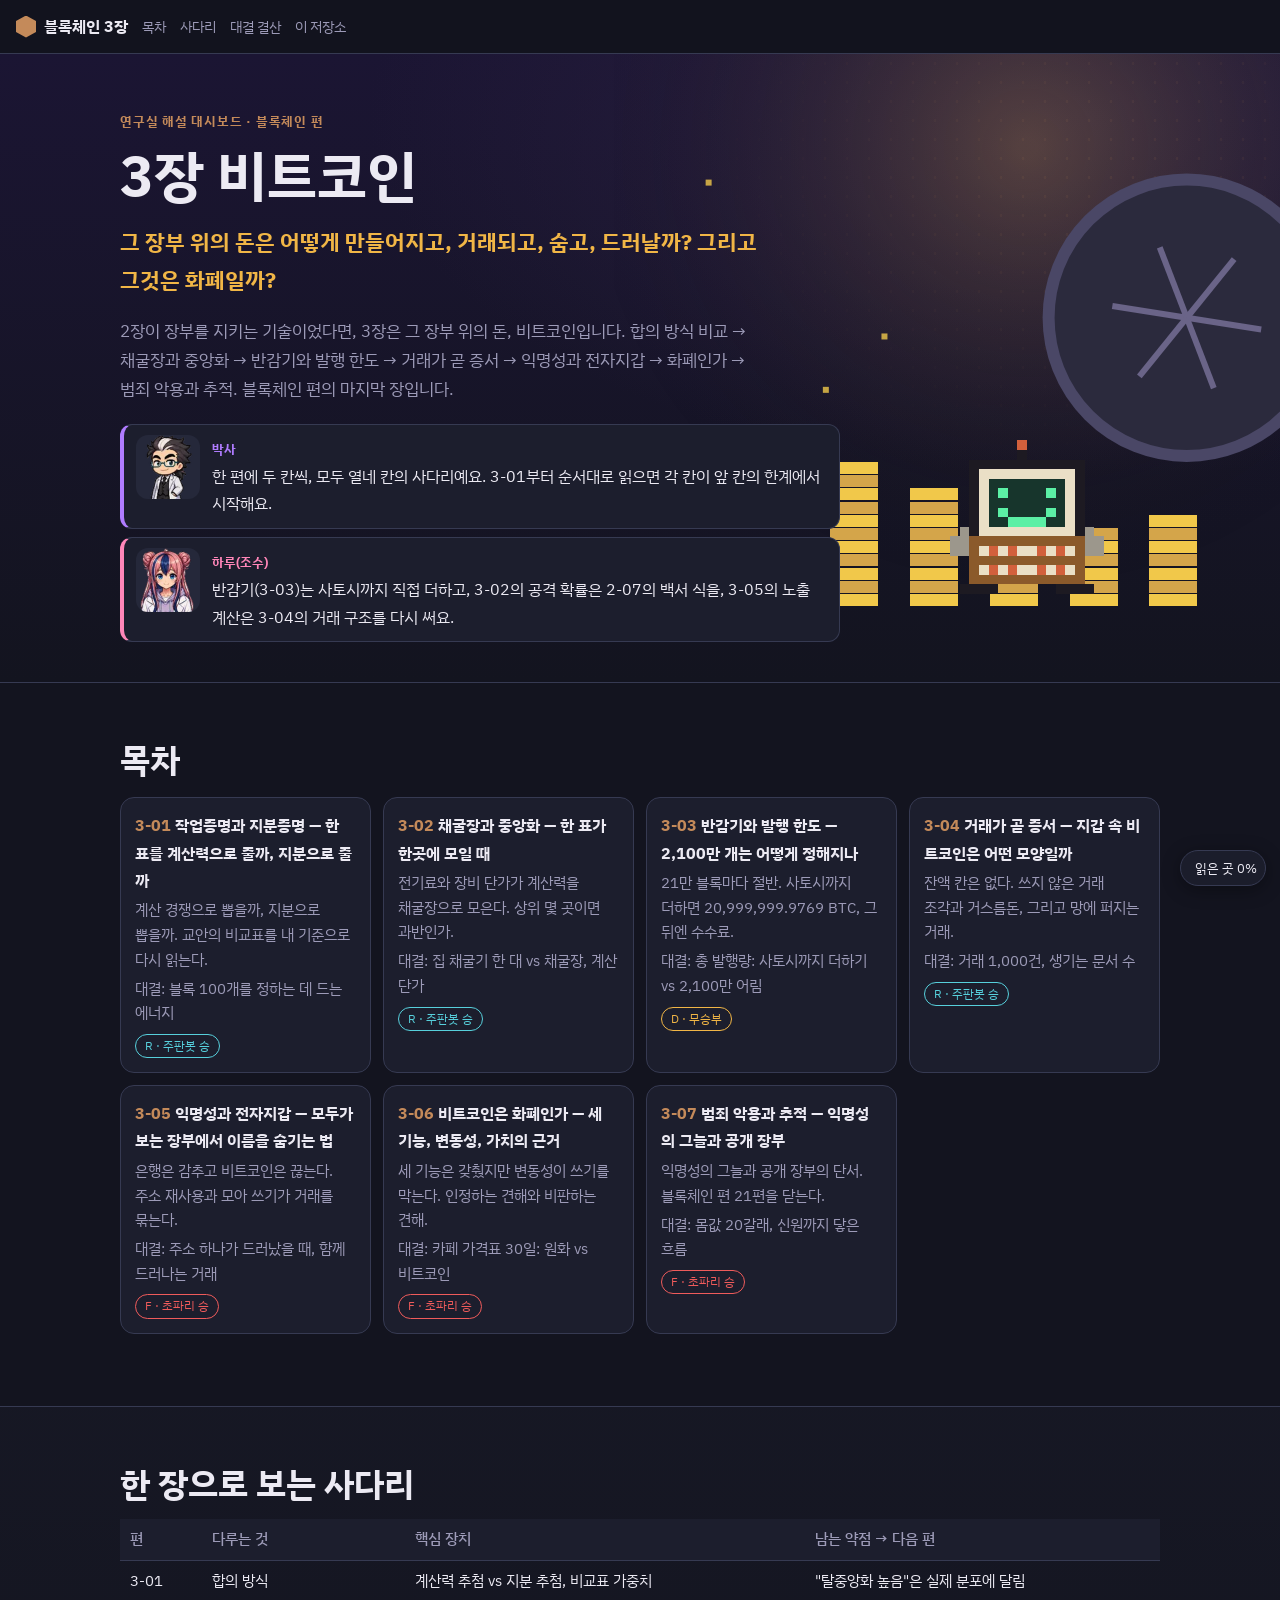
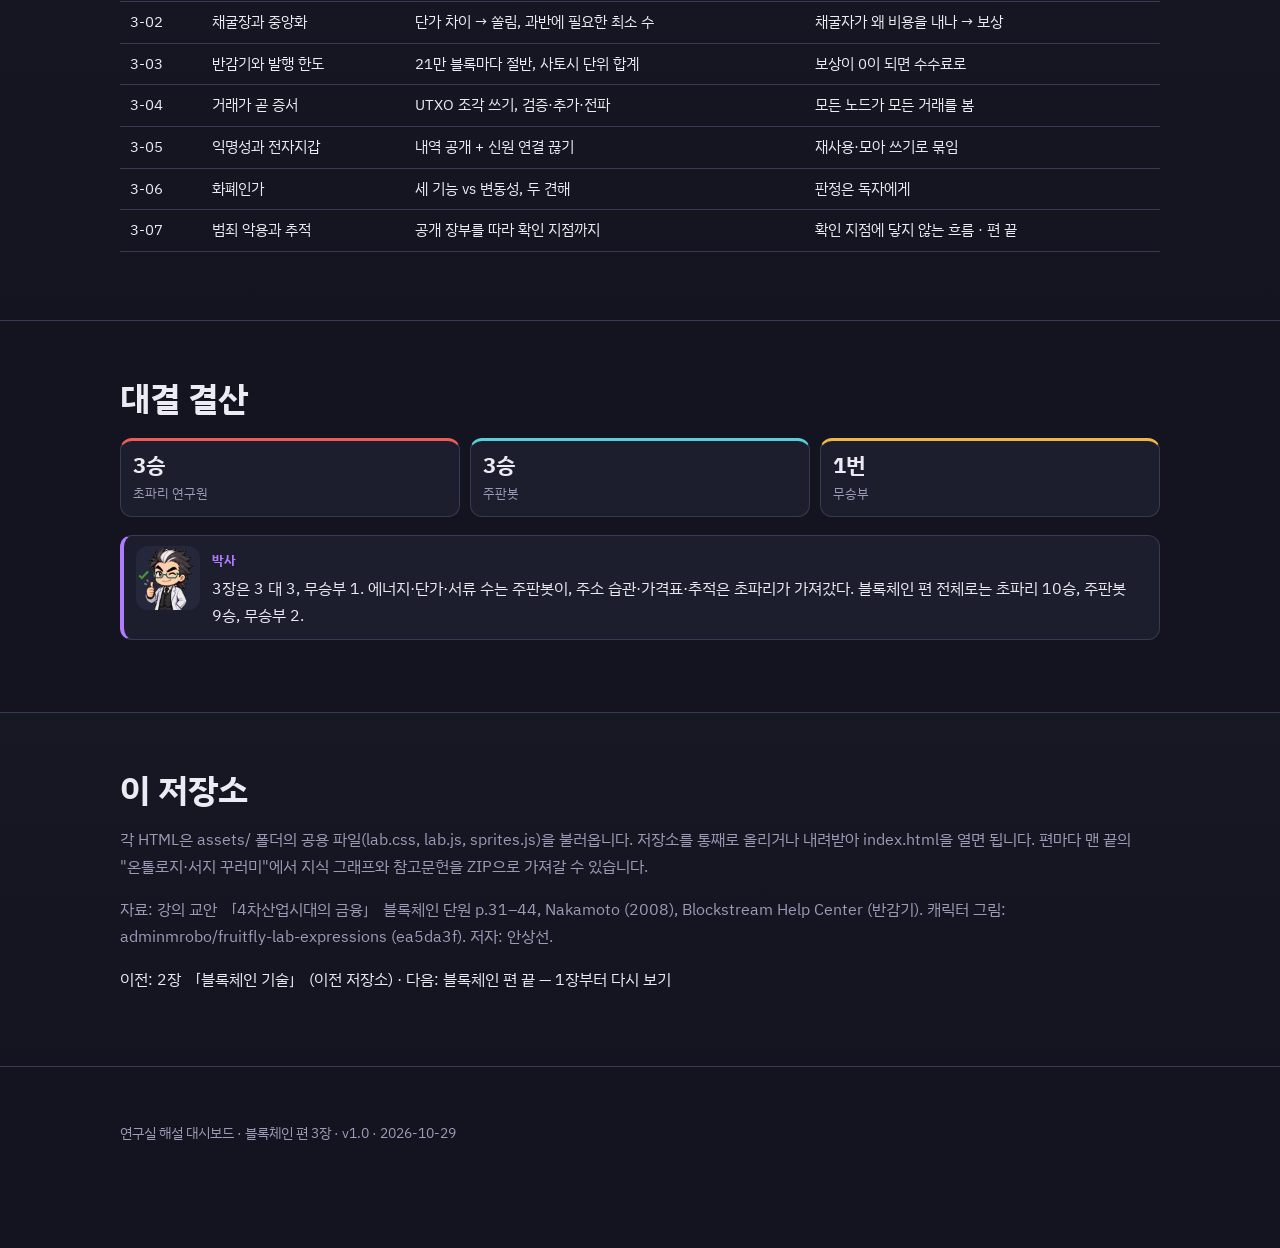
<file: index.html>
<!DOCTYPE html><html lang="ko"><head>
<meta charset="utf-8"><meta name="viewport" content="width=device-width, initial-scale=1, viewport-fit=cover">
<title>블록체인 3장 비트코인</title>
<meta name="description" content="블록체인 편 3장 「비트코인」 목차: 합의 방식, 채굴장, 반감기, 거래, 익명성, 화폐성, 범죄 악용과 추적의 일곱 편">
<link rel="preconnect" href="https://fonts.googleapis.com"><link rel="preconnect" href="https://fonts.gstatic.com" crossorigin>
<link href="https://fonts.googleapis.com/css2?family=IBM+Plex+Sans+KR:wght@400;500;700&display=swap" rel="stylesheet">
<link rel="stylesheet" href="assets/lab.css">
</head><body>
<div id="prog" aria-hidden="true"></div>
<nav class="top" aria-label="바로가기"><a class="logo" href="index.html"><i></i>블록체인 3장</a><a class="l" href="#toc">목차</a><a class="l" href="#ladder">사다리</a><a class="l" href="#score">대결 결산</a><a class="l" href="#about">이 저장소</a></nav>
<header class="hero" id="top"><div class="hex"></div>
  <div class="hero-bg" data-img="bg_ch3_index" role="img" aria-label="금화와 장부가 쌓인 회계실을 픽셀로 그린 배경"><canvas id="heroCv" aria-hidden="true"></canvas></div>
  <div class="wrap"><div class="hero-text">
    <div class="eyebrow">연구실 해설 대시보드 · 블록체인 편</div>
    <h1>3장 비트코인</h1>
    <p class="q">그 장부 위의 돈은 어떻게 만들어지고, 거래되고, 숨고, 드러날까? 그리고 그것은 화폐일까?</p>
    <p class="lead">2장이 장부를 지키는 기술이었다면, 3장은 그 장부 위의 돈, 비트코인입니다. 합의 방식 비교 → 채굴장과 중앙화 → 반감기와 발행 한도 → 거래가 곧 증서 → 익명성과 전자지갑 → 화폐인가 → 범죄 악용과 추적. 블록체인 편의 마지막 장입니다.</p></div>
    <div class="dialog"><div class="say " data-who="doc"><img class="who" data-who="doc" data-mood="front" data-img="doc_e08" alt="" aria-hidden="true"><div><b class="name">박사</b><p>한 편에 두 칸씩, 모두 열네 칸의 사다리예요. 3-01부터 순서대로 읽으면 각 칸이 앞 칸의 한계에서 시작해요.</p></div></div>
    <div class="say " data-who="asst"><img class="who" data-who="asst" data-mood="smile" data-img="asst_e13" alt="" aria-hidden="true"><div><b class="name">하루(조수)</b><p>반감기(3-03)는 사토시까지 직접 더하고, 3-02의 공격 확률은 2-07의 백서 식을, 3-05의 노출 계산은 3-04의 거래 구조를 다시 써요.</p></div></div></div>
  </div></header>
<section class="level" id="toc"><div class="wrap"><h2>목차</h2><div class="toc"><a href="3-01_pow-vs-pos.html"><span class="n">3-01</span> <b>작업증명과 지분증명 — 한 표를 계산력으로 줄까, 지분으로 줄까</b><p>계산 경쟁으로 뽑을까, 지분으로 뽑을까. 교안의 비교표를 내 기준으로 다시 읽는다.</p><p class="glabel">대결: 블록 100개를 정하는 데 드는 에너지</p><span class="res" style="color:var(--c-robo);border-color:var(--c-robo)">R · 주판봇 승</span></a><a href="3-02_mining-farms.html"><span class="n">3-02</span> <b>채굴장과 중앙화 — 한 표가 한곳에 모일 때</b><p>전기료와 장비 단가가 계산력을 채굴장으로 모은다. 상위 몇 곳이면 과반인가.</p><p class="glabel">대결: 집 채굴기 한 대 vs 채굴장, 계산 단가</p><span class="res" style="color:var(--c-robo);border-color:var(--c-robo)">R · 주판봇 승</span></a><a href="3-03_halving-and-cap.html"><span class="n">3-03</span> <b>반감기와 발행 한도 — 2,100만 개는 어떻게 정해지나</b><p>21만 블록마다 절반. 사토시까지 더하면 20,999,999.9769 BTC, 그 뒤엔 수수료.</p><p class="glabel">대결: 총 발행량: 사토시까지 더하기 vs 2,100만 어림</p><span class="res" style="color:var(--amber);border-color:var(--amber)">D · 무승부</span></a><a href="3-04_tx-is-the-note.html"><span class="n">3-04</span> <b>거래가 곧 증서 — 지갑 속 비트코인은 어떤 모양일까</b><p>잔액 칸은 없다. 쓰지 않은 거래 조각과 거스름돈, 그리고 망에 퍼지는 거래.</p><p class="glabel">대결: 거래 1,000건, 생기는 문서 수</p><span class="res" style="color:var(--c-robo);border-color:var(--c-robo)">R · 주판봇 승</span></a><a href="3-05_pseudonymous-wallet.html"><span class="n">3-05</span> <b>익명성과 전자지갑 — 모두가 보는 장부에서 이름을 숨기는 법</b><p>은행은 감추고 비트코인은 끊는다. 주소 재사용과 모아 쓰기가 거래를 묶는다.</p><p class="glabel">대결: 주소 하나가 드러났을 때, 함께 드러나는 거래</p><span class="res" style="color:var(--c-fly);border-color:var(--c-fly)">F · 초파리 승</span></a><a href="3-06_is-it-money.html"><span class="n">3-06</span> <b>비트코인은 화폐인가 — 세 기능, 변동성, 가치의 근거</b><p>세 기능은 갖췄지만 변동성이 쓰기를 막는다. 인정하는 견해와 비판하는 견해.</p><p class="glabel">대결: 카페 가격표 30일: 원화 vs 비트코인</p><span class="res" style="color:var(--c-fly);border-color:var(--c-fly)">F · 초파리 승</span></a><a href="3-07_misuse-and-tracing.html"><span class="n">3-07</span> <b>범죄 악용과 추적 — 익명성의 그늘과 공개 장부</b><p>익명성의 그늘과 공개 장부의 단서. 블록체인 편 21편을 닫는다.</p><p class="glabel">대결: 몸값 20갈래, 신원까지 닿은 흐름</p><span class="res" style="color:var(--c-fly);border-color:var(--c-fly)">F · 초파리 승</span></a></div></div></section>
<section class="level" id="ladder"><div class="wrap"><h2>한 장으로 보는 사다리</h2>
  <div class="tw"><table class="tb"><thead><tr><th>편</th><th>다루는 것</th><th>핵심 장치</th><th>남는 약점 → 다음 편</th></tr></thead><tbody>
  <tr><td>3-01</td><td>합의 방식</td><td>계산력 추첨 vs 지분 추첨, 비교표 가중치</td><td>"탈중앙화 높음"은 실제 분포에 달림</td></tr>
  <tr><td>3-02</td><td>채굴장과 중앙화</td><td>단가 차이 → 쏠림, 과반에 필요한 최소 수</td><td>채굴자가 왜 비용을 내나 → 보상</td></tr>
  <tr><td>3-03</td><td>반감기와 발행 한도</td><td>21만 블록마다 절반, 사토시 단위 합계</td><td>보상이 0이 되면 수수료로</td></tr>
  <tr><td>3-04</td><td>거래가 곧 증서</td><td>UTXO 조각 쓰기, 검증·추가·전파</td><td>모든 노드가 모든 거래를 봄</td></tr>
  <tr><td>3-05</td><td>익명성과 전자지갑</td><td>내역 공개 + 신원 연결 끊기</td><td>재사용·모아 쓰기로 묶임</td></tr>
  <tr><td>3-06</td><td>화폐인가</td><td>세 기능 vs 변동성, 두 견해</td><td>판정은 독자에게</td></tr>
  <tr><td>3-07</td><td>범죄 악용과 추적</td><td>공개 장부를 따라 확인 지점까지</td><td>확인 지점에 닿지 않는 흐름 · 편 끝</td></tr></tbody></table></div>
</div></section>
<section class="level" id="score"><div class="wrap"><h2>대결 결산</h2>
  <section class="kpis"><div class="kpi" style="border-top-color:var(--c-fly)"><b>3승</b><span>초파리 연구원</span></div><div class="kpi" style="border-top-color:var(--c-robo)"><b>3승</b><span>주판봇</span></div><div class="kpi a"><b>1번</b><span>무승부</span></div></section>
  <div class="say " data-who="doc"><img class="who" data-who="doc" data-mood="judge" data-img="doc_e10" alt="" aria-hidden="true"><div><b class="name">박사</b><p>3장은 3 대 3, 무승부 1. 에너지·단가·서류 수는 주판봇이, 주소 습관·가격표·추적은 초파리가 가져갔다. 블록체인 편 전체로는 초파리 10승, 주판봇 9승, 무승부 2.</p></div></div>
</div></section>
<section class="level" id="about"><div class="wrap"><h2>이 저장소</h2>
  <p class="sub">각 HTML은 assets/ 폴더의 공용 파일(lab.css, lab.js, sprites.js)을 불러옵니다. 저장소를 통째로 올리거나 내려받아 index.html을 열면 됩니다. 편마다 맨 끝의 "온톨로지·서지 꾸러미"에서 지식 그래프와 참고문헌을 ZIP으로 가져갈 수 있습니다.</p>
  <p class="sub">자료: 강의 교안 「4차산업시대의 금융」 블록체인 단원 p.31–44, Nakamoto (2008), Blockstream Help Center (반감기). 캐릭터 그림: adminmrobo/fruitfly-lab-expressions (ea5da3f). 저자: 안상선.</p>
  <p class="pn">이전: 2장 「블록체인 기술」 (이전 저장소) · 다음: 블록체인 편 끝 — 1장부터 다시 보기</p>
</div></section>
<footer><div class="wrap"><p>연구실 해설 대시보드 · 블록체인 편 3장 · v1.0 · 2026-10-29</p></div></footer>
<div id="tip"></div><div id="study"><span id="stTxt">읽은 곳 0%</span><button id="stBtn" hidden>밑줄</button></div>
<script src="assets/sprites.js"></script><script src="assets/lab.js"></script>
<script>Cast.fill();heroArt('C');requestAnimationFrame(loop);addEventListener('scroll',function(){var h=document.documentElement,p=Math.round(100*h.scrollTop/Math.max(1,h.scrollHeight-h.clientHeight));$('#prog').style.width=p+'%';$('#stTxt').textContent='읽은 곳 '+p+'%';},{passive:true});</script>
</body></html>
</file>
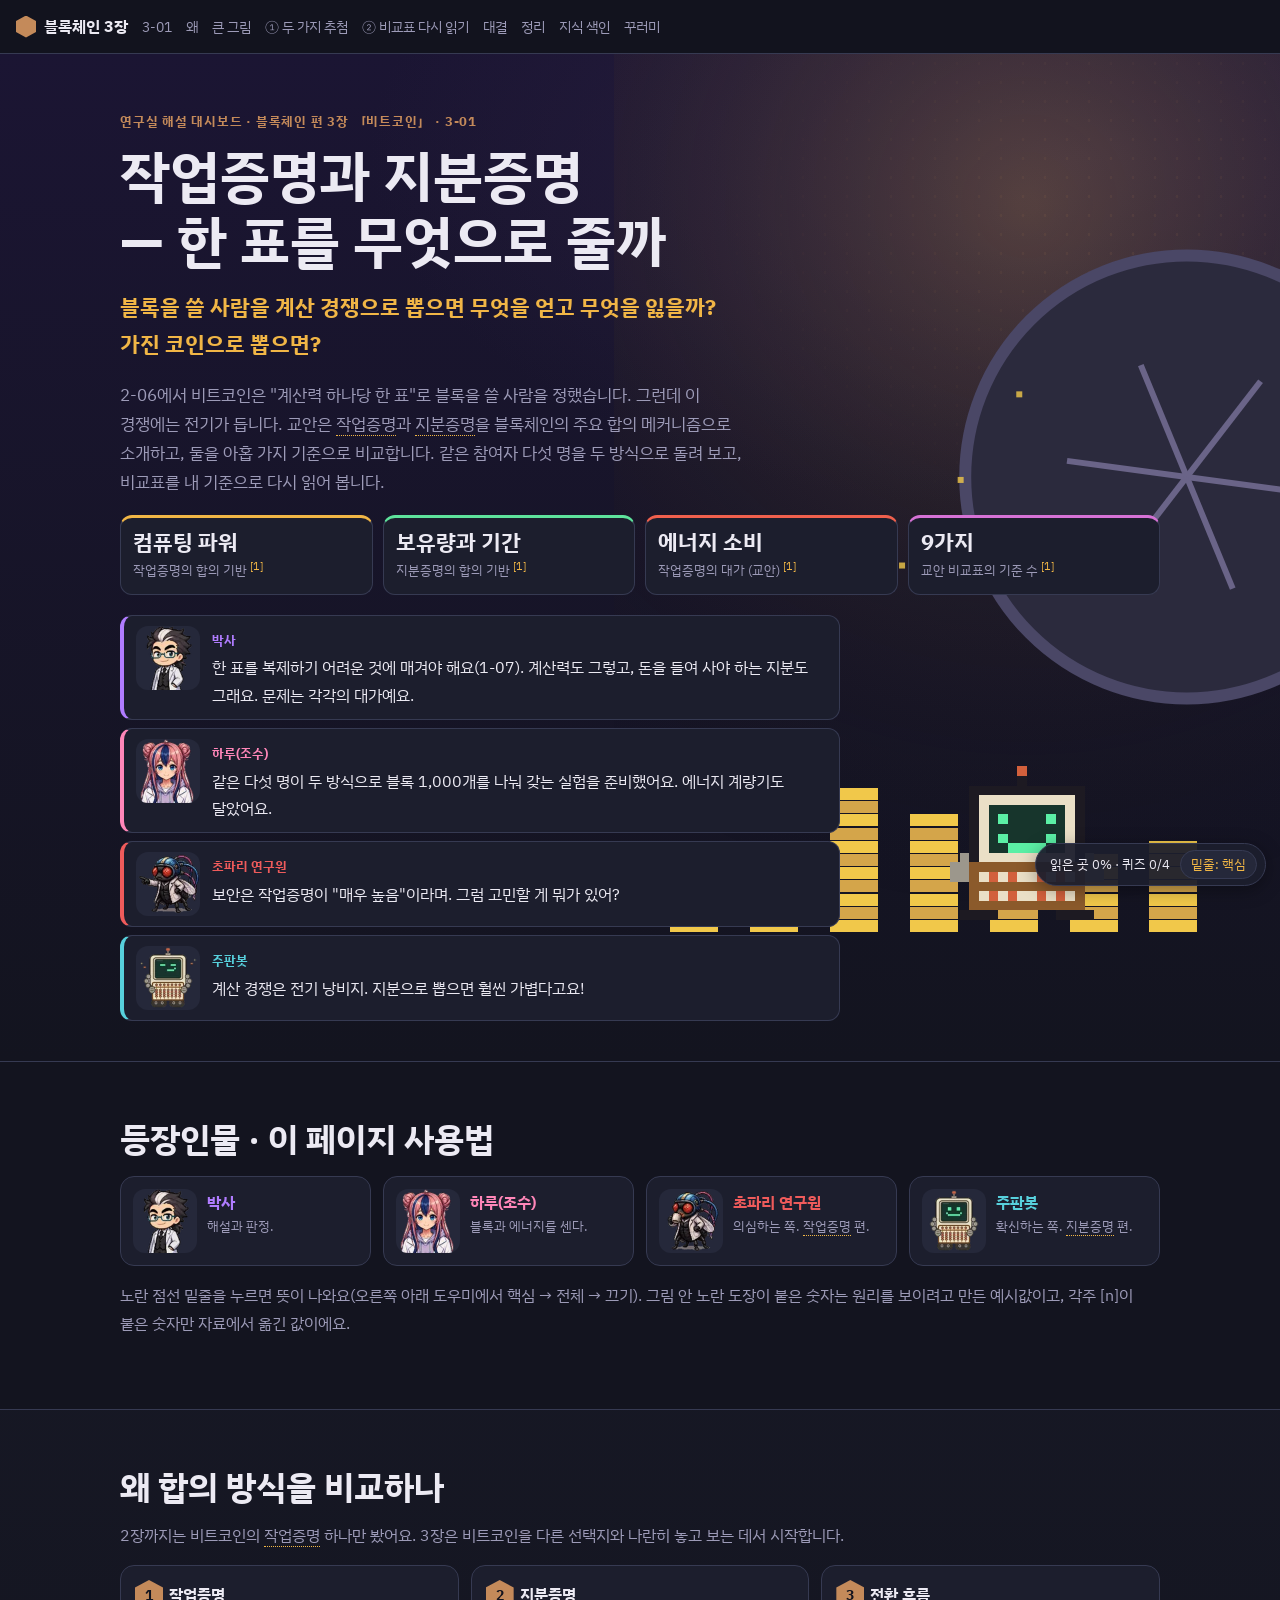
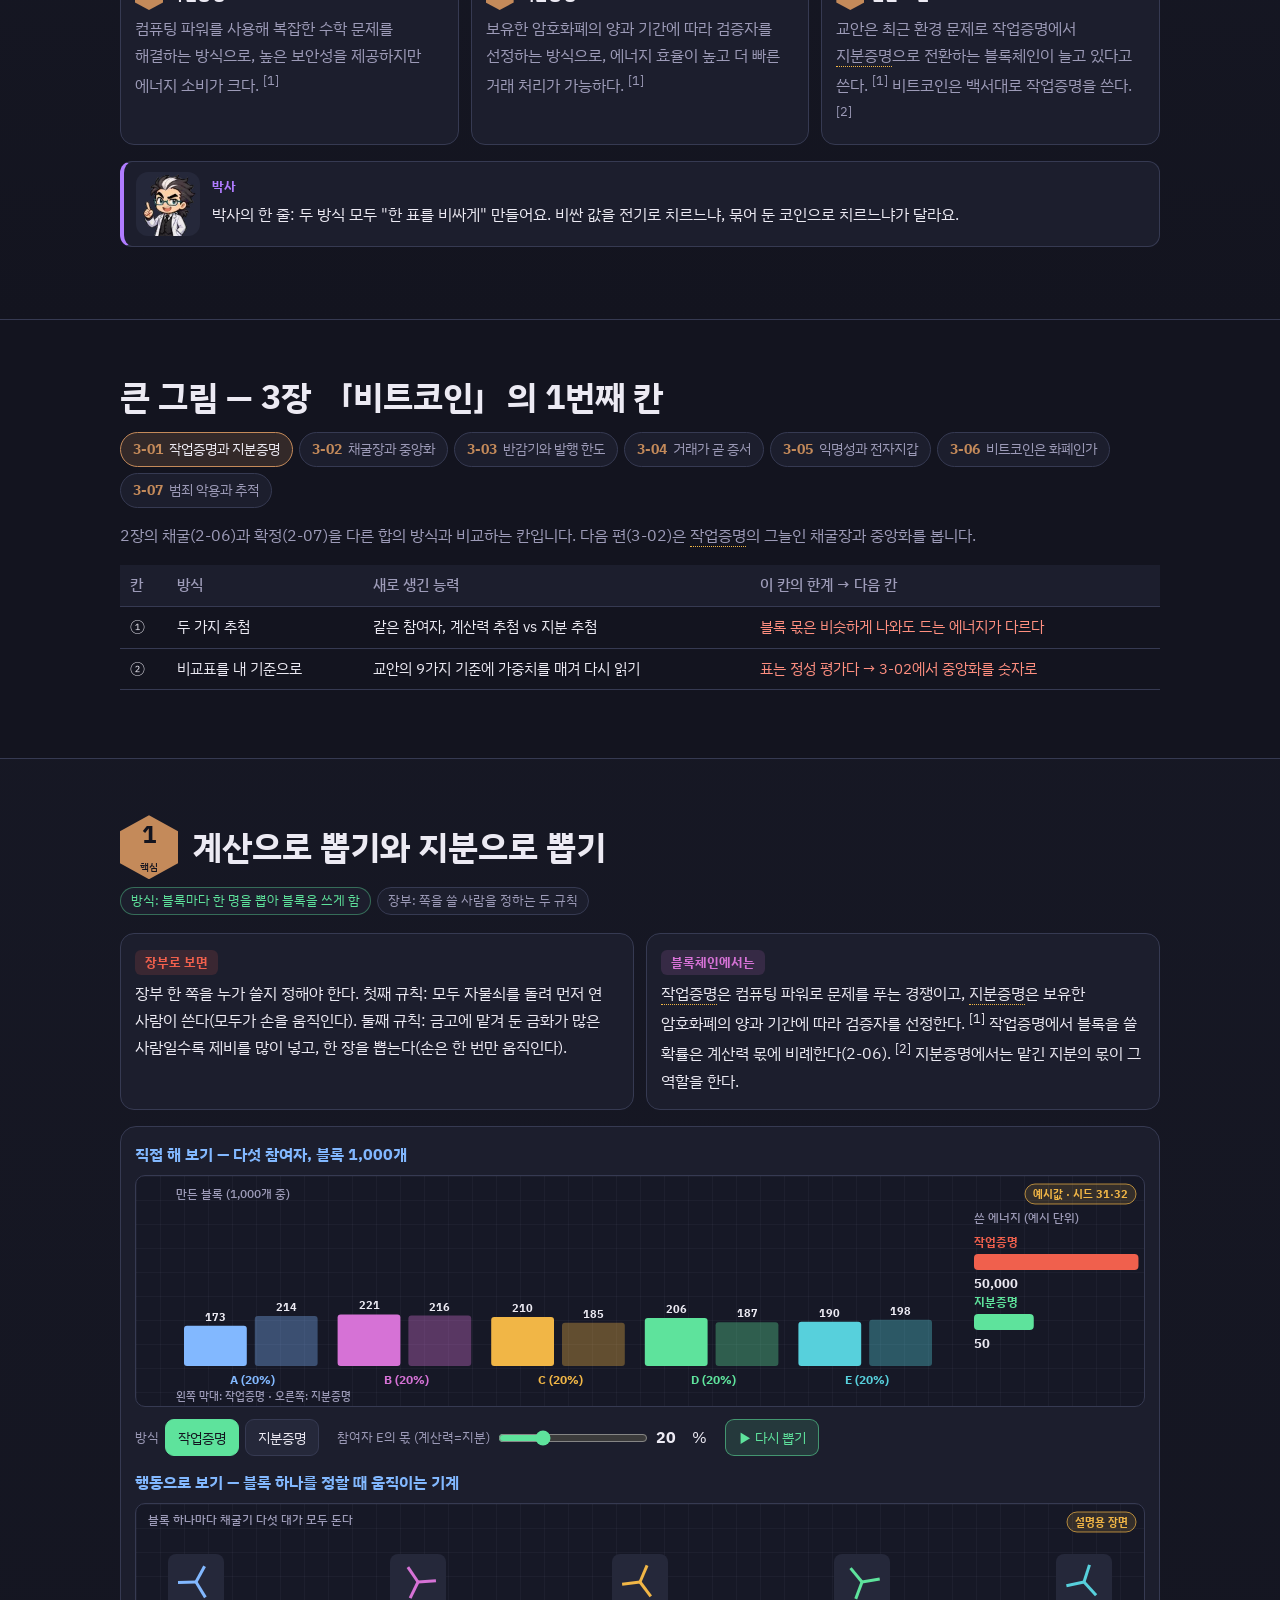
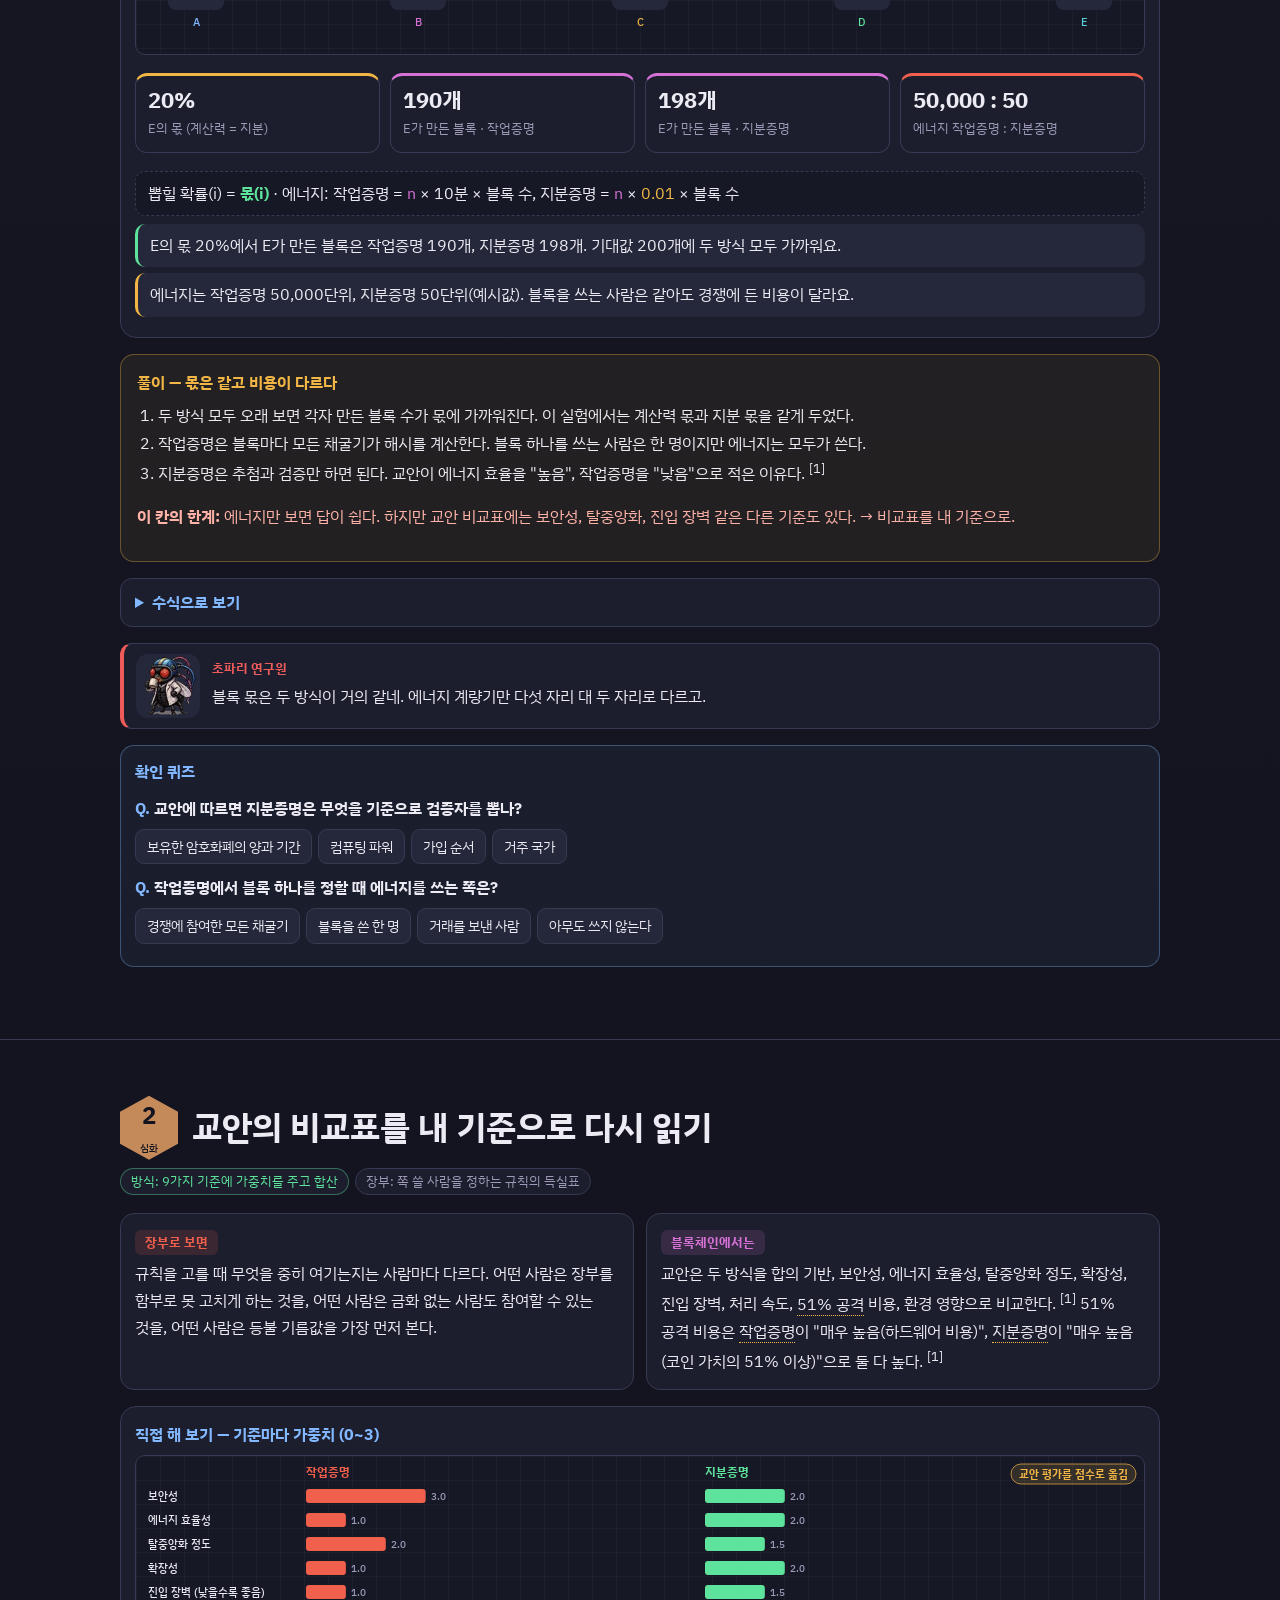
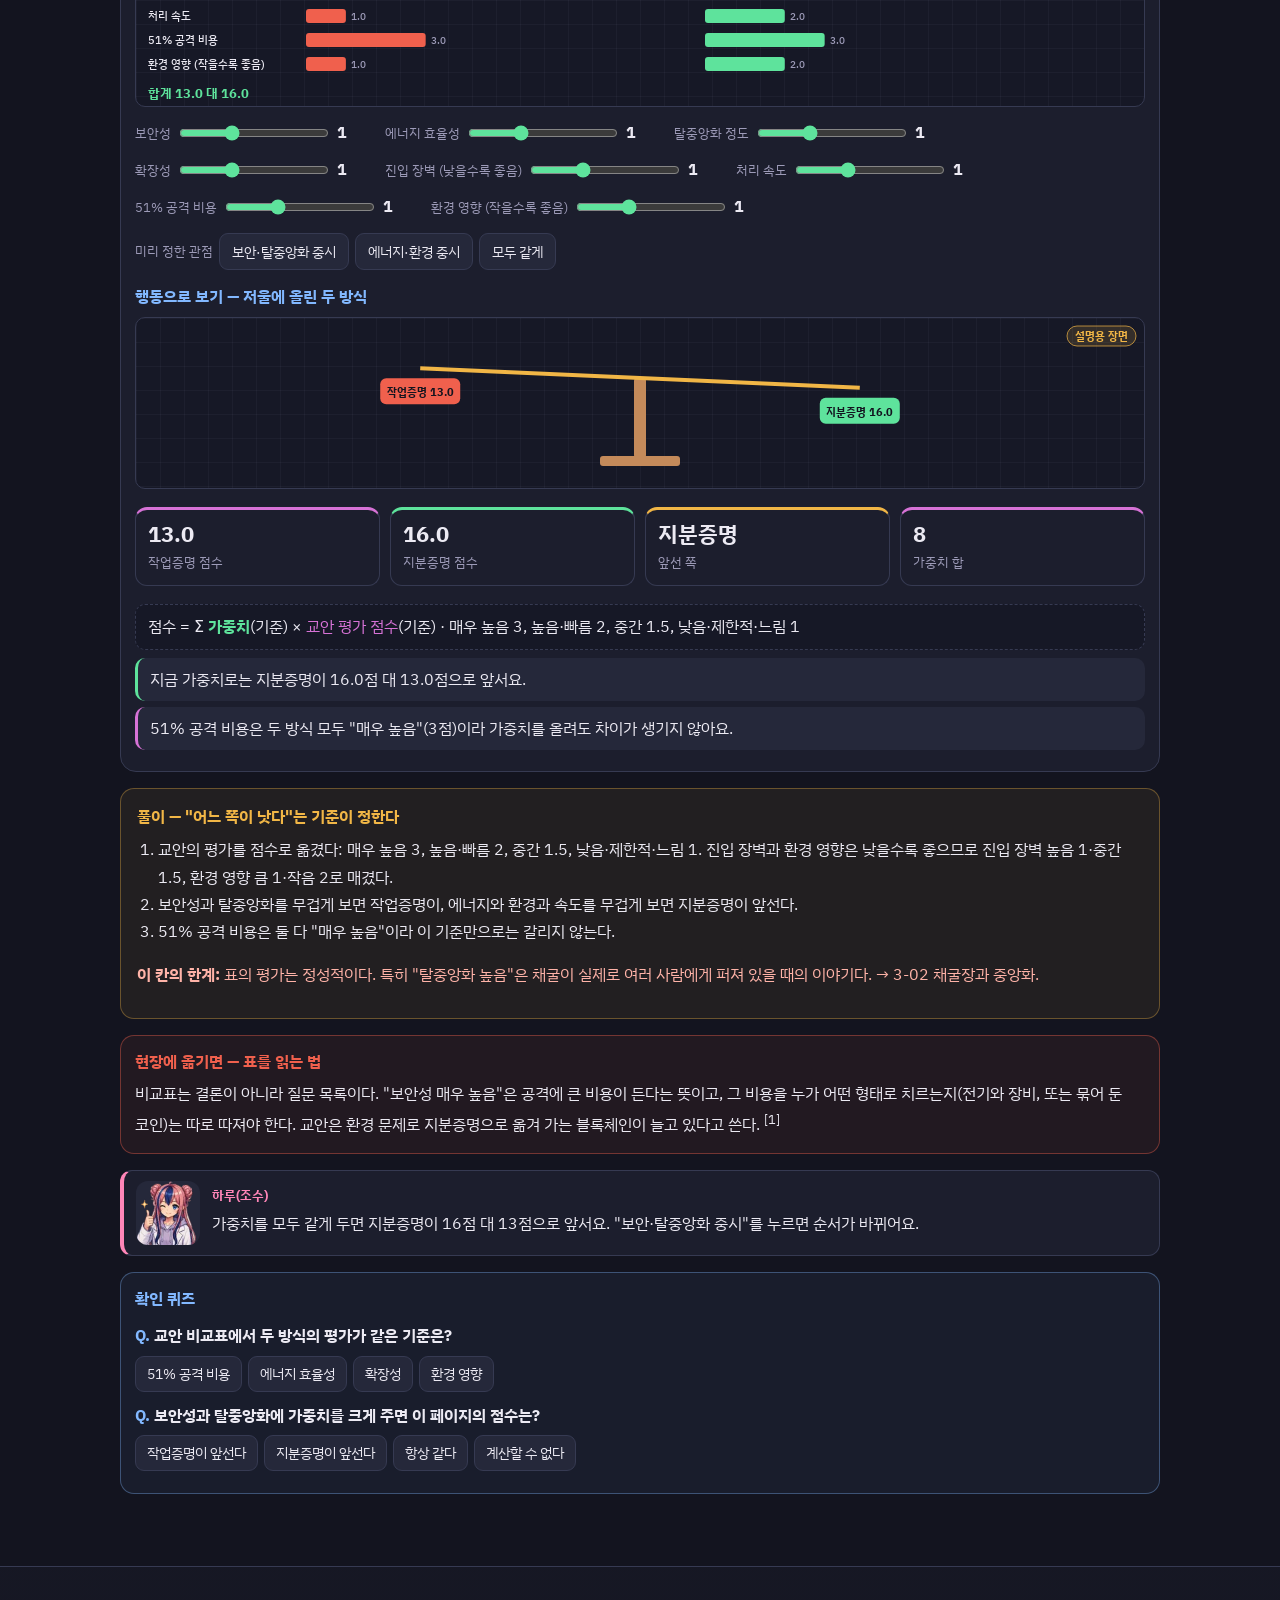
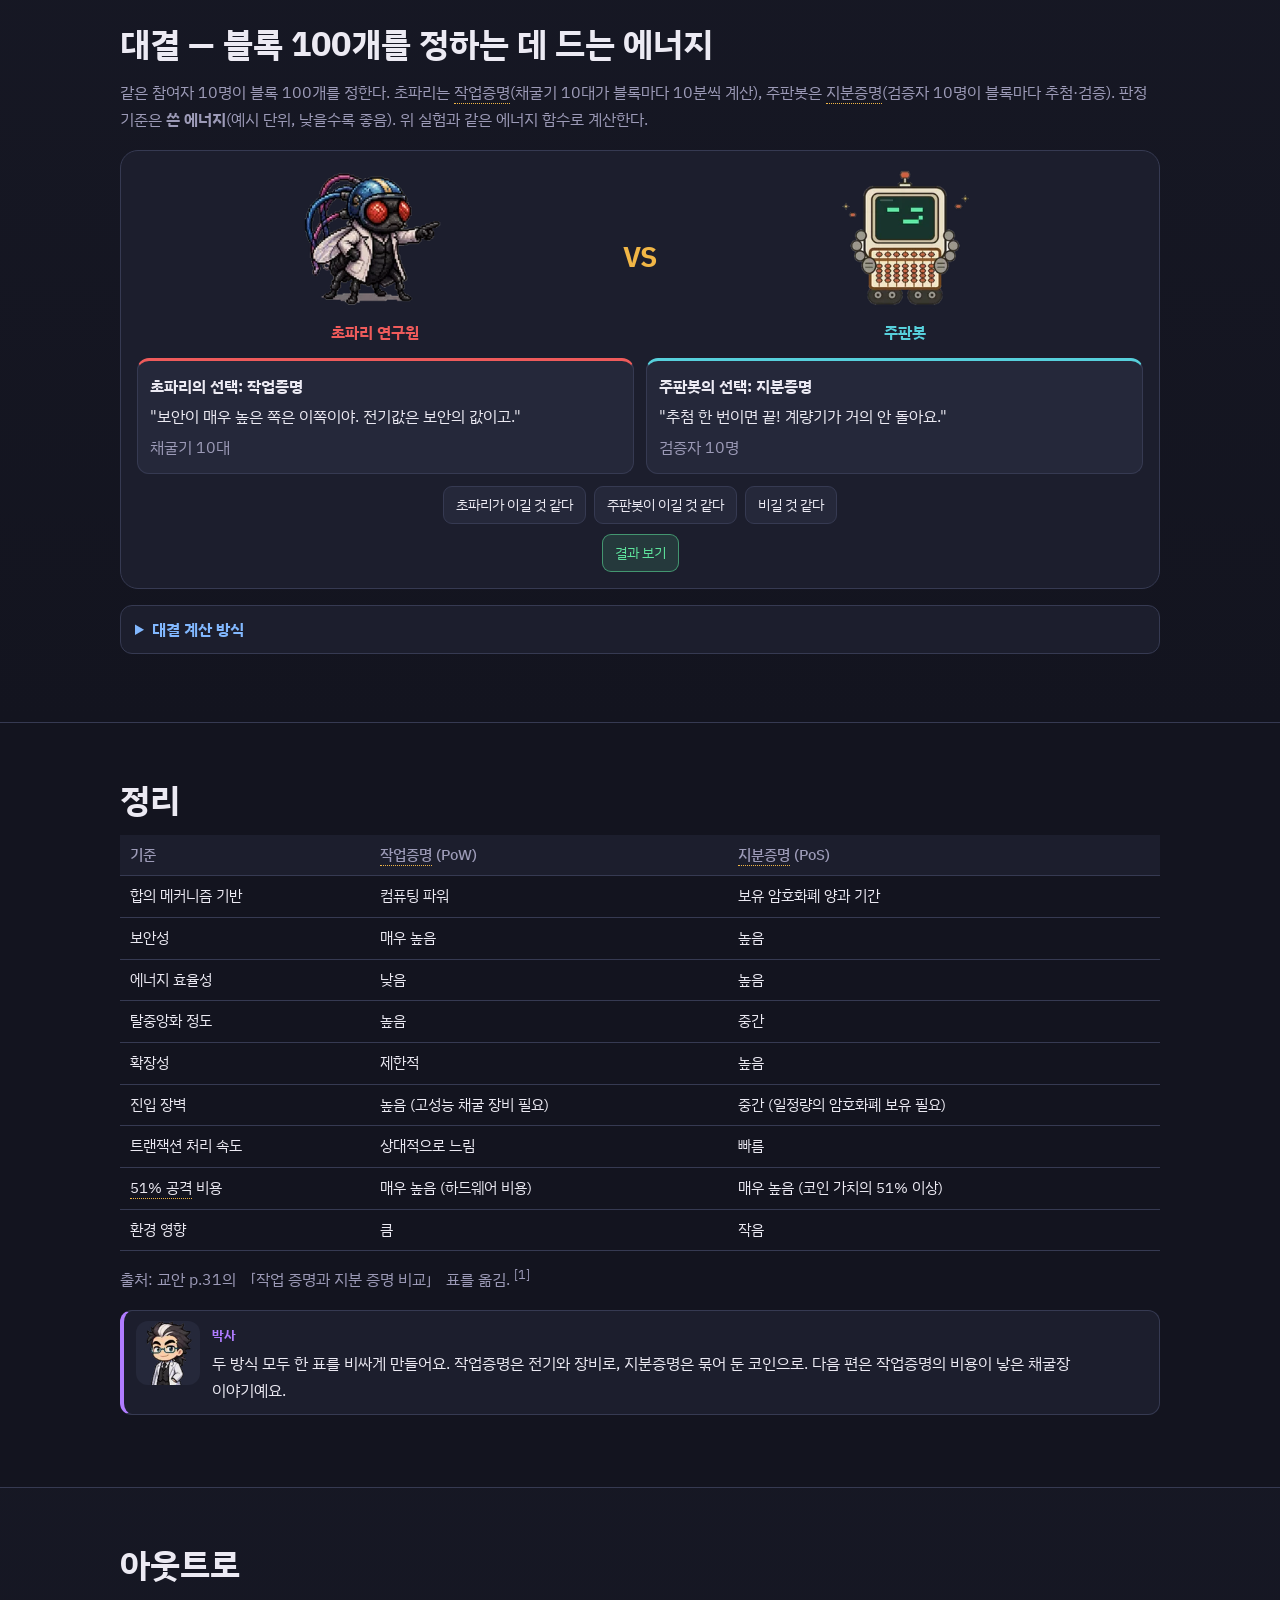
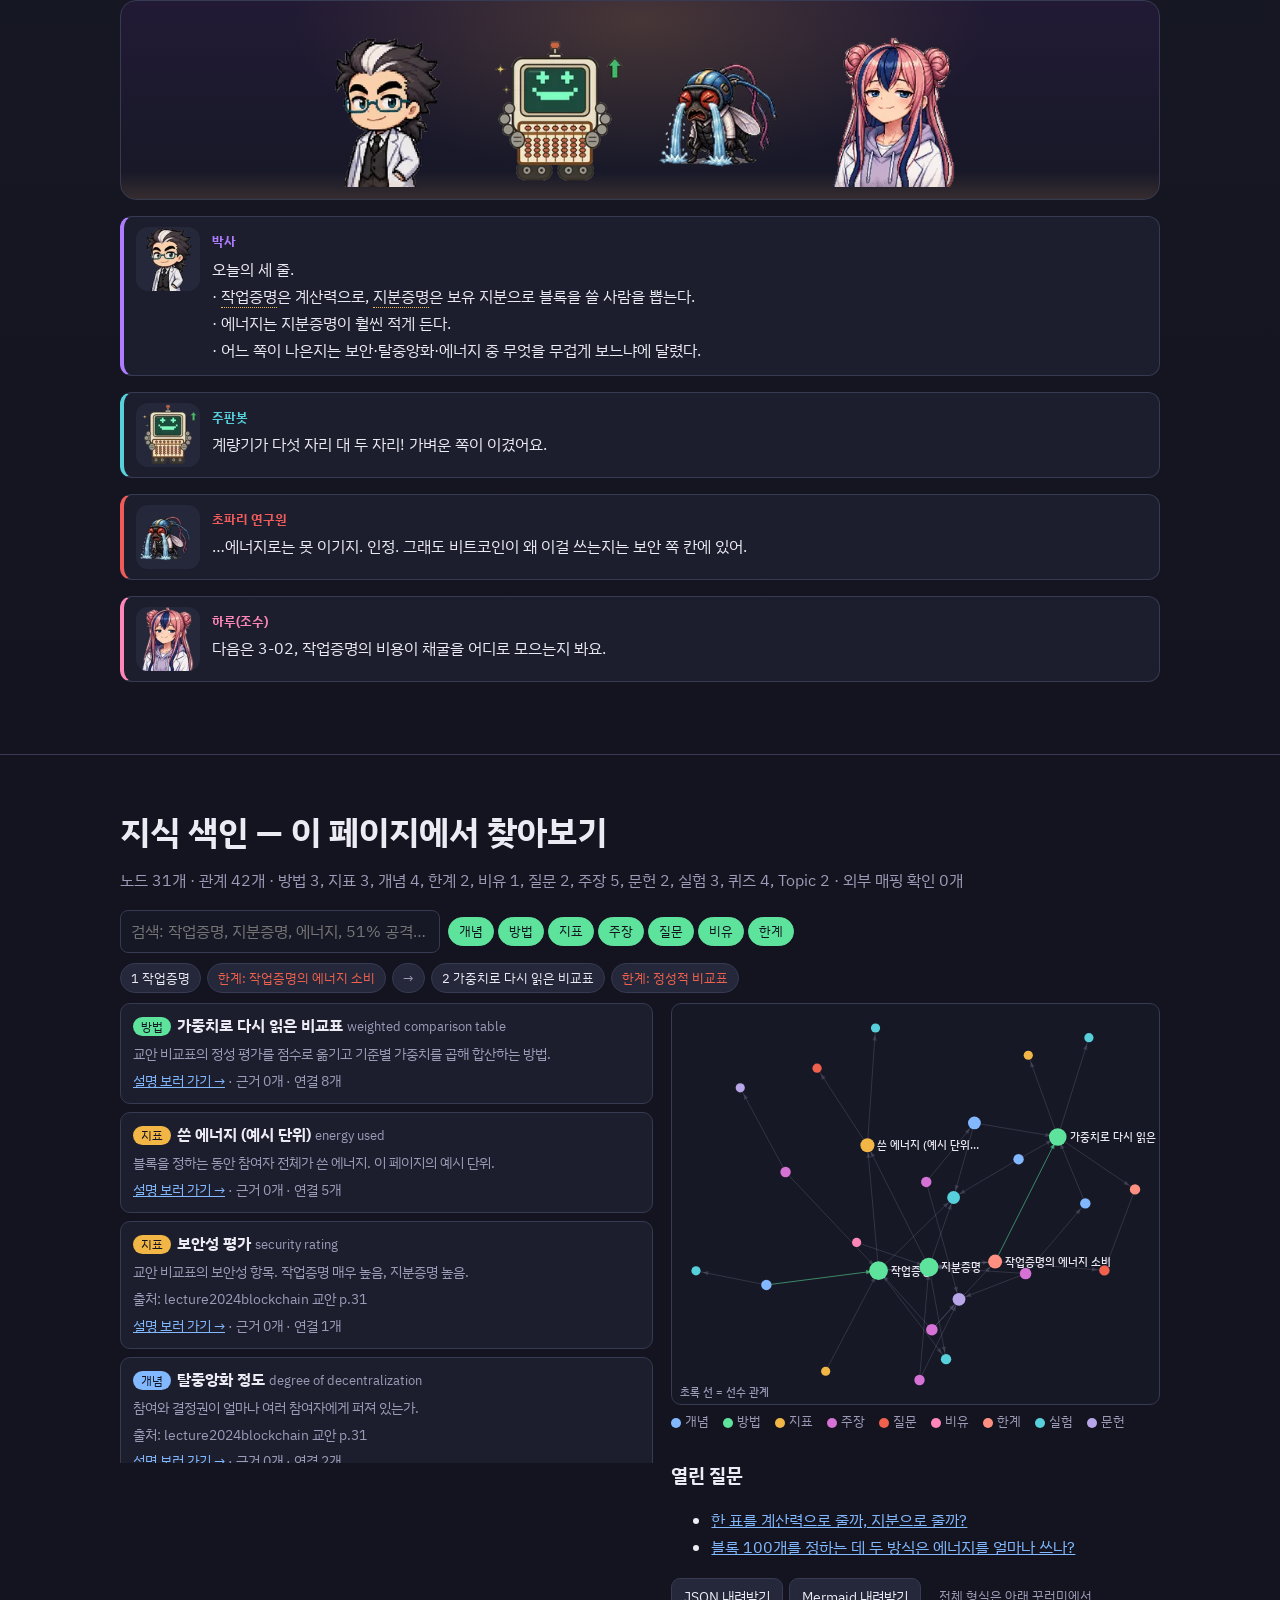
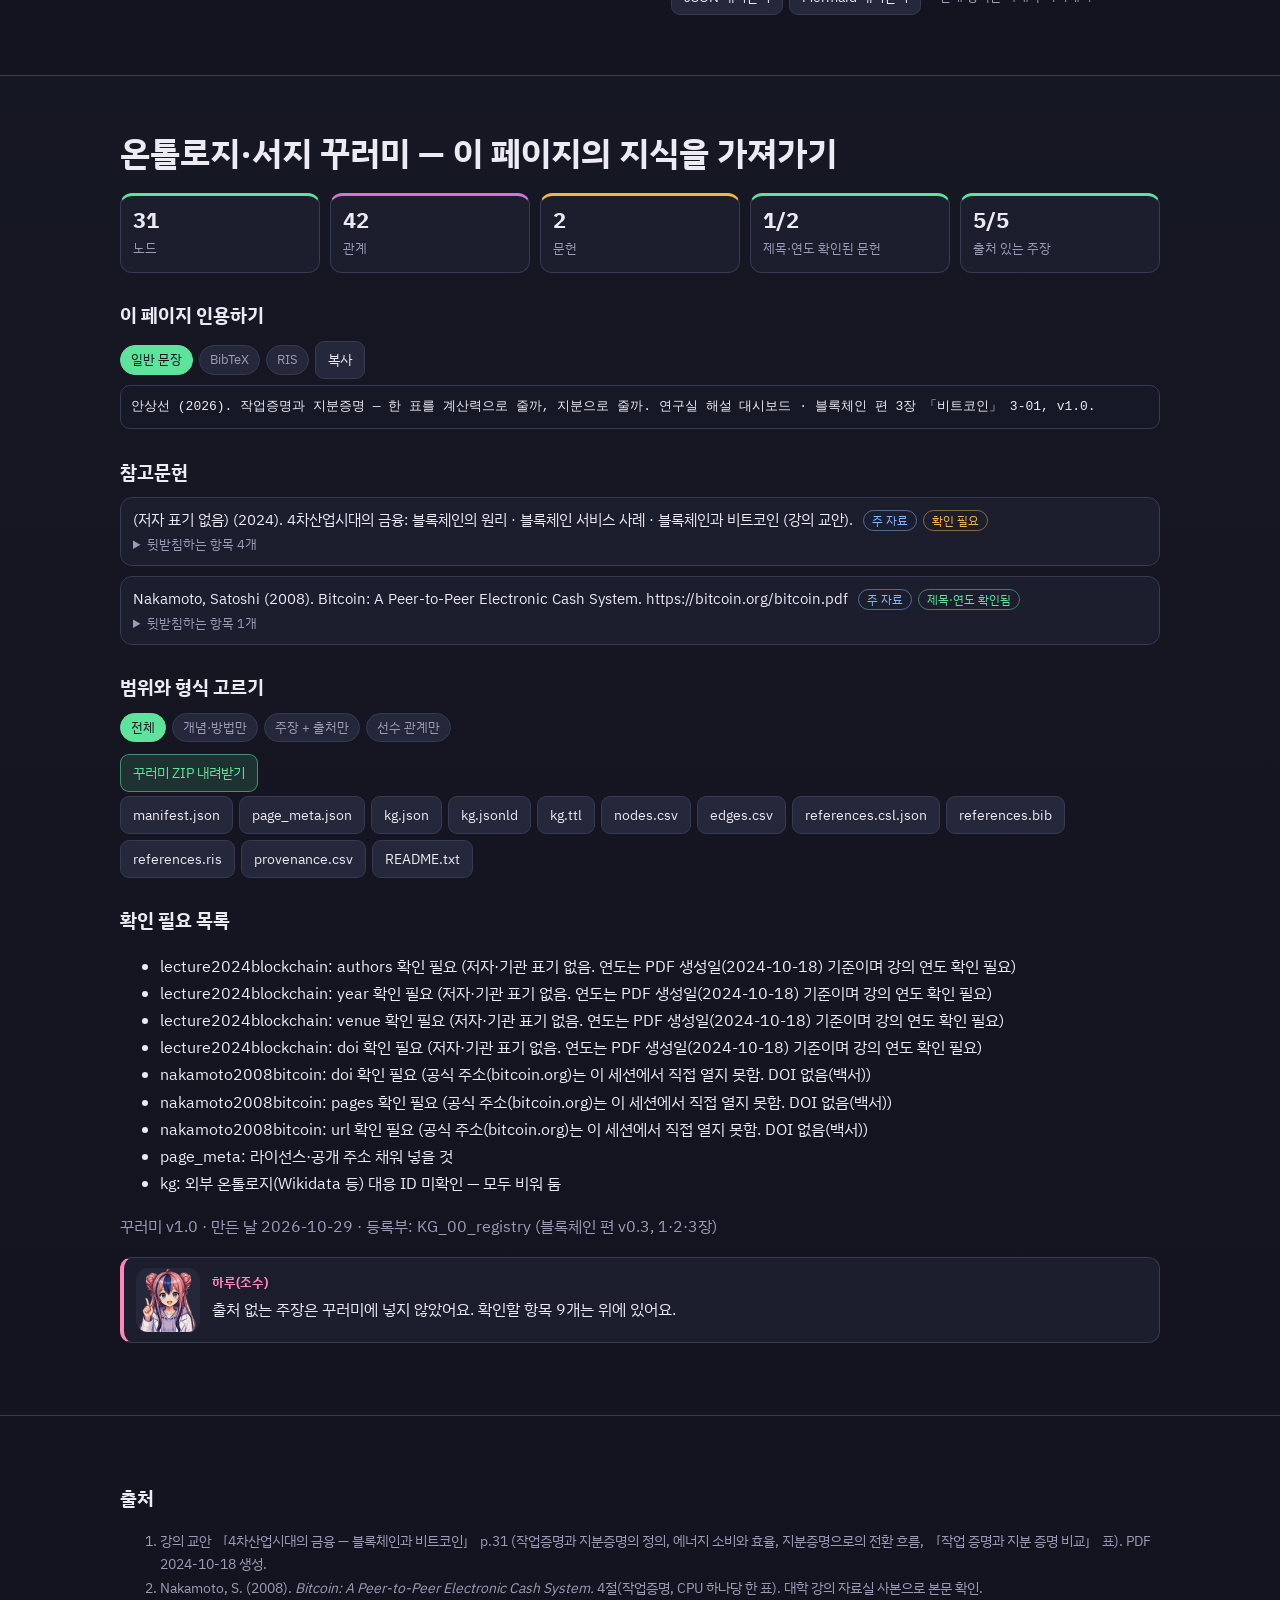
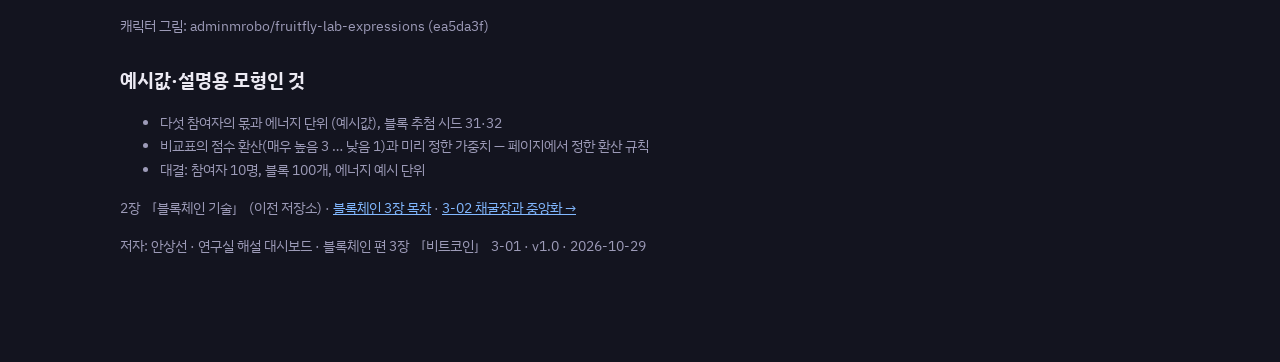
<file: 3-01_pow-vs-pos.html>
<!DOCTYPE html><html lang="ko"><head>
<meta charset="utf-8">
<meta name="viewport" content="width=device-width, initial-scale=1, viewport-fit=cover">
<title>작업증명과 지분증명</title>
<meta name="description" content="블록을 쓸 사람을 계산 경쟁으로 뽑는 작업증명과 보유 지분으로 뽑는 지분증명을 같은 참여자들로 돌려 보고, 교안의 비교표를 가중치로 다시 읽는 해설 페이지">
<meta name="citation_title" content="작업증명과 지분증명 — 한 표를 계산력으로 줄까, 지분으로 줄까"><meta name="citation_author" content="안상선">
<meta name="citation_publication_date" content="2026/10/29"><meta name="citation_language" content="ko">
<meta name="dc.title" content="작업증명과 지분증명 — 한 표를 계산력으로 줄까, 지분으로 줄까"><meta name="dc.creator" content="안상선"><meta name="dc.date" content="2026-10-29">
<meta name="dc.language" content="ko"><meta name="dcterms.isPartOf" content="연구실 해설 대시보드 · 블록체인 편 3장 「비트코인」"><meta name="dcterms.source" content="강의 교안 「블록체인과 비트코인」 p.31; Nakamoto (2008) 4절">
<link rel="preconnect" href="https://fonts.googleapis.com"><link rel="preconnect" href="https://fonts.gstatic.com" crossorigin>
<link href="https://fonts.googleapis.com/css2?family=IBM+Plex+Sans+KR:wght@400;500;700&display=swap" rel="stylesheet">
<link rel="stylesheet" href="assets/lab.css">
</head><body>
<div id="prog" aria-hidden="true"></div>
<nav class="top" aria-label="섹션 바로가기">
  <a class="logo" href="index.html"><i></i>블록체인 3장</a><a class="l" href="#top">3-01</a>
  <a class="l" href="#why">왜</a><a class="l" href="#big">큰 그림</a><a class="l" href="#lv1">① 두 가지 추첨</a><a class="l" href="#lv2">② 비교표 다시 읽기</a>
  <a class="l" href="#duel">대결</a><a class="l" href="#summary">정리</a><a class="l" href="#kg">지식 색인</a><a class="l" href="#export">꾸러미</a>
</nav>

<header class="hero" id="top">
  <div class="hex"></div>
  <div class="hero-bg" data-img="bg_3_01" role="img" aria-label="금화와 장부가 쌓인 회계실을 픽셀로 그린 배경"><canvas id="heroCv" aria-hidden="true"></canvas></div>
  <div class="wrap">
    <div class="hero-text">
      <div class="eyebrow">연구실 해설 대시보드 · 블록체인 편 3장 「비트코인」 · 3-01</div>
      <h1>작업증명과 지분증명<br>— 한 표를 무엇으로 줄까</h1>
      <p class="q">블록을 쓸 사람을 계산 경쟁으로 뽑으면 무엇을 얻고 무엇을 잃을까? 가진 코인으로 뽑으면?</p>
      <p class="lead">2-06에서 비트코인은 "계산력 하나당 한 표"로 블록을 쓸 사람을 정했습니다. 그런데 이 경쟁에는 전기가 듭니다. 교안은 작업증명과 지분증명을 블록체인의 주요 합의 메커니즘으로 소개하고, 둘을 아홉 가지 기준으로 비교합니다. 같은 참여자 다섯 명을 두 방식으로 돌려 보고, 비교표를 내 기준으로 다시 읽어 봅니다.</p>
    </div>
    <section class="kpis" aria-label="숫자 요약"><div class="kpi a"><b>컴퓨팅 파워</b><span>작업증명의 합의 기반 <sup>[1]</sup></span></div><div class="kpi g"><b>보유량과 기간</b><span>지분증명의 합의 기반 <sup>[1]</sup></span></div><div class="kpi r"><b>에너지 소비</b><span>작업증명의 대가 (교안) <sup>[1]</sup></span></div><div class="kpi m"><b>9가지</b><span>교안 비교표의 기준 수 <sup>[1]</sup></span></div></section>
    <div class="dialog" aria-label="캐릭터 대화"><div class="say " data-who="doc"><img class="who" data-who="doc" data-mood="think" data-img="doc_e09" alt="" aria-hidden="true"><div><b class="name">박사</b><p>한 표를 복제하기 어려운 것에 매겨야 해요(1-07). 계산력도 그렇고, 돈을 들여 사야 하는 지분도 그래요. 문제는 각각의 대가예요.</p></div></div><div class="say " data-who="asst"><img class="who" data-who="asst" data-mood="smile" data-img="asst_e13" alt="" aria-hidden="true"><div><b class="name">하루(조수)</b><p>같은 다섯 명이 두 방식으로 블록 1,000개를 나눠 갖는 실험을 준비했어요. 에너지 계량기도 달았어요.</p></div></div><div class="say " data-who="fly"><img class="who" data-who="fly" data-mood="point" data-img="fly_e08" alt="" aria-hidden="true"><div><b class="name">초파리 연구원</b><p>보안은 작업증명이 "매우 높음"이라며. 그럼 고민할 게 뭐가 있어?</p></div></div><div class="say " data-who="robo"><img class="who" data-who="robo" data-mood="coin" data-img="robo_e16" alt="" aria-hidden="true"><div><b class="name">주판봇</b><p>계산 경쟁은 전기 낭비지. 지분으로 뽑으면 훨씬 가볍다고요!</p></div></div></div>
  </div>
</header>

<section class="level" id="cast"><div class="wrap">
  <h2>등장인물 · 이 페이지 사용법</h2>
  <div class="cast"><div><img class="who" data-who="doc" data-mood="front" data-img="doc_e08" alt="" aria-hidden="true"><div><b style="color:var(--c-doc)">박사</b><small>해설과 판정.</small></div></div><div><img class="who" data-who="asst" data-mood="smile" data-img="asst_e13" alt="" aria-hidden="true"><div><b style="color:var(--c-asst)">하루(조수)</b><small>블록과 에너지를 센다.</small></div></div><div><img class="who" data-who="fly" data-mood="clip" data-img="fly_e10" alt="" aria-hidden="true"><div><b style="color:var(--c-fly)">초파리 연구원</b><small>의심하는 쪽. 작업증명 편.</small></div></div><div><img class="who" data-who="robo" data-mood="smile" data-img="robo_e13" alt="" aria-hidden="true"><div><b style="color:var(--c-robo)">주판봇</b><small>확신하는 쪽. 지분증명 편.</small></div></div></div>
  <p class="sub">노란 점선 밑줄을 누르면 뜻이 나와요(오른쪽 아래 도우미에서 핵심 → 전체 → 끄기). 그림 안 노란 도장이 붙은 숫자는 원리를 보이려고 만든 예시값이고, 각주 [n]이 붙은 숫자만 자료에서 옮긴 값이에요.</p>
</div></section>

<section class="level" id="why"><div class="wrap">
  <h2>왜 합의 방식을 비교하나</h2>
  <p class="sub">2장까지는 비트코인의 작업증명 하나만 봤어요. 3장은 비트코인을 다른 선택지와 나란히 놓고 보는 데서 시작합니다.</p>
  <div class="steps"><div><b class="n">1</b><b>작업증명</b><p class="sub" style="margin:.3em 0 0">컴퓨팅 파워를 사용해 복잡한 수학 문제를 해결하는 방식으로, 높은 보안성을 제공하지만 에너지 소비가 크다. <sup>[1]</sup></p></div><div><b class="n">2</b><b>지분증명</b><p class="sub" style="margin:.3em 0 0">보유한 암호화폐의 양과 기간에 따라 검증자를 선정하는 방식으로, 에너지 효율이 높고 더 빠른 거래 처리가 가능하다. <sup>[1]</sup></p></div><div><b class="n">3</b><b>전환 흐름</b><p class="sub" style="margin:.3em 0 0">교안은 최근 환경 문제로 작업증명에서 지분증명으로 전환하는 블록체인이 늘고 있다고 쓴다. <sup>[1]</sup> 비트코인은 백서대로 작업증명을 쓴다. <sup>[2]</sup></p></div></div>
  <div class="say " data-who="doc"><img class="who" data-who="doc" data-mood="e07" data-img="doc_e07" alt="" aria-hidden="true"><div><b class="name">박사</b><p>박사의 한 줄: 두 방식 모두 "한 표를 비싸게" 만들어요. 비싼 값을 전기로 치르느냐, 묶어 둔 코인으로 치르느냐가 달라요.</p></div></div>
</div></section>

<section class="level" id="big"><div class="wrap">
  <h2>큰 그림 — 3장 「비트코인」의 1번째 칸</h2>
  <nav class="path" aria-label="챕터 안 위치"><a class="pchip on" href="3-01_pow-vs-pos.html" aria-current="page"><b>3-01</b> 작업증명과 지분증명</a><a class="pchip" href="3-02_mining-farms.html"><b>3-02</b> 채굴장과 중앙화</a><a class="pchip" href="3-03_halving-and-cap.html"><b>3-03</b> 반감기와 발행 한도</a><a class="pchip" href="3-04_tx-is-the-note.html"><b>3-04</b> 거래가 곧 증서</a><a class="pchip" href="3-05_pseudonymous-wallet.html"><b>3-05</b> 익명성과 전자지갑</a><a class="pchip" href="3-06_is-it-money.html"><b>3-06</b> 비트코인은 화폐인가</a><a class="pchip" href="3-07_misuse-and-tracing.html"><b>3-07</b> 범죄 악용과 추적</a></nav>
  <p class="sub">2장의 채굴(2-06)과 확정(2-07)을 다른 합의 방식과 비교하는 칸입니다. 다음 편(3-02)은 작업증명의 그늘인 채굴장과 중앙화를 봅니다.</p>
  <div class="tw"><table class="tb">
    <thead><tr><th>칸</th><th>방식</th><th>새로 생긴 능력</th><th>이 칸의 한계 → 다음 칸</th></tr></thead>
    <tbody><tr><td>①</td><td>두 가지 추첨</td><td>같은 참여자, 계산력 추첨 vs 지분 추첨</td><td class="r">블록 몫은 비슷하게 나와도 드는 에너지가 다르다</td></tr><tr><td>②</td><td>비교표를 내 기준으로</td><td>교안의 9가지 기준에 가중치를 매겨 다시 읽기</td><td class="r">표는 정성 평가다 → 3-02에서 중앙화를 숫자로</td></tr></tbody></table></div>
  
</div></section>

<section class="level" id="lv1"><div class="wrap">
  <div class="lvhead"><div class="hexno">1<small>핵심</small></div><h2>계산으로 뽑기와 지분으로 뽑기</h2>
    <p class="sub"><span class="lvtag g">방식: 블록마다 한 명을 뽑아 블록을 쓰게 함</span><span class="lvtag ">장부: 쪽을 쓸 사람을 정하는 두 규칙</span></p></div>
  <div class="pair">
    <div><div class="tag fly">장부로 보면</div><p>장부 한 쪽을 누가 쓸지 정해야 한다. 첫째 규칙: 모두 자물쇠를 돌려 먼저 연 사람이 쓴다(모두가 손을 움직인다). 둘째 규칙: 금고에 맡겨 둔 금화가 많은 사람일수록 제비를 많이 넣고, 한 장을 뽑는다(손은 한 번만 움직인다).</p></div>
    <div><div class="tag nn">블록체인에서는</div><p>작업증명은 컴퓨팅 파워로 문제를 푸는 경쟁이고, 지분증명은 보유한 암호화폐의 양과 기간에 따라 검증자를 선정한다. <sup>[1]</sup> 작업증명에서 블록을 쓸 확률은 계산력 몫에 비례한다(2-06). <sup>[2]</sup> 지분증명에서는 맡긴 지분의 몫이 그 역할을 한다.</p></div>
  </div>
  <section class="panel"><h3>직접 해 보기 — 다섯 참여자, 블록 1,000개</h3>
    <div class="cwrap"><canvas id="c1" aria-label="다섯 참여자가 작업증명과 지분증명에서 각각 만든 블록 수와 쓴 에너지를 비교하는 막대그래프"></canvas></div>
    <div class="ctrl"><div class="group"><span class="glabel">방식</span><button class="bt" data-mode="pow" aria-pressed="true">작업증명</button><button class="bt" data-mode="pos" aria-pressed="false">지분증명</button></div>
      <div class="group"><span class="glabel">참여자 E의 몫 (계산력=지분)</span><input type="range" id="r1e" min="5" max="60" step="5" value="20" aria-label="참여자 E의 몫 퍼센트"><span class="val" id="v1e">20</span>%</div>
      <div class="group"><button class="bt primary" id="b1Run">▶ 다시 뽑기</button></div></div>
    <h3>행동으로 보기 — 블록 하나를 정할 때 움직이는 기계</h3>
    <div class="cwrap"><canvas id="c1b" class="wide" aria-label="작업증명에서는 모든 채굴기가 돌아가고 지분증명에서는 추첨 한 번만 일어나는 장면"></canvas></div>
    <section class="kpis" id="k1"></section><div class="eq" id="eq1"></div><div class="insight" id="ins1" aria-live="polite"></div></section>
  <div class="explain"><h4>풀이 — 몫은 같고 비용이 다르다</h4>
    <ol><li>두 방식 모두 오래 보면 각자 만든 블록 수가 몫에 가까워진다. 이 실험에서는 계산력 몫과 지분 몫을 같게 두었다.</li>
      <li>작업증명은 블록마다 모든 채굴기가 해시를 계산한다. 블록 하나를 쓰는 사람은 한 명이지만 에너지는 모두가 쓴다.</li>
      <li>지분증명은 추첨과 검증만 하면 된다. 교안이 에너지 효율을 "높음", 작업증명을 "낮음"으로 적은 이유다. <sup>[1]</sup></li></ol>
    <p class="limit"><b>이 칸의 한계:</b> 에너지만 보면 답이 쉽다. 하지만 교안 비교표에는 보안성, 탈중앙화, 진입 장벽 같은 다른 기준도 있다. → 비교표를 내 기준으로.</p></div>
  <details class="math"><summary>수식으로 보기</summary><p>블록마다 참여자 i가 뽑힐 확률 = 몫<sub>i</sub>. 에너지(예시 단위): 작업증명은 블록마다 채굴기 n대 × 10분 × 1단위/분, 지분증명은 블록마다 검증자 n명 × 0.01단위. 시드 31(작업증명)·32(지분증명)로 블록 1,000개를 뽑는다.</p><p class="lim">에너지 단위는 비교를 위한 예시값이다. 실제 소비량은 장비, 네트워크 규모, 지분증명의 구체적 설계에 따라 크게 다르다.</p></details>
  <div class="say " data-who="fly"><img class="who" data-who="fly" data-mood="type" data-img="fly_e09" alt="" aria-hidden="true"><div><b class="name">초파리 연구원</b><p>블록 몫은 두 방식이 거의 같네. 에너지 계량기만 다섯 자리 대 두 자리로 다르고.</p></div></div>
  <div class="quiz" data-quiz="lv1"></div>
</div></section>
<section class="level" id="lv2"><div class="wrap">
  <div class="lvhead"><div class="hexno">2<small>심화</small></div><h2>교안의 비교표를 내 기준으로 다시 읽기</h2>
    <p class="sub"><span class="lvtag g">방식: 9가지 기준에 가중치를 주고 합산</span><span class="lvtag ">장부: 쪽 쓸 사람을 정하는 규칙의 득실표</span></p></div>
  <div class="pair">
    <div><div class="tag fly">장부로 보면</div><p>규칙을 고를 때 무엇을 중히 여기는지는 사람마다 다르다. 어떤 사람은 장부를 함부로 못 고치게 하는 것을, 어떤 사람은 금화 없는 사람도 참여할 수 있는 것을, 어떤 사람은 등불 기름값을 가장 먼저 본다.</p></div>
    <div><div class="tag nn">블록체인에서는</div><p>교안은 두 방식을 합의 기반, 보안성, 에너지 효율성, 탈중앙화 정도, 확장성, 진입 장벽, 처리 속도, 51% 공격 비용, 환경 영향으로 비교한다. <sup>[1]</sup> 51% 공격 비용은 작업증명이 "매우 높음(하드웨어 비용)", 지분증명이 "매우 높음(코인 가치의 51% 이상)"으로 둘 다 높다. <sup>[1]</sup></p></div>
  </div>
  <section class="panel"><h3>직접 해 보기 — 기준마다 가중치 (0~3)</h3>
    <div class="cwrap"><canvas id="c2" aria-label="교안 비교표의 기준별 평가를 가중치로 곱해 작업증명과 지분증명의 점수를 비교한 막대그래프"></canvas></div>
    <div class="ctrl" id="w2"></div>
    <div class="ctrl"><div class="group"><span class="glabel">미리 정한 관점</span><button class="bt" data-pre="sec">보안·탈중앙화 중시</button><button class="bt" data-pre="eco">에너지·환경 중시</button><button class="bt" data-pre="even">모두 같게</button></div></div>
    <h3>행동으로 보기 — 저울에 올린 두 방식</h3>
    <div class="cwrap"><canvas id="c2b" class="wide" aria-label="가중치를 반영한 점수에 따라 저울이 기우는 장면"></canvas></div>
    <section class="kpis" id="k2"></section><div class="eq" id="eq2"></div><div class="insight" id="ins2" aria-live="polite"></div></section>
  <div class="explain"><h4>풀이 — "어느 쪽이 낫다"는 기준이 정한다</h4>
    <ol><li>교안의 평가를 점수로 옮겼다: 매우 높음 3, 높음·빠름 2, 중간 1.5, 낮음·제한적·느림 1. 진입 장벽과 환경 영향은 낮을수록 좋으므로 진입 장벽 높음 1·중간 1.5, 환경 영향 큼 1·작음 2로 매겼다.</li>
      <li>보안성과 탈중앙화를 무겁게 보면 작업증명이, 에너지와 환경과 속도를 무겁게 보면 지분증명이 앞선다.</li>
      <li>51% 공격 비용은 둘 다 "매우 높음"이라 이 기준만으로는 갈리지 않는다.</li></ol>
    <p class="limit"><b>이 칸의 한계:</b> 표의 평가는 정성적이다. 특히 "탈중앙화 높음"은 채굴이 실제로 여러 사람에게 퍼져 있을 때의 이야기다. → 3-02 채굴장과 중앙화.</p></div>
  <div class="bridge field"><h4>현장에 옮기면 — 표를 읽는 법</h4><p>비교표는 결론이 아니라 질문 목록이다. "보안성 매우 높음"은 공격에 큰 비용이 든다는 뜻이고, 그 비용을 누가 어떤 형태로 치르는지(전기와 장비, 또는 묶어 둔 코인)는 따로 따져야 한다. 교안은 환경 문제로 지분증명으로 옮겨 가는 블록체인이 늘고 있다고 쓴다. <sup>[1]</sup></p></div>
  <div class="say " data-who="asst"><img class="who" data-who="asst" data-mood="e10" data-img="asst_e10" alt="" aria-hidden="true"><div><b class="name">하루(조수)</b><p>가중치를 모두 같게 두면 지분증명이 16점 대 13점으로 앞서요. "보안·탈중앙화 중시"를 누르면 순서가 바뀌어요.</p></div></div>
  <div class="quiz" data-quiz="lv2"></div>
</div></section>

<section class="level" id="duel"><div class="wrap">
  <h2>대결 — 블록 100개를 정하는 데 드는 에너지</h2>
  <p class="sub">같은 참여자 10명이 블록 100개를 정한다. 초파리는 작업증명(채굴기 10대가 블록마다 10분씩 계산), 주판봇은 지분증명(검증자 10명이 블록마다 추첨·검증). 판정 기준은 <b>쓴 에너지</b>(예시 단위, 낮을수록 좋음). 위 실험과 같은 에너지 함수로 계산한다.</p>
  <div class="duel" id="duelBox">
    <div class="duelhead">
      <div><img data-who="fly" data-mood="point" data-img="fly_e08" data-face="right" alt="" aria-hidden="true"><div style="color:var(--c-fly);font-weight:700">초파리 연구원</div></div>
      <div class="vs">VS</div>
      <div><img data-who="robo" data-mood="coin" data-img="robo_e16" data-face="left" alt="" aria-hidden="true"><div style="color:var(--c-robo);font-weight:700">주판봇</div></div>
    </div>
    <div class="choices">
      <div class="choice fly"><b>초파리의 선택: 작업증명</b><p>"보안이 매우 높은 쪽은 이쪽이야. 전기값은 보안의 값이고."</p><p class="sub" style="margin:0">채굴기 10대</p></div>
      <div class="choice robo"><b>주판봇의 선택: 지분증명</b><p>"추첨 한 번이면 끝! 계량기가 거의 안 돌아요."</p><p class="sub" style="margin:0">검증자 10명</p></div>
    </div>
    <div class="guess" role="group" aria-label="먼저 맞혀 보기">
      <button class="bt" data-g="F" aria-pressed="false">초파리가 이길 것 같다</button>
      <button class="bt" data-g="R" aria-pressed="false">주판봇이 이길 것 같다</button>
      <button class="bt" data-g="D" aria-pressed="false">비길 것 같다</button>
    </div>
    <div style="text-align:center"><button class="bt primary reveal">결과 보기</button></div>
    <div class="after">
      <div class="score"><span class="f">초파리 <i id="scF">0</i></span><span class="r">주판봇 <i id="scR">0</i></span></div>
      <div class="bars" aria-live="polite"></div>
      <div class="say asst" data-who="asst"><img class="who" data-who="asst" data-mood="firm" data-img="asst_e12" alt="" aria-hidden="true"><div><b class="name">하루(조수)</b><p>—</p></div></div>
      <div class="say verdict" data-who="doc"><img class="who" data-who="doc" data-mood="judge" data-img="doc_e10" alt="" aria-hidden="true"><div><b class="name">박사</b><p>—</p></div></div>
      <p id="guessFb" class="sub"></p>
      
    </div>
  </div>
  <details class="math"><summary>대결 계산 방식</summary><p>작업증명: 10대 × 10분 × 1단위/분 × 블록 100개. 지분증명: 10명 × 0.01단위 × 블록 100개. 막대는 로그 눈금(1에서 10<sup>5</sup>까지)이다.</p><p class="lim">에너지 단위는 예시값이다. 이 대결은 에너지만 잰다. 보안성·탈중앙화는 ②칸에서 따로 본다.</p></details>
</div></section>

<section class="level" id="summary"><div class="wrap">
  <h2>정리</h2>
  <div class="tw"><table class="tb"><thead><tr><th>기준</th><th>작업증명 (PoW)</th><th>지분증명 (PoS)</th></tr></thead><tbody>
   <tr><td>합의 메커니즘 기반</td><td>컴퓨팅 파워</td><td>보유 암호화폐 양과 기간</td></tr>
   <tr><td>보안성</td><td>매우 높음</td><td>높음</td></tr>
   <tr><td>에너지 효율성</td><td>낮음</td><td>높음</td></tr>
   <tr><td>탈중앙화 정도</td><td>높음</td><td>중간</td></tr>
   <tr><td>확장성</td><td>제한적</td><td>높음</td></tr>
   <tr><td>진입 장벽</td><td>높음 (고성능 채굴 장비 필요)</td><td>중간 (일정량의 암호화폐 보유 필요)</td></tr>
   <tr><td>트랜잭션 처리 속도</td><td>상대적으로 느림</td><td>빠름</td></tr>
   <tr><td>51% 공격 비용</td><td>매우 높음 (하드웨어 비용)</td><td>매우 높음 (코인 가치의 51% 이상)</td></tr>
   <tr><td>환경 영향</td><td>큼</td><td>작음</td></tr></tbody></table></div>
   <p class="sub">출처: 교안 p.31의 「작업 증명과 지분 증명 비교」 표를 옮김. <sup>[1]</sup></p>
  <div class="say " data-who="doc"><img class="who" data-who="doc" data-mood="front" data-img="doc_e08" alt="" aria-hidden="true"><div><b class="name">박사</b><p>두 방식 모두 한 표를 비싸게 만들어요. 작업증명은 전기와 장비로, 지분증명은 묶어 둔 코인으로. 다음 편은 작업증명의 비용이 낳은 채굴장 이야기예요.</p></div></div>
</div></section>

<section class="level" id="outro"><div class="wrap">
  <h2>아웃트로</h2>
  <div class="stage" data-img="sc_3_01_outro" role="img" aria-label="무대 위에서 주판봇이 두 팔을 들고, 초파리 연구원이 폭포 눈물을 흘리며 인정하는 장면"><img data-who="doc" data-mood="front" data-img="doc_e08" alt="" aria-hidden="true"><img data-who="robo" data-mood="happy" data-img="robo_e12" alt="" aria-hidden="true"><img data-who="fly" data-mood="cry" data-img="fly_e21" alt="" aria-hidden="true"><img data-who="asst" data-mood="e16" data-img="asst_e16" alt="" aria-hidden="true"></div>
  <div class="say " data-who="doc"><img class="who" data-who="doc" data-mood="front" data-img="doc_e08" alt="" aria-hidden="true"><div><b class="name">박사</b><p>오늘의 세 줄.<br>· 작업증명은 계산력으로, 지분증명은 보유 지분으로 블록을 쓸 사람을 뽑는다.<br>· 에너지는 지분증명이 훨씬 적게 든다.<br>· 어느 쪽이 나은지는 보안·탈중앙화·에너지 중 무엇을 무겁게 보느냐에 달렸다.</p></div></div><div class="say " data-who="robo"><img class="who" data-who="robo" data-mood="happy" data-img="robo_e12" alt="" aria-hidden="true"><div><b class="name">주판봇</b><p>계량기가 다섯 자리 대 두 자리! 가벼운 쪽이 이겼어요.</p></div></div><div class="say " data-who="fly"><img class="who" data-who="fly" data-mood="cry" data-img="fly_e21" alt="" aria-hidden="true"><div><b class="name">초파리 연구원</b><p>…에너지로는 못 이기지. 인정. 그래도 비트코인이 왜 이걸 쓰는지는 보안 쪽 칸에 있어.</p></div></div><div class="say " data-who="asst"><img class="who" data-who="asst" data-mood="e16" data-img="asst_e16" alt="" aria-hidden="true"><div><b class="name">하루(조수)</b><p>다음은 3-02, 작업증명의 비용이 채굴을 어디로 모으는지 봐요.</p></div></div>
</div></section>

<section class="level" id="kg"><div class="wrap">
  <h2>지식 색인 — 이 페이지에서 찾아보기</h2>
  <p class="sub" id="kgStats"></p>
  <div class="kgtools"><input type="text" id="kgQ" placeholder="검색: 작업증명, 지분증명, 에너지, 51% 공격…" aria-label="지식 색인 검색"><div id="kgChips" role="group" aria-label="종류 필터"></div></div>
  <div class="flow" id="kgPath" aria-label="사다리 경로"></div>
  <div class="kggrid">
    <div class="kglist" id="kgList" aria-live="polite"></div>
    <div>
      <div class="cwrap"><canvas id="kgCv" aria-label="이 페이지 개념들의 관계 그래프. 노드를 누르면 목록에서 펼쳐진다"></canvas></div>
      <div class="legend" id="kgLegend"></div>
      <h3>열린 질문</h3><ul id="kgOpen"></ul>
      <div class="ctrl"><div class="group"><button class="bt" id="kgJson">JSON 내려받기</button><button class="bt" id="kgMmd">Mermaid 내려받기</button></div><span class="glabel">전체 형식은 아래 꾸러미에서</span></div>
    </div>
  </div>
</div></section>

<section class="level" id="export"><div class="wrap">
  <h2>온톨로지·서지 꾸러미 — 이 페이지의 지식을 가져가기</h2>
  <section class="kpis" id="exK"></section>
  <h3>이 페이지 인용하기</h3>
  <div class="group"><button class="chip" data-cf="text" aria-pressed="true">일반 문장</button><button class="chip" data-cf="bib" aria-pressed="false">BibTeX</button><button class="chip" data-cf="ris" aria-pressed="false">RIS</button><button class="bt" id="exCopy">복사</button></div>
  <pre class="cite" id="exCite"></pre>
  <h3>참고문헌</h3><div class="reflist" id="exRefs"></div>
  <h3>범위와 형식 고르기</h3>
  <div class="group" role="group" aria-label="범위"><button class="chip" data-sc="all" aria-pressed="true">전체</button><button class="chip" data-sc="concepts" aria-pressed="false">개념·방법만</button><button class="chip" data-sc="claims" aria-pressed="false">주장 + 출처만</button><button class="chip" data-sc="prereq" aria-pressed="false">선수 관계만</button></div>
  <div class="ctrl"><div class="group"><button class="bt primary" id="exZip">꾸러미 ZIP 내려받기</button></div></div>
  <div class="group" id="exFiles"></div>
  <div id="dlBox" class="panel"><h3 id="dlName">파일 내용</h3><p class="sub" style="margin:0">내려받기가 막힌 화면에서는 아래 내용을 복사해 같은 이름의 파일로 저장하세요.</p><div class="ctrl"><button class="bt" id="dlCopy">내용 복사</button><button class="bt" id="dlClose">닫기</button></div><pre class="cite" id="dlText"></pre></div>
  <h3>확인 필요 목록</h3><ul id="exTodo"></ul>
  <p class="sub" id="exVer"></p>
  <div class="say " data-who="asst"><img class="who" data-who="asst" data-mood="ledger" data-img="asst_e07" alt="" aria-hidden="true"><div><b class="name">하루(조수)</b><p><span id="exSay">출처 없는 주장은 꾸러미에 넣지 않았어요.</span></p></div></div>
</div></section>

<footer><div class="wrap">
  <h3>출처</h3><ol><li id="ref1">강의 교안 「4차산업시대의 금융 — 블록체인과 비트코인」 p.31 (작업증명과 지분증명의 정의, 에너지 소비와 효율, 지분증명으로의 전환 흐름, 「작업 증명과 지분 증명 비교」 표). PDF 2024-10-18 생성.</li><li id="ref2">Nakamoto, S. (2008). <i>Bitcoin: A Peer-to-Peer Electronic Cash System.</i> 4절(작업증명, CPU 하나당 한 표). 대학 강의 자료실 사본으로 본문 확인.</li></ol>
  <p>캐릭터 그림: adminmrobo/fruitfly-lab-expressions (ea5da3f)</p>
  <h3>예시값·설명용 모형인 것</h3><ul><li>다섯 참여자의 몫과 에너지 단위 (예시값), 블록 추첨 시드 31·32</li><li>비교표의 점수 환산(매우 높음 3 … 낮음 1)과 미리 정한 가중치 — 페이지에서 정한 환산 규칙</li><li>대결: 참여자 10명, 블록 100개, 에너지 예시 단위</li></ul>
  <p class="pn">2장 「블록체인 기술」 (이전 저장소) · <a href="index.html">블록체인 3장 목차</a> · <a href="3-02_mining-farms.html">3-02 채굴장과 중앙화 →</a></p>
  <p>저자: 안상선 · 연구실 해설 대시보드 · 블록체인 편 3장 「비트코인」 3-01 · v1.0 · 2026-10-29</p>
</div></footer>

<div id="tip" role="tooltip"></div>
<div id="study" aria-live="polite"><span id="stTxt">읽은 곳 0% · 퀴즈 0/0</span><button id="stBtn">밑줄: 핵심</button></div>
<script type="application/json" id="gloss-data">[["작업증명", "작업증명 (Proof of Work)", "합의", "계산 작업을 해냈다는 증거(목표보다 작은 해시)로 블록 생성 권한을 정하는 합의 방식.", "lab:method/proof-of-work", "#why", true], ["지분증명", "지분증명 (Proof of Stake)", "합의", "보유한 암호화폐의 양과 기간에 따라 블록을 검증할 사람을 뽑는 합의 방식. 계산 경쟁이 없어 에너지가 적게 든다.", "lab:method/proof-of-stake", "#why", true], ["51% 공격", "51% 공격 (majority attack)", "보안", "한 세력이 계산력(또는 지분)의 과반을 쥐고 사슬을 다시 쓰는 공격. 2-07의 식에서 q ≥ 0.5에 해당한다.", "lab:concept/majority-attack", "#lv2", true], ["계산력", "계산력 (hash rate)", "채굴", "채굴에 쓰는 장비가 1초에 계산하는 해시의 수. 블록을 먼저 찾을 확률은 계산력 몫에 비례한다.", "lab:metric/hash-rate", "#lv1", false], ["비트코인", "비트코인 (Bitcoin)", "화폐", "블록체인 기술을 바탕으로 한 디지털 화폐. 2008년 논문으로 소개되고 2009년 처음 발행됐다.", "lab:concept/bitcoin", "#why", false]]</script>
<script type="application/json" id="quiz-data">{"lv1": [{"q": "교안에 따르면 지분증명은 무엇을 기준으로 검증자를 뽑나?", "o": ["보유한 암호화폐의 양과 기간", "컴퓨팅 파워", "가입 순서", "거주 국가"], "a": 0, "why": "교안 p.31. 작업증명은 컴퓨팅 파워, 지분증명은 보유량과 기간이에요.", "hint": "\"왜\" 카드 둘째.", "c": "lab:method/proof-of-stake"}, {"q": "작업증명에서 블록 하나를 정할 때 에너지를 쓰는 쪽은?", "o": ["경쟁에 참여한 모든 채굴기", "블록을 쓴 한 명", "거래를 보낸 사람", "아무도 쓰지 않는다"], "a": 0, "why": "블록은 한 명이 쓰지만 모든 채굴기가 해시를 계산해요.", "hint": "\"행동으로 보기\" 장면.", "c": "lab:metric/energy-units"}], "lv2": [{"q": "교안 비교표에서 두 방식의 평가가 같은 기준은?", "o": ["51% 공격 비용", "에너지 효율성", "확장성", "환경 영향"], "a": 0, "why": "둘 다 \"매우 높음\"이에요. 작업증명은 하드웨어 비용, 지분증명은 코인 가치의 51% 이상.", "hint": "정리 표의 여덟째 줄.", "c": "lab:concept/majority-attack"}, {"q": "보안성과 탈중앙화에 가중치를 크게 주면 이 페이지의 점수는?", "o": ["작업증명이 앞선다", "지분증명이 앞선다", "항상 같다", "계산할 수 없다"], "a": 0, "why": "교안 표에서 보안성은 매우 높음 대 높음, 탈중앙화는 높음 대 중간이에요.", "hint": "\"보안·탈중앙화 중시\" 버튼.", "c": "lab:method/weighted-comparison"}]}</script>
<script type="application/json" id="kg-raw">{"version": "1.0", "page": "3-01_pow-vs-pos", "created": "2026-10-29", "registry": "KG_00_registry (블록체인 편 v0.3, 1·2·3장)", "ladder": ["lab:method/proof-of-work", "lab:method/weighted-comparison"], "nodes": [{"id": "lab:method/weighted-comparison", "type": "Method", "label": {"ko": "가중치로 다시 읽은 비교표", "en": "weighted comparison table"}, "page": "3-01_pow-vs-pos", "anchor": "#lv2", "family": "systems", "anchorType": "C", "flyStrength": "none", "status": "known", "confidence": "high", "coverage": "explained", "definition": {"ko": "교안 비교표의 정성 평가를 점수로 옮기고 기준별 가중치를 곱해 합산하는 방법."}, "level": 3, "match": [{"scheme": "wikidata", "id": "", "rel": "closeMatch", "verified": false}], "domain": ["fin"]}, {"id": "lab:metric/energy-units", "type": "Metric", "label": {"ko": "쓴 에너지 (예시 단위)", "en": "energy used"}, "page": "3-01_pow-vs-pos", "anchor": "#lv1", "family": "systems", "anchorType": "C", "flyStrength": "none", "status": "known", "confidence": "high", "coverage": "explained", "definition": {"ko": "블록을 정하는 동안 참여자 전체가 쓴 에너지. 이 페이지의 예시 단위."}, "level": 3, "match": [{"scheme": "wikidata", "id": "", "rel": "closeMatch", "verified": false}], "domain": ["fin"]}, {"id": "lab:metric/security-rating", "type": "Metric", "label": {"ko": "보안성 평가", "en": "security rating"}, "page": "3-01_pow-vs-pos", "anchor": "#lv2", "family": "systems", "anchorType": "C", "flyStrength": "none", "status": "known", "confidence": "high", "coverage": "explained", "definition": {"ko": "교안 비교표의 보안성 항목. 작업증명 매우 높음, 지분증명 높음."}, "level": 3, "source": [{"cite": "lecture2024blockchain", "loc": "교안 p.31"}], "match": [{"scheme": "wikidata", "id": "", "rel": "closeMatch", "verified": false}], "domain": ["fin"]}, {"id": "lab:concept/decentralization", "type": "Concept", "label": {"ko": "탈중앙화 정도", "en": "degree of decentralization"}, "page": "3-01_pow-vs-pos", "anchor": "#lv2", "family": "systems", "anchorType": "C", "flyStrength": "none", "status": "known", "confidence": "high", "coverage": "explained", "definition": {"ko": "참여와 결정권이 얼마나 여러 참여자에게 퍼져 있는가."}, "level": 3, "source": [{"cite": "lecture2024blockchain", "loc": "교안 p.31"}], "match": [{"scheme": "wikidata", "id": "", "rel": "closeMatch", "verified": false}], "domain": ["fin"]}, {"id": "lab:concept/environmental-impact", "type": "Concept", "label": {"ko": "환경 영향", "en": "environmental impact"}, "page": "3-01_pow-vs-pos", "anchor": "#lv2", "family": "systems", "anchorType": "C", "flyStrength": "none", "status": "known", "confidence": "high", "coverage": "explained", "definition": {"ko": "합의 방식이 소비하는 에너지가 환경에 주는 영향."}, "level": 3, "source": [{"cite": "lecture2024blockchain", "loc": "교안 p.31"}], "match": [{"scheme": "wikidata", "id": "", "rel": "closeMatch", "verified": false}], "domain": ["fin"]}, {"id": "lab:limitation/energy-cost", "type": "Limitation", "label": {"ko": "작업증명의 에너지 소비", "en": "energy consumption of PoW"}, "page": "3-01_pow-vs-pos", "anchor": "#lv1", "family": "systems", "anchorType": "C", "flyStrength": "none", "status": "known", "confidence": "high", "coverage": "explained", "definition": {"ko": "블록마다 모든 채굴기가 계산하므로 에너지 소비가 크다."}, "level": 4, "source": [{"cite": "lecture2024blockchain", "loc": "교안 p.31"}], "match": [{"scheme": "wikidata", "id": "", "rel": "closeMatch", "verified": false}], "domain": ["fin"]}, {"id": "lab:limitation/qualitative-table", "type": "Limitation", "label": {"ko": "정성적 비교표", "en": "qualitative table"}, "page": "3-01_pow-vs-pos", "anchor": "#lv2", "family": "systems", "anchorType": "C", "flyStrength": "none", "status": "known", "confidence": "high", "coverage": "explained", "definition": {"ko": "비교표의 평가는 정성적이어서 실제 분산 정도는 따로 재야 한다."}, "level": 3, "match": [{"scheme": "wikidata", "id": "", "rel": "closeMatch", "verified": false}], "domain": ["fin"]}, {"id": "lab:analogy/lock-vs-lottery", "type": "Analogy", "label": {"ko": "자물쇠 경쟁 대 제비뽑기 ↔ 작업증명 대 지분증명", "en": "padlock race vs lottery"}, "page": "3-01_pow-vs-pos", "anchor": "#lv1", "family": "systems", "anchorType": "C", "flyStrength": "none", "status": "known", "confidence": "high", "coverage": "explained", "definition": {"ko": "모두가 손을 움직이는 경쟁과, 맡긴 금화만큼 제비를 넣는 추첨."}, "level": 3, "match": [{"scheme": "wikidata", "id": "", "rel": "closeMatch", "verified": false}], "domain": ["fin"]}, {"id": "lab:question/core", "type": "Question", "label": {"ko": "한 표를 계산력으로 줄까, 지분으로 줄까?", "en": "Compute or stake for a vote?"}, "page": "3-01_pow-vs-pos", "anchor": "#top", "family": "systems", "anchorType": "C", "flyStrength": "none", "status": "known", "confidence": "high", "coverage": "explained", "level": 3, "match": [{"scheme": "wikidata", "id": "", "rel": "closeMatch", "verified": false}], "domain": ["fin"]}, {"id": "lab:question/duel", "type": "Question", "label": {"ko": "블록 100개를 정하는 데 두 방식은 에너지를 얼마나 쓰나?", "en": "Energy for 100 blocks"}, "page": "3-01_pow-vs-pos", "anchor": "#duel", "family": "systems", "anchorType": "C", "flyStrength": "none", "status": "known", "confidence": "high", "coverage": "explained", "level": 3, "match": [{"scheme": "wikidata", "id": "", "rel": "closeMatch", "verified": false}], "domain": ["fin"]}, {"id": "lab:method/proof-of-work", "type": "Method", "label": {"ko": "작업증명", "en": "Proof of Work"}, "page": "3-01_pow-vs-pos", "anchor": "#why", "family": "systems", "anchorType": "C", "flyStrength": "none", "status": "known", "confidence": "high", "coverage": "explained", "definition": {"ko": "계산 작업을 해냈다는 증거(목표보다 작은 해시)로 블록 생성 권한을 정하는 합의 방식."}, "match": [{"scheme": "wikidata", "id": "", "rel": "closeMatch", "verified": false}], "domain": ["fin"]}, {"id": "lab:method/proof-of-stake", "type": "Method", "label": {"ko": "지분증명", "en": "Proof of Stake"}, "page": "3-01_pow-vs-pos", "anchor": "#why", "family": "systems", "anchorType": "C", "flyStrength": "none", "status": "known", "confidence": "high", "coverage": "explained", "definition": {"ko": "보유한 암호화폐의 양과 기간에 따라 블록을 검증할 사람을 뽑는 합의 방식. 계산 경쟁이 없어 에너지가 적게 든다."}, "match": [{"scheme": "wikidata", "id": "", "rel": "closeMatch", "verified": false}], "domain": ["fin"]}, {"id": "lab:concept/majority-attack", "type": "Concept", "label": {"ko": "51% 공격", "en": "majority attack"}, "page": "3-01_pow-vs-pos", "anchor": "#lv2", "family": "systems", "anchorType": "C", "flyStrength": "none", "status": "known", "confidence": "high", "coverage": "explained", "definition": {"ko": "한 세력이 계산력(또는 지분)의 과반을 쥐고 사슬을 다시 쓰는 공격. 2-07의 식에서 q ≥ 0.5에 해당한다."}, "match": [{"scheme": "wikidata", "id": "", "rel": "closeMatch", "verified": false}], "domain": ["fin"]}, {"id": "lab:metric/hash-rate", "type": "Metric", "label": {"ko": "계산력", "en": "hash rate"}, "page": "3-01_pow-vs-pos", "anchor": "#lv1", "family": "systems", "anchorType": "C", "flyStrength": "none", "status": "known", "confidence": "high", "coverage": "explained", "definition": {"ko": "채굴에 쓰는 장비가 1초에 계산하는 해시의 수. 블록을 먼저 찾을 확률은 계산력 몫에 비례한다."}, "match": [{"scheme": "wikidata", "id": "", "rel": "closeMatch", "verified": false}], "domain": ["fin"]}, {"id": "lab:concept/bitcoin", "type": "Concept", "label": {"ko": "비트코인", "en": "Bitcoin"}, "page": "3-01_pow-vs-pos", "anchor": "#why", "family": "systems", "anchorType": "C", "flyStrength": "none", "status": "known", "confidence": "high", "coverage": "explained", "definition": {"ko": "블록체인 기술을 바탕으로 한 디지털 화폐. 2008년 논문으로 소개되고 2009년 처음 발행됐다."}, "match": [{"scheme": "wikidata", "id": "", "rel": "closeMatch", "verified": false}], "domain": ["fin"]}, {"id": "lab:claim/pow-def", "type": "Claim", "label": {"ko": "작업증명은 컴퓨팅 파워를 사용해 복잡한 수학 문제를 해결하는 방식으로, 높은 보안성을 제공하지만 에너지 소비가 크다", "en": "pow-def"}, "page": "3-01_pow-vs-pos", "anchor": "#why", "family": "systems", "anchorType": "C", "flyStrength": "none", "status": "known", "confidence": "high", "coverage": "explained", "source": [{"cite": "lecture2024blockchain", "loc": "교안 p.31"}], "evidence": ["F01"], "match": [{"scheme": "wikidata", "id": "", "rel": "closeMatch", "verified": false}], "domain": ["fin"]}, {"id": "lab:claim/pos-def", "type": "Claim", "label": {"ko": "지분증명은 보유한 암호화폐의 양과 기간에 따라 검증자를 선정하는 방식으로, 에너지 효율이 높고 더 빠른 거래 처리가 가능하다", "en": "pos-def"}, "page": "3-01_pow-vs-pos", "anchor": "#why", "family": "systems", "anchorType": "C", "flyStrength": "none", "status": "known", "confidence": "high", "coverage": "explained", "source": [{"cite": "lecture2024blockchain", "loc": "교안 p.31"}], "evidence": ["F02"], "match": [{"scheme": "wikidata", "id": "", "rel": "closeMatch", "verified": false}], "domain": ["fin"]}, {"id": "lab:claim/shift-to-pos", "type": "Claim", "label": {"ko": "최근 환경 문제로 작업증명에서 지분증명으로 전환하는 블록체인들이 증가하고 있다", "en": "shift-to-pos"}, "page": "3-01_pow-vs-pos", "anchor": "#why", "family": "systems", "anchorType": "C", "flyStrength": "none", "status": "known", "confidence": "high", "coverage": "explained", "source": [{"cite": "lecture2024blockchain", "loc": "교안 p.31"}], "evidence": ["F03"], "match": [{"scheme": "wikidata", "id": "", "rel": "closeMatch", "verified": false}], "domain": ["fin"]}, {"id": "lab:claim/attack-cost-both", "type": "Claim", "label": {"ko": "51% 공격 비용은 작업증명(하드웨어 비용)과 지분증명(코인 가치의 51% 이상) 모두 매우 높다", "en": "attack-cost-both"}, "page": "3-01_pow-vs-pos", "anchor": "#lv2", "family": "systems", "anchorType": "C", "flyStrength": "none", "status": "known", "confidence": "high", "coverage": "explained", "source": [{"cite": "lecture2024blockchain", "loc": "교안 p.31 표"}], "evidence": ["F04"], "match": [{"scheme": "wikidata", "id": "", "rel": "closeMatch", "verified": false}], "domain": ["fin"]}, {"id": "lab:claim/one-cpu-vote-3", "type": "Claim", "label": {"ko": "작업증명은 본질적으로 CPU 하나당 한 표다", "en": "one-cpu-vote-3"}, "page": "3-01_pow-vs-pos", "anchor": "#lv1", "family": "systems", "anchorType": "C", "flyStrength": "none", "status": "known", "confidence": "high", "coverage": "explained", "source": [{"cite": "nakamoto2008bitcoin", "loc": "4절"}], "evidence": ["F05"], "match": [{"scheme": "wikidata", "id": "", "rel": "closeMatch", "verified": false}], "domain": ["fin"]}, {"id": "lab:work/lecture2024blockchain", "type": "Work", "label": {"ko": "강의 교안: 블록체인의 원리", "en": "Lecture notes: principles of blockchain"}, "page": "3-01_pow-vs-pos", "anchor": "#ref1", "family": "systems", "anchorType": "C", "flyStrength": "none", "status": "known", "confidence": "high", "coverage": "explained", "match": [{"scheme": "wikidata", "id": "", "rel": "closeMatch", "verified": false}]}, {"id": "lab:work/nakamoto2008bitcoin", "type": "Work", "label": {"ko": "Bitcoin: A Peer-to-Peer Electronic Cash System", "en": "Bitcoin white paper"}, "page": "3-01_pow-vs-pos", "anchor": "#ref2", "family": "systems", "anchorType": "C", "flyStrength": "none", "status": "known", "confidence": "high", "coverage": "explained", "match": [{"scheme": "wikidata", "id": "", "rel": "closeMatch", "verified": false}]}, {"id": "lab:simulation/two-lotteries", "type": "Simulation", "label": {"ko": "다섯 참여자 두 방식 실험", "en": "two-lotteries"}, "page": "3-01_pow-vs-pos", "anchor": "#lv1", "family": "systems", "anchorType": "C", "flyStrength": "none", "status": "known", "confidence": "high", "coverage": "explained", "match": [{"scheme": "wikidata", "id": "", "rel": "closeMatch", "verified": false}], "domain": ["fin"]}, {"id": "lab:simulation/weighted-table", "type": "Simulation", "label": {"ko": "가중치 비교표", "en": "weighted-table"}, "page": "3-01_pow-vs-pos", "anchor": "#lv2", "family": "systems", "anchorType": "C", "flyStrength": "none", "status": "known", "confidence": "high", "coverage": "explained", "match": [{"scheme": "wikidata", "id": "", "rel": "closeMatch", "verified": false}], "domain": ["fin"]}, {"id": "lab:simulation/duel-energy", "type": "Simulation", "label": {"ko": "블록 100개 에너지 대결", "en": "duel-energy"}, "page": "3-01_pow-vs-pos", "anchor": "#duel", "family": "systems", "anchorType": "C", "flyStrength": "none", "status": "known", "confidence": "high", "coverage": "explained", "match": [{"scheme": "wikidata", "id": "", "rel": "closeMatch", "verified": false}], "domain": ["fin"]}, {"id": "lab:quiz/3-01-lv1-1", "type": "QuizItem", "label": {"ko": "교안에 따르면 지분증명은 무엇을 기준으로 검증자를 뽑나?", "en": "quiz 3-01 lv1-1"}, "page": "3-01_pow-vs-pos", "anchor": "#lv1", "family": "systems", "anchorType": "C", "flyStrength": "none", "status": "known", "confidence": "high", "coverage": "explained", "match": [{"scheme": "wikidata", "id": "", "rel": "closeMatch", "verified": false}]}, {"id": "lab:quiz/3-01-lv1-2", "type": "QuizItem", "label": {"ko": "작업증명에서 블록 하나를 정할 때 에너지를 쓰는 쪽은?", "en": "quiz 3-01 lv1-2"}, "page": "3-01_pow-vs-pos", "anchor": "#lv1", "family": "systems", "anchorType": "C", "flyStrength": "none", "status": "known", "confidence": "high", "coverage": "explained", "match": [{"scheme": "wikidata", "id": "", "rel": "closeMatch", "verified": false}]}, {"id": "lab:quiz/3-01-lv2-1", "type": "QuizItem", "label": {"ko": "교안 비교표에서 두 방식의 평가가 같은 기준은?", "en": "quiz 3-01 lv2-1"}, "page": "3-01_pow-vs-pos", "anchor": "#lv2", "family": "systems", "anchorType": "C", "flyStrength": "none", "status": "known", "confidence": "high", "coverage": "explained", "match": [{"scheme": "wikidata", "id": "", "rel": "closeMatch", "verified": false}]}, {"id": "lab:quiz/3-01-lv2-2", "type": "QuizItem", "label": {"ko": "보안성과 탈중앙화에 가중치를 크게 주면 이 페이지의 점수는?", "en": "quiz 3-01 lv2-2"}, "page": "3-01_pow-vs-pos", "anchor": "#lv2", "family": "systems", "anchorType": "C", "flyStrength": "none", "status": "known", "confidence": "high", "coverage": "explained", "match": [{"scheme": "wikidata", "id": "", "rel": "closeMatch", "verified": false}]}, {"id": "lab:topic/bitcoin", "type": "Topic", "label": {"ko": "비트코인", "en": "Bitcoin"}, "page": "3-01_pow-vs-pos", "anchor": "#kg", "domain": ["fin"], "status": "known", "confidence": "high", "level": 2, "via": "rehang-2026-11-24"}, {"id": "lab:topic/blockchain-consensus", "type": "Topic", "label": {"ko": "합의 알고리즘", "en": "Consensus algorithms"}, "page": "3-01_pow-vs-pos", "anchor": "#kg", "domain": ["fin"], "status": "known", "confidence": "high", "level": 2, "via": "rehang-2026-11-24"}], "edges": [{"s": "lab:claim/pow-def", "p": "lab:supports", "o": "lab:method/proof-of-work", "anchor": "#why", "confidence": "high", "evidence": ["F01"]}, {"s": "lab:claim/pow-def", "p": "lab:supports", "o": "lab:limitation/energy-cost", "anchor": "#why", "confidence": "high", "evidence": ["F01"]}, {"s": "lab:claim/pow-def", "p": "lab:assertedIn", "o": "lab:work/lecture2024blockchain", "anchor": "#why", "confidence": "high", "evidence": ["F01"]}, {"s": "lab:claim/pos-def", "p": "lab:supports", "o": "lab:method/proof-of-stake", "anchor": "#why", "confidence": "high", "evidence": ["F02"]}, {"s": "lab:claim/pos-def", "p": "lab:assertedIn", "o": "lab:work/lecture2024blockchain", "anchor": "#why", "confidence": "high", "evidence": ["F02"]}, {"s": "lab:claim/shift-to-pos", "p": "lab:supports", "o": "lab:method/proof-of-stake", "anchor": "#why", "confidence": "high", "evidence": ["F03"]}, {"s": "lab:claim/shift-to-pos", "p": "lab:supports", "o": "lab:concept/environmental-impact", "anchor": "#why", "confidence": "high", "evidence": ["F03"]}, {"s": "lab:claim/shift-to-pos", "p": "lab:assertedIn", "o": "lab:work/lecture2024blockchain", "anchor": "#why", "confidence": "high", "evidence": ["F03"]}, {"s": "lab:claim/attack-cost-both", "p": "lab:supports", "o": "lab:concept/majority-attack", "anchor": "#lv2", "confidence": "high", "evidence": ["F04"]}, {"s": "lab:claim/attack-cost-both", "p": "lab:assertedIn", "o": "lab:work/lecture2024blockchain", "anchor": "#lv2", "confidence": "high", "evidence": ["F04"]}, {"s": "lab:claim/one-cpu-vote-3", "p": "lab:supports", "o": "lab:method/proof-of-work", "anchor": "#lv1", "confidence": "high", "evidence": ["F05"]}, {"s": "lab:claim/one-cpu-vote-3", "p": "lab:assertedIn", "o": "lab:work/nakamoto2008bitcoin", "anchor": "#lv1", "confidence": "high", "evidence": ["F05"]}, {"s": "lab:method/proof-of-work", "p": "lab:demonstratedBy", "o": "lab:simulation/two-lotteries", "anchor": "#lv1", "confidence": "high"}, {"s": "lab:method/proof-of-stake", "p": "lab:demonstratedBy", "o": "lab:simulation/two-lotteries", "anchor": "#lv1", "confidence": "high"}, {"s": "lab:method/weighted-comparison", "p": "lab:demonstratedBy", "o": "lab:simulation/weighted-table", "anchor": "#lv2", "confidence": "high"}, {"s": "lab:metric/energy-units", "p": "lab:demonstratedBy", "o": "lab:simulation/duel-energy", "anchor": "#duel", "confidence": "high"}, {"s": "lab:method/proof-of-work", "p": "lab:contrastsWith", "o": "lab:method/proof-of-stake", "anchor": "#lv1", "confidence": "high"}, {"s": "lab:method/proof-of-work", "p": "lab:hasLimitation", "o": "lab:limitation/energy-cost", "anchor": "#lv1", "confidence": "high"}, {"s": "lab:limitation/energy-cost", "p": "lab:addressedBy", "o": "lab:method/proof-of-stake", "anchor": "#lv1", "confidence": "high"}, {"s": "lab:method/proof-of-work", "p": "lab:evaluatedBy", "o": "lab:metric/energy-units", "anchor": "#lv1", "confidence": "high"}, {"s": "lab:method/proof-of-stake", "p": "lab:evaluatedBy", "o": "lab:metric/energy-units", "anchor": "#duel", "confidence": "high"}, {"s": "lab:metric/hash-rate", "p": "lab:partOf", "o": "lab:method/proof-of-work", "anchor": "#lv1", "confidence": "high"}, {"s": "lab:concept/bitcoin", "p": "lab:prerequisiteOf", "o": "lab:method/proof-of-work", "anchor": "#why", "confidence": "high"}, {"s": "lab:method/weighted-comparison", "p": "lab:evaluatedBy", "o": "lab:metric/security-rating", "anchor": "#lv2", "confidence": "high"}, {"s": "lab:concept/decentralization", "p": "lab:partOf", "o": "lab:method/weighted-comparison", "anchor": "#lv2", "confidence": "high"}, {"s": "lab:concept/environmental-impact", "p": "lab:partOf", "o": "lab:method/weighted-comparison", "anchor": "#lv2", "confidence": "high"}, {"s": "lab:concept/majority-attack", "p": "lab:partOf", "o": "lab:method/weighted-comparison", "anchor": "#lv2", "confidence": "high"}, {"s": "lab:limitation/energy-cost", "p": "lab:prerequisiteOf", "o": "lab:method/weighted-comparison", "anchor": "#lv2", "confidence": "high"}, {"s": "lab:method/weighted-comparison", "p": "lab:hasLimitation", "o": "lab:limitation/qualitative-table", "anchor": "#lv2", "confidence": "high"}, {"s": "lab:limitation/qualitative-table", "p": "lab:raises", "o": "lab:question/core", "anchor": "#lv2", "confidence": "high"}, {"s": "lab:metric/energy-units", "p": "lab:raises", "o": "lab:question/duel", "anchor": "#duel", "confidence": "high"}, {"s": "lab:limitation/energy-cost", "p": "lab:raises", "o": "lab:question/core", "anchor": "#lv1", "confidence": "high"}, {"s": "lab:analogy/lock-vs-lottery", "p": "lab:analogyOf", "o": "lab:method/proof-of-stake", "anchor": "#lv1", "confidence": "high"}, {"s": "lab:quiz/3-01-lv1-1", "p": "lab:assesses", "o": "lab:method/proof-of-stake", "anchor": "#lv1", "confidence": "high"}, {"s": "lab:quiz/3-01-lv1-2", "p": "lab:assesses", "o": "lab:metric/energy-units", "anchor": "#lv1", "confidence": "high"}, {"s": "lab:quiz/3-01-lv2-1", "p": "lab:assesses", "o": "lab:concept/majority-attack", "anchor": "#lv2", "confidence": "high"}, {"s": "lab:quiz/3-01-lv2-2", "p": "lab:assesses", "o": "lab:method/weighted-comparison", "anchor": "#lv2", "confidence": "high"}, {"s": "lab:concept/bitcoin", "p": "lab:broader", "o": "lab:topic/bitcoin", "anchor": "#why", "confidence": "high", "via": "rehang-2026-11-24"}, {"s": "lab:concept/decentralization", "p": "lab:broader", "o": "lab:topic/blockchain-consensus", "anchor": "#lv2", "confidence": "high", "via": "rehang-2026-11-24"}, {"s": "lab:concept/majority-attack", "p": "lab:broader", "o": "lab:topic/blockchain-consensus", "anchor": "#lv2", "confidence": "high", "via": "rehang-2026-11-24"}, {"s": "lab:method/proof-of-stake", "p": "lab:broader", "o": "lab:topic/blockchain-consensus", "anchor": "#why", "confidence": "high", "via": "rehang-2026-11-24"}, {"s": "lab:method/proof-of-work", "p": "lab:broader", "o": "lab:topic/blockchain-consensus", "anchor": "#why", "confidence": "high", "via": "rehang-2026-11-24"}]}</script>
<script type="application/ld+json" id="kg-ld">{"@context": {"skos": "http://www.w3.org/2004/02/skos/core#", "schema": "https://schema.org/", "dct": "http://purl.org/dc/terms/", "prov": "http://www.w3.org/ns/prov#", "lab": "urn:lab:"}, "@graph": [{"@id": "lab:method/weighted-comparison", "@type": ["skos:Concept", "lab:Method"], "skos:prefLabel": [{"@value": "가중치로 다시 읽은 비교표", "@language": "ko"}, {"@value": "weighted comparison table", "@language": "en"}], "skos:definition": {"@value": "교안 비교표의 정성 평가를 점수로 옮기고 기준별 가중치를 곱해 합산하는 방법.", "@language": "ko"}, "lab:demonstratedBy": [{"@id": "lab:simulation/weighted-table"}], "lab:evaluatedBy": [{"@id": "lab:metric/security-rating"}], "lab:hasLimitation": [{"@id": "lab:limitation/qualitative-table"}]}, {"@id": "lab:metric/energy-units", "@type": ["skos:Concept", "lab:Metric"], "skos:prefLabel": [{"@value": "쓴 에너지 (예시 단위)", "@language": "ko"}, {"@value": "energy used", "@language": "en"}], "skos:definition": {"@value": "블록을 정하는 동안 참여자 전체가 쓴 에너지. 이 페이지의 예시 단위.", "@language": "ko"}, "lab:demonstratedBy": [{"@id": "lab:simulation/duel-energy"}], "lab:raises": [{"@id": "lab:question/duel"}]}, {"@id": "lab:metric/security-rating", "@type": ["skos:Concept", "lab:Metric"], "skos:prefLabel": [{"@value": "보안성 평가", "@language": "ko"}, {"@value": "security rating", "@language": "en"}], "skos:definition": {"@value": "교안 비교표의 보안성 항목. 작업증명 매우 높음, 지분증명 높음.", "@language": "ko"}}, {"@id": "lab:concept/decentralization", "@type": ["skos:Concept", "lab:Concept"], "skos:prefLabel": [{"@value": "탈중앙화 정도", "@language": "ko"}, {"@value": "degree of decentralization", "@language": "en"}], "skos:definition": {"@value": "참여와 결정권이 얼마나 여러 참여자에게 퍼져 있는가.", "@language": "ko"}, "lab:partOf": [{"@id": "lab:method/weighted-comparison"}], "dct:isPartOf": [{"@id": "lab:method/weighted-comparison"}], "skos:broader": [{"@id": "lab:topic/blockchain-consensus", "lab:via": "rehang-2026-11-24"}]}, {"@id": "lab:concept/environmental-impact", "@type": ["skos:Concept", "lab:Concept"], "skos:prefLabel": [{"@value": "환경 영향", "@language": "ko"}, {"@value": "environmental impact", "@language": "en"}], "skos:definition": {"@value": "합의 방식이 소비하는 에너지가 환경에 주는 영향.", "@language": "ko"}, "lab:partOf": [{"@id": "lab:method/weighted-comparison"}], "dct:isPartOf": [{"@id": "lab:method/weighted-comparison"}]}, {"@id": "lab:limitation/energy-cost", "@type": ["skos:Concept", "lab:Limitation"], "skos:prefLabel": [{"@value": "작업증명의 에너지 소비", "@language": "ko"}, {"@value": "energy consumption of PoW", "@language": "en"}], "skos:definition": {"@value": "블록마다 모든 채굴기가 계산하므로 에너지 소비가 크다.", "@language": "ko"}, "lab:addressedBy": [{"@id": "lab:method/proof-of-stake"}], "lab:prerequisiteOf": [{"@id": "lab:method/weighted-comparison"}], "lab:raises": [{"@id": "lab:question/core"}]}, {"@id": "lab:limitation/qualitative-table", "@type": ["skos:Concept", "lab:Limitation"], "skos:prefLabel": [{"@value": "정성적 비교표", "@language": "ko"}, {"@value": "qualitative table", "@language": "en"}], "skos:definition": {"@value": "비교표의 평가는 정성적이어서 실제 분산 정도는 따로 재야 한다.", "@language": "ko"}, "lab:raises": [{"@id": "lab:question/core"}]}, {"@id": "lab:analogy/lock-vs-lottery", "@type": ["skos:Concept", "lab:Analogy"], "skos:prefLabel": [{"@value": "자물쇠 경쟁 대 제비뽑기 ↔ 작업증명 대 지분증명", "@language": "ko"}, {"@value": "padlock race vs lottery", "@language": "en"}], "skos:definition": {"@value": "모두가 손을 움직이는 경쟁과, 맡긴 금화만큼 제비를 넣는 추첨.", "@language": "ko"}, "lab:analogyOf": [{"@id": "lab:method/proof-of-stake"}]}, {"@id": "lab:question/core", "@type": ["skos:Concept", "lab:Question"], "skos:prefLabel": [{"@value": "한 표를 계산력으로 줄까, 지분으로 줄까?", "@language": "ko"}, {"@value": "Compute or stake for a vote?", "@language": "en"}]}, {"@id": "lab:question/duel", "@type": ["skos:Concept", "lab:Question"], "skos:prefLabel": [{"@value": "블록 100개를 정하는 데 두 방식은 에너지를 얼마나 쓰나?", "@language": "ko"}, {"@value": "Energy for 100 blocks", "@language": "en"}]}, {"@id": "lab:method/proof-of-work", "@type": ["skos:Concept", "lab:Method"], "skos:prefLabel": [{"@value": "작업증명", "@language": "ko"}, {"@value": "Proof of Work", "@language": "en"}], "skos:definition": {"@value": "계산 작업을 해냈다는 증거(목표보다 작은 해시)로 블록 생성 권한을 정하는 합의 방식.", "@language": "ko"}, "lab:demonstratedBy": [{"@id": "lab:simulation/two-lotteries"}], "lab:contrastsWith": [{"@id": "lab:method/proof-of-stake"}], "lab:hasLimitation": [{"@id": "lab:limitation/energy-cost"}], "lab:evaluatedBy": [{"@id": "lab:metric/energy-units"}], "skos:broader": [{"@id": "lab:topic/blockchain-consensus", "lab:via": "rehang-2026-11-24"}]}, {"@id": "lab:method/proof-of-stake", "@type": ["skos:Concept", "lab:Method"], "skos:prefLabel": [{"@value": "지분증명", "@language": "ko"}, {"@value": "Proof of Stake", "@language": "en"}], "skos:definition": {"@value": "보유한 암호화폐의 양과 기간에 따라 블록을 검증할 사람을 뽑는 합의 방식. 계산 경쟁이 없어 에너지가 적게 든다.", "@language": "ko"}, "lab:demonstratedBy": [{"@id": "lab:simulation/two-lotteries"}], "lab:evaluatedBy": [{"@id": "lab:metric/energy-units"}], "skos:broader": [{"@id": "lab:topic/blockchain-consensus", "lab:via": "rehang-2026-11-24"}]}, {"@id": "lab:concept/majority-attack", "@type": ["skos:Concept", "lab:Concept"], "skos:prefLabel": [{"@value": "51% 공격", "@language": "ko"}, {"@value": "majority attack", "@language": "en"}], "skos:definition": {"@value": "한 세력이 계산력(또는 지분)의 과반을 쥐고 사슬을 다시 쓰는 공격. 2-07의 식에서 q ≥ 0.5에 해당한다.", "@language": "ko"}, "lab:partOf": [{"@id": "lab:method/weighted-comparison"}], "dct:isPartOf": [{"@id": "lab:method/weighted-comparison"}], "skos:broader": [{"@id": "lab:topic/blockchain-consensus", "lab:via": "rehang-2026-11-24"}]}, {"@id": "lab:metric/hash-rate", "@type": ["skos:Concept", "lab:Metric"], "skos:prefLabel": [{"@value": "계산력", "@language": "ko"}, {"@value": "hash rate", "@language": "en"}], "skos:definition": {"@value": "채굴에 쓰는 장비가 1초에 계산하는 해시의 수. 블록을 먼저 찾을 확률은 계산력 몫에 비례한다.", "@language": "ko"}, "lab:partOf": [{"@id": "lab:method/proof-of-work"}], "dct:isPartOf": [{"@id": "lab:method/proof-of-work"}]}, {"@id": "lab:concept/bitcoin", "@type": ["skos:Concept", "lab:Concept"], "skos:prefLabel": [{"@value": "비트코인", "@language": "ko"}, {"@value": "Bitcoin", "@language": "en"}], "skos:definition": {"@value": "블록체인 기술을 바탕으로 한 디지털 화폐. 2008년 논문으로 소개되고 2009년 처음 발행됐다.", "@language": "ko"}, "lab:prerequisiteOf": [{"@id": "lab:method/proof-of-work"}], "skos:broader": [{"@id": "lab:topic/bitcoin", "lab:via": "rehang-2026-11-24"}]}, {"@id": "lab:claim/pow-def", "@type": ["skos:Concept", "lab:Claim"], "skos:prefLabel": [{"@value": "작업증명은 컴퓨팅 파워를 사용해 복잡한 수학 문제를 해결하는 방식으로, 높은 보안성을 제공하지만 에너지 소비가 크다", "@language": "ko"}, {"@value": "pow-def", "@language": "en"}], "lab:supports": [{"@id": "lab:method/proof-of-work"}, {"@id": "lab:limitation/energy-cost"}], "lab:assertedIn": [{"@id": "lab:work/lecture2024blockchain"}], "schema:citation": [{"@id": "lab:work/lecture2024blockchain"}]}, {"@id": "lab:claim/pos-def", "@type": ["skos:Concept", "lab:Claim"], "skos:prefLabel": [{"@value": "지분증명은 보유한 암호화폐의 양과 기간에 따라 검증자를 선정하는 방식으로, 에너지 효율이 높고 더 빠른 거래 처리가 가능하다", "@language": "ko"}, {"@value": "pos-def", "@language": "en"}], "lab:supports": [{"@id": "lab:method/proof-of-stake"}], "lab:assertedIn": [{"@id": "lab:work/lecture2024blockchain"}], "schema:citation": [{"@id": "lab:work/lecture2024blockchain"}]}, {"@id": "lab:claim/shift-to-pos", "@type": ["skos:Concept", "lab:Claim"], "skos:prefLabel": [{"@value": "최근 환경 문제로 작업증명에서 지분증명으로 전환하는 블록체인들이 증가하고 있다", "@language": "ko"}, {"@value": "shift-to-pos", "@language": "en"}], "lab:supports": [{"@id": "lab:method/proof-of-stake"}, {"@id": "lab:concept/environmental-impact"}], "lab:assertedIn": [{"@id": "lab:work/lecture2024blockchain"}], "schema:citation": [{"@id": "lab:work/lecture2024blockchain"}]}, {"@id": "lab:claim/attack-cost-both", "@type": ["skos:Concept", "lab:Claim"], "skos:prefLabel": [{"@value": "51% 공격 비용은 작업증명(하드웨어 비용)과 지분증명(코인 가치의 51% 이상) 모두 매우 높다", "@language": "ko"}, {"@value": "attack-cost-both", "@language": "en"}], "lab:supports": [{"@id": "lab:concept/majority-attack"}], "lab:assertedIn": [{"@id": "lab:work/lecture2024blockchain"}], "schema:citation": [{"@id": "lab:work/lecture2024blockchain"}]}, {"@id": "lab:claim/one-cpu-vote-3", "@type": ["skos:Concept", "lab:Claim"], "skos:prefLabel": [{"@value": "작업증명은 본질적으로 CPU 하나당 한 표다", "@language": "ko"}, {"@value": "one-cpu-vote-3", "@language": "en"}], "lab:supports": [{"@id": "lab:method/proof-of-work"}], "lab:assertedIn": [{"@id": "lab:work/nakamoto2008bitcoin"}], "schema:citation": [{"@id": "lab:work/nakamoto2008bitcoin"}]}, {"@id": "lab:work/lecture2024blockchain", "@type": ["skos:Concept", "lab:Work"], "skos:prefLabel": [{"@value": "강의 교안: 블록체인의 원리", "@language": "ko"}, {"@value": "Lecture notes: principles of blockchain", "@language": "en"}]}, {"@id": "lab:work/nakamoto2008bitcoin", "@type": ["skos:Concept", "lab:Work"], "skos:prefLabel": [{"@value": "Bitcoin: A Peer-to-Peer Electronic Cash System", "@language": "ko"}, {"@value": "Bitcoin white paper", "@language": "en"}]}, {"@id": "lab:simulation/two-lotteries", "@type": ["skos:Concept", "lab:Simulation"], "skos:prefLabel": [{"@value": "다섯 참여자 두 방식 실험", "@language": "ko"}, {"@value": "two-lotteries", "@language": "en"}]}, {"@id": "lab:simulation/weighted-table", "@type": ["skos:Concept", "lab:Simulation"], "skos:prefLabel": [{"@value": "가중치 비교표", "@language": "ko"}, {"@value": "weighted-table", "@language": "en"}]}, {"@id": "lab:simulation/duel-energy", "@type": ["skos:Concept", "lab:Simulation"], "skos:prefLabel": [{"@value": "블록 100개 에너지 대결", "@language": "ko"}, {"@value": "duel-energy", "@language": "en"}]}, {"@id": "lab:quiz/3-01-lv1-1", "@type": ["skos:Concept", "lab:QuizItem"], "skos:prefLabel": [{"@value": "교안에 따르면 지분증명은 무엇을 기준으로 검증자를 뽑나?", "@language": "ko"}, {"@value": "quiz 3-01 lv1-1", "@language": "en"}], "lab:assesses": [{"@id": "lab:method/proof-of-stake"}]}, {"@id": "lab:quiz/3-01-lv1-2", "@type": ["skos:Concept", "lab:QuizItem"], "skos:prefLabel": [{"@value": "작업증명에서 블록 하나를 정할 때 에너지를 쓰는 쪽은?", "@language": "ko"}, {"@value": "quiz 3-01 lv1-2", "@language": "en"}], "lab:assesses": [{"@id": "lab:metric/energy-units"}]}, {"@id": "lab:quiz/3-01-lv2-1", "@type": ["skos:Concept", "lab:QuizItem"], "skos:prefLabel": [{"@value": "교안 비교표에서 두 방식의 평가가 같은 기준은?", "@language": "ko"}, {"@value": "quiz 3-01 lv2-1", "@language": "en"}], "lab:assesses": [{"@id": "lab:concept/majority-attack"}]}, {"@id": "lab:quiz/3-01-lv2-2", "@type": ["skos:Concept", "lab:QuizItem"], "skos:prefLabel": [{"@value": "보안성과 탈중앙화에 가중치를 크게 주면 이 페이지의 점수는?", "@language": "ko"}, {"@value": "quiz 3-01 lv2-2", "@language": "en"}], "lab:assesses": [{"@id": "lab:method/weighted-comparison"}]}, {"@id": "lab:topic/bitcoin", "@type": ["skos:Concept", "lab:Topic"], "lab:via": "rehang-2026-11-24", "skos:prefLabel": [{"@value": "비트코인", "@language": "ko"}, {"@value": "Bitcoin", "@language": "en"}]}, {"@id": "lab:topic/blockchain-consensus", "@type": ["skos:Concept", "lab:Topic"], "lab:via": "rehang-2026-11-24", "skos:prefLabel": [{"@value": "합의 알고리즘", "@language": "ko"}, {"@value": "Consensus algorithms", "@language": "en"}]}]}</script>
<script type="application/json" id="refs-csl">[{"id": "lecture2024blockchain", "type": "report", "title": "4차산업시대의 금융: 블록체인의 원리 · 블록체인 서비스 사례 · 블록체인과 비트코인 (강의 교안)", "issued": {"date-parts": [[2024, 10, 18]]}, "number-of-pages": "45", "lab": {"work": "lab:work/lecture2024blockchain", "role": "primary", "verified": {"title": true, "authors": false, "year": false, "venue": false, "doi": false, "pages": true}, "checkedBy": "사용자가 준 PDF 직접 확인 2026-10-28", "note": "저자·기관 표기 없음. 연도는 PDF 생성일(2024-10-18) 기준이며 강의 연도 확인 필요", "supports": ["lab:claim/pow-def", "lab:claim/pos-def", "lab:claim/shift-to-pos", "lab:claim/attack-cost-both"], "locs": [{"claim": "lab:claim/pow-def", "loc": "교안 p.31"}, {"claim": "lab:claim/pos-def", "loc": "교안 p.31"}, {"claim": "lab:claim/shift-to-pos", "loc": "교안 p.31"}, {"claim": "lab:claim/attack-cost-both", "loc": "교안 p.31 표"}]}}, {"id": "nakamoto2008bitcoin", "type": "report", "title": "Bitcoin: A Peer-to-Peer Electronic Cash System", "author": [{"family": "Nakamoto", "given": "Satoshi"}], "issued": {"date-parts": [[2008]]}, "URL": "https://bitcoin.org/bitcoin.pdf", "accessed": {"date-parts": [[2026, 10, 29]]}, "lab": {"work": "lab:work/nakamoto2008bitcoin", "role": "primary", "verified": {"title": true, "authors": true, "year": true, "venue": true, "doi": false, "pages": false, "url": false}, "checkedBy": "본문 확인: 대학 강의 자료실 사본(cs-web.bu.edu) 2026-10-28·29", "note": "공식 주소(bitcoin.org)는 이 세션에서 직접 열지 못함. DOI 없음(백서)", "supports": ["lab:claim/one-cpu-vote-3"], "locs": [{"claim": "lab:claim/one-cpu-vote-3", "loc": "4절"}]}}]</script>
<script type="application/json" id="page-meta">{"title": "작업증명과 지분증명 — 한 표를 계산력으로 줄까, 지분으로 줄까", "series": "연구실 해설 대시보드 · 블록체인 편 3장 「비트코인」", "number": "3-01", "citekey": "ahn2026blockchain301", "creator": [{"name": "안상선", "role": "author"}], "contributor": [{"name": "AI 보조 제작 (Claude)", "role": "assistant"}], "date": "2026-10-29", "version": "1.0", "language": ["ko"], "license": "", "url": "", "about": ["lab:method/proof-of-work", "lab:method/proof-of-stake", "lab:concept/majority-attack", "lab:metric/energy-units"], "educationalLevel": "입문~중급", "learningResourceType": "interactive explainer", "basedOn": ["lecture2024blockchain", "nakamoto2008bitcoin"], "suggestedCitation": "안상선 (2026). 작업증명과 지분증명 — 한 표를 계산력으로 줄까, 지분으로 줄까. 연구실 해설 대시보드 · 블록체인 편 3장 「비트코인」 3-01, v1.0."}</script>
<script src="assets/sprites.js"></script>
<script src="assets/lab.js"></script>
<script>
LAB.start({anchor:'C',init:function(){
var NM=['A','B','C','D','E'],COL=[C.info,C.stain,C.amber,C.gfp,C.robo];
function shares(e){var o=(1-e)/4;return [o,o,o,o,e];}
function draw100(sh,seed,n){var r=rng(seed),w=sh.map(function(){return 0});for(var b=0;b<(n||100);b++){var u=r(),a=0;for(var i=0;i<sh.length;i++){a+=sh[i];if(u<a||i===sh.length-1){w[i]++;break;}}}return w;}
function energy(mode,n,blocks){return mode==='pow'?n*10*1*blocks:n*0.01*blocks;}

/* ① 두 가지 추첨 */
(function(){var c1=$('#c1'),c1b=$('#c1b'),mode='pow',e=0.2,res=null,t=0,sd=0;
  $$('#lv1 [data-mode]').forEach(function(b){b.addEventListener('click',function(){mode=b.dataset.mode;press('#lv1 [data-mode]',b);upd();});});
  function run(){var sh=shares(e);res={pow:draw100(sh,31+sd,1000),pos:draw100(sh,32+sd,1000)};}
  slider('r1e',function(v){e=v/100;run();upd();});
  $('#b1Run').addEventListener('click',function(){sd+=2;run();upd();});run();
  function drawA(){var W=fit(c1,230),H=230,x=c1.getContext('2d');x.clearRect(0,0,W,H);grid(x,W,H);var sh=shares(e),L=40,bw=(W-L-200)/5;
    txt(x,'만든 블록 (1,000개 중)',L,22,{s:12,c:C.muted});
    NM.forEach(function(n,i){var X=L+i*bw,base=H-40,sc=(base-50)/600;
      [['pow',0],['pos',1]].forEach(function(m){var v=res?res[m[0]][i]:0,h=Math.min(base-40,v*sc),xx=X+8+m[1]*(bw/2-6);x.globalAlpha=m[0]===mode?1:0.35;x.fillStyle=COL[i];rr(x,xx,base-h,bw/2-14,h,3);x.fill();x.globalAlpha=1;if(res)txt(x,v,xx+(bw/2-14)/2,base-h-5,{a:'center',s:11,w:700});});
      txt(x,n+' ('+Math.round(sh[i]*100)+'%)',X+bw/2,base+18,{a:'center',s:12,c:COL[i],w:700});});
    txt(x,'왼쪽 막대: 작업증명 · 오른쪽: 지분증명',L,H-6,{s:11,c:C.muted});
    var EX=W-170;txt(x,'쓴 에너지 (예시 단위)',EX,46,{s:12,c:C.muted});[['작업증명','pow',C.eye],['지분증명','pos',C.gfp]].forEach(function(r,i){var y=70+i*60,v=energy(r[1],5,1000),w=Math.max(3,140*Math.log10(1+v)/4);
      txt(x,r[0],EX,y,{s:12,w:700,c:r[2]});x.fillStyle=r[2];rr(x,EX,y+8,w,16,4);x.fill();txt(x,fmt(v),EX,y+42,{s:13,w:700});});
    stamp(x,W,'예시값 · 시드 '+(31+sd)+'·'+(32+sd));}
  function drawB(dt){t+=dt;var W=fit(c1b,150),H=150,x=c1b.getContext('2d');x.clearRect(0,0,W,H);grid(x,W,H);var on=REDUCE?0:t;
    if(mode==='pow'){for(var i=0;i<5;i++){var X=60+i*(W-120)/4,Y=78;x.fillStyle=C.panel2;rr(x,X-28,Y-28,56,56,8);x.fill();x.save();x.translate(X,Y);x.rotate(on*6+i);x.strokeStyle=COL[i];x.lineWidth=3;for(var k=0;k<3;k++){x.rotate(2.094);x.beginPath();x.moveTo(0,0);x.lineTo(0,-18);x.stroke();}x.restore();x.lineWidth=1;txt(x,NM[i],X,Y+44,{a:'center',s:11,c:COL[i]});}
      txt(x,'블록 하나마다 채굴기 다섯 대가 모두 돈다',12,20,{s:12,c:C.muted});}
    else{var cx=W/2,cy=78;x.fillStyle=C.panel2;rr(x,cx-60,cy-34,120,68,10);x.fill();txt(x,'추첨함',cx,cy-12,{a:'center',s:12,c:C.muted});var k=Math.floor(on*1.2)%5;
      x.fillStyle=COL[k];rr(x,cx-18,cy,36,22,4);x.fill();txt(x,NM[k],cx,cy+16,{a:'center',s:12,w:700,c:'#13141f'});
      for(var j=0;j<5;j++){var X2=60+j*(W-120)/4;if(Math.abs(X2-cx)<90)continue;x.globalAlpha=j===k?1:0.3;x.fillStyle=COL[j];x.beginPath();x.arc(X2,cy,12,0,7);x.fill();x.globalAlpha=1;}
      txt(x,'블록 하나마다 몫만큼 넣은 제비에서 한 장을 뽑는다',12,20,{s:12,c:C.muted});}
    stamp(x,W,'설명용 장면');}
  function upd(){var ep=energy('pow',5,1000),es=energy('pos',5,1000);
    kpis($('#k1'),[[Math.round(e*100)+'%','E의 몫 (계산력 = 지분)','a'],[res?res.pow[4]+'개':'—','E가 만든 블록 · 작업증명','m'],[res?res.pos[4]+'개':'—','E가 만든 블록 · 지분증명','m'],[fmt(ep)+' : '+fmt(es),'에너지 작업증명 : 지분증명','r']]);
    $('#eq1').innerHTML='뽑힐 확률(i) = <b>몫(i)</b> · 에너지: 작업증명 = <em>n</em> × 10분 × 블록 수, 지분증명 = <em>n</em> × <i>0.01</i> × 블록 수';
    var m=[];if(res)m.push(['g','E의 몫 '+Math.round(e*100)+'%에서 E가 만든 블록은 작업증명 '+res.pow[4]+'개, 지분증명 '+res.pos[4]+'개. 기대값 '+Math.round(e*1000)+'개에 두 방식 모두 가까워요.']);
    m.push(['a','에너지는 작업증명 '+fmt(ep)+'단위, 지분증명 '+fmt(es)+'단위(예시값). 블록을 쓰는 사람은 같아도 경쟁에 든 비용이 달라요.']);
    if(e>0.5)m.push(['r','E의 몫이 50%를 넘었어요. 어느 방식이든 한 참여자가 과반을 쥐면 사슬을 좌우할 수 있어요(2-07, 51% 공격).']);ins($('#ins1'),m);drawA();drawB(0);}
  mod(c1b,drawB,true);addEventListener('resize',upd);upd();})();

/* ② 비교표 다시 읽기 */
var CRIT=[['보안성',3,2],['에너지 효율성',1,2],['탈중앙화 정도',2,1.5],['확장성',1,2],['진입 장벽 (낮을수록 좋음)',1,1.5],['처리 속도',1,2],['51% 공격 비용',3,3],['환경 영향 (작을수록 좋음)',1,2]];
function score(w){var a=0,b=0;CRIT.forEach(function(c,i){a+=w[i]*c[1];b+=w[i]*c[2];});return [a,b];}
(function(){var c2=$('#c2'),c2b=$('#c2b'),w=CRIT.map(function(){return 1}),t=0,ang=0;
  var PRE={sec:[3,0,3,0,0,0,2,0],eco:[0,3,0,1,0,2,0,3],even:[1,1,1,1,1,1,1,1]};
  $('#w2').innerHTML=CRIT.map(function(c,i){return '<div class="group"><span class="glabel">'+c[0]+'</span><input type="range" id="rw'+i+'" min="0" max="3" step="1" value="1" aria-label="'+c[0]+' 가중치"><span class="val" id="vw'+i+'">1</span></div>'}).join('');
  CRIT.forEach(function(c,i){slider('rw'+i,function(v){w[i]=v;upd();});});
  $$('#lv2 [data-pre]').forEach(function(b){b.addEventListener('click',function(){w=PRE[b.dataset.pre].slice();w.forEach(function(v,i){$('#rw'+i).value=v;$('#vw'+i).textContent=v;});press('#lv2 [data-pre]',b);upd();});});
  function drawA(){var W=fit(c2,250),H=250,x=c2.getContext('2d');x.clearRect(0,0,W,H);grid(x,W,H);var L=170,bw=(W-L-120)/2,mx=9;
    txt(x,'작업증명',L,20,{s:12,w:700,c:C.eye});txt(x,'지분증명',L+bw+40,20,{s:12,w:700,c:C.gfp});
    CRIT.forEach(function(c,i){var y=30+i*24;txt(x,c[0],12,y+14,{s:11,c:w[i]?C.text:C.muted});
      [[c[1],0,C.eye],[c[2],1,C.gfp]].forEach(function(r){var v=w[i]*r[0],X=L+r[1]*(bw+40);x.globalAlpha=w[i]?1:0.25;x.fillStyle=r[2];rr(x,X,y+3,Math.max(2,bw*v/mx),14,3);x.fill();x.globalAlpha=1;txt(x,v.toFixed(1),X+Math.max(2,bw*v/mx)+5,y+14,{s:10,c:C.muted});});});
    var s=score(w);txt(x,'합계 '+s[0].toFixed(1)+' 대 '+s[1].toFixed(1),12,H-8,{w:700,c:s[0]>s[1]?C.eye:s[1]>s[0]?C.gfp:C.amber});stamp(x,W,'교안 평가를 점수로 옮김');}
  function drawB(dt){t+=dt;var W=fit(c2b,170),H=170,x=c2b.getContext('2d');x.clearRect(0,0,W,H);grid(x,W,H);var s=score(w),tot=Math.max(1,s[0]+s[1]),target=Math.max(-0.35,Math.min(0.35,(s[1]-s[0])/tot*1.2));
    ang+=(target-ang)*(REDUCE?1:Math.min(1,dt*4));var cx=W/2,cy=60,L=Math.min(220,W*0.3);
    x.fillStyle=C.accent;rr(x,cx-6,cy,12,80,3);x.fill();rr(x,cx-40,cy+78,80,10,3);x.fill();
    x.save();x.translate(cx,cy);x.rotate(ang);x.strokeStyle=C.amber;x.lineWidth=4;x.beginPath();x.moveTo(-L,0);x.lineTo(L,0);x.stroke();x.lineWidth=1;x.restore();
    [[-1,'작업증명',C.eye,s[0]],[1,'지분증명',C.gfp,s[1]]].forEach(function(p){var px=cx+p[0]*L*Math.cos(ang),py=cy+p[0]*L*Math.sin(ang);x.fillStyle=p[2];rr(x,px-40,py+10,80,26,6);x.fill();txt(x,p[1]+' '+p[3].toFixed(1),px,py+28,{a:'center',s:11,w:700,c:'#13141f'});});
    stamp(x,W,'설명용 장면');}
  function upd(){var s=score(w),lead=s[0]>s[1]?'작업증명':s[1]>s[0]?'지분증명':'동점';
    kpis($('#k2'),[[s[0].toFixed(1),'작업증명 점수',s[0]>=s[1]?'g':'m'],[s[1].toFixed(1),'지분증명 점수',s[1]>=s[0]?'g':'m'],[lead,'앞선 쪽','a'],[w.reduce(function(a,b){return a+b},0)+'','가중치 합','m']]);
    $('#eq2').innerHTML='점수 = Σ <b>가중치</b>(기준) × <em>교안 평가 점수</em>(기준) · 매우 높음 3, 높음·빠름 2, 중간 1.5, 낮음·제한적·느림 1';
    var m=[[s[0]===s[1]?'a':'g','지금 가중치로는 '+(lead==='동점'?'두 방식이 동점이에요.':lead+'이 '+Math.max(s[0],s[1]).toFixed(1)+'점 대 '+Math.min(s[0],s[1]).toFixed(1)+'점으로 앞서요.')]];
    if(w[6]>0)m.push(['m','51% 공격 비용은 두 방식 모두 "매우 높음"(3점)이라 가중치를 올려도 차이가 생기지 않아요.']);
    ins($('#ins2'),m);drawA();}
  mod(c2b,drawB,true);addEventListener('resize',upd);upd();})();

Duel({names:{fly:'초파리 (작업증명)',robo:'주판봇 (지분증명)'},higherIsBetter:false,drawMargin:0,
  run:function(){return {fly:energy('pow',10,100),robo:energy('pos',10,100)};},bar:function(v){return Math.max(0.02,Math.log10(v)/5);},fmt:function(v){return fmt(v)+'단위';},
  lesson:'에너지만 보면 지분증명이 훨씬 적게 든다. 보안과 탈중앙화는 다른 저울에 올려야 한다',
  say:function(r){return '블록 100개에 쓴 에너지는 초파리 쪽 '+fmt(r.fly)+'단위, 주판봇 쪽 '+fmt(r.robo)+'단위예요(예시 단위). 약 '+fmt(r.fly/r.robo)+'배 차이고, 막대는 로그 눈금이에요.';}});
}});

</script>
</body></html>
</file>
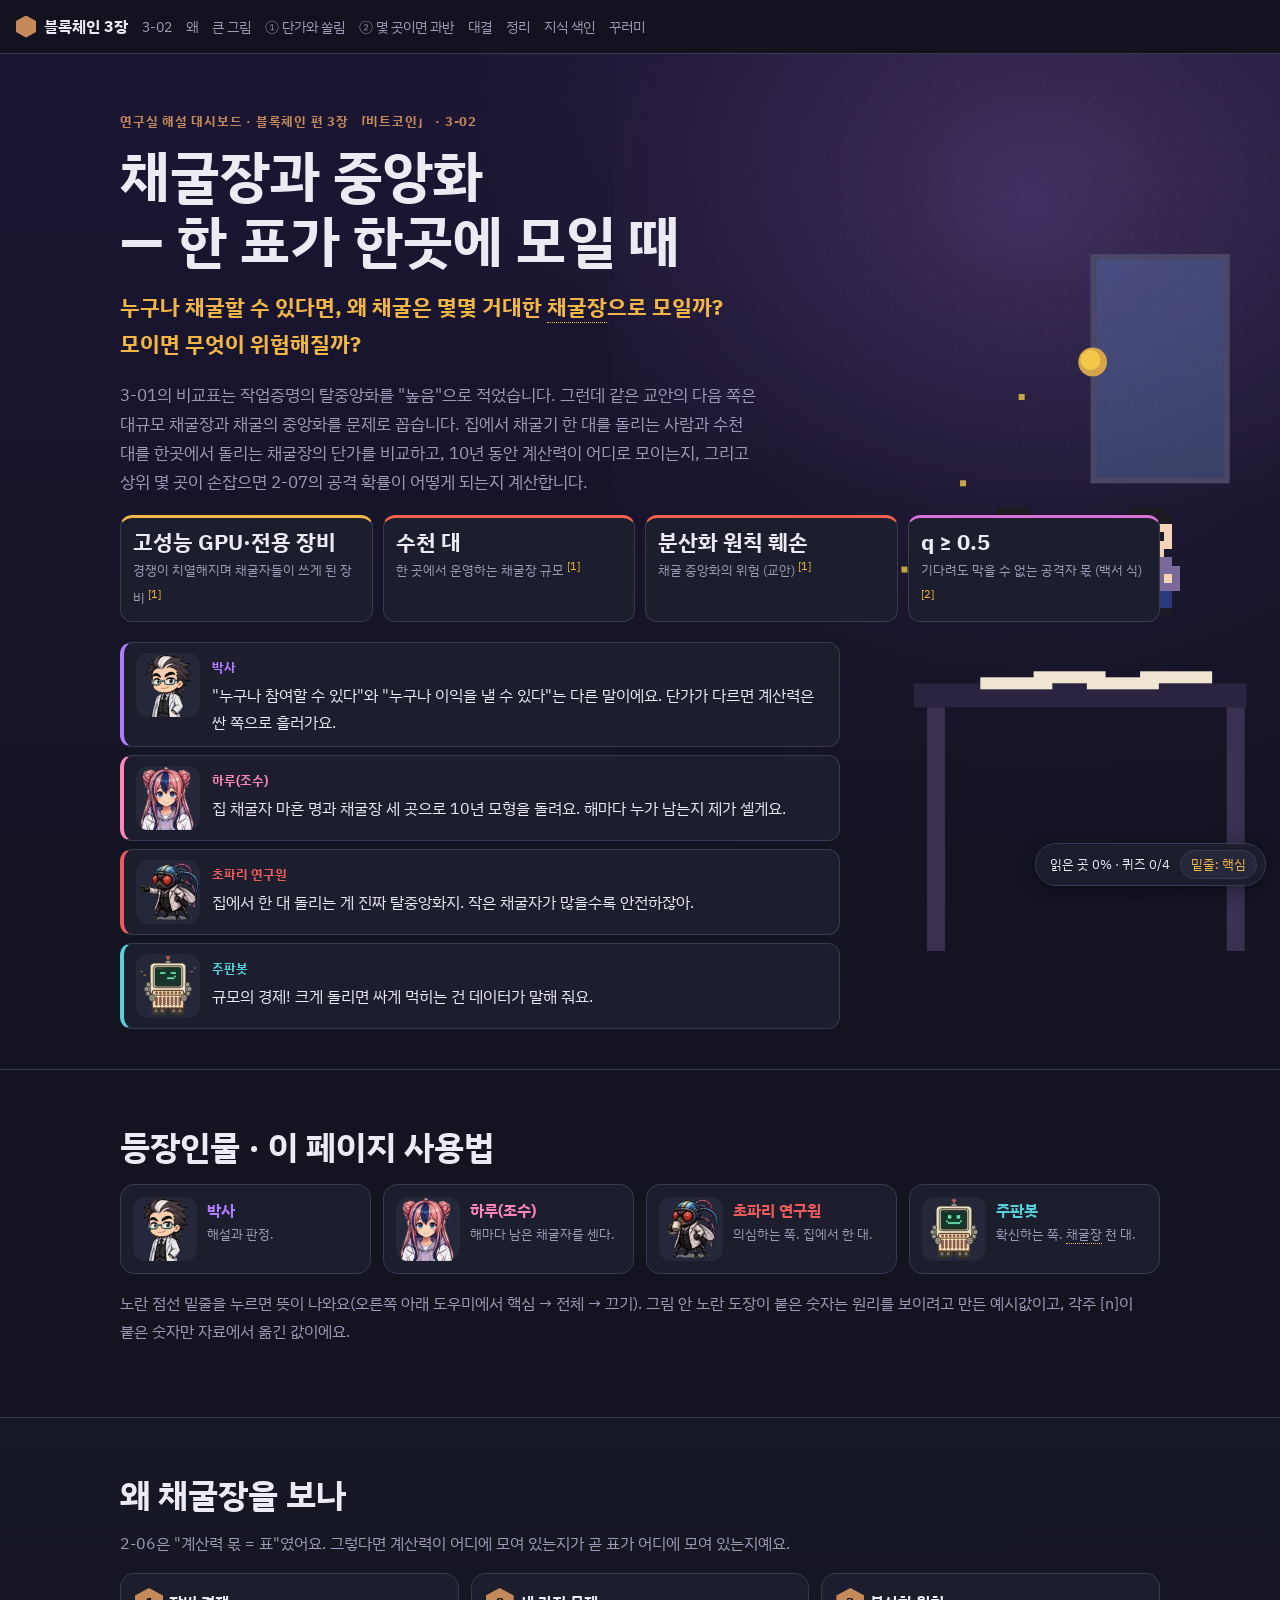
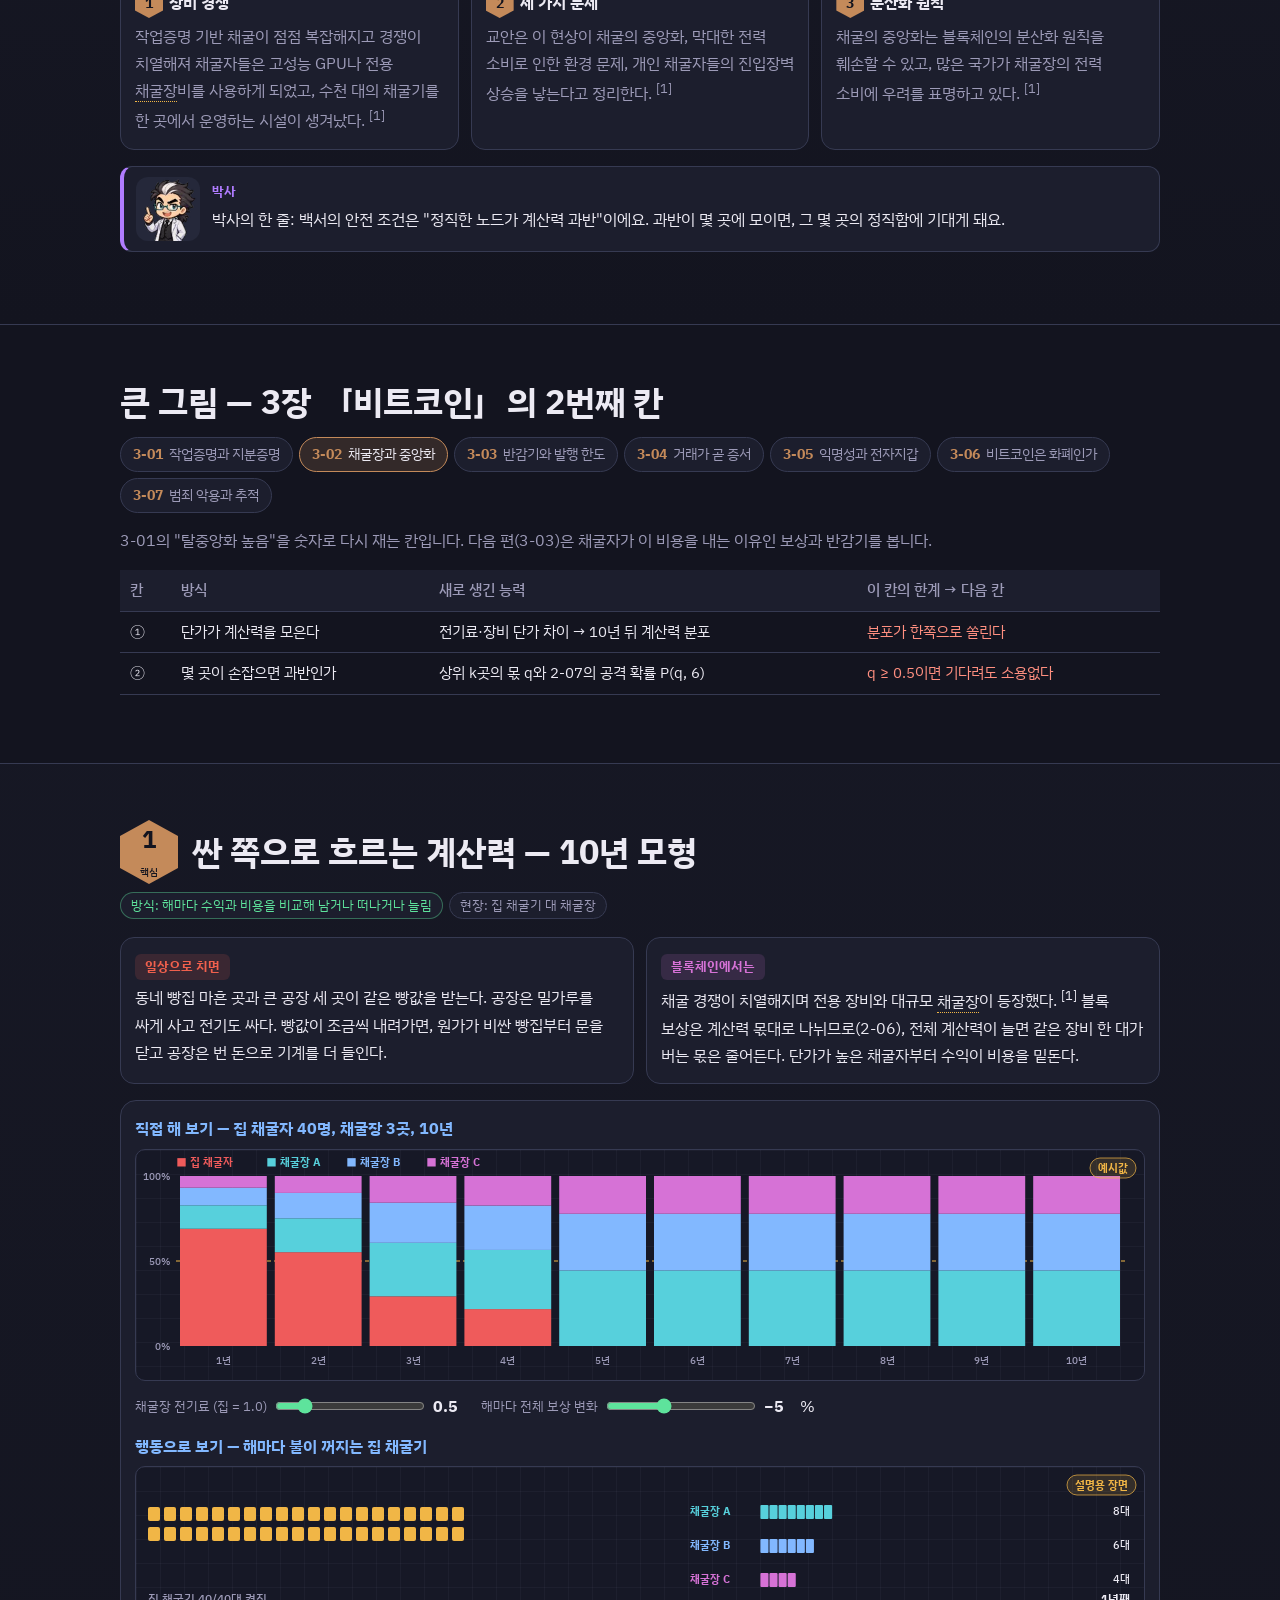
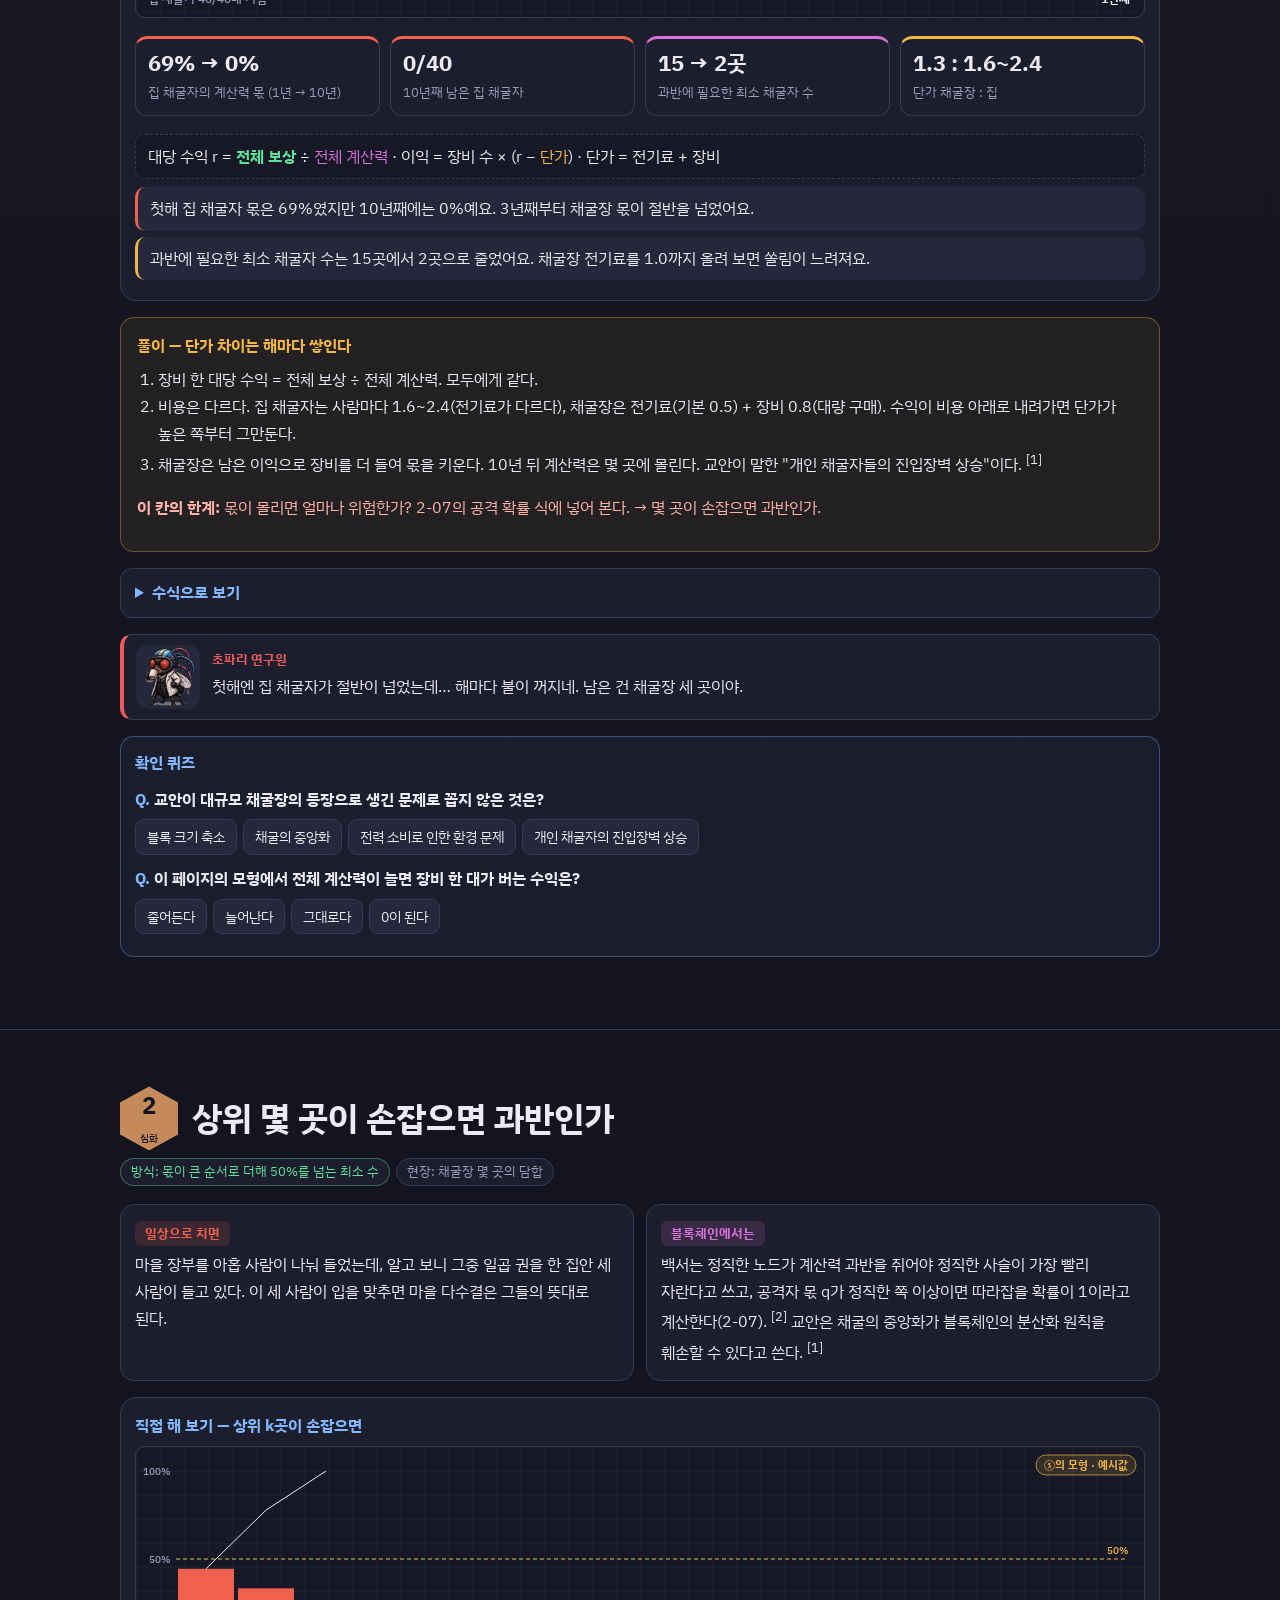
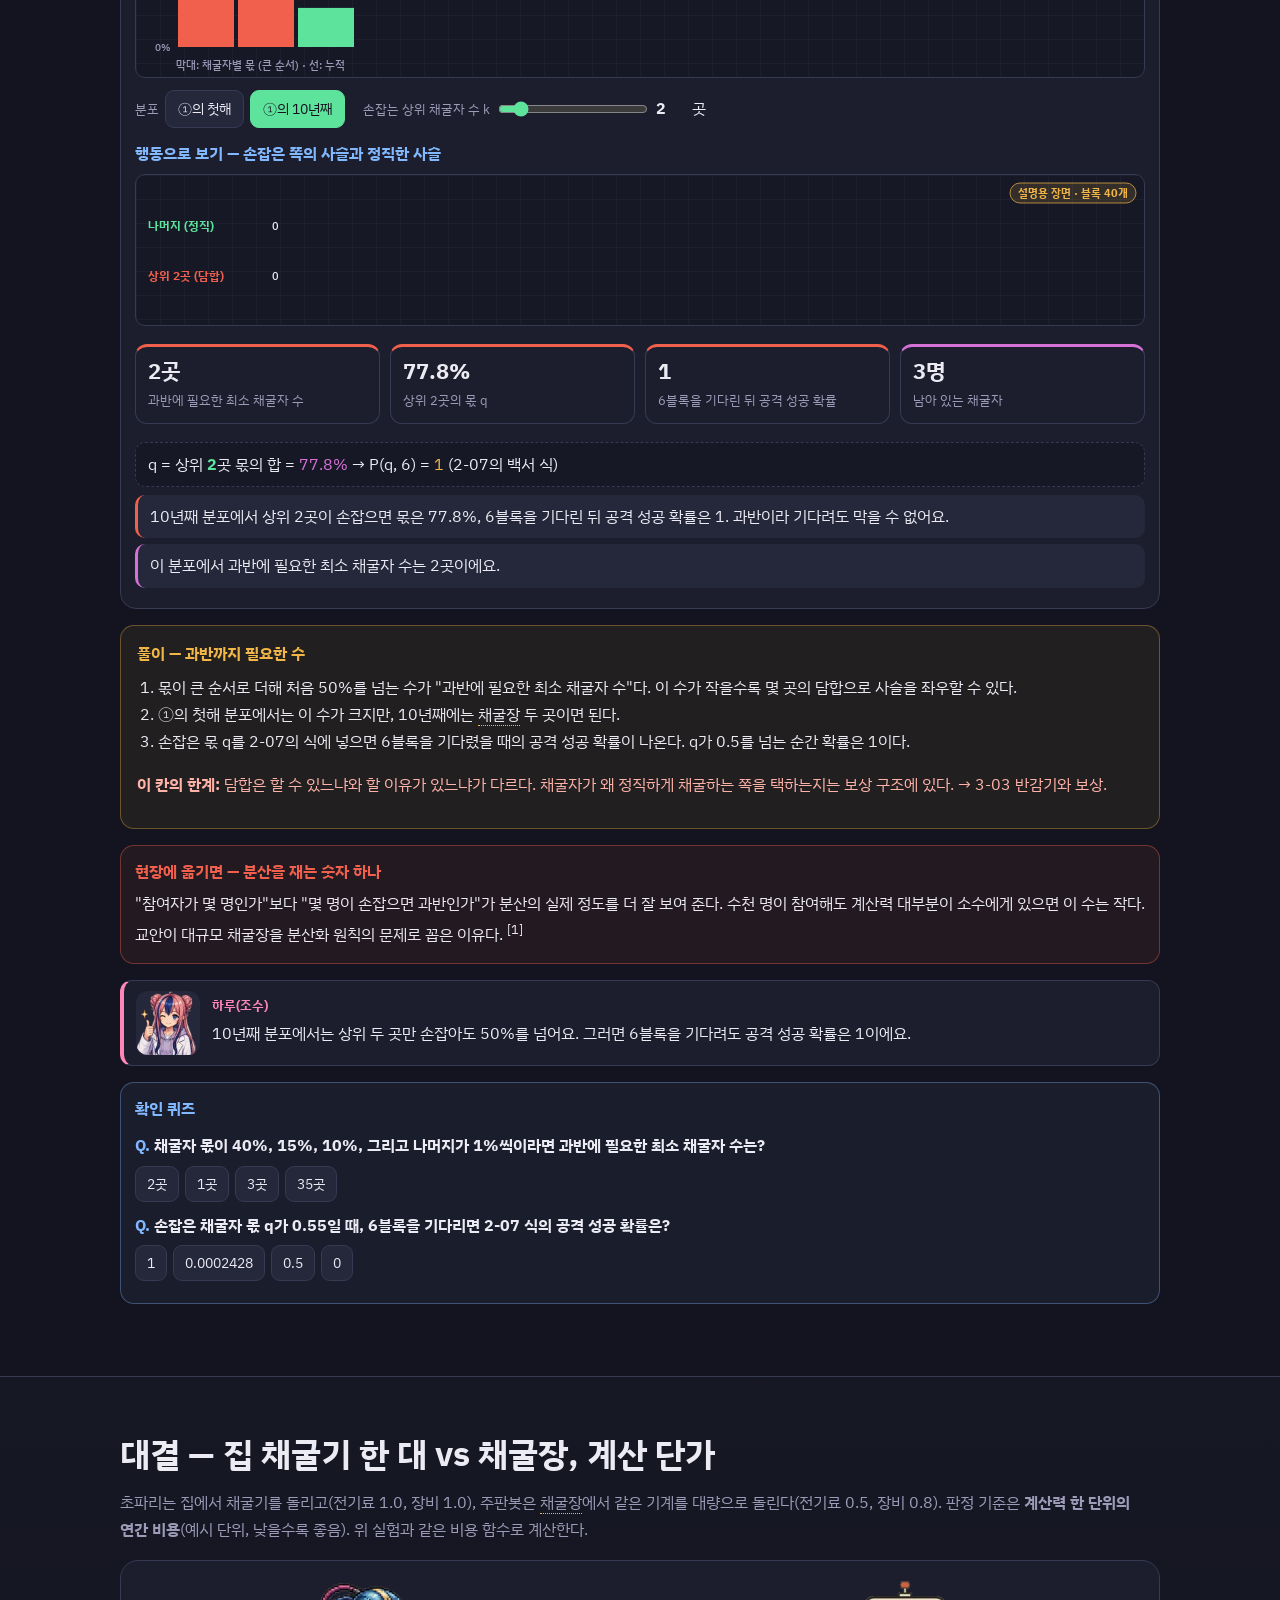
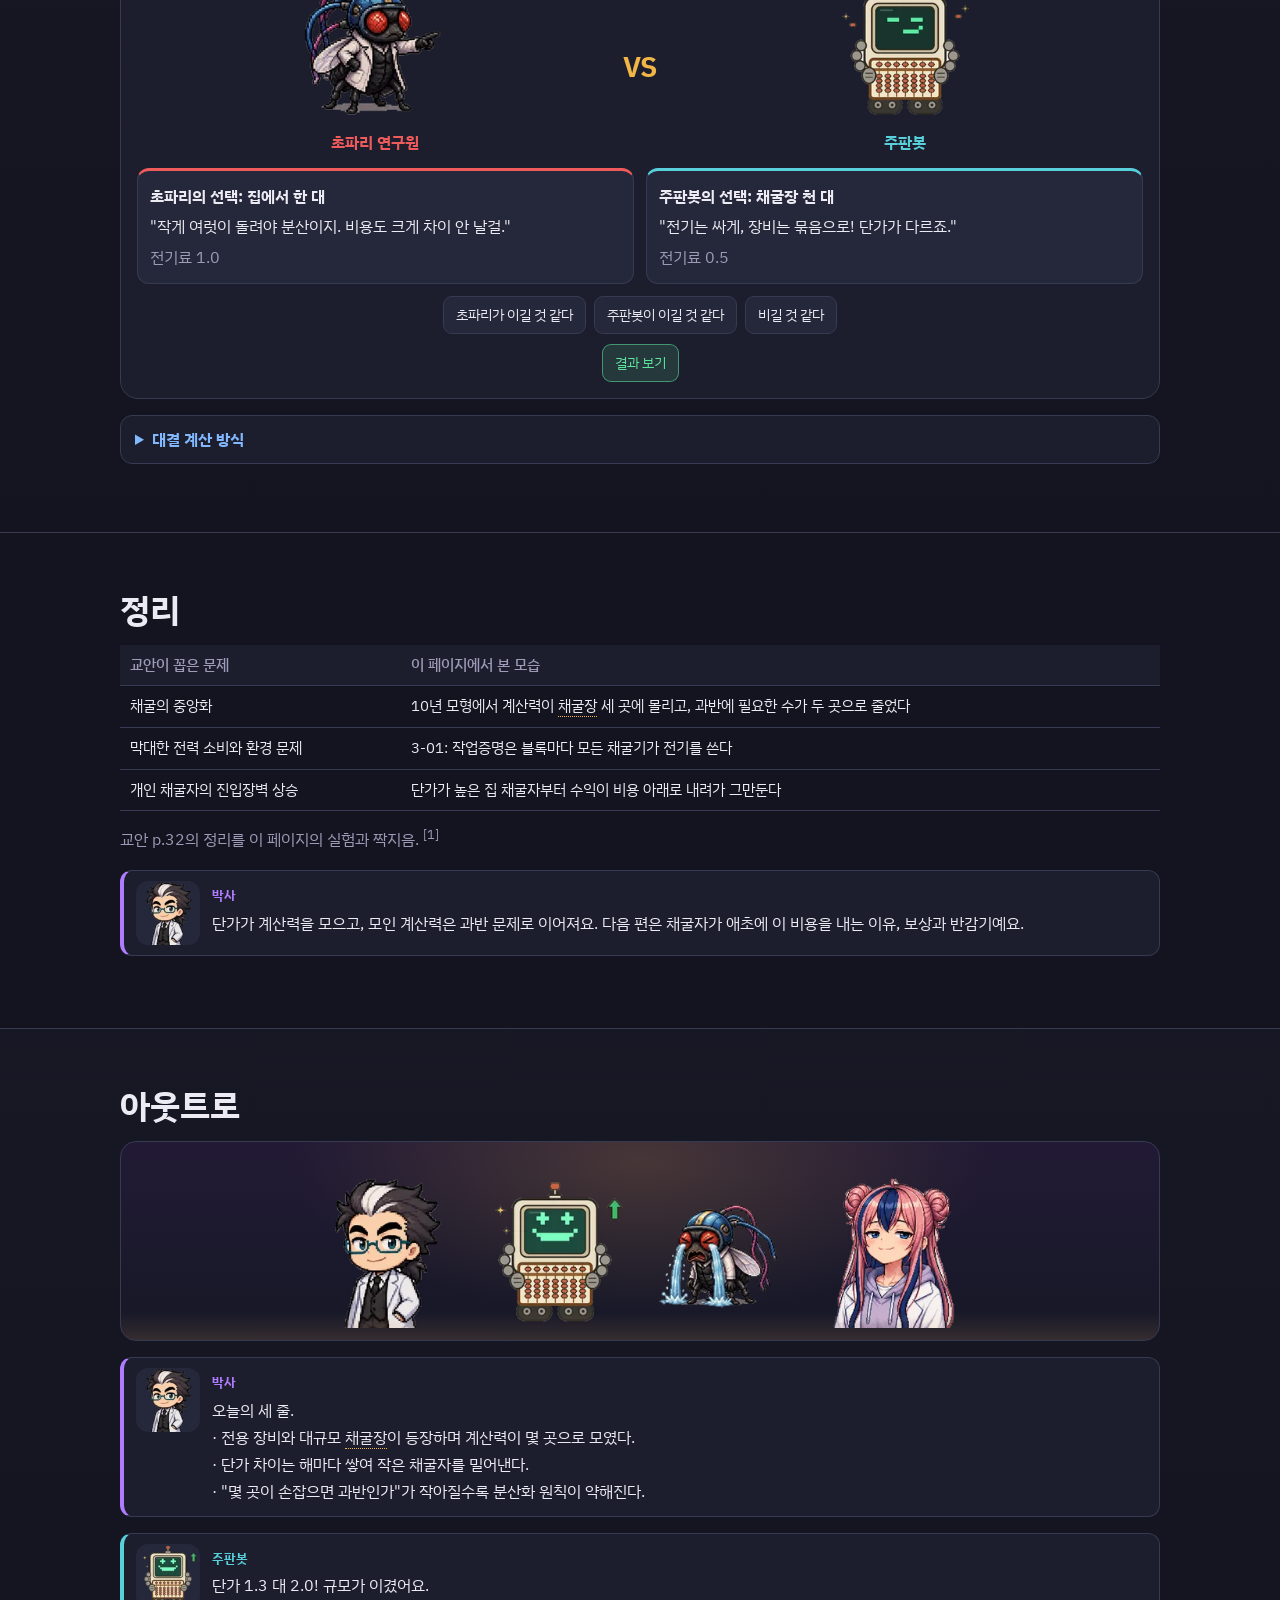
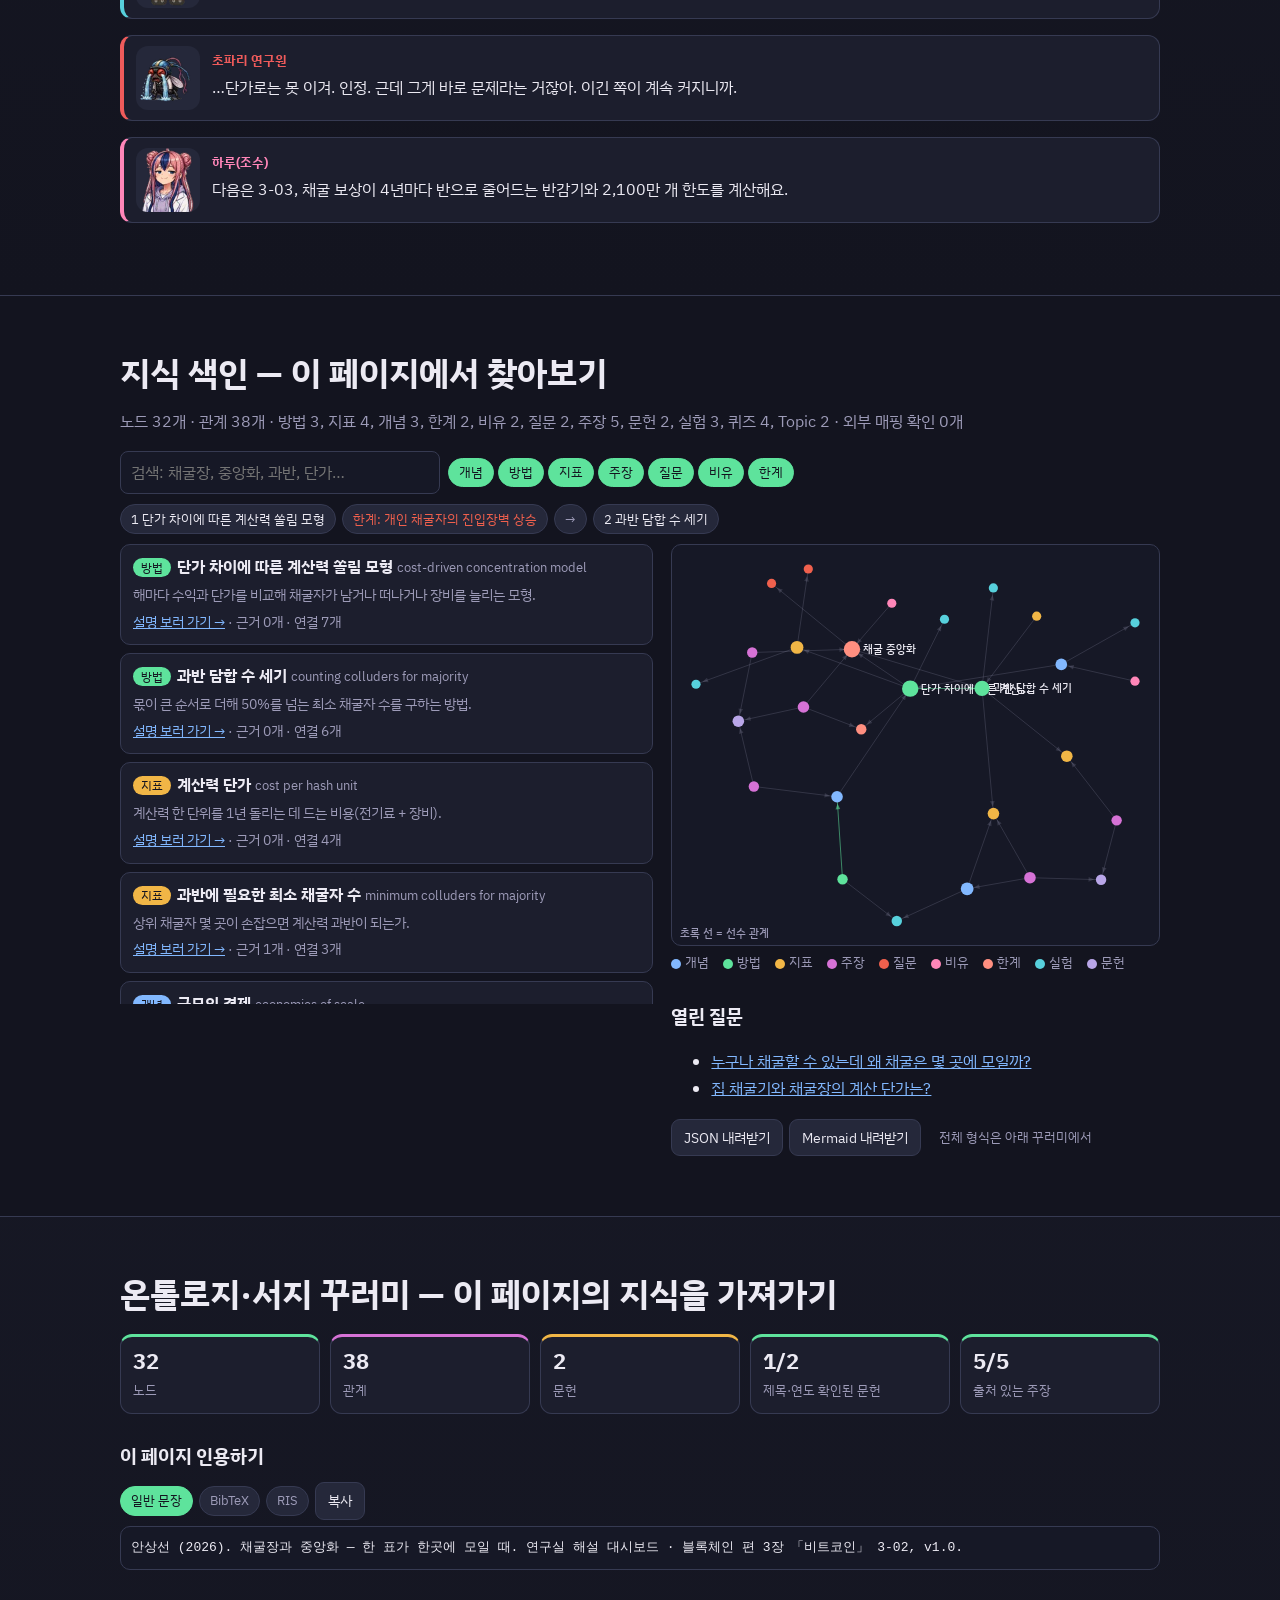
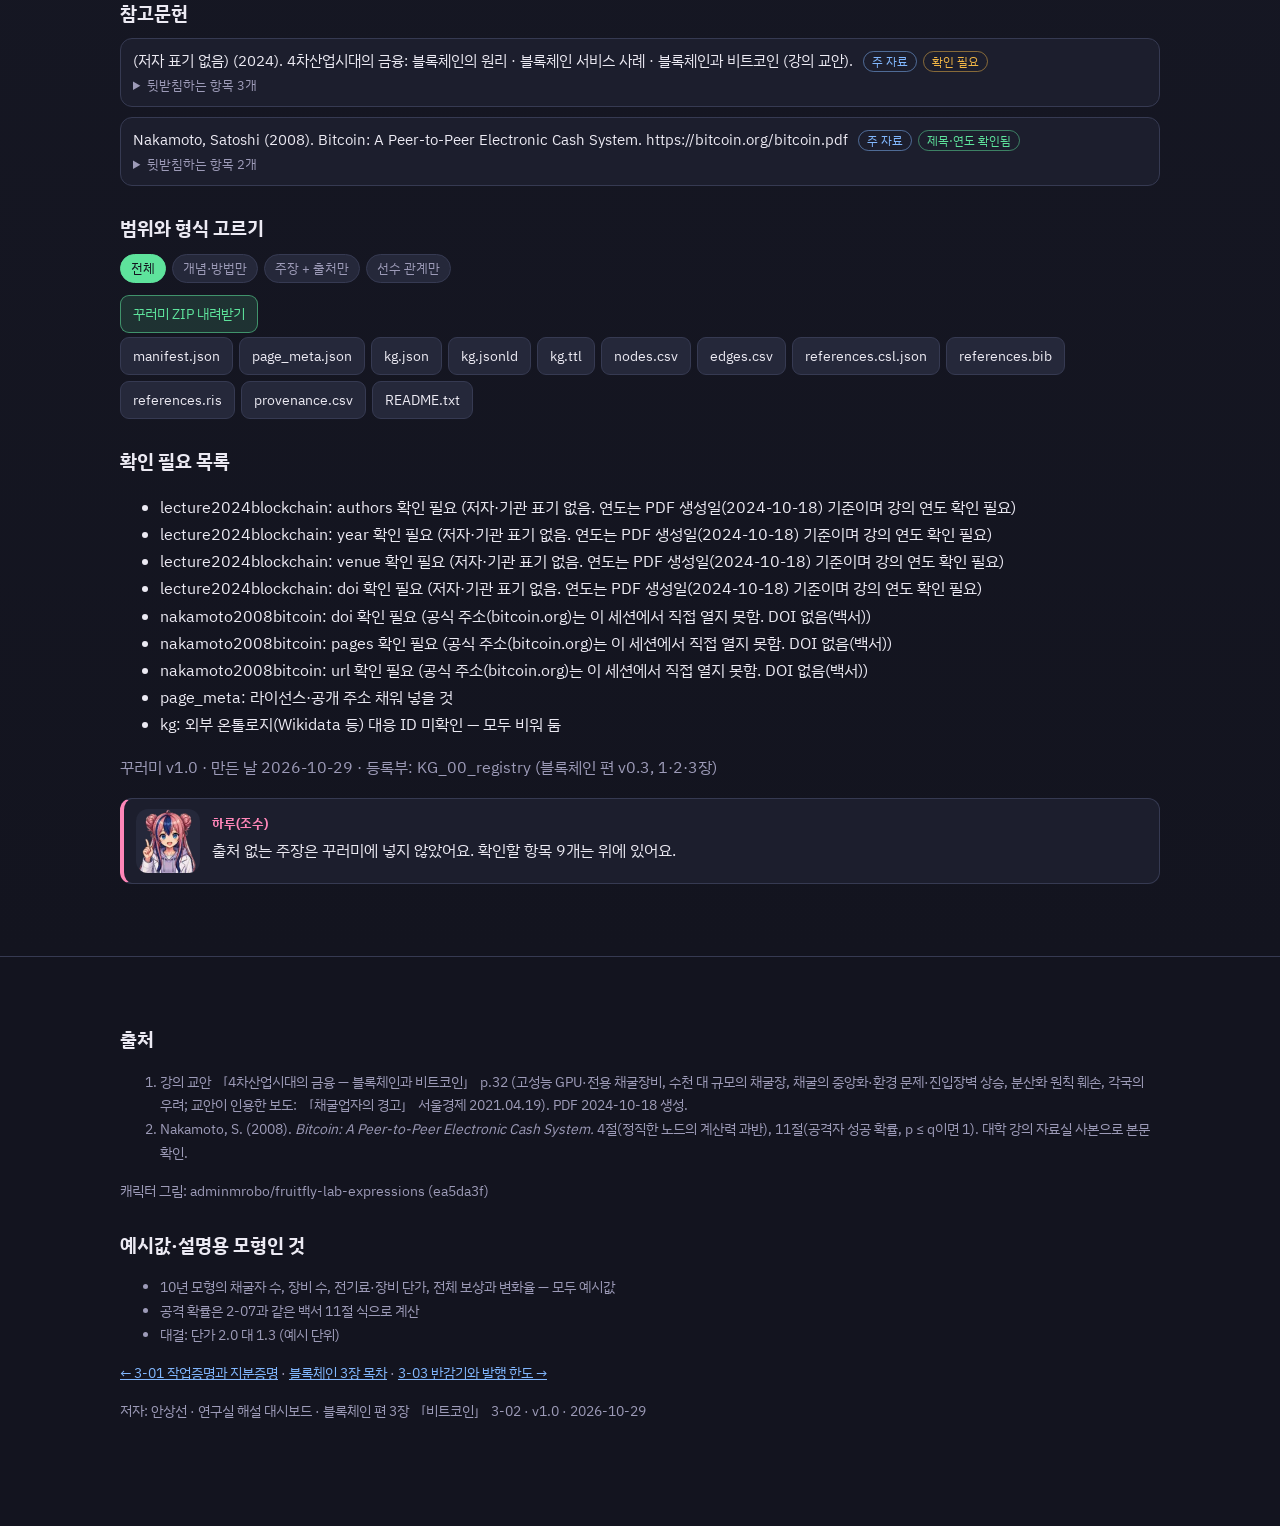
<file: 3-02_mining-farms.html>
<!DOCTYPE html><html lang="ko"><head>
<meta charset="utf-8">
<meta name="viewport" content="width=device-width, initial-scale=1, viewport-fit=cover">
<title>채굴장과 중앙화</title>
<meta name="description" content="전기료와 장비 단가의 차이가 채굴을 어떻게 대규모 채굴장으로 모으는지 10년 모형으로 돌려 보고, 상위 채굴자 몇이 손잡으면 과반이 되는지와 그때의 공격 확률을 계산하는 해설 페이지">
<meta name="citation_title" content="채굴장과 중앙화 — 한 표가 한곳에 모일 때"><meta name="citation_author" content="안상선">
<meta name="citation_publication_date" content="2026/10/29"><meta name="citation_language" content="ko">
<meta name="dc.title" content="채굴장과 중앙화 — 한 표가 한곳에 모일 때"><meta name="dc.creator" content="안상선"><meta name="dc.date" content="2026-10-29">
<meta name="dc.language" content="ko"><meta name="dcterms.isPartOf" content="연구실 해설 대시보드 · 블록체인 편 3장 「비트코인」"><meta name="dcterms.source" content="강의 교안 「블록체인과 비트코인」 p.32; Nakamoto (2008) 4·11절">
<link rel="preconnect" href="https://fonts.googleapis.com"><link rel="preconnect" href="https://fonts.gstatic.com" crossorigin>
<link href="https://fonts.googleapis.com/css2?family=IBM+Plex+Sans+KR:wght@400;500;700&display=swap" rel="stylesheet">
<link rel="stylesheet" href="assets/lab.css">
</head><body>
<div id="prog" aria-hidden="true"></div>
<nav class="top" aria-label="섹션 바로가기">
  <a class="logo" href="index.html"><i></i>블록체인 3장</a><a class="l" href="#top">3-02</a>
  <a class="l" href="#why">왜</a><a class="l" href="#big">큰 그림</a><a class="l" href="#lv1">① 단가와 쏠림</a><a class="l" href="#lv2">② 몇 곳이면 과반</a>
  <a class="l" href="#duel">대결</a><a class="l" href="#summary">정리</a><a class="l" href="#kg">지식 색인</a><a class="l" href="#export">꾸러미</a>
</nav>

<header class="hero" id="top">
  <div class="hex"></div>
  <div class="hero-bg" data-img="bg_3_02" role="img" aria-label="책상과 서류가 놓인 사무실을 픽셀로 그린 배경"><canvas id="heroCv" aria-hidden="true"></canvas></div>
  <div class="wrap">
    <div class="hero-text">
      <div class="eyebrow">연구실 해설 대시보드 · 블록체인 편 3장 「비트코인」 · 3-02</div>
      <h1>채굴장과 중앙화<br>— 한 표가 한곳에 모일 때</h1>
      <p class="q">누구나 채굴할 수 있다면, 왜 채굴은 몇몇 거대한 채굴장으로 모일까? 모이면 무엇이 위험해질까?</p>
      <p class="lead">3-01의 비교표는 작업증명의 탈중앙화를 "높음"으로 적었습니다. 그런데 같은 교안의 다음 쪽은 대규모 채굴장과 채굴의 중앙화를 문제로 꼽습니다. 집에서 채굴기 한 대를 돌리는 사람과 수천 대를 한곳에서 돌리는 채굴장의 단가를 비교하고, 10년 동안 계산력이 어디로 모이는지, 그리고 상위 몇 곳이 손잡으면 2-07의 공격 확률이 어떻게 되는지 계산합니다.</p>
    </div>
    <section class="kpis" aria-label="숫자 요약"><div class="kpi a"><b>고성능 GPU·전용 장비</b><span>경쟁이 치열해지며 채굴자들이 쓰게 된 장비 <sup>[1]</sup></span></div><div class="kpi r"><b>수천 대</b><span>한 곳에서 운영하는 채굴장 규모 <sup>[1]</sup></span></div><div class="kpi r"><b>분산화 원칙 훼손</b><span>채굴 중앙화의 위험 (교안) <sup>[1]</sup></span></div><div class="kpi m"><b>q ≥ 0.5</b><span>기다려도 막을 수 없는 공격자 몫 (백서 식) <sup>[2]</sup></span></div></section>
    <div class="dialog" aria-label="캐릭터 대화"><div class="say " data-who="doc"><img class="who" data-who="doc" data-mood="think" data-img="doc_e09" alt="" aria-hidden="true"><div><b class="name">박사</b><p>"누구나 참여할 수 있다"와 "누구나 이익을 낼 수 있다"는 다른 말이에요. 단가가 다르면 계산력은 싼 쪽으로 흘러가요.</p></div></div><div class="say " data-who="asst"><img class="who" data-who="asst" data-mood="smile" data-img="asst_e13" alt="" aria-hidden="true"><div><b class="name">하루(조수)</b><p>집 채굴자 마흔 명과 채굴장 세 곳으로 10년 모형을 돌려요. 해마다 누가 남는지 제가 셀게요.</p></div></div><div class="say " data-who="fly"><img class="who" data-who="fly" data-mood="point" data-img="fly_e08" alt="" aria-hidden="true"><div><b class="name">초파리 연구원</b><p>집에서 한 대 돌리는 게 진짜 탈중앙화지. 작은 채굴자가 많을수록 안전하잖아.</p></div></div><div class="say " data-who="robo"><img class="who" data-who="robo" data-mood="coin" data-img="robo_e16" alt="" aria-hidden="true"><div><b class="name">주판봇</b><p>규모의 경제! 크게 돌리면 싸게 먹히는 건 데이터가 말해 줘요.</p></div></div></div>
  </div>
</header>

<section class="level" id="cast"><div class="wrap">
  <h2>등장인물 · 이 페이지 사용법</h2>
  <div class="cast"><div><img class="who" data-who="doc" data-mood="front" data-img="doc_e08" alt="" aria-hidden="true"><div><b style="color:var(--c-doc)">박사</b><small>해설과 판정.</small></div></div><div><img class="who" data-who="asst" data-mood="smile" data-img="asst_e13" alt="" aria-hidden="true"><div><b style="color:var(--c-asst)">하루(조수)</b><small>해마다 남은 채굴자를 센다.</small></div></div><div><img class="who" data-who="fly" data-mood="clip" data-img="fly_e10" alt="" aria-hidden="true"><div><b style="color:var(--c-fly)">초파리 연구원</b><small>의심하는 쪽. 집에서 한 대.</small></div></div><div><img class="who" data-who="robo" data-mood="smile" data-img="robo_e13" alt="" aria-hidden="true"><div><b style="color:var(--c-robo)">주판봇</b><small>확신하는 쪽. 채굴장 천 대.</small></div></div></div>
  <p class="sub">노란 점선 밑줄을 누르면 뜻이 나와요(오른쪽 아래 도우미에서 핵심 → 전체 → 끄기). 그림 안 노란 도장이 붙은 숫자는 원리를 보이려고 만든 예시값이고, 각주 [n]이 붙은 숫자만 자료에서 옮긴 값이에요.</p>
</div></section>

<section class="level" id="why"><div class="wrap">
  <h2>왜 채굴장을 보나</h2>
  <p class="sub">2-06은 "계산력 몫 = 표"였어요. 그렇다면 계산력이 어디에 모여 있는지가 곧 표가 어디에 모여 있는지예요.</p>
  <div class="steps"><div><b class="n">1</b><b>장비 경쟁</b><p class="sub" style="margin:.3em 0 0">작업증명 기반 채굴이 점점 복잡해지고 경쟁이 치열해져 채굴자들은 고성능 GPU나 전용 채굴장비를 사용하게 되었고, 수천 대의 채굴기를 한 곳에서 운영하는 시설이 생겨났다. <sup>[1]</sup></p></div><div><b class="n">2</b><b>세 가지 문제</b><p class="sub" style="margin:.3em 0 0">교안은 이 현상이 채굴의 중앙화, 막대한 전력 소비로 인한 환경 문제, 개인 채굴자들의 진입장벽 상승을 낳는다고 정리한다. <sup>[1]</sup></p></div><div><b class="n">3</b><b>분산화 원칙</b><p class="sub" style="margin:.3em 0 0">채굴의 중앙화는 블록체인의 분산화 원칙을 훼손할 수 있고, 많은 국가가 채굴장의 전력 소비에 우려를 표명하고 있다. <sup>[1]</sup></p></div></div>
  <div class="say " data-who="doc"><img class="who" data-who="doc" data-mood="e07" data-img="doc_e07" alt="" aria-hidden="true"><div><b class="name">박사</b><p>박사의 한 줄: 백서의 안전 조건은 "정직한 노드가 계산력 과반"이에요. 과반이 몇 곳에 모이면, 그 몇 곳의 정직함에 기대게 돼요.</p></div></div>
</div></section>

<section class="level" id="big"><div class="wrap">
  <h2>큰 그림 — 3장 「비트코인」의 2번째 칸</h2>
  <nav class="path" aria-label="챕터 안 위치"><a class="pchip" href="3-01_pow-vs-pos.html"><b>3-01</b> 작업증명과 지분증명</a><a class="pchip on" href="3-02_mining-farms.html" aria-current="page"><b>3-02</b> 채굴장과 중앙화</a><a class="pchip" href="3-03_halving-and-cap.html"><b>3-03</b> 반감기와 발행 한도</a><a class="pchip" href="3-04_tx-is-the-note.html"><b>3-04</b> 거래가 곧 증서</a><a class="pchip" href="3-05_pseudonymous-wallet.html"><b>3-05</b> 익명성과 전자지갑</a><a class="pchip" href="3-06_is-it-money.html"><b>3-06</b> 비트코인은 화폐인가</a><a class="pchip" href="3-07_misuse-and-tracing.html"><b>3-07</b> 범죄 악용과 추적</a></nav>
  <p class="sub">3-01의 "탈중앙화 높음"을 숫자로 다시 재는 칸입니다. 다음 편(3-03)은 채굴자가 이 비용을 내는 이유인 보상과 반감기를 봅니다.</p>
  <div class="tw"><table class="tb">
    <thead><tr><th>칸</th><th>방식</th><th>새로 생긴 능력</th><th>이 칸의 한계 → 다음 칸</th></tr></thead>
    <tbody><tr><td>①</td><td>단가가 계산력을 모은다</td><td>전기료·장비 단가 차이 → 10년 뒤 계산력 분포</td><td class="r">분포가 한쪽으로 쏠린다</td></tr><tr><td>②</td><td>몇 곳이 손잡으면 과반인가</td><td>상위 k곳의 몫 q와 2-07의 공격 확률 P(q, 6)</td><td class="r">q ≥ 0.5이면 기다려도 소용없다</td></tr></tbody></table></div>
  
</div></section>

<section class="level" id="lv1"><div class="wrap">
  <div class="lvhead"><div class="hexno">1<small>핵심</small></div><h2>싼 쪽으로 흐르는 계산력 — 10년 모형</h2>
    <p class="sub"><span class="lvtag g">방식: 해마다 수익과 비용을 비교해 남거나 떠나거나 늘림</span><span class="lvtag ">현장: 집 채굴기 대 채굴장</span></p></div>
  <div class="pair">
    <div><div class="tag fly">일상으로 치면</div><p>동네 빵집 마흔 곳과 큰 공장 세 곳이 같은 빵값을 받는다. 공장은 밀가루를 싸게 사고 전기도 싸다. 빵값이 조금씩 내려가면, 원가가 비싼 빵집부터 문을 닫고 공장은 번 돈으로 기계를 더 들인다.</p></div>
    <div><div class="tag nn">블록체인에서는</div><p>채굴 경쟁이 치열해지며 전용 장비와 대규모 채굴장이 등장했다. <sup>[1]</sup> 블록 보상은 계산력 몫대로 나뉘므로(2-06), 전체 계산력이 늘면 같은 장비 한 대가 버는 몫은 줄어든다. 단가가 높은 채굴자부터 수익이 비용을 밑돈다.</p></div>
  </div>
  <section class="panel"><h3>직접 해 보기 — 집 채굴자 40명, 채굴장 3곳, 10년</h3>
    <div class="cwrap"><canvas id="c1" aria-label="해마다 집 채굴자와 채굴장이 차지한 계산력 몫을 쌓은 막대그래프"></canvas></div>
    <div class="ctrl"><div class="group"><span class="glabel">채굴장 전기료 (집 = 1.0)</span><input type="range" id="r1p" min="40" max="100" step="10" value="50" aria-label="채굴장 전기료 비율"><span class="val" id="v1p">0.5</span></div>
      <div class="group"><span class="glabel">해마다 전체 보상 변화</span><input type="range" id="r1r" min="-20" max="20" step="5" value="-5" aria-label="해마다 전체 보상 변화 퍼센트"><span class="val" id="v1r">−5</span>%</div></div>
    <h3>행동으로 보기 — 해마다 불이 꺼지는 집 채굴기</h3>
    <div class="cwrap"><canvas id="c1b" class="wide" aria-label="해가 지날수록 집 채굴기의 불이 하나씩 꺼지고 채굴장의 기계가 늘어나는 장면"></canvas></div>
    <section class="kpis" id="k1"></section><div class="eq" id="eq1"></div><div class="insight" id="ins1" aria-live="polite"></div></section>
  <div class="explain"><h4>풀이 — 단가 차이는 해마다 쌓인다</h4>
    <ol><li>장비 한 대당 수익 = 전체 보상 ÷ 전체 계산력. 모두에게 같다.</li>
      <li>비용은 다르다. 집 채굴자는 사람마다 1.6~2.4(전기료가 다르다), 채굴장은 전기료(기본 0.5) + 장비 0.8(대량 구매). 수익이 비용 아래로 내려가면 단가가 높은 쪽부터 그만둔다.</li>
      <li>채굴장은 남은 이익으로 장비를 더 들여 몫을 키운다. 10년 뒤 계산력은 몇 곳에 몰린다. 교안이 말한 "개인 채굴자들의 진입장벽 상승"이다. <sup>[1]</sup></li></ol>
    <p class="limit"><b>이 칸의 한계:</b> 몫이 몰리면 얼마나 위험한가? 2-07의 공격 확률 식에 넣어 본다. → 몇 곳이 손잡으면 과반인가.</p></div>
  <details class="math"><summary>수식으로 보기</summary><p>해마다: 대당 수익 r = R ÷ ΣH. 채굴자 i의 이익 = H<sub>i</sub>(r − c<sub>i</sub>). 집 채굴자는 이익이 0보다 작으면 그만둔다(H = 0). 채굴장은 이익의 절반을 장비 단가 0.8로 나눈 만큼 장비를 늘린다. 첫해 R = 150, 집 40명 각 1대(단가 1.60, 1.62, …, 2.38), 채굴장 8·6·4대. R은 해마다 슬라이더 비율만큼 바뀐다.</p><p class="lim">모든 수치는 예시값이다. 실제 채굴 산업에는 장비 세대 교체, 지역별 전기료, 채굴 풀, 규제 같은 요인이 더 있다.</p></details>
  <div class="say " data-who="fly"><img class="who" data-who="fly" data-mood="type" data-img="fly_e09" alt="" aria-hidden="true"><div><b class="name">초파리 연구원</b><p>첫해엔 집 채굴자가 절반이 넘었는데… 해마다 불이 꺼지네. 남은 건 채굴장 세 곳이야.</p></div></div>
  <div class="quiz" data-quiz="lv1"></div>
</div></section>
<section class="level" id="lv2"><div class="wrap">
  <div class="lvhead"><div class="hexno">2<small>심화</small></div><h2>상위 몇 곳이 손잡으면 과반인가</h2>
    <p class="sub"><span class="lvtag g">방식: 몫이 큰 순서로 더해 50%를 넘는 최소 수</span><span class="lvtag ">현장: 채굴장 몇 곳의 담합</span></p></div>
  <div class="pair">
    <div><div class="tag fly">일상으로 치면</div><p>마을 장부를 아홉 사람이 나눠 들었는데, 알고 보니 그중 일곱 권을 한 집안 세 사람이 들고 있다. 이 세 사람이 입을 맞추면 마을 다수결은 그들의 뜻대로 된다.</p></div>
    <div><div class="tag nn">블록체인에서는</div><p>백서는 정직한 노드가 계산력 과반을 쥐어야 정직한 사슬이 가장 빨리 자란다고 쓰고, 공격자 몫 q가 정직한 쪽 이상이면 따라잡을 확률이 1이라고 계산한다(2-07). <sup>[2]</sup> 교안은 채굴의 중앙화가 블록체인의 분산화 원칙을 훼손할 수 있다고 쓴다. <sup>[1]</sup></p></div>
  </div>
  <section class="panel"><h3>직접 해 보기 — 상위 k곳이 손잡으면</h3>
    <div class="cwrap"><canvas id="c2" aria-label="채굴자를 몫이 큰 순서로 늘어놓고, 상위 k곳을 묶은 몫과 50% 선을 표시한 그림"></canvas></div>
    <div class="ctrl"><div class="group"><span class="glabel">분포</span><button class="bt" data-dist="y1" aria-pressed="false">①의 첫해</button><button class="bt" data-dist="y10" aria-pressed="true">①의 10년째</button></div>
      <div class="group"><span class="glabel">손잡는 상위 채굴자 수 k</span><input type="range" id="r2k" min="1" max="10" step="1" value="2" aria-label="손잡는 상위 채굴자 수"><span class="val" id="v2k">2</span>곳</div></div>
    <h3>행동으로 보기 — 손잡은 쪽의 사슬과 정직한 사슬</h3>
    <div class="cwrap"><canvas id="c2b" class="wide" aria-label="손잡은 채굴자들의 사슬과 나머지 정직한 사슬이 각자 몫에 따라 자라는 장면"></canvas></div>
    <section class="kpis" id="k2"></section><div class="eq" id="eq2"></div><div class="insight" id="ins2" aria-live="polite"></div></section>
  <div class="explain"><h4>풀이 — 과반까지 필요한 수</h4>
    <ol><li>몫이 큰 순서로 더해 처음 50%를 넘는 수가 "과반에 필요한 최소 채굴자 수"다. 이 수가 작을수록 몇 곳의 담합으로 사슬을 좌우할 수 있다.</li>
      <li>①의 첫해 분포에서는 이 수가 크지만, 10년째에는 채굴장 두 곳이면 된다.</li>
      <li>손잡은 몫 q를 2-07의 식에 넣으면 6블록을 기다렸을 때의 공격 성공 확률이 나온다. q가 0.5를 넘는 순간 확률은 1이다.</li></ol>
    <p class="limit"><b>이 칸의 한계:</b> 담합은 할 수 있느냐와 할 이유가 있느냐가 다르다. 채굴자가 왜 정직하게 채굴하는 쪽을 택하는지는 보상 구조에 있다. → 3-03 반감기와 보상.</p></div>
  <div class="bridge field"><h4>현장에 옮기면 — 분산을 재는 숫자 하나</h4><p>"참여자가 몇 명인가"보다 "몇 명이 손잡으면 과반인가"가 분산의 실제 정도를 더 잘 보여 준다. 수천 명이 참여해도 계산력 대부분이 소수에게 있으면 이 수는 작다. 교안이 대규모 채굴장을 분산화 원칙의 문제로 꼽은 이유다. <sup>[1]</sup></p></div>
  <div class="say " data-who="asst"><img class="who" data-who="asst" data-mood="e10" data-img="asst_e10" alt="" aria-hidden="true"><div><b class="name">하루(조수)</b><p>10년째 분포에서는 상위 두 곳만 손잡아도 50%를 넘어요. 그러면 6블록을 기다려도 공격 성공 확률은 1이에요.</p></div></div>
  <div class="quiz" data-quiz="lv2"></div>
</div></section>

<section class="level" id="duel"><div class="wrap">
  <h2>대결 — 집 채굴기 한 대 vs 채굴장, 계산 단가</h2>
  <p class="sub">초파리는 집에서 채굴기를 돌리고(전기료 1.0, 장비 1.0), 주판봇은 채굴장에서 같은 기계를 대량으로 돌린다(전기료 0.5, 장비 0.8). 판정 기준은 <b>계산력 한 단위의 연간 비용</b>(예시 단위, 낮을수록 좋음). 위 실험과 같은 비용 함수로 계산한다.</p>
  <div class="duel" id="duelBox">
    <div class="duelhead">
      <div><img data-who="fly" data-mood="point" data-img="fly_e08" data-face="right" alt="" aria-hidden="true"><div style="color:var(--c-fly);font-weight:700">초파리 연구원</div></div>
      <div class="vs">VS</div>
      <div><img data-who="robo" data-mood="coin" data-img="robo_e16" data-face="left" alt="" aria-hidden="true"><div style="color:var(--c-robo);font-weight:700">주판봇</div></div>
    </div>
    <div class="choices">
      <div class="choice fly"><b>초파리의 선택: 집에서 한 대</b><p>"작게 여럿이 돌려야 분산이지. 비용도 크게 차이 안 날걸."</p><p class="sub" style="margin:0">전기료 1.0</p></div>
      <div class="choice robo"><b>주판봇의 선택: 채굴장 천 대</b><p>"전기는 싸게, 장비는 묶음으로! 단가가 다르죠."</p><p class="sub" style="margin:0">전기료 0.5</p></div>
    </div>
    <div class="guess" role="group" aria-label="먼저 맞혀 보기">
      <button class="bt" data-g="F" aria-pressed="false">초파리가 이길 것 같다</button>
      <button class="bt" data-g="R" aria-pressed="false">주판봇이 이길 것 같다</button>
      <button class="bt" data-g="D" aria-pressed="false">비길 것 같다</button>
    </div>
    <div style="text-align:center"><button class="bt primary reveal">결과 보기</button></div>
    <div class="after">
      <div class="score"><span class="f">초파리 <i id="scF">0</i></span><span class="r">주판봇 <i id="scR">0</i></span></div>
      <div class="bars" aria-live="polite"></div>
      <div class="say asst" data-who="asst"><img class="who" data-who="asst" data-mood="firm" data-img="asst_e12" alt="" aria-hidden="true"><div><b class="name">하루(조수)</b><p>—</p></div></div>
      <div class="say verdict" data-who="doc"><img class="who" data-who="doc" data-mood="judge" data-img="doc_e10" alt="" aria-hidden="true"><div><b class="name">박사</b><p>—</p></div></div>
      <p id="guessFb" class="sub"></p>
      
    </div>
  </div>
  <details class="math"><summary>대결 계산 방식</summary><p>단가 = 전기료 × 대당 전력(1) + 장비 단가. 집: 1.0 + 1.0 = 2.0, 채굴장: 0.5 + 0.8 = 1.3. 막대는 2.5를 끝으로 한 선형 눈금이다.</p><p class="lim">예시값이다. 이 대결은 단가만 잰다. 단가가 낮은 쪽이 이긴다는 사실이 바로 ②칸의 쏠림 문제를 낳는다.</p></details>
</div></section>

<section class="level" id="summary"><div class="wrap">
  <h2>정리</h2>
  <div class="tw"><table class="tb"><thead><tr><th>교안이 꼽은 문제</th><th>이 페이지에서 본 모습</th></tr></thead><tbody>
   <tr><td>채굴의 중앙화</td><td>10년 모형에서 계산력이 채굴장 세 곳에 몰리고, 과반에 필요한 수가 두 곳으로 줄었다</td></tr>
   <tr><td>막대한 전력 소비와 환경 문제</td><td>3-01: 작업증명은 블록마다 모든 채굴기가 전기를 쓴다</td></tr>
   <tr><td>개인 채굴자의 진입장벽 상승</td><td>단가가 높은 집 채굴자부터 수익이 비용 아래로 내려가 그만둔다</td></tr></tbody></table></div>
   <p class="sub">교안 p.32의 정리를 이 페이지의 실험과 짝지음. <sup>[1]</sup></p>
  <div class="say " data-who="doc"><img class="who" data-who="doc" data-mood="front" data-img="doc_e08" alt="" aria-hidden="true"><div><b class="name">박사</b><p>단가가 계산력을 모으고, 모인 계산력은 과반 문제로 이어져요. 다음 편은 채굴자가 애초에 이 비용을 내는 이유, 보상과 반감기예요.</p></div></div>
</div></section>

<section class="level" id="outro"><div class="wrap">
  <h2>아웃트로</h2>
  <div class="stage" data-img="sc_3_02_outro" role="img" aria-label="무대 위에서 주판봇이 두 팔을 들고, 초파리 연구원이 폭포 눈물을 흘리며 인정하는 장면"><img data-who="doc" data-mood="front" data-img="doc_e08" alt="" aria-hidden="true"><img data-who="robo" data-mood="happy" data-img="robo_e12" alt="" aria-hidden="true"><img data-who="fly" data-mood="cry" data-img="fly_e21" alt="" aria-hidden="true"><img data-who="asst" data-mood="e16" data-img="asst_e16" alt="" aria-hidden="true"></div>
  <div class="say " data-who="doc"><img class="who" data-who="doc" data-mood="front" data-img="doc_e08" alt="" aria-hidden="true"><div><b class="name">박사</b><p>오늘의 세 줄.<br>· 전용 장비와 대규모 채굴장이 등장하며 계산력이 몇 곳으로 모였다.<br>· 단가 차이는 해마다 쌓여 작은 채굴자를 밀어낸다.<br>· "몇 곳이 손잡으면 과반인가"가 작아질수록 분산화 원칙이 약해진다.</p></div></div><div class="say " data-who="robo"><img class="who" data-who="robo" data-mood="happy" data-img="robo_e12" alt="" aria-hidden="true"><div><b class="name">주판봇</b><p>단가 1.3 대 2.0! 규모가 이겼어요.</p></div></div><div class="say " data-who="fly"><img class="who" data-who="fly" data-mood="cry" data-img="fly_e21" alt="" aria-hidden="true"><div><b class="name">초파리 연구원</b><p>…단가로는 못 이겨. 인정. 근데 그게 바로 문제라는 거잖아. 이긴 쪽이 계속 커지니까.</p></div></div><div class="say " data-who="asst"><img class="who" data-who="asst" data-mood="e16" data-img="asst_e16" alt="" aria-hidden="true"><div><b class="name">하루(조수)</b><p>다음은 3-03, 채굴 보상이 4년마다 반으로 줄어드는 반감기와 2,100만 개 한도를 계산해요.</p></div></div>
</div></section>

<section class="level" id="kg"><div class="wrap">
  <h2>지식 색인 — 이 페이지에서 찾아보기</h2>
  <p class="sub" id="kgStats"></p>
  <div class="kgtools"><input type="text" id="kgQ" placeholder="검색: 채굴장, 중앙화, 과반, 단가…" aria-label="지식 색인 검색"><div id="kgChips" role="group" aria-label="종류 필터"></div></div>
  <div class="flow" id="kgPath" aria-label="사다리 경로"></div>
  <div class="kggrid">
    <div class="kglist" id="kgList" aria-live="polite"></div>
    <div>
      <div class="cwrap"><canvas id="kgCv" aria-label="이 페이지 개념들의 관계 그래프. 노드를 누르면 목록에서 펼쳐진다"></canvas></div>
      <div class="legend" id="kgLegend"></div>
      <h3>열린 질문</h3><ul id="kgOpen"></ul>
      <div class="ctrl"><div class="group"><button class="bt" id="kgJson">JSON 내려받기</button><button class="bt" id="kgMmd">Mermaid 내려받기</button></div><span class="glabel">전체 형식은 아래 꾸러미에서</span></div>
    </div>
  </div>
</div></section>

<section class="level" id="export"><div class="wrap">
  <h2>온톨로지·서지 꾸러미 — 이 페이지의 지식을 가져가기</h2>
  <section class="kpis" id="exK"></section>
  <h3>이 페이지 인용하기</h3>
  <div class="group"><button class="chip" data-cf="text" aria-pressed="true">일반 문장</button><button class="chip" data-cf="bib" aria-pressed="false">BibTeX</button><button class="chip" data-cf="ris" aria-pressed="false">RIS</button><button class="bt" id="exCopy">복사</button></div>
  <pre class="cite" id="exCite"></pre>
  <h3>참고문헌</h3><div class="reflist" id="exRefs"></div>
  <h3>범위와 형식 고르기</h3>
  <div class="group" role="group" aria-label="범위"><button class="chip" data-sc="all" aria-pressed="true">전체</button><button class="chip" data-sc="concepts" aria-pressed="false">개념·방법만</button><button class="chip" data-sc="claims" aria-pressed="false">주장 + 출처만</button><button class="chip" data-sc="prereq" aria-pressed="false">선수 관계만</button></div>
  <div class="ctrl"><div class="group"><button class="bt primary" id="exZip">꾸러미 ZIP 내려받기</button></div></div>
  <div class="group" id="exFiles"></div>
  <div id="dlBox" class="panel"><h3 id="dlName">파일 내용</h3><p class="sub" style="margin:0">내려받기가 막힌 화면에서는 아래 내용을 복사해 같은 이름의 파일로 저장하세요.</p><div class="ctrl"><button class="bt" id="dlCopy">내용 복사</button><button class="bt" id="dlClose">닫기</button></div><pre class="cite" id="dlText"></pre></div>
  <h3>확인 필요 목록</h3><ul id="exTodo"></ul>
  <p class="sub" id="exVer"></p>
  <div class="say " data-who="asst"><img class="who" data-who="asst" data-mood="ledger" data-img="asst_e07" alt="" aria-hidden="true"><div><b class="name">하루(조수)</b><p><span id="exSay">출처 없는 주장은 꾸러미에 넣지 않았어요.</span></p></div></div>
</div></section>

<footer><div class="wrap">
  <h3>출처</h3><ol><li id="ref1">강의 교안 「4차산업시대의 금융 — 블록체인과 비트코인」 p.32 (고성능 GPU·전용 채굴장비, 수천 대 규모의 채굴장, 채굴의 중앙화·환경 문제·진입장벽 상승, 분산화 원칙 훼손, 각국의 우려; 교안이 인용한 보도: 「채굴업자의 경고」 서울경제 2021.04.19). PDF 2024-10-18 생성.</li><li id="ref2">Nakamoto, S. (2008). <i>Bitcoin: A Peer-to-Peer Electronic Cash System.</i> 4절(정직한 노드의 계산력 과반), 11절(공격자 성공 확률, p ≤ q이면 1). 대학 강의 자료실 사본으로 본문 확인.</li></ol>
  <p>캐릭터 그림: adminmrobo/fruitfly-lab-expressions (ea5da3f)</p>
  <h3>예시값·설명용 모형인 것</h3><ul><li>10년 모형의 채굴자 수, 장비 수, 전기료·장비 단가, 전체 보상과 변화율 — 모두 예시값</li><li>공격 확률은 2-07과 같은 백서 11절 식으로 계산</li><li>대결: 단가 2.0 대 1.3 (예시 단위)</li></ul>
  <p class="pn"><a href="3-01_pow-vs-pos.html">← 3-01 작업증명과 지분증명</a> · <a href="index.html">블록체인 3장 목차</a> · <a href="3-03_halving-and-cap.html">3-03 반감기와 발행 한도 →</a></p>
  <p>저자: 안상선 · 연구실 해설 대시보드 · 블록체인 편 3장 「비트코인」 3-02 · v1.0 · 2026-10-29</p>
</div></footer>

<div id="tip" role="tooltip"></div>
<div id="study" aria-live="polite"><span id="stTxt">읽은 곳 0% · 퀴즈 0/0</span><button id="stBtn">밑줄: 핵심</button></div>
<script type="application/json" id="gloss-data">[["채굴장", "채굴장 (mining farm)", "채굴", "수천 대의 채굴기를 한 곳에서 운영하는 대규모 시설.", "lab:concept/mining-farm", "#why", true], ["채굴 중앙화", "채굴 중앙화 (mining centralization)", "채굴", "계산력이 소수의 채굴장·집단에 몰리는 현상. 분산화 원칙을 훼손할 수 있다.", "lab:limitation/mining-centralization", "#why", true], ["51% 공격", "51% 공격 (majority attack)", "보안", "한 세력이 계산력(또는 지분)의 과반을 쥐고 사슬을 다시 쓰는 공격. 2-07의 식에서 q ≥ 0.5에 해당한다.", "lab:concept/majority-attack", "#lv2", true], ["계산력", "계산력 (hash rate)", "채굴", "채굴에 쓰는 장비가 1초에 계산하는 해시의 수. 블록을 먼저 찾을 확률은 계산력 몫에 비례한다.", "lab:metric/hash-rate", "#lv1", false], ["작업증명", "작업증명 (Proof of Work)", "합의", "계산 작업을 해냈다는 증거(목표보다 작은 해시)로 블록 생성 권한을 정하는 합의 방식.", "lab:method/proof-of-work", "#why", false]]</script>
<script type="application/json" id="quiz-data">{"lv1": [{"q": "교안이 대규모 채굴장의 등장으로 생긴 문제로 꼽지 않은 것은?", "o": ["블록 크기 축소", "채굴의 중앙화", "전력 소비로 인한 환경 문제", "개인 채굴자의 진입장벽 상승"], "a": 0, "why": "교안 p.32는 중앙화, 환경 문제, 진입장벽 상승을 꼽아요.", "hint": "\"왜\" 카드 둘째.", "c": "lab:limitation/mining-centralization"}, {"q": "이 페이지의 모형에서 전체 계산력이 늘면 장비 한 대가 버는 수익은?", "o": ["줄어든다", "늘어난다", "그대로다", "0이 된다"], "a": 0, "why": "대당 수익 = 전체 보상 ÷ 전체 계산력이라 분모가 커지면 줄어요.", "hint": "\"풀이\" 1번.", "c": "lab:metric/unit-cost"}], "lv2": [{"q": "채굴자 몫이 40%, 15%, 10%, 그리고 나머지가 1%씩이라면 과반에 필요한 최소 채굴자 수는?", "o": ["2곳", "1곳", "3곳", "35곳"], "a": 0, "why": "40% + 15% = 55%로 두 곳이면 50%를 넘어요.", "hint": "큰 순서로 더해 보세요.", "c": "lab:metric/min-colluders"}, {"q": "손잡은 채굴자 몫 q가 0.55일 때, 6블록을 기다리면 2-07 식의 공격 성공 확률은?", "o": ["1", "0.0002428", "0.5", "0"], "a": 0, "why": "p ≤ q이면 기다린 블록 수와 관계없이 1이에요.", "hint": "2-07의 한계.", "c": "lab:concept/majority-attack"}]}</script>
<script type="application/json" id="kg-raw">{"version": "1.0", "page": "3-02_mining-farms", "created": "2026-10-29", "registry": "KG_00_registry (블록체인 편 v0.3, 1·2·3장)", "ladder": ["lab:method/cost-driven-concentration", "lab:method/collusion-count"], "nodes": [{"id": "lab:method/cost-driven-concentration", "type": "Method", "label": {"ko": "단가 차이에 따른 계산력 쏠림 모형", "en": "cost-driven concentration model"}, "page": "3-02_mining-farms", "anchor": "#lv1", "family": "systems", "anchorType": "D", "flyStrength": "none", "status": "known", "confidence": "high", "coverage": "explained", "definition": {"ko": "해마다 수익과 단가를 비교해 채굴자가 남거나 떠나거나 장비를 늘리는 모형."}, "level": 3, "match": [{"scheme": "wikidata", "id": "", "rel": "closeMatch", "verified": false}], "domain": ["fin"]}, {"id": "lab:method/collusion-count", "type": "Method", "label": {"ko": "과반 담합 수 세기", "en": "counting colluders for majority"}, "page": "3-02_mining-farms", "anchor": "#lv2", "family": "systems", "anchorType": "D", "flyStrength": "none", "status": "known", "confidence": "high", "coverage": "explained", "definition": {"ko": "몫이 큰 순서로 더해 50%를 넘는 최소 채굴자 수를 구하는 방법."}, "level": 3, "match": [{"scheme": "wikidata", "id": "", "rel": "closeMatch", "verified": false}], "domain": ["fin"]}, {"id": "lab:metric/unit-cost", "type": "Metric", "label": {"ko": "계산력 단가", "en": "cost per hash unit"}, "page": "3-02_mining-farms", "anchor": "#lv1", "family": "systems", "anchorType": "D", "flyStrength": "none", "status": "known", "confidence": "high", "coverage": "explained", "definition": {"ko": "계산력 한 단위를 1년 돌리는 데 드는 비용(전기료 + 장비)."}, "level": 3, "match": [{"scheme": "wikidata", "id": "", "rel": "closeMatch", "verified": false}], "domain": ["fin"]}, {"id": "lab:metric/min-colluders", "type": "Metric", "label": {"ko": "과반에 필요한 최소 채굴자 수", "en": "minimum colluders for majority"}, "page": "3-02_mining-farms", "anchor": "#lv2", "family": "systems", "anchorType": "D", "flyStrength": "none", "status": "known", "confidence": "high", "coverage": "explained", "definition": {"ko": "상위 채굴자 몇 곳이 손잡으면 계산력 과반이 되는가."}, "level": 4, "match": [{"scheme": "wikidata", "id": "", "rel": "closeMatch", "verified": false}], "domain": ["fin"]}, {"id": "lab:concept/economies-of-scale", "type": "Concept", "label": {"ko": "규모의 경제", "en": "economies of scale"}, "page": "3-02_mining-farms", "anchor": "#lv1", "family": "systems", "anchorType": "D", "flyStrength": "none", "status": "known", "confidence": "high", "coverage": "explained", "definition": {"ko": "규모가 커질수록 단위당 비용이 낮아지는 현상. 싼 전기와 대량 구매."}, "level": 3, "match": [{"scheme": "wikidata", "id": "", "rel": "closeMatch", "verified": false}], "domain": ["fin", "econ"]}, {"id": "lab:limitation/entry-barrier", "type": "Limitation", "label": {"ko": "개인 채굴자의 진입장벽 상승", "en": "rising entry barrier"}, "page": "3-02_mining-farms", "anchor": "#lv1", "family": "systems", "anchorType": "D", "flyStrength": "none", "status": "known", "confidence": "high", "coverage": "explained", "definition": {"ko": "단가가 높은 개인 채굴자는 수익을 내기 어려워진다."}, "level": 3, "source": [{"cite": "lecture2024blockchain", "loc": "교안 p.32"}], "match": [{"scheme": "wikidata", "id": "", "rel": "closeMatch", "verified": false}], "domain": ["fin"]}, {"id": "lab:metric/attacker-success", "type": "Metric", "label": {"ko": "공격 성공 확률 P(q, z)", "en": "attacker success probability"}, "page": "3-02_mining-farms", "anchor": "#lv2", "family": "systems", "anchorType": "D", "flyStrength": "none", "status": "known", "confidence": "high", "coverage": "explained", "definition": {"ko": "z블록 뒤처진 공격자가 계산력 몫 q로 정직한 사슬을 따라잡을 확률."}, "level": 4, "source": [{"cite": "nakamoto2008bitcoin", "loc": "11절"}], "match": [{"scheme": "wikidata", "id": "", "rel": "closeMatch", "verified": false}], "domain": ["fin"]}, {"id": "lab:analogy/bakery-factory", "type": "Analogy", "label": {"ko": "동네 빵집과 공장 ↔ 집 채굴기와 채굴장", "en": "bakeries vs factory"}, "page": "3-02_mining-farms", "anchor": "#lv1", "family": "systems", "anchorType": "D", "flyStrength": "none", "status": "known", "confidence": "high", "coverage": "explained", "definition": {"ko": "같은 값을 받으면 원가가 싼 공장이 남고 커진다."}, "level": 3, "match": [{"scheme": "wikidata", "id": "", "rel": "closeMatch", "verified": false}], "domain": ["fin"]}, {"id": "lab:analogy/family-ledgers", "type": "Analogy", "label": {"ko": "한 집안이 든 장부 일곱 권 ↔ 계산력 쏠림", "en": "one family holds seven ledgers"}, "page": "3-02_mining-farms", "anchor": "#lv2", "family": "systems", "anchorType": "D", "flyStrength": "none", "status": "known", "confidence": "high", "coverage": "explained", "definition": {"ko": "참여자가 많아도 몫이 몇 사람에게 몰리면 다수결은 그들 뜻대로 된다."}, "level": 3, "match": [{"scheme": "wikidata", "id": "", "rel": "closeMatch", "verified": false}], "domain": ["fin"]}, {"id": "lab:question/core", "type": "Question", "label": {"ko": "누구나 채굴할 수 있는데 왜 채굴은 몇 곳에 모일까?", "en": "Why does mining concentrate?"}, "page": "3-02_mining-farms", "anchor": "#top", "family": "systems", "anchorType": "D", "flyStrength": "none", "status": "known", "confidence": "high", "coverage": "explained", "level": 3, "match": [{"scheme": "wikidata", "id": "", "rel": "closeMatch", "verified": false}], "domain": ["fin"]}, {"id": "lab:question/duel", "type": "Question", "label": {"ko": "집 채굴기와 채굴장의 계산 단가는?", "en": "Home vs farm unit cost"}, "page": "3-02_mining-farms", "anchor": "#duel", "family": "systems", "anchorType": "D", "flyStrength": "none", "status": "known", "confidence": "high", "coverage": "explained", "level": 3, "match": [{"scheme": "wikidata", "id": "", "rel": "closeMatch", "verified": false}], "domain": ["fin"]}, {"id": "lab:concept/mining-farm", "type": "Concept", "label": {"ko": "채굴장", "en": "mining farm"}, "page": "3-02_mining-farms", "anchor": "#why", "family": "systems", "anchorType": "D", "flyStrength": "none", "status": "known", "confidence": "high", "coverage": "explained", "definition": {"ko": "수천 대의 채굴기를 한 곳에서 운영하는 대규모 시설."}, "match": [{"scheme": "wikidata", "id": "", "rel": "closeMatch", "verified": false}], "domain": ["fin"]}, {"id": "lab:limitation/mining-centralization", "type": "Limitation", "label": {"ko": "채굴 중앙화", "en": "mining centralization"}, "page": "3-02_mining-farms", "anchor": "#why", "family": "systems", "anchorType": "D", "flyStrength": "none", "status": "known", "confidence": "high", "coverage": "explained", "definition": {"ko": "계산력이 소수의 채굴장·집단에 몰리는 현상. 분산화 원칙을 훼손할 수 있다."}, "match": [{"scheme": "wikidata", "id": "", "rel": "closeMatch", "verified": false}], "domain": ["fin"]}, {"id": "lab:concept/majority-attack", "type": "Concept", "label": {"ko": "51% 공격", "en": "majority attack"}, "page": "3-02_mining-farms", "anchor": "#lv2", "family": "systems", "anchorType": "D", "flyStrength": "none", "status": "known", "confidence": "high", "coverage": "explained", "definition": {"ko": "한 세력이 계산력(또는 지분)의 과반을 쥐고 사슬을 다시 쓰는 공격. 2-07의 식에서 q ≥ 0.5에 해당한다."}, "match": [{"scheme": "wikidata", "id": "", "rel": "closeMatch", "verified": false}], "domain": ["fin"]}, {"id": "lab:metric/hash-rate", "type": "Metric", "label": {"ko": "계산력", "en": "hash rate"}, "page": "3-02_mining-farms", "anchor": "#lv1", "family": "systems", "anchorType": "D", "flyStrength": "none", "status": "known", "confidence": "high", "coverage": "explained", "definition": {"ko": "채굴에 쓰는 장비가 1초에 계산하는 해시의 수. 블록을 먼저 찾을 확률은 계산력 몫에 비례한다."}, "match": [{"scheme": "wikidata", "id": "", "rel": "closeMatch", "verified": false}], "domain": ["fin"]}, {"id": "lab:method/proof-of-work", "type": "Method", "label": {"ko": "작업증명", "en": "Proof of Work"}, "page": "3-02_mining-farms", "anchor": "#why", "family": "systems", "anchorType": "D", "flyStrength": "none", "status": "known", "confidence": "high", "coverage": "explained", "definition": {"ko": "계산 작업을 해냈다는 증거(목표보다 작은 해시)로 블록 생성 권한을 정하는 합의 방식."}, "match": [{"scheme": "wikidata", "id": "", "rel": "closeMatch", "verified": false}], "domain": ["fin"]}, {"id": "lab:claim/equipment-race", "type": "Claim", "label": {"ko": "작업증명 채굴이 복잡해지고 경쟁이 치열해져 채굴자들은 고성능 GPU나 전용 채굴장비를 쓰게 되었고, 수천 대의 채굴기를 한 곳에서 운영하는 시설이 생겨났다", "en": "equipment-race"}, "page": "3-02_mining-farms", "anchor": "#why", "family": "systems", "anchorType": "D", "flyStrength": "none", "status": "known", "confidence": "high", "coverage": "explained", "source": [{"cite": "lecture2024blockchain", "loc": "교안 p.32"}], "evidence": ["F01"], "match": [{"scheme": "wikidata", "id": "", "rel": "closeMatch", "verified": false}], "domain": ["fin"]}, {"id": "lab:claim/three-problems", "type": "Claim", "label": {"ko": "대규모 채굴장은 채굴의 중앙화, 막대한 전력 소비로 인한 환경 문제, 개인 채굴자들의 진입장벽 상승을 야기한다", "en": "three-problems"}, "page": "3-02_mining-farms", "anchor": "#why", "family": "systems", "anchorType": "D", "flyStrength": "none", "status": "known", "confidence": "high", "coverage": "explained", "source": [{"cite": "lecture2024blockchain", "loc": "교안 p.32"}], "evidence": ["F02"], "match": [{"scheme": "wikidata", "id": "", "rel": "closeMatch", "verified": false}], "domain": ["fin"]}, {"id": "lab:claim/decentralization-harm", "type": "Claim", "label": {"ko": "채굴의 중앙화는 블록체인의 분산화 원칙을 훼손할 수 있으며, 많은 국가가 채굴장의 전력 소비에 우려를 표명하고 있다", "en": "decentralization-harm"}, "page": "3-02_mining-farms", "anchor": "#why", "family": "systems", "anchorType": "D", "flyStrength": "none", "status": "known", "confidence": "high", "coverage": "explained", "source": [{"cite": "lecture2024blockchain", "loc": "교안 p.32"}], "evidence": ["F03"], "match": [{"scheme": "wikidata", "id": "", "rel": "closeMatch", "verified": false}], "domain": ["fin"]}, {"id": "lab:claim/honest-majority", "type": "Claim", "label": {"ko": "정직한 노드가 계산력 과반을 통제하면 정직한 사슬이 가장 빨리 자란다", "en": "honest-majority"}, "page": "3-02_mining-farms", "anchor": "#lv2", "family": "systems", "anchorType": "D", "flyStrength": "none", "status": "known", "confidence": "high", "coverage": "explained", "source": [{"cite": "nakamoto2008bitcoin", "loc": "4절"}], "evidence": ["F04"], "match": [{"scheme": "wikidata", "id": "", "rel": "closeMatch", "verified": false}], "domain": ["fin"]}, {"id": "lab:claim/q-ge-p", "type": "Claim", "label": {"ko": "공격자 몫이 정직한 쪽 이상이면 따라잡을 확률은 1이다", "en": "q-ge-p"}, "page": "3-02_mining-farms", "anchor": "#lv2", "family": "systems", "anchorType": "D", "flyStrength": "none", "status": "known", "confidence": "high", "coverage": "explained", "source": [{"cite": "nakamoto2008bitcoin", "loc": "11절"}], "evidence": ["F05"], "match": [{"scheme": "wikidata", "id": "", "rel": "closeMatch", "verified": false}], "domain": ["fin"]}, {"id": "lab:work/lecture2024blockchain", "type": "Work", "label": {"ko": "강의 교안: 블록체인의 원리", "en": "Lecture notes: principles of blockchain"}, "page": "3-02_mining-farms", "anchor": "#ref1", "family": "systems", "anchorType": "D", "flyStrength": "none", "status": "known", "confidence": "high", "coverage": "explained", "match": [{"scheme": "wikidata", "id": "", "rel": "closeMatch", "verified": false}]}, {"id": "lab:work/nakamoto2008bitcoin", "type": "Work", "label": {"ko": "Bitcoin: A Peer-to-Peer Electronic Cash System", "en": "Bitcoin white paper"}, "page": "3-02_mining-farms", "anchor": "#ref2", "family": "systems", "anchorType": "D", "flyStrength": "none", "status": "known", "confidence": "high", "coverage": "explained", "match": [{"scheme": "wikidata", "id": "", "rel": "closeMatch", "verified": false}]}, {"id": "lab:simulation/ten-year-mining", "type": "Simulation", "label": {"ko": "집 채굴자·채굴장 10년 모형", "en": "ten-year-mining"}, "page": "3-02_mining-farms", "anchor": "#lv1", "family": "systems", "anchorType": "D", "flyStrength": "none", "status": "known", "confidence": "high", "coverage": "explained", "match": [{"scheme": "wikidata", "id": "", "rel": "closeMatch", "verified": false}], "domain": ["fin"]}, {"id": "lab:simulation/top-k-collusion", "type": "Simulation", "label": {"ko": "상위 k곳 담합 실험", "en": "top-k-collusion"}, "page": "3-02_mining-farms", "anchor": "#lv2", "family": "systems", "anchorType": "D", "flyStrength": "none", "status": "known", "confidence": "high", "coverage": "explained", "match": [{"scheme": "wikidata", "id": "", "rel": "closeMatch", "verified": false}], "domain": ["fin"]}, {"id": "lab:simulation/duel-unit-cost", "type": "Simulation", "label": {"ko": "계산 단가 대결", "en": "duel-unit-cost"}, "page": "3-02_mining-farms", "anchor": "#duel", "family": "systems", "anchorType": "D", "flyStrength": "none", "status": "known", "confidence": "high", "coverage": "explained", "match": [{"scheme": "wikidata", "id": "", "rel": "closeMatch", "verified": false}], "domain": ["fin"]}, {"id": "lab:quiz/3-02-lv1-1", "type": "QuizItem", "label": {"ko": "교안이 대규모 채굴장의 등장으로 생긴 문제로 꼽지 않은 것은?", "en": "quiz 3-02 lv1-1"}, "page": "3-02_mining-farms", "anchor": "#lv1", "family": "systems", "anchorType": "D", "flyStrength": "none", "status": "known", "confidence": "high", "coverage": "explained", "match": [{"scheme": "wikidata", "id": "", "rel": "closeMatch", "verified": false}]}, {"id": "lab:quiz/3-02-lv1-2", "type": "QuizItem", "label": {"ko": "이 페이지의 모형에서 전체 계산력이 늘면 장비 한 대가 버는 수익은?", "en": "quiz 3-02 lv1-2"}, "page": "3-02_mining-farms", "anchor": "#lv1", "family": "systems", "anchorType": "D", "flyStrength": "none", "status": "known", "confidence": "high", "coverage": "explained", "match": [{"scheme": "wikidata", "id": "", "rel": "closeMatch", "verified": false}]}, {"id": "lab:quiz/3-02-lv2-1", "type": "QuizItem", "label": {"ko": "채굴자 몫이 40%, 15%, 10%, 그리고 나머지가 1%씩이라면 과반에 필요한 최소 채굴자 수는?", "en": "quiz 3-02 lv2-1"}, "page": "3-02_mining-farms", "anchor": "#lv2", "family": "systems", "anchorType": "D", "flyStrength": "none", "status": "known", "confidence": "high", "coverage": "explained", "match": [{"scheme": "wikidata", "id": "", "rel": "closeMatch", "verified": false}]}, {"id": "lab:quiz/3-02-lv2-2", "type": "QuizItem", "label": {"ko": "손잡은 채굴자 몫 q가 0.55일 때, 6블록을 기다리면 2-07 식의 공격 성공 확률은?", "en": "quiz 3-02 lv2-2"}, "page": "3-02_mining-farms", "anchor": "#lv2", "family": "systems", "anchorType": "D", "flyStrength": "none", "status": "known", "confidence": "high", "coverage": "explained", "match": [{"scheme": "wikidata", "id": "", "rel": "closeMatch", "verified": false}]}, {"id": "lab:topic/blockchain-consensus", "type": "Topic", "label": {"ko": "합의 알고리즘", "en": "Consensus algorithms"}, "page": "3-02_mining-farms", "anchor": "#kg", "domain": ["fin"], "status": "known", "confidence": "high", "level": 2, "via": "rehang-2026-11-24"}, {"id": "lab:topic/economies-of-scale", "type": "Topic", "label": {"ko": "규모의 경제", "en": "Economies of scale"}, "page": "3-02_mining-farms", "anchor": "#kg", "domain": ["econ"], "status": "known", "confidence": "high", "level": 2, "via": "rehang-2026-11-24"}], "edges": [{"s": "lab:claim/equipment-race", "p": "lab:supports", "o": "lab:concept/mining-farm", "anchor": "#why", "confidence": "high", "evidence": ["F01"]}, {"s": "lab:claim/equipment-race", "p": "lab:assertedIn", "o": "lab:work/lecture2024blockchain", "anchor": "#why", "confidence": "high", "evidence": ["F01"]}, {"s": "lab:claim/three-problems", "p": "lab:supports", "o": "lab:limitation/mining-centralization", "anchor": "#why", "confidence": "high", "evidence": ["F02"]}, {"s": "lab:claim/three-problems", "p": "lab:supports", "o": "lab:limitation/entry-barrier", "anchor": "#why", "confidence": "high", "evidence": ["F02"]}, {"s": "lab:claim/three-problems", "p": "lab:assertedIn", "o": "lab:work/lecture2024blockchain", "anchor": "#why", "confidence": "high", "evidence": ["F02"]}, {"s": "lab:claim/decentralization-harm", "p": "lab:supports", "o": "lab:limitation/mining-centralization", "anchor": "#why", "confidence": "high", "evidence": ["F03"]}, {"s": "lab:claim/decentralization-harm", "p": "lab:assertedIn", "o": "lab:work/lecture2024blockchain", "anchor": "#why", "confidence": "high", "evidence": ["F03"]}, {"s": "lab:claim/honest-majority", "p": "lab:supports", "o": "lab:metric/min-colluders", "anchor": "#lv2", "confidence": "high", "evidence": ["F04"]}, {"s": "lab:claim/honest-majority", "p": "lab:assertedIn", "o": "lab:work/nakamoto2008bitcoin", "anchor": "#lv2", "confidence": "high", "evidence": ["F04"]}, {"s": "lab:claim/q-ge-p", "p": "lab:supports", "o": "lab:metric/attacker-success", "anchor": "#lv2", "confidence": "high", "evidence": ["F05"]}, {"s": "lab:claim/q-ge-p", "p": "lab:supports", "o": "lab:concept/majority-attack", "anchor": "#lv2", "confidence": "high", "evidence": ["F05"]}, {"s": "lab:claim/q-ge-p", "p": "lab:assertedIn", "o": "lab:work/nakamoto2008bitcoin", "anchor": "#lv2", "confidence": "high", "evidence": ["F05"]}, {"s": "lab:method/cost-driven-concentration", "p": "lab:demonstratedBy", "o": "lab:simulation/ten-year-mining", "anchor": "#lv1", "confidence": "high"}, {"s": "lab:method/collusion-count", "p": "lab:demonstratedBy", "o": "lab:simulation/top-k-collusion", "anchor": "#lv2", "confidence": "high"}, {"s": "lab:metric/unit-cost", "p": "lab:demonstratedBy", "o": "lab:simulation/duel-unit-cost", "anchor": "#duel", "confidence": "high"}, {"s": "lab:concept/economies-of-scale", "p": "lab:partOf", "o": "lab:method/cost-driven-concentration", "anchor": "#lv1", "confidence": "high"}, {"s": "lab:method/cost-driven-concentration", "p": "lab:evaluatedBy", "o": "lab:metric/unit-cost", "anchor": "#lv1", "confidence": "high"}, {"s": "lab:concept/mining-farm", "p": "lab:partOf", "o": "lab:method/cost-driven-concentration", "anchor": "#lv1", "confidence": "high"}, {"s": "lab:method/cost-driven-concentration", "p": "lab:hasLimitation", "o": "lab:limitation/entry-barrier", "anchor": "#lv1", "confidence": "high"}, {"s": "lab:method/cost-driven-concentration", "p": "lab:hasLimitation", "o": "lab:limitation/mining-centralization", "anchor": "#lv1", "confidence": "high"}, {"s": "lab:limitation/mining-centralization", "p": "lab:addressedBy", "o": "lab:method/collusion-count", "anchor": "#lv2", "confidence": "mid"}, {"s": "lab:method/cost-driven-concentration", "p": "lab:prerequisiteOf", "o": "lab:method/collusion-count", "anchor": "#lv2", "confidence": "high"}, {"s": "lab:method/collusion-count", "p": "lab:evaluatedBy", "o": "lab:metric/min-colluders", "anchor": "#lv2", "confidence": "high"}, {"s": "lab:method/collusion-count", "p": "lab:evaluatedBy", "o": "lab:metric/attacker-success", "anchor": "#lv2", "confidence": "high"}, {"s": "lab:metric/hash-rate", "p": "lab:partOf", "o": "lab:method/collusion-count", "anchor": "#lv2", "confidence": "high"}, {"s": "lab:concept/majority-attack", "p": "lab:broader", "o": "lab:metric/attacker-success", "anchor": "#lv2", "confidence": "high"}, {"s": "lab:method/proof-of-work", "p": "lab:prerequisiteOf", "o": "lab:concept/mining-farm", "anchor": "#why", "confidence": "high"}, {"s": "lab:metric/unit-cost", "p": "lab:raises", "o": "lab:question/duel", "anchor": "#duel", "confidence": "high"}, {"s": "lab:limitation/mining-centralization", "p": "lab:raises", "o": "lab:question/core", "anchor": "#why", "confidence": "high"}, {"s": "lab:analogy/bakery-factory", "p": "lab:analogyOf", "o": "lab:concept/economies-of-scale", "anchor": "#lv1", "confidence": "high"}, {"s": "lab:analogy/family-ledgers", "p": "lab:analogyOf", "o": "lab:limitation/mining-centralization", "anchor": "#lv2", "confidence": "high"}, {"s": "lab:quiz/3-02-lv1-1", "p": "lab:assesses", "o": "lab:limitation/mining-centralization", "anchor": "#lv1", "confidence": "high"}, {"s": "lab:quiz/3-02-lv1-2", "p": "lab:assesses", "o": "lab:metric/unit-cost", "anchor": "#lv1", "confidence": "high"}, {"s": "lab:quiz/3-02-lv2-1", "p": "lab:assesses", "o": "lab:metric/min-colluders", "anchor": "#lv2", "confidence": "high"}, {"s": "lab:quiz/3-02-lv2-2", "p": "lab:assesses", "o": "lab:concept/majority-attack", "anchor": "#lv2", "confidence": "high"}, {"s": "lab:concept/economies-of-scale", "p": "lab:broader", "o": "lab:topic/economies-of-scale", "anchor": "#lv1", "confidence": "high", "via": "rehang-2026-11-24"}, {"s": "lab:concept/majority-attack", "p": "lab:broader", "o": "lab:topic/blockchain-consensus", "anchor": "#lv2", "confidence": "high", "via": "rehang-2026-11-24"}, {"s": "lab:method/proof-of-work", "p": "lab:broader", "o": "lab:topic/blockchain-consensus", "anchor": "#why", "confidence": "high", "via": "rehang-2026-11-24"}]}</script>
<script type="application/ld+json" id="kg-ld">{"@context": {"skos": "http://www.w3.org/2004/02/skos/core#", "schema": "https://schema.org/", "dct": "http://purl.org/dc/terms/", "prov": "http://www.w3.org/ns/prov#", "lab": "urn:lab:"}, "@graph": [{"@id": "lab:method/cost-driven-concentration", "@type": ["skos:Concept", "lab:Method"], "skos:prefLabel": [{"@value": "단가 차이에 따른 계산력 쏠림 모형", "@language": "ko"}, {"@value": "cost-driven concentration model", "@language": "en"}], "skos:definition": {"@value": "해마다 수익과 단가를 비교해 채굴자가 남거나 떠나거나 장비를 늘리는 모형.", "@language": "ko"}, "lab:demonstratedBy": [{"@id": "lab:simulation/ten-year-mining"}], "lab:evaluatedBy": [{"@id": "lab:metric/unit-cost"}], "lab:hasLimitation": [{"@id": "lab:limitation/entry-barrier"}, {"@id": "lab:limitation/mining-centralization"}], "lab:prerequisiteOf": [{"@id": "lab:method/collusion-count"}]}, {"@id": "lab:method/collusion-count", "@type": ["skos:Concept", "lab:Method"], "skos:prefLabel": [{"@value": "과반 담합 수 세기", "@language": "ko"}, {"@value": "counting colluders for majority", "@language": "en"}], "skos:definition": {"@value": "몫이 큰 순서로 더해 50%를 넘는 최소 채굴자 수를 구하는 방법.", "@language": "ko"}, "lab:demonstratedBy": [{"@id": "lab:simulation/top-k-collusion"}], "lab:evaluatedBy": [{"@id": "lab:metric/min-colluders"}, {"@id": "lab:metric/attacker-success"}]}, {"@id": "lab:metric/unit-cost", "@type": ["skos:Concept", "lab:Metric"], "skos:prefLabel": [{"@value": "계산력 단가", "@language": "ko"}, {"@value": "cost per hash unit", "@language": "en"}], "skos:definition": {"@value": "계산력 한 단위를 1년 돌리는 데 드는 비용(전기료 + 장비).", "@language": "ko"}, "lab:demonstratedBy": [{"@id": "lab:simulation/duel-unit-cost"}], "lab:raises": [{"@id": "lab:question/duel"}]}, {"@id": "lab:metric/min-colluders", "@type": ["skos:Concept", "lab:Metric"], "skos:prefLabel": [{"@value": "과반에 필요한 최소 채굴자 수", "@language": "ko"}, {"@value": "minimum colluders for majority", "@language": "en"}], "skos:definition": {"@value": "상위 채굴자 몇 곳이 손잡으면 계산력 과반이 되는가.", "@language": "ko"}}, {"@id": "lab:concept/economies-of-scale", "@type": ["skos:Concept", "lab:Concept"], "skos:prefLabel": [{"@value": "규모의 경제", "@language": "ko"}, {"@value": "economies of scale", "@language": "en"}], "skos:definition": {"@value": "규모가 커질수록 단위당 비용이 낮아지는 현상. 싼 전기와 대량 구매.", "@language": "ko"}, "lab:partOf": [{"@id": "lab:method/cost-driven-concentration"}], "dct:isPartOf": [{"@id": "lab:method/cost-driven-concentration"}], "skos:broader": [{"@id": "lab:topic/economies-of-scale", "lab:via": "rehang-2026-11-24"}]}, {"@id": "lab:limitation/entry-barrier", "@type": ["skos:Concept", "lab:Limitation"], "skos:prefLabel": [{"@value": "개인 채굴자의 진입장벽 상승", "@language": "ko"}, {"@value": "rising entry barrier", "@language": "en"}], "skos:definition": {"@value": "단가가 높은 개인 채굴자는 수익을 내기 어려워진다.", "@language": "ko"}}, {"@id": "lab:metric/attacker-success", "@type": ["skos:Concept", "lab:Metric"], "skos:prefLabel": [{"@value": "공격 성공 확률 P(q, z)", "@language": "ko"}, {"@value": "attacker success probability", "@language": "en"}], "skos:definition": {"@value": "z블록 뒤처진 공격자가 계산력 몫 q로 정직한 사슬을 따라잡을 확률.", "@language": "ko"}}, {"@id": "lab:analogy/bakery-factory", "@type": ["skos:Concept", "lab:Analogy"], "skos:prefLabel": [{"@value": "동네 빵집과 공장 ↔ 집 채굴기와 채굴장", "@language": "ko"}, {"@value": "bakeries vs factory", "@language": "en"}], "skos:definition": {"@value": "같은 값을 받으면 원가가 싼 공장이 남고 커진다.", "@language": "ko"}, "lab:analogyOf": [{"@id": "lab:concept/economies-of-scale"}]}, {"@id": "lab:analogy/family-ledgers", "@type": ["skos:Concept", "lab:Analogy"], "skos:prefLabel": [{"@value": "한 집안이 든 장부 일곱 권 ↔ 계산력 쏠림", "@language": "ko"}, {"@value": "one family holds seven ledgers", "@language": "en"}], "skos:definition": {"@value": "참여자가 많아도 몫이 몇 사람에게 몰리면 다수결은 그들 뜻대로 된다.", "@language": "ko"}, "lab:analogyOf": [{"@id": "lab:limitation/mining-centralization"}]}, {"@id": "lab:question/core", "@type": ["skos:Concept", "lab:Question"], "skos:prefLabel": [{"@value": "누구나 채굴할 수 있는데 왜 채굴은 몇 곳에 모일까?", "@language": "ko"}, {"@value": "Why does mining concentrate?", "@language": "en"}]}, {"@id": "lab:question/duel", "@type": ["skos:Concept", "lab:Question"], "skos:prefLabel": [{"@value": "집 채굴기와 채굴장의 계산 단가는?", "@language": "ko"}, {"@value": "Home vs farm unit cost", "@language": "en"}]}, {"@id": "lab:concept/mining-farm", "@type": ["skos:Concept", "lab:Concept"], "skos:prefLabel": [{"@value": "채굴장", "@language": "ko"}, {"@value": "mining farm", "@language": "en"}], "skos:definition": {"@value": "수천 대의 채굴기를 한 곳에서 운영하는 대규모 시설.", "@language": "ko"}, "lab:partOf": [{"@id": "lab:method/cost-driven-concentration"}], "dct:isPartOf": [{"@id": "lab:method/cost-driven-concentration"}]}, {"@id": "lab:limitation/mining-centralization", "@type": ["skos:Concept", "lab:Limitation"], "skos:prefLabel": [{"@value": "채굴 중앙화", "@language": "ko"}, {"@value": "mining centralization", "@language": "en"}], "skos:definition": {"@value": "계산력이 소수의 채굴장·집단에 몰리는 현상. 분산화 원칙을 훼손할 수 있다.", "@language": "ko"}, "lab:addressedBy": [{"@id": "lab:method/collusion-count"}], "lab:raises": [{"@id": "lab:question/core"}]}, {"@id": "lab:concept/majority-attack", "@type": ["skos:Concept", "lab:Concept"], "skos:prefLabel": [{"@value": "51% 공격", "@language": "ko"}, {"@value": "majority attack", "@language": "en"}], "skos:definition": {"@value": "한 세력이 계산력(또는 지분)의 과반을 쥐고 사슬을 다시 쓰는 공격. 2-07의 식에서 q ≥ 0.5에 해당한다.", "@language": "ko"}, "lab:broader": [{"@id": "lab:metric/attacker-success"}], "skos:broader": [{"@id": "lab:metric/attacker-success"}, {"@id": "lab:topic/blockchain-consensus", "lab:via": "rehang-2026-11-24"}]}, {"@id": "lab:metric/hash-rate", "@type": ["skos:Concept", "lab:Metric"], "skos:prefLabel": [{"@value": "계산력", "@language": "ko"}, {"@value": "hash rate", "@language": "en"}], "skos:definition": {"@value": "채굴에 쓰는 장비가 1초에 계산하는 해시의 수. 블록을 먼저 찾을 확률은 계산력 몫에 비례한다.", "@language": "ko"}, "lab:partOf": [{"@id": "lab:method/collusion-count"}], "dct:isPartOf": [{"@id": "lab:method/collusion-count"}]}, {"@id": "lab:method/proof-of-work", "@type": ["skos:Concept", "lab:Method"], "skos:prefLabel": [{"@value": "작업증명", "@language": "ko"}, {"@value": "Proof of Work", "@language": "en"}], "skos:definition": {"@value": "계산 작업을 해냈다는 증거(목표보다 작은 해시)로 블록 생성 권한을 정하는 합의 방식.", "@language": "ko"}, "lab:prerequisiteOf": [{"@id": "lab:concept/mining-farm"}], "skos:broader": [{"@id": "lab:topic/blockchain-consensus", "lab:via": "rehang-2026-11-24"}]}, {"@id": "lab:claim/equipment-race", "@type": ["skos:Concept", "lab:Claim"], "skos:prefLabel": [{"@value": "작업증명 채굴이 복잡해지고 경쟁이 치열해져 채굴자들은 고성능 GPU나 전용 채굴장비를 쓰게 되었고, 수천 대의 채굴기를 한 곳에서 운영하는 시설이 생겨났다", "@language": "ko"}, {"@value": "equipment-race", "@language": "en"}], "lab:supports": [{"@id": "lab:concept/mining-farm"}], "lab:assertedIn": [{"@id": "lab:work/lecture2024blockchain"}], "schema:citation": [{"@id": "lab:work/lecture2024blockchain"}]}, {"@id": "lab:claim/three-problems", "@type": ["skos:Concept", "lab:Claim"], "skos:prefLabel": [{"@value": "대규모 채굴장은 채굴의 중앙화, 막대한 전력 소비로 인한 환경 문제, 개인 채굴자들의 진입장벽 상승을 야기한다", "@language": "ko"}, {"@value": "three-problems", "@language": "en"}], "lab:supports": [{"@id": "lab:limitation/mining-centralization"}, {"@id": "lab:limitation/entry-barrier"}], "lab:assertedIn": [{"@id": "lab:work/lecture2024blockchain"}], "schema:citation": [{"@id": "lab:work/lecture2024blockchain"}]}, {"@id": "lab:claim/decentralization-harm", "@type": ["skos:Concept", "lab:Claim"], "skos:prefLabel": [{"@value": "채굴의 중앙화는 블록체인의 분산화 원칙을 훼손할 수 있으며, 많은 국가가 채굴장의 전력 소비에 우려를 표명하고 있다", "@language": "ko"}, {"@value": "decentralization-harm", "@language": "en"}], "lab:supports": [{"@id": "lab:limitation/mining-centralization"}], "lab:assertedIn": [{"@id": "lab:work/lecture2024blockchain"}], "schema:citation": [{"@id": "lab:work/lecture2024blockchain"}]}, {"@id": "lab:claim/honest-majority", "@type": ["skos:Concept", "lab:Claim"], "skos:prefLabel": [{"@value": "정직한 노드가 계산력 과반을 통제하면 정직한 사슬이 가장 빨리 자란다", "@language": "ko"}, {"@value": "honest-majority", "@language": "en"}], "lab:supports": [{"@id": "lab:metric/min-colluders"}], "lab:assertedIn": [{"@id": "lab:work/nakamoto2008bitcoin"}], "schema:citation": [{"@id": "lab:work/nakamoto2008bitcoin"}]}, {"@id": "lab:claim/q-ge-p", "@type": ["skos:Concept", "lab:Claim"], "skos:prefLabel": [{"@value": "공격자 몫이 정직한 쪽 이상이면 따라잡을 확률은 1이다", "@language": "ko"}, {"@value": "q-ge-p", "@language": "en"}], "lab:supports": [{"@id": "lab:metric/attacker-success"}, {"@id": "lab:concept/majority-attack"}], "lab:assertedIn": [{"@id": "lab:work/nakamoto2008bitcoin"}], "schema:citation": [{"@id": "lab:work/nakamoto2008bitcoin"}]}, {"@id": "lab:work/lecture2024blockchain", "@type": ["skos:Concept", "lab:Work"], "skos:prefLabel": [{"@value": "강의 교안: 블록체인의 원리", "@language": "ko"}, {"@value": "Lecture notes: principles of blockchain", "@language": "en"}]}, {"@id": "lab:work/nakamoto2008bitcoin", "@type": ["skos:Concept", "lab:Work"], "skos:prefLabel": [{"@value": "Bitcoin: A Peer-to-Peer Electronic Cash System", "@language": "ko"}, {"@value": "Bitcoin white paper", "@language": "en"}]}, {"@id": "lab:simulation/ten-year-mining", "@type": ["skos:Concept", "lab:Simulation"], "skos:prefLabel": [{"@value": "집 채굴자·채굴장 10년 모형", "@language": "ko"}, {"@value": "ten-year-mining", "@language": "en"}]}, {"@id": "lab:simulation/top-k-collusion", "@type": ["skos:Concept", "lab:Simulation"], "skos:prefLabel": [{"@value": "상위 k곳 담합 실험", "@language": "ko"}, {"@value": "top-k-collusion", "@language": "en"}]}, {"@id": "lab:simulation/duel-unit-cost", "@type": ["skos:Concept", "lab:Simulation"], "skos:prefLabel": [{"@value": "계산 단가 대결", "@language": "ko"}, {"@value": "duel-unit-cost", "@language": "en"}]}, {"@id": "lab:quiz/3-02-lv1-1", "@type": ["skos:Concept", "lab:QuizItem"], "skos:prefLabel": [{"@value": "교안이 대규모 채굴장의 등장으로 생긴 문제로 꼽지 않은 것은?", "@language": "ko"}, {"@value": "quiz 3-02 lv1-1", "@language": "en"}], "lab:assesses": [{"@id": "lab:limitation/mining-centralization"}]}, {"@id": "lab:quiz/3-02-lv1-2", "@type": ["skos:Concept", "lab:QuizItem"], "skos:prefLabel": [{"@value": "이 페이지의 모형에서 전체 계산력이 늘면 장비 한 대가 버는 수익은?", "@language": "ko"}, {"@value": "quiz 3-02 lv1-2", "@language": "en"}], "lab:assesses": [{"@id": "lab:metric/unit-cost"}]}, {"@id": "lab:quiz/3-02-lv2-1", "@type": ["skos:Concept", "lab:QuizItem"], "skos:prefLabel": [{"@value": "채굴자 몫이 40%, 15%, 10%, 그리고 나머지가 1%씩이라면 과반에 필요한 최소 채굴자 수는?", "@language": "ko"}, {"@value": "quiz 3-02 lv2-1", "@language": "en"}], "lab:assesses": [{"@id": "lab:metric/min-colluders"}]}, {"@id": "lab:quiz/3-02-lv2-2", "@type": ["skos:Concept", "lab:QuizItem"], "skos:prefLabel": [{"@value": "손잡은 채굴자 몫 q가 0.55일 때, 6블록을 기다리면 2-07 식의 공격 성공 확률은?", "@language": "ko"}, {"@value": "quiz 3-02 lv2-2", "@language": "en"}], "lab:assesses": [{"@id": "lab:concept/majority-attack"}]}, {"@id": "lab:topic/blockchain-consensus", "@type": ["skos:Concept", "lab:Topic"], "lab:via": "rehang-2026-11-24", "skos:prefLabel": [{"@value": "합의 알고리즘", "@language": "ko"}, {"@value": "Consensus algorithms", "@language": "en"}]}, {"@id": "lab:topic/economies-of-scale", "@type": ["skos:Concept", "lab:Topic"], "lab:via": "rehang-2026-11-24", "skos:prefLabel": [{"@value": "규모의 경제", "@language": "ko"}, {"@value": "Economies of scale", "@language": "en"}]}]}</script>
<script type="application/json" id="refs-csl">[{"id": "lecture2024blockchain", "type": "report", "title": "4차산업시대의 금융: 블록체인의 원리 · 블록체인 서비스 사례 · 블록체인과 비트코인 (강의 교안)", "issued": {"date-parts": [[2024, 10, 18]]}, "number-of-pages": "45", "lab": {"work": "lab:work/lecture2024blockchain", "role": "primary", "verified": {"title": true, "authors": false, "year": false, "venue": false, "doi": false, "pages": true}, "checkedBy": "사용자가 준 PDF 직접 확인 2026-10-28", "note": "저자·기관 표기 없음. 연도는 PDF 생성일(2024-10-18) 기준이며 강의 연도 확인 필요", "supports": ["lab:claim/equipment-race", "lab:claim/three-problems", "lab:claim/decentralization-harm"], "locs": [{"claim": "lab:claim/equipment-race", "loc": "교안 p.32"}, {"claim": "lab:claim/three-problems", "loc": "교안 p.32"}, {"claim": "lab:claim/decentralization-harm", "loc": "교안 p.32"}]}}, {"id": "nakamoto2008bitcoin", "type": "report", "title": "Bitcoin: A Peer-to-Peer Electronic Cash System", "author": [{"family": "Nakamoto", "given": "Satoshi"}], "issued": {"date-parts": [[2008]]}, "URL": "https://bitcoin.org/bitcoin.pdf", "accessed": {"date-parts": [[2026, 10, 29]]}, "lab": {"work": "lab:work/nakamoto2008bitcoin", "role": "primary", "verified": {"title": true, "authors": true, "year": true, "venue": true, "doi": false, "pages": false, "url": false}, "checkedBy": "본문 확인: 대학 강의 자료실 사본(cs-web.bu.edu) 2026-10-28·29", "note": "공식 주소(bitcoin.org)는 이 세션에서 직접 열지 못함. DOI 없음(백서)", "supports": ["lab:claim/honest-majority", "lab:claim/q-ge-p"], "locs": [{"claim": "lab:claim/honest-majority", "loc": "4절"}, {"claim": "lab:claim/q-ge-p", "loc": "11절"}]}}]</script>
<script type="application/json" id="page-meta">{"title": "채굴장과 중앙화 — 한 표가 한곳에 모일 때", "series": "연구실 해설 대시보드 · 블록체인 편 3장 「비트코인」", "number": "3-02", "citekey": "ahn2026blockchain302", "creator": [{"name": "안상선", "role": "author"}], "contributor": [{"name": "AI 보조 제작 (Claude)", "role": "assistant"}], "date": "2026-10-29", "version": "1.0", "language": ["ko"], "license": "", "url": "", "about": ["lab:concept/mining-farm", "lab:limitation/mining-centralization", "lab:metric/min-colluders", "lab:concept/majority-attack"], "educationalLevel": "입문~중급", "learningResourceType": "interactive explainer", "basedOn": ["lecture2024blockchain", "nakamoto2008bitcoin"], "suggestedCitation": "안상선 (2026). 채굴장과 중앙화 — 한 표가 한곳에 모일 때. 연구실 해설 대시보드 · 블록체인 편 3장 「비트코인」 3-02, v1.0."}</script>
<script src="assets/sprites.js"></script>
<script src="assets/lab.js"></script>
<script>
LAB.start({anchor:'D',init:function(){
function attackerSuccess(q,z){var p=1.0-q;if(p<=q)return 1;var lambda=z*(q/p),sum=1.0,i,k;for(k=0;k<=z;k++){var poisson=Math.exp(-lambda);for(i=1;i<=k;i++)poisson*=lambda/i;sum-=poisson*(1-Math.pow(q/p,z-k));}return Math.max(0,Math.min(1,sum));}
function sig(v){return v>=1?'1':v>=1e-7?v.toFixed(7):v.toExponential(2);}
function sgn(v){return (v>0?'+':v<0?'−':'')+Math.abs(v);}
function cost(power,equip){return power*1+equip;}
function sim(pf,rg){var H=[];for(var i=0;i<40;i++)H.push({k:'home',h:1,c:1.6+0.02*i});[8,6,4].forEach(function(h,j){H.push({k:'farm',n:'채굴장 '+'ABC'[j],h:h,c:cost(pf,0.8)});});
  var R=150,out=[];for(var y=1;y<=10;y++){var tot=H.reduce(function(a,b){return a+b.h},0),r=R/tot;
    out.push({y:y,tot:tot,r:r,home:H.filter(function(m){return m.k==='home'}).reduce(function(a,b){return a+b.h},0)/tot,alive:H.filter(function(m){return m.k==='home'&&m.h>0}).length,
      shares:H.filter(function(m){return m.h>0}).map(function(m){return m.h/tot}).sort(function(a,b){return b-a}),farms:H.filter(function(m){return m.k==='farm'}).map(function(m){return m.h/tot})});
    H.forEach(function(m){var p=m.h*(r-m.c);if(m.k==='home'){if(p<0)m.h=0;}else if(p>0)m.h+=0.5*p/0.8;});R*=1+rg/100;}
  return out;}
function minCol(sh){var s=0;for(var i=0;i<sh.length;i++){s+=sh[i];if(s>0.5)return i+1;}return sh.length;}
var PF=0.5,RG=-5,OUT=sim(PF,RG),FC=[C.robo,C.info,C.stain];

/* ① */
(function(){var c1=$('#c1'),c1b=$('#c1b'),t=0;
  slider('r1p',function(v){PF=v/100;OUT=sim(PF,RG);upd();window.__p2upd&&window.__p2upd();},function(v){return (v/100).toFixed(1)});
  slider('r1r',function(v){RG=v;OUT=sim(PF,RG);upd();window.__p2upd&&window.__p2upd();},sgn);
  function drawA(){var W=fit(c1,230),H=230,x=c1.getContext('2d');x.clearRect(0,0,W,H);grid(x,W,H);var L=40,B=H-34,T=26,bw=(W-L-20)/10;
    [0,0.5,1].forEach(function(g){var y=B-(B-T)*g;txt(x,Math.round(g*100)+'%',L-6,y+4,{a:'right',s:10,c:C.muted});});
    x.strokeStyle=C.amber;x.setLineDash([4,3]);x.beginPath();x.moveTo(L,B-(B-T)*0.5);x.lineTo(W-16,B-(B-T)*0.5);x.stroke();x.setLineDash([]);
    OUT.forEach(function(o,i){var X=L+i*bw+4,y=B,segs=[[o.home,C.fly]].concat(o.farms.map(function(f,j){return [f,FC[j]]}));
      segs.forEach(function(s){var h=(B-T)*s[0];x.fillStyle=s[1];x.fillRect(X,y-h,bw-8,h);y-=h;});txt(x,o.y+'년',X+(bw-8)/2,H-16,{a:'center',s:10,c:C.muted});});
    txt(x,'■ 집 채굴자',L,16,{s:11,c:C.fly,w:700});['A','B','C'].forEach(function(n,j){txt(x,'■ 채굴장 '+n,L+90+j*80,16,{s:11,c:FC[j],w:700});});
    stamp(x,W,'예시값');}
  function drawB(dt){t+=dt;var W=fit(c1b,150),H=150,x=c1b.getContext('2d');x.clearRect(0,0,W,H);grid(x,W,H);var yr=REDUCE?9:Math.floor(t*0.8)%10,o=OUT[yr],L=12,cols=20,cw=Math.min(16,(W*0.5-L)/cols);
    for(var i=0;i<40;i++){var on=i<o.alive,X=L+(i%cols)*cw,Y=40+Math.floor(i/cols)*20;x.fillStyle=on?C.amber:'#3a3d55';rr(x,X,Y,cw-4,14,2);x.fill();}
    txt(x,'집 채굴기 '+o.alive+'/40대 켜짐',L,H-14,{s:12,c:C.muted});
    var FX=W*0.55;o.farms.forEach(function(f,j){var n=Math.round(f*o.tot),Y=36+j*34;txt(x,'채굴장 '+'ABC'[j],FX,Y+12,{s:11,c:FC[j],w:700});for(var k=0;k<Math.min(n,40);k++){x.fillStyle=FC[j];rr(x,FX+70+k*((W-FX-90)/40),Y+2,(W-FX-90)/40-1,14,1);x.fill();}txt(x,n+'대',W-14,Y+12,{a:'right',s:11});});
    txt(x,(yr+1)+'년째',W-14,H-14,{a:'right',s:12,w:700});stamp(x,W,'설명용 장면');}
  function upd(){var a=OUT[0],z=OUT[9];
    kpis($('#k1'),[[Math.round(a.home*100)+'% → '+Math.round(z.home*100)+'%','집 채굴자의 계산력 몫 (1년 → 10년)','r'],[z.alive+'/40','10년째 남은 집 채굴자',z.alive?'a':'r'],[minCol(a.shares)+' → '+minCol(z.shares)+'곳','과반에 필요한 최소 채굴자 수','m'],[cost(PF,0.8).toFixed(1)+' : 1.6~2.4','단가 채굴장 : 집','a']]);
    $('#eq1').innerHTML='대당 수익 r = <b>전체 보상</b> ÷ <em>전체 계산력</em> · 이익 = 장비 수 × (r − <i>단가</i>) · 단가 = 전기료 + 장비';
    var y5=OUT.filter(function(o){return o.home<0.5})[0];
    ins($('#ins1'),[['r','첫해 집 채굴자 몫은 '+Math.round(a.home*100)+'%였지만 10년째에는 '+Math.round(z.home*100)+'%예요.'+(y5?' '+y5.y+'년째부터 채굴장 몫이 절반을 넘었어요.':'')],['a','과반에 필요한 최소 채굴자 수는 '+minCol(a.shares)+'곳에서 '+minCol(z.shares)+'곳으로 줄었어요. 채굴장 전기료를 1.0까지 올려 보면 쏠림이 느려져요.']]);drawA();drawB(0);}
  mod(c1b,drawB,true);addEventListener('resize',upd);upd();})();

/* ② */
(function(){var c2=$('#c2'),c2b=$('#c2b'),dist='y10',k=2,t=0,race=null;
  $$('#lv2 [data-dist]').forEach(function(b){b.addEventListener('click',function(){dist=b.dataset.dist;press('#lv2 [data-dist]',b);newRace();upd();});});
  slider('r2k',function(v){k=v;newRace();upd();});
  function sh(){return (dist==='y1'?OUT[0]:OUT[9]).shares;}
  function q(){return sh().slice(0,k).reduce(function(a,b){return a+b},0);}
  function newRace(){var r=rng(302),a=0,h=0,s=[],qq=q();for(var i=0;i<40;i++){if(r()<qq)a++;else h++;s.push([h,a]);}race={s:s};t=0;}
  function drawA(){var W=fit(c2,230),H=230,x=c2.getContext('2d');x.clearRect(0,0,W,H);grid(x,W,H);var s=sh(),n=Math.min(s.length,24),L=40,B=H-30,T=24,bw=Math.min(60,(W-L-20)/n),cum=0;
    [0,0.5,1].forEach(function(g){txt(x,Math.round(g*100)+'%',L-6,B-(B-T)*g+4,{a:'right',s:10,c:C.muted});});
    x.strokeStyle=C.amber;x.setLineDash([4,3]);x.beginPath();x.moveTo(L,B-(B-T)*0.5);x.lineTo(W-16,B-(B-T)*0.5);x.stroke();x.setLineDash([]);txt(x,'50%',W-16,B-(B-T)*0.5-5,{a:'right',s:10,c:C.amber});
    x.strokeStyle=C.text;x.beginPath();for(var i=0;i<n;i++){var v=s[i],X=L+i*bw;x.fillStyle=i<k?C.eye:C.gfp;x.fillRect(X+2,B-(B-T)*v,bw-4,(B-T)*v);cum+=v;var px=X+bw/2,py=B-(B-T)*cum;i?x.lineTo(px,py):x.moveTo(px,py);}x.stroke();
    if(s.length>n)txt(x,'… 외 '+(s.length-n)+'명',W-16,B+18,{a:'right',s:10,c:C.muted});txt(x,'막대: 채굴자별 몫 (큰 순서) · 선: 누적',L,H-8,{s:11,c:C.muted});stamp(x,W,'①의 모형 · 예시값');}
  function drawB(dt){t+=dt;var W=fit(c2b,150),H=150,x=c2b.getContext('2d');x.clearRect(0,0,W,H);grid(x,W,H);if(!race)newRace();var n=REDUCE?40:Math.min(40,Math.floor(t*5)),st=n?race.s[n-1]:[0,0],L=130,cw=Math.min(16,(W-L-20)/40);
    [['나머지 (정직)',st[0],C.gfp,50],['상위 '+k+'곳 (담합)',st[1],C.eye,100]].forEach(function(r){txt(x,r[0],12,r[3]+5,{s:12,w:700,c:r[2]});for(var i=0;i<r[1];i++){x.fillStyle=r[2];rr(x,L+i*cw,r[3]-7,cw-3,14,2);x.fill();}txt(x,r[1]+'',L+r[1]*cw+6,r[3]+5,{s:11});});
    stamp(x,W,'설명용 장면 · 블록 40개');}
  function upd(){var qq=q(),P=attackerSuccess(qq,6),mc=minCol(sh());
    kpis($('#k2'),[[mc+'곳','과반에 필요한 최소 채굴자 수','r'],[(qq*100).toFixed(1)+'%','상위 '+k+'곳의 몫 q',qq>0.5?'r':'a'],[sig(P),'6블록을 기다린 뒤 공격 성공 확률',P>=1?'r':P<0.001?'g':'a'],[sh().length+'명','남아 있는 채굴자','m']]);
    $('#eq2').innerHTML='q = 상위 <b>'+k+'</b>곳 몫의 합 = <em>'+(qq*100).toFixed(1)+'%</em> → P(q, 6) = <i>'+sig(P)+'</i> (2-07의 백서 식)';
    ins($('#ins2'),[[qq>0.5?'r':'a',(dist==='y1'?'첫해':'10년째')+' 분포에서 상위 '+k+'곳이 손잡으면 몫은 '+(qq*100).toFixed(1)+'%, 6블록을 기다린 뒤 공격 성공 확률은 '+sig(P)+'.'+(qq>0.5?' 과반이라 기다려도 막을 수 없어요.':'')],['m','이 분포에서 과반에 필요한 최소 채굴자 수는 '+mc+'곳이에요.']]);drawA();}
  window.__p2upd=function(){newRace();upd();};mod(c2b,drawB,true);addEventListener('resize',upd);newRace();upd();})();

Duel({names:{fly:'초파리 (집 한 대)',robo:'주판봇 (채굴장)'},higherIsBetter:false,drawMargin:0,
  run:function(){return {fly:cost(1.0,1.0),robo:cost(0.5,0.8)};},bar:function(v){return v/2.5;},fmt:function(v){return v.toFixed(1);},
  lesson:'규모가 클수록 계산 단가가 낮다. 그래서 계산력은 채굴장으로 모인다',
  say:function(r){return '계산력 한 단위의 연간 단가는 초파리 쪽 '+r.fly.toFixed(1)+', 주판봇 쪽 '+r.robo.toFixed(1)+'이에요(예시 단위). 같은 보상을 받으면 단가가 낮은 쪽이 남아요.';}});
}});

</script>
</body></html>
</file>
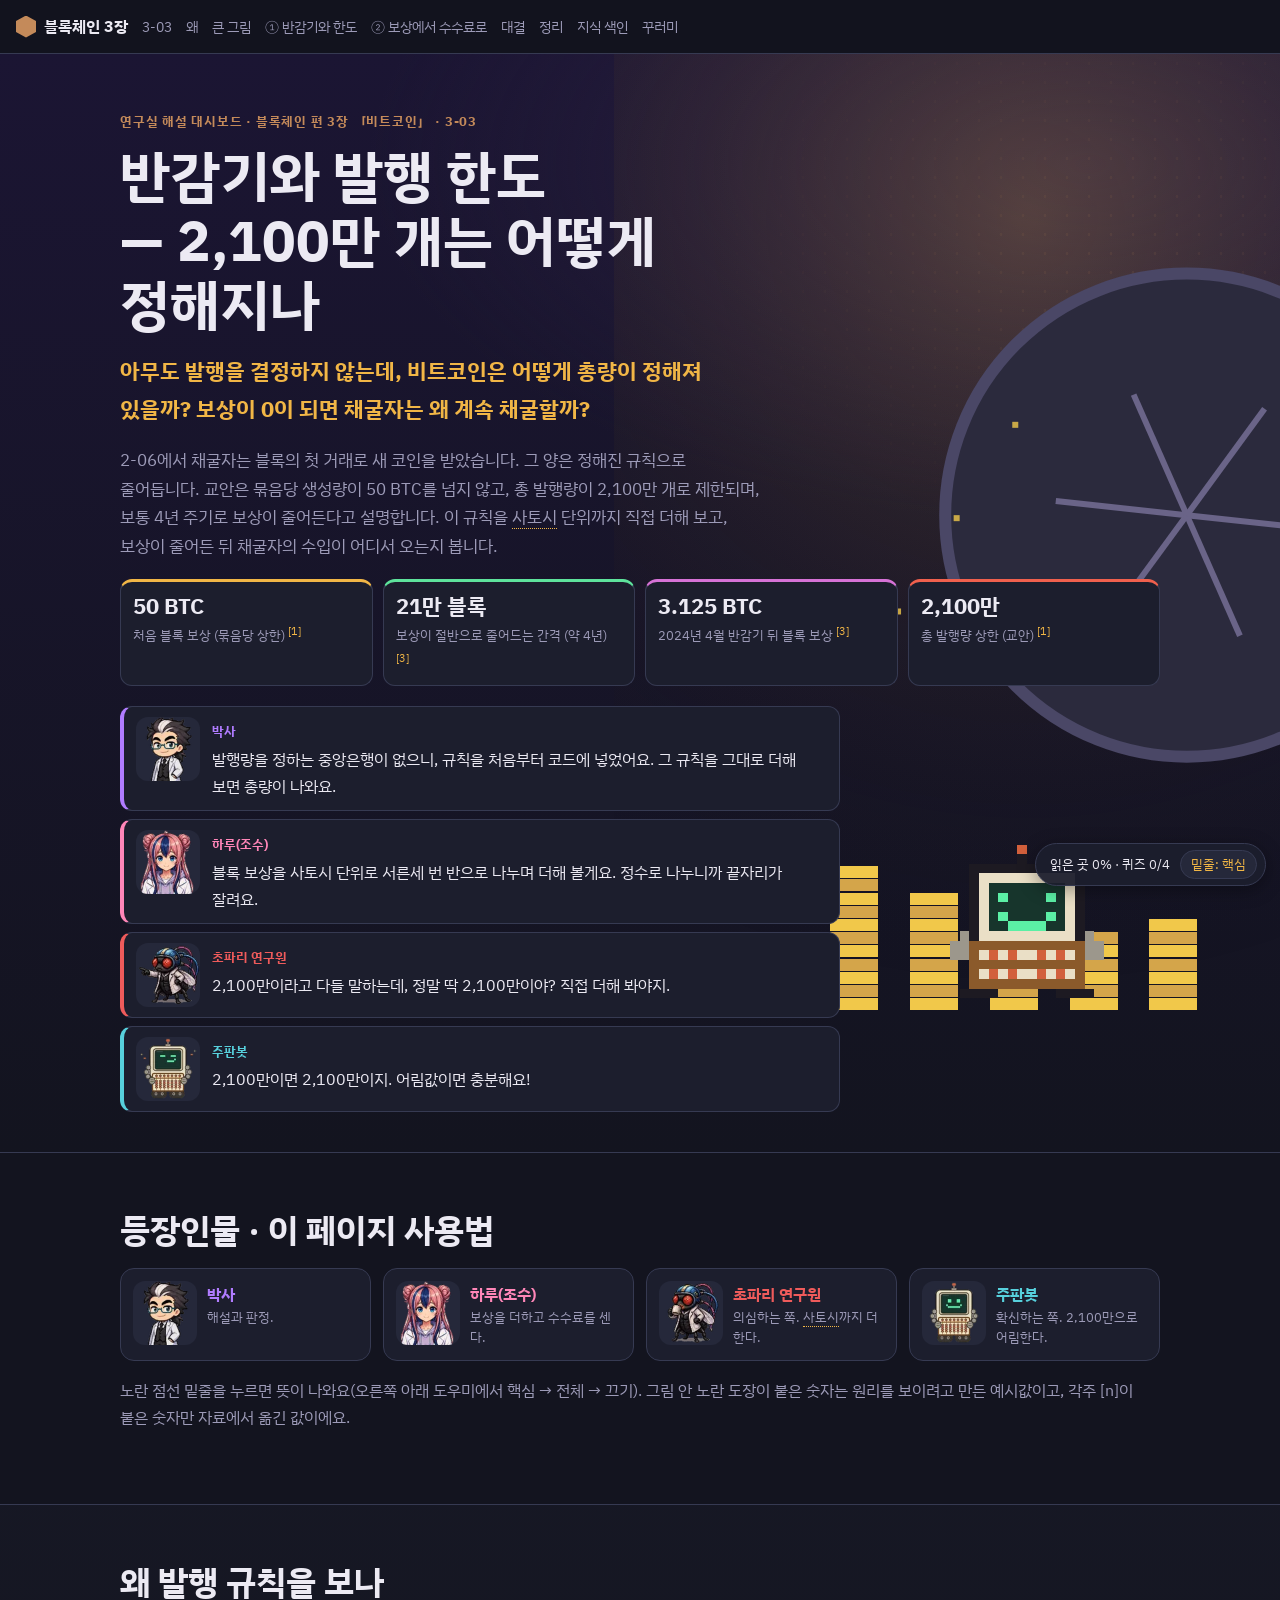
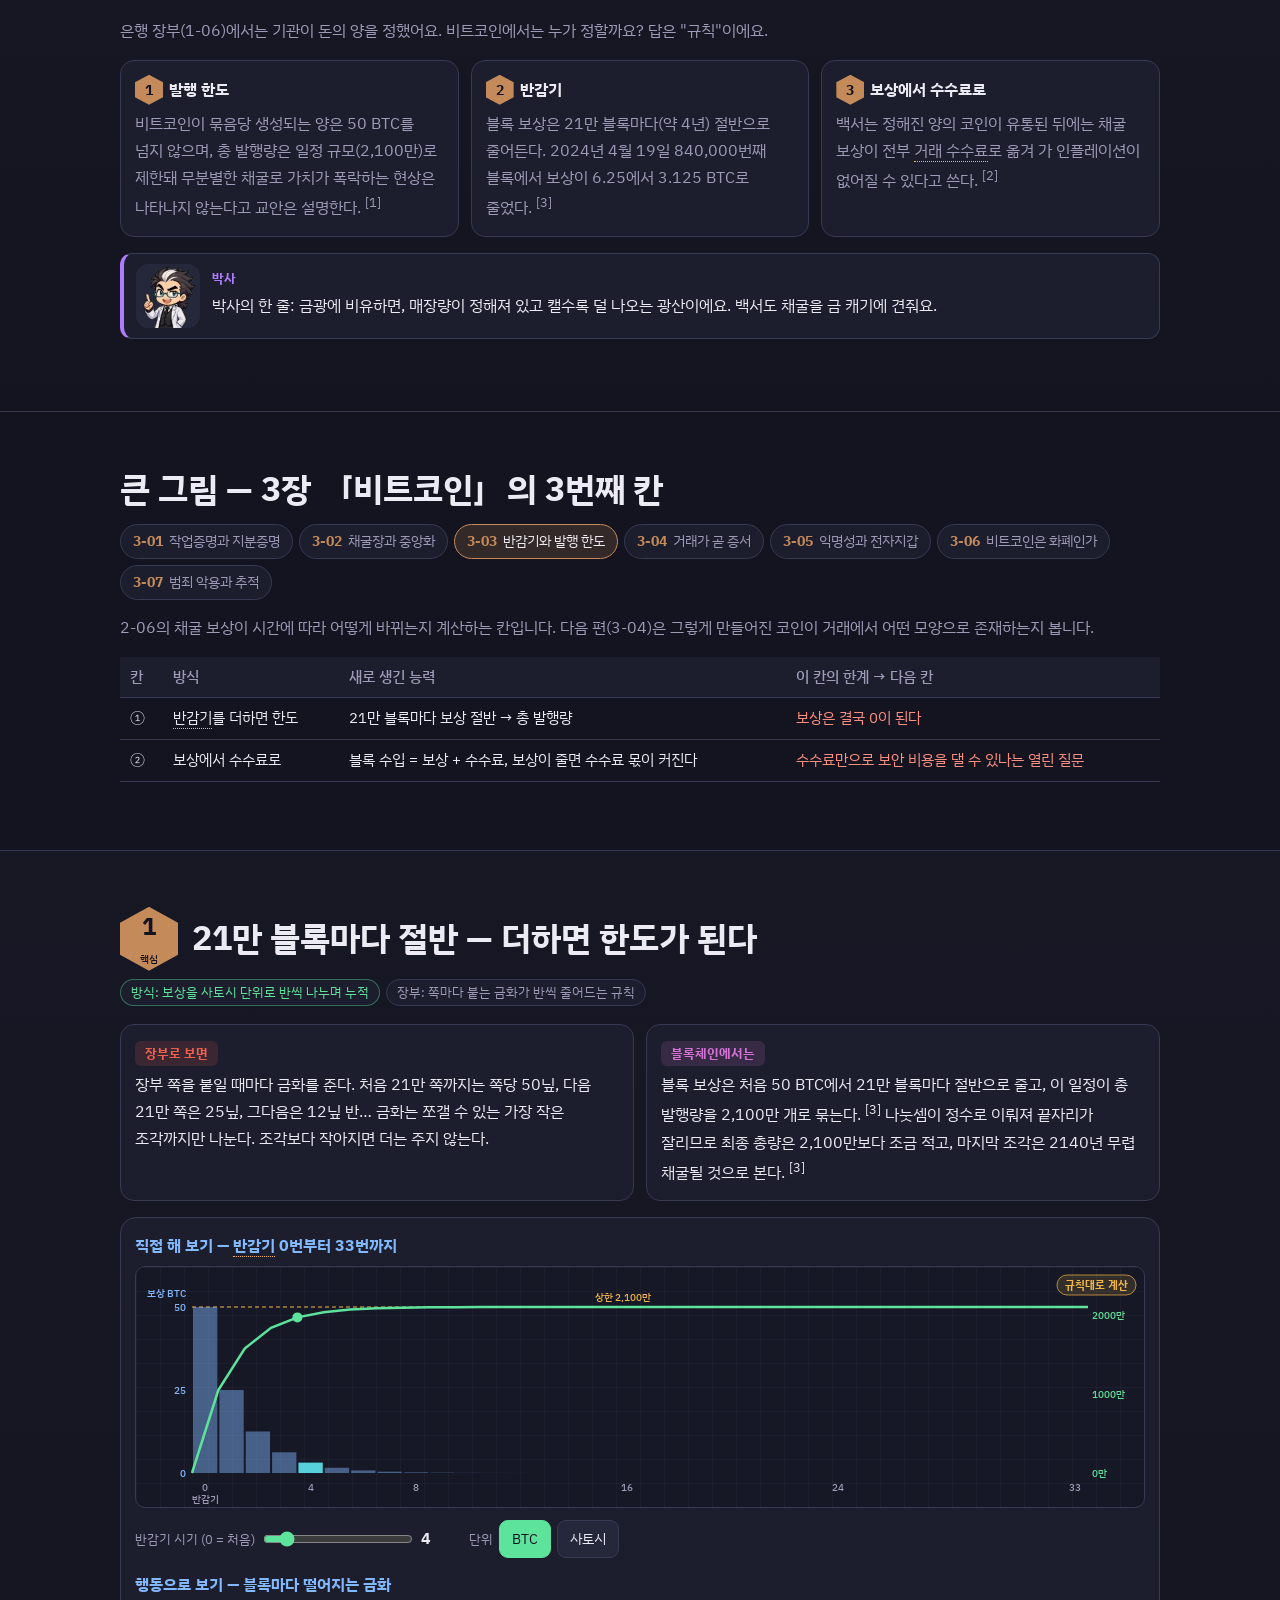
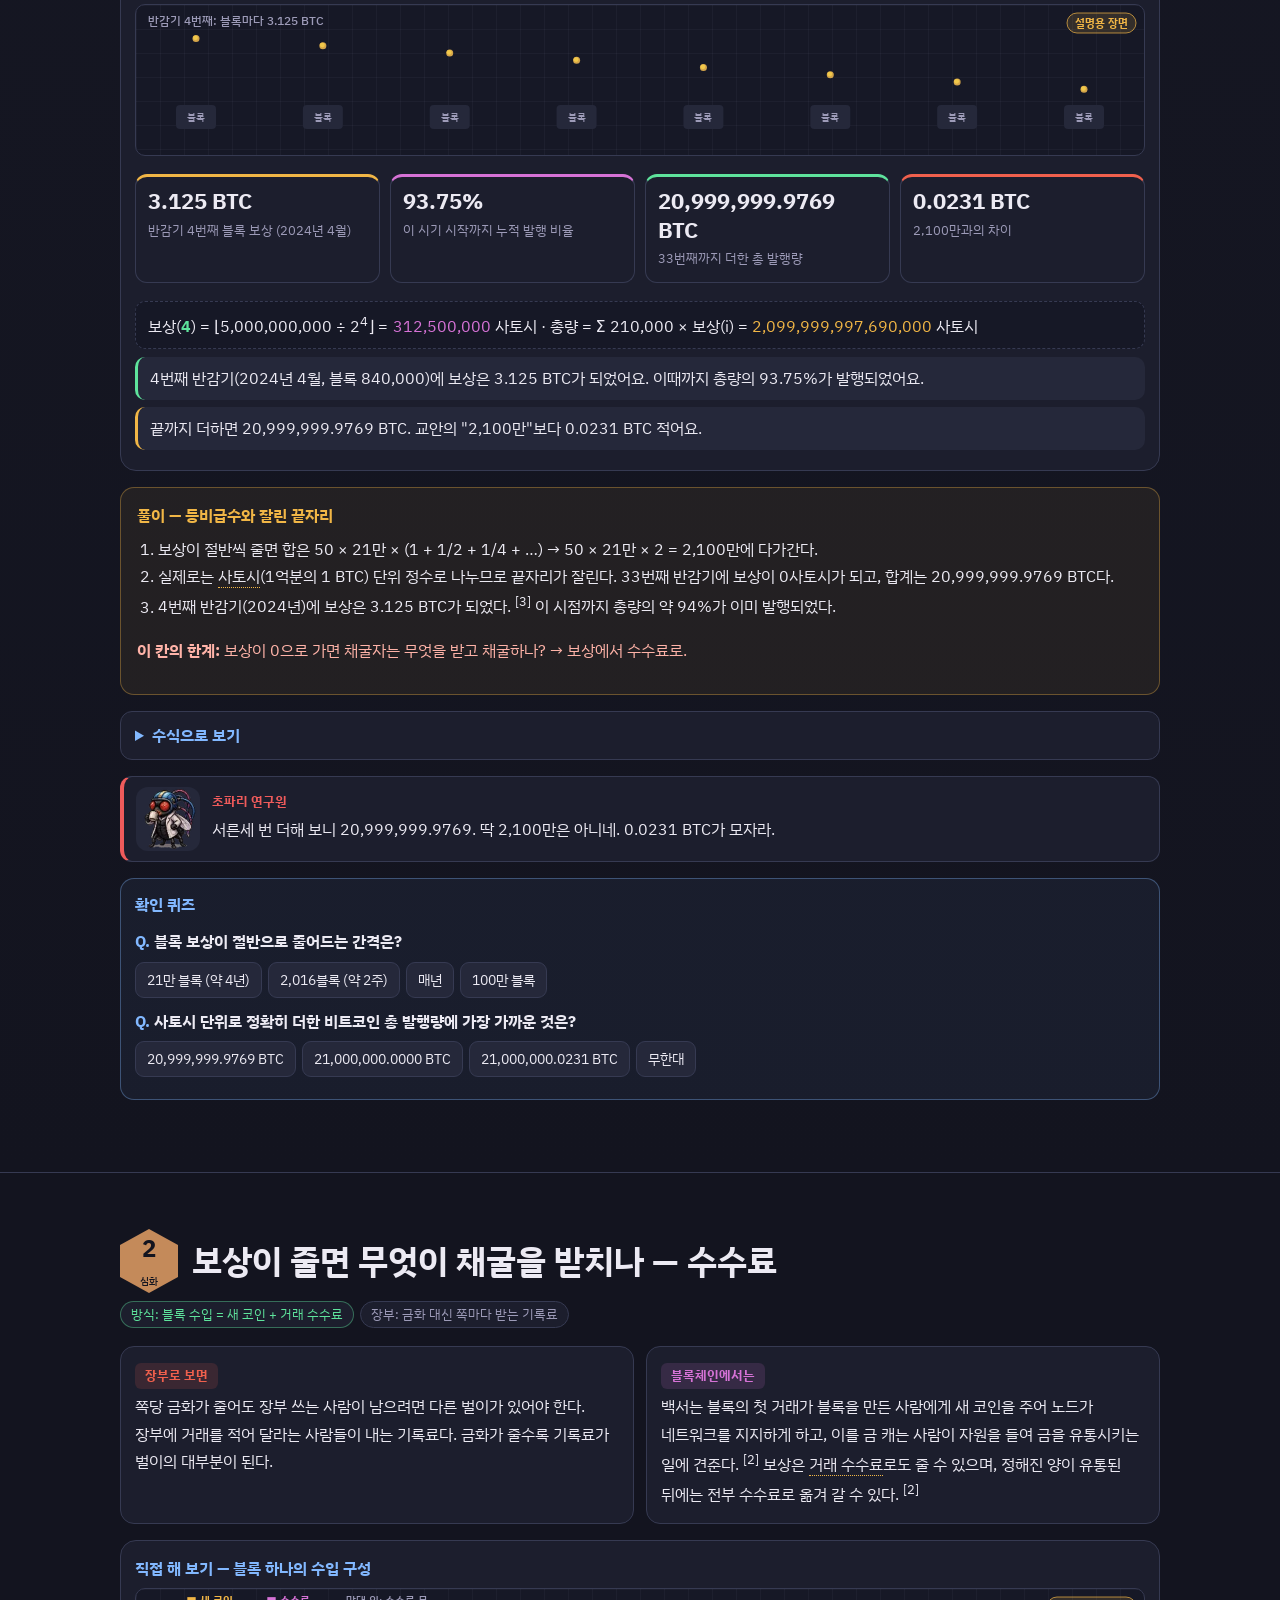
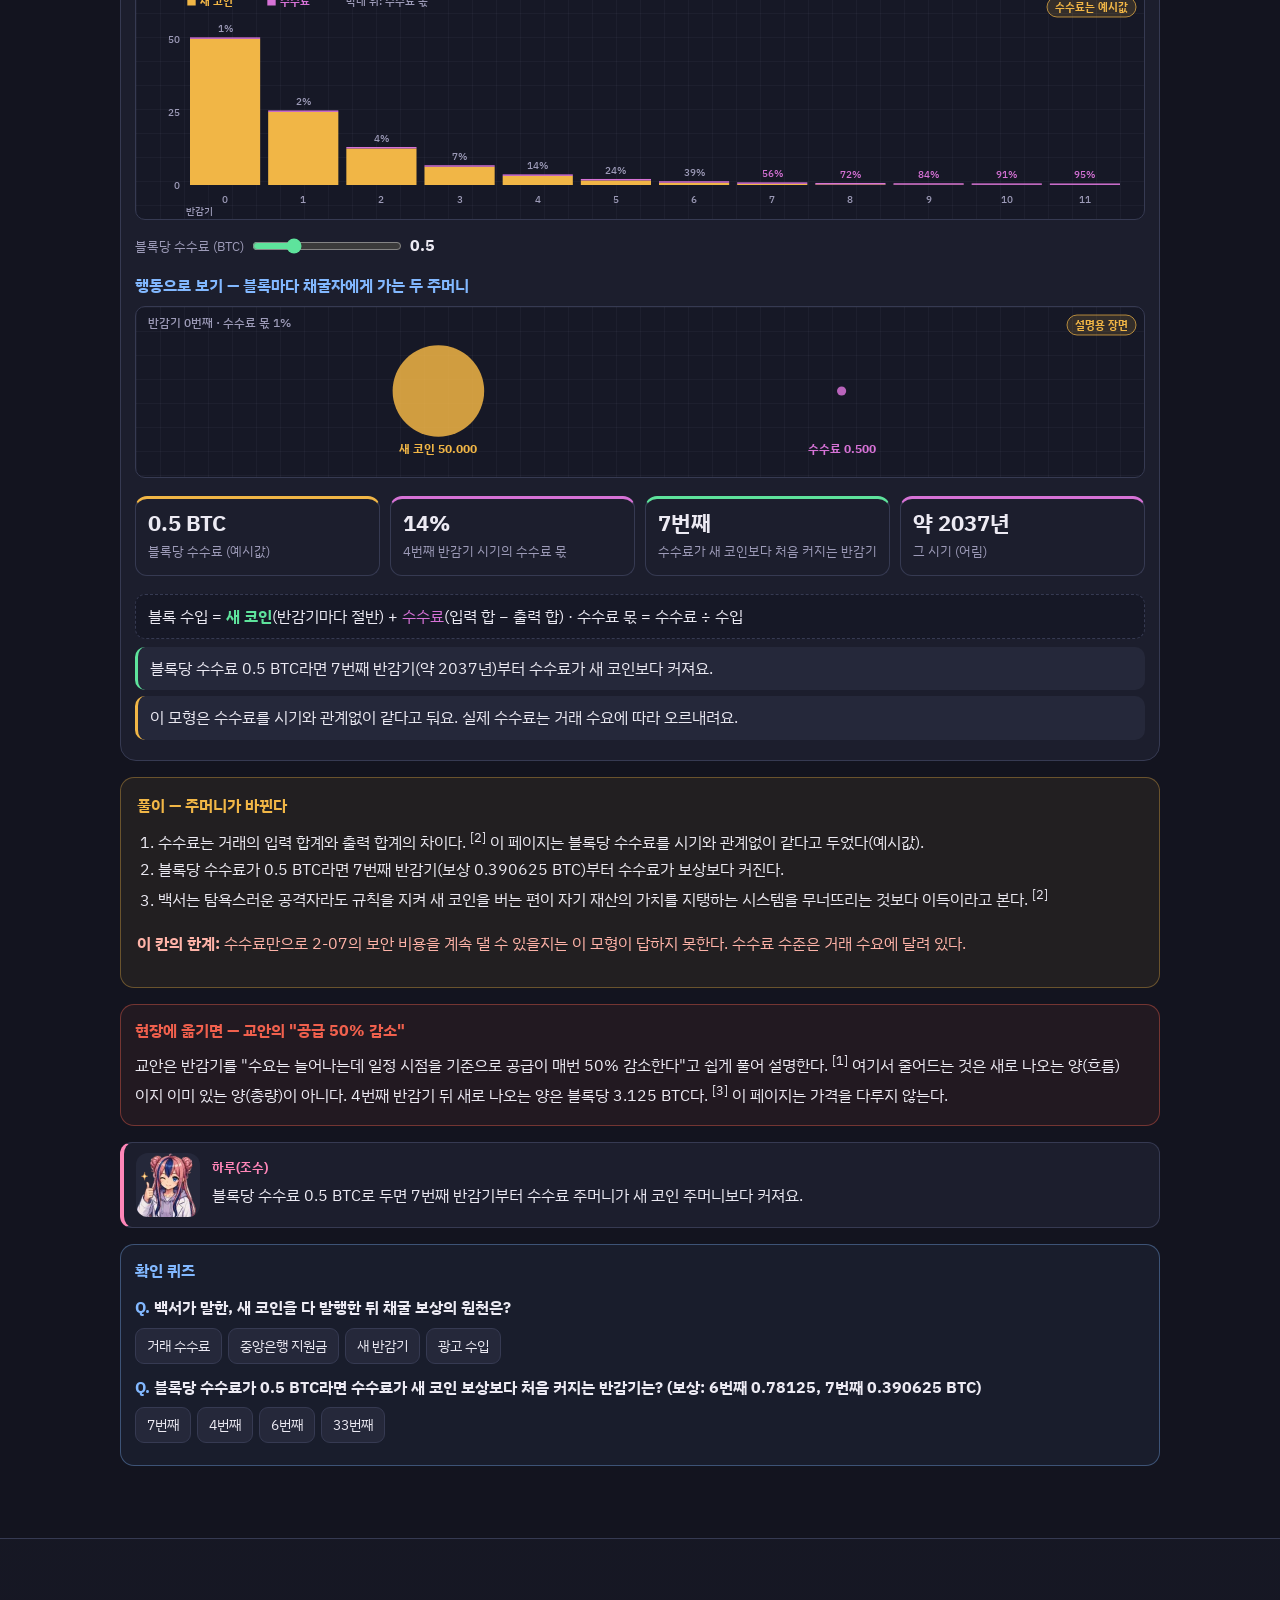
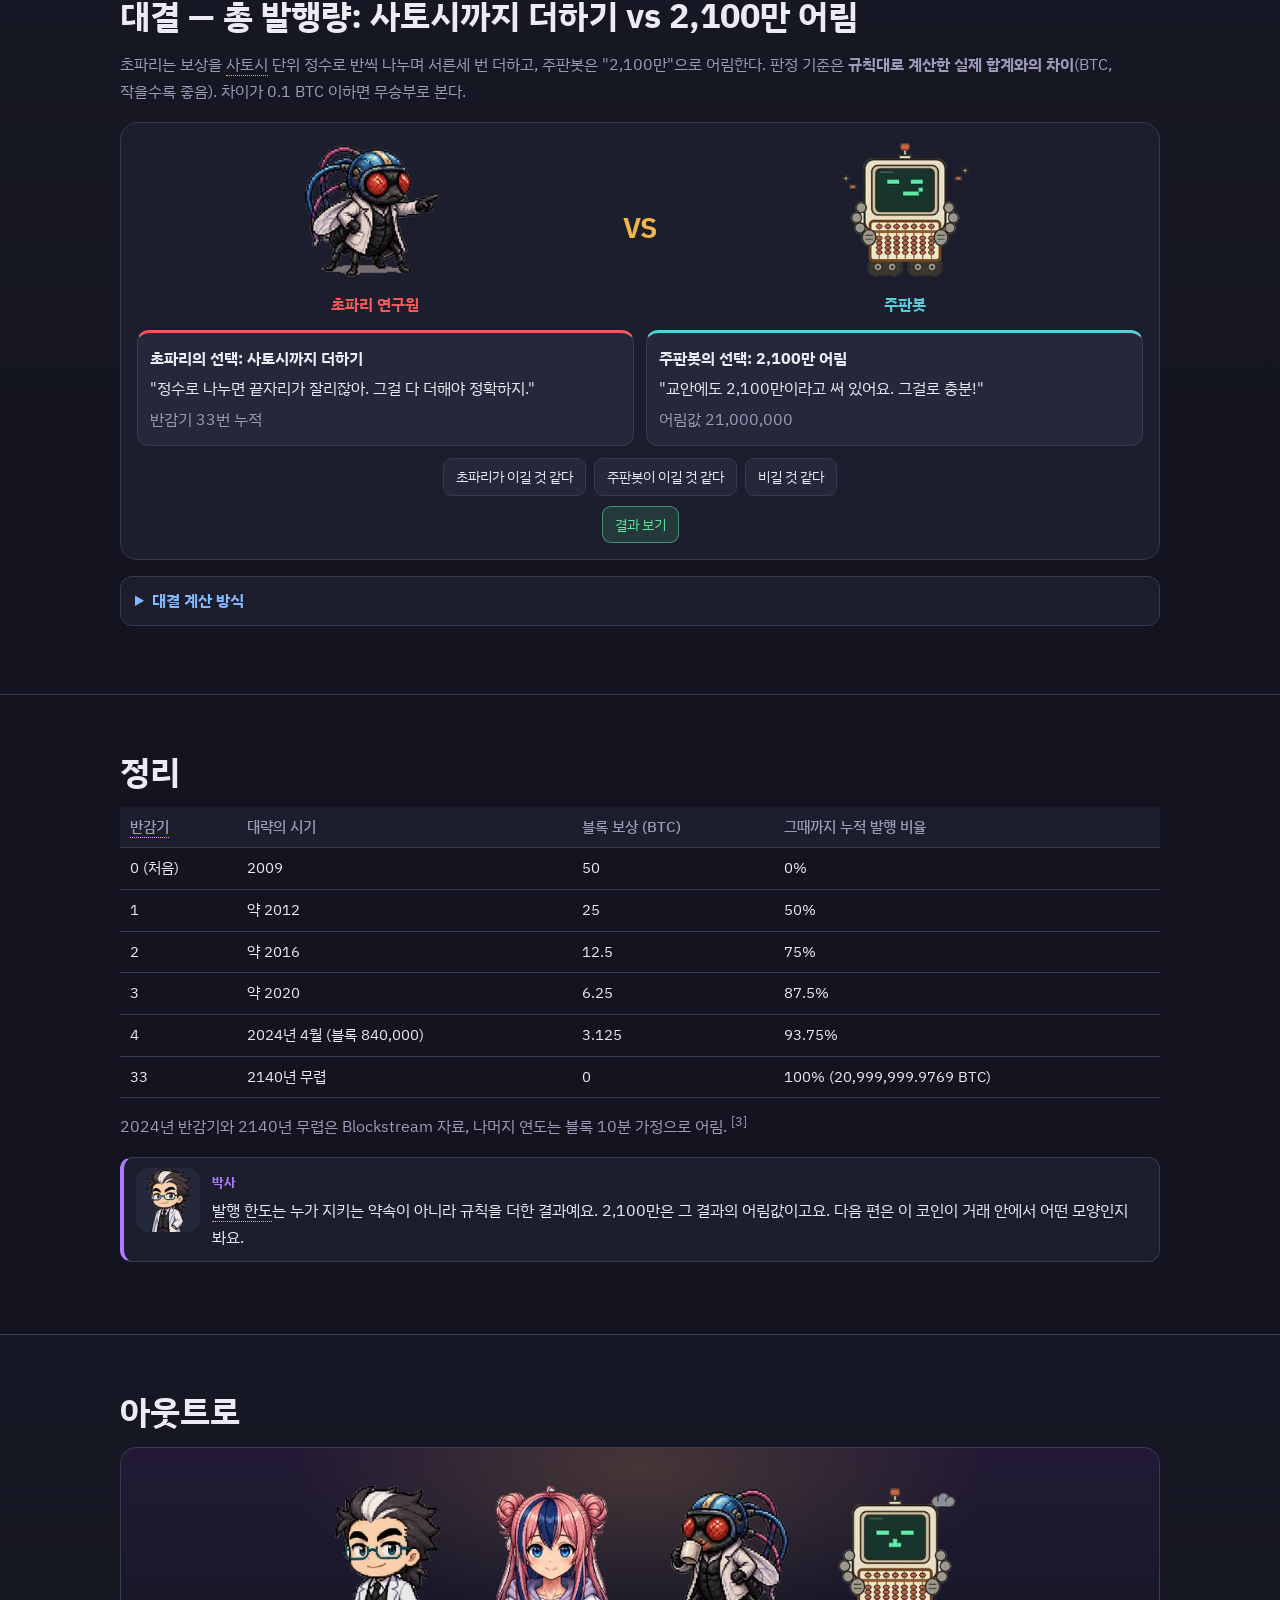
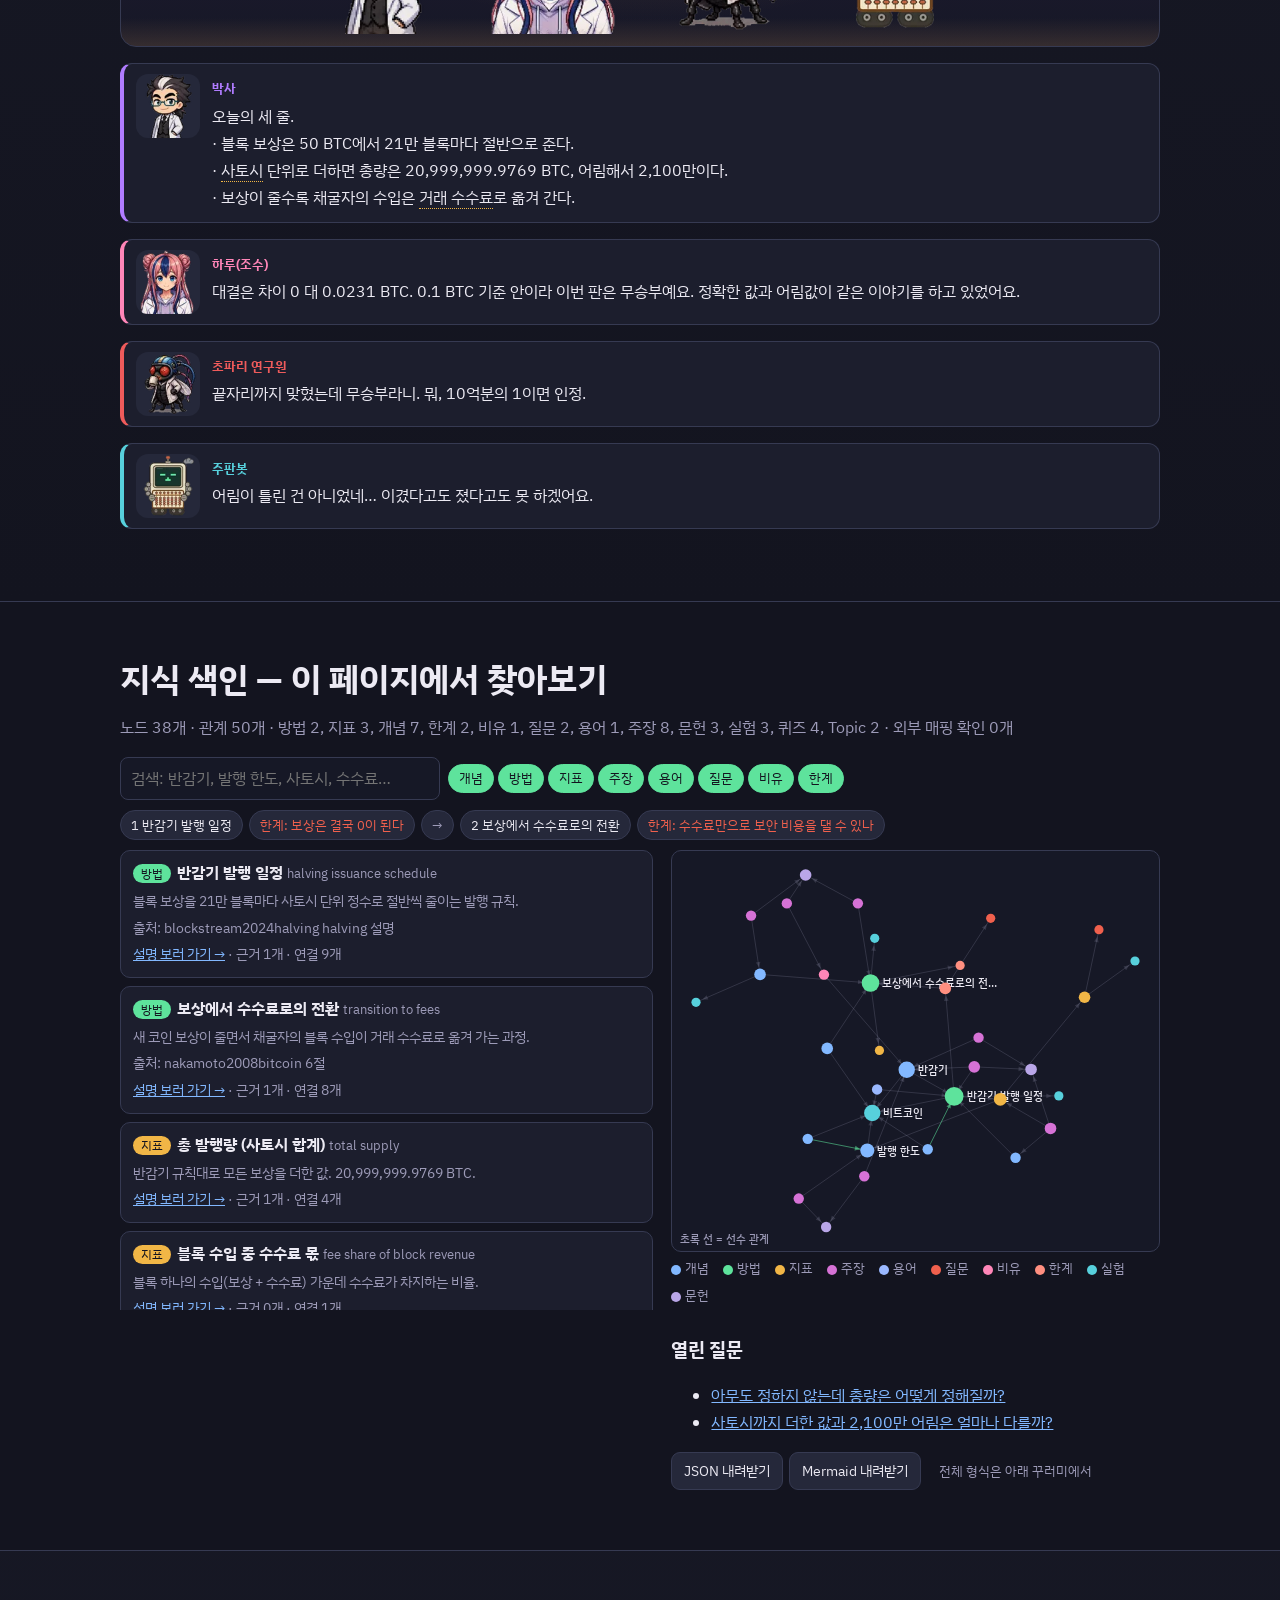
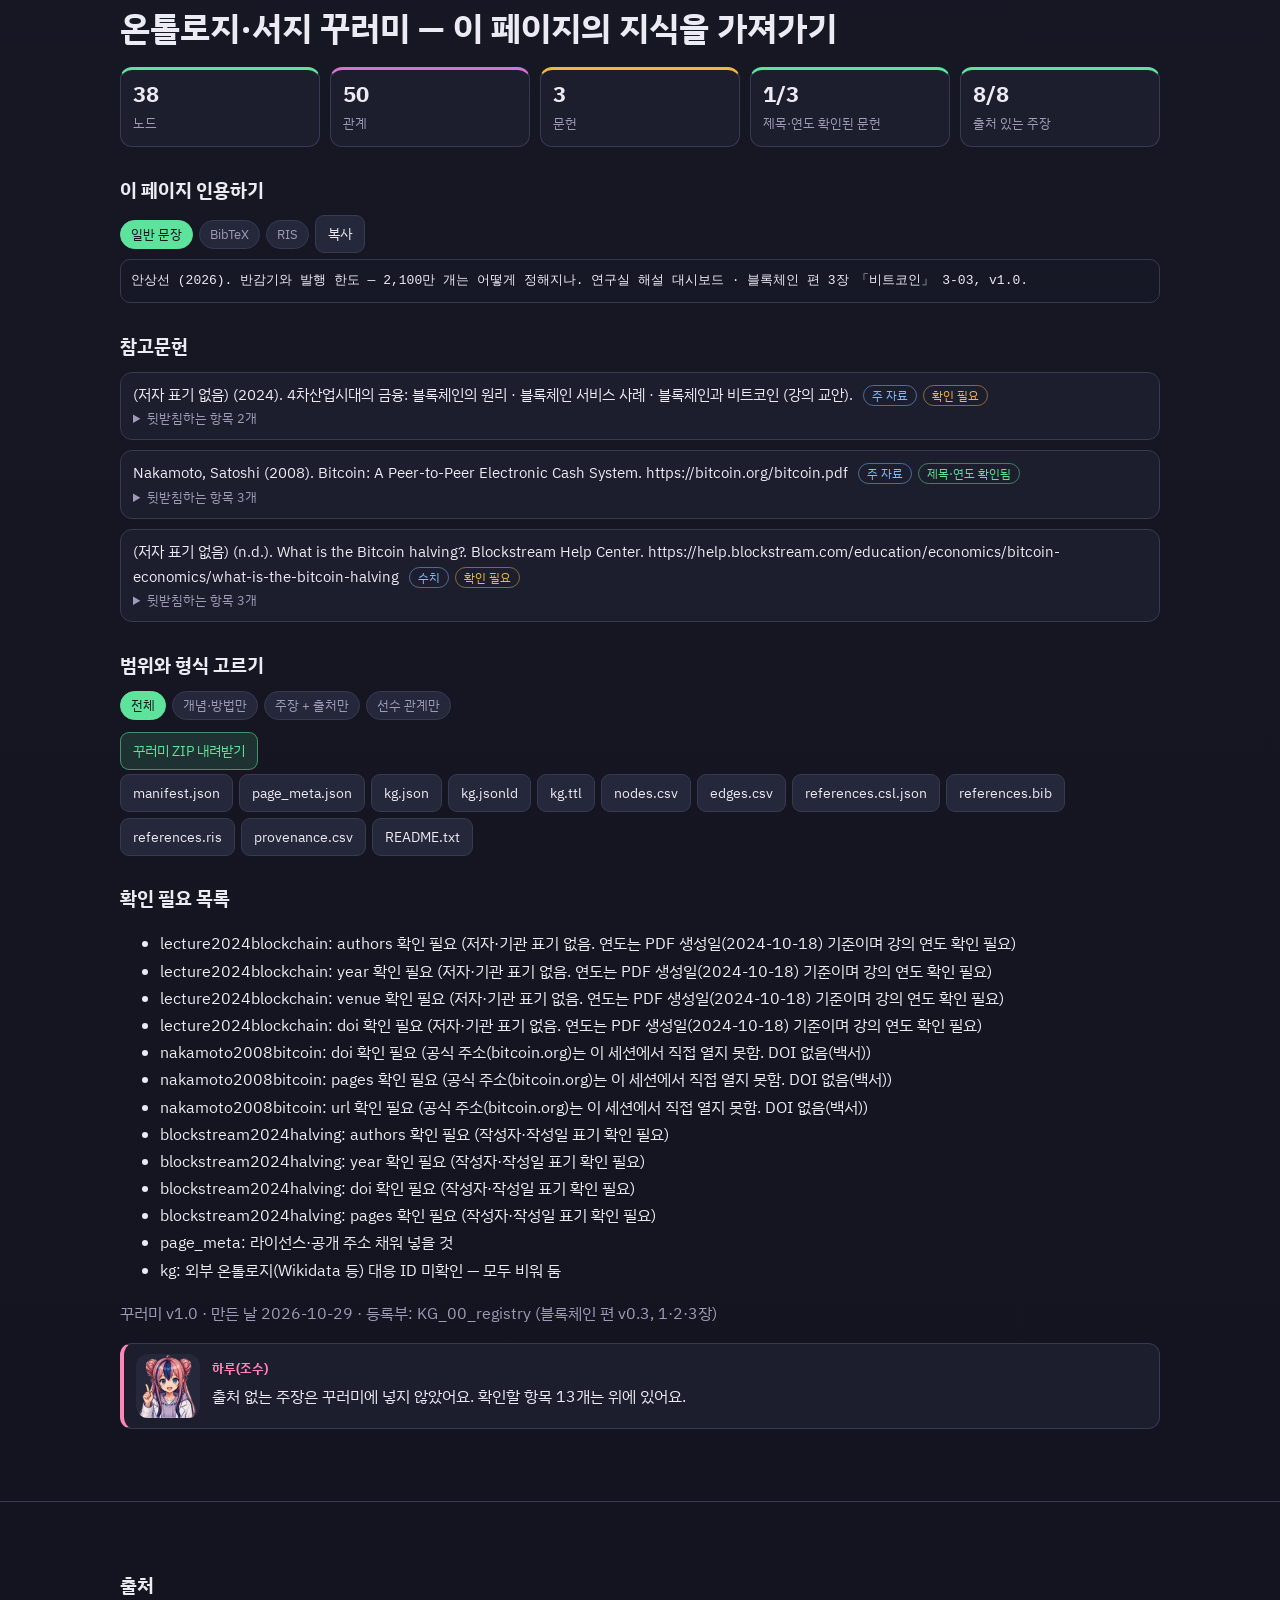
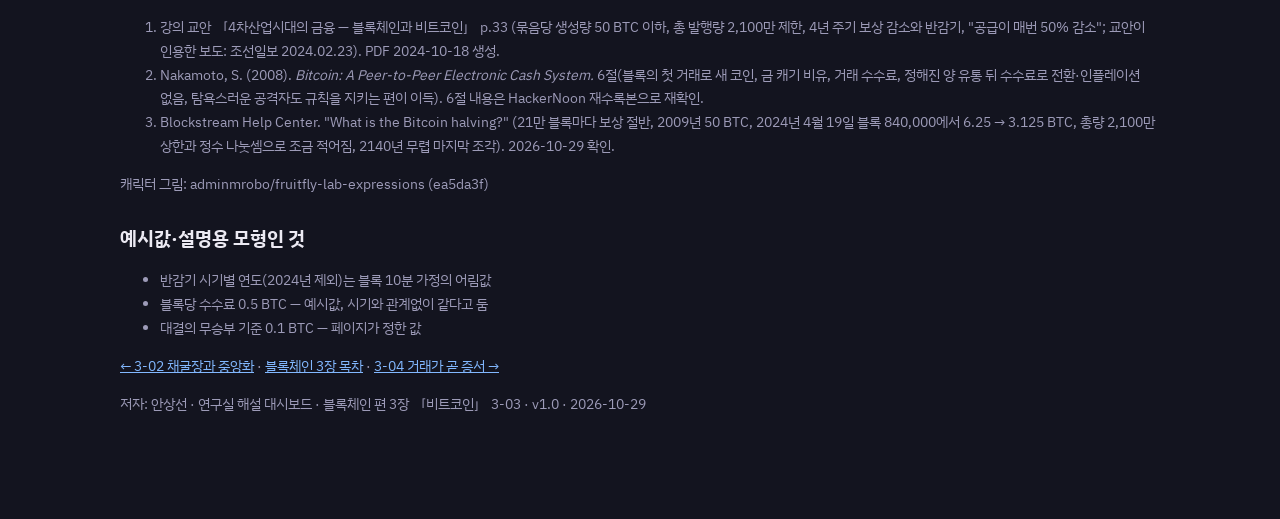
<file: 3-03_halving-and-cap.html>
<!DOCTYPE html><html lang="ko"><head>
<meta charset="utf-8">
<meta name="viewport" content="width=device-width, initial-scale=1, viewport-fit=cover">
<title>반감기와 발행 한도</title>
<meta name="description" content="블록 보상이 21만 블록마다 절반으로 줄어드는 규칙을 사토시 단위까지 직접 더해 총 발행량을 계산하고, 보상이 줄어든 뒤 채굴자의 수입이 거래 수수료로 옮겨 가는 과정을 실험하는 해설 페이지">
<meta name="citation_title" content="반감기와 발행 한도 — 2,100만 개는 어떻게 정해지나"><meta name="citation_author" content="안상선">
<meta name="citation_publication_date" content="2026/10/29"><meta name="citation_language" content="ko">
<meta name="dc.title" content="반감기와 발행 한도 — 2,100만 개는 어떻게 정해지나"><meta name="dc.creator" content="안상선"><meta name="dc.date" content="2026-10-29">
<meta name="dc.language" content="ko"><meta name="dcterms.isPartOf" content="연구실 해설 대시보드 · 블록체인 편 3장 「비트코인」"><meta name="dcterms.source" content="강의 교안 「블록체인과 비트코인」 p.33; Nakamoto (2008) 6절; Blockstream Help Center">
<link rel="preconnect" href="https://fonts.googleapis.com"><link rel="preconnect" href="https://fonts.gstatic.com" crossorigin>
<link href="https://fonts.googleapis.com/css2?family=IBM+Plex+Sans+KR:wght@400;500;700&display=swap" rel="stylesheet">
<link rel="stylesheet" href="assets/lab.css">
</head><body>
<div id="prog" aria-hidden="true"></div>
<nav class="top" aria-label="섹션 바로가기">
  <a class="logo" href="index.html"><i></i>블록체인 3장</a><a class="l" href="#top">3-03</a>
  <a class="l" href="#why">왜</a><a class="l" href="#big">큰 그림</a><a class="l" href="#lv1">① 반감기와 한도</a><a class="l" href="#lv2">② 보상에서 수수료로</a>
  <a class="l" href="#duel">대결</a><a class="l" href="#summary">정리</a><a class="l" href="#kg">지식 색인</a><a class="l" href="#export">꾸러미</a>
</nav>

<header class="hero" id="top">
  <div class="hex"></div>
  <div class="hero-bg" data-img="bg_3_03" role="img" aria-label="금화와 장부가 쌓인 회계실을 픽셀로 그린 배경"><canvas id="heroCv" aria-hidden="true"></canvas></div>
  <div class="wrap">
    <div class="hero-text">
      <div class="eyebrow">연구실 해설 대시보드 · 블록체인 편 3장 「비트코인」 · 3-03</div>
      <h1>반감기와 발행 한도<br>— 2,100만 개는 어떻게 정해지나</h1>
      <p class="q">아무도 발행을 결정하지 않는데, 비트코인은 어떻게 총량이 정해져 있을까? 보상이 0이 되면 채굴자는 왜 계속 채굴할까?</p>
      <p class="lead">2-06에서 채굴자는 블록의 첫 거래로 새 코인을 받았습니다. 그 양은 정해진 규칙으로 줄어듭니다. 교안은 묶음당 생성량이 50 BTC를 넘지 않고, 총 발행량이 2,100만 개로 제한되며, 보통 4년 주기로 보상이 줄어든다고 설명합니다. 이 규칙을 사토시 단위까지 직접 더해 보고, 보상이 줄어든 뒤 채굴자의 수입이 어디서 오는지 봅니다.</p>
    </div>
    <section class="kpis" aria-label="숫자 요약"><div class="kpi a"><b>50 BTC</b><span>처음 블록 보상 (묶음당 상한) <sup>[1]</sup></span></div><div class="kpi g"><b>21만 블록</b><span>보상이 절반으로 줄어드는 간격 (약 4년) <sup>[3]</sup></span></div><div class="kpi m"><b>3.125 BTC</b><span>2024년 4월 반감기 뒤 블록 보상 <sup>[3]</sup></span></div><div class="kpi r"><b>2,100만</b><span>총 발행량 상한 (교안) <sup>[1]</sup></span></div></section>
    <div class="dialog" aria-label="캐릭터 대화"><div class="say " data-who="doc"><img class="who" data-who="doc" data-mood="think" data-img="doc_e09" alt="" aria-hidden="true"><div><b class="name">박사</b><p>발행량을 정하는 중앙은행이 없으니, 규칙을 처음부터 코드에 넣었어요. 그 규칙을 그대로 더해 보면 총량이 나와요.</p></div></div><div class="say " data-who="asst"><img class="who" data-who="asst" data-mood="smile" data-img="asst_e13" alt="" aria-hidden="true"><div><b class="name">하루(조수)</b><p>블록 보상을 사토시 단위로 서른세 번 반으로 나누며 더해 볼게요. 정수로 나누니까 끝자리가 잘려요.</p></div></div><div class="say " data-who="fly"><img class="who" data-who="fly" data-mood="point" data-img="fly_e08" alt="" aria-hidden="true"><div><b class="name">초파리 연구원</b><p>2,100만이라고 다들 말하는데, 정말 딱 2,100만이야? 직접 더해 봐야지.</p></div></div><div class="say " data-who="robo"><img class="who" data-who="robo" data-mood="coin" data-img="robo_e16" alt="" aria-hidden="true"><div><b class="name">주판봇</b><p>2,100만이면 2,100만이지. 어림값이면 충분해요!</p></div></div></div>
  </div>
</header>

<section class="level" id="cast"><div class="wrap">
  <h2>등장인물 · 이 페이지 사용법</h2>
  <div class="cast"><div><img class="who" data-who="doc" data-mood="scale" data-img="doc_e13" alt="" aria-hidden="true"><div><b style="color:var(--c-doc)">박사</b><small>해설과 판정.</small></div></div><div><img class="who" data-who="asst" data-mood="smile" data-img="asst_e13" alt="" aria-hidden="true"><div><b style="color:var(--c-asst)">하루(조수)</b><small>보상을 더하고 수수료를 센다.</small></div></div><div><img class="who" data-who="fly" data-mood="clip" data-img="fly_e10" alt="" aria-hidden="true"><div><b style="color:var(--c-fly)">초파리 연구원</b><small>의심하는 쪽. 사토시까지 더한다.</small></div></div><div><img class="who" data-who="robo" data-mood="smile" data-img="robo_e13" alt="" aria-hidden="true"><div><b style="color:var(--c-robo)">주판봇</b><small>확신하는 쪽. 2,100만으로 어림한다.</small></div></div></div>
  <p class="sub">노란 점선 밑줄을 누르면 뜻이 나와요(오른쪽 아래 도우미에서 핵심 → 전체 → 끄기). 그림 안 노란 도장이 붙은 숫자는 원리를 보이려고 만든 예시값이고, 각주 [n]이 붙은 숫자만 자료에서 옮긴 값이에요.</p>
</div></section>

<section class="level" id="why"><div class="wrap">
  <h2>왜 발행 규칙을 보나</h2>
  <p class="sub">은행 장부(1-06)에서는 기관이 돈의 양을 정했어요. 비트코인에서는 누가 정할까요? 답은 "규칙"이에요.</p>
  <div class="steps"><div><b class="n">1</b><b>발행 한도</b><p class="sub" style="margin:.3em 0 0">비트코인이 묶음당 생성되는 양은 50 BTC를 넘지 않으며, 총 발행량은 일정 규모(2,100만)로 제한돼 무분별한 채굴로 가치가 폭락하는 현상은 나타나지 않는다고 교안은 설명한다. <sup>[1]</sup></p></div><div><b class="n">2</b><b>반감기</b><p class="sub" style="margin:.3em 0 0">블록 보상은 21만 블록마다(약 4년) 절반으로 줄어든다. 2024년 4월 19일 840,000번째 블록에서 보상이 6.25에서 3.125 BTC로 줄었다. <sup>[3]</sup></p></div><div><b class="n">3</b><b>보상에서 수수료로</b><p class="sub" style="margin:.3em 0 0">백서는 정해진 양의 코인이 유통된 뒤에는 채굴 보상이 전부 거래 수수료로 옮겨 가 인플레이션이 없어질 수 있다고 쓴다. <sup>[2]</sup></p></div></div>
  <div class="say " data-who="doc"><img class="who" data-who="doc" data-mood="e07" data-img="doc_e07" alt="" aria-hidden="true"><div><b class="name">박사</b><p>박사의 한 줄: 금광에 비유하면, 매장량이 정해져 있고 캘수록 덜 나오는 광산이에요. 백서도 채굴을 금 캐기에 견줘요.</p></div></div>
</div></section>

<section class="level" id="big"><div class="wrap">
  <h2>큰 그림 — 3장 「비트코인」의 3번째 칸</h2>
  <nav class="path" aria-label="챕터 안 위치"><a class="pchip" href="3-01_pow-vs-pos.html"><b>3-01</b> 작업증명과 지분증명</a><a class="pchip" href="3-02_mining-farms.html"><b>3-02</b> 채굴장과 중앙화</a><a class="pchip on" href="3-03_halving-and-cap.html" aria-current="page"><b>3-03</b> 반감기와 발행 한도</a><a class="pchip" href="3-04_tx-is-the-note.html"><b>3-04</b> 거래가 곧 증서</a><a class="pchip" href="3-05_pseudonymous-wallet.html"><b>3-05</b> 익명성과 전자지갑</a><a class="pchip" href="3-06_is-it-money.html"><b>3-06</b> 비트코인은 화폐인가</a><a class="pchip" href="3-07_misuse-and-tracing.html"><b>3-07</b> 범죄 악용과 추적</a></nav>
  <p class="sub">2-06의 채굴 보상이 시간에 따라 어떻게 바뀌는지 계산하는 칸입니다. 다음 편(3-04)은 그렇게 만들어진 코인이 거래에서 어떤 모양으로 존재하는지 봅니다.</p>
  <div class="tw"><table class="tb">
    <thead><tr><th>칸</th><th>방식</th><th>새로 생긴 능력</th><th>이 칸의 한계 → 다음 칸</th></tr></thead>
    <tbody><tr><td>①</td><td>반감기를 더하면 한도</td><td>21만 블록마다 보상 절반 → 총 발행량</td><td class="r">보상은 결국 0이 된다</td></tr><tr><td>②</td><td>보상에서 수수료로</td><td>블록 수입 = 보상 + 수수료, 보상이 줄면 수수료 몫이 커진다</td><td class="r">수수료만으로 보안 비용을 댈 수 있나는 열린 질문</td></tr></tbody></table></div>
  
</div></section>

<section class="level" id="lv1"><div class="wrap">
  <div class="lvhead"><div class="hexno">1<small>핵심</small></div><h2>21만 블록마다 절반 — 더하면 한도가 된다</h2>
    <p class="sub"><span class="lvtag g">방식: 보상을 사토시 단위로 반씩 나누며 누적</span><span class="lvtag ">장부: 쪽마다 붙는 금화가 반씩 줄어드는 규칙</span></p></div>
  <div class="pair">
    <div><div class="tag fly">장부로 보면</div><p>장부 쪽을 붙일 때마다 금화를 준다. 처음 21만 쪽까지는 쪽당 50닢, 다음 21만 쪽은 25닢, 그다음은 12닢 반… 금화는 쪼갤 수 있는 가장 작은 조각까지만 나눈다. 조각보다 작아지면 더는 주지 않는다.</p></div>
    <div><div class="tag nn">블록체인에서는</div><p>블록 보상은 처음 50 BTC에서 21만 블록마다 절반으로 줄고, 이 일정이 총 발행량을 2,100만 개로 묶는다. <sup>[3]</sup> 나눗셈이 정수로 이뤄져 끝자리가 잘리므로 최종 총량은 2,100만보다 조금 적고, 마지막 조각은 2140년 무렵 채굴될 것으로 본다. <sup>[3]</sup></p></div>
  </div>
  <section class="panel"><h3>직접 해 보기 — 반감기 0번부터 33번까지</h3>
    <div class="cwrap"><canvas id="c1" aria-label="반감기 시기별 블록 보상 계단과 누적 발행량 곡선, 2,100만 선을 함께 그린 그림"></canvas></div>
    <div class="ctrl"><div class="group"><span class="glabel">반감기 시기 (0 = 처음)</span><input type="range" id="r1e" min="0" max="33" step="1" value="4" aria-label="반감기 시기"><span class="val" id="v1e">4</span></div>
      <div class="group"><span class="glabel">단위</span><button class="bt" data-u="btc" aria-pressed="true">BTC</button><button class="bt" data-u="sat" aria-pressed="false">사토시</button></div></div>
    <h3>행동으로 보기 — 블록마다 떨어지는 금화</h3>
    <div class="cwrap"><canvas id="c1b" class="wide" aria-label="블록이 쌓일 때마다 보상 금화가 떨어지고, 반감기마다 금화 크기가 절반으로 줄어드는 장면"></canvas></div>
    <section class="kpis" id="k1"></section><div class="eq" id="eq1"></div><div class="insight" id="ins1" aria-live="polite"></div></section>
  <div class="explain"><h4>풀이 — 등비급수와 잘린 끝자리</h4>
    <ol><li>보상이 절반씩 줄면 합은 50 × 21만 × (1 + 1/2 + 1/4 + …) → 50 × 21만 × 2 = 2,100만에 다가간다.</li>
      <li>실제로는 사토시(1억분의 1 BTC) 단위 정수로 나누므로 끝자리가 잘린다. 33번째 반감기에 보상이 0사토시가 되고, 합계는 20,999,999.9769 BTC다.</li>
      <li>4번째 반감기(2024년)에 보상은 3.125 BTC가 되었다. <sup>[3]</sup> 이 시점까지 총량의 약 94%가 이미 발행되었다.</li></ol>
    <p class="limit"><b>이 칸의 한계:</b> 보상이 0으로 가면 채굴자는 무엇을 받고 채굴하나? → 보상에서 수수료로.</p></div>
  <details class="math"><summary>수식으로 보기</summary><p>보상(i) = ⌊5,000,000,000 ÷ 2<sup>i</sup>⌋ 사토시, i = 반감기 횟수. 총량 = Σ<sub>i=0..32</sub> 210,000 × 보상(i) = 2,099,999,997,690,000 사토시 = 20,999,999.9769 BTC. 시기별 연도는 블록 10분 가정으로 어림한 값이다.</p><p class="lim">실제 반감기 날짜는 블록 생성 속도에 따라 앞당겨지거나 늦춰진다. 이 페이지는 2024년 4월 반감기만 실제 날짜로 표시한다.</p></details>
  <div class="say " data-who="fly"><img class="who" data-who="fly" data-mood="type" data-img="fly_e09" alt="" aria-hidden="true"><div><b class="name">초파리 연구원</b><p>서른세 번 더해 보니 20,999,999.9769. 딱 2,100만은 아니네. 0.0231 BTC가 모자라.</p></div></div>
  <div class="quiz" data-quiz="lv1"></div>
</div></section>
<section class="level" id="lv2"><div class="wrap">
  <div class="lvhead"><div class="hexno">2<small>심화</small></div><h2>보상이 줄면 무엇이 채굴을 받치나 — 수수료</h2>
    <p class="sub"><span class="lvtag g">방식: 블록 수입 = 새 코인 + 거래 수수료</span><span class="lvtag ">장부: 금화 대신 쪽마다 받는 기록료</span></p></div>
  <div class="pair">
    <div><div class="tag fly">장부로 보면</div><p>쪽당 금화가 줄어도 장부 쓰는 사람이 남으려면 다른 벌이가 있어야 한다. 장부에 거래를 적어 달라는 사람들이 내는 기록료다. 금화가 줄수록 기록료가 벌이의 대부분이 된다.</p></div>
    <div><div class="tag nn">블록체인에서는</div><p>백서는 블록의 첫 거래가 블록을 만든 사람에게 새 코인을 주어 노드가 네트워크를 지지하게 하고, 이를 금 캐는 사람이 자원을 들여 금을 유통시키는 일에 견준다. <sup>[2]</sup> 보상은 거래 수수료로도 줄 수 있으며, 정해진 양이 유통된 뒤에는 전부 수수료로 옮겨 갈 수 있다. <sup>[2]</sup></p></div>
  </div>
  <section class="panel"><h3>직접 해 보기 — 블록 하나의 수입 구성</h3>
    <div class="cwrap"><canvas id="c2" aria-label="반감기 시기별로 블록 하나의 수입을 새 코인과 수수료로 나눠 쌓은 막대그래프"></canvas></div>
    <div class="ctrl"><div class="group"><span class="glabel">블록당 수수료 (BTC)</span><input type="range" id="r2f" min="0" max="20" step="1" value="5" aria-label="블록당 수수료"><span class="val" id="v2f">0.5</span></div></div>
    <h3>행동으로 보기 — 블록마다 채굴자에게 가는 두 주머니</h3>
    <div class="cwrap"><canvas id="c2b" class="wide" aria-label="반감기가 지날수록 새 코인 주머니는 작아지고 수수료 주머니의 비중이 커지는 장면"></canvas></div>
    <section class="kpis" id="k2"></section><div class="eq" id="eq2"></div><div class="insight" id="ins2" aria-live="polite"></div></section>
  <div class="explain"><h4>풀이 — 주머니가 바뀐다</h4>
    <ol><li>수수료는 거래의 입력 합계와 출력 합계의 차이다. <sup>[2]</sup> 이 페이지는 블록당 수수료를 시기와 관계없이 같다고 두었다(예시값).</li>
      <li>블록당 수수료가 0.5 BTC라면 7번째 반감기(보상 0.390625 BTC)부터 수수료가 보상보다 커진다.</li>
      <li>백서는 탐욕스러운 공격자라도 규칙을 지켜 새 코인을 버는 편이 자기 재산의 가치를 지탱하는 시스템을 무너뜨리는 것보다 이득이라고 본다. <sup>[2]</sup></li></ol>
    <p class="limit"><b>이 칸의 한계:</b> 수수료만으로 2-07의 보안 비용을 계속 댈 수 있을지는 이 모형이 답하지 못한다. 수수료 수준은 거래 수요에 달려 있다.</p></div>
  <div class="bridge field"><h4>현장에 옮기면 — 교안의 "공급 50% 감소"</h4><p>교안은 반감기를 "수요는 늘어나는데 일정 시점을 기준으로 공급이 매번 50% 감소한다"고 쉽게 풀어 설명한다. <sup>[1]</sup> 여기서 줄어드는 것은 새로 나오는 양(흐름)이지 이미 있는 양(총량)이 아니다. 4번째 반감기 뒤 새로 나오는 양은 블록당 3.125 BTC다. <sup>[3]</sup> 이 페이지는 가격을 다루지 않는다.</p></div>
  <div class="say " data-who="asst"><img class="who" data-who="asst" data-mood="e10" data-img="asst_e10" alt="" aria-hidden="true"><div><b class="name">하루(조수)</b><p>블록당 수수료 0.5 BTC로 두면 7번째 반감기부터 수수료 주머니가 새 코인 주머니보다 커져요.</p></div></div>
  <div class="quiz" data-quiz="lv2"></div>
</div></section>

<section class="level" id="duel"><div class="wrap">
  <h2>대결 — 총 발행량: 사토시까지 더하기 vs 2,100만 어림</h2>
  <p class="sub">초파리는 보상을 사토시 단위 정수로 반씩 나누며 서른세 번 더하고, 주판봇은 "2,100만"으로 어림한다. 판정 기준은 <b>규칙대로 계산한 실제 합계와의 차이</b>(BTC, 작을수록 좋음). 차이가 0.1 BTC 이하면 무승부로 본다.</p>
  <div class="duel" id="duelBox">
    <div class="duelhead">
      <div><img data-who="fly" data-mood="point" data-img="fly_e08" data-face="right" alt="" aria-hidden="true"><div style="color:var(--c-fly);font-weight:700">초파리 연구원</div></div>
      <div class="vs">VS</div>
      <div><img data-who="robo" data-mood="coin" data-img="robo_e16" data-face="left" alt="" aria-hidden="true"><div style="color:var(--c-robo);font-weight:700">주판봇</div></div>
    </div>
    <div class="choices">
      <div class="choice fly"><b>초파리의 선택: 사토시까지 더하기</b><p>"정수로 나누면 끝자리가 잘리잖아. 그걸 다 더해야 정확하지."</p><p class="sub" style="margin:0">반감기 33번 누적</p></div>
      <div class="choice robo"><b>주판봇의 선택: 2,100만 어림</b><p>"교안에도 2,100만이라고 써 있어요. 그걸로 충분!"</p><p class="sub" style="margin:0">어림값 21,000,000</p></div>
    </div>
    <div class="guess" role="group" aria-label="먼저 맞혀 보기">
      <button class="bt" data-g="F" aria-pressed="false">초파리가 이길 것 같다</button>
      <button class="bt" data-g="R" aria-pressed="false">주판봇이 이길 것 같다</button>
      <button class="bt" data-g="D" aria-pressed="false">비길 것 같다</button>
    </div>
    <div style="text-align:center"><button class="bt primary reveal">결과 보기</button></div>
    <div class="after">
      <div class="score"><span class="f">초파리 <i id="scF">0</i></span><span class="r">주판봇 <i id="scR">0</i></span></div>
      <div class="bars" aria-live="polite"></div>
      <div class="say asst" data-who="asst"><img class="who" data-who="asst" data-mood="firm" data-img="asst_e12" alt="" aria-hidden="true"><div><b class="name">하루(조수)</b><p>—</p></div></div>
      <div class="say verdict" data-who="doc"><img class="who" data-who="doc" data-mood="judge" data-img="doc_e10" alt="" aria-hidden="true"><div><b class="name">박사</b><p>—</p></div></div>
      <p id="guessFb" class="sub"></p>
      
    </div>
  </div>
  <details class="math"><summary>대결 계산 방식</summary><p>실제 합계 = Σ 210,000 × ⌊5×10<sup>9</sup> ÷ 2<sup>i</sup>⌋ 사토시를 BTC로 바꾼 값(위 ①과 같은 함수). 각자 답과 이 값의 차이를 잰다. 무승부 기준 0.1 BTC는 이 페이지가 정한 값이다.</p><p class="lim">0.0231 BTC는 총량의 10억분의 1 수준이다. 교안의 "2,100만"은 이 규칙의 어림값이다.</p></details>
</div></section>

<section class="level" id="summary"><div class="wrap">
  <h2>정리</h2>
  <div class="tw"><table class="tb"><thead><tr><th>반감기</th><th>대략의 시기</th><th>블록 보상 (BTC)</th><th>그때까지 누적 발행 비율</th></tr></thead><tbody>
   <tr><td>0 (처음)</td><td>2009</td><td>50</td><td>0%</td></tr>
   <tr><td>1</td><td>약 2012</td><td>25</td><td>50%</td></tr>
   <tr><td>2</td><td>약 2016</td><td>12.5</td><td>75%</td></tr>
   <tr><td>3</td><td>약 2020</td><td>6.25</td><td>87.5%</td></tr>
   <tr><td>4</td><td>2024년 4월 (블록 840,000)</td><td>3.125</td><td>93.75%</td></tr>
   <tr><td>33</td><td>2140년 무렵</td><td>0</td><td>100% (20,999,999.9769 BTC)</td></tr></tbody></table></div>
   <p class="sub">2024년 반감기와 2140년 무렵은 Blockstream 자료, 나머지 연도는 블록 10분 가정으로 어림. <sup>[3]</sup></p>
  <div class="say " data-who="doc"><img class="who" data-who="doc" data-mood="scale" data-img="doc_e13" alt="" aria-hidden="true"><div><b class="name">박사</b><p>발행 한도는 누가 지키는 약속이 아니라 규칙을 더한 결과예요. 2,100만은 그 결과의 어림값이고요. 다음 편은 이 코인이 거래 안에서 어떤 모양인지 봐요.</p></div></div>
</div></section>

<section class="level" id="outro"><div class="wrap">
  <h2>아웃트로</h2>
  <div class="stage" data-img="sc_3_03_outro" role="img" aria-label="무대 위에 네 캐릭터가 같은 높이로 서 있고, 초파리는 커피잔을, 주판봇은 일자 눈을 한 장면"><img data-who="doc" data-mood="scale" data-img="doc_e13" alt="" aria-hidden="true"><img data-who="asst" data-mood="smile" data-img="asst_e13" alt="" aria-hidden="true"><img data-who="fly" data-mood="coffee" data-img="fly_e13" alt="" aria-hidden="true"><img data-who="robo" data-mood="meh" data-img="robo_e18" alt="" aria-hidden="true"></div>
  <div class="say " data-who="doc"><img class="who" data-who="doc" data-mood="scale" data-img="doc_e13" alt="" aria-hidden="true"><div><b class="name">박사</b><p>오늘의 세 줄.<br>· 블록 보상은 50 BTC에서 21만 블록마다 절반으로 준다.<br>· 사토시 단위로 더하면 총량은 20,999,999.9769 BTC, 어림해서 2,100만이다.<br>· 보상이 줄수록 채굴자의 수입은 거래 수수료로 옮겨 간다.</p></div></div><div class="say " data-who="asst"><img class="who" data-who="asst" data-mood="smile" data-img="asst_e13" alt="" aria-hidden="true"><div><b class="name">하루(조수)</b><p>대결은 차이 0 대 0.0231 BTC. 0.1 BTC 기준 안이라 이번 판은 무승부예요. 정확한 값과 어림값이 같은 이야기를 하고 있었어요.</p></div></div><div class="say " data-who="fly"><img class="who" data-who="fly" data-mood="coffee" data-img="fly_e13" alt="" aria-hidden="true"><div><b class="name">초파리 연구원</b><p>끝자리까지 맞혔는데 무승부라니. 뭐, 10억분의 1이면 인정.</p></div></div><div class="say " data-who="robo"><img class="who" data-who="robo" data-mood="meh" data-img="robo_e18" alt="" aria-hidden="true"><div><b class="name">주판봇</b><p>어림이 틀린 건 아니었네… 이겼다고도 졌다고도 못 하겠어요.</p></div></div>
</div></section>

<section class="level" id="kg"><div class="wrap">
  <h2>지식 색인 — 이 페이지에서 찾아보기</h2>
  <p class="sub" id="kgStats"></p>
  <div class="kgtools"><input type="text" id="kgQ" placeholder="검색: 반감기, 발행 한도, 사토시, 수수료…" aria-label="지식 색인 검색"><div id="kgChips" role="group" aria-label="종류 필터"></div></div>
  <div class="flow" id="kgPath" aria-label="사다리 경로"></div>
  <div class="kggrid">
    <div class="kglist" id="kgList" aria-live="polite"></div>
    <div>
      <div class="cwrap"><canvas id="kgCv" aria-label="이 페이지 개념들의 관계 그래프. 노드를 누르면 목록에서 펼쳐진다"></canvas></div>
      <div class="legend" id="kgLegend"></div>
      <h3>열린 질문</h3><ul id="kgOpen"></ul>
      <div class="ctrl"><div class="group"><button class="bt" id="kgJson">JSON 내려받기</button><button class="bt" id="kgMmd">Mermaid 내려받기</button></div><span class="glabel">전체 형식은 아래 꾸러미에서</span></div>
    </div>
  </div>
</div></section>

<section class="level" id="export"><div class="wrap">
  <h2>온톨로지·서지 꾸러미 — 이 페이지의 지식을 가져가기</h2>
  <section class="kpis" id="exK"></section>
  <h3>이 페이지 인용하기</h3>
  <div class="group"><button class="chip" data-cf="text" aria-pressed="true">일반 문장</button><button class="chip" data-cf="bib" aria-pressed="false">BibTeX</button><button class="chip" data-cf="ris" aria-pressed="false">RIS</button><button class="bt" id="exCopy">복사</button></div>
  <pre class="cite" id="exCite"></pre>
  <h3>참고문헌</h3><div class="reflist" id="exRefs"></div>
  <h3>범위와 형식 고르기</h3>
  <div class="group" role="group" aria-label="범위"><button class="chip" data-sc="all" aria-pressed="true">전체</button><button class="chip" data-sc="concepts" aria-pressed="false">개념·방법만</button><button class="chip" data-sc="claims" aria-pressed="false">주장 + 출처만</button><button class="chip" data-sc="prereq" aria-pressed="false">선수 관계만</button></div>
  <div class="ctrl"><div class="group"><button class="bt primary" id="exZip">꾸러미 ZIP 내려받기</button></div></div>
  <div class="group" id="exFiles"></div>
  <div id="dlBox" class="panel"><h3 id="dlName">파일 내용</h3><p class="sub" style="margin:0">내려받기가 막힌 화면에서는 아래 내용을 복사해 같은 이름의 파일로 저장하세요.</p><div class="ctrl"><button class="bt" id="dlCopy">내용 복사</button><button class="bt" id="dlClose">닫기</button></div><pre class="cite" id="dlText"></pre></div>
  <h3>확인 필요 목록</h3><ul id="exTodo"></ul>
  <p class="sub" id="exVer"></p>
  <div class="say " data-who="asst"><img class="who" data-who="asst" data-mood="ledger" data-img="asst_e07" alt="" aria-hidden="true"><div><b class="name">하루(조수)</b><p><span id="exSay">출처 없는 주장은 꾸러미에 넣지 않았어요.</span></p></div></div>
</div></section>

<footer><div class="wrap">
  <h3>출처</h3><ol><li id="ref1">강의 교안 「4차산업시대의 금융 — 블록체인과 비트코인」 p.33 (묶음당 생성량 50 BTC 이하, 총 발행량 2,100만 제한, 4년 주기 보상 감소와 반감기, "공급이 매번 50% 감소"; 교안이 인용한 보도: 조선일보 2024.02.23). PDF 2024-10-18 생성.</li><li id="ref2">Nakamoto, S. (2008). <i>Bitcoin: A Peer-to-Peer Electronic Cash System.</i> 6절(블록의 첫 거래로 새 코인, 금 캐기 비유, 거래 수수료, 정해진 양 유통 뒤 수수료로 전환·인플레이션 없음, 탐욕스러운 공격자도 규칙을 지키는 편이 이득). 6절 내용은 HackerNoon 재수록본으로 재확인.</li><li id="ref3">Blockstream Help Center. "What is the Bitcoin halving?" (21만 블록마다 보상 절반, 2009년 50 BTC, 2024년 4월 19일 블록 840,000에서 6.25 → 3.125 BTC, 총량 2,100만 상한과 정수 나눗셈으로 조금 적어짐, 2140년 무렵 마지막 조각). 2026-10-29 확인.</li></ol>
  <p>캐릭터 그림: adminmrobo/fruitfly-lab-expressions (ea5da3f)</p>
  <h3>예시값·설명용 모형인 것</h3><ul><li>반감기 시기별 연도(2024년 제외)는 블록 10분 가정의 어림값</li><li>블록당 수수료 0.5 BTC — 예시값, 시기와 관계없이 같다고 둠</li><li>대결의 무승부 기준 0.1 BTC — 페이지가 정한 값</li></ul>
  <p class="pn"><a href="3-02_mining-farms.html">← 3-02 채굴장과 중앙화</a> · <a href="index.html">블록체인 3장 목차</a> · <a href="3-04_tx-is-the-note.html">3-04 거래가 곧 증서 →</a></p>
  <p>저자: 안상선 · 연구실 해설 대시보드 · 블록체인 편 3장 「비트코인」 3-03 · v1.0 · 2026-10-29</p>
</div></footer>

<div id="tip" role="tooltip"></div>
<div id="study" aria-live="polite"><span id="stTxt">읽은 곳 0% · 퀴즈 0/0</span><button id="stBtn">밑줄: 핵심</button></div>
<script type="application/json" id="gloss-data">[["반감기", "반감기 (halving)", "발행", "블록 보상이 정해진 블록 수(21만 블록, 약 4년)마다 절반으로 줄어드는 시점.", "lab:concept/halving", "#why", true], ["발행 한도", "발행 한도 (supply cap)", "발행", "비트코인의 총 발행량 상한. 약 2,100만 BTC이며, 정확히는 그보다 조금 적다.", "lab:concept/supply-cap", "#why", true], ["사토시", "사토시 (satoshi)", "발행", "비트코인의 가장 작은 단위. 1 BTC = 1억 사토시.", "lab:term/satoshi", "#lv1", true], ["거래 수수료", "거래 수수료 (transaction fee)", "발행", "거래의 입력 합계와 출력 합계의 차이. 블록을 만든 채굴자가 가져간다.", "lab:concept/transaction-fee", "#lv2", true], ["채굴 보상", "채굴 보상 (block reward)", "채굴", "새 블록을 만든 채굴자가 받는 비트코인. 블록의 첫 거래로 새 코인이 만들어진다.", "lab:concept/block-reward", "#lv1", false], ["비트코인", "비트코인 (Bitcoin)", "화폐", "블록체인 기술을 바탕으로 한 디지털 화폐. 2008년 논문으로 소개되고 2009년 처음 발행됐다.", "lab:concept/bitcoin", "#why", false]]</script>
<script type="application/json" id="quiz-data">{"lv1": [{"q": "블록 보상이 절반으로 줄어드는 간격은?", "o": ["21만 블록 (약 4년)", "2,016블록 (약 2주)", "매년", "100만 블록"], "a": 0, "why": "Blockstream 자료: 21만 블록마다, 대략 4년.", "hint": "KPI 둘째.", "c": "lab:concept/halving"}, {"q": "사토시 단위로 정확히 더한 비트코인 총 발행량에 가장 가까운 것은?", "o": ["20,999,999.9769 BTC", "21,000,000.0000 BTC", "21,000,000.0231 BTC", "무한대"], "a": 0, "why": "정수 나눗셈으로 끝자리가 잘려 2,100만보다 0.0231 BTC 적어요.", "hint": "대결의 초파리 쪽 답.", "c": "lab:concept/supply-cap"}], "lv2": [{"q": "백서가 말한, 새 코인을 다 발행한 뒤 채굴 보상의 원천은?", "o": ["거래 수수료", "중앙은행 지원금", "새 반감기", "광고 수입"], "a": 0, "why": "백서 6절: 정해진 양이 유통된 뒤 보상은 전부 거래 수수료로 옮겨 갈 수 있어요.", "hint": "\"왜\" 카드 셋째.", "c": "lab:concept/transaction-fee"}, {"q": "블록당 수수료가 0.5 BTC라면 수수료가 새 코인 보상보다 처음 커지는 반감기는? (보상: 6번째 0.78125, 7번째 0.390625 BTC)", "o": ["7번째", "4번째", "6번째", "33번째"], "a": 0, "why": "0.5 > 0.390625가 되는 첫 시기가 7번째예요.", "hint": "②의 막대.", "c": "lab:method/fee-transition"}]}</script>
<script type="application/json" id="kg-raw">{"version": "1.0", "page": "3-03_halving-and-cap", "created": "2026-10-29", "registry": "KG_00_registry (블록체인 편 v0.3, 1·2·3장)", "ladder": ["lab:method/halving-schedule", "lab:method/fee-transition"], "nodes": [{"id": "lab:method/halving-schedule", "type": "Method", "label": {"ko": "반감기 발행 일정", "en": "halving issuance schedule"}, "page": "3-03_halving-and-cap", "anchor": "#lv1", "family": "systems", "anchorType": "C", "flyStrength": "none", "status": "known", "confidence": "high", "coverage": "explained", "definition": {"ko": "블록 보상을 21만 블록마다 사토시 단위 정수로 절반씩 줄이는 발행 규칙."}, "level": 4, "source": [{"cite": "blockstream2024halving", "loc": "halving 설명"}], "match": [{"scheme": "wikidata", "id": "", "rel": "closeMatch", "verified": false}], "domain": ["fin"]}, {"id": "lab:method/fee-transition", "type": "Method", "label": {"ko": "보상에서 수수료로의 전환", "en": "transition to fees"}, "page": "3-03_halving-and-cap", "anchor": "#lv2", "family": "systems", "anchorType": "C", "flyStrength": "none", "status": "known", "confidence": "high", "coverage": "explained", "definition": {"ko": "새 코인 보상이 줄면서 채굴자의 블록 수입이 거래 수수료로 옮겨 가는 과정."}, "level": 4, "source": [{"cite": "nakamoto2008bitcoin", "loc": "6절"}], "match": [{"scheme": "wikidata", "id": "", "rel": "closeMatch", "verified": false}], "domain": ["fin"]}, {"id": "lab:metric/total-supply", "type": "Metric", "label": {"ko": "총 발행량 (사토시 합계)", "en": "total supply"}, "page": "3-03_halving-and-cap", "anchor": "#lv1", "family": "systems", "anchorType": "C", "flyStrength": "none", "status": "known", "confidence": "high", "coverage": "explained", "definition": {"ko": "반감기 규칙대로 모든 보상을 더한 값. 20,999,999.9769 BTC."}, "level": 4, "match": [{"scheme": "wikidata", "id": "", "rel": "closeMatch", "verified": false}], "domain": ["fin"]}, {"id": "lab:metric/fee-share", "type": "Metric", "label": {"ko": "블록 수입 중 수수료 몫", "en": "fee share of block revenue"}, "page": "3-03_halving-and-cap", "anchor": "#lv2", "family": "systems", "anchorType": "C", "flyStrength": "none", "status": "known", "confidence": "high", "coverage": "explained", "definition": {"ko": "블록 하나의 수입(보상 + 수수료) 가운데 수수료가 차지하는 비율."}, "level": 3, "match": [{"scheme": "wikidata", "id": "", "rel": "closeMatch", "verified": false}], "domain": ["fin"]}, {"id": "lab:metric/supply-error", "type": "Metric", "label": {"ko": "실제 합계와의 차이", "en": "error from exact total"}, "page": "3-03_halving-and-cap", "anchor": "#duel", "family": "systems", "anchorType": "C", "flyStrength": "none", "status": "known", "confidence": "high", "coverage": "explained", "definition": {"ko": "각 답과 규칙대로 계산한 총 발행량의 차이(BTC)."}, "level": 3, "match": [{"scheme": "wikidata", "id": "", "rel": "closeMatch", "verified": false}], "domain": ["fin"]}, {"id": "lab:concept/integer-truncation", "type": "Concept", "label": {"ko": "정수 나눗셈으로 잘린 끝자리", "en": "integer truncation"}, "page": "3-03_halving-and-cap", "anchor": "#lv1", "family": "systems", "anchorType": "C", "flyStrength": "none", "status": "known", "confidence": "high", "coverage": "explained", "definition": {"ko": "사토시 단위 정수로 나누며 버려지는 끝자리. 총량이 2,100만보다 조금 적어지는 이유."}, "level": 3, "source": [{"cite": "blockstream2024halving", "loc": "halving 설명"}], "match": [{"scheme": "wikidata", "id": "", "rel": "closeMatch", "verified": false}], "domain": ["fin"]}, {"id": "lab:concept/honest-incentive", "type": "Concept", "label": {"ko": "규칙을 지키는 편이 이득", "en": "incentive to stay honest"}, "page": "3-03_halving-and-cap", "anchor": "#lv2", "family": "systems", "anchorType": "C", "flyStrength": "none", "status": "known", "confidence": "high", "coverage": "explained", "definition": {"ko": "과반 계산력을 가진 공격자도 규칙대로 새 코인을 버는 편이 이득이라는 백서의 논리."}, "level": 3, "source": [{"cite": "nakamoto2008bitcoin", "loc": "6절"}], "match": [{"scheme": "wikidata", "id": "", "rel": "closeMatch", "verified": false}], "domain": ["fin", "econ"]}, {"id": "lab:limitation/reward-to-zero", "type": "Limitation", "label": {"ko": "보상은 결국 0이 된다", "en": "subsidy goes to zero"}, "page": "3-03_halving-and-cap", "anchor": "#lv1", "family": "systems", "anchorType": "C", "flyStrength": "none", "status": "known", "confidence": "high", "coverage": "explained", "definition": {"ko": "33번째 반감기에 보상이 0사토시가 되어 새 코인 발행이 끝난다."}, "level": 3, "match": [{"scheme": "wikidata", "id": "", "rel": "closeMatch", "verified": false}], "domain": ["fin"]}, {"id": "lab:limitation/fee-security-open", "type": "Limitation", "label": {"ko": "수수료만으로 보안 비용을 댈 수 있나", "en": "can fees fund security"}, "page": "3-03_halving-and-cap", "anchor": "#lv2", "family": "systems", "anchorType": "C", "flyStrength": "none", "status": "known", "confidence": "high", "coverage": "explained", "definition": {"ko": "수수료 수준은 거래 수요에 달려 있어 이 모형으로는 답할 수 없다."}, "level": 3, "match": [{"scheme": "wikidata", "id": "", "rel": "closeMatch", "verified": false}], "domain": ["fin"]}, {"id": "lab:analogy/gold-mine", "type": "Analogy", "label": {"ko": "매장량이 정해진 금광 ↔ 반감기", "en": "finite gold mine ~ halving"}, "page": "3-03_halving-and-cap", "anchor": "#why", "family": "systems", "anchorType": "C", "flyStrength": "none", "status": "known", "confidence": "high", "coverage": "explained", "definition": {"ko": "캘수록 덜 나오고 총량이 정해진 광산."}, "level": 3, "source": [{"cite": "nakamoto2008bitcoin", "loc": "6절"}], "match": [{"scheme": "wikidata", "id": "", "rel": "closeMatch", "verified": false}], "domain": ["fin"]}, {"id": "lab:question/core", "type": "Question", "label": {"ko": "아무도 정하지 않는데 총량은 어떻게 정해질까?", "en": "How is the supply fixed?"}, "page": "3-03_halving-and-cap", "anchor": "#top", "family": "systems", "anchorType": "C", "flyStrength": "none", "status": "known", "confidence": "high", "coverage": "explained", "level": 3, "match": [{"scheme": "wikidata", "id": "", "rel": "closeMatch", "verified": false}], "domain": ["fin"]}, {"id": "lab:question/duel", "type": "Question", "label": {"ko": "사토시까지 더한 값과 2,100만 어림은 얼마나 다를까?", "en": "Exact total vs 21M"}, "page": "3-03_halving-and-cap", "anchor": "#duel", "family": "systems", "anchorType": "C", "flyStrength": "none", "status": "known", "confidence": "high", "coverage": "explained", "level": 3, "match": [{"scheme": "wikidata", "id": "", "rel": "closeMatch", "verified": false}], "domain": ["fin"]}, {"id": "lab:concept/halving", "type": "Concept", "label": {"ko": "반감기", "en": "halving"}, "page": "3-03_halving-and-cap", "anchor": "#why", "family": "systems", "anchorType": "C", "flyStrength": "none", "status": "known", "confidence": "high", "coverage": "explained", "definition": {"ko": "블록 보상이 정해진 블록 수(21만 블록, 약 4년)마다 절반으로 줄어드는 시점."}, "match": [{"scheme": "wikidata", "id": "", "rel": "closeMatch", "verified": false}], "domain": ["fin"]}, {"id": "lab:concept/supply-cap", "type": "Concept", "label": {"ko": "발행 한도", "en": "supply cap"}, "page": "3-03_halving-and-cap", "anchor": "#why", "family": "systems", "anchorType": "C", "flyStrength": "none", "status": "known", "confidence": "high", "coverage": "explained", "definition": {"ko": "비트코인의 총 발행량 상한. 약 2,100만 BTC이며, 정확히는 그보다 조금 적다."}, "match": [{"scheme": "wikidata", "id": "", "rel": "closeMatch", "verified": false}], "domain": ["fin"]}, {"id": "lab:term/satoshi", "type": "Term", "label": {"ko": "사토시", "en": "satoshi"}, "page": "3-03_halving-and-cap", "anchor": "#lv1", "family": "systems", "anchorType": "C", "flyStrength": "none", "status": "known", "confidence": "high", "coverage": "explained", "definition": {"ko": "비트코인의 가장 작은 단위. 1 BTC = 1억 사토시."}, "match": [{"scheme": "wikidata", "id": "", "rel": "closeMatch", "verified": false}], "domain": ["fin"]}, {"id": "lab:concept/transaction-fee", "type": "Concept", "label": {"ko": "거래 수수료", "en": "transaction fee"}, "page": "3-03_halving-and-cap", "anchor": "#lv2", "family": "systems", "anchorType": "C", "flyStrength": "none", "status": "known", "confidence": "high", "coverage": "explained", "definition": {"ko": "거래의 입력 합계와 출력 합계의 차이. 블록을 만든 채굴자가 가져간다."}, "match": [{"scheme": "wikidata", "id": "", "rel": "closeMatch", "verified": false}], "domain": ["fin"]}, {"id": "lab:concept/block-reward", "type": "Concept", "label": {"ko": "채굴 보상", "en": "block reward"}, "page": "3-03_halving-and-cap", "anchor": "#lv1", "family": "systems", "anchorType": "C", "flyStrength": "none", "status": "known", "confidence": "high", "coverage": "explained", "definition": {"ko": "새 블록을 만든 채굴자가 받는 비트코인. 블록의 첫 거래로 새 코인이 만들어진다."}, "match": [{"scheme": "wikidata", "id": "", "rel": "closeMatch", "verified": false}], "domain": ["fin"]}, {"id": "lab:concept/bitcoin", "type": "Concept", "label": {"ko": "비트코인", "en": "Bitcoin"}, "page": "3-03_halving-and-cap", "anchor": "#why", "family": "systems", "anchorType": "C", "flyStrength": "none", "status": "known", "confidence": "high", "coverage": "explained", "definition": {"ko": "블록체인 기술을 바탕으로 한 디지털 화폐. 2008년 논문으로 소개되고 2009년 처음 발행됐다."}, "match": [{"scheme": "wikidata", "id": "", "rel": "closeMatch", "verified": false}], "domain": ["fin"]}, {"id": "lab:claim/cap-21m", "type": "Claim", "label": {"ko": "비트코인이 묶음당 생성되는 양은 50 BTC를 넘지 않으며 총 발행량은 2,100만으로 제한돼 있다", "en": "cap-21m"}, "page": "3-03_halving-and-cap", "anchor": "#why", "family": "systems", "anchorType": "C", "flyStrength": "none", "status": "known", "confidence": "high", "coverage": "explained", "source": [{"cite": "lecture2024blockchain", "loc": "교안 p.33"}], "evidence": ["F01"], "match": [{"scheme": "wikidata", "id": "", "rel": "closeMatch", "verified": false}], "domain": ["fin"]}, {"id": "lab:claim/four-year", "type": "Claim", "label": {"ko": "보통 4년 주기로 보상 감소가 나타나며, 공급이 일정 시점마다 50% 감소한다고 설명할 수 있다", "en": "four-year"}, "page": "3-03_halving-and-cap", "anchor": "#lv2", "family": "systems", "anchorType": "C", "flyStrength": "none", "status": "known", "confidence": "high", "coverage": "explained", "source": [{"cite": "lecture2024blockchain", "loc": "교안 p.33"}], "evidence": ["F02"], "match": [{"scheme": "wikidata", "id": "", "rel": "closeMatch", "verified": false}], "domain": ["fin"]}, {"id": "lab:claim/halving-210k", "type": "Claim", "label": {"ko": "블록 보상은 21만 블록마다(약 4년) 절반으로 줄며, 2009년 처음 보상은 50 BTC였다", "en": "halving-210k"}, "page": "3-03_halving-and-cap", "anchor": "#lv1", "family": "systems", "anchorType": "C", "flyStrength": "none", "status": "known", "confidence": "high", "coverage": "explained", "source": [{"cite": "blockstream2024halving", "loc": "halving 설명"}], "evidence": ["F03"], "match": [{"scheme": "wikidata", "id": "", "rel": "closeMatch", "verified": false}], "domain": ["fin"]}, {"id": "lab:claim/halving-2024", "type": "Claim", "label": {"ko": "2024년 4월 19일 840,000번째 블록에서 보상이 6.25에서 3.125 BTC로 줄었다", "en": "halving-2024"}, "page": "3-03_halving-and-cap", "anchor": "#why", "family": "systems", "anchorType": "C", "flyStrength": "none", "status": "known", "confidence": "high", "coverage": "explained", "source": [{"cite": "blockstream2024halving", "loc": "halving 설명"}], "evidence": ["F04"], "match": [{"scheme": "wikidata", "id": "", "rel": "closeMatch", "verified": false}], "domain": ["fin"]}, {"id": "lab:claim/truncation", "type": "Claim", "label": {"ko": "정수 나눗셈으로 보상이 잘려 최종 총량은 2,100만보다 조금 적고, 마지막 조각은 2140년 무렵 채굴된다", "en": "truncation"}, "page": "3-03_halving-and-cap", "anchor": "#lv1", "family": "systems", "anchorType": "C", "flyStrength": "none", "status": "known", "confidence": "high", "coverage": "explained", "source": [{"cite": "blockstream2024halving", "loc": "halving 설명"}], "evidence": ["F05"], "match": [{"scheme": "wikidata", "id": "", "rel": "closeMatch", "verified": false}], "domain": ["fin"]}, {"id": "lab:claim/fee-transition", "type": "Claim", "label": {"ko": "정해진 양의 코인이 유통된 뒤에는 보상이 전부 거래 수수료로 옮겨 가 인플레이션이 없어질 수 있다", "en": "fee-transition"}, "page": "3-03_halving-and-cap", "anchor": "#why", "family": "systems", "anchorType": "C", "flyStrength": "none", "status": "known", "confidence": "high", "coverage": "explained", "source": [{"cite": "nakamoto2008bitcoin", "loc": "6절"}], "evidence": ["F06"], "match": [{"scheme": "wikidata", "id": "", "rel": "closeMatch", "verified": false}], "domain": ["fin"]}, {"id": "lab:claim/gold-miners", "type": "Claim", "label": {"ko": "새 코인의 꾸준한 추가는 금 캐는 사람이 자원을 들여 금을 유통시키는 것과 비슷하다", "en": "gold-miners"}, "page": "3-03_halving-and-cap", "anchor": "#lv2", "family": "systems", "anchorType": "C", "flyStrength": "none", "status": "known", "confidence": "high", "coverage": "explained", "source": [{"cite": "nakamoto2008bitcoin", "loc": "6절"}], "evidence": ["F07"], "match": [{"scheme": "wikidata", "id": "", "rel": "closeMatch", "verified": false}], "domain": ["fin"]}, {"id": "lab:claim/greedy-attacker", "type": "Claim", "label": {"ko": "탐욕스러운 공격자도 시스템을 무너뜨리기보다 규칙을 지켜 새 코인을 버는 편이 더 이득이라고 본다", "en": "greedy-attacker"}, "page": "3-03_halving-and-cap", "anchor": "#lv2", "family": "systems", "anchorType": "C", "flyStrength": "none", "status": "known", "confidence": "high", "coverage": "explained", "source": [{"cite": "nakamoto2008bitcoin", "loc": "6절"}], "evidence": ["F08"], "match": [{"scheme": "wikidata", "id": "", "rel": "closeMatch", "verified": false}], "domain": ["fin"]}, {"id": "lab:work/lecture2024blockchain", "type": "Work", "label": {"ko": "강의 교안: 블록체인의 원리", "en": "Lecture notes: principles of blockchain"}, "page": "3-03_halving-and-cap", "anchor": "#ref1", "family": "systems", "anchorType": "C", "flyStrength": "none", "status": "known", "confidence": "high", "coverage": "explained", "match": [{"scheme": "wikidata", "id": "", "rel": "closeMatch", "verified": false}]}, {"id": "lab:work/nakamoto2008bitcoin", "type": "Work", "label": {"ko": "Bitcoin: A Peer-to-Peer Electronic Cash System", "en": "Bitcoin white paper"}, "page": "3-03_halving-and-cap", "anchor": "#ref2", "family": "systems", "anchorType": "C", "flyStrength": "none", "status": "known", "confidence": "high", "coverage": "explained", "match": [{"scheme": "wikidata", "id": "", "rel": "closeMatch", "verified": false}]}, {"id": "lab:work/blockstream2024halving", "type": "Work", "label": {"ko": "Blockstream: What is the Bitcoin halving?", "en": "Blockstream halving explainer"}, "page": "3-03_halving-and-cap", "anchor": "#ref3", "family": "systems", "anchorType": "C", "flyStrength": "none", "status": "known", "confidence": "high", "coverage": "explained", "match": [{"scheme": "wikidata", "id": "", "rel": "closeMatch", "verified": false}]}, {"id": "lab:simulation/halving-sum", "type": "Simulation", "label": {"ko": "반감기 33번 누적 실험", "en": "halving-sum"}, "page": "3-03_halving-and-cap", "anchor": "#lv1", "family": "systems", "anchorType": "C", "flyStrength": "none", "status": "known", "confidence": "high", "coverage": "explained", "match": [{"scheme": "wikidata", "id": "", "rel": "closeMatch", "verified": false}], "domain": ["fin"]}, {"id": "lab:simulation/block-revenue", "type": "Simulation", "label": {"ko": "블록 수입 구성 실험", "en": "block-revenue"}, "page": "3-03_halving-and-cap", "anchor": "#lv2", "family": "systems", "anchorType": "C", "flyStrength": "none", "status": "known", "confidence": "high", "coverage": "explained", "match": [{"scheme": "wikidata", "id": "", "rel": "closeMatch", "verified": false}], "domain": ["fin"]}, {"id": "lab:simulation/duel-total-supply", "type": "Simulation", "label": {"ko": "총 발행량 대결", "en": "duel-total-supply"}, "page": "3-03_halving-and-cap", "anchor": "#duel", "family": "systems", "anchorType": "C", "flyStrength": "none", "status": "known", "confidence": "high", "coverage": "explained", "match": [{"scheme": "wikidata", "id": "", "rel": "closeMatch", "verified": false}], "domain": ["fin"]}, {"id": "lab:quiz/3-03-lv1-1", "type": "QuizItem", "label": {"ko": "블록 보상이 절반으로 줄어드는 간격은?", "en": "quiz 3-03 lv1-1"}, "page": "3-03_halving-and-cap", "anchor": "#lv1", "family": "systems", "anchorType": "C", "flyStrength": "none", "status": "known", "confidence": "high", "coverage": "explained", "match": [{"scheme": "wikidata", "id": "", "rel": "closeMatch", "verified": false}]}, {"id": "lab:quiz/3-03-lv1-2", "type": "QuizItem", "label": {"ko": "사토시 단위로 정확히 더한 비트코인 총 발행량에 가장 가까운 것은?", "en": "quiz 3-03 lv1-2"}, "page": "3-03_halving-and-cap", "anchor": "#lv1", "family": "systems", "anchorType": "C", "flyStrength": "none", "status": "known", "confidence": "high", "coverage": "explained", "match": [{"scheme": "wikidata", "id": "", "rel": "closeMatch", "verified": false}]}, {"id": "lab:quiz/3-03-lv2-1", "type": "QuizItem", "label": {"ko": "백서가 말한, 새 코인을 다 발행한 뒤 채굴 보상의 원천은?", "en": "quiz 3-03 lv2-1"}, "page": "3-03_halving-and-cap", "anchor": "#lv2", "family": "systems", "anchorType": "C", "flyStrength": "none", "status": "known", "confidence": "high", "coverage": "explained", "match": [{"scheme": "wikidata", "id": "", "rel": "closeMatch", "verified": false}]}, {"id": "lab:quiz/3-03-lv2-2", "type": "QuizItem", "label": {"ko": "블록당 수수료가 0.5 BTC라면 수수료가 새 코인 보상보다 처음 커지는 반감기는? (보상: 6번째 0.78125, 7번째 0.390625 BTC)", "en": "quiz 3-03 lv2-2"}, "page": "3-03_halving-and-cap", "anchor": "#lv2", "family": "systems", "anchorType": "C", "flyStrength": "none", "status": "known", "confidence": "high", "coverage": "explained", "match": [{"scheme": "wikidata", "id": "", "rel": "closeMatch", "verified": false}]}, {"id": "lab:topic/bitcoin", "type": "Topic", "label": {"ko": "비트코인", "en": "Bitcoin"}, "page": "3-03_halving-and-cap", "anchor": "#kg", "domain": ["fin"], "status": "known", "confidence": "high", "level": 2, "via": "rehang-2026-11-24"}, {"id": "lab:topic/mechanism-design", "type": "Topic", "label": {"ko": "메커니즘 설계·경매", "en": "Mechanism design and auctions"}, "page": "3-03_halving-and-cap", "anchor": "#kg", "domain": ["econ"], "status": "known", "confidence": "high", "level": 2, "via": "rehang-2026-11-24"}], "edges": [{"s": "lab:claim/cap-21m", "p": "lab:supports", "o": "lab:concept/supply-cap", "anchor": "#why", "confidence": "high", "evidence": ["F01"]}, {"s": "lab:claim/cap-21m", "p": "lab:assertedIn", "o": "lab:work/lecture2024blockchain", "anchor": "#why", "confidence": "high", "evidence": ["F01"]}, {"s": "lab:claim/four-year", "p": "lab:supports", "o": "lab:concept/halving", "anchor": "#lv2", "confidence": "high", "evidence": ["F02"]}, {"s": "lab:claim/four-year", "p": "lab:assertedIn", "o": "lab:work/lecture2024blockchain", "anchor": "#lv2", "confidence": "high", "evidence": ["F02"]}, {"s": "lab:claim/halving-210k", "p": "lab:supports", "o": "lab:concept/halving", "anchor": "#lv1", "confidence": "high", "evidence": ["F03"]}, {"s": "lab:claim/halving-210k", "p": "lab:supports", "o": "lab:method/halving-schedule", "anchor": "#lv1", "confidence": "high", "evidence": ["F03"]}, {"s": "lab:claim/halving-210k", "p": "lab:assertedIn", "o": "lab:work/blockstream2024halving", "anchor": "#lv1", "confidence": "high", "evidence": ["F03"]}, {"s": "lab:claim/halving-2024", "p": "lab:supports", "o": "lab:concept/halving", "anchor": "#why", "confidence": "high", "evidence": ["F04"]}, {"s": "lab:claim/halving-2024", "p": "lab:assertedIn", "o": "lab:work/blockstream2024halving", "anchor": "#why", "confidence": "high", "evidence": ["F04"]}, {"s": "lab:claim/truncation", "p": "lab:supports", "o": "lab:concept/integer-truncation", "anchor": "#lv1", "confidence": "high", "evidence": ["F05"]}, {"s": "lab:claim/truncation", "p": "lab:supports", "o": "lab:metric/total-supply", "anchor": "#lv1", "confidence": "high", "evidence": ["F05"]}, {"s": "lab:claim/truncation", "p": "lab:assertedIn", "o": "lab:work/blockstream2024halving", "anchor": "#lv1", "confidence": "high", "evidence": ["F05"]}, {"s": "lab:claim/fee-transition", "p": "lab:supports", "o": "lab:method/fee-transition", "anchor": "#why", "confidence": "high", "evidence": ["F06"]}, {"s": "lab:claim/fee-transition", "p": "lab:assertedIn", "o": "lab:work/nakamoto2008bitcoin", "anchor": "#why", "confidence": "high", "evidence": ["F06"]}, {"s": "lab:claim/gold-miners", "p": "lab:supports", "o": "lab:analogy/gold-mine", "anchor": "#lv2", "confidence": "high", "evidence": ["F07"]}, {"s": "lab:claim/gold-miners", "p": "lab:assertedIn", "o": "lab:work/nakamoto2008bitcoin", "anchor": "#lv2", "confidence": "high", "evidence": ["F07"]}, {"s": "lab:claim/greedy-attacker", "p": "lab:supports", "o": "lab:concept/honest-incentive", "anchor": "#lv2", "confidence": "high", "evidence": ["F08"]}, {"s": "lab:claim/greedy-attacker", "p": "lab:assertedIn", "o": "lab:work/nakamoto2008bitcoin", "anchor": "#lv2", "confidence": "high", "evidence": ["F08"]}, {"s": "lab:method/halving-schedule", "p": "lab:demonstratedBy", "o": "lab:simulation/halving-sum", "anchor": "#lv1", "confidence": "high"}, {"s": "lab:method/fee-transition", "p": "lab:demonstratedBy", "o": "lab:simulation/block-revenue", "anchor": "#lv2", "confidence": "high"}, {"s": "lab:metric/supply-error", "p": "lab:demonstratedBy", "o": "lab:simulation/duel-total-supply", "anchor": "#duel", "confidence": "high"}, {"s": "lab:concept/halving", "p": "lab:partOf", "o": "lab:method/halving-schedule", "anchor": "#lv1", "confidence": "high"}, {"s": "lab:term/satoshi", "p": "lab:partOf", "o": "lab:method/halving-schedule", "anchor": "#lv1", "confidence": "high"}, {"s": "lab:concept/integer-truncation", "p": "lab:partOf", "o": "lab:method/halving-schedule", "anchor": "#lv1", "confidence": "high"}, {"s": "lab:concept/block-reward", "p": "lab:prerequisiteOf", "o": "lab:method/halving-schedule", "anchor": "#lv1", "confidence": "high"}, {"s": "lab:method/halving-schedule", "p": "lab:evaluatedBy", "o": "lab:metric/total-supply", "anchor": "#lv1", "confidence": "high"}, {"s": "lab:metric/total-supply", "p": "lab:partOf", "o": "lab:concept/supply-cap", "anchor": "#lv1", "confidence": "high"}, {"s": "lab:method/halving-schedule", "p": "lab:hasLimitation", "o": "lab:limitation/reward-to-zero", "anchor": "#lv1", "confidence": "high"}, {"s": "lab:limitation/reward-to-zero", "p": "lab:addressedBy", "o": "lab:method/fee-transition", "anchor": "#lv2", "confidence": "high"}, {"s": "lab:concept/transaction-fee", "p": "lab:partOf", "o": "lab:method/fee-transition", "anchor": "#lv2", "confidence": "high"}, {"s": "lab:method/fee-transition", "p": "lab:evaluatedBy", "o": "lab:metric/fee-share", "anchor": "#lv2", "confidence": "high"}, {"s": "lab:concept/honest-incentive", "p": "lab:partOf", "o": "lab:method/fee-transition", "anchor": "#lv2", "confidence": "high"}, {"s": "lab:method/fee-transition", "p": "lab:hasLimitation", "o": "lab:limitation/fee-security-open", "anchor": "#lv2", "confidence": "high"}, {"s": "lab:concept/bitcoin", "p": "lab:prerequisiteOf", "o": "lab:concept/supply-cap", "anchor": "#why", "confidence": "high"}, {"s": "lab:metric/total-supply", "p": "lab:evaluatedBy", "o": "lab:metric/supply-error", "anchor": "#duel", "confidence": "high"}, {"s": "lab:metric/supply-error", "p": "lab:raises", "o": "lab:question/duel", "anchor": "#duel", "confidence": "high"}, {"s": "lab:limitation/reward-to-zero", "p": "lab:raises", "o": "lab:question/core", "anchor": "#lv1", "confidence": "high"}, {"s": "lab:analogy/gold-mine", "p": "lab:analogyOf", "o": "lab:concept/halving", "anchor": "#why", "confidence": "high"}, {"s": "lab:quiz/3-03-lv1-1", "p": "lab:assesses", "o": "lab:concept/halving", "anchor": "#lv1", "confidence": "high"}, {"s": "lab:quiz/3-03-lv1-2", "p": "lab:assesses", "o": "lab:concept/supply-cap", "anchor": "#lv1", "confidence": "high"}, {"s": "lab:quiz/3-03-lv2-1", "p": "lab:assesses", "o": "lab:concept/transaction-fee", "anchor": "#lv2", "confidence": "high"}, {"s": "lab:quiz/3-03-lv2-2", "p": "lab:assesses", "o": "lab:method/fee-transition", "anchor": "#lv2", "confidence": "high"}, {"s": "lab:concept/bitcoin", "p": "lab:broader", "o": "lab:topic/bitcoin", "anchor": "#why", "confidence": "high", "via": "rehang-2026-11-24"}, {"s": "lab:concept/block-reward", "p": "lab:broader", "o": "lab:topic/bitcoin", "anchor": "#lv1", "confidence": "high", "via": "rehang-2026-11-24"}, {"s": "lab:concept/halving", "p": "lab:broader", "o": "lab:topic/bitcoin", "anchor": "#why", "confidence": "high", "via": "rehang-2026-11-24"}, {"s": "lab:concept/honest-incentive", "p": "lab:broader", "o": "lab:topic/mechanism-design", "anchor": "#lv2", "confidence": "high", "via": "rehang-2026-11-24"}, {"s": "lab:concept/supply-cap", "p": "lab:broader", "o": "lab:topic/bitcoin", "anchor": "#why", "confidence": "high", "via": "rehang-2026-11-24"}, {"s": "lab:concept/transaction-fee", "p": "lab:broader", "o": "lab:topic/bitcoin", "anchor": "#lv2", "confidence": "high", "via": "rehang-2026-11-24"}, {"s": "lab:method/halving-schedule", "p": "lab:broader", "o": "lab:topic/bitcoin", "anchor": "#lv1", "confidence": "high", "via": "rehang-2026-11-24"}, {"s": "lab:term/satoshi", "p": "lab:broader", "o": "lab:topic/bitcoin", "anchor": "#lv1", "confidence": "high", "via": "rehang-2026-11-24"}]}</script>
<script type="application/ld+json" id="kg-ld">{"@context": {"skos": "http://www.w3.org/2004/02/skos/core#", "schema": "https://schema.org/", "dct": "http://purl.org/dc/terms/", "prov": "http://www.w3.org/ns/prov#", "lab": "urn:lab:"}, "@graph": [{"@id": "lab:method/halving-schedule", "@type": ["skos:Concept", "lab:Method"], "skos:prefLabel": [{"@value": "반감기 발행 일정", "@language": "ko"}, {"@value": "halving issuance schedule", "@language": "en"}], "skos:definition": {"@value": "블록 보상을 21만 블록마다 사토시 단위 정수로 절반씩 줄이는 발행 규칙.", "@language": "ko"}, "lab:demonstratedBy": [{"@id": "lab:simulation/halving-sum"}], "lab:evaluatedBy": [{"@id": "lab:metric/total-supply"}], "lab:hasLimitation": [{"@id": "lab:limitation/reward-to-zero"}], "skos:broader": [{"@id": "lab:topic/bitcoin", "lab:via": "rehang-2026-11-24"}]}, {"@id": "lab:method/fee-transition", "@type": ["skos:Concept", "lab:Method"], "skos:prefLabel": [{"@value": "보상에서 수수료로의 전환", "@language": "ko"}, {"@value": "transition to fees", "@language": "en"}], "skos:definition": {"@value": "새 코인 보상이 줄면서 채굴자의 블록 수입이 거래 수수료로 옮겨 가는 과정.", "@language": "ko"}, "lab:demonstratedBy": [{"@id": "lab:simulation/block-revenue"}], "lab:evaluatedBy": [{"@id": "lab:metric/fee-share"}], "lab:hasLimitation": [{"@id": "lab:limitation/fee-security-open"}]}, {"@id": "lab:metric/total-supply", "@type": ["skos:Concept", "lab:Metric"], "skos:prefLabel": [{"@value": "총 발행량 (사토시 합계)", "@language": "ko"}, {"@value": "total supply", "@language": "en"}], "skos:definition": {"@value": "반감기 규칙대로 모든 보상을 더한 값. 20,999,999.9769 BTC.", "@language": "ko"}, "lab:partOf": [{"@id": "lab:concept/supply-cap"}], "dct:isPartOf": [{"@id": "lab:concept/supply-cap"}], "lab:evaluatedBy": [{"@id": "lab:metric/supply-error"}]}, {"@id": "lab:metric/fee-share", "@type": ["skos:Concept", "lab:Metric"], "skos:prefLabel": [{"@value": "블록 수입 중 수수료 몫", "@language": "ko"}, {"@value": "fee share of block revenue", "@language": "en"}], "skos:definition": {"@value": "블록 하나의 수입(보상 + 수수료) 가운데 수수료가 차지하는 비율.", "@language": "ko"}}, {"@id": "lab:metric/supply-error", "@type": ["skos:Concept", "lab:Metric"], "skos:prefLabel": [{"@value": "실제 합계와의 차이", "@language": "ko"}, {"@value": "error from exact total", "@language": "en"}], "skos:definition": {"@value": "각 답과 규칙대로 계산한 총 발행량의 차이(BTC).", "@language": "ko"}, "lab:demonstratedBy": [{"@id": "lab:simulation/duel-total-supply"}], "lab:raises": [{"@id": "lab:question/duel"}]}, {"@id": "lab:concept/integer-truncation", "@type": ["skos:Concept", "lab:Concept"], "skos:prefLabel": [{"@value": "정수 나눗셈으로 잘린 끝자리", "@language": "ko"}, {"@value": "integer truncation", "@language": "en"}], "skos:definition": {"@value": "사토시 단위 정수로 나누며 버려지는 끝자리. 총량이 2,100만보다 조금 적어지는 이유.", "@language": "ko"}, "lab:partOf": [{"@id": "lab:method/halving-schedule"}], "dct:isPartOf": [{"@id": "lab:method/halving-schedule"}]}, {"@id": "lab:concept/honest-incentive", "@type": ["skos:Concept", "lab:Concept"], "skos:prefLabel": [{"@value": "규칙을 지키는 편이 이득", "@language": "ko"}, {"@value": "incentive to stay honest", "@language": "en"}], "skos:definition": {"@value": "과반 계산력을 가진 공격자도 규칙대로 새 코인을 버는 편이 이득이라는 백서의 논리.", "@language": "ko"}, "lab:partOf": [{"@id": "lab:method/fee-transition"}], "dct:isPartOf": [{"@id": "lab:method/fee-transition"}], "skos:broader": [{"@id": "lab:topic/mechanism-design", "lab:via": "rehang-2026-11-24"}]}, {"@id": "lab:limitation/reward-to-zero", "@type": ["skos:Concept", "lab:Limitation"], "skos:prefLabel": [{"@value": "보상은 결국 0이 된다", "@language": "ko"}, {"@value": "subsidy goes to zero", "@language": "en"}], "skos:definition": {"@value": "33번째 반감기에 보상이 0사토시가 되어 새 코인 발행이 끝난다.", "@language": "ko"}, "lab:addressedBy": [{"@id": "lab:method/fee-transition"}], "lab:raises": [{"@id": "lab:question/core"}]}, {"@id": "lab:limitation/fee-security-open", "@type": ["skos:Concept", "lab:Limitation"], "skos:prefLabel": [{"@value": "수수료만으로 보안 비용을 댈 수 있나", "@language": "ko"}, {"@value": "can fees fund security", "@language": "en"}], "skos:definition": {"@value": "수수료 수준은 거래 수요에 달려 있어 이 모형으로는 답할 수 없다.", "@language": "ko"}}, {"@id": "lab:analogy/gold-mine", "@type": ["skos:Concept", "lab:Analogy"], "skos:prefLabel": [{"@value": "매장량이 정해진 금광 ↔ 반감기", "@language": "ko"}, {"@value": "finite gold mine ~ halving", "@language": "en"}], "skos:definition": {"@value": "캘수록 덜 나오고 총량이 정해진 광산.", "@language": "ko"}, "lab:analogyOf": [{"@id": "lab:concept/halving"}]}, {"@id": "lab:question/core", "@type": ["skos:Concept", "lab:Question"], "skos:prefLabel": [{"@value": "아무도 정하지 않는데 총량은 어떻게 정해질까?", "@language": "ko"}, {"@value": "How is the supply fixed?", "@language": "en"}]}, {"@id": "lab:question/duel", "@type": ["skos:Concept", "lab:Question"], "skos:prefLabel": [{"@value": "사토시까지 더한 값과 2,100만 어림은 얼마나 다를까?", "@language": "ko"}, {"@value": "Exact total vs 21M", "@language": "en"}]}, {"@id": "lab:concept/halving", "@type": ["skos:Concept", "lab:Concept"], "skos:prefLabel": [{"@value": "반감기", "@language": "ko"}, {"@value": "halving", "@language": "en"}], "skos:definition": {"@value": "블록 보상이 정해진 블록 수(21만 블록, 약 4년)마다 절반으로 줄어드는 시점.", "@language": "ko"}, "lab:partOf": [{"@id": "lab:method/halving-schedule"}], "dct:isPartOf": [{"@id": "lab:method/halving-schedule"}], "skos:broader": [{"@id": "lab:topic/bitcoin", "lab:via": "rehang-2026-11-24"}]}, {"@id": "lab:concept/supply-cap", "@type": ["skos:Concept", "lab:Concept"], "skos:prefLabel": [{"@value": "발행 한도", "@language": "ko"}, {"@value": "supply cap", "@language": "en"}], "skos:definition": {"@value": "비트코인의 총 발행량 상한. 약 2,100만 BTC이며, 정확히는 그보다 조금 적다.", "@language": "ko"}, "skos:broader": [{"@id": "lab:topic/bitcoin", "lab:via": "rehang-2026-11-24"}]}, {"@id": "lab:term/satoshi", "@type": ["skos:Concept", "lab:Term"], "skos:prefLabel": [{"@value": "사토시", "@language": "ko"}, {"@value": "satoshi", "@language": "en"}], "skos:definition": {"@value": "비트코인의 가장 작은 단위. 1 BTC = 1억 사토시.", "@language": "ko"}, "lab:partOf": [{"@id": "lab:method/halving-schedule"}], "dct:isPartOf": [{"@id": "lab:method/halving-schedule"}], "skos:broader": [{"@id": "lab:topic/bitcoin", "lab:via": "rehang-2026-11-24"}]}, {"@id": "lab:concept/transaction-fee", "@type": ["skos:Concept", "lab:Concept"], "skos:prefLabel": [{"@value": "거래 수수료", "@language": "ko"}, {"@value": "transaction fee", "@language": "en"}], "skos:definition": {"@value": "거래의 입력 합계와 출력 합계의 차이. 블록을 만든 채굴자가 가져간다.", "@language": "ko"}, "lab:partOf": [{"@id": "lab:method/fee-transition"}], "dct:isPartOf": [{"@id": "lab:method/fee-transition"}], "skos:broader": [{"@id": "lab:topic/bitcoin", "lab:via": "rehang-2026-11-24"}]}, {"@id": "lab:concept/block-reward", "@type": ["skos:Concept", "lab:Concept"], "skos:prefLabel": [{"@value": "채굴 보상", "@language": "ko"}, {"@value": "block reward", "@language": "en"}], "skos:definition": {"@value": "새 블록을 만든 채굴자가 받는 비트코인. 블록의 첫 거래로 새 코인이 만들어진다.", "@language": "ko"}, "lab:prerequisiteOf": [{"@id": "lab:method/halving-schedule"}], "skos:broader": [{"@id": "lab:topic/bitcoin", "lab:via": "rehang-2026-11-24"}]}, {"@id": "lab:concept/bitcoin", "@type": ["skos:Concept", "lab:Concept"], "skos:prefLabel": [{"@value": "비트코인", "@language": "ko"}, {"@value": "Bitcoin", "@language": "en"}], "skos:definition": {"@value": "블록체인 기술을 바탕으로 한 디지털 화폐. 2008년 논문으로 소개되고 2009년 처음 발행됐다.", "@language": "ko"}, "lab:prerequisiteOf": [{"@id": "lab:concept/supply-cap"}], "skos:broader": [{"@id": "lab:topic/bitcoin", "lab:via": "rehang-2026-11-24"}]}, {"@id": "lab:claim/cap-21m", "@type": ["skos:Concept", "lab:Claim"], "skos:prefLabel": [{"@value": "비트코인이 묶음당 생성되는 양은 50 BTC를 넘지 않으며 총 발행량은 2,100만으로 제한돼 있다", "@language": "ko"}, {"@value": "cap-21m", "@language": "en"}], "lab:supports": [{"@id": "lab:concept/supply-cap"}], "lab:assertedIn": [{"@id": "lab:work/lecture2024blockchain"}], "schema:citation": [{"@id": "lab:work/lecture2024blockchain"}]}, {"@id": "lab:claim/four-year", "@type": ["skos:Concept", "lab:Claim"], "skos:prefLabel": [{"@value": "보통 4년 주기로 보상 감소가 나타나며, 공급이 일정 시점마다 50% 감소한다고 설명할 수 있다", "@language": "ko"}, {"@value": "four-year", "@language": "en"}], "lab:supports": [{"@id": "lab:concept/halving"}], "lab:assertedIn": [{"@id": "lab:work/lecture2024blockchain"}], "schema:citation": [{"@id": "lab:work/lecture2024blockchain"}]}, {"@id": "lab:claim/halving-210k", "@type": ["skos:Concept", "lab:Claim"], "skos:prefLabel": [{"@value": "블록 보상은 21만 블록마다(약 4년) 절반으로 줄며, 2009년 처음 보상은 50 BTC였다", "@language": "ko"}, {"@value": "halving-210k", "@language": "en"}], "lab:supports": [{"@id": "lab:concept/halving"}, {"@id": "lab:method/halving-schedule"}], "lab:assertedIn": [{"@id": "lab:work/blockstream2024halving"}], "schema:citation": [{"@id": "lab:work/blockstream2024halving"}]}, {"@id": "lab:claim/halving-2024", "@type": ["skos:Concept", "lab:Claim"], "skos:prefLabel": [{"@value": "2024년 4월 19일 840,000번째 블록에서 보상이 6.25에서 3.125 BTC로 줄었다", "@language": "ko"}, {"@value": "halving-2024", "@language": "en"}], "lab:supports": [{"@id": "lab:concept/halving"}], "lab:assertedIn": [{"@id": "lab:work/blockstream2024halving"}], "schema:citation": [{"@id": "lab:work/blockstream2024halving"}]}, {"@id": "lab:claim/truncation", "@type": ["skos:Concept", "lab:Claim"], "skos:prefLabel": [{"@value": "정수 나눗셈으로 보상이 잘려 최종 총량은 2,100만보다 조금 적고, 마지막 조각은 2140년 무렵 채굴된다", "@language": "ko"}, {"@value": "truncation", "@language": "en"}], "lab:supports": [{"@id": "lab:concept/integer-truncation"}, {"@id": "lab:metric/total-supply"}], "lab:assertedIn": [{"@id": "lab:work/blockstream2024halving"}], "schema:citation": [{"@id": "lab:work/blockstream2024halving"}]}, {"@id": "lab:claim/fee-transition", "@type": ["skos:Concept", "lab:Claim"], "skos:prefLabel": [{"@value": "정해진 양의 코인이 유통된 뒤에는 보상이 전부 거래 수수료로 옮겨 가 인플레이션이 없어질 수 있다", "@language": "ko"}, {"@value": "fee-transition", "@language": "en"}], "lab:supports": [{"@id": "lab:method/fee-transition"}], "lab:assertedIn": [{"@id": "lab:work/nakamoto2008bitcoin"}], "schema:citation": [{"@id": "lab:work/nakamoto2008bitcoin"}]}, {"@id": "lab:claim/gold-miners", "@type": ["skos:Concept", "lab:Claim"], "skos:prefLabel": [{"@value": "새 코인의 꾸준한 추가는 금 캐는 사람이 자원을 들여 금을 유통시키는 것과 비슷하다", "@language": "ko"}, {"@value": "gold-miners", "@language": "en"}], "lab:supports": [{"@id": "lab:analogy/gold-mine"}], "lab:assertedIn": [{"@id": "lab:work/nakamoto2008bitcoin"}], "schema:citation": [{"@id": "lab:work/nakamoto2008bitcoin"}]}, {"@id": "lab:claim/greedy-attacker", "@type": ["skos:Concept", "lab:Claim"], "skos:prefLabel": [{"@value": "탐욕스러운 공격자도 시스템을 무너뜨리기보다 규칙을 지켜 새 코인을 버는 편이 더 이득이라고 본다", "@language": "ko"}, {"@value": "greedy-attacker", "@language": "en"}], "lab:supports": [{"@id": "lab:concept/honest-incentive"}], "lab:assertedIn": [{"@id": "lab:work/nakamoto2008bitcoin"}], "schema:citation": [{"@id": "lab:work/nakamoto2008bitcoin"}]}, {"@id": "lab:work/lecture2024blockchain", "@type": ["skos:Concept", "lab:Work"], "skos:prefLabel": [{"@value": "강의 교안: 블록체인의 원리", "@language": "ko"}, {"@value": "Lecture notes: principles of blockchain", "@language": "en"}]}, {"@id": "lab:work/nakamoto2008bitcoin", "@type": ["skos:Concept", "lab:Work"], "skos:prefLabel": [{"@value": "Bitcoin: A Peer-to-Peer Electronic Cash System", "@language": "ko"}, {"@value": "Bitcoin white paper", "@language": "en"}]}, {"@id": "lab:work/blockstream2024halving", "@type": ["skos:Concept", "lab:Work"], "skos:prefLabel": [{"@value": "Blockstream: What is the Bitcoin halving?", "@language": "ko"}, {"@value": "Blockstream halving explainer", "@language": "en"}]}, {"@id": "lab:simulation/halving-sum", "@type": ["skos:Concept", "lab:Simulation"], "skos:prefLabel": [{"@value": "반감기 33번 누적 실험", "@language": "ko"}, {"@value": "halving-sum", "@language": "en"}]}, {"@id": "lab:simulation/block-revenue", "@type": ["skos:Concept", "lab:Simulation"], "skos:prefLabel": [{"@value": "블록 수입 구성 실험", "@language": "ko"}, {"@value": "block-revenue", "@language": "en"}]}, {"@id": "lab:simulation/duel-total-supply", "@type": ["skos:Concept", "lab:Simulation"], "skos:prefLabel": [{"@value": "총 발행량 대결", "@language": "ko"}, {"@value": "duel-total-supply", "@language": "en"}]}, {"@id": "lab:quiz/3-03-lv1-1", "@type": ["skos:Concept", "lab:QuizItem"], "skos:prefLabel": [{"@value": "블록 보상이 절반으로 줄어드는 간격은?", "@language": "ko"}, {"@value": "quiz 3-03 lv1-1", "@language": "en"}], "lab:assesses": [{"@id": "lab:concept/halving"}]}, {"@id": "lab:quiz/3-03-lv1-2", "@type": ["skos:Concept", "lab:QuizItem"], "skos:prefLabel": [{"@value": "사토시 단위로 정확히 더한 비트코인 총 발행량에 가장 가까운 것은?", "@language": "ko"}, {"@value": "quiz 3-03 lv1-2", "@language": "en"}], "lab:assesses": [{"@id": "lab:concept/supply-cap"}]}, {"@id": "lab:quiz/3-03-lv2-1", "@type": ["skos:Concept", "lab:QuizItem"], "skos:prefLabel": [{"@value": "백서가 말한, 새 코인을 다 발행한 뒤 채굴 보상의 원천은?", "@language": "ko"}, {"@value": "quiz 3-03 lv2-1", "@language": "en"}], "lab:assesses": [{"@id": "lab:concept/transaction-fee"}]}, {"@id": "lab:quiz/3-03-lv2-2", "@type": ["skos:Concept", "lab:QuizItem"], "skos:prefLabel": [{"@value": "블록당 수수료가 0.5 BTC라면 수수료가 새 코인 보상보다 처음 커지는 반감기는? (보상: 6번째 0.78125, 7번째 0.390625 BTC)", "@language": "ko"}, {"@value": "quiz 3-03 lv2-2", "@language": "en"}], "lab:assesses": [{"@id": "lab:method/fee-transition"}]}, {"@id": "lab:topic/bitcoin", "@type": ["skos:Concept", "lab:Topic"], "lab:via": "rehang-2026-11-24", "skos:prefLabel": [{"@value": "비트코인", "@language": "ko"}, {"@value": "Bitcoin", "@language": "en"}]}, {"@id": "lab:topic/mechanism-design", "@type": ["skos:Concept", "lab:Topic"], "lab:via": "rehang-2026-11-24", "skos:prefLabel": [{"@value": "메커니즘 설계·경매", "@language": "ko"}, {"@value": "Mechanism design and auctions", "@language": "en"}]}]}</script>
<script type="application/json" id="refs-csl">[{"id": "lecture2024blockchain", "type": "report", "title": "4차산업시대의 금융: 블록체인의 원리 · 블록체인 서비스 사례 · 블록체인과 비트코인 (강의 교안)", "issued": {"date-parts": [[2024, 10, 18]]}, "number-of-pages": "45", "lab": {"work": "lab:work/lecture2024blockchain", "role": "primary", "verified": {"title": true, "authors": false, "year": false, "venue": false, "doi": false, "pages": true}, "checkedBy": "사용자가 준 PDF 직접 확인 2026-10-28", "note": "저자·기관 표기 없음. 연도는 PDF 생성일(2024-10-18) 기준이며 강의 연도 확인 필요", "supports": ["lab:claim/cap-21m", "lab:claim/four-year"], "locs": [{"claim": "lab:claim/cap-21m", "loc": "교안 p.33"}, {"claim": "lab:claim/four-year", "loc": "교안 p.33"}]}}, {"id": "nakamoto2008bitcoin", "type": "report", "title": "Bitcoin: A Peer-to-Peer Electronic Cash System", "author": [{"family": "Nakamoto", "given": "Satoshi"}], "issued": {"date-parts": [[2008]]}, "URL": "https://bitcoin.org/bitcoin.pdf", "accessed": {"date-parts": [[2026, 10, 29]]}, "lab": {"work": "lab:work/nakamoto2008bitcoin", "role": "primary", "verified": {"title": true, "authors": true, "year": true, "venue": true, "doi": false, "pages": false, "url": false}, "checkedBy": "본문 확인: 대학 강의 자료실 사본(cs-web.bu.edu) 2026-10-28·29", "note": "공식 주소(bitcoin.org)는 이 세션에서 직접 열지 못함. DOI 없음(백서)", "supports": ["lab:claim/fee-transition", "lab:claim/gold-miners", "lab:claim/greedy-attacker"], "locs": [{"claim": "lab:claim/fee-transition", "loc": "6절"}, {"claim": "lab:claim/gold-miners", "loc": "6절"}, {"claim": "lab:claim/greedy-attacker", "loc": "6절"}]}}, {"id": "blockstream2024halving", "type": "webpage", "title": "What is the Bitcoin halving?", "container-title": "Blockstream Help Center", "URL": "https://help.blockstream.com/education/economics/bitcoin-economics/what-is-the-bitcoin-halving", "accessed": {"date-parts": [[2026, 10, 29]]}, "lab": {"work": "lab:work/blockstream2024halving", "role": "data", "verified": {"title": true, "authors": false, "year": false, "venue": true, "doi": false, "pages": false, "url": true}, "checkedBy": "웹 페이지 직접 확인 2026-10-29", "note": "작성자·작성일 표기 확인 필요", "supports": ["lab:claim/halving-210k", "lab:claim/halving-2024", "lab:claim/truncation"], "locs": [{"claim": "lab:claim/halving-210k", "loc": "halving 설명"}, {"claim": "lab:claim/halving-2024", "loc": "halving 설명"}, {"claim": "lab:claim/truncation", "loc": "halving 설명"}]}}]</script>
<script type="application/json" id="page-meta">{"title": "반감기와 발행 한도 — 2,100만 개는 어떻게 정해지나", "series": "연구실 해설 대시보드 · 블록체인 편 3장 「비트코인」", "number": "3-03", "citekey": "ahn2026blockchain303", "creator": [{"name": "안상선", "role": "author"}], "contributor": [{"name": "AI 보조 제작 (Claude)", "role": "assistant"}], "date": "2026-10-29", "version": "1.0", "language": ["ko"], "license": "", "url": "", "about": ["lab:concept/halving", "lab:concept/supply-cap", "lab:concept/transaction-fee", "lab:concept/block-reward"], "educationalLevel": "입문~중급", "learningResourceType": "interactive explainer", "basedOn": ["blockstream2024halving", "lecture2024blockchain", "nakamoto2008bitcoin"], "suggestedCitation": "안상선 (2026). 반감기와 발행 한도 — 2,100만 개는 어떻게 정해지나. 연구실 해설 대시보드 · 블록체인 편 3장 「비트코인」 3-03, v1.0."}</script>
<script src="assets/sprites.js"></script>
<script src="assets/lab.js"></script>
<script>
LAB.start({anchor:'C',init:function(){
function subsidySat(i){return i>63?0:Math.floor(5e9/Math.pow(2,i));}
function cumSat(n){var s=0;for(var i=0;i<n;i++)s+=210000*subsidySat(i);return s;}
var TOTAL=cumSat(34);
function btc(s){return s/1e8;}
function fb(v,d){return v.toLocaleString('ko-KR',{minimumFractionDigits:d||0,maximumFractionDigits:d==null?8:d});}
function year(i){return i===4?'2024년 4월':i===0?'2009년':'약 '+(2009+4*i)+'년';}

/* ① 반감기와 한도 */
(function(){var c1=$('#c1'),c1b=$('#c1b'),ep=4,unit='btc',t=0;
  slider('r1e',function(v){ep=v;upd();});
  $$('#lv1 [data-u]').forEach(function(b){b.addEventListener('click',function(){unit=b.dataset.u;press('#lv1 [data-u]',b);upd();});});
  function drawA(){var W=fit(c1,240),H=240,x=c1.getContext('2d');x.clearRect(0,0,W,H);grid(x,W,H);var L=56,Rr=W-56,T=40,B=H-34,n=34;
    function X(i){return L+(Rr-L)*i/n}function Ys(v){return B-(B-T)*v/50}function Yc(v){return B-(B-T)*v/21e6}
    x.strokeStyle=C.amber;x.setLineDash([4,3]);x.beginPath();x.moveTo(L,Yc(21e6));x.lineTo(Rr,Yc(21e6));x.stroke();x.setLineDash([]);txt(x,'상한 2,100만',L+(Rr-L)*0.45,Yc(21e6)-6,{s:10,c:C.amber});
    for(var i=0;i<n;i++){var s=btc(subsidySat(i));x.fillStyle=i===ep?C.robo:'rgba(130,184,255,.45)';x.fillRect(X(i)+1,Ys(s),(Rr-L)/n-2,B-Ys(s));}
    x.strokeStyle=C.gfp;x.lineWidth=2.5;x.beginPath();for(var j=0;j<=n;j++){var px=X(j),py=Yc(btc(cumSat(j)));j?x.lineTo(px,py):x.moveTo(px,py);}x.stroke();x.lineWidth=1;
    x.fillStyle=C.gfp;x.beginPath();x.arc(X(ep),Yc(btc(cumSat(ep))),5,0,7);x.fill();
    [0,25,50].forEach(function(v){txt(x,v,L-6,Ys(v)+4,{a:'right',s:10,c:C.info});});txt(x,'보상 BTC',L-6,T-10,{a:'right',s:10,c:C.info});
    [0,1e7,2e7].forEach(function(v){txt(x,v/1e4+'만',Rr+4,Yc(v)+4,{s:10,c:C.gfp});});
    [0,4,8,16,24,33].forEach(function(i){txt(x,i+'',X(i)+(Rr-L)/n/2,H-16,{a:'center',s:10,c:C.muted});});txt(x,'반감기',L,H-4,{s:10,c:C.muted});
    stamp(x,W,'규칙대로 계산');}
  function drawB(dt){t+=dt;var W=fit(c1b,150),H=150,x=c1b.getContext('2d');x.clearRect(0,0,W,H);grid(x,W,H);var s=btc(subsidySat(ep)),r=Math.max(1.5,14*Math.sqrt(s/50));
    for(var k=0;k<8;k++){var X=60+k*(W-120)/7;x.fillStyle=C.panel2;rr(x,X-20,100,40,24,4);x.fill();txt(x,'블록',X,116,{a:'center',s:10,c:C.muted});
      var ph=REDUCE?1:((t*0.7+k*0.125)%1),y=30+ph*58;if(s>0)coin(x,X,y,r);}
    txt(x,'반감기 '+ep+'번째: 블록마다 '+fb(s)+' BTC',12,20,{s:12,c:C.muted});stamp(x,W,'설명용 장면');}
  function upd(){var s=subsidySat(ep),cum=cumSat(ep);
    kpis($('#k1'),[[unit==='btc'?fb(btc(s))+' BTC':fmt(s)+' 사토시','반감기 '+ep+'번째 블록 보상 ('+year(ep)+')','a'],[(100*cum/TOTAL).toFixed(2)+'%','이 시기 시작까지 누적 발행 비율','m'],[unit==='btc'?fb(btc(TOTAL),4)+' BTC':fmt(TOTAL)+' 사토시','33번째까지 더한 총 발행량','g'],[fb(21e6-btc(TOTAL),4)+' BTC','2,100만과의 차이','r']]);
    $('#eq1').innerHTML='보상(<b>'+ep+'</b>) = ⌊5,000,000,000 ÷ 2<sup>'+ep+'</sup>⌋ = <em>'+fmt(s)+'</em> 사토시 · 총량 = Σ 210,000 × 보상(i) = <i>'+fmt(TOTAL)+'</i> 사토시';
    var m=[];if(ep===4)m.push(['g','4번째 반감기(2024년 4월, 블록 840,000)에 보상은 3.125 BTC가 되었어요. 이때까지 총량의 '+(100*cum/TOTAL).toFixed(2)+'%가 발행되었어요.']);
    else if(s===0)m.push(['r',ep+'번째 반감기부터 보상은 0사토시예요. 새 코인 발행이 끝나요.']);
    else if(s<100)m.push(['a','보상이 '+s+'사토시까지 줄었어요. 정수로 나누니 다음 시기에는 끝자리가 잘려요.']);
    else m.push(['m','반감기 '+ep+'번째('+year(ep)+')의 보상은 '+fb(btc(s))+' BTC, 이 시기 시작까지 누적 '+(100*cum/TOTAL).toFixed(2)+'%.']);
    m.push(['a','끝까지 더하면 '+fb(btc(TOTAL),4)+' BTC. 교안의 "2,100만"보다 '+fb(21e6-btc(TOTAL),4)+' BTC 적어요.']);ins($('#ins1'),m);drawA();drawB(0);}
  mod(c1b,drawB,true);addEventListener('resize',upd);upd();})();

/* ② 보상에서 수수료로 */
(function(){var c2=$('#c2'),c2b=$('#c2b'),fee=0.5,t=0;
  slider('r2f',function(v){fee=v/10;upd();},function(v){return (v/10).toFixed(1)});
  function cross(){for(var i=0;i<34;i++)if(fee>btc(subsidySat(i)))return i;return -1;}
  function drawA(){var W=fit(c2,230),H=230,x=c2.getContext('2d');x.clearRect(0,0,W,H);grid(x,W,H);var L=50,B=H-34,T=44,n=12,bw=(W-L-20)/n,mx=52;
    function Y(v){return B-(B-T)*Math.min(v,mx)/mx}
    [0,25,50].forEach(function(v){txt(x,v,L-6,Y(v)+4,{a:'right',s:10,c:C.muted});});
    for(var i=0;i<n;i++){var s=btc(subsidySat(i)),X=L+i*bw+4;x.fillStyle=C.amber;x.fillRect(X,Y(s),bw-8,B-Y(s));x.fillStyle=C.stain;x.fillRect(X,Y(s+fee),bw-8,Y(s)-Y(s+fee));
      var sh=fee/(s+fee);txt(x,Math.round(sh*100)+'%',X+(bw-8)/2,Y(s+fee)-5,{a:'center',s:10,c:sh>0.5?C.stain:C.muted});txt(x,i+'',X+(bw-8)/2,H-16,{a:'center',s:10,c:C.muted});}
    txt(x,'■ 새 코인',L,16,{s:11,c:C.amber,w:700});txt(x,'■ 수수료',L+80,16,{s:11,c:C.stain,w:700});txt(x,'막대 위: 수수료 몫',L+160,16,{s:11,c:C.muted});txt(x,'반감기',L,H-4,{s:10,c:C.muted});
    stamp(x,W,'수수료는 예시값');}
  function drawB(dt){t+=dt;var W=fit(c2b,170),H=170,x=c2b.getContext('2d');x.clearRect(0,0,W,H);grid(x,W,H);var i=REDUCE?8:Math.floor(t*0.8)%12,s=btc(subsidySat(i)),tot=s+fee,mx=50+fee;
    [['새 코인',s,C.amber,W*0.3],['수수료',fee,C.stain,W*0.7]].forEach(function(p){var r=Math.max(4,46*Math.sqrt(p[1]/mx));x.fillStyle=p[2];x.globalAlpha=0.85;x.beginPath();x.arc(p[3],84,r,0,7);x.fill();x.globalAlpha=1;
      txt(x,p[0]+' '+fb(p[1],3),p[3],146,{a:'center',s:12,w:700,c:p[2]});});
    txt(x,'반감기 '+i+'번째 · 수수료 몫 '+Math.round(100*fee/tot)+'%',12,20,{s:12,c:C.muted});stamp(x,W,'설명용 장면');}
  function upd(){var c=cross(),s4=btc(subsidySat(4));
    kpis($('#k2'),[[fb(fee,1)+' BTC','블록당 수수료 (예시값)','a'],[Math.round(100*fee/(s4+fee))+'%','4번째 반감기 시기의 수수료 몫','m'],[c>=0?c+'번째':'—','수수료가 새 코인보다 처음 커지는 반감기','g'],[c>=0?year(c):'—','그 시기 (어림)','m']]);
    $('#eq2').innerHTML='블록 수입 = <b>새 코인</b>(반감기마다 절반) + <em>수수료</em>(입력 합 − 출력 합) · 수수료 몫 = 수수료 ÷ 수입';
    var m=[];if(fee===0)m.push(['r','수수료가 0이면 33번째 반감기 뒤 블록 수입도 0이에요. 채굴할 이유가 사라져요.']);
    else m.push(['g','블록당 수수료 '+fb(fee,1)+' BTC라면 '+c+'번째 반감기('+year(c)+')부터 수수료가 새 코인보다 커져요.']);
    m.push(['a','이 모형은 수수료를 시기와 관계없이 같다고 둬요. 실제 수수료는 거래 수요에 따라 오르내려요.']);ins($('#ins2'),m);drawA();drawB(0);}
  mod(c2b,drawB,true);addEventListener('resize',upd);upd();})();

Duel({names:{fly:'초파리 (사토시까지 더하기)',robo:'주판봇 (2,100만 어림)'},higherIsBetter:false,drawMargin:0.1,
  run:function(){var exact=btc(TOTAL);return {fly:Math.abs(exact-exact),robo:Math.abs(21e6-exact)};},bar:function(v){return Math.min(1,v/0.1);},fmt:function(v){return fb(v,4)+' BTC';},
  lesson:'2,100만은 규칙을 더한 값의 어림이다. 정확한 값과 0.0231 BTC 차이',
  say:function(r,res){return '실제 합계와의 차이는 초파리 쪽 '+fb(r.fly,4)+' BTC, 주판봇 쪽 '+fb(r.robo,4)+' BTC예요. 차이가 0.1 BTC 기준 안이라 '+(res==='D'?'무승부예요.':'승패가 갈렸어요.');}});
}});

</script>
</body></html>
</file>
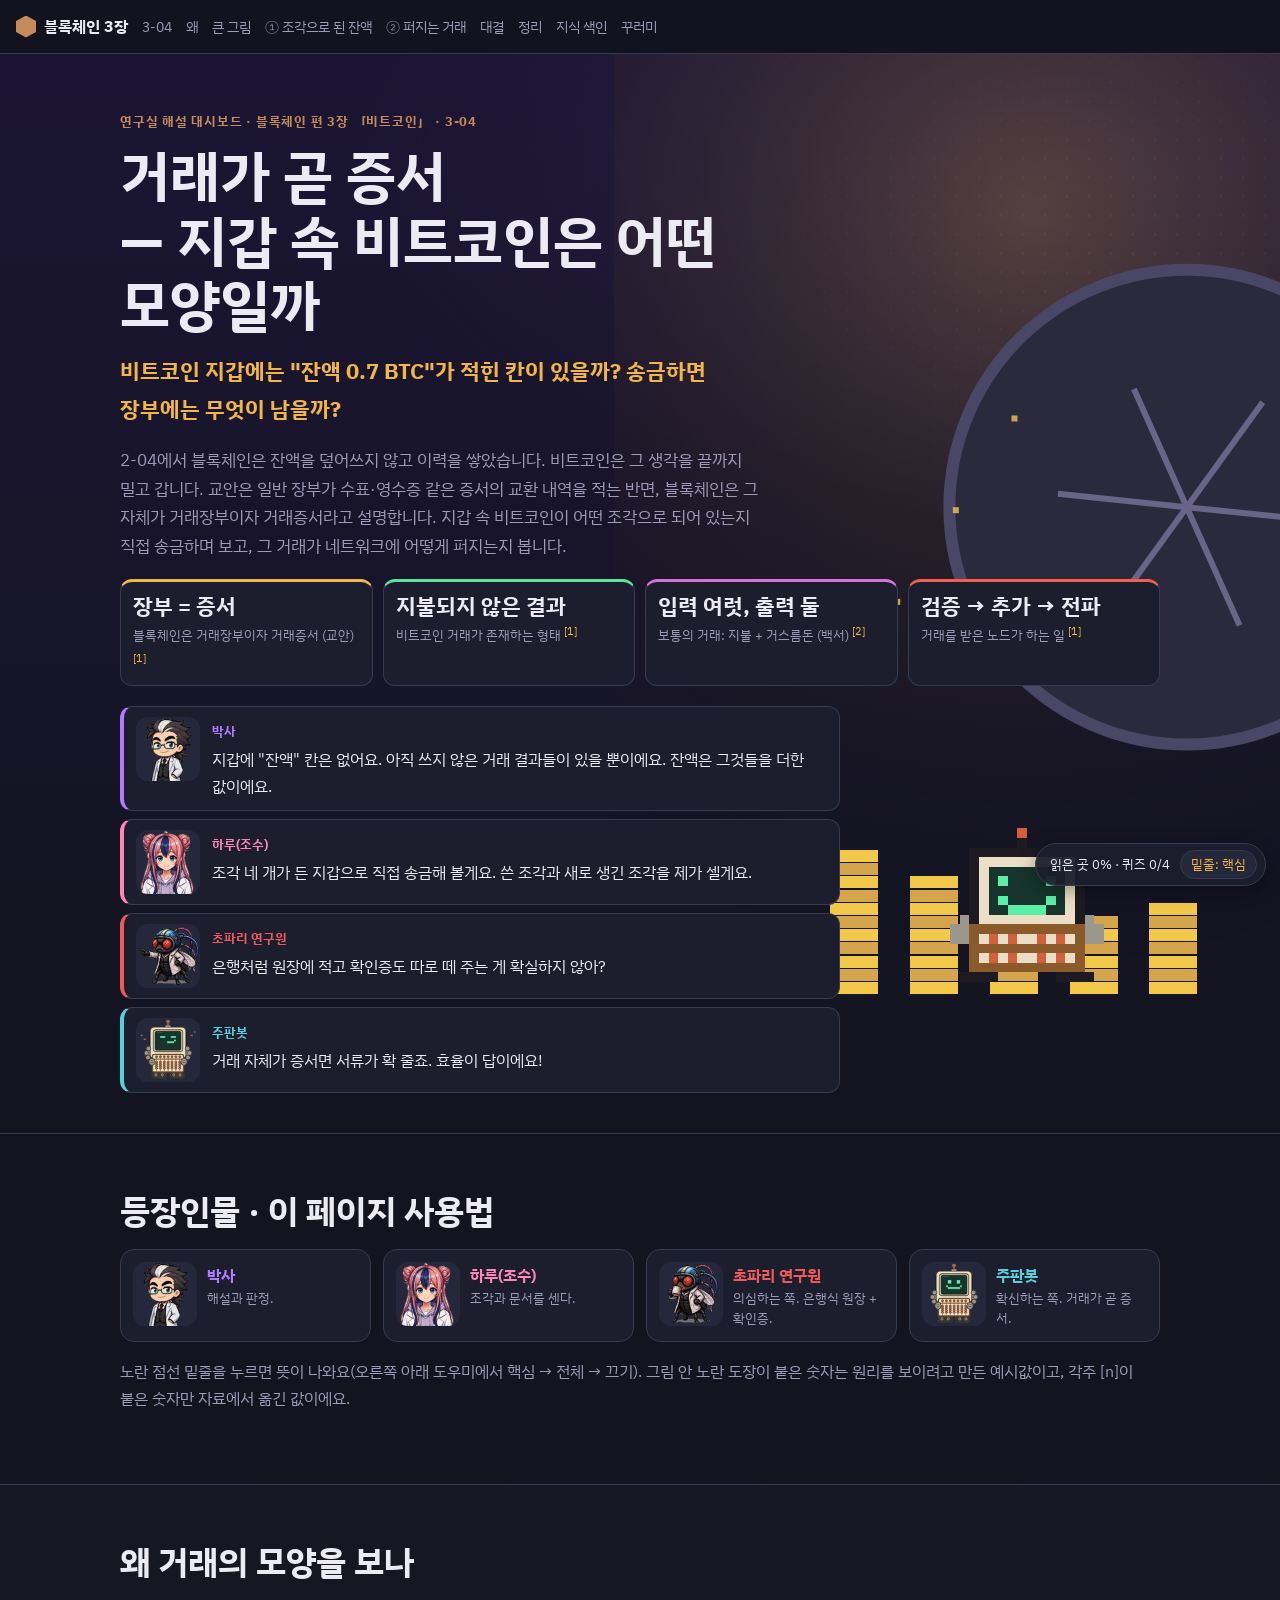
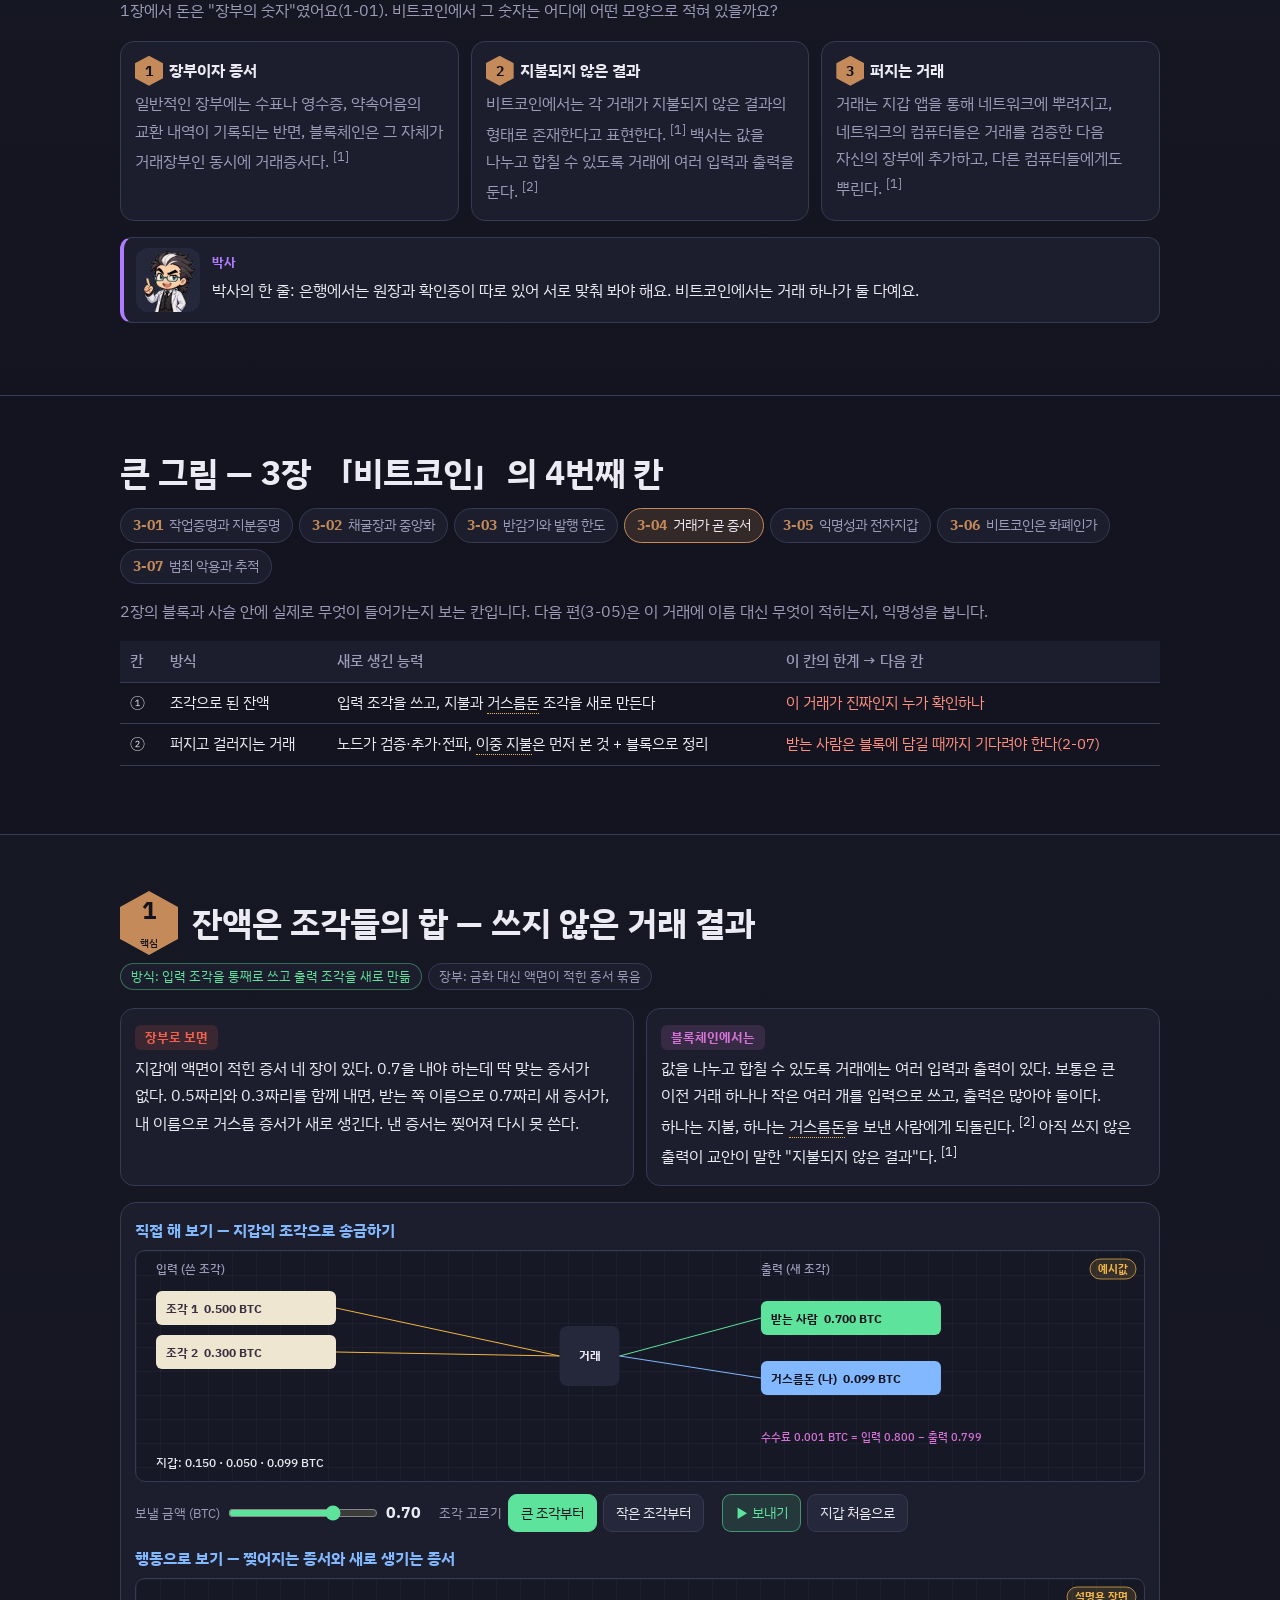
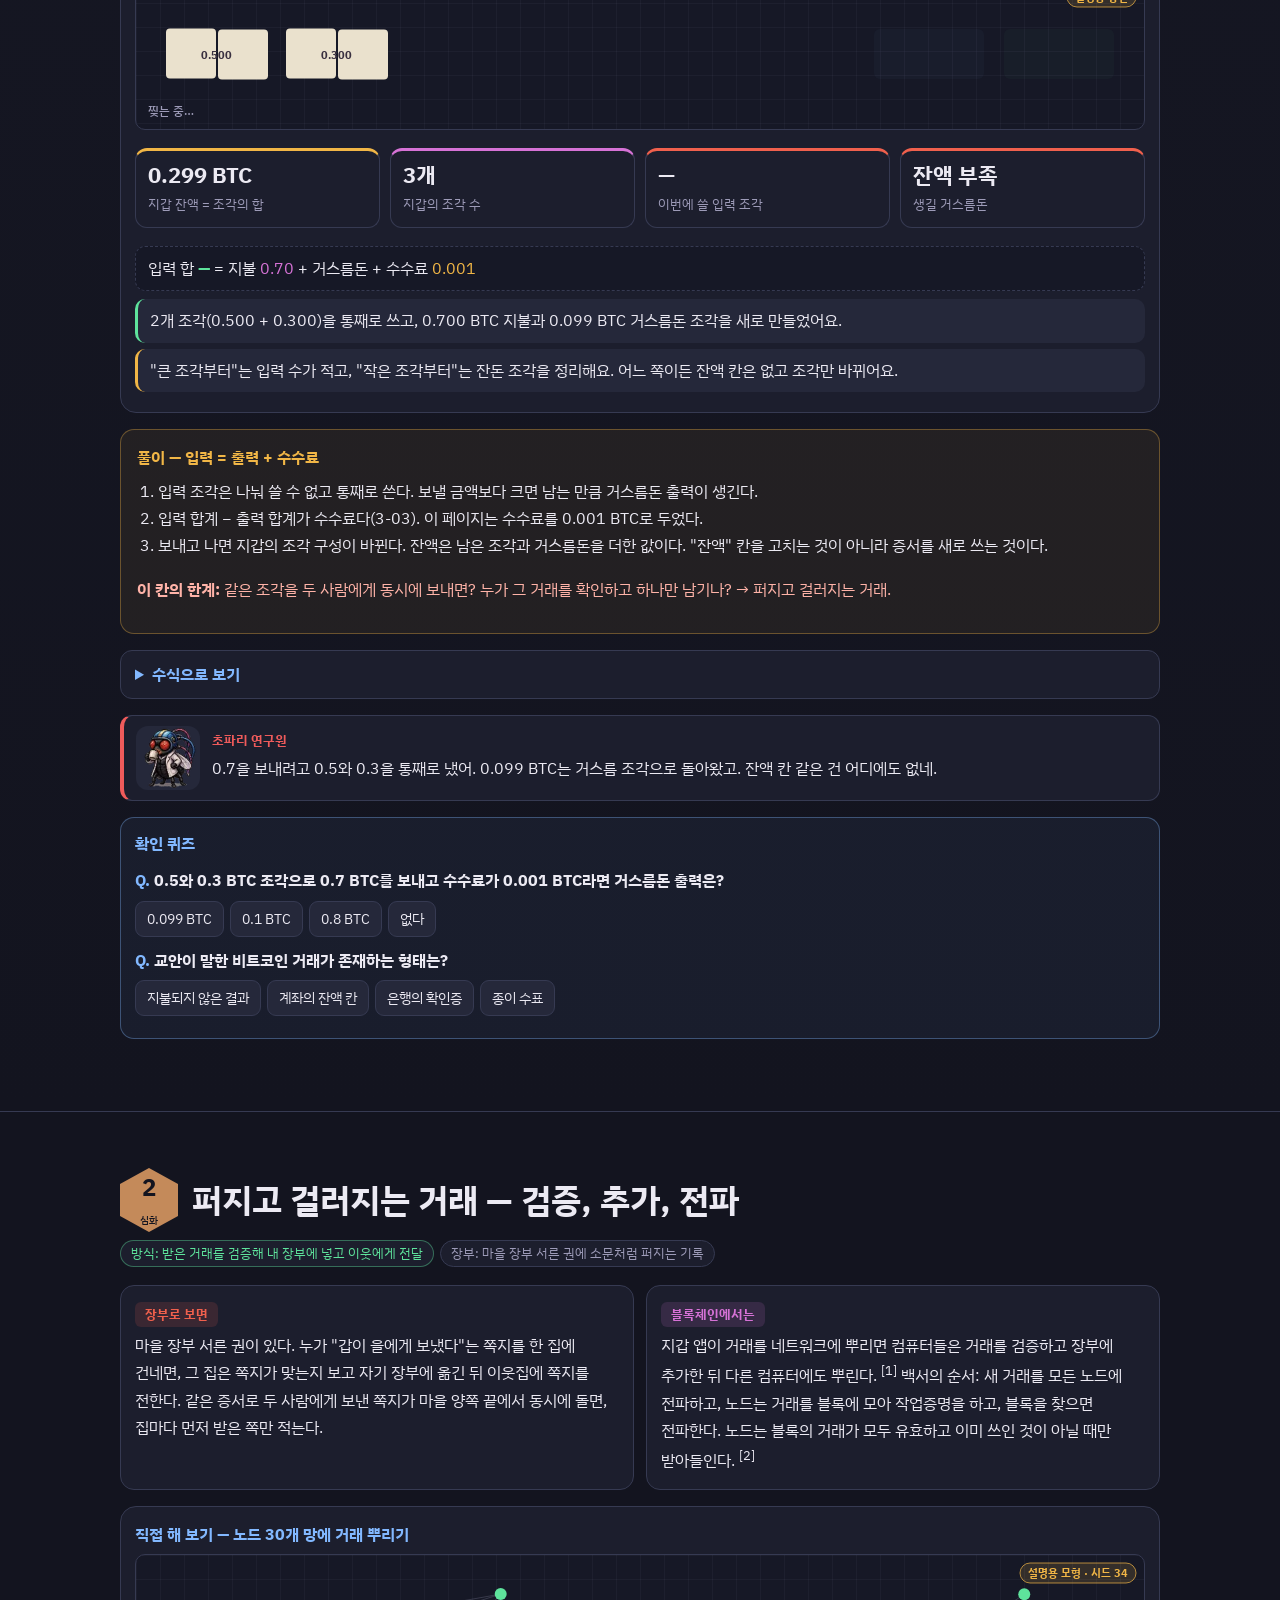
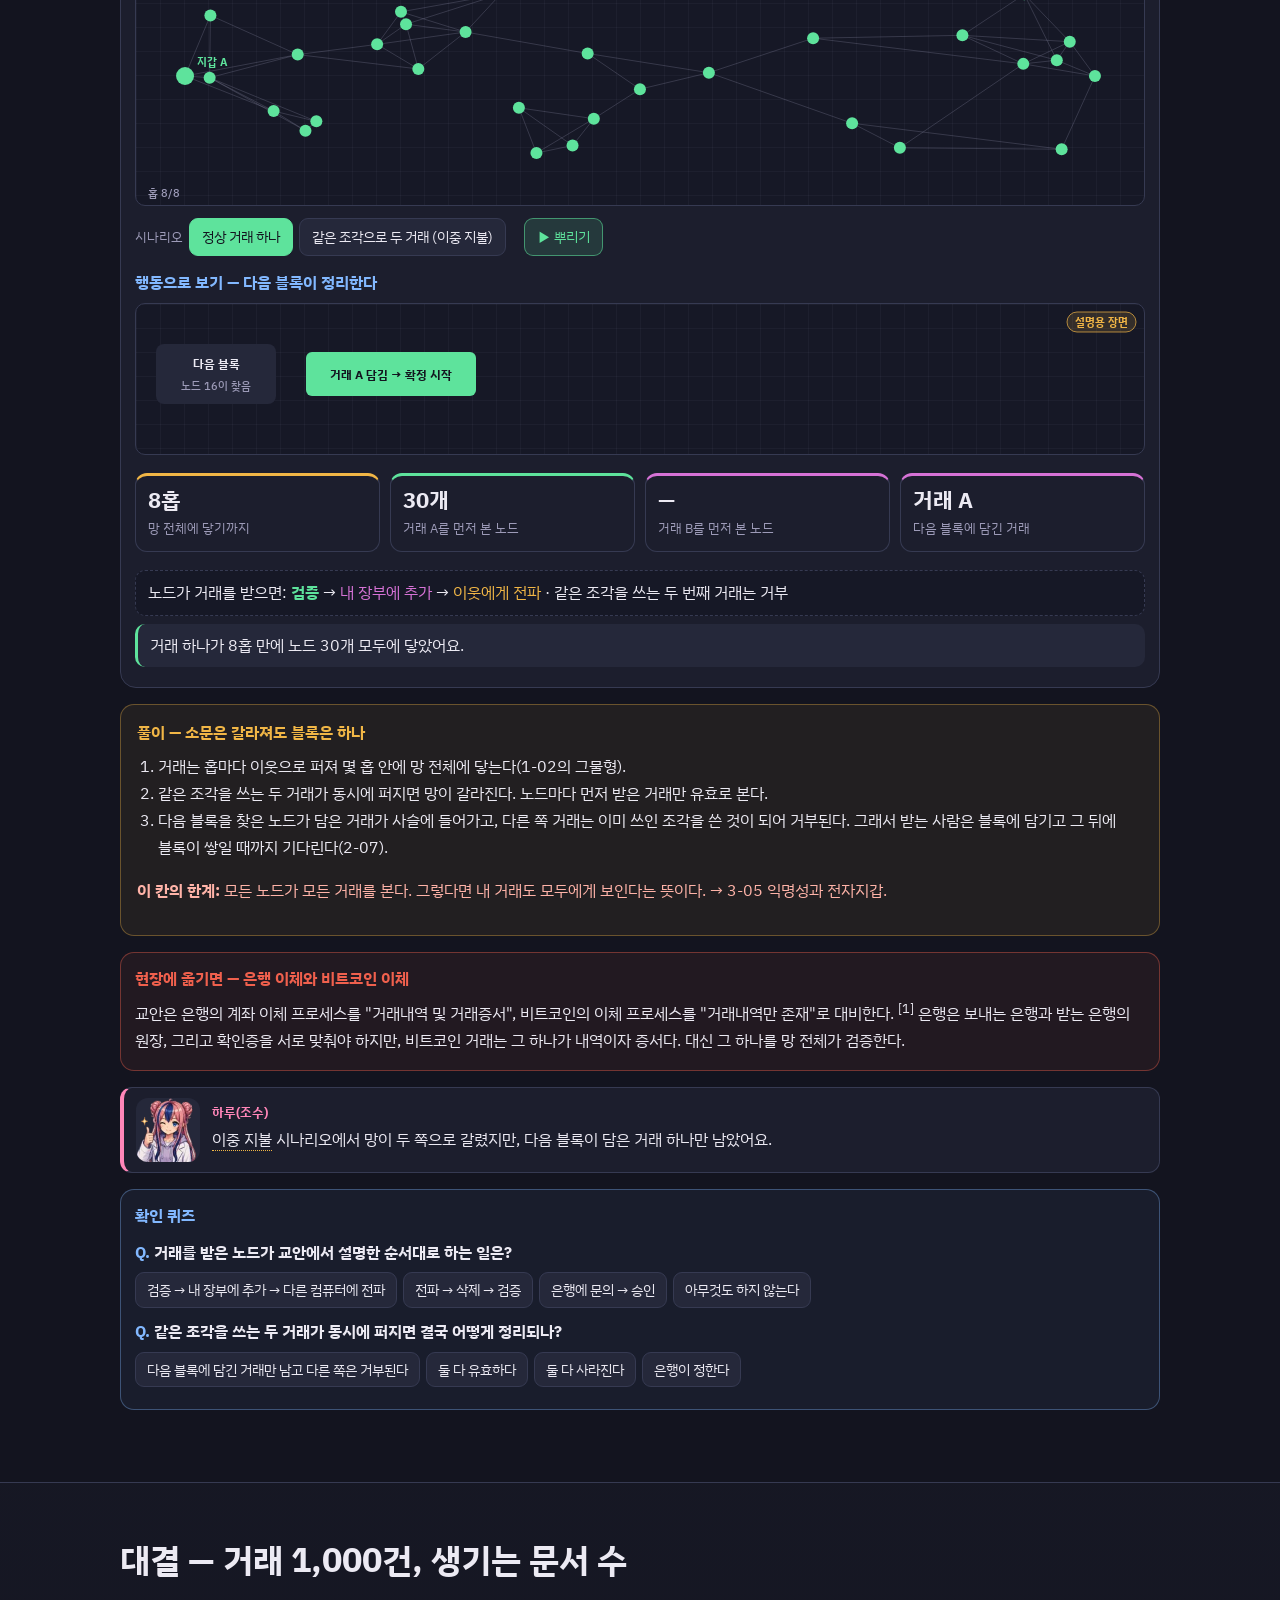
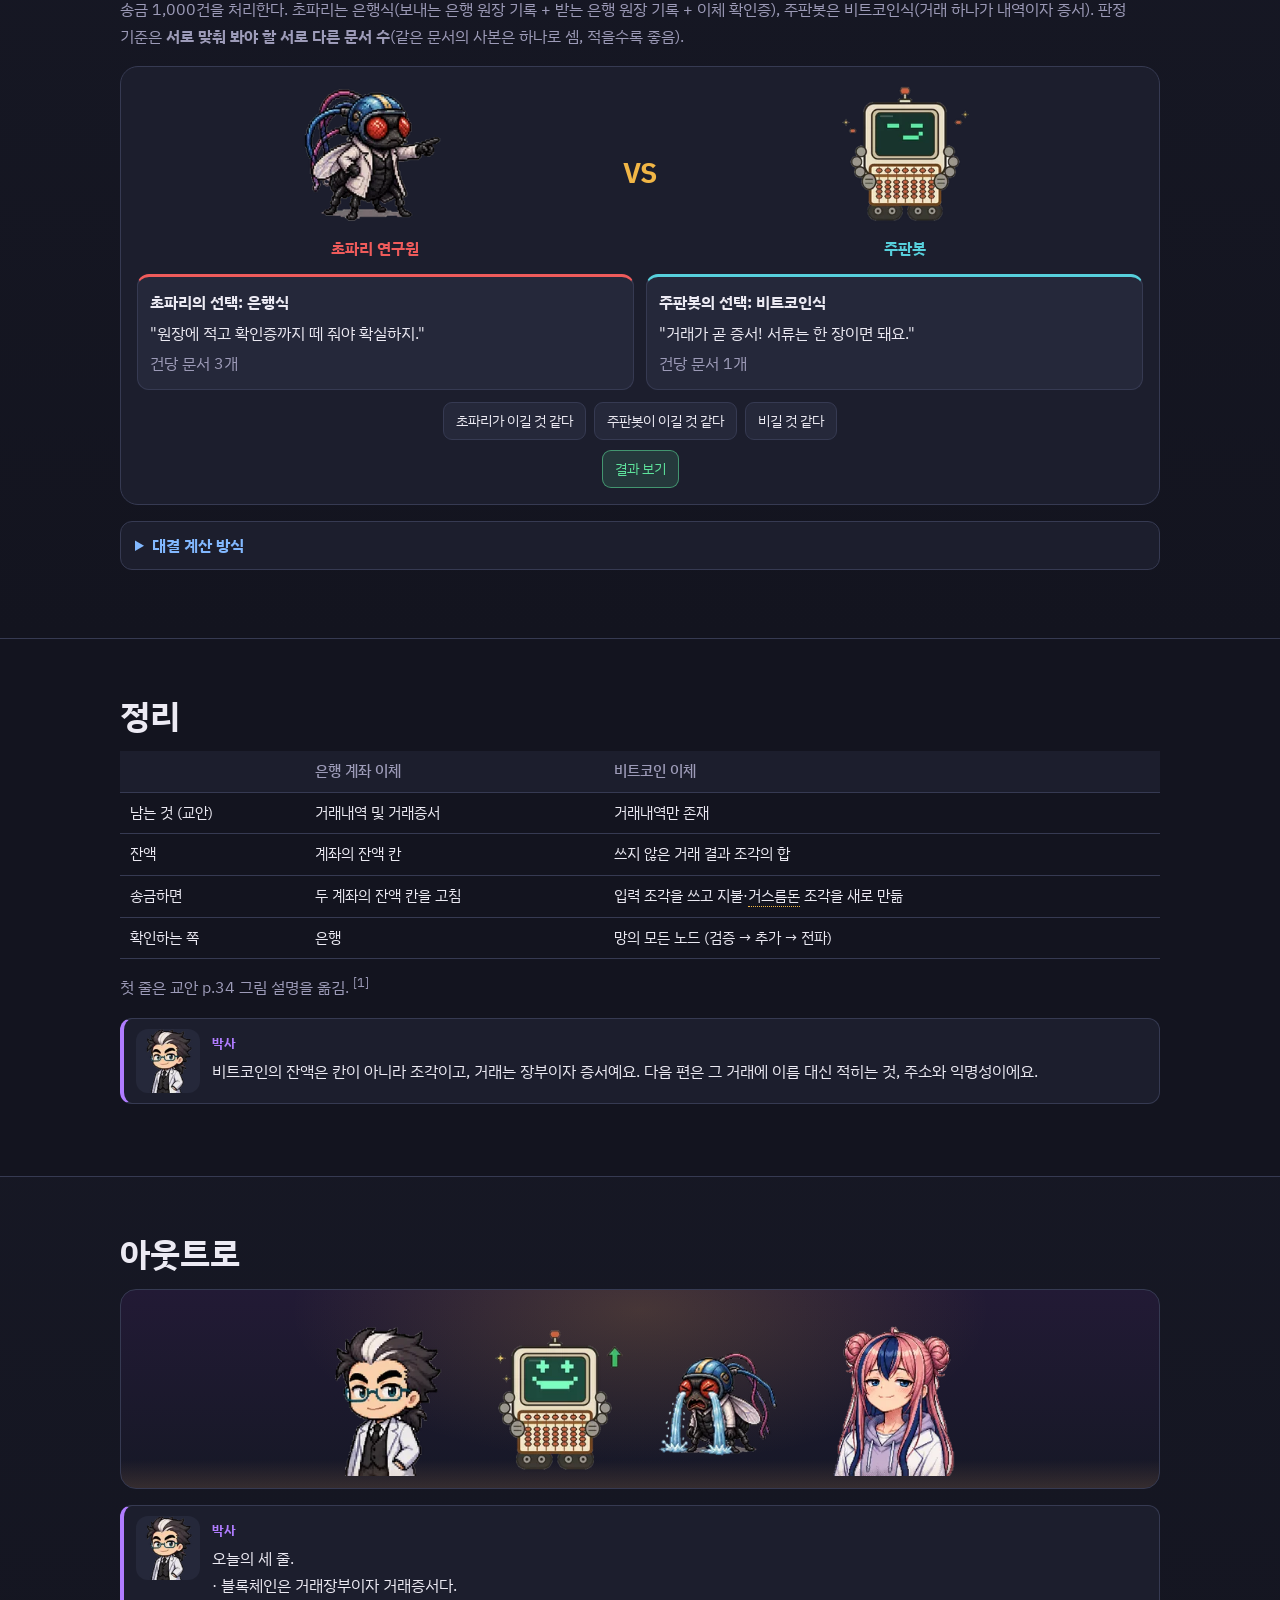
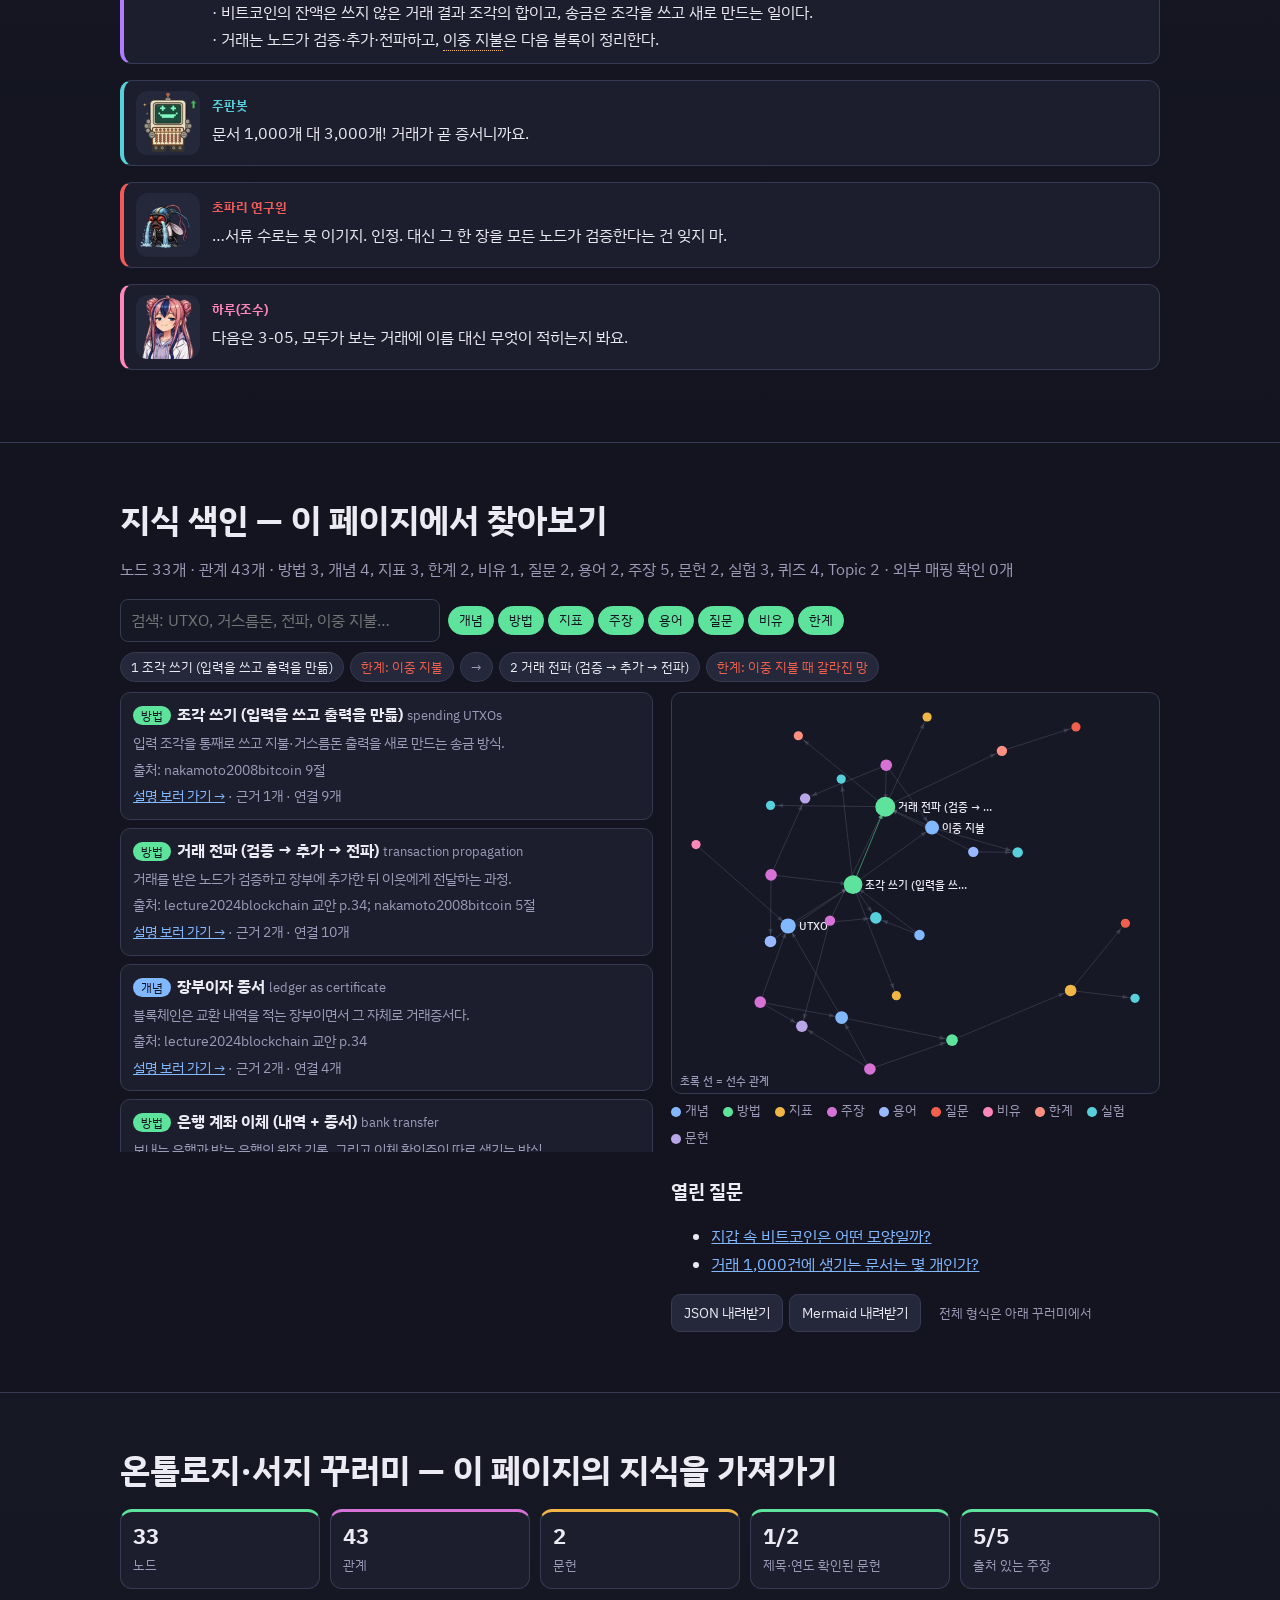
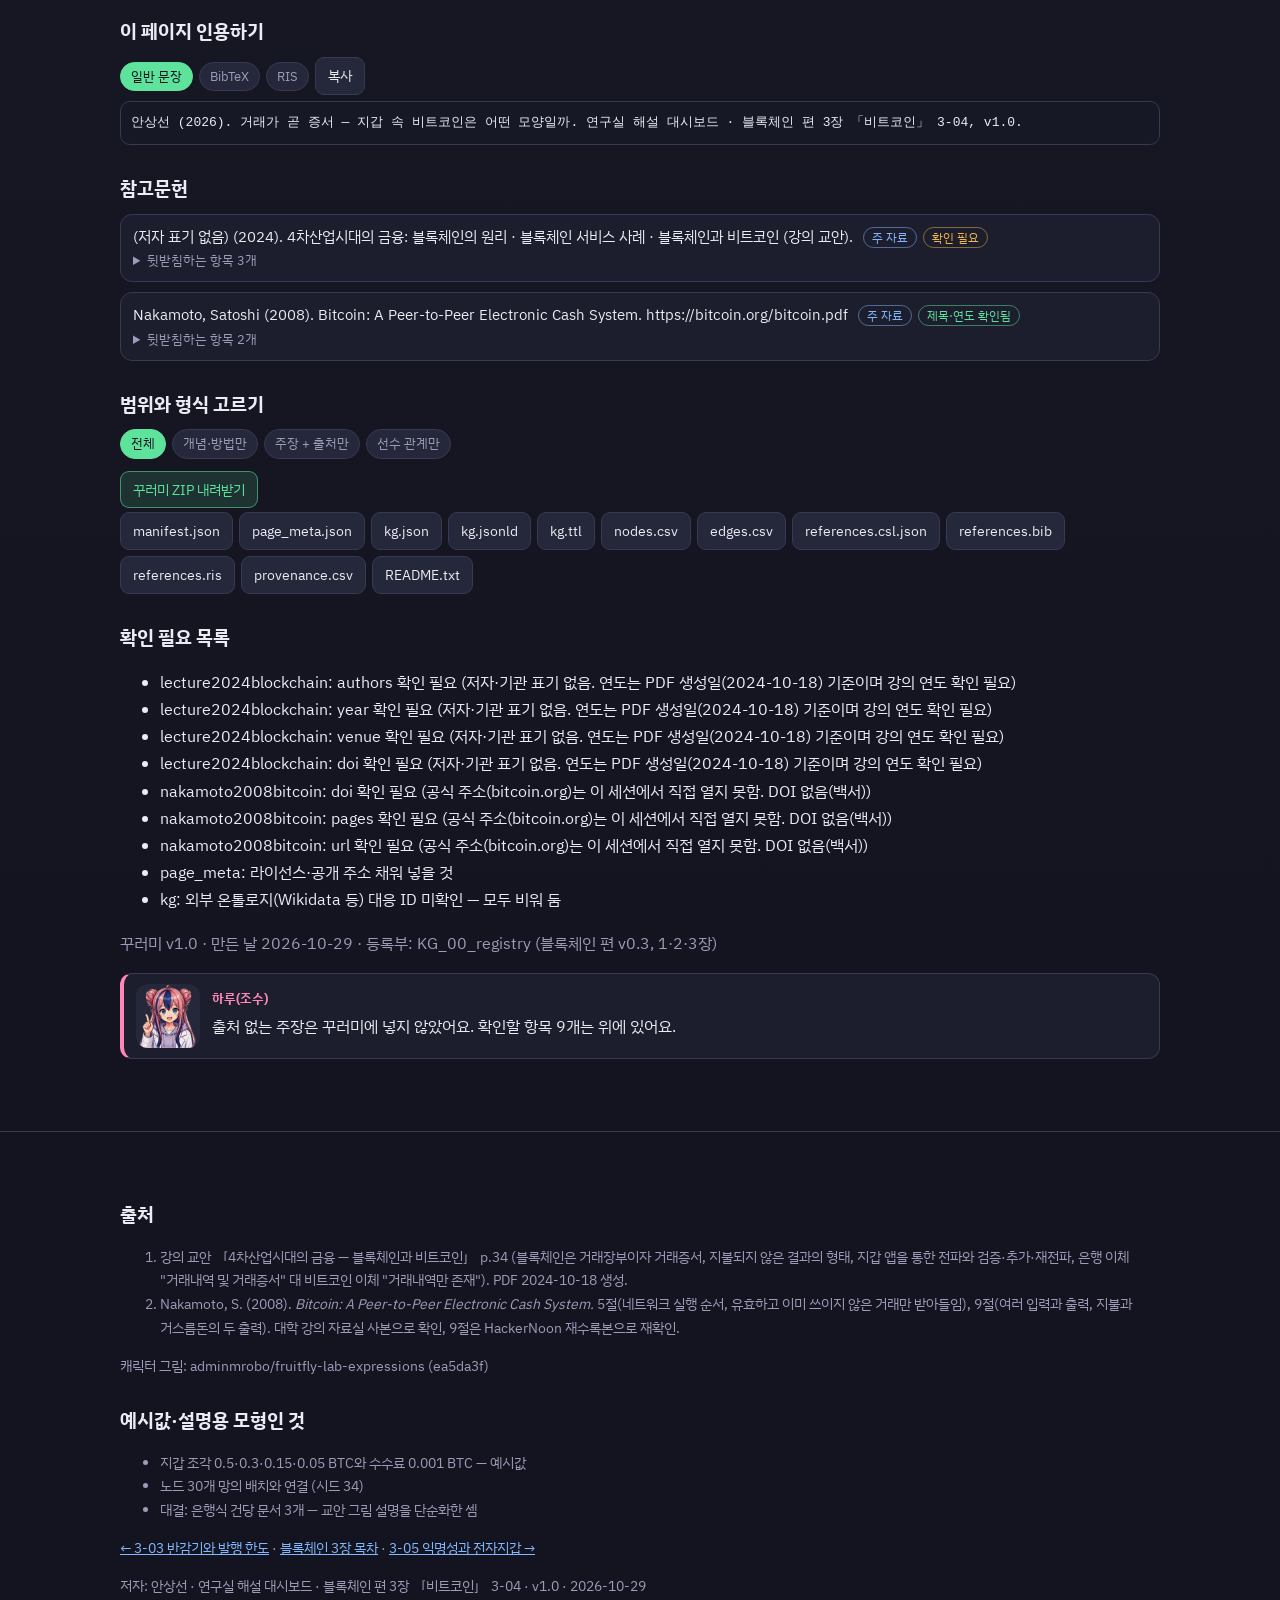
<file: 3-04_tx-is-the-note.html>
<!DOCTYPE html><html lang="ko"><head>
<meta charset="utf-8">
<meta name="viewport" content="width=device-width, initial-scale=1, viewport-fit=cover">
<title>거래가 곧 증서</title>
<meta name="description" content="비트코인의 잔액이 &quot;쓰지 않은 거래 결과&quot; 조각들로 이루어져 있음을 직접 송금하며 보고, 거래가 네트워크에 퍼지고 이중 지불이 걸러지는 과정을 실험하는 해설 페이지">
<meta name="citation_title" content="거래가 곧 증서 — 지갑 속 비트코인은 어떤 모양일까"><meta name="citation_author" content="안상선">
<meta name="citation_publication_date" content="2026/10/29"><meta name="citation_language" content="ko">
<meta name="dc.title" content="거래가 곧 증서 — 지갑 속 비트코인은 어떤 모양일까"><meta name="dc.creator" content="안상선"><meta name="dc.date" content="2026-10-29">
<meta name="dc.language" content="ko"><meta name="dcterms.isPartOf" content="연구실 해설 대시보드 · 블록체인 편 3장 「비트코인」"><meta name="dcterms.source" content="강의 교안 「블록체인과 비트코인」 p.34; Nakamoto (2008) 5·9절">
<link rel="preconnect" href="https://fonts.googleapis.com"><link rel="preconnect" href="https://fonts.gstatic.com" crossorigin>
<link href="https://fonts.googleapis.com/css2?family=IBM+Plex+Sans+KR:wght@400;500;700&display=swap" rel="stylesheet">
<link rel="stylesheet" href="assets/lab.css">
</head><body>
<div id="prog" aria-hidden="true"></div>
<nav class="top" aria-label="섹션 바로가기">
  <a class="logo" href="index.html"><i></i>블록체인 3장</a><a class="l" href="#top">3-04</a>
  <a class="l" href="#why">왜</a><a class="l" href="#big">큰 그림</a><a class="l" href="#lv1">① 조각으로 된 잔액</a><a class="l" href="#lv2">② 퍼지는 거래</a>
  <a class="l" href="#duel">대결</a><a class="l" href="#summary">정리</a><a class="l" href="#kg">지식 색인</a><a class="l" href="#export">꾸러미</a>
</nav>

<header class="hero" id="top">
  <div class="hex"></div>
  <div class="hero-bg" data-img="bg_3_04" role="img" aria-label="금화와 장부가 쌓인 회계실을 픽셀로 그린 배경"><canvas id="heroCv" aria-hidden="true"></canvas></div>
  <div class="wrap">
    <div class="hero-text">
      <div class="eyebrow">연구실 해설 대시보드 · 블록체인 편 3장 「비트코인」 · 3-04</div>
      <h1>거래가 곧 증서<br>— 지갑 속 비트코인은 어떤 모양일까</h1>
      <p class="q">비트코인 지갑에는 "잔액 0.7 BTC"가 적힌 칸이 있을까? 송금하면 장부에는 무엇이 남을까?</p>
      <p class="lead">2-04에서 블록체인은 잔액을 덮어쓰지 않고 이력을 쌓았습니다. 비트코인은 그 생각을 끝까지 밀고 갑니다. 교안은 일반 장부가 수표·영수증 같은 증서의 교환 내역을 적는 반면, 블록체인은 그 자체가 거래장부이자 거래증서라고 설명합니다. 지갑 속 비트코인이 어떤 조각으로 되어 있는지 직접 송금하며 보고, 그 거래가 네트워크에 어떻게 퍼지는지 봅니다.</p>
    </div>
    <section class="kpis" aria-label="숫자 요약"><div class="kpi a"><b>장부 = 증서</b><span>블록체인은 거래장부이자 거래증서 (교안) <sup>[1]</sup></span></div><div class="kpi g"><b>지불되지 않은 결과</b><span>비트코인 거래가 존재하는 형태 <sup>[1]</sup></span></div><div class="kpi m"><b>입력 여럿, 출력 둘</b><span>보통의 거래: 지불 + 거스름돈 (백서) <sup>[2]</sup></span></div><div class="kpi r"><b>검증 → 추가 → 전파</b><span>거래를 받은 노드가 하는 일 <sup>[1]</sup></span></div></section>
    <div class="dialog" aria-label="캐릭터 대화"><div class="say " data-who="doc"><img class="who" data-who="doc" data-mood="think" data-img="doc_e09" alt="" aria-hidden="true"><div><b class="name">박사</b><p>지갑에 "잔액" 칸은 없어요. 아직 쓰지 않은 거래 결과들이 있을 뿐이에요. 잔액은 그것들을 더한 값이에요.</p></div></div><div class="say " data-who="asst"><img class="who" data-who="asst" data-mood="smile" data-img="asst_e13" alt="" aria-hidden="true"><div><b class="name">하루(조수)</b><p>조각 네 개가 든 지갑으로 직접 송금해 볼게요. 쓴 조각과 새로 생긴 조각을 제가 셀게요.</p></div></div><div class="say " data-who="fly"><img class="who" data-who="fly" data-mood="point" data-img="fly_e08" alt="" aria-hidden="true"><div><b class="name">초파리 연구원</b><p>은행처럼 원장에 적고 확인증도 따로 떼 주는 게 확실하지 않아?</p></div></div><div class="say " data-who="robo"><img class="who" data-who="robo" data-mood="coin" data-img="robo_e16" alt="" aria-hidden="true"><div><b class="name">주판봇</b><p>거래 자체가 증서면 서류가 확 줄죠. 효율이 답이에요!</p></div></div></div>
  </div>
</header>

<section class="level" id="cast"><div class="wrap">
  <h2>등장인물 · 이 페이지 사용법</h2>
  <div class="cast"><div><img class="who" data-who="doc" data-mood="front" data-img="doc_e08" alt="" aria-hidden="true"><div><b style="color:var(--c-doc)">박사</b><small>해설과 판정.</small></div></div><div><img class="who" data-who="asst" data-mood="smile" data-img="asst_e13" alt="" aria-hidden="true"><div><b style="color:var(--c-asst)">하루(조수)</b><small>조각과 문서를 센다.</small></div></div><div><img class="who" data-who="fly" data-mood="clip" data-img="fly_e10" alt="" aria-hidden="true"><div><b style="color:var(--c-fly)">초파리 연구원</b><small>의심하는 쪽. 은행식 원장 + 확인증.</small></div></div><div><img class="who" data-who="robo" data-mood="smile" data-img="robo_e13" alt="" aria-hidden="true"><div><b style="color:var(--c-robo)">주판봇</b><small>확신하는 쪽. 거래가 곧 증서.</small></div></div></div>
  <p class="sub">노란 점선 밑줄을 누르면 뜻이 나와요(오른쪽 아래 도우미에서 핵심 → 전체 → 끄기). 그림 안 노란 도장이 붙은 숫자는 원리를 보이려고 만든 예시값이고, 각주 [n]이 붙은 숫자만 자료에서 옮긴 값이에요.</p>
</div></section>

<section class="level" id="why"><div class="wrap">
  <h2>왜 거래의 모양을 보나</h2>
  <p class="sub">1장에서 돈은 "장부의 숫자"였어요(1-01). 비트코인에서 그 숫자는 어디에 어떤 모양으로 적혀 있을까요?</p>
  <div class="steps"><div><b class="n">1</b><b>장부이자 증서</b><p class="sub" style="margin:.3em 0 0">일반적인 장부에는 수표나 영수증, 약속어음의 교환 내역이 기록되는 반면, 블록체인은 그 자체가 거래장부인 동시에 거래증서다. <sup>[1]</sup></p></div><div><b class="n">2</b><b>지불되지 않은 결과</b><p class="sub" style="margin:.3em 0 0">비트코인에서는 각 거래가 지불되지 않은 결과의 형태로 존재한다고 표현한다. <sup>[1]</sup> 백서는 값을 나누고 합칠 수 있도록 거래에 여러 입력과 출력을 둔다. <sup>[2]</sup></p></div><div><b class="n">3</b><b>퍼지는 거래</b><p class="sub" style="margin:.3em 0 0">거래는 지갑 앱을 통해 네트워크에 뿌려지고, 네트워크의 컴퓨터들은 거래를 검증한 다음 자신의 장부에 추가하고, 다른 컴퓨터들에게도 뿌린다. <sup>[1]</sup></p></div></div>
  <div class="say " data-who="doc"><img class="who" data-who="doc" data-mood="e07" data-img="doc_e07" alt="" aria-hidden="true"><div><b class="name">박사</b><p>박사의 한 줄: 은행에서는 원장과 확인증이 따로 있어 서로 맞춰 봐야 해요. 비트코인에서는 거래 하나가 둘 다예요.</p></div></div>
</div></section>

<section class="level" id="big"><div class="wrap">
  <h2>큰 그림 — 3장 「비트코인」의 4번째 칸</h2>
  <nav class="path" aria-label="챕터 안 위치"><a class="pchip" href="3-01_pow-vs-pos.html"><b>3-01</b> 작업증명과 지분증명</a><a class="pchip" href="3-02_mining-farms.html"><b>3-02</b> 채굴장과 중앙화</a><a class="pchip" href="3-03_halving-and-cap.html"><b>3-03</b> 반감기와 발행 한도</a><a class="pchip on" href="3-04_tx-is-the-note.html" aria-current="page"><b>3-04</b> 거래가 곧 증서</a><a class="pchip" href="3-05_pseudonymous-wallet.html"><b>3-05</b> 익명성과 전자지갑</a><a class="pchip" href="3-06_is-it-money.html"><b>3-06</b> 비트코인은 화폐인가</a><a class="pchip" href="3-07_misuse-and-tracing.html"><b>3-07</b> 범죄 악용과 추적</a></nav>
  <p class="sub">2장의 블록과 사슬 안에 실제로 무엇이 들어가는지 보는 칸입니다. 다음 편(3-05)은 이 거래에 이름 대신 무엇이 적히는지, 익명성을 봅니다.</p>
  <div class="tw"><table class="tb">
    <thead><tr><th>칸</th><th>방식</th><th>새로 생긴 능력</th><th>이 칸의 한계 → 다음 칸</th></tr></thead>
    <tbody><tr><td>①</td><td>조각으로 된 잔액</td><td>입력 조각을 쓰고, 지불과 거스름돈 조각을 새로 만든다</td><td class="r">이 거래가 진짜인지 누가 확인하나</td></tr><tr><td>②</td><td>퍼지고 걸러지는 거래</td><td>노드가 검증·추가·전파, 이중 지불은 먼저 본 것 + 블록으로 정리</td><td class="r">받는 사람은 블록에 담길 때까지 기다려야 한다(2-07)</td></tr></tbody></table></div>
  
</div></section>

<section class="level" id="lv1"><div class="wrap">
  <div class="lvhead"><div class="hexno">1<small>핵심</small></div><h2>잔액은 조각들의 합 — 쓰지 않은 거래 결과</h2>
    <p class="sub"><span class="lvtag g">방식: 입력 조각을 통째로 쓰고 출력 조각을 새로 만듦</span><span class="lvtag ">장부: 금화 대신 액면이 적힌 증서 묶음</span></p></div>
  <div class="pair">
    <div><div class="tag fly">장부로 보면</div><p>지갑에 액면이 적힌 증서 네 장이 있다. 0.7을 내야 하는데 딱 맞는 증서가 없다. 0.5짜리와 0.3짜리를 함께 내면, 받는 쪽 이름으로 0.7짜리 새 증서가, 내 이름으로 거스름 증서가 새로 생긴다. 낸 증서는 찢어져 다시 못 쓴다.</p></div>
    <div><div class="tag nn">블록체인에서는</div><p>값을 나누고 합칠 수 있도록 거래에는 여러 입력과 출력이 있다. 보통은 큰 이전 거래 하나나 작은 여러 개를 입력으로 쓰고, 출력은 많아야 둘이다. 하나는 지불, 하나는 거스름돈을 보낸 사람에게 되돌린다. <sup>[2]</sup> 아직 쓰지 않은 출력이 교안이 말한 "지불되지 않은 결과"다. <sup>[1]</sup></p></div>
  </div>
  <section class="panel"><h3>직접 해 보기 — 지갑의 조각으로 송금하기</h3>
    <div class="cwrap"><canvas id="c1" aria-label="송금에 쓰인 입력 조각과 새로 생긴 지불·거스름돈 출력 조각을 왼쪽에서 오른쪽으로 잇는 그림"></canvas></div>
    <div class="ctrl"><div class="group"><span class="glabel">보낼 금액 (BTC)</span><input type="range" id="r1a" min="1" max="19" step="1" value="14" aria-label="보낼 금액"><span class="val" id="v1a">0.70</span></div>
      <div class="group"><span class="glabel">조각 고르기</span><button class="bt" data-pick="big" aria-pressed="true">큰 조각부터</button><button class="bt" data-pick="small" aria-pressed="false">작은 조각부터</button></div>
      <div class="group"><button class="bt primary" id="b1Send">▶ 보내기</button><button class="bt" id="b1Reset">지갑 처음으로</button></div></div>
    <h3>행동으로 보기 — 찢어지는 증서와 새로 생기는 증서</h3>
    <div class="cwrap"><canvas id="c1b" class="wide" aria-label="입력으로 쓴 증서가 찢어지고 지불·거스름 증서가 새로 생기는 장면"></canvas></div>
    <section class="kpis" id="k1"></section><div class="eq" id="eq1"></div><div class="insight" id="ins1" aria-live="polite"></div></section>
  <div class="explain"><h4>풀이 — 입력 = 출력 + 수수료</h4>
    <ol><li>입력 조각은 나눠 쓸 수 없고 통째로 쓴다. 보낼 금액보다 크면 남는 만큼 거스름돈 출력이 생긴다.</li>
      <li>입력 합계 − 출력 합계가 수수료다(3-03). 이 페이지는 수수료를 0.001 BTC로 두었다.</li>
      <li>보내고 나면 지갑의 조각 구성이 바뀐다. 잔액은 남은 조각과 거스름돈을 더한 값이다. "잔액" 칸을 고치는 것이 아니라 증서를 새로 쓰는 것이다.</li></ol>
    <p class="limit"><b>이 칸의 한계:</b> 같은 조각을 두 사람에게 동시에 보내면? 누가 그 거래를 확인하고 하나만 남기나? → 퍼지고 걸러지는 거래.</p></div>
  <details class="math"><summary>수식으로 보기</summary><p>입력 집합 I를 "큰 조각부터"(또는 작은 조각부터) 골라 Σ<sub>I</sub> ≥ 금액 + 수수료가 될 때까지 더한다. 출력: 지불 = 금액, 거스름돈 = Σ<sub>I</sub> − 금액 − 수수료(0이면 생략). 처음 지갑 조각은 0.5, 0.3, 0.15, 0.05 BTC.</p><p class="lim">조각 구성과 수수료는 예시값이다. 실제 지갑은 수수료, 거래 크기, 개인정보를 함께 고려해 조각을 고른다.</p></details>
  <div class="say " data-who="fly"><img class="who" data-who="fly" data-mood="type" data-img="fly_e09" alt="" aria-hidden="true"><div><b class="name">초파리 연구원</b><p>0.7을 보내려고 0.5와 0.3을 통째로 냈어. 0.099 BTC는 거스름 조각으로 돌아왔고. 잔액 칸 같은 건 어디에도 없네.</p></div></div>
  <div class="quiz" data-quiz="lv1"></div>
</div></section>
<section class="level" id="lv2"><div class="wrap">
  <div class="lvhead"><div class="hexno">2<small>심화</small></div><h2>퍼지고 걸러지는 거래 — 검증, 추가, 전파</h2>
    <p class="sub"><span class="lvtag g">방식: 받은 거래를 검증해 내 장부에 넣고 이웃에게 전달</span><span class="lvtag ">장부: 마을 장부 서른 권에 소문처럼 퍼지는 기록</span></p></div>
  <div class="pair">
    <div><div class="tag fly">장부로 보면</div><p>마을 장부 서른 권이 있다. 누가 "갑이 을에게 보냈다"는 쪽지를 한 집에 건네면, 그 집은 쪽지가 맞는지 보고 자기 장부에 옮긴 뒤 이웃집에 쪽지를 전한다. 같은 증서로 두 사람에게 보낸 쪽지가 마을 양쪽 끝에서 동시에 돌면, 집마다 먼저 받은 쪽만 적는다.</p></div>
    <div><div class="tag nn">블록체인에서는</div><p>지갑 앱이 거래를 네트워크에 뿌리면 컴퓨터들은 거래를 검증하고 장부에 추가한 뒤 다른 컴퓨터에도 뿌린다. <sup>[1]</sup> 백서의 순서: 새 거래를 모든 노드에 전파하고, 노드는 거래를 블록에 모아 작업증명을 하고, 블록을 찾으면 전파한다. 노드는 블록의 거래가 모두 유효하고 이미 쓰인 것이 아닐 때만 받아들인다. <sup>[2]</sup></p></div>
  </div>
  <section class="panel"><h3>직접 해 보기 — 노드 30개 망에 거래 뿌리기</h3>
    <div class="cwrap"><canvas id="c2" aria-label="노드 30개 망에서 거래가 홉마다 퍼지고, 이중 지불 시 노드마다 먼저 받은 거래가 색으로 표시되는 그림"></canvas></div>
    <div class="ctrl"><div class="group"><span class="glabel">시나리오</span><button class="bt" data-sc="one" aria-pressed="true">정상 거래 하나</button><button class="bt" data-sc="double" aria-pressed="false">같은 조각으로 두 거래 (이중 지불)</button></div>
      <div class="group"><button class="bt primary" id="b2Go">▶ 뿌리기</button></div></div>
    <h3>행동으로 보기 — 다음 블록이 정리한다</h3>
    <div class="cwrap"><canvas id="c2b" class="wide" aria-label="다음 블록을 찾은 노드의 거래만 블록에 담기고 나머지는 무효가 되는 장면"></canvas></div>
    <section class="kpis" id="k2"></section><div class="eq" id="eq2"></div><div class="insight" id="ins2" aria-live="polite"></div></section>
  <div class="explain"><h4>풀이 — 소문은 갈라져도 블록은 하나</h4>
    <ol><li>거래는 홉마다 이웃으로 퍼져 몇 홉 안에 망 전체에 닿는다(1-02의 그물형).</li>
      <li>같은 조각을 쓰는 두 거래가 동시에 퍼지면 망이 갈라진다. 노드마다 먼저 받은 거래만 유효로 본다.</li>
      <li>다음 블록을 찾은 노드가 담은 거래가 사슬에 들어가고, 다른 쪽 거래는 이미 쓰인 조각을 쓴 것이 되어 거부된다. 그래서 받는 사람은 블록에 담기고 그 뒤에 블록이 쌓일 때까지 기다린다(2-07).</li></ol>
    <p class="limit"><b>이 칸의 한계:</b> 모든 노드가 모든 거래를 본다. 그렇다면 내 거래도 모두에게 보인다는 뜻이다. → 3-05 익명성과 전자지갑.</p></div>
  <div class="bridge field"><h4>현장에 옮기면 — 은행 이체와 비트코인 이체</h4><p>교안은 은행의 계좌 이체 프로세스를 "거래내역 및 거래증서", 비트코인의 이체 프로세스를 "거래내역만 존재"로 대비한다. <sup>[1]</sup> 은행은 보내는 은행과 받는 은행의 원장, 그리고 확인증을 서로 맞춰야 하지만, 비트코인 거래는 그 하나가 내역이자 증서다. 대신 그 하나를 망 전체가 검증한다.</p></div>
  <div class="say " data-who="asst"><img class="who" data-who="asst" data-mood="e10" data-img="asst_e10" alt="" aria-hidden="true"><div><b class="name">하루(조수)</b><p>이중 지불 시나리오에서 망이 두 쪽으로 갈렸지만, 다음 블록이 담은 거래 하나만 남았어요.</p></div></div>
  <div class="quiz" data-quiz="lv2"></div>
</div></section>

<section class="level" id="duel"><div class="wrap">
  <h2>대결 — 거래 1,000건, 생기는 문서 수</h2>
  <p class="sub">송금 1,000건을 처리한다. 초파리는 은행식(보내는 은행 원장 기록 + 받는 은행 원장 기록 + 이체 확인증), 주판봇은 비트코인식(거래 하나가 내역이자 증서). 판정 기준은 <b>서로 맞춰 봐야 할 서로 다른 문서 수</b>(같은 문서의 사본은 하나로 셈, 적을수록 좋음).</p>
  <div class="duel" id="duelBox">
    <div class="duelhead">
      <div><img data-who="fly" data-mood="point" data-img="fly_e08" data-face="right" alt="" aria-hidden="true"><div style="color:var(--c-fly);font-weight:700">초파리 연구원</div></div>
      <div class="vs">VS</div>
      <div><img data-who="robo" data-mood="coin" data-img="robo_e16" data-face="left" alt="" aria-hidden="true"><div style="color:var(--c-robo);font-weight:700">주판봇</div></div>
    </div>
    <div class="choices">
      <div class="choice fly"><b>초파리의 선택: 은행식</b><p>"원장에 적고 확인증까지 떼 줘야 확실하지."</p><p class="sub" style="margin:0">건당 문서 3개</p></div>
      <div class="choice robo"><b>주판봇의 선택: 비트코인식</b><p>"거래가 곧 증서! 서류는 한 장이면 돼요."</p><p class="sub" style="margin:0">건당 문서 1개</p></div>
    </div>
    <div class="guess" role="group" aria-label="먼저 맞혀 보기">
      <button class="bt" data-g="F" aria-pressed="false">초파리가 이길 것 같다</button>
      <button class="bt" data-g="R" aria-pressed="false">주판봇이 이길 것 같다</button>
      <button class="bt" data-g="D" aria-pressed="false">비길 것 같다</button>
    </div>
    <div style="text-align:center"><button class="bt primary reveal">결과 보기</button></div>
    <div class="after">
      <div class="score"><span class="f">초파리 <i id="scF">0</i></span><span class="r">주판봇 <i id="scR">0</i></span></div>
      <div class="bars" aria-live="polite"></div>
      <div class="say asst" data-who="asst"><img class="who" data-who="asst" data-mood="firm" data-img="asst_e12" alt="" aria-hidden="true"><div><b class="name">하루(조수)</b><p>—</p></div></div>
      <div class="say verdict" data-who="doc"><img class="who" data-who="doc" data-mood="judge" data-img="doc_e10" alt="" aria-hidden="true"><div><b class="name">박사</b><p>—</p></div></div>
      <p id="guessFb" class="sub"></p>
      
    </div>
  </div>
  <details class="math"><summary>대결 계산 방식</summary><p>은행식: 1,000건 × (보내는 은행 원장 1 + 받는 은행 원장 1 + 확인증 1). 비트코인식: 1,000건 × 거래 1. 막대는 3,000을 끝으로 한 선형 눈금이다.</p><p class="lim">비트코인 거래는 노드마다 사본이 저장되지만, 모두 같은 문서라 맞춰 볼 대상이 하나다. 대신 모든 노드가 그 문서를 검증하는 비용이 든다(②칸).</p></details>
</div></section>

<section class="level" id="summary"><div class="wrap">
  <h2>정리</h2>
  <div class="tw"><table class="tb"><thead><tr><th></th><th>은행 계좌 이체</th><th>비트코인 이체</th></tr></thead><tbody>
   <tr><td>남는 것 (교안)</td><td>거래내역 및 거래증서</td><td>거래내역만 존재</td></tr>
   <tr><td>잔액</td><td>계좌의 잔액 칸</td><td>쓰지 않은 거래 결과 조각의 합</td></tr>
   <tr><td>송금하면</td><td>두 계좌의 잔액 칸을 고침</td><td>입력 조각을 쓰고 지불·거스름돈 조각을 새로 만듦</td></tr>
   <tr><td>확인하는 쪽</td><td>은행</td><td>망의 모든 노드 (검증 → 추가 → 전파)</td></tr></tbody></table></div>
   <p class="sub">첫 줄은 교안 p.34 그림 설명을 옮김. <sup>[1]</sup></p>
  <div class="say " data-who="doc"><img class="who" data-who="doc" data-mood="front" data-img="doc_e08" alt="" aria-hidden="true"><div><b class="name">박사</b><p>비트코인의 잔액은 칸이 아니라 조각이고, 거래는 장부이자 증서예요. 다음 편은 그 거래에 이름 대신 적히는 것, 주소와 익명성이에요.</p></div></div>
</div></section>

<section class="level" id="outro"><div class="wrap">
  <h2>아웃트로</h2>
  <div class="stage" data-img="sc_3_04_outro" role="img" aria-label="무대 위에서 주판봇이 두 팔을 들고, 초파리 연구원이 폭포 눈물을 흘리며 인정하는 장면"><img data-who="doc" data-mood="front" data-img="doc_e08" alt="" aria-hidden="true"><img data-who="robo" data-mood="happy" data-img="robo_e12" alt="" aria-hidden="true"><img data-who="fly" data-mood="cry" data-img="fly_e21" alt="" aria-hidden="true"><img data-who="asst" data-mood="e16" data-img="asst_e16" alt="" aria-hidden="true"></div>
  <div class="say " data-who="doc"><img class="who" data-who="doc" data-mood="front" data-img="doc_e08" alt="" aria-hidden="true"><div><b class="name">박사</b><p>오늘의 세 줄.<br>· 블록체인은 거래장부이자 거래증서다.<br>· 비트코인의 잔액은 쓰지 않은 거래 결과 조각의 합이고, 송금은 조각을 쓰고 새로 만드는 일이다.<br>· 거래는 노드가 검증·추가·전파하고, 이중 지불은 다음 블록이 정리한다.</p></div></div><div class="say " data-who="robo"><img class="who" data-who="robo" data-mood="happy" data-img="robo_e12" alt="" aria-hidden="true"><div><b class="name">주판봇</b><p>문서 1,000개 대 3,000개! 거래가 곧 증서니까요.</p></div></div><div class="say " data-who="fly"><img class="who" data-who="fly" data-mood="cry" data-img="fly_e21" alt="" aria-hidden="true"><div><b class="name">초파리 연구원</b><p>…서류 수로는 못 이기지. 인정. 대신 그 한 장을 모든 노드가 검증한다는 건 잊지 마.</p></div></div><div class="say " data-who="asst"><img class="who" data-who="asst" data-mood="e16" data-img="asst_e16" alt="" aria-hidden="true"><div><b class="name">하루(조수)</b><p>다음은 3-05, 모두가 보는 거래에 이름 대신 무엇이 적히는지 봐요.</p></div></div>
</div></section>

<section class="level" id="kg"><div class="wrap">
  <h2>지식 색인 — 이 페이지에서 찾아보기</h2>
  <p class="sub" id="kgStats"></p>
  <div class="kgtools"><input type="text" id="kgQ" placeholder="검색: UTXO, 거스름돈, 전파, 이중 지불…" aria-label="지식 색인 검색"><div id="kgChips" role="group" aria-label="종류 필터"></div></div>
  <div class="flow" id="kgPath" aria-label="사다리 경로"></div>
  <div class="kggrid">
    <div class="kglist" id="kgList" aria-live="polite"></div>
    <div>
      <div class="cwrap"><canvas id="kgCv" aria-label="이 페이지 개념들의 관계 그래프. 노드를 누르면 목록에서 펼쳐진다"></canvas></div>
      <div class="legend" id="kgLegend"></div>
      <h3>열린 질문</h3><ul id="kgOpen"></ul>
      <div class="ctrl"><div class="group"><button class="bt" id="kgJson">JSON 내려받기</button><button class="bt" id="kgMmd">Mermaid 내려받기</button></div><span class="glabel">전체 형식은 아래 꾸러미에서</span></div>
    </div>
  </div>
</div></section>

<section class="level" id="export"><div class="wrap">
  <h2>온톨로지·서지 꾸러미 — 이 페이지의 지식을 가져가기</h2>
  <section class="kpis" id="exK"></section>
  <h3>이 페이지 인용하기</h3>
  <div class="group"><button class="chip" data-cf="text" aria-pressed="true">일반 문장</button><button class="chip" data-cf="bib" aria-pressed="false">BibTeX</button><button class="chip" data-cf="ris" aria-pressed="false">RIS</button><button class="bt" id="exCopy">복사</button></div>
  <pre class="cite" id="exCite"></pre>
  <h3>참고문헌</h3><div class="reflist" id="exRefs"></div>
  <h3>범위와 형식 고르기</h3>
  <div class="group" role="group" aria-label="범위"><button class="chip" data-sc="all" aria-pressed="true">전체</button><button class="chip" data-sc="concepts" aria-pressed="false">개념·방법만</button><button class="chip" data-sc="claims" aria-pressed="false">주장 + 출처만</button><button class="chip" data-sc="prereq" aria-pressed="false">선수 관계만</button></div>
  <div class="ctrl"><div class="group"><button class="bt primary" id="exZip">꾸러미 ZIP 내려받기</button></div></div>
  <div class="group" id="exFiles"></div>
  <div id="dlBox" class="panel"><h3 id="dlName">파일 내용</h3><p class="sub" style="margin:0">내려받기가 막힌 화면에서는 아래 내용을 복사해 같은 이름의 파일로 저장하세요.</p><div class="ctrl"><button class="bt" id="dlCopy">내용 복사</button><button class="bt" id="dlClose">닫기</button></div><pre class="cite" id="dlText"></pre></div>
  <h3>확인 필요 목록</h3><ul id="exTodo"></ul>
  <p class="sub" id="exVer"></p>
  <div class="say " data-who="asst"><img class="who" data-who="asst" data-mood="ledger" data-img="asst_e07" alt="" aria-hidden="true"><div><b class="name">하루(조수)</b><p><span id="exSay">출처 없는 주장은 꾸러미에 넣지 않았어요.</span></p></div></div>
</div></section>

<footer><div class="wrap">
  <h3>출처</h3><ol><li id="ref1">강의 교안 「4차산업시대의 금융 — 블록체인과 비트코인」 p.34 (블록체인은 거래장부이자 거래증서, 지불되지 않은 결과의 형태, 지갑 앱을 통한 전파와 검증·추가·재전파, 은행 이체 "거래내역 및 거래증서" 대 비트코인 이체 "거래내역만 존재"). PDF 2024-10-18 생성.</li><li id="ref2">Nakamoto, S. (2008). <i>Bitcoin: A Peer-to-Peer Electronic Cash System.</i> 5절(네트워크 실행 순서, 유효하고 이미 쓰이지 않은 거래만 받아들임), 9절(여러 입력과 출력, 지불과 거스름돈의 두 출력). 대학 강의 자료실 사본으로 확인, 9절은 HackerNoon 재수록본으로 재확인.</li></ol>
  <p>캐릭터 그림: adminmrobo/fruitfly-lab-expressions (ea5da3f)</p>
  <h3>예시값·설명용 모형인 것</h3><ul><li>지갑 조각 0.5·0.3·0.15·0.05 BTC와 수수료 0.001 BTC — 예시값</li><li>노드 30개 망의 배치와 연결 (시드 34)</li><li>대결: 은행식 건당 문서 3개 — 교안 그림 설명을 단순화한 셈</li></ul>
  <p class="pn"><a href="3-03_halving-and-cap.html">← 3-03 반감기와 발행 한도</a> · <a href="index.html">블록체인 3장 목차</a> · <a href="3-05_pseudonymous-wallet.html">3-05 익명성과 전자지갑 →</a></p>
  <p>저자: 안상선 · 연구실 해설 대시보드 · 블록체인 편 3장 「비트코인」 3-04 · v1.0 · 2026-10-29</p>
</div></footer>

<div id="tip" role="tooltip"></div>
<div id="study" aria-live="polite"><span id="stTxt">읽은 곳 0% · 퀴즈 0/0</span><button id="stBtn">밑줄: 핵심</button></div>
<script type="application/json" id="gloss-data">[["UTXO", "UTXO (쓰지 않은 거래 출력)", "거래", "아직 쓰이지 않은 거래 결과. 비트코인의 '잔액'은 이 조각들의 합이다. 교안은 '지불되지 않은 결과'라고 표현한다.", "lab:concept/utxo", "#why", true], ["거스름돈", "거스름돈 출력 (change output)", "거래", "입력이 보낼 금액보다 클 때, 남는 금액을 보낸 사람에게 되돌리는 출력.", "lab:term/change-output", "#lv1", true], ["이중 지불", "이중 지불 (double-spending)", "문제", "같은 디지털 돈을 두 번 이상 쓰는 것. 파일은 복사되므로 누가 이미 썼는지 확인할 장치가 필요하다.", "lab:concept/double-spending", "#lv2", true], ["노드", "노드 (node)", "구조", "네트워크에 연결된 참여자 한 명(컴퓨터 한 대). 블록체인에서는 장부 사본을 저장하고 검증한다.", "lab:term/node", "#lv2", false], ["거래 수수료", "거래 수수료 (transaction fee)", "발행", "거래의 입력 합계와 출력 합계의 차이. 블록을 만든 채굴자가 가져간다.", "lab:concept/transaction-fee", "#lv1", false]]</script>
<script type="application/json" id="quiz-data">{"lv1": [{"q": "0.5와 0.3 BTC 조각으로 0.7 BTC를 보내고 수수료가 0.001 BTC라면 거스름돈 출력은?", "o": ["0.099 BTC", "0.1 BTC", "0.8 BTC", "없다"], "a": 0, "why": "0.8 − 0.7 − 0.001 = 0.099.", "hint": "입력 = 출력 + 수수료.", "c": "lab:term/change-output"}, {"q": "교안이 말한 비트코인 거래가 존재하는 형태는?", "o": ["지불되지 않은 결과", "계좌의 잔액 칸", "은행의 확인증", "종이 수표"], "a": 0, "why": "교안 p.34. 아직 쓰지 않은 거래 결과(UTXO)예요.", "hint": "\"왜\" 카드 둘째.", "c": "lab:concept/utxo"}], "lv2": [{"q": "거래를 받은 노드가 교안에서 설명한 순서대로 하는 일은?", "o": ["검증 → 내 장부에 추가 → 다른 컴퓨터에 전파", "전파 → 삭제 → 검증", "은행에 문의 → 승인", "아무것도 하지 않는다"], "a": 0, "why": "교안 p.34: 거래를 검증한 다음 장부에 추가하고, 다른 컴퓨터들에게도 뿌려요.", "hint": "KPI 넷째.", "c": "lab:method/tx-propagation"}, {"q": "같은 조각을 쓰는 두 거래가 동시에 퍼지면 결국 어떻게 정리되나?", "o": ["다음 블록에 담긴 거래만 남고 다른 쪽은 거부된다", "둘 다 유효하다", "둘 다 사라진다", "은행이 정한다"], "a": 0, "why": "노드는 이미 쓰인 조각을 쓰는 거래를 받아들이지 않아요(백서 5절).", "hint": "\"행동으로 보기\" 장면.", "c": "lab:concept/double-spending"}]}</script>
<script type="application/json" id="kg-raw">{"version": "1.0", "page": "3-04_tx-is-the-note", "created": "2026-10-29", "registry": "KG_00_registry (블록체인 편 v0.3, 1·2·3장)", "ladder": ["lab:method/utxo-spend", "lab:method/tx-propagation"], "nodes": [{"id": "lab:method/utxo-spend", "type": "Method", "label": {"ko": "조각 쓰기 (입력을 쓰고 출력을 만듦)", "en": "spending UTXOs"}, "page": "3-04_tx-is-the-note", "anchor": "#lv1", "family": "systems", "anchorType": "C", "flyStrength": "none", "status": "known", "confidence": "high", "coverage": "explained", "definition": {"ko": "입력 조각을 통째로 쓰고 지불·거스름돈 출력을 새로 만드는 송금 방식."}, "level": 4, "source": [{"cite": "nakamoto2008bitcoin", "loc": "9절"}], "match": [{"scheme": "wikidata", "id": "", "rel": "closeMatch", "verified": false}], "domain": ["fin"]}, {"id": "lab:method/tx-propagation", "type": "Method", "label": {"ko": "거래 전파 (검증 → 추가 → 전파)", "en": "transaction propagation"}, "page": "3-04_tx-is-the-note", "anchor": "#lv2", "family": "systems", "anchorType": "C", "flyStrength": "none", "status": "known", "confidence": "high", "coverage": "explained", "definition": {"ko": "거래를 받은 노드가 검증하고 장부에 추가한 뒤 이웃에게 전달하는 과정."}, "level": 4, "source": [{"cite": "lecture2024blockchain", "loc": "교안 p.34"}, {"cite": "nakamoto2008bitcoin", "loc": "5절"}], "match": [{"scheme": "wikidata", "id": "", "rel": "closeMatch", "verified": false}], "domain": ["fin"]}, {"id": "lab:concept/ledger-as-certificate", "type": "Concept", "label": {"ko": "장부이자 증서", "en": "ledger as certificate"}, "page": "3-04_tx-is-the-note", "anchor": "#why", "family": "systems", "anchorType": "C", "flyStrength": "none", "status": "known", "confidence": "high", "coverage": "explained", "definition": {"ko": "블록체인은 교환 내역을 적는 장부이면서 그 자체로 거래증서다."}, "level": 4, "source": [{"cite": "lecture2024blockchain", "loc": "교안 p.34"}], "match": [{"scheme": "wikidata", "id": "", "rel": "closeMatch", "verified": false}], "domain": ["fin"]}, {"id": "lab:method/bank-transfer", "type": "Method", "label": {"ko": "은행 계좌 이체 (내역 + 증서)", "en": "bank transfer"}, "page": "3-04_tx-is-the-note", "anchor": "#duel", "family": "systems", "anchorType": "C", "flyStrength": "none", "status": "known", "confidence": "high", "coverage": "explained", "definition": {"ko": "보내는 은행과 받는 은행의 원장 기록, 그리고 이체 확인증이 따로 생기는 방식."}, "level": 3, "source": [{"cite": "lecture2024blockchain", "loc": "교안 p.34"}], "match": [{"scheme": "wikidata", "id": "", "rel": "closeMatch", "verified": false}], "domain": ["fin"]}, {"id": "lab:metric/documents-count", "type": "Metric", "label": {"ko": "서로 다른 문서 수", "en": "distinct documents"}, "page": "3-04_tx-is-the-note", "anchor": "#duel", "family": "systems", "anchorType": "C", "flyStrength": "none", "status": "known", "confidence": "high", "coverage": "explained", "definition": {"ko": "거래를 처리하며 생기는, 서로 맞춰 봐야 할 서로 다른 문서의 수."}, "level": 3, "match": [{"scheme": "wikidata", "id": "", "rel": "closeMatch", "verified": false}], "domain": ["fin"]}, {"id": "lab:metric/utxo-count", "type": "Metric", "label": {"ko": "지갑의 조각 수", "en": "UTXO count"}, "page": "3-04_tx-is-the-note", "anchor": "#lv1", "family": "systems", "anchorType": "C", "flyStrength": "none", "status": "known", "confidence": "high", "coverage": "explained", "definition": {"ko": "지갑에 남은 쓰지 않은 거래 결과의 개수."}, "level": 3, "match": [{"scheme": "wikidata", "id": "", "rel": "closeMatch", "verified": false}], "domain": ["fin"]}, {"id": "lab:metric/propagation-hops", "type": "Metric", "label": {"ko": "전파 홉 수", "en": "propagation hops"}, "page": "3-04_tx-is-the-note", "anchor": "#lv2", "family": "systems", "anchorType": "C", "flyStrength": "none", "status": "known", "confidence": "high", "coverage": "explained", "definition": {"ko": "거래가 망의 모든 노드에 닿기까지 걸린 홉 수."}, "level": 3, "match": [{"scheme": "wikidata", "id": "", "rel": "closeMatch", "verified": false}], "domain": ["fin"]}, {"id": "lab:limitation/split-view", "type": "Limitation", "label": {"ko": "이중 지불 때 갈라진 망", "en": "split view"}, "page": "3-04_tx-is-the-note", "anchor": "#lv2", "family": "systems", "anchorType": "C", "flyStrength": "none", "status": "known", "confidence": "high", "coverage": "explained", "definition": {"ko": "같은 조각을 쓰는 두 거래가 퍼지면 노드마다 먼저 본 거래가 다르다."}, "level": 3, "match": [{"scheme": "wikidata", "id": "", "rel": "closeMatch", "verified": false}], "domain": ["fin"]}, {"id": "lab:limitation/everyone-sees", "type": "Limitation", "label": {"ko": "모든 노드가 모든 거래를 봄", "en": "every node sees every transaction"}, "page": "3-04_tx-is-the-note", "anchor": "#lv2", "family": "systems", "anchorType": "C", "flyStrength": "none", "status": "known", "confidence": "high", "coverage": "explained", "definition": {"ko": "검증하려면 거래가 모두에게 보여야 한다. 개인정보 문제로 이어진다."}, "level": 3, "match": [{"scheme": "wikidata", "id": "", "rel": "closeMatch", "verified": false}], "domain": ["fin"]}, {"id": "lab:analogy/notes-in-wallet", "type": "Analogy", "label": {"ko": "액면 증서 묶음 ↔ UTXO", "en": "notes in a wallet ~ UTXO"}, "page": "3-04_tx-is-the-note", "anchor": "#lv1", "family": "systems", "anchorType": "C", "flyStrength": "none", "status": "known", "confidence": "high", "coverage": "explained", "definition": {"ko": "낸 증서는 찢어지고 지불·거스름 증서가 새로 생긴다."}, "level": 3, "match": [{"scheme": "wikidata", "id": "", "rel": "closeMatch", "verified": false}], "domain": ["fin"]}, {"id": "lab:question/core", "type": "Question", "label": {"ko": "지갑 속 비트코인은 어떤 모양일까?", "en": "What does bitcoin in a wallet look like?"}, "page": "3-04_tx-is-the-note", "anchor": "#top", "family": "systems", "anchorType": "C", "flyStrength": "none", "status": "known", "confidence": "high", "coverage": "explained", "level": 3, "match": [{"scheme": "wikidata", "id": "", "rel": "closeMatch", "verified": false}], "domain": ["fin"]}, {"id": "lab:question/duel", "type": "Question", "label": {"ko": "거래 1,000건에 생기는 문서는 몇 개인가?", "en": "Documents for 1,000 transfers"}, "page": "3-04_tx-is-the-note", "anchor": "#duel", "family": "systems", "anchorType": "C", "flyStrength": "none", "status": "known", "confidence": "high", "coverage": "explained", "level": 3, "match": [{"scheme": "wikidata", "id": "", "rel": "closeMatch", "verified": false}], "domain": ["fin"]}, {"id": "lab:concept/utxo", "type": "Concept", "label": {"ko": "UTXO", "en": "쓰지 않은 거래 출력"}, "page": "3-04_tx-is-the-note", "anchor": "#why", "family": "systems", "anchorType": "C", "flyStrength": "none", "status": "known", "confidence": "high", "coverage": "explained", "definition": {"ko": "아직 쓰이지 않은 거래 결과. 비트코인의 '잔액'은 이 조각들의 합이다. 교안은 '지불되지 않은 결과'라고 표현한다."}, "match": [{"scheme": "wikidata", "id": "", "rel": "closeMatch", "verified": false}], "domain": ["fin"]}, {"id": "lab:term/change-output", "type": "Term", "label": {"ko": "거스름돈 출력", "en": "change output"}, "page": "3-04_tx-is-the-note", "anchor": "#lv1", "family": "systems", "anchorType": "C", "flyStrength": "none", "status": "known", "confidence": "high", "coverage": "explained", "definition": {"ko": "입력이 보낼 금액보다 클 때, 남는 금액을 보낸 사람에게 되돌리는 출력."}, "match": [{"scheme": "wikidata", "id": "", "rel": "closeMatch", "verified": false}], "domain": ["fin"]}, {"id": "lab:concept/double-spending", "type": "Concept", "label": {"ko": "이중 지불", "en": "double-spending"}, "page": "3-04_tx-is-the-note", "anchor": "#lv2", "family": "systems", "anchorType": "C", "flyStrength": "none", "status": "known", "confidence": "high", "coverage": "explained", "definition": {"ko": "같은 디지털 돈을 두 번 이상 쓰는 것. 파일은 복사되므로 누가 이미 썼는지 확인할 장치가 필요하다."}, "match": [{"scheme": "wikidata", "id": "", "rel": "closeMatch", "verified": false}], "domain": ["fin"]}, {"id": "lab:term/node", "type": "Term", "label": {"ko": "노드", "en": "node"}, "page": "3-04_tx-is-the-note", "anchor": "#lv2", "family": "systems", "anchorType": "C", "flyStrength": "none", "status": "known", "confidence": "high", "coverage": "explained", "definition": {"ko": "네트워크에 연결된 참여자 한 명(컴퓨터 한 대). 블록체인에서는 장부 사본을 저장하고 검증한다."}, "match": [{"scheme": "wikidata", "id": "", "rel": "closeMatch", "verified": false}], "domain": ["fin"]}, {"id": "lab:concept/transaction-fee", "type": "Concept", "label": {"ko": "거래 수수료", "en": "transaction fee"}, "page": "3-04_tx-is-the-note", "anchor": "#lv1", "family": "systems", "anchorType": "C", "flyStrength": "none", "status": "known", "confidence": "high", "coverage": "explained", "definition": {"ko": "거래의 입력 합계와 출력 합계의 차이. 블록을 만든 채굴자가 가져간다."}, "match": [{"scheme": "wikidata", "id": "", "rel": "closeMatch", "verified": false}], "domain": ["fin"]}, {"id": "lab:claim/ledger-and-certificate", "type": "Claim", "label": {"ko": "블록체인은 그 자체가 거래장부인 동시에 거래증서이며, 비트코인에서는 각 거래가 지불되지 않은 결과의 형태로 존재한다", "en": "ledger-and-certificate"}, "page": "3-04_tx-is-the-note", "anchor": "#why", "family": "systems", "anchorType": "C", "flyStrength": "none", "status": "known", "confidence": "high", "coverage": "explained", "source": [{"cite": "lecture2024blockchain", "loc": "교안 p.34"}], "evidence": ["F01"], "match": [{"scheme": "wikidata", "id": "", "rel": "closeMatch", "verified": false}], "domain": ["fin"]}, {"id": "lab:claim/broadcast-verify", "type": "Claim", "label": {"ko": "거래는 지갑 앱을 통해 네트워크에 뿌려지고, 컴퓨터들은 검증한 다음 자신의 장부에 추가하고 다른 컴퓨터에도 뿌린다", "en": "broadcast-verify"}, "page": "3-04_tx-is-the-note", "anchor": "#why", "family": "systems", "anchorType": "C", "flyStrength": "none", "status": "known", "confidence": "high", "coverage": "explained", "source": [{"cite": "lecture2024blockchain", "loc": "교안 p.34"}], "evidence": ["F02"], "match": [{"scheme": "wikidata", "id": "", "rel": "closeMatch", "verified": false}], "domain": ["fin"]}, {"id": "lab:claim/bank-vs-btc", "type": "Claim", "label": {"ko": "은행 계좌 이체에는 거래내역과 거래증서가 있고, 비트코인 이체에는 거래내역만 존재한다", "en": "bank-vs-btc"}, "page": "3-04_tx-is-the-note", "anchor": "#duel", "family": "systems", "anchorType": "C", "flyStrength": "none", "status": "known", "confidence": "high", "coverage": "explained", "source": [{"cite": "lecture2024blockchain", "loc": "교안 p.34 그림 설명"}], "evidence": ["F03"], "match": [{"scheme": "wikidata", "id": "", "rel": "closeMatch", "verified": false}], "domain": ["fin"]}, {"id": "lab:claim/inputs-outputs", "type": "Claim", "label": {"ko": "값을 나누고 합칠 수 있도록 거래는 여러 입력과 출력을 가지며, 출력은 보통 지불과 거스름돈 둘 이하다", "en": "inputs-outputs"}, "page": "3-04_tx-is-the-note", "anchor": "#lv1", "family": "systems", "anchorType": "C", "flyStrength": "none", "status": "known", "confidence": "high", "coverage": "explained", "source": [{"cite": "nakamoto2008bitcoin", "loc": "9절"}], "evidence": ["F04"], "match": [{"scheme": "wikidata", "id": "", "rel": "closeMatch", "verified": false}], "domain": ["fin"]}, {"id": "lab:claim/network-steps", "type": "Claim", "label": {"ko": "노드는 새 거래를 모아 블록을 만들고 작업증명을 하며, 블록의 거래가 모두 유효하고 이미 쓰이지 않았을 때만 블록을 받아들인다", "en": "network-steps"}, "page": "3-04_tx-is-the-note", "anchor": "#lv2", "family": "systems", "anchorType": "C", "flyStrength": "none", "status": "known", "confidence": "high", "coverage": "explained", "source": [{"cite": "nakamoto2008bitcoin", "loc": "5절"}], "evidence": ["F05"], "match": [{"scheme": "wikidata", "id": "", "rel": "closeMatch", "verified": false}], "domain": ["fin"]}, {"id": "lab:work/lecture2024blockchain", "type": "Work", "label": {"ko": "강의 교안: 블록체인의 원리", "en": "Lecture notes: principles of blockchain"}, "page": "3-04_tx-is-the-note", "anchor": "#ref1", "family": "systems", "anchorType": "C", "flyStrength": "none", "status": "known", "confidence": "high", "coverage": "explained", "match": [{"scheme": "wikidata", "id": "", "rel": "closeMatch", "verified": false}]}, {"id": "lab:work/nakamoto2008bitcoin", "type": "Work", "label": {"ko": "Bitcoin: A Peer-to-Peer Electronic Cash System", "en": "Bitcoin white paper"}, "page": "3-04_tx-is-the-note", "anchor": "#ref2", "family": "systems", "anchorType": "C", "flyStrength": "none", "status": "known", "confidence": "high", "coverage": "explained", "match": [{"scheme": "wikidata", "id": "", "rel": "closeMatch", "verified": false}]}, {"id": "lab:simulation/wallet-spend", "type": "Simulation", "label": {"ko": "지갑 조각 송금 실험", "en": "wallet-spend"}, "page": "3-04_tx-is-the-note", "anchor": "#lv1", "family": "systems", "anchorType": "C", "flyStrength": "none", "status": "known", "confidence": "high", "coverage": "explained", "match": [{"scheme": "wikidata", "id": "", "rel": "closeMatch", "verified": false}], "domain": ["fin"]}, {"id": "lab:simulation/propagation-30", "type": "Simulation", "label": {"ko": "노드 30개 전파 실험", "en": "propagation-30"}, "page": "3-04_tx-is-the-note", "anchor": "#lv2", "family": "systems", "anchorType": "C", "flyStrength": "none", "status": "known", "confidence": "high", "coverage": "explained", "match": [{"scheme": "wikidata", "id": "", "rel": "closeMatch", "verified": false}], "domain": ["fin"]}, {"id": "lab:simulation/duel-documents", "type": "Simulation", "label": {"ko": "문서 수 대결", "en": "duel-documents"}, "page": "3-04_tx-is-the-note", "anchor": "#duel", "family": "systems", "anchorType": "C", "flyStrength": "none", "status": "known", "confidence": "high", "coverage": "explained", "match": [{"scheme": "wikidata", "id": "", "rel": "closeMatch", "verified": false}], "domain": ["fin"]}, {"id": "lab:quiz/3-04-lv1-1", "type": "QuizItem", "label": {"ko": "0.5와 0.3 BTC 조각으로 0.7 BTC를 보내고 수수료가 0.001 BTC라면 거스름돈 출력은?", "en": "quiz 3-04 lv1-1"}, "page": "3-04_tx-is-the-note", "anchor": "#lv1", "family": "systems", "anchorType": "C", "flyStrength": "none", "status": "known", "confidence": "high", "coverage": "explained", "match": [{"scheme": "wikidata", "id": "", "rel": "closeMatch", "verified": false}]}, {"id": "lab:quiz/3-04-lv1-2", "type": "QuizItem", "label": {"ko": "교안이 말한 비트코인 거래가 존재하는 형태는?", "en": "quiz 3-04 lv1-2"}, "page": "3-04_tx-is-the-note", "anchor": "#lv1", "family": "systems", "anchorType": "C", "flyStrength": "none", "status": "known", "confidence": "high", "coverage": "explained", "match": [{"scheme": "wikidata", "id": "", "rel": "closeMatch", "verified": false}]}, {"id": "lab:quiz/3-04-lv2-1", "type": "QuizItem", "label": {"ko": "거래를 받은 노드가 교안에서 설명한 순서대로 하는 일은?", "en": "quiz 3-04 lv2-1"}, "page": "3-04_tx-is-the-note", "anchor": "#lv2", "family": "systems", "anchorType": "C", "flyStrength": "none", "status": "known", "confidence": "high", "coverage": "explained", "match": [{"scheme": "wikidata", "id": "", "rel": "closeMatch", "verified": false}]}, {"id": "lab:quiz/3-04-lv2-2", "type": "QuizItem", "label": {"ko": "같은 조각을 쓰는 두 거래가 동시에 퍼지면 결국 어떻게 정리되나?", "en": "quiz 3-04 lv2-2"}, "page": "3-04_tx-is-the-note", "anchor": "#lv2", "family": "systems", "anchorType": "C", "flyStrength": "none", "status": "known", "confidence": "high", "coverage": "explained", "match": [{"scheme": "wikidata", "id": "", "rel": "closeMatch", "verified": false}]}, {"id": "lab:topic/bitcoin", "type": "Topic", "label": {"ko": "비트코인", "en": "Bitcoin"}, "page": "3-04_tx-is-the-note", "anchor": "#kg", "domain": ["fin"], "status": "known", "confidence": "high", "level": 2, "via": "rehang-2026-11-24"}, {"id": "lab:topic/blockchain-consensus", "type": "Topic", "label": {"ko": "합의 알고리즘", "en": "Consensus algorithms"}, "page": "3-04_tx-is-the-note", "anchor": "#kg", "domain": ["fin"], "status": "known", "confidence": "high", "level": 2, "via": "rehang-2026-11-24"}], "edges": [{"s": "lab:claim/ledger-and-certificate", "p": "lab:supports", "o": "lab:concept/ledger-as-certificate", "anchor": "#why", "confidence": "high", "evidence": ["F01"]}, {"s": "lab:claim/ledger-and-certificate", "p": "lab:supports", "o": "lab:concept/utxo", "anchor": "#why", "confidence": "high", "evidence": ["F01"]}, {"s": "lab:claim/ledger-and-certificate", "p": "lab:assertedIn", "o": "lab:work/lecture2024blockchain", "anchor": "#why", "confidence": "high", "evidence": ["F01"]}, {"s": "lab:claim/broadcast-verify", "p": "lab:supports", "o": "lab:method/tx-propagation", "anchor": "#why", "confidence": "high", "evidence": ["F02"]}, {"s": "lab:claim/broadcast-verify", "p": "lab:assertedIn", "o": "lab:work/lecture2024blockchain", "anchor": "#why", "confidence": "high", "evidence": ["F02"]}, {"s": "lab:claim/bank-vs-btc", "p": "lab:supports", "o": "lab:method/bank-transfer", "anchor": "#duel", "confidence": "high", "evidence": ["F03"]}, {"s": "lab:claim/bank-vs-btc", "p": "lab:supports", "o": "lab:concept/ledger-as-certificate", "anchor": "#duel", "confidence": "high", "evidence": ["F03"]}, {"s": "lab:claim/bank-vs-btc", "p": "lab:assertedIn", "o": "lab:work/lecture2024blockchain", "anchor": "#duel", "confidence": "high", "evidence": ["F03"]}, {"s": "lab:claim/inputs-outputs", "p": "lab:supports", "o": "lab:method/utxo-spend", "anchor": "#lv1", "confidence": "high", "evidence": ["F04"]}, {"s": "lab:claim/inputs-outputs", "p": "lab:supports", "o": "lab:term/change-output", "anchor": "#lv1", "confidence": "high", "evidence": ["F04"]}, {"s": "lab:claim/inputs-outputs", "p": "lab:assertedIn", "o": "lab:work/nakamoto2008bitcoin", "anchor": "#lv1", "confidence": "high", "evidence": ["F04"]}, {"s": "lab:claim/network-steps", "p": "lab:supports", "o": "lab:method/tx-propagation", "anchor": "#lv2", "confidence": "high", "evidence": ["F05"]}, {"s": "lab:claim/network-steps", "p": "lab:supports", "o": "lab:concept/double-spending", "anchor": "#lv2", "confidence": "high", "evidence": ["F05"]}, {"s": "lab:claim/network-steps", "p": "lab:assertedIn", "o": "lab:work/nakamoto2008bitcoin", "anchor": "#lv2", "confidence": "high", "evidence": ["F05"]}, {"s": "lab:method/utxo-spend", "p": "lab:demonstratedBy", "o": "lab:simulation/wallet-spend", "anchor": "#lv1", "confidence": "high"}, {"s": "lab:method/tx-propagation", "p": "lab:demonstratedBy", "o": "lab:simulation/propagation-30", "anchor": "#lv2", "confidence": "high"}, {"s": "lab:metric/documents-count", "p": "lab:demonstratedBy", "o": "lab:simulation/duel-documents", "anchor": "#duel", "confidence": "high"}, {"s": "lab:concept/utxo", "p": "lab:partOf", "o": "lab:method/utxo-spend", "anchor": "#lv1", "confidence": "high"}, {"s": "lab:term/change-output", "p": "lab:partOf", "o": "lab:method/utxo-spend", "anchor": "#lv1", "confidence": "high"}, {"s": "lab:concept/transaction-fee", "p": "lab:partOf", "o": "lab:method/utxo-spend", "anchor": "#lv1", "confidence": "high"}, {"s": "lab:method/utxo-spend", "p": "lab:evaluatedBy", "o": "lab:metric/utxo-count", "anchor": "#lv1", "confidence": "high"}, {"s": "lab:concept/ledger-as-certificate", "p": "lab:broader", "o": "lab:concept/utxo", "anchor": "#why", "confidence": "high"}, {"s": "lab:concept/ledger-as-certificate", "p": "lab:contrastsWith", "o": "lab:method/bank-transfer", "anchor": "#duel", "confidence": "high"}, {"s": "lab:method/bank-transfer", "p": "lab:evaluatedBy", "o": "lab:metric/documents-count", "anchor": "#duel", "confidence": "high"}, {"s": "lab:method/utxo-spend", "p": "lab:hasLimitation", "o": "lab:concept/double-spending", "anchor": "#lv1", "confidence": "high"}, {"s": "lab:concept/double-spending", "p": "lab:addressedBy", "o": "lab:method/tx-propagation", "anchor": "#lv2", "confidence": "high"}, {"s": "lab:method/utxo-spend", "p": "lab:prerequisiteOf", "o": "lab:method/tx-propagation", "anchor": "#lv2", "confidence": "high"}, {"s": "lab:term/node", "p": "lab:partOf", "o": "lab:method/tx-propagation", "anchor": "#lv2", "confidence": "high"}, {"s": "lab:method/tx-propagation", "p": "lab:evaluatedBy", "o": "lab:metric/propagation-hops", "anchor": "#lv2", "confidence": "high"}, {"s": "lab:method/tx-propagation", "p": "lab:hasLimitation", "o": "lab:limitation/split-view", "anchor": "#lv2", "confidence": "high"}, {"s": "lab:method/tx-propagation", "p": "lab:hasLimitation", "o": "lab:limitation/everyone-sees", "anchor": "#lv2", "confidence": "high"}, {"s": "lab:metric/documents-count", "p": "lab:raises", "o": "lab:question/duel", "anchor": "#duel", "confidence": "high"}, {"s": "lab:limitation/everyone-sees", "p": "lab:raises", "o": "lab:question/core", "anchor": "#lv2", "confidence": "high"}, {"s": "lab:analogy/notes-in-wallet", "p": "lab:analogyOf", "o": "lab:concept/utxo", "anchor": "#lv1", "confidence": "high"}, {"s": "lab:quiz/3-04-lv1-1", "p": "lab:assesses", "o": "lab:term/change-output", "anchor": "#lv1", "confidence": "high"}, {"s": "lab:quiz/3-04-lv1-2", "p": "lab:assesses", "o": "lab:concept/utxo", "anchor": "#lv1", "confidence": "high"}, {"s": "lab:quiz/3-04-lv2-1", "p": "lab:assesses", "o": "lab:method/tx-propagation", "anchor": "#lv2", "confidence": "high"}, {"s": "lab:quiz/3-04-lv2-2", "p": "lab:assesses", "o": "lab:concept/double-spending", "anchor": "#lv2", "confidence": "high"}, {"s": "lab:concept/double-spending", "p": "lab:broader", "o": "lab:topic/blockchain-consensus", "anchor": "#lv2", "confidence": "high", "via": "rehang-2026-11-24"}, {"s": "lab:concept/transaction-fee", "p": "lab:broader", "o": "lab:topic/bitcoin", "anchor": "#lv1", "confidence": "high", "via": "rehang-2026-11-24"}, {"s": "lab:concept/utxo", "p": "lab:broader", "o": "lab:topic/bitcoin", "anchor": "#why", "confidence": "high", "via": "rehang-2026-11-24"}, {"s": "lab:method/utxo-spend", "p": "lab:broader", "o": "lab:topic/bitcoin", "anchor": "#lv1", "confidence": "high", "via": "rehang-2026-11-24"}, {"s": "lab:term/node", "p": "lab:broader", "o": "lab:topic/blockchain-consensus", "anchor": "#lv2", "confidence": "high", "via": "rehang-2026-11-24"}]}</script>
<script type="application/ld+json" id="kg-ld">{"@context": {"skos": "http://www.w3.org/2004/02/skos/core#", "schema": "https://schema.org/", "dct": "http://purl.org/dc/terms/", "prov": "http://www.w3.org/ns/prov#", "lab": "urn:lab:"}, "@graph": [{"@id": "lab:method/utxo-spend", "@type": ["skos:Concept", "lab:Method"], "skos:prefLabel": [{"@value": "조각 쓰기 (입력을 쓰고 출력을 만듦)", "@language": "ko"}, {"@value": "spending UTXOs", "@language": "en"}], "skos:definition": {"@value": "입력 조각을 통째로 쓰고 지불·거스름돈 출력을 새로 만드는 송금 방식.", "@language": "ko"}, "lab:demonstratedBy": [{"@id": "lab:simulation/wallet-spend"}], "lab:evaluatedBy": [{"@id": "lab:metric/utxo-count"}], "lab:hasLimitation": [{"@id": "lab:concept/double-spending"}], "lab:prerequisiteOf": [{"@id": "lab:method/tx-propagation"}], "skos:broader": [{"@id": "lab:topic/bitcoin", "lab:via": "rehang-2026-11-24"}]}, {"@id": "lab:method/tx-propagation", "@type": ["skos:Concept", "lab:Method"], "skos:prefLabel": [{"@value": "거래 전파 (검증 → 추가 → 전파)", "@language": "ko"}, {"@value": "transaction propagation", "@language": "en"}], "skos:definition": {"@value": "거래를 받은 노드가 검증하고 장부에 추가한 뒤 이웃에게 전달하는 과정.", "@language": "ko"}, "lab:demonstratedBy": [{"@id": "lab:simulation/propagation-30"}], "lab:evaluatedBy": [{"@id": "lab:metric/propagation-hops"}], "lab:hasLimitation": [{"@id": "lab:limitation/split-view"}, {"@id": "lab:limitation/everyone-sees"}]}, {"@id": "lab:concept/ledger-as-certificate", "@type": ["skos:Concept", "lab:Concept"], "skos:prefLabel": [{"@value": "장부이자 증서", "@language": "ko"}, {"@value": "ledger as certificate", "@language": "en"}], "skos:definition": {"@value": "블록체인은 교환 내역을 적는 장부이면서 그 자체로 거래증서다.", "@language": "ko"}, "lab:broader": [{"@id": "lab:concept/utxo"}], "skos:broader": [{"@id": "lab:concept/utxo"}], "lab:contrastsWith": [{"@id": "lab:method/bank-transfer"}]}, {"@id": "lab:method/bank-transfer", "@type": ["skos:Concept", "lab:Method"], "skos:prefLabel": [{"@value": "은행 계좌 이체 (내역 + 증서)", "@language": "ko"}, {"@value": "bank transfer", "@language": "en"}], "skos:definition": {"@value": "보내는 은행과 받는 은행의 원장 기록, 그리고 이체 확인증이 따로 생기는 방식.", "@language": "ko"}, "lab:evaluatedBy": [{"@id": "lab:metric/documents-count"}]}, {"@id": "lab:metric/documents-count", "@type": ["skos:Concept", "lab:Metric"], "skos:prefLabel": [{"@value": "서로 다른 문서 수", "@language": "ko"}, {"@value": "distinct documents", "@language": "en"}], "skos:definition": {"@value": "거래를 처리하며 생기는, 서로 맞춰 봐야 할 서로 다른 문서의 수.", "@language": "ko"}, "lab:demonstratedBy": [{"@id": "lab:simulation/duel-documents"}], "lab:raises": [{"@id": "lab:question/duel"}]}, {"@id": "lab:metric/utxo-count", "@type": ["skos:Concept", "lab:Metric"], "skos:prefLabel": [{"@value": "지갑의 조각 수", "@language": "ko"}, {"@value": "UTXO count", "@language": "en"}], "skos:definition": {"@value": "지갑에 남은 쓰지 않은 거래 결과의 개수.", "@language": "ko"}}, {"@id": "lab:metric/propagation-hops", "@type": ["skos:Concept", "lab:Metric"], "skos:prefLabel": [{"@value": "전파 홉 수", "@language": "ko"}, {"@value": "propagation hops", "@language": "en"}], "skos:definition": {"@value": "거래가 망의 모든 노드에 닿기까지 걸린 홉 수.", "@language": "ko"}}, {"@id": "lab:limitation/split-view", "@type": ["skos:Concept", "lab:Limitation"], "skos:prefLabel": [{"@value": "이중 지불 때 갈라진 망", "@language": "ko"}, {"@value": "split view", "@language": "en"}], "skos:definition": {"@value": "같은 조각을 쓰는 두 거래가 퍼지면 노드마다 먼저 본 거래가 다르다.", "@language": "ko"}}, {"@id": "lab:limitation/everyone-sees", "@type": ["skos:Concept", "lab:Limitation"], "skos:prefLabel": [{"@value": "모든 노드가 모든 거래를 봄", "@language": "ko"}, {"@value": "every node sees every transaction", "@language": "en"}], "skos:definition": {"@value": "검증하려면 거래가 모두에게 보여야 한다. 개인정보 문제로 이어진다.", "@language": "ko"}, "lab:raises": [{"@id": "lab:question/core"}]}, {"@id": "lab:analogy/notes-in-wallet", "@type": ["skos:Concept", "lab:Analogy"], "skos:prefLabel": [{"@value": "액면 증서 묶음 ↔ UTXO", "@language": "ko"}, {"@value": "notes in a wallet ~ UTXO", "@language": "en"}], "skos:definition": {"@value": "낸 증서는 찢어지고 지불·거스름 증서가 새로 생긴다.", "@language": "ko"}, "lab:analogyOf": [{"@id": "lab:concept/utxo"}]}, {"@id": "lab:question/core", "@type": ["skos:Concept", "lab:Question"], "skos:prefLabel": [{"@value": "지갑 속 비트코인은 어떤 모양일까?", "@language": "ko"}, {"@value": "What does bitcoin in a wallet look like?", "@language": "en"}]}, {"@id": "lab:question/duel", "@type": ["skos:Concept", "lab:Question"], "skos:prefLabel": [{"@value": "거래 1,000건에 생기는 문서는 몇 개인가?", "@language": "ko"}, {"@value": "Documents for 1,000 transfers", "@language": "en"}]}, {"@id": "lab:concept/utxo", "@type": ["skos:Concept", "lab:Concept"], "skos:prefLabel": [{"@value": "UTXO", "@language": "ko"}, {"@value": "쓰지 않은 거래 출력", "@language": "en"}], "skos:definition": {"@value": "아직 쓰이지 않은 거래 결과. 비트코인의 '잔액'은 이 조각들의 합이다. 교안은 '지불되지 않은 결과'라고 표현한다.", "@language": "ko"}, "lab:partOf": [{"@id": "lab:method/utxo-spend"}], "dct:isPartOf": [{"@id": "lab:method/utxo-spend"}], "skos:broader": [{"@id": "lab:topic/bitcoin", "lab:via": "rehang-2026-11-24"}]}, {"@id": "lab:term/change-output", "@type": ["skos:Concept", "lab:Term"], "skos:prefLabel": [{"@value": "거스름돈 출력", "@language": "ko"}, {"@value": "change output", "@language": "en"}], "skos:definition": {"@value": "입력이 보낼 금액보다 클 때, 남는 금액을 보낸 사람에게 되돌리는 출력.", "@language": "ko"}, "lab:partOf": [{"@id": "lab:method/utxo-spend"}], "dct:isPartOf": [{"@id": "lab:method/utxo-spend"}]}, {"@id": "lab:concept/double-spending", "@type": ["skos:Concept", "lab:Concept"], "skos:prefLabel": [{"@value": "이중 지불", "@language": "ko"}, {"@value": "double-spending", "@language": "en"}], "skos:definition": {"@value": "같은 디지털 돈을 두 번 이상 쓰는 것. 파일은 복사되므로 누가 이미 썼는지 확인할 장치가 필요하다.", "@language": "ko"}, "lab:addressedBy": [{"@id": "lab:method/tx-propagation"}], "skos:broader": [{"@id": "lab:topic/blockchain-consensus", "lab:via": "rehang-2026-11-24"}]}, {"@id": "lab:term/node", "@type": ["skos:Concept", "lab:Term"], "skos:prefLabel": [{"@value": "노드", "@language": "ko"}, {"@value": "node", "@language": "en"}], "skos:definition": {"@value": "네트워크에 연결된 참여자 한 명(컴퓨터 한 대). 블록체인에서는 장부 사본을 저장하고 검증한다.", "@language": "ko"}, "lab:partOf": [{"@id": "lab:method/tx-propagation"}], "dct:isPartOf": [{"@id": "lab:method/tx-propagation"}], "skos:broader": [{"@id": "lab:topic/blockchain-consensus", "lab:via": "rehang-2026-11-24"}]}, {"@id": "lab:concept/transaction-fee", "@type": ["skos:Concept", "lab:Concept"], "skos:prefLabel": [{"@value": "거래 수수료", "@language": "ko"}, {"@value": "transaction fee", "@language": "en"}], "skos:definition": {"@value": "거래의 입력 합계와 출력 합계의 차이. 블록을 만든 채굴자가 가져간다.", "@language": "ko"}, "lab:partOf": [{"@id": "lab:method/utxo-spend"}], "dct:isPartOf": [{"@id": "lab:method/utxo-spend"}], "skos:broader": [{"@id": "lab:topic/bitcoin", "lab:via": "rehang-2026-11-24"}]}, {"@id": "lab:claim/ledger-and-certificate", "@type": ["skos:Concept", "lab:Claim"], "skos:prefLabel": [{"@value": "블록체인은 그 자체가 거래장부인 동시에 거래증서이며, 비트코인에서는 각 거래가 지불되지 않은 결과의 형태로 존재한다", "@language": "ko"}, {"@value": "ledger-and-certificate", "@language": "en"}], "lab:supports": [{"@id": "lab:concept/ledger-as-certificate"}, {"@id": "lab:concept/utxo"}], "lab:assertedIn": [{"@id": "lab:work/lecture2024blockchain"}], "schema:citation": [{"@id": "lab:work/lecture2024blockchain"}]}, {"@id": "lab:claim/broadcast-verify", "@type": ["skos:Concept", "lab:Claim"], "skos:prefLabel": [{"@value": "거래는 지갑 앱을 통해 네트워크에 뿌려지고, 컴퓨터들은 검증한 다음 자신의 장부에 추가하고 다른 컴퓨터에도 뿌린다", "@language": "ko"}, {"@value": "broadcast-verify", "@language": "en"}], "lab:supports": [{"@id": "lab:method/tx-propagation"}], "lab:assertedIn": [{"@id": "lab:work/lecture2024blockchain"}], "schema:citation": [{"@id": "lab:work/lecture2024blockchain"}]}, {"@id": "lab:claim/bank-vs-btc", "@type": ["skos:Concept", "lab:Claim"], "skos:prefLabel": [{"@value": "은행 계좌 이체에는 거래내역과 거래증서가 있고, 비트코인 이체에는 거래내역만 존재한다", "@language": "ko"}, {"@value": "bank-vs-btc", "@language": "en"}], "lab:supports": [{"@id": "lab:method/bank-transfer"}, {"@id": "lab:concept/ledger-as-certificate"}], "lab:assertedIn": [{"@id": "lab:work/lecture2024blockchain"}], "schema:citation": [{"@id": "lab:work/lecture2024blockchain"}]}, {"@id": "lab:claim/inputs-outputs", "@type": ["skos:Concept", "lab:Claim"], "skos:prefLabel": [{"@value": "값을 나누고 합칠 수 있도록 거래는 여러 입력과 출력을 가지며, 출력은 보통 지불과 거스름돈 둘 이하다", "@language": "ko"}, {"@value": "inputs-outputs", "@language": "en"}], "lab:supports": [{"@id": "lab:method/utxo-spend"}, {"@id": "lab:term/change-output"}], "lab:assertedIn": [{"@id": "lab:work/nakamoto2008bitcoin"}], "schema:citation": [{"@id": "lab:work/nakamoto2008bitcoin"}]}, {"@id": "lab:claim/network-steps", "@type": ["skos:Concept", "lab:Claim"], "skos:prefLabel": [{"@value": "노드는 새 거래를 모아 블록을 만들고 작업증명을 하며, 블록의 거래가 모두 유효하고 이미 쓰이지 않았을 때만 블록을 받아들인다", "@language": "ko"}, {"@value": "network-steps", "@language": "en"}], "lab:supports": [{"@id": "lab:method/tx-propagation"}, {"@id": "lab:concept/double-spending"}], "lab:assertedIn": [{"@id": "lab:work/nakamoto2008bitcoin"}], "schema:citation": [{"@id": "lab:work/nakamoto2008bitcoin"}]}, {"@id": "lab:work/lecture2024blockchain", "@type": ["skos:Concept", "lab:Work"], "skos:prefLabel": [{"@value": "강의 교안: 블록체인의 원리", "@language": "ko"}, {"@value": "Lecture notes: principles of blockchain", "@language": "en"}]}, {"@id": "lab:work/nakamoto2008bitcoin", "@type": ["skos:Concept", "lab:Work"], "skos:prefLabel": [{"@value": "Bitcoin: A Peer-to-Peer Electronic Cash System", "@language": "ko"}, {"@value": "Bitcoin white paper", "@language": "en"}]}, {"@id": "lab:simulation/wallet-spend", "@type": ["skos:Concept", "lab:Simulation"], "skos:prefLabel": [{"@value": "지갑 조각 송금 실험", "@language": "ko"}, {"@value": "wallet-spend", "@language": "en"}]}, {"@id": "lab:simulation/propagation-30", "@type": ["skos:Concept", "lab:Simulation"], "skos:prefLabel": [{"@value": "노드 30개 전파 실험", "@language": "ko"}, {"@value": "propagation-30", "@language": "en"}]}, {"@id": "lab:simulation/duel-documents", "@type": ["skos:Concept", "lab:Simulation"], "skos:prefLabel": [{"@value": "문서 수 대결", "@language": "ko"}, {"@value": "duel-documents", "@language": "en"}]}, {"@id": "lab:quiz/3-04-lv1-1", "@type": ["skos:Concept", "lab:QuizItem"], "skos:prefLabel": [{"@value": "0.5와 0.3 BTC 조각으로 0.7 BTC를 보내고 수수료가 0.001 BTC라면 거스름돈 출력은?", "@language": "ko"}, {"@value": "quiz 3-04 lv1-1", "@language": "en"}], "lab:assesses": [{"@id": "lab:term/change-output"}]}, {"@id": "lab:quiz/3-04-lv1-2", "@type": ["skos:Concept", "lab:QuizItem"], "skos:prefLabel": [{"@value": "교안이 말한 비트코인 거래가 존재하는 형태는?", "@language": "ko"}, {"@value": "quiz 3-04 lv1-2", "@language": "en"}], "lab:assesses": [{"@id": "lab:concept/utxo"}]}, {"@id": "lab:quiz/3-04-lv2-1", "@type": ["skos:Concept", "lab:QuizItem"], "skos:prefLabel": [{"@value": "거래를 받은 노드가 교안에서 설명한 순서대로 하는 일은?", "@language": "ko"}, {"@value": "quiz 3-04 lv2-1", "@language": "en"}], "lab:assesses": [{"@id": "lab:method/tx-propagation"}]}, {"@id": "lab:quiz/3-04-lv2-2", "@type": ["skos:Concept", "lab:QuizItem"], "skos:prefLabel": [{"@value": "같은 조각을 쓰는 두 거래가 동시에 퍼지면 결국 어떻게 정리되나?", "@language": "ko"}, {"@value": "quiz 3-04 lv2-2", "@language": "en"}], "lab:assesses": [{"@id": "lab:concept/double-spending"}]}, {"@id": "lab:topic/bitcoin", "@type": ["skos:Concept", "lab:Topic"], "lab:via": "rehang-2026-11-24", "skos:prefLabel": [{"@value": "비트코인", "@language": "ko"}, {"@value": "Bitcoin", "@language": "en"}]}, {"@id": "lab:topic/blockchain-consensus", "@type": ["skos:Concept", "lab:Topic"], "lab:via": "rehang-2026-11-24", "skos:prefLabel": [{"@value": "합의 알고리즘", "@language": "ko"}, {"@value": "Consensus algorithms", "@language": "en"}]}]}</script>
<script type="application/json" id="refs-csl">[{"id": "lecture2024blockchain", "type": "report", "title": "4차산업시대의 금융: 블록체인의 원리 · 블록체인 서비스 사례 · 블록체인과 비트코인 (강의 교안)", "issued": {"date-parts": [[2024, 10, 18]]}, "number-of-pages": "45", "lab": {"work": "lab:work/lecture2024blockchain", "role": "primary", "verified": {"title": true, "authors": false, "year": false, "venue": false, "doi": false, "pages": true}, "checkedBy": "사용자가 준 PDF 직접 확인 2026-10-28", "note": "저자·기관 표기 없음. 연도는 PDF 생성일(2024-10-18) 기준이며 강의 연도 확인 필요", "supports": ["lab:claim/ledger-and-certificate", "lab:claim/broadcast-verify", "lab:claim/bank-vs-btc"], "locs": [{"claim": "lab:claim/ledger-and-certificate", "loc": "교안 p.34"}, {"claim": "lab:claim/broadcast-verify", "loc": "교안 p.34"}, {"claim": "lab:claim/bank-vs-btc", "loc": "교안 p.34 그림 설명"}]}}, {"id": "nakamoto2008bitcoin", "type": "report", "title": "Bitcoin: A Peer-to-Peer Electronic Cash System", "author": [{"family": "Nakamoto", "given": "Satoshi"}], "issued": {"date-parts": [[2008]]}, "URL": "https://bitcoin.org/bitcoin.pdf", "accessed": {"date-parts": [[2026, 10, 29]]}, "lab": {"work": "lab:work/nakamoto2008bitcoin", "role": "primary", "verified": {"title": true, "authors": true, "year": true, "venue": true, "doi": false, "pages": false, "url": false}, "checkedBy": "본문 확인: 대학 강의 자료실 사본(cs-web.bu.edu) 2026-10-28·29", "note": "공식 주소(bitcoin.org)는 이 세션에서 직접 열지 못함. DOI 없음(백서)", "supports": ["lab:claim/inputs-outputs", "lab:claim/network-steps"], "locs": [{"claim": "lab:claim/inputs-outputs", "loc": "9절"}, {"claim": "lab:claim/network-steps", "loc": "5절"}]}}]</script>
<script type="application/json" id="page-meta">{"title": "거래가 곧 증서 — 지갑 속 비트코인은 어떤 모양일까", "series": "연구실 해설 대시보드 · 블록체인 편 3장 「비트코인」", "number": "3-04", "citekey": "ahn2026blockchain304", "creator": [{"name": "안상선", "role": "author"}], "contributor": [{"name": "AI 보조 제작 (Claude)", "role": "assistant"}], "date": "2026-10-29", "version": "1.0", "language": ["ko"], "license": "", "url": "", "about": ["lab:concept/utxo", "lab:term/change-output", "lab:method/tx-propagation", "lab:concept/double-spending"], "educationalLevel": "입문~중급", "learningResourceType": "interactive explainer", "basedOn": ["lecture2024blockchain", "nakamoto2008bitcoin"], "suggestedCitation": "안상선 (2026). 거래가 곧 증서 — 지갑 속 비트코인은 어떤 모양일까. 연구실 해설 대시보드 · 블록체인 편 3장 「비트코인」 3-04, v1.0."}</script>
<script src="assets/sprites.js"></script>
<script src="assets/lab.js"></script>
<script>
LAB.start({anchor:'C',init:function(){
var FEE=0.001,INIT=[0.5,0.3,0.15,0.05];
function r3(v){return Math.round(v*1000)/1000;}
function pick(coins,amt,mode){var order=coins.map(function(c,i){return i}).sort(function(a,b){return mode==='big'?coins[b].v-coins[a].v:coins[a].v-coins[b].v}),sel=[],s=0;
  for(var k=0;k<order.length&&s<amt+FEE-1e-9;k++){sel.push(order[k]);s+=coins[order[k]].v;}return s>=amt+FEE-1e-9?{sel:sel,sum:r3(s)}:null;}
function bf(v,d){return v.toFixed(d==null?3:d);}

/* ① 조각으로 된 잔액 */
(function(){var c1=$('#c1'),c1b=$('#c1b'),W0,amt=0.7,mode='big',last=null,t=0,n=0;
  function reset(){W0=INIT.map(function(v,i){return {v:v,id:'조각 '+(i+1)}});last=null;n=0;upd();}
  slider('r1a',function(v){amt=v*0.05;upd();},function(v){return (v*0.05).toFixed(2)});
  $$('#lv1 [data-pick]').forEach(function(b){b.addEventListener('click',function(){mode=b.dataset.pick;press('#lv1 [data-pick]',b);upd();});});
  $('#b1Send').addEventListener('click',function(){var p=pick(W0,amt,mode);if(!p){last={fail:true};upd();return;}n++;
    var ins_=p.sel.map(function(i){return W0[i]}),change=r3(p.sum-amt-FEE),keep=W0.filter(function(c,i){return p.sel.indexOf(i)<0});
    last={ins:ins_,pay:r3(amt),change:change,sum:p.sum};if(change>0)keep.push({v:change,id:'거스름 '+n,ch:true});W0=keep;t=0;upd();});
  $('#b1Reset').addEventListener('click',reset);
  function bal(){return r3(W0.reduce(function(a,c){return a+c.v},0));}
  function drawA(){var W=fit(c1,230),H=230,x=c1.getContext('2d');x.clearRect(0,0,W,H);grid(x,W,H);
    txt(x,'입력 (쓴 조각)',20,22,{s:12,c:C.muted});txt(x,'출력 (새 조각)',W*0.62,22,{s:12,c:C.muted});
    if(!last||last.fail){txt(x,last&&last.fail?'잔액이 모자라 보낼 수 없어요 (잔액 '+bf(bal())+' BTC)':'"보내기"를 눌러 보세요',20,H/2,{s:13,c:last?C.eye:C.muted});
      txt(x,'지갑: '+W0.map(function(c){return bf(c.v)}).join(' · ')+' BTC',20,H-14,{s:12});stamp(x,W,'예시값');return;}
    var bw=Math.min(180,W*0.28),cx=W*0.45;last.ins.forEach(function(c,i){var y=40+i*44;x.fillStyle='#efe6d2';rr(x,20,y,bw,34,6);x.fill();txt(x,c.id+'  '+bf(c.v)+' BTC',30,y+22,{s:12,w:700,c:'#3a3040'});
      x.strokeStyle=C.amber;x.beginPath();x.moveTo(20+bw,y+17);x.lineTo(cx-30,H/2-10);x.stroke();});
    x.fillStyle=C.panel2;rr(x,cx-30,H/2-40,60,60,8);x.fill();txt(x,'거래',cx,H/2-6,{a:'center',s:12,w:700});
    var outs=[['받는 사람',last.pay,C.gfp]];if(last.change>0)outs.push(['거스름돈 (나)',last.change,C.info]);
    outs.forEach(function(o,i){var y=50+i*60,X=W*0.62;x.strokeStyle=o[2];x.beginPath();x.moveTo(cx+30,H/2-10);x.lineTo(X,y+17);x.stroke();x.fillStyle=o[2];rr(x,X,y,bw,34,6);x.fill();txt(x,o[0]+'  '+bf(o[1])+' BTC',X+10,y+22,{s:12,w:700,c:'#13141f'});});
    txt(x,'수수료 '+bf(FEE)+' BTC = 입력 '+bf(last.sum)+' − 출력 '+bf(r3(last.pay+last.change)),W*0.62,H-40,{s:11,c:C.stain});
    txt(x,'지갑: '+W0.map(function(c){return bf(c.v)}).join(' · ')+' BTC',20,H-14,{s:12});stamp(x,W,'예시값');}
  function drawB(dt){t+=dt;var W=fit(c1b,150),H=150,x=c1b.getContext('2d');x.clearRect(0,0,W,H);grid(x,W,H);var ph=REDUCE?1:Math.min(1,t*0.6);
    if(!last||last.fail){txt(x,'보내면 쓴 증서는 찢어지고 새 증서가 생겨요',12,H/2,{s:12,c:C.muted});stamp(x,W,'설명용 장면');return;}
    last.ins.forEach(function(c,i){var X=30+i*120,Y=50,g=ph*14;x.globalAlpha=1-ph*0.7;x.fillStyle='#efe6d2';rr(x,X,Y-g,50,50,4);x.fill();rr(x,X+52,Y+g,50,50,4);x.fill();x.globalAlpha=1;txt(x,bf(c.v),X+50,Y+30,{a:'center',s:11,w:700,c:'#3a3040'});});
    var outs=[[last.pay,C.gfp]];if(last.change>0)outs.push([last.change,C.info]);outs.forEach(function(o,i){var X=W-140-i*130,Y=50;x.globalAlpha=ph;x.fillStyle=o[1];rr(x,X,Y,110,50,6);x.fill();x.globalAlpha=1;if(ph>0.5)txt(x,bf(o[0])+' BTC',X+55,Y+30,{a:'center',s:12,w:700,c:'#13141f'});});
    txt(x,ph<1?'찢는 중…':'쓴 증서는 다시 쓸 수 없고, 새 증서 '+outs.length+'장이 생겼다',12,H-14,{s:12,c:C.muted});stamp(x,W,'설명용 장면');}
  function upd(){var p=pick(W0,amt,mode);
    kpis($('#k1'),[[bf(bal())+' BTC','지갑 잔액 = 조각의 합','a'],[W0.length+'개','지갑의 조각 수','m'],[p?p.sel.length+'개':'—','이번에 쓸 입력 조각',p?'g':'r'],[p?bf(r3(p.sum-amt-FEE))+' BTC':'잔액 부족','생길 거스름돈',p?'m':'r']]);
    $('#eq1').innerHTML='입력 합 <b>'+(p?bf(p.sum):'—')+'</b> = 지불 <em>'+bf(amt,2)+'</em> + 거스름돈 + 수수료 <i>'+bf(FEE)+'</i>';
    var m=[];if(last&&!last.fail)m.push(['g',last.ins.length+'개 조각('+last.ins.map(function(c){return bf(c.v)}).join(' + ')+')을 통째로 쓰고, '+bf(last.pay)+' BTC 지불'+(last.change>0?'과 '+bf(last.change)+' BTC 거스름돈':'')+' 조각을 새로 만들었어요.']);
    if(last&&last.fail)m.push(['r','지갑 조각을 다 더해도 금액과 수수료에 모자라요.']);
    m.push(['a','"큰 조각부터"는 입력 수가 적고, "작은 조각부터"는 잔돈 조각을 정리해요. 어느 쪽이든 잔액 칸은 없고 조각만 바뀌어요.']);ins($('#ins1'),m);drawA();drawB(0);}
  mod(c1b,drawB,true);addEventListener('resize',function(){drawA();drawB(0);});reset();$('#b1Send').click();})();

/* ② 퍼지는 거래 */
var NET=(function(){var r=rng(34),N=[],E=[];for(var i=0;i<30;i++)N.push({x:0.04+0.92*r(),y:0.1+0.8*r()});N[0].x=0.03;N[0].y=0.5;N[29].x=0.97;N[29].y=0.5;
  function d(a,b){return Math.hypot(N[a].x-N[b].x,(N[a].y-N[b].y)*0.6)}var adj=N.map(function(){return []});
  function link(a,b){if(a===b||adj[a].indexOf(b)>=0)return;adj[a].push(b);adj[b].push(a);E.push([a,b]);}
  N.forEach(function(n,i){N.map(function(m,j){return j}).sort(function(a,b){return d(i,a)-d(i,b)}).slice(1,4).forEach(function(j){link(i,j);});});
  for(var g=0;g<5;g++){var seen=bfs([0]).dist;var lost=seen.indexOf(Infinity);if(lost<0)break;var best=-1,bd=9;for(var k=0;k<30;k++)if(seen[k]<Infinity&&d(k,lost)<bd){bd=d(k,lost);best=k;}link(best,lost);}
  function bfs(src){var dist=N.map(function(){return Infinity}),q=src.slice();src.forEach(function(s){dist[s]=0;});while(q.length){var u=q.shift();adj[u].forEach(function(v){if(dist[v]===Infinity){dist[v]=dist[u]+1;q.push(v);}});}return {dist:dist};}
  return {N:N,E:E,bfs:bfs};})();
function spread(sc){var a=NET.bfs([0]).dist,b=sc==='double'?NET.bfs([29]).dist:null;return NET.N.map(function(n,i){if(!b)return {h:a[i],w:'A'};return a[i]<=b[i]?{h:a[i],w:'A'}:{h:b[i],w:'B'};});}
(function(){var c2=$('#c2'),c2b=$('#c2b'),sc='one',S=spread('one'),t=99,go=false,miner=null;
  $$('#lv2 [data-sc]').forEach(function(b){b.addEventListener('click',function(){sc=b.dataset.sc;press('#lv2 [data-sc]',b);S=spread(sc);t=99;miner=pickMiner();upd();});});
  $('#b2Go').addEventListener('click',function(){t=0;go=true;miner=pickMiner();upd();});
  var seedM=7;function pickMiner(){seedM+=3;return Math.floor(rng(seedM)()*30);}miner=pickMiner();
  function maxH(){return Math.max.apply(null,S.map(function(s){return s.h}));}
  function drawA(dt){t+=dt||0;var W=fit(c2,250),H=250,x=c2.getContext('2d');x.clearRect(0,0,W,H);grid(x,W,H);var hop=REDUCE?99:Math.floor(t*1.6),P=function(n){return [20+(W-40)*n.x,16+(H-40)*n.y]};
    NET.E.forEach(function(e){var a=P(NET.N[e[0]]),b=P(NET.N[e[1]]);x.strokeStyle='rgba(157,155,184,.25)';x.beginPath();x.moveTo(a[0],a[1]);x.lineTo(b[0],b[1]);x.stroke();});
    NET.N.forEach(function(n,i){var p=P(n),s=S[i],on=s.h<=hop;x.fillStyle=on?(s.w==='A'?C.gfp:C.eye):'#3a3d55';x.beginPath();x.arc(p[0],p[1],i===0||(sc==='double'&&i===29)?9:6,0,7);x.fill();});
    var p0=P(NET.N[0]);txt(x,'지갑 A',p0[0]+12,p0[1]-10,{s:11,c:C.gfp,w:700});if(sc==='double'){var p9=P(NET.N[29]);txt(x,'지갑 B',p9[0]-12,p9[1]-10,{a:'right',s:11,c:C.eye,w:700});}
    txt(x,'홉 '+Math.min(hop,maxH())+'/'+maxH(),12,H-8,{s:11,c:C.muted});stamp(x,W,sc==='double'?'설명용 모형 · 같은 조각 두 거래':'설명용 모형 · 시드 34');}
  function drawB(dt){var W=fit(c2b,150),H=150,x=c2b.getContext('2d');x.clearRect(0,0,W,H);grid(x,W,H);var done=REDUCE||Math.floor(t*1.6)>maxH(),w=S[miner].w;
    x.fillStyle=C.panel2;rr(x,20,40,120,60,8);x.fill();txt(x,'다음 블록',80,64,{a:'center',s:12,w:700});txt(x,'노드 '+(miner+1)+'이 찾음',80,86,{a:'center',s:11,c:C.muted});
    if(done){x.fillStyle=w==='A'?C.gfp:C.eye;rr(x,170,48,170,44,6);x.fill();txt(x,'거래 '+w+' 담김 → 확정 시작',255,75,{a:'center',s:12,w:700,c:'#13141f'});
      if(sc==='double'){var o=w==='A'?'B':'A';x.globalAlpha=0.5;x.fillStyle=o==='A'?C.gfp:C.eye;rr(x,370,48,200,44,6);x.fill();x.globalAlpha=1;txt(x,'거래 '+o+': 이미 쓰인 조각 → 거부',470,75,{a:'center',s:12,w:700,c:'#13141f'});}}
    else txt(x,'전파가 끝나기를 기다리는 중…',170,75,{s:12,c:C.muted});
    stamp(x,W,'설명용 장면');drawA(dt);}
  function upd(){var a=S.filter(function(s){return s.w==='A'}).length;
    kpis($('#k2'),[[maxH()+'홉','망 전체에 닿기까지','a'],[a+'개','거래 A를 먼저 본 노드','g'],[sc==='double'?(30-a)+'개':'—','거래 B를 먼저 본 노드',sc==='double'?'r':'m'],['거래 '+S[miner].w,'다음 블록에 담긴 거래','m']]);
    $('#eq2').innerHTML='노드가 거래를 받으면: <b>검증</b> → <em>내 장부에 추가</em> → <i>이웃에게 전파</i> · 같은 조각을 쓰는 두 번째 거래는 거부';
    var m=[];if(sc==='one')m.push(['g','거래 하나가 '+maxH()+'홉 만에 노드 30개 모두에 닿았어요.']);
    else m.push(['r','망이 갈렸어요: 거래 A를 먼저 본 노드 '+a+'개, 거래 B를 먼저 본 노드 '+(30-a)+'개.'],['g','다음 블록을 찾은 노드 '+(miner+1)+'은 거래 '+S[miner].w+'를 담았어요. 이 블록을 받은 노드들은 다른 쪽 거래를 이미 쓰인 조각으로 보고 거부해요.']);
    ins($('#ins2'),m);}
  mod(c2b,drawB,true);addEventListener('resize',upd);upd();})();

Duel({names:{fly:'초파리 (은행식)',robo:'주판봇 (비트코인식)'},higherIsBetter:false,drawMargin:0,
  run:function(){var n=1000;return {fly:n*(1+1+1),robo:n*1};},bar:function(v){return v/3000;},fmt:function(v){return fmt(v)+'개';},
  lesson:'거래 하나가 내역이자 증서면 맞춰 볼 문서가 줄어든다',
  say:function(r){return '송금 1,000건에 생긴 서로 다른 문서는 초파리 쪽 '+fmt(r.fly)+'개, 주판봇 쪽 '+fmt(r.robo)+'개예요. 은행식은 두 은행의 원장과 확인증을 서로 맞춰야 해요.';}});
}});

</script>
</body></html>
</file>
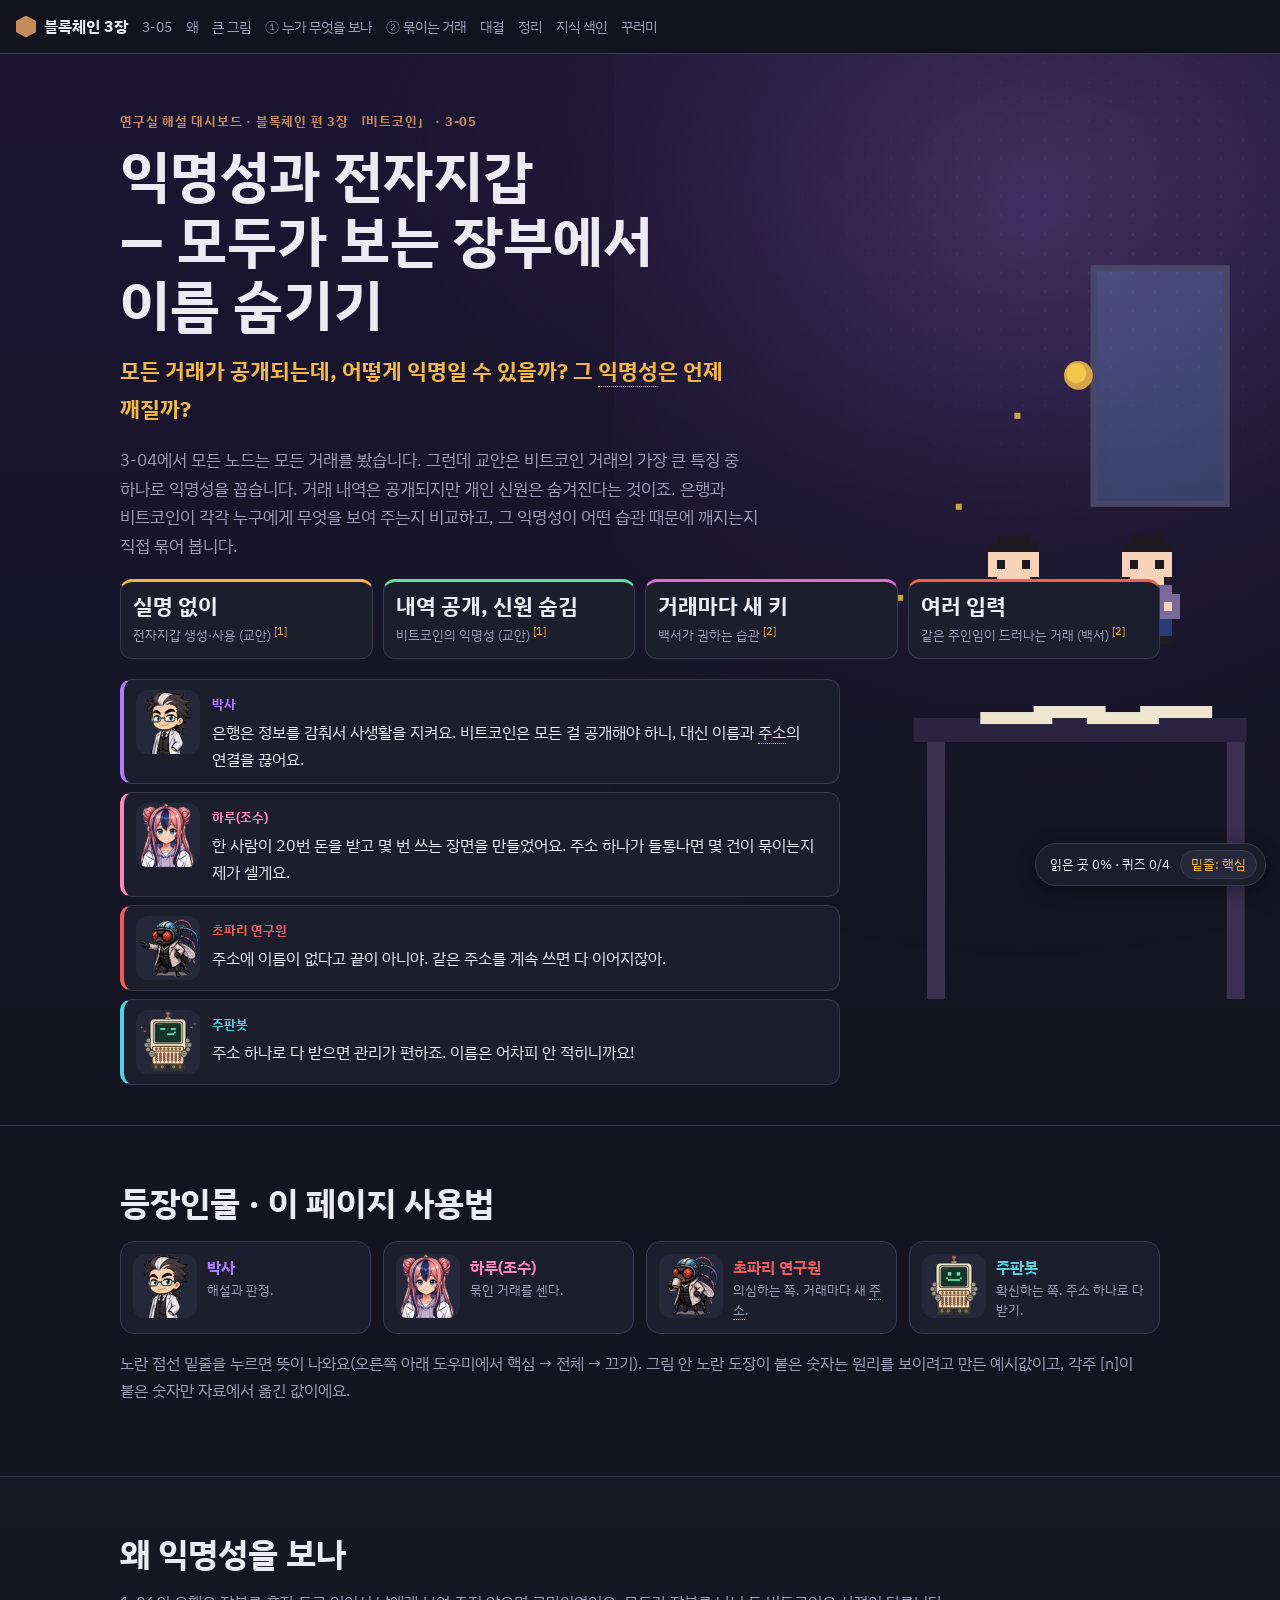
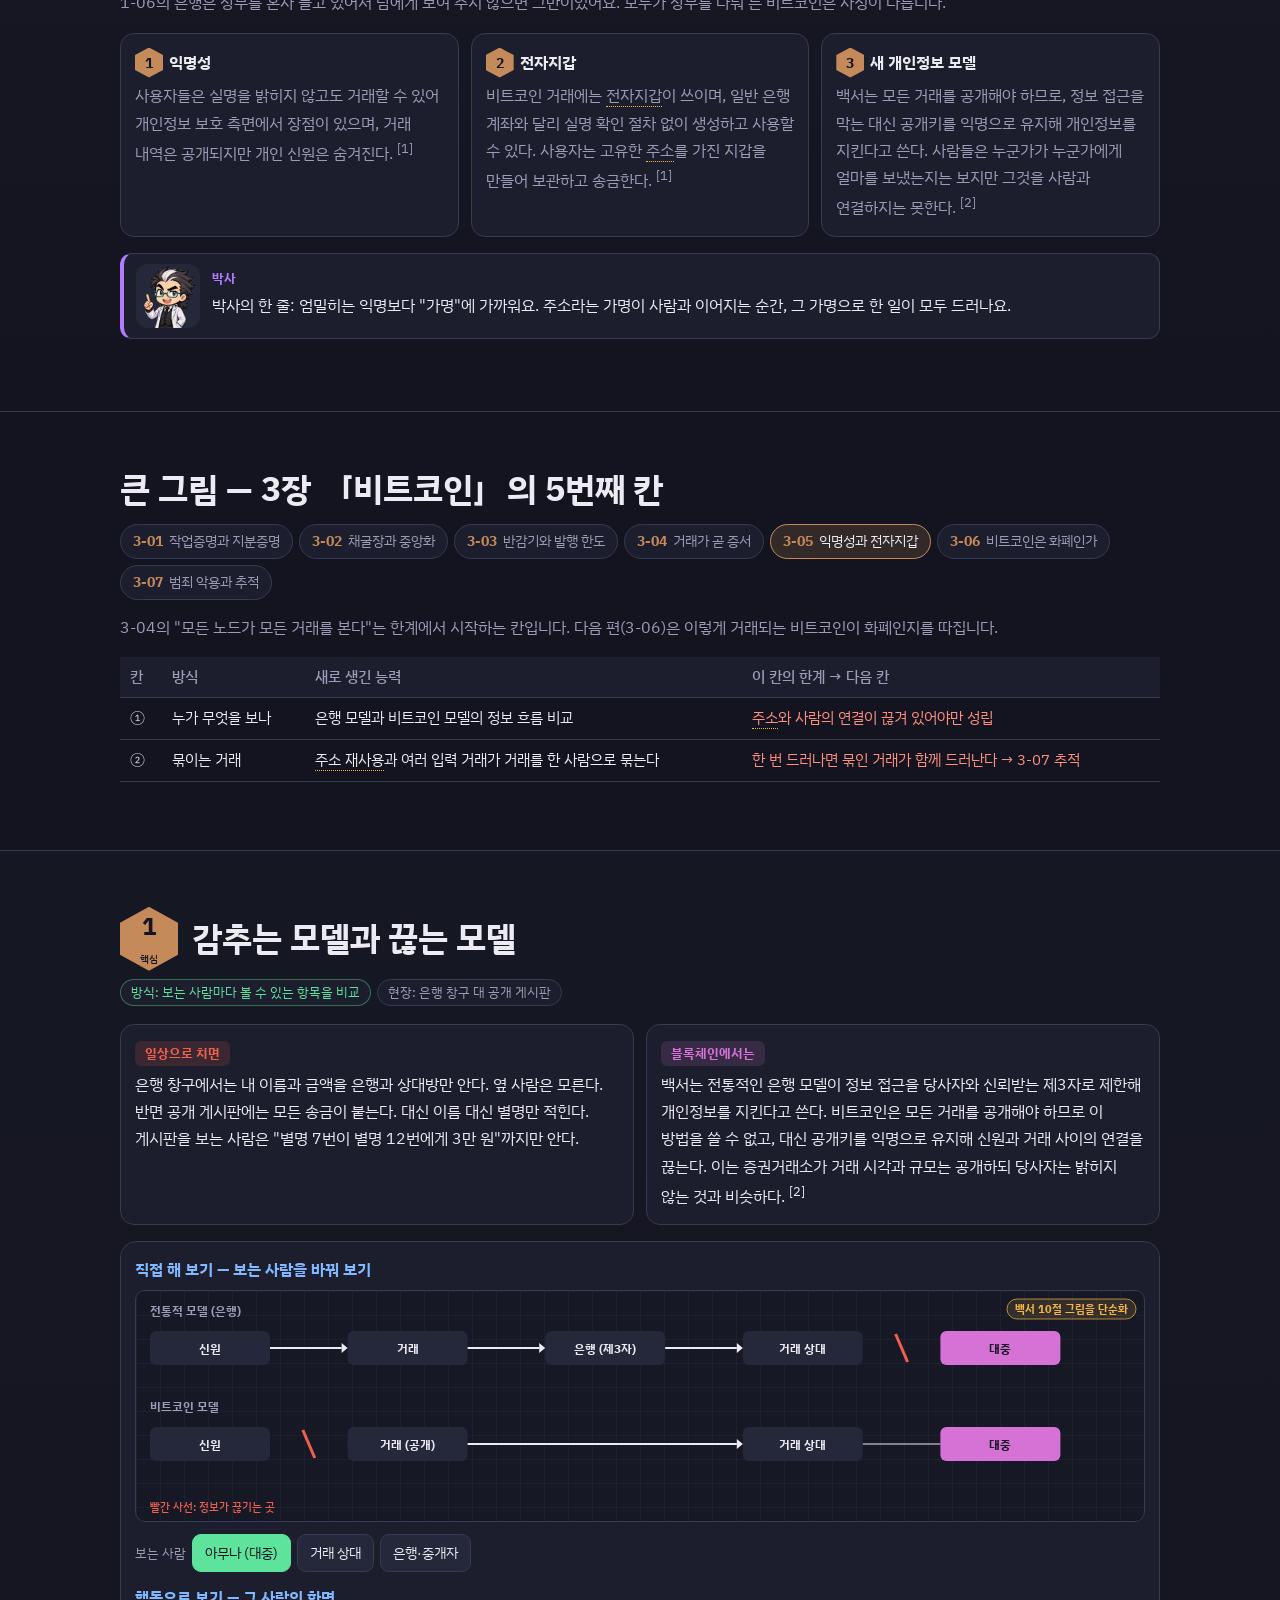
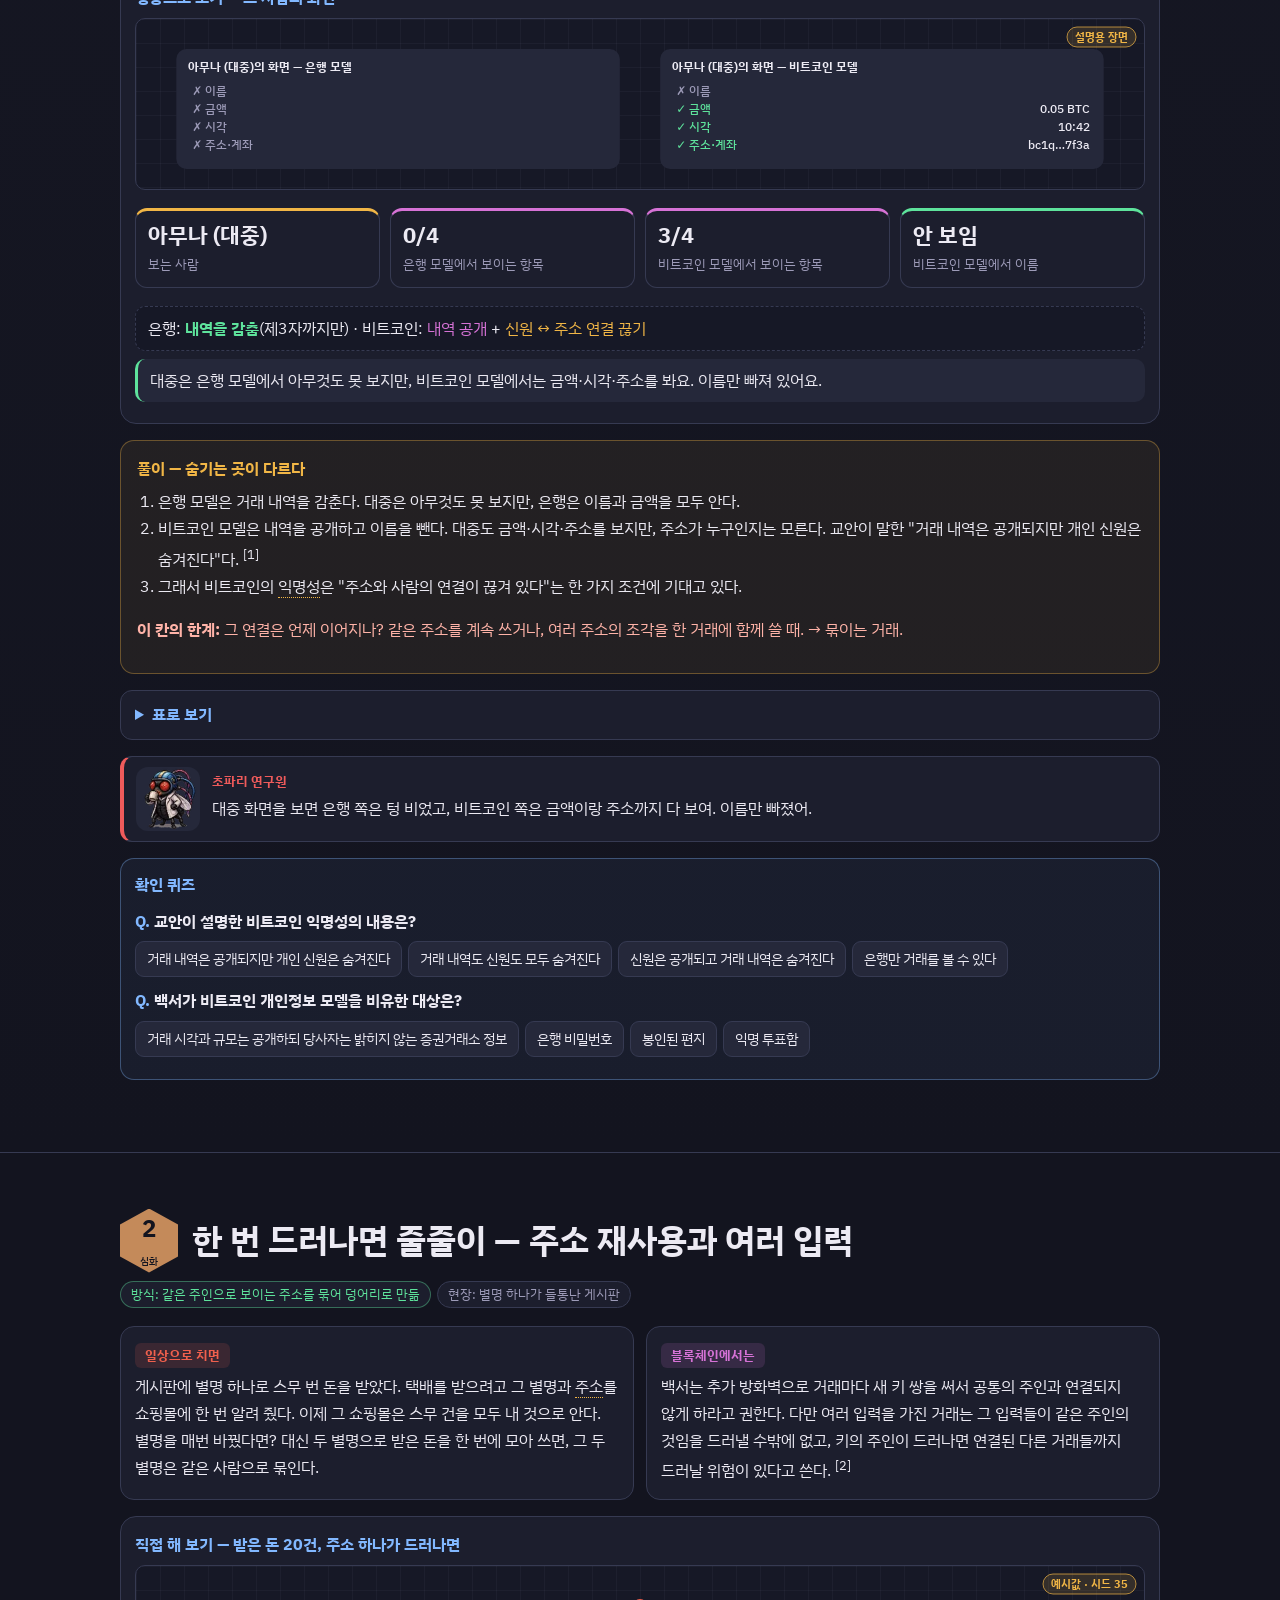
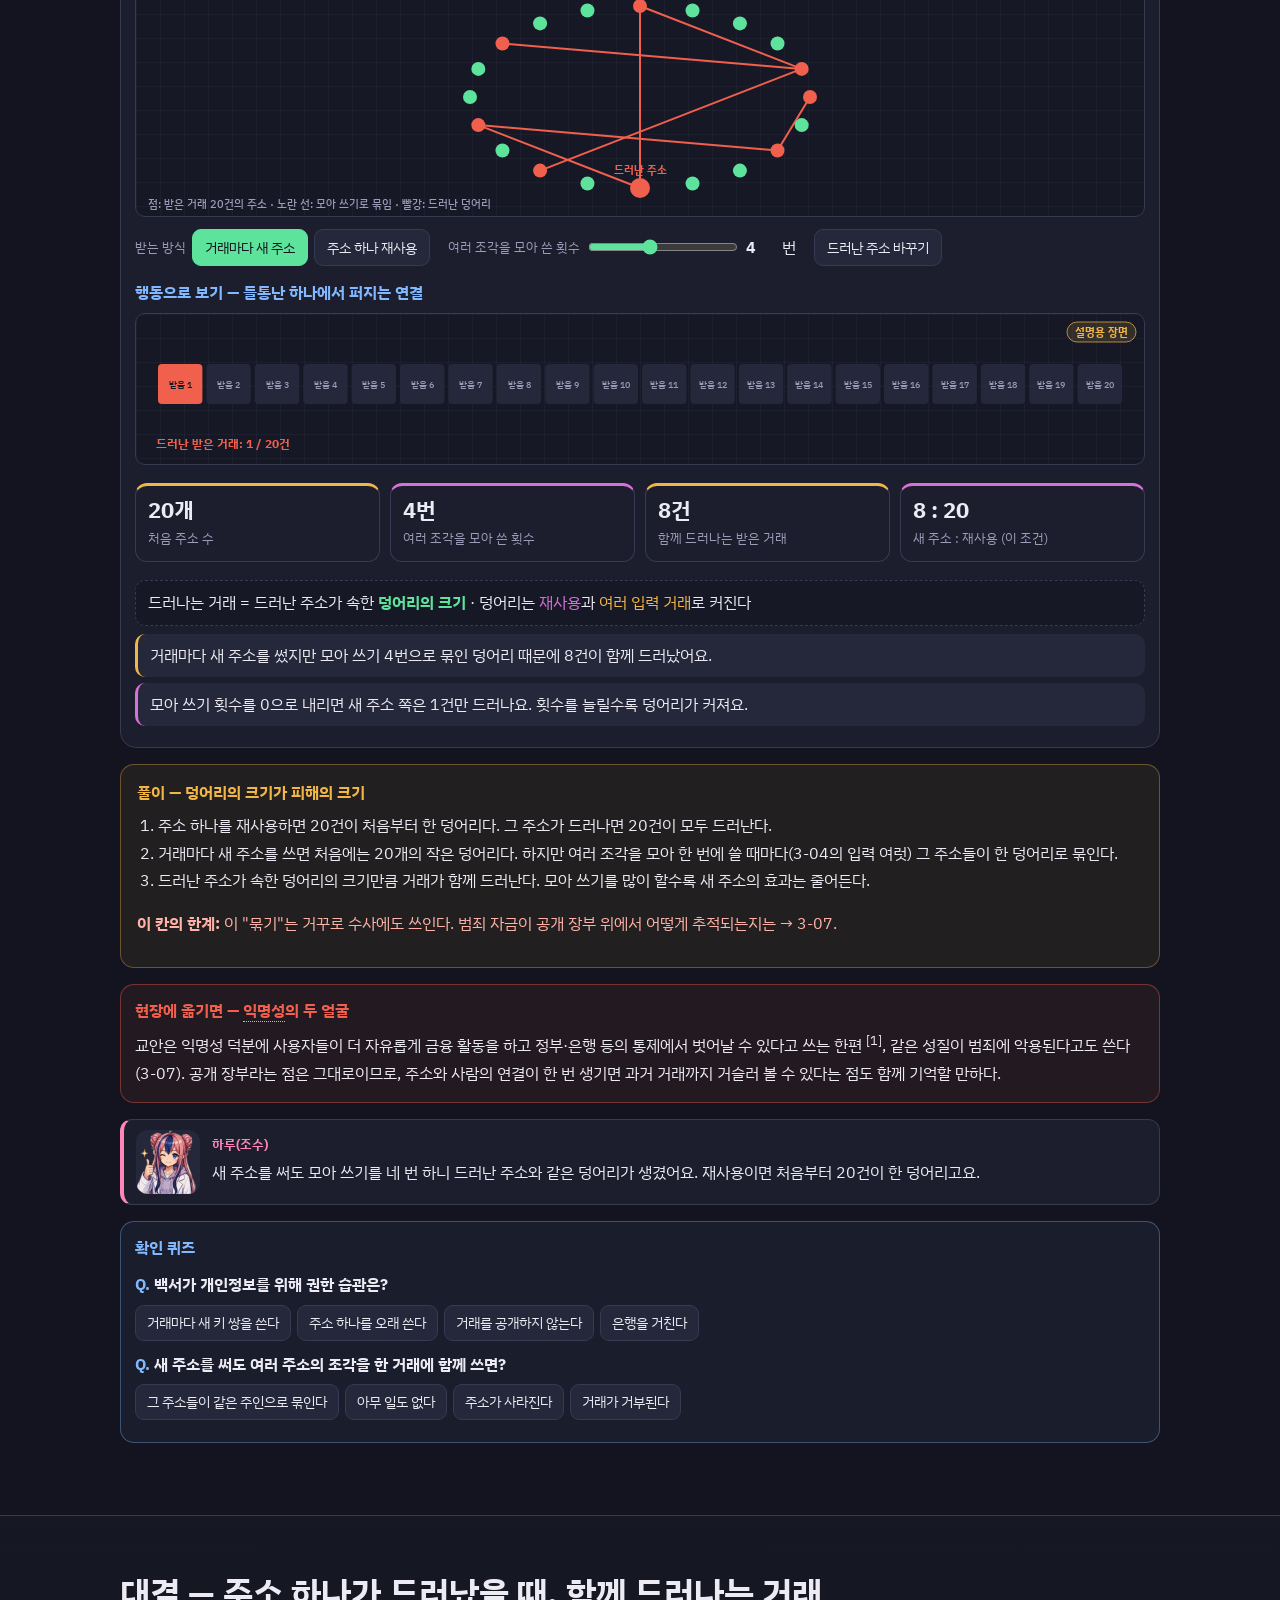
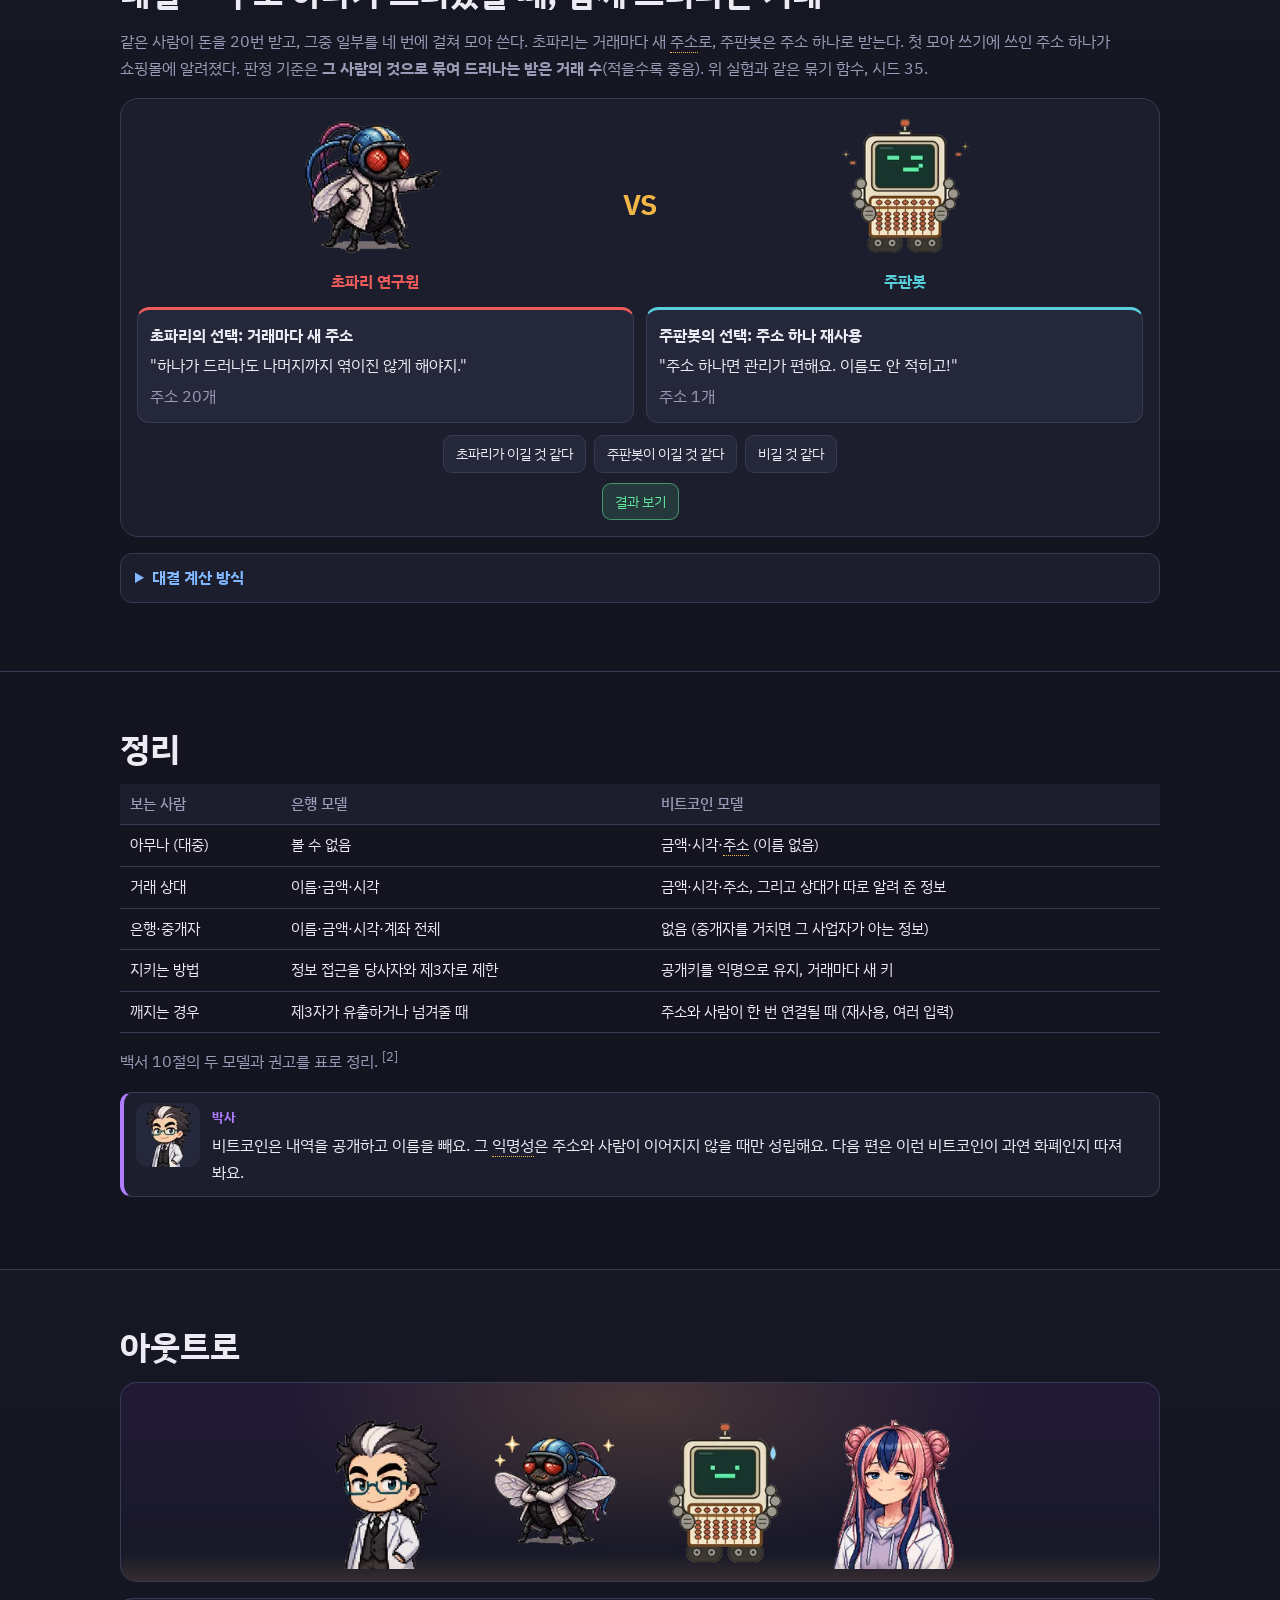
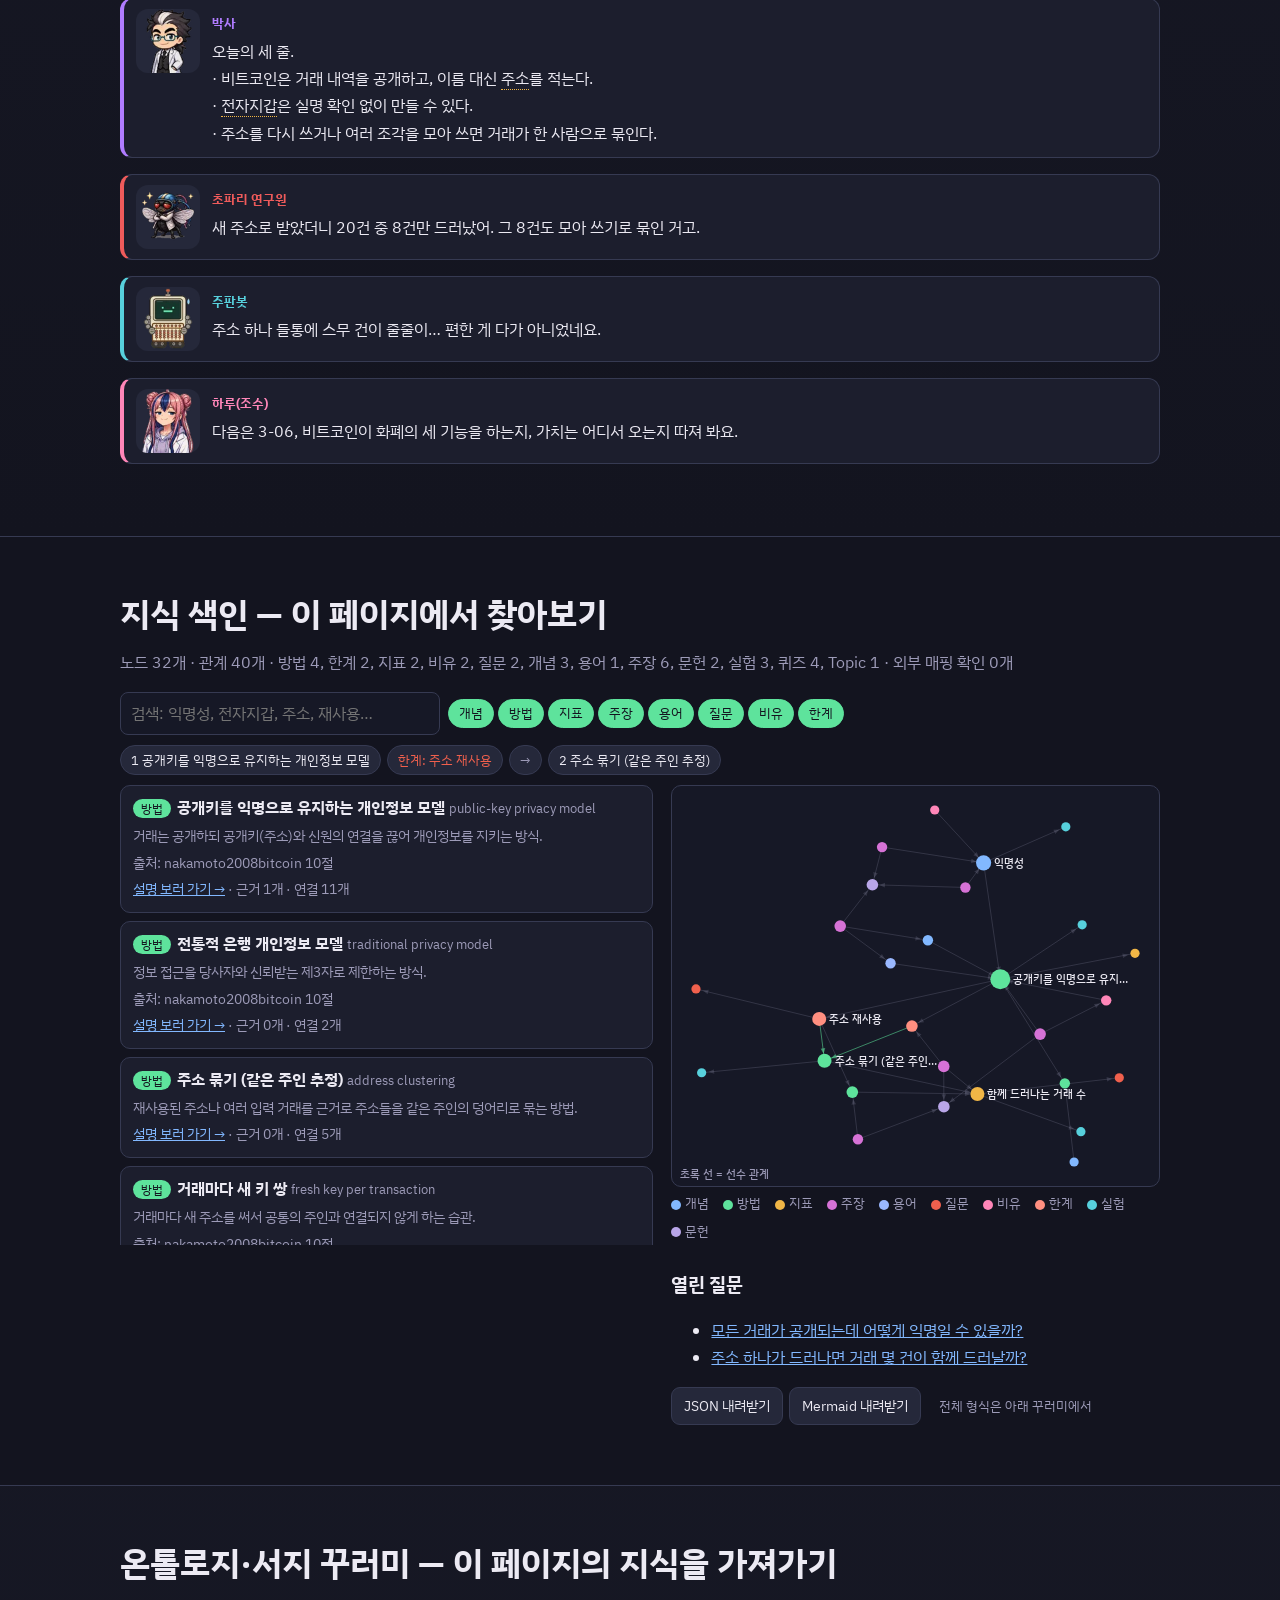
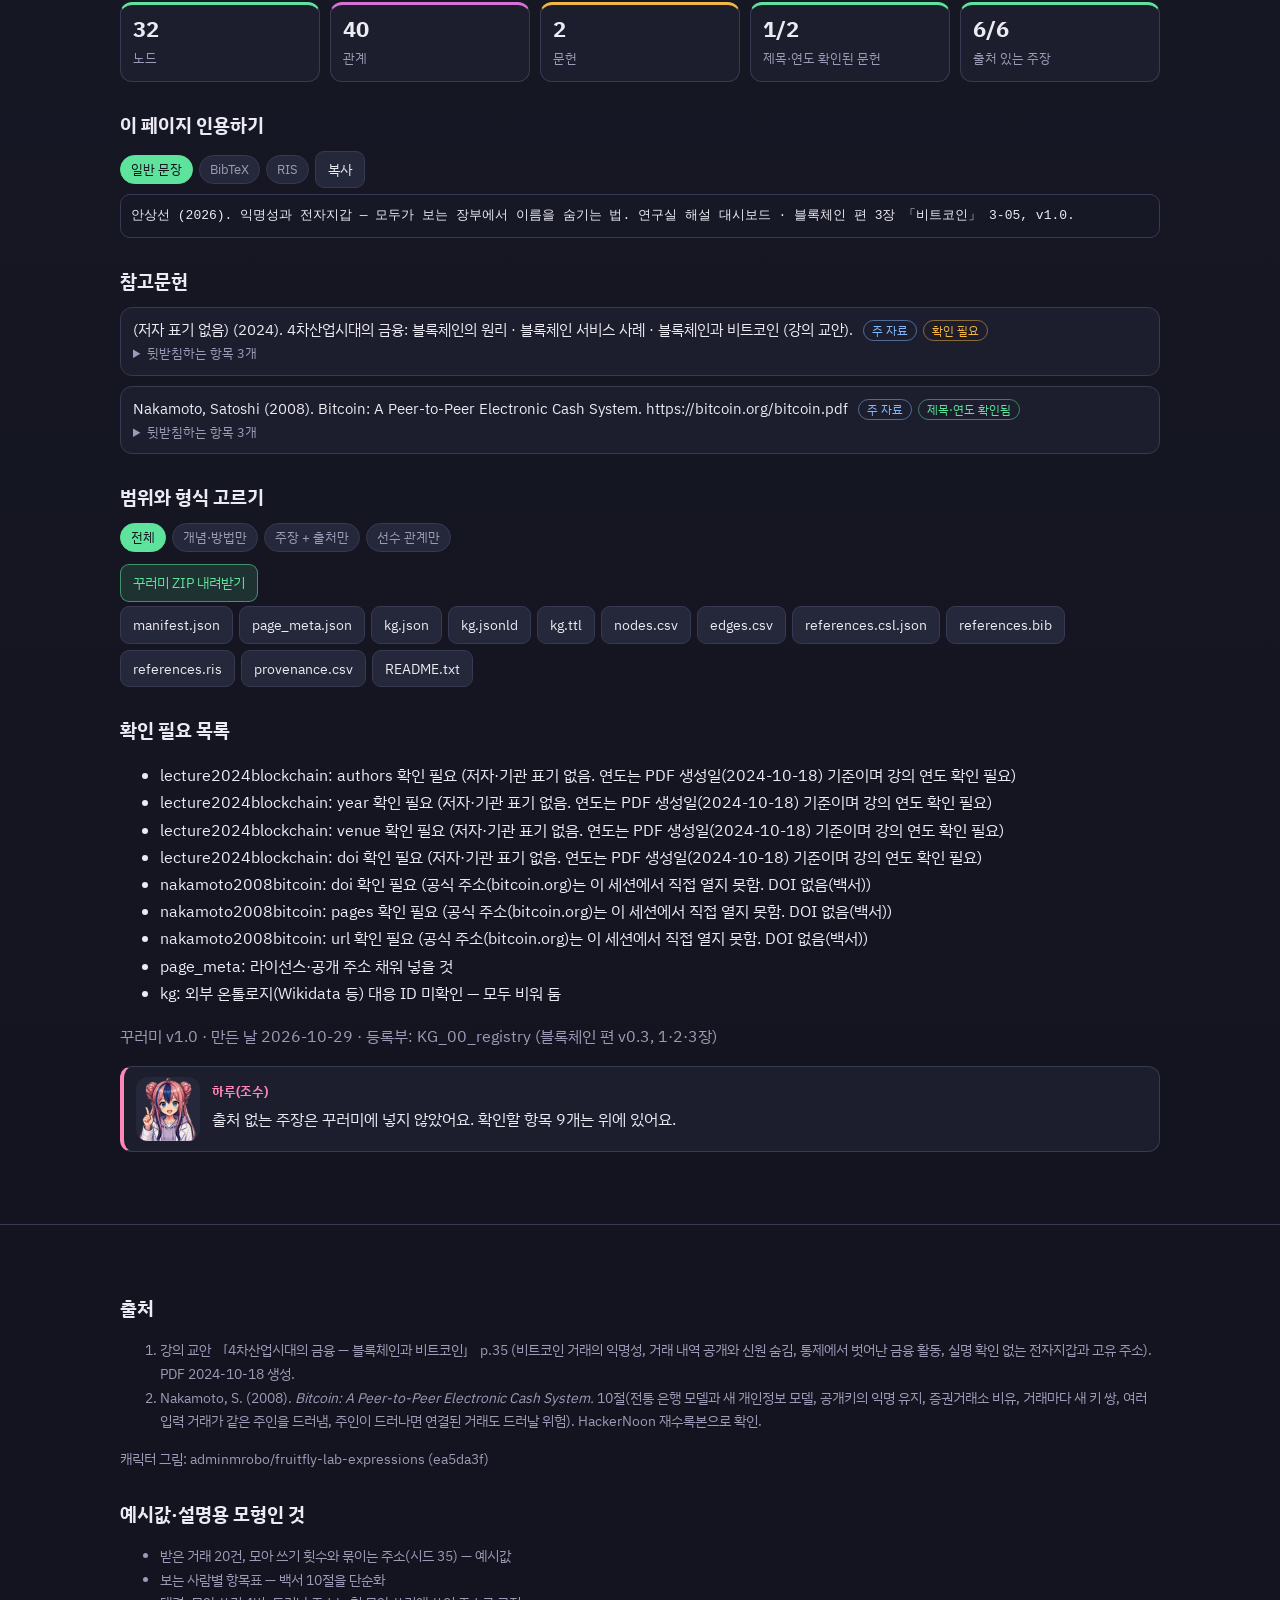
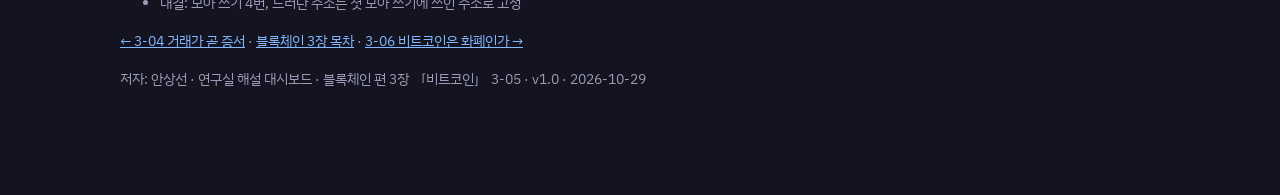
<file: 3-05_pseudonymous-wallet.html>
<!DOCTYPE html><html lang="ko"><head>
<meta charset="utf-8">
<meta name="viewport" content="width=device-width, initial-scale=1, viewport-fit=cover">
<title>익명성과 전자지갑</title>
<meta name="description" content="은행과 비트코인이 개인정보를 지키는 방식을 누가 무엇을 보는지로 비교하고, 주소를 다시 쓰거나 여러 조각을 함께 쓸 때 거래가 한 사람으로 묶이는 과정을 실험하는 해설 페이지">
<meta name="citation_title" content="익명성과 전자지갑 — 모두가 보는 장부에서 이름을 숨기는 법"><meta name="citation_author" content="안상선">
<meta name="citation_publication_date" content="2026/10/29"><meta name="citation_language" content="ko">
<meta name="dc.title" content="익명성과 전자지갑 — 모두가 보는 장부에서 이름을 숨기는 법"><meta name="dc.creator" content="안상선"><meta name="dc.date" content="2026-10-29">
<meta name="dc.language" content="ko"><meta name="dcterms.isPartOf" content="연구실 해설 대시보드 · 블록체인 편 3장 「비트코인」"><meta name="dcterms.source" content="강의 교안 「블록체인과 비트코인」 p.35; Nakamoto (2008) 10절">
<link rel="preconnect" href="https://fonts.googleapis.com"><link rel="preconnect" href="https://fonts.gstatic.com" crossorigin>
<link href="https://fonts.googleapis.com/css2?family=IBM+Plex+Sans+KR:wght@400;500;700&display=swap" rel="stylesheet">
<link rel="stylesheet" href="assets/lab.css">
</head><body>
<div id="prog" aria-hidden="true"></div>
<nav class="top" aria-label="섹션 바로가기">
  <a class="logo" href="index.html"><i></i>블록체인 3장</a><a class="l" href="#top">3-05</a>
  <a class="l" href="#why">왜</a><a class="l" href="#big">큰 그림</a><a class="l" href="#lv1">① 누가 무엇을 보나</a><a class="l" href="#lv2">② 묶이는 거래</a>
  <a class="l" href="#duel">대결</a><a class="l" href="#summary">정리</a><a class="l" href="#kg">지식 색인</a><a class="l" href="#export">꾸러미</a>
</nav>

<header class="hero" id="top">
  <div class="hex"></div>
  <div class="hero-bg" data-img="bg_3_05" role="img" aria-label="책상과 서류가 놓인 사무실을 픽셀로 그린 배경"><canvas id="heroCv" aria-hidden="true"></canvas></div>
  <div class="wrap">
    <div class="hero-text">
      <div class="eyebrow">연구실 해설 대시보드 · 블록체인 편 3장 「비트코인」 · 3-05</div>
      <h1>익명성과 전자지갑<br>— 모두가 보는 장부에서 이름 숨기기</h1>
      <p class="q">모든 거래가 공개되는데, 어떻게 익명일 수 있을까? 그 익명성은 언제 깨질까?</p>
      <p class="lead">3-04에서 모든 노드는 모든 거래를 봤습니다. 그런데 교안은 비트코인 거래의 가장 큰 특징 중 하나로 익명성을 꼽습니다. 거래 내역은 공개되지만 개인 신원은 숨겨진다는 것이죠. 은행과 비트코인이 각각 누구에게 무엇을 보여 주는지 비교하고, 그 익명성이 어떤 습관 때문에 깨지는지 직접 묶어 봅니다.</p>
    </div>
    <section class="kpis" aria-label="숫자 요약"><div class="kpi a"><b>실명 없이</b><span>전자지갑 생성·사용 (교안) <sup>[1]</sup></span></div><div class="kpi g"><b>내역 공개, 신원 숨김</b><span>비트코인의 익명성 (교안) <sup>[1]</sup></span></div><div class="kpi m"><b>거래마다 새 키</b><span>백서가 권하는 습관 <sup>[2]</sup></span></div><div class="kpi r"><b>여러 입력</b><span>같은 주인임이 드러나는 거래 (백서) <sup>[2]</sup></span></div></section>
    <div class="dialog" aria-label="캐릭터 대화"><div class="say " data-who="doc"><img class="who" data-who="doc" data-mood="think" data-img="doc_e09" alt="" aria-hidden="true"><div><b class="name">박사</b><p>은행은 정보를 감춰서 사생활을 지켜요. 비트코인은 모든 걸 공개해야 하니, 대신 이름과 주소의 연결을 끊어요.</p></div></div><div class="say " data-who="asst"><img class="who" data-who="asst" data-mood="smile" data-img="asst_e13" alt="" aria-hidden="true"><div><b class="name">하루(조수)</b><p>한 사람이 20번 돈을 받고 몇 번 쓰는 장면을 만들었어요. 주소 하나가 들통나면 몇 건이 묶이는지 제가 셀게요.</p></div></div><div class="say " data-who="fly"><img class="who" data-who="fly" data-mood="point" data-img="fly_e08" alt="" aria-hidden="true"><div><b class="name">초파리 연구원</b><p>주소에 이름이 없다고 끝이 아니야. 같은 주소를 계속 쓰면 다 이어지잖아.</p></div></div><div class="say " data-who="robo"><img class="who" data-who="robo" data-mood="coin" data-img="robo_e16" alt="" aria-hidden="true"><div><b class="name">주판봇</b><p>주소 하나로 다 받으면 관리가 편하죠. 이름은 어차피 안 적히니까요!</p></div></div></div>
  </div>
</header>

<section class="level" id="cast"><div class="wrap">
  <h2>등장인물 · 이 페이지 사용법</h2>
  <div class="cast"><div><img class="who" data-who="doc" data-mood="front" data-img="doc_e08" alt="" aria-hidden="true"><div><b style="color:var(--c-doc)">박사</b><small>해설과 판정.</small></div></div><div><img class="who" data-who="asst" data-mood="smile" data-img="asst_e13" alt="" aria-hidden="true"><div><b style="color:var(--c-asst)">하루(조수)</b><small>묶인 거래를 센다.</small></div></div><div><img class="who" data-who="fly" data-mood="clip" data-img="fly_e10" alt="" aria-hidden="true"><div><b style="color:var(--c-fly)">초파리 연구원</b><small>의심하는 쪽. 거래마다 새 주소.</small></div></div><div><img class="who" data-who="robo" data-mood="smile" data-img="robo_e13" alt="" aria-hidden="true"><div><b style="color:var(--c-robo)">주판봇</b><small>확신하는 쪽. 주소 하나로 다 받기.</small></div></div></div>
  <p class="sub">노란 점선 밑줄을 누르면 뜻이 나와요(오른쪽 아래 도우미에서 핵심 → 전체 → 끄기). 그림 안 노란 도장이 붙은 숫자는 원리를 보이려고 만든 예시값이고, 각주 [n]이 붙은 숫자만 자료에서 옮긴 값이에요.</p>
</div></section>

<section class="level" id="why"><div class="wrap">
  <h2>왜 익명성을 보나</h2>
  <p class="sub">1-06의 은행은 장부를 혼자 들고 있어서 남에게 보여 주지 않으면 그만이었어요. 모두가 장부를 나눠 든 비트코인은 사정이 다릅니다.</p>
  <div class="steps"><div><b class="n">1</b><b>익명성</b><p class="sub" style="margin:.3em 0 0">사용자들은 실명을 밝히지 않고도 거래할 수 있어 개인정보 보호 측면에서 장점이 있으며, 거래 내역은 공개되지만 개인 신원은 숨겨진다. <sup>[1]</sup></p></div><div><b class="n">2</b><b>전자지갑</b><p class="sub" style="margin:.3em 0 0">비트코인 거래에는 전자지갑이 쓰이며, 일반 은행 계좌와 달리 실명 확인 절차 없이 생성하고 사용할 수 있다. 사용자는 고유한 주소를 가진 지갑을 만들어 보관하고 송금한다. <sup>[1]</sup></p></div><div><b class="n">3</b><b>새 개인정보 모델</b><p class="sub" style="margin:.3em 0 0">백서는 모든 거래를 공개해야 하므로, 정보 접근을 막는 대신 공개키를 익명으로 유지해 개인정보를 지킨다고 쓴다. 사람들은 누군가가 누군가에게 얼마를 보냈는지는 보지만 그것을 사람과 연결하지는 못한다. <sup>[2]</sup></p></div></div>
  <div class="say " data-who="doc"><img class="who" data-who="doc" data-mood="e07" data-img="doc_e07" alt="" aria-hidden="true"><div><b class="name">박사</b><p>박사의 한 줄: 엄밀히는 익명보다 "가명"에 가까워요. 주소라는 가명이 사람과 이어지는 순간, 그 가명으로 한 일이 모두 드러나요.</p></div></div>
</div></section>

<section class="level" id="big"><div class="wrap">
  <h2>큰 그림 — 3장 「비트코인」의 5번째 칸</h2>
  <nav class="path" aria-label="챕터 안 위치"><a class="pchip" href="3-01_pow-vs-pos.html"><b>3-01</b> 작업증명과 지분증명</a><a class="pchip" href="3-02_mining-farms.html"><b>3-02</b> 채굴장과 중앙화</a><a class="pchip" href="3-03_halving-and-cap.html"><b>3-03</b> 반감기와 발행 한도</a><a class="pchip" href="3-04_tx-is-the-note.html"><b>3-04</b> 거래가 곧 증서</a><a class="pchip on" href="3-05_pseudonymous-wallet.html" aria-current="page"><b>3-05</b> 익명성과 전자지갑</a><a class="pchip" href="3-06_is-it-money.html"><b>3-06</b> 비트코인은 화폐인가</a><a class="pchip" href="3-07_misuse-and-tracing.html"><b>3-07</b> 범죄 악용과 추적</a></nav>
  <p class="sub">3-04의 "모든 노드가 모든 거래를 본다"는 한계에서 시작하는 칸입니다. 다음 편(3-06)은 이렇게 거래되는 비트코인이 화폐인지를 따집니다.</p>
  <div class="tw"><table class="tb">
    <thead><tr><th>칸</th><th>방식</th><th>새로 생긴 능력</th><th>이 칸의 한계 → 다음 칸</th></tr></thead>
    <tbody><tr><td>①</td><td>누가 무엇을 보나</td><td>은행 모델과 비트코인 모델의 정보 흐름 비교</td><td class="r">주소와 사람의 연결이 끊겨 있어야만 성립</td></tr><tr><td>②</td><td>묶이는 거래</td><td>주소 재사용과 여러 입력 거래가 거래를 한 사람으로 묶는다</td><td class="r">한 번 드러나면 묶인 거래가 함께 드러난다 → 3-07 추적</td></tr></tbody></table></div>
  
</div></section>

<section class="level" id="lv1"><div class="wrap">
  <div class="lvhead"><div class="hexno">1<small>핵심</small></div><h2>감추는 모델과 끊는 모델</h2>
    <p class="sub"><span class="lvtag g">방식: 보는 사람마다 볼 수 있는 항목을 비교</span><span class="lvtag ">현장: 은행 창구 대 공개 게시판</span></p></div>
  <div class="pair">
    <div><div class="tag fly">일상으로 치면</div><p>은행 창구에서는 내 이름과 금액을 은행과 상대방만 안다. 옆 사람은 모른다. 반면 공개 게시판에는 모든 송금이 붙는다. 대신 이름 대신 별명만 적힌다. 게시판을 보는 사람은 "별명 7번이 별명 12번에게 3만 원"까지만 안다.</p></div>
    <div><div class="tag nn">블록체인에서는</div><p>백서는 전통적인 은행 모델이 정보 접근을 당사자와 신뢰받는 제3자로 제한해 개인정보를 지킨다고 쓴다. 비트코인은 모든 거래를 공개해야 하므로 이 방법을 쓸 수 없고, 대신 공개키를 익명으로 유지해 신원과 거래 사이의 연결을 끊는다. 이는 증권거래소가 거래 시각과 규모는 공개하되 당사자는 밝히지 않는 것과 비슷하다. <sup>[2]</sup></p></div>
  </div>
  <section class="panel"><h3>직접 해 보기 — 보는 사람을 바꿔 보기</h3>
    <div class="cwrap"><canvas id="c1" aria-label="전통적 모델과 비트코인 모델에서 신원, 거래, 제3자, 상대방, 대중 사이의 정보 흐름과 끊긴 지점을 그린 그림"></canvas></div>
    <div class="ctrl"><div class="group"><span class="glabel">보는 사람</span><button class="bt" data-who="public" aria-pressed="true">아무나 (대중)</button><button class="bt" data-who="party" aria-pressed="false">거래 상대</button><button class="bt" data-who="third" aria-pressed="false">은행·중개자</button></div></div>
    <h3>행동으로 보기 — 그 사람의 화면</h3>
    <div class="cwrap"><canvas id="c1b" class="wide" aria-label="선택한 사람이 은행 모델과 비트코인 모델에서 각각 볼 수 있는 항목을 화면처럼 보여 주는 장면"></canvas></div>
    <section class="kpis" id="k1"></section><div class="eq" id="eq1"></div><div class="insight" id="ins1" aria-live="polite"></div></section>
  <div class="explain"><h4>풀이 — 숨기는 곳이 다르다</h4>
    <ol><li>은행 모델은 거래 내역을 감춘다. 대중은 아무것도 못 보지만, 은행은 이름과 금액을 모두 안다.</li>
      <li>비트코인 모델은 내역을 공개하고 이름을 뺀다. 대중도 금액·시각·주소를 보지만, 주소가 누구인지는 모른다. 교안이 말한 "거래 내역은 공개되지만 개인 신원은 숨겨진다"다. <sup>[1]</sup></li>
      <li>그래서 비트코인의 익명성은 "주소와 사람의 연결이 끊겨 있다"는 한 가지 조건에 기대고 있다.</li></ol>
    <p class="limit"><b>이 칸의 한계:</b> 그 연결은 언제 이어지나? 같은 주소를 계속 쓰거나, 여러 주소의 조각을 한 거래에 함께 쓸 때. → 묶이는 거래.</p></div>
  <details class="math"><summary>표로 보기</summary><p>은행 모델 — 대중: 없음 / 상대방: 이름·금액·시각 / 은행: 이름·금액·시각·계좌 전체. 비트코인 모델 — 대중: 금액·시각·주소 / 상대방: 금액·시각·주소(+ 상대가 알려 준 정보) / 중개자: 없음(거래소 등을 거치면 그 사업자가 아는 정보).</p><p class="lim">이 표는 백서 10절의 두 모델을 단순화했다. 실제로는 지갑·거래소·네트워크 정보 등으로 연결이 생길 수 있다.</p></details>
  <div class="say " data-who="fly"><img class="who" data-who="fly" data-mood="type" data-img="fly_e09" alt="" aria-hidden="true"><div><b class="name">초파리 연구원</b><p>대중 화면을 보면 은행 쪽은 텅 비었고, 비트코인 쪽은 금액이랑 주소까지 다 보여. 이름만 빠졌어.</p></div></div>
  <div class="quiz" data-quiz="lv1"></div>
</div></section>
<section class="level" id="lv2"><div class="wrap">
  <div class="lvhead"><div class="hexno">2<small>심화</small></div><h2>한 번 드러나면 줄줄이 — 주소 재사용과 여러 입력</h2>
    <p class="sub"><span class="lvtag g">방식: 같은 주인으로 보이는 주소를 묶어 덩어리로 만듦</span><span class="lvtag ">현장: 별명 하나가 들통난 게시판</span></p></div>
  <div class="pair">
    <div><div class="tag fly">일상으로 치면</div><p>게시판에 별명 하나로 스무 번 돈을 받았다. 택배를 받으려고 그 별명과 주소를 쇼핑몰에 한 번 알려 줬다. 이제 그 쇼핑몰은 스무 건을 모두 내 것으로 안다. 별명을 매번 바꿨다면? 대신 두 별명으로 받은 돈을 한 번에 모아 쓰면, 그 두 별명은 같은 사람으로 묶인다.</p></div>
    <div><div class="tag nn">블록체인에서는</div><p>백서는 추가 방화벽으로 거래마다 새 키 쌍을 써서 공통의 주인과 연결되지 않게 하라고 권한다. 다만 여러 입력을 가진 거래는 그 입력들이 같은 주인의 것임을 드러낼 수밖에 없고, 키의 주인이 드러나면 연결된 다른 거래들까지 드러날 위험이 있다고 쓴다. <sup>[2]</sup></p></div>
  </div>
  <section class="panel"><h3>직접 해 보기 — 받은 돈 20건, 주소 하나가 드러나면</h3>
    <div class="cwrap"><canvas id="c2" aria-label="받은 거래 20건의 주소를 점으로 놓고, 여러 입력 거래로 묶인 주소를 선으로 잇고, 드러난 주소와 이어진 덩어리를 강조한 그림"></canvas></div>
    <div class="ctrl"><div class="group"><span class="glabel">받는 방식</span><button class="bt" data-mode="fresh" aria-pressed="true">거래마다 새 주소</button><button class="bt" data-mode="reuse" aria-pressed="false">주소 하나 재사용</button></div>
      <div class="group"><span class="glabel">여러 조각을 모아 쓴 횟수</span><input type="range" id="r2m" min="0" max="10" step="1" value="4" aria-label="여러 입력 거래 횟수"><span class="val" id="v2m">4</span>번</div>
      <div class="group"><button class="bt" id="b2Leak">드러난 주소 바꾸기</button></div></div>
    <h3>행동으로 보기 — 들통난 하나에서 퍼지는 연결</h3>
    <div class="cwrap"><canvas id="c2b" class="wide" aria-label="드러난 주소 하나에서 같은 덩어리의 주소로 빨간 표시가 퍼져 나가는 장면"></canvas></div>
    <section class="kpis" id="k2"></section><div class="eq" id="eq2"></div><div class="insight" id="ins2" aria-live="polite"></div></section>
  <div class="explain"><h4>풀이 — 덩어리의 크기가 피해의 크기</h4>
    <ol><li>주소 하나를 재사용하면 20건이 처음부터 한 덩어리다. 그 주소가 드러나면 20건이 모두 드러난다.</li>
      <li>거래마다 새 주소를 쓰면 처음에는 20개의 작은 덩어리다. 하지만 여러 조각을 모아 한 번에 쓸 때마다(3-04의 입력 여럿) 그 주소들이 한 덩어리로 묶인다.</li>
      <li>드러난 주소가 속한 덩어리의 크기만큼 거래가 함께 드러난다. 모아 쓰기를 많이 할수록 새 주소의 효과는 줄어든다.</li></ol>
    <p class="limit"><b>이 칸의 한계:</b> 이 "묶기"는 거꾸로 수사에도 쓰인다. 범죄 자금이 공개 장부 위에서 어떻게 추적되는지는 → 3-07.</p></div>
  <div class="bridge field"><h4>현장에 옮기면 — 익명성의 두 얼굴</h4><p>교안은 익명성 덕분에 사용자들이 더 자유롭게 금융 활동을 하고 정부·은행 등의 통제에서 벗어날 수 있다고 쓰는 한편 <sup>[1]</sup>, 같은 성질이 범죄에 악용된다고도 쓴다(3-07). 공개 장부라는 점은 그대로이므로, 주소와 사람의 연결이 한 번 생기면 과거 거래까지 거슬러 볼 수 있다는 점도 함께 기억할 만하다.</p></div>
  <div class="say " data-who="asst"><img class="who" data-who="asst" data-mood="e10" data-img="asst_e10" alt="" aria-hidden="true"><div><b class="name">하루(조수)</b><p>새 주소를 써도 모아 쓰기를 네 번 하니 드러난 주소와 같은 덩어리가 생겼어요. 재사용이면 처음부터 20건이 한 덩어리고요.</p></div></div>
  <div class="quiz" data-quiz="lv2"></div>
</div></section>

<section class="level" id="duel"><div class="wrap">
  <h2>대결 — 주소 하나가 드러났을 때, 함께 드러나는 거래</h2>
  <p class="sub">같은 사람이 돈을 20번 받고, 그중 일부를 네 번에 걸쳐 모아 쓴다. 초파리는 거래마다 새 주소로, 주판봇은 주소 하나로 받는다. 첫 모아 쓰기에 쓰인 주소 하나가 쇼핑몰에 알려졌다. 판정 기준은 <b>그 사람의 것으로 묶여 드러나는 받은 거래 수</b>(적을수록 좋음). 위 실험과 같은 묶기 함수, 시드 35.</p>
  <div class="duel" id="duelBox">
    <div class="duelhead">
      <div><img data-who="fly" data-mood="point" data-img="fly_e08" data-face="right" alt="" aria-hidden="true"><div style="color:var(--c-fly);font-weight:700">초파리 연구원</div></div>
      <div class="vs">VS</div>
      <div><img data-who="robo" data-mood="coin" data-img="robo_e16" data-face="left" alt="" aria-hidden="true"><div style="color:var(--c-robo);font-weight:700">주판봇</div></div>
    </div>
    <div class="choices">
      <div class="choice fly"><b>초파리의 선택: 거래마다 새 주소</b><p>"하나가 드러나도 나머지까지 엮이진 않게 해야지."</p><p class="sub" style="margin:0">주소 20개</p></div>
      <div class="choice robo"><b>주판봇의 선택: 주소 하나 재사용</b><p>"주소 하나면 관리가 편해요. 이름도 안 적히고!"</p><p class="sub" style="margin:0">주소 1개</p></div>
    </div>
    <div class="guess" role="group" aria-label="먼저 맞혀 보기">
      <button class="bt" data-g="F" aria-pressed="false">초파리가 이길 것 같다</button>
      <button class="bt" data-g="R" aria-pressed="false">주판봇이 이길 것 같다</button>
      <button class="bt" data-g="D" aria-pressed="false">비길 것 같다</button>
    </div>
    <div style="text-align:center"><button class="bt primary reveal">결과 보기</button></div>
    <div class="after">
      <div class="score"><span class="f">초파리 <i id="scF">0</i></span><span class="r">주판봇 <i id="scR">0</i></span></div>
      <div class="bars" aria-live="polite"></div>
      <div class="say asst" data-who="asst"><img class="who" data-who="asst" data-mood="firm" data-img="asst_e12" alt="" aria-hidden="true"><div><b class="name">하루(조수)</b><p>—</p></div></div>
      <div class="say verdict" data-who="doc"><img class="who" data-who="doc" data-mood="judge" data-img="doc_e10" alt="" aria-hidden="true"><div><b class="name">박사</b><p>—</p></div></div>
      <p id="guessFb" class="sub"></p>
      
    </div>
  </div>
  <details class="math"><summary>대결 계산 방식</summary><p>새 주소 쪽: 주소 20개에서 시작해, 모아 쓰기 4번(각각 무작위 주소 2~3개를 함께 입력으로 씀, 시드 35)마다 그 주소들을 한 덩어리로 합친다. 드러난 주소가 속한 덩어리의 크기를 센다. 재사용 쪽: 처음부터 20건이 한 주소다. 막대는 20을 끝으로 한 선형 눈금이다.</p><p class="lim">모아 쓰기 외의 연결 단서(금액, 시각, 거스름돈 주소의 패턴 등)는 넣지 않았다.</p></details>
</div></section>

<section class="level" id="summary"><div class="wrap">
  <h2>정리</h2>
  <div class="tw"><table class="tb"><thead><tr><th>보는 사람</th><th>은행 모델</th><th>비트코인 모델</th></tr></thead><tbody>
   <tr><td>아무나 (대중)</td><td>볼 수 없음</td><td>금액·시각·주소 (이름 없음)</td></tr>
   <tr><td>거래 상대</td><td>이름·금액·시각</td><td>금액·시각·주소, 그리고 상대가 따로 알려 준 정보</td></tr>
   <tr><td>은행·중개자</td><td>이름·금액·시각·계좌 전체</td><td>없음 (중개자를 거치면 그 사업자가 아는 정보)</td></tr>
   <tr><td>지키는 방법</td><td>정보 접근을 당사자와 제3자로 제한</td><td>공개키를 익명으로 유지, 거래마다 새 키</td></tr>
   <tr><td>깨지는 경우</td><td>제3자가 유출하거나 넘겨줄 때</td><td>주소와 사람이 한 번 연결될 때 (재사용, 여러 입력)</td></tr></tbody></table></div>
   <p class="sub">백서 10절의 두 모델과 권고를 표로 정리. <sup>[2]</sup></p>
  <div class="say " data-who="doc"><img class="who" data-who="doc" data-mood="front" data-img="doc_e08" alt="" aria-hidden="true"><div><b class="name">박사</b><p>비트코인은 내역을 공개하고 이름을 빼요. 그 익명성은 주소와 사람이 이어지지 않을 때만 성립해요. 다음 편은 이런 비트코인이 과연 화폐인지 따져 봐요.</p></div></div>
</div></section>

<section class="level" id="outro"><div class="wrap">
  <h2>아웃트로</h2>
  <div class="stage" data-img="sc_3_05_outro" role="img" aria-label="무대 위에서 초파리 연구원이 팔짱을 끼고, 주판봇이 식은땀을 흘리며 인정하는 장면"><img data-who="doc" data-mood="front" data-img="doc_e08" alt="" aria-hidden="true"><img data-who="fly" data-mood="arms" data-img="fly_e16" alt="" aria-hidden="true"><img data-who="robo" data-mood="sigh" data-img="robo_e20" alt="" aria-hidden="true"><img data-who="asst" data-mood="e16" data-img="asst_e16" alt="" aria-hidden="true"></div>
  <div class="say " data-who="doc"><img class="who" data-who="doc" data-mood="front" data-img="doc_e08" alt="" aria-hidden="true"><div><b class="name">박사</b><p>오늘의 세 줄.<br>· 비트코인은 거래 내역을 공개하고, 이름 대신 주소를 적는다.<br>· 전자지갑은 실명 확인 없이 만들 수 있다.<br>· 주소를 다시 쓰거나 여러 조각을 모아 쓰면 거래가 한 사람으로 묶인다.</p></div></div><div class="say " data-who="fly"><img class="who" data-who="fly" data-mood="arms" data-img="fly_e16" alt="" aria-hidden="true"><div><b class="name">초파리 연구원</b><p>새 주소로 받았더니 20건 중 8건만 드러났어. 그 8건도 모아 쓰기로 묶인 거고.</p></div></div><div class="say " data-who="robo"><img class="who" data-who="robo" data-mood="sigh" data-img="robo_e20" alt="" aria-hidden="true"><div><b class="name">주판봇</b><p>주소 하나 들통에 스무 건이 줄줄이… 편한 게 다가 아니었네요.</p></div></div><div class="say " data-who="asst"><img class="who" data-who="asst" data-mood="e16" data-img="asst_e16" alt="" aria-hidden="true"><div><b class="name">하루(조수)</b><p>다음은 3-06, 비트코인이 화폐의 세 기능을 하는지, 가치는 어디서 오는지 따져 봐요.</p></div></div>
</div></section>

<section class="level" id="kg"><div class="wrap">
  <h2>지식 색인 — 이 페이지에서 찾아보기</h2>
  <p class="sub" id="kgStats"></p>
  <div class="kgtools"><input type="text" id="kgQ" placeholder="검색: 익명성, 전자지갑, 주소, 재사용…" aria-label="지식 색인 검색"><div id="kgChips" role="group" aria-label="종류 필터"></div></div>
  <div class="flow" id="kgPath" aria-label="사다리 경로"></div>
  <div class="kggrid">
    <div class="kglist" id="kgList" aria-live="polite"></div>
    <div>
      <div class="cwrap"><canvas id="kgCv" aria-label="이 페이지 개념들의 관계 그래프. 노드를 누르면 목록에서 펼쳐진다"></canvas></div>
      <div class="legend" id="kgLegend"></div>
      <h3>열린 질문</h3><ul id="kgOpen"></ul>
      <div class="ctrl"><div class="group"><button class="bt" id="kgJson">JSON 내려받기</button><button class="bt" id="kgMmd">Mermaid 내려받기</button></div><span class="glabel">전체 형식은 아래 꾸러미에서</span></div>
    </div>
  </div>
</div></section>

<section class="level" id="export"><div class="wrap">
  <h2>온톨로지·서지 꾸러미 — 이 페이지의 지식을 가져가기</h2>
  <section class="kpis" id="exK"></section>
  <h3>이 페이지 인용하기</h3>
  <div class="group"><button class="chip" data-cf="text" aria-pressed="true">일반 문장</button><button class="chip" data-cf="bib" aria-pressed="false">BibTeX</button><button class="chip" data-cf="ris" aria-pressed="false">RIS</button><button class="bt" id="exCopy">복사</button></div>
  <pre class="cite" id="exCite"></pre>
  <h3>참고문헌</h3><div class="reflist" id="exRefs"></div>
  <h3>범위와 형식 고르기</h3>
  <div class="group" role="group" aria-label="범위"><button class="chip" data-sc="all" aria-pressed="true">전체</button><button class="chip" data-sc="concepts" aria-pressed="false">개념·방법만</button><button class="chip" data-sc="claims" aria-pressed="false">주장 + 출처만</button><button class="chip" data-sc="prereq" aria-pressed="false">선수 관계만</button></div>
  <div class="ctrl"><div class="group"><button class="bt primary" id="exZip">꾸러미 ZIP 내려받기</button></div></div>
  <div class="group" id="exFiles"></div>
  <div id="dlBox" class="panel"><h3 id="dlName">파일 내용</h3><p class="sub" style="margin:0">내려받기가 막힌 화면에서는 아래 내용을 복사해 같은 이름의 파일로 저장하세요.</p><div class="ctrl"><button class="bt" id="dlCopy">내용 복사</button><button class="bt" id="dlClose">닫기</button></div><pre class="cite" id="dlText"></pre></div>
  <h3>확인 필요 목록</h3><ul id="exTodo"></ul>
  <p class="sub" id="exVer"></p>
  <div class="say " data-who="asst"><img class="who" data-who="asst" data-mood="ledger" data-img="asst_e07" alt="" aria-hidden="true"><div><b class="name">하루(조수)</b><p><span id="exSay">출처 없는 주장은 꾸러미에 넣지 않았어요.</span></p></div></div>
</div></section>

<footer><div class="wrap">
  <h3>출처</h3><ol><li id="ref1">강의 교안 「4차산업시대의 금융 — 블록체인과 비트코인」 p.35 (비트코인 거래의 익명성, 거래 내역 공개와 신원 숨김, 통제에서 벗어난 금융 활동, 실명 확인 없는 전자지갑과 고유 주소). PDF 2024-10-18 생성.</li><li id="ref2">Nakamoto, S. (2008). <i>Bitcoin: A Peer-to-Peer Electronic Cash System.</i> 10절(전통 은행 모델과 새 개인정보 모델, 공개키의 익명 유지, 증권거래소 비유, 거래마다 새 키 쌍, 여러 입력 거래가 같은 주인을 드러냄, 주인이 드러나면 연결된 거래도 드러날 위험). HackerNoon 재수록본으로 확인.</li></ol>
  <p>캐릭터 그림: adminmrobo/fruitfly-lab-expressions (ea5da3f)</p>
  <h3>예시값·설명용 모형인 것</h3><ul><li>받은 거래 20건, 모아 쓰기 횟수와 묶이는 주소(시드 35) — 예시값</li><li>보는 사람별 항목표 — 백서 10절을 단순화</li><li>대결: 모아 쓰기 4번, 드러난 주소는 첫 모아 쓰기에 쓰인 주소로 고정</li></ul>
  <p class="pn"><a href="3-04_tx-is-the-note.html">← 3-04 거래가 곧 증서</a> · <a href="index.html">블록체인 3장 목차</a> · <a href="3-06_is-it-money.html">3-06 비트코인은 화폐인가 →</a></p>
  <p>저자: 안상선 · 연구실 해설 대시보드 · 블록체인 편 3장 「비트코인」 3-05 · v1.0 · 2026-10-29</p>
</div></footer>

<div id="tip" role="tooltip"></div>
<div id="study" aria-live="polite"><span id="stTxt">읽은 곳 0% · 퀴즈 0/0</span><button id="stBtn">밑줄: 핵심</button></div>
<script type="application/json" id="gloss-data">[["익명성", "익명성 (pseudonymity)", "거래", "거래 내역은 공개되지만 그 주소가 누구인지는 드러나지 않는 성질. 엄밀히는 가명성에 가깝다.", "lab:concept/pseudonymity", "#why", true], ["전자지갑", "전자지갑 (wallet)", "거래", "비트코인 주소와 그 열쇠를 보관하고 송금하는 소프트웨어. 은행 계좌와 달리 실명 확인 없이 만들 수 있다.", "lab:concept/wallet", "#why", true], ["주소", "주소 (address)", "거래", "공개키에서 만든 수신용 식별자. 이름 대신 쓰인다.", "lab:term/address", "#lv1", true], ["주소 재사용", "주소 재사용 (key reuse)", "거래", "같은 주소(키)로 여러 번 받는 것. 한 번 신원이 드러나면 그 주소의 모든 거래가 묶인다.", "lab:limitation/key-reuse", "#lv2", true], ["중개자", "중개자 (trusted third party)", "구조", "거래 당사자 사이에서 기록을 맡고 확인해 주는 제3자. 은행, 공증인 등.", "lab:concept/trusted-third-party", "#lv1", false]]</script>
<script type="application/json" id="quiz-data">{"lv1": [{"q": "교안이 설명한 비트코인 익명성의 내용은?", "o": ["거래 내역은 공개되지만 개인 신원은 숨겨진다", "거래 내역도 신원도 모두 숨겨진다", "신원은 공개되고 거래 내역은 숨겨진다", "은행만 거래를 볼 수 있다"], "a": 0, "why": "교안 p.35.", "hint": "\"왜\" 카드 첫째.", "c": "lab:concept/pseudonymity"}, {"q": "백서가 비트코인 개인정보 모델을 비유한 대상은?", "o": ["거래 시각과 규모는 공개하되 당사자는 밝히지 않는 증권거래소 정보", "은행 비밀번호", "봉인된 편지", "익명 투표함"], "a": 0, "why": "백서 10절의 비유예요.", "hint": "①의 \"방식\" 설명.", "c": "lab:method/public-key-privacy"}], "lv2": [{"q": "백서가 개인정보를 위해 권한 습관은?", "o": ["거래마다 새 키 쌍을 쓴다", "주소 하나를 오래 쓴다", "거래를 공개하지 않는다", "은행을 거친다"], "a": 0, "why": "공통의 주인과 연결되지 않게 하려는 추가 방화벽이에요.", "hint": "KPI 셋째.", "c": "lab:limitation/key-reuse"}, {"q": "새 주소를 써도 여러 주소의 조각을 한 거래에 함께 쓰면?", "o": ["그 주소들이 같은 주인으로 묶인다", "아무 일도 없다", "주소가 사라진다", "거래가 거부된다"], "a": 0, "why": "여러 입력 거래는 입력들이 같은 주인의 것임을 드러내요(백서 10절).", "hint": "②의 선.", "c": "lab:method/address-clustering"}]}</script>
<script type="application/json" id="kg-raw">{"version": "1.0", "page": "3-05_pseudonymous-wallet", "created": "2026-10-29", "registry": "KG_00_registry (블록체인 편 v0.3, 1·2·3장)", "ladder": ["lab:method/public-key-privacy", "lab:method/address-clustering"], "nodes": [{"id": "lab:method/public-key-privacy", "type": "Method", "label": {"ko": "공개키를 익명으로 유지하는 개인정보 모델", "en": "public-key privacy model"}, "page": "3-05_pseudonymous-wallet", "anchor": "#lv1", "family": "systems", "anchorType": "D", "flyStrength": "none", "status": "known", "confidence": "high", "coverage": "explained", "definition": {"ko": "거래는 공개하되 공개키(주소)와 신원의 연결을 끊어 개인정보를 지키는 방식."}, "level": 4, "source": [{"cite": "nakamoto2008bitcoin", "loc": "10절"}], "match": [{"scheme": "wikidata", "id": "", "rel": "closeMatch", "verified": false}], "domain": ["fin"]}, {"id": "lab:method/traditional-privacy", "type": "Method", "label": {"ko": "전통적 은행 개인정보 모델", "en": "traditional privacy model"}, "page": "3-05_pseudonymous-wallet", "anchor": "#lv1", "family": "systems", "anchorType": "D", "flyStrength": "none", "status": "known", "confidence": "high", "coverage": "explained", "definition": {"ko": "정보 접근을 당사자와 신뢰받는 제3자로 제한하는 방식."}, "level": 3, "source": [{"cite": "nakamoto2008bitcoin", "loc": "10절"}], "match": [{"scheme": "wikidata", "id": "", "rel": "closeMatch", "verified": false}], "domain": ["fin"]}, {"id": "lab:method/address-clustering", "type": "Method", "label": {"ko": "주소 묶기 (같은 주인 추정)", "en": "address clustering"}, "page": "3-05_pseudonymous-wallet", "anchor": "#lv2", "family": "systems", "anchorType": "D", "flyStrength": "none", "status": "known", "confidence": "high", "coverage": "explained", "definition": {"ko": "재사용된 주소나 여러 입력 거래를 근거로 주소들을 같은 주인의 덩어리로 묶는 방법."}, "level": 4, "match": [{"scheme": "wikidata", "id": "", "rel": "closeMatch", "verified": false}], "domain": ["fin"]}, {"id": "lab:method/fresh-keys", "type": "Method", "label": {"ko": "거래마다 새 키 쌍", "en": "fresh key per transaction"}, "page": "3-05_pseudonymous-wallet", "anchor": "#lv2", "family": "systems", "anchorType": "D", "flyStrength": "none", "status": "known", "confidence": "high", "coverage": "explained", "definition": {"ko": "거래마다 새 주소를 써서 공통의 주인과 연결되지 않게 하는 습관."}, "level": 3, "source": [{"cite": "nakamoto2008bitcoin", "loc": "10절"}], "match": [{"scheme": "wikidata", "id": "", "rel": "closeMatch", "verified": false}], "domain": ["fin"]}, {"id": "lab:limitation/multi-input-link", "type": "Limitation", "label": {"ko": "여러 입력 거래의 연결", "en": "multi-input linking"}, "page": "3-05_pseudonymous-wallet", "anchor": "#lv2", "family": "systems", "anchorType": "D", "flyStrength": "none", "status": "known", "confidence": "high", "coverage": "explained", "definition": {"ko": "여러 입력을 가진 거래는 그 입력들이 같은 주인의 것임을 드러낸다."}, "level": 4, "source": [{"cite": "nakamoto2008bitcoin", "loc": "10절"}], "match": [{"scheme": "wikidata", "id": "", "rel": "closeMatch", "verified": false}], "domain": ["fin"]}, {"id": "lab:metric/linked-transactions", "type": "Metric", "label": {"ko": "함께 드러나는 거래 수", "en": "linked transactions exposed"}, "page": "3-05_pseudonymous-wallet", "anchor": "#duel", "family": "systems", "anchorType": "D", "flyStrength": "none", "status": "known", "confidence": "high", "coverage": "explained", "definition": {"ko": "주소 하나가 드러났을 때 같은 주인으로 묶여 드러나는 받은 거래의 수."}, "level": 4, "match": [{"scheme": "wikidata", "id": "", "rel": "closeMatch", "verified": false}], "domain": ["fin"]}, {"id": "lab:metric/visible-fields", "type": "Metric", "label": {"ko": "보는 사람별 보이는 항목", "en": "visible fields per viewer"}, "page": "3-05_pseudonymous-wallet", "anchor": "#lv1", "family": "systems", "anchorType": "D", "flyStrength": "none", "status": "known", "confidence": "high", "coverage": "explained", "definition": {"ko": "대중·상대방·중개자가 각 모델에서 볼 수 있는 이름·금액·시각·주소."}, "level": 3, "match": [{"scheme": "wikidata", "id": "", "rel": "closeMatch", "verified": false}], "domain": ["fin"]}, {"id": "lab:analogy/nickname-board", "type": "Analogy", "label": {"ko": "별명이 적힌 공개 게시판 ↔ 비트코인 거래", "en": "nickname board ~ bitcoin ledger"}, "page": "3-05_pseudonymous-wallet", "anchor": "#lv1", "family": "systems", "anchorType": "D", "flyStrength": "none", "status": "known", "confidence": "high", "coverage": "explained", "definition": {"ko": "모든 송금이 붙지만 이름 대신 별명만 적힌다."}, "level": 3, "match": [{"scheme": "wikidata", "id": "", "rel": "closeMatch", "verified": false}], "domain": ["fin"]}, {"id": "lab:analogy/stock-tape", "type": "Analogy", "label": {"ko": "증권거래소 공개 정보 ↔ 새 개인정보 모델", "en": "stock exchange tape"}, "page": "3-05_pseudonymous-wallet", "anchor": "#lv1", "family": "systems", "anchorType": "D", "flyStrength": "none", "status": "known", "confidence": "high", "coverage": "explained", "definition": {"ko": "거래 시각과 규모는 공개하되 당사자는 밝히지 않는다."}, "level": 3, "source": [{"cite": "nakamoto2008bitcoin", "loc": "10절"}], "match": [{"scheme": "wikidata", "id": "", "rel": "closeMatch", "verified": false}], "domain": ["fin"]}, {"id": "lab:question/core", "type": "Question", "label": {"ko": "모든 거래가 공개되는데 어떻게 익명일 수 있을까?", "en": "How can a public ledger be anonymous?"}, "page": "3-05_pseudonymous-wallet", "anchor": "#top", "family": "systems", "anchorType": "D", "flyStrength": "none", "status": "known", "confidence": "high", "coverage": "explained", "level": 3, "match": [{"scheme": "wikidata", "id": "", "rel": "closeMatch", "verified": false}], "domain": ["fin"]}, {"id": "lab:question/duel", "type": "Question", "label": {"ko": "주소 하나가 드러나면 거래 몇 건이 함께 드러날까?", "en": "How many transactions are exposed?"}, "page": "3-05_pseudonymous-wallet", "anchor": "#duel", "family": "systems", "anchorType": "D", "flyStrength": "none", "status": "known", "confidence": "high", "coverage": "explained", "level": 3, "match": [{"scheme": "wikidata", "id": "", "rel": "closeMatch", "verified": false}], "domain": ["fin"]}, {"id": "lab:concept/pseudonymity", "type": "Concept", "label": {"ko": "익명성", "en": "pseudonymity"}, "page": "3-05_pseudonymous-wallet", "anchor": "#why", "family": "systems", "anchorType": "D", "flyStrength": "none", "status": "known", "confidence": "high", "coverage": "explained", "definition": {"ko": "거래 내역은 공개되지만 그 주소가 누구인지는 드러나지 않는 성질. 엄밀히는 가명성에 가깝다."}, "match": [{"scheme": "wikidata", "id": "", "rel": "closeMatch", "verified": false}], "domain": ["fin", "ai"]}, {"id": "lab:concept/wallet", "type": "Concept", "label": {"ko": "전자지갑", "en": "wallet"}, "page": "3-05_pseudonymous-wallet", "anchor": "#why", "family": "systems", "anchorType": "D", "flyStrength": "none", "status": "known", "confidence": "high", "coverage": "explained", "definition": {"ko": "비트코인 주소와 그 열쇠를 보관하고 송금하는 소프트웨어. 은행 계좌와 달리 실명 확인 없이 만들 수 있다."}, "match": [{"scheme": "wikidata", "id": "", "rel": "closeMatch", "verified": false}], "domain": ["fin"]}, {"id": "lab:term/address", "type": "Term", "label": {"ko": "주소", "en": "address"}, "page": "3-05_pseudonymous-wallet", "anchor": "#lv1", "family": "systems", "anchorType": "D", "flyStrength": "none", "status": "known", "confidence": "high", "coverage": "explained", "definition": {"ko": "공개키에서 만든 수신용 식별자. 이름 대신 쓰인다."}, "match": [{"scheme": "wikidata", "id": "", "rel": "closeMatch", "verified": false}], "domain": ["fin"]}, {"id": "lab:limitation/key-reuse", "type": "Limitation", "label": {"ko": "주소 재사용", "en": "key reuse"}, "page": "3-05_pseudonymous-wallet", "anchor": "#lv2", "family": "systems", "anchorType": "D", "flyStrength": "none", "status": "known", "confidence": "high", "coverage": "explained", "definition": {"ko": "같은 주소(키)로 여러 번 받는 것. 한 번 신원이 드러나면 그 주소의 모든 거래가 묶인다."}, "match": [{"scheme": "wikidata", "id": "", "rel": "closeMatch", "verified": false}], "domain": ["fin"]}, {"id": "lab:concept/trusted-third-party", "type": "Concept", "label": {"ko": "중개자", "en": "trusted third party"}, "page": "3-05_pseudonymous-wallet", "anchor": "#lv1", "family": "systems", "anchorType": "D", "flyStrength": "none", "status": "known", "confidence": "high", "coverage": "explained", "definition": {"ko": "거래 당사자 사이에서 기록을 맡고 확인해 주는 제3자. 은행, 공증인 등."}, "match": [{"scheme": "wikidata", "id": "", "rel": "closeMatch", "verified": false}], "domain": ["fin"]}, {"id": "lab:claim/anonymity", "type": "Claim", "label": {"ko": "사용자들은 실명을 밝히지 않고도 거래할 수 있으며, 거래 내역은 공개되지만 개인 신원은 숨겨진다", "en": "anonymity"}, "page": "3-05_pseudonymous-wallet", "anchor": "#why", "family": "systems", "anchorType": "D", "flyStrength": "none", "status": "known", "confidence": "high", "coverage": "explained", "source": [{"cite": "lecture2024blockchain", "loc": "교안 p.35"}], "evidence": ["F01"], "match": [{"scheme": "wikidata", "id": "", "rel": "closeMatch", "verified": false}], "domain": ["fin"]}, {"id": "lab:claim/wallet-no-kyc", "type": "Claim", "label": {"ko": "전자지갑은 일반 은행 계좌와 달리 실명 확인 절차 없이 생성하고 사용할 수 있으며, 고유한 주소를 가진다", "en": "wallet-no-kyc"}, "page": "3-05_pseudonymous-wallet", "anchor": "#why", "family": "systems", "anchorType": "D", "flyStrength": "none", "status": "known", "confidence": "high", "coverage": "explained", "source": [{"cite": "lecture2024blockchain", "loc": "교안 p.35"}], "evidence": ["F02"], "match": [{"scheme": "wikidata", "id": "", "rel": "closeMatch", "verified": false}], "domain": ["fin"]}, {"id": "lab:claim/freedom-from-control", "type": "Claim", "label": {"ko": "익명성으로 사용자들은 더 자유롭게 금융 활동을 할 수 있으며 정부·은행 등의 통제에서 벗어날 수 있다", "en": "freedom-from-control"}, "page": "3-05_pseudonymous-wallet", "anchor": "#lv2", "family": "systems", "anchorType": "D", "flyStrength": "none", "status": "known", "confidence": "high", "coverage": "explained", "source": [{"cite": "lecture2024blockchain", "loc": "교안 p.35"}], "evidence": ["F03"], "match": [{"scheme": "wikidata", "id": "", "rel": "closeMatch", "verified": false}], "domain": ["fin"]}, {"id": "lab:claim/new-privacy-model", "type": "Claim", "label": {"ko": "모든 거래를 공개해야 하므로 공개키를 익명으로 유지해 개인정보를 지키며, 이는 증권거래소가 당사자를 밝히지 않고 거래 시각과 규모를 공개하는 것과 비슷하다", "en": "new-privacy-model"}, "page": "3-05_pseudonymous-wallet", "anchor": "#lv1", "family": "systems", "anchorType": "D", "flyStrength": "none", "status": "known", "confidence": "high", "coverage": "explained", "source": [{"cite": "nakamoto2008bitcoin", "loc": "10절"}], "evidence": ["F04"], "match": [{"scheme": "wikidata", "id": "", "rel": "closeMatch", "verified": false}], "domain": ["fin"]}, {"id": "lab:claim/fresh-key", "type": "Claim", "label": {"ko": "거래마다 새 키 쌍을 써서 공통의 주인과 연결되지 않게 해야 한다", "en": "fresh-key"}, "page": "3-05_pseudonymous-wallet", "anchor": "#lv2", "family": "systems", "anchorType": "D", "flyStrength": "none", "status": "known", "confidence": "high", "coverage": "explained", "source": [{"cite": "nakamoto2008bitcoin", "loc": "10절"}], "evidence": ["F05"], "match": [{"scheme": "wikidata", "id": "", "rel": "closeMatch", "verified": false}], "domain": ["fin"]}, {"id": "lab:claim/multi-input", "type": "Claim", "label": {"ko": "여러 입력 거래는 입력들이 같은 주인의 것임을 드러내며, 키의 주인이 드러나면 연결된 다른 거래도 드러날 수 있다", "en": "multi-input"}, "page": "3-05_pseudonymous-wallet", "anchor": "#lv2", "family": "systems", "anchorType": "D", "flyStrength": "none", "status": "known", "confidence": "high", "coverage": "explained", "source": [{"cite": "nakamoto2008bitcoin", "loc": "10절"}], "evidence": ["F06"], "match": [{"scheme": "wikidata", "id": "", "rel": "closeMatch", "verified": false}], "domain": ["fin"]}, {"id": "lab:work/lecture2024blockchain", "type": "Work", "label": {"ko": "강의 교안: 블록체인의 원리", "en": "Lecture notes: principles of blockchain"}, "page": "3-05_pseudonymous-wallet", "anchor": "#ref1", "family": "systems", "anchorType": "D", "flyStrength": "none", "status": "known", "confidence": "high", "coverage": "explained", "match": [{"scheme": "wikidata", "id": "", "rel": "closeMatch", "verified": false}]}, {"id": "lab:work/nakamoto2008bitcoin", "type": "Work", "label": {"ko": "Bitcoin: A Peer-to-Peer Electronic Cash System", "en": "Bitcoin white paper"}, "page": "3-05_pseudonymous-wallet", "anchor": "#ref2", "family": "systems", "anchorType": "D", "flyStrength": "none", "status": "known", "confidence": "high", "coverage": "explained", "match": [{"scheme": "wikidata", "id": "", "rel": "closeMatch", "verified": false}]}, {"id": "lab:simulation/viewer-screens", "type": "Simulation", "label": {"ko": "보는 사람별 화면 비교", "en": "viewer-screens"}, "page": "3-05_pseudonymous-wallet", "anchor": "#lv1", "family": "systems", "anchorType": "D", "flyStrength": "none", "status": "known", "confidence": "high", "coverage": "explained", "match": [{"scheme": "wikidata", "id": "", "rel": "closeMatch", "verified": false}], "domain": ["fin"]}, {"id": "lab:simulation/cluster-20", "type": "Simulation", "label": {"ko": "받은 거래 20건 묶기 실험", "en": "cluster-20"}, "page": "3-05_pseudonymous-wallet", "anchor": "#lv2", "family": "systems", "anchorType": "D", "flyStrength": "none", "status": "known", "confidence": "high", "coverage": "explained", "match": [{"scheme": "wikidata", "id": "", "rel": "closeMatch", "verified": false}], "domain": ["fin"]}, {"id": "lab:simulation/duel-exposure", "type": "Simulation", "label": {"ko": "드러나는 거래 수 대결", "en": "duel-exposure"}, "page": "3-05_pseudonymous-wallet", "anchor": "#duel", "family": "systems", "anchorType": "D", "flyStrength": "none", "status": "known", "confidence": "high", "coverage": "explained", "match": [{"scheme": "wikidata", "id": "", "rel": "closeMatch", "verified": false}], "domain": ["fin"]}, {"id": "lab:quiz/3-05-lv1-1", "type": "QuizItem", "label": {"ko": "교안이 설명한 비트코인 익명성의 내용은?", "en": "quiz 3-05 lv1-1"}, "page": "3-05_pseudonymous-wallet", "anchor": "#lv1", "family": "systems", "anchorType": "D", "flyStrength": "none", "status": "known", "confidence": "high", "coverage": "explained", "match": [{"scheme": "wikidata", "id": "", "rel": "closeMatch", "verified": false}]}, {"id": "lab:quiz/3-05-lv1-2", "type": "QuizItem", "label": {"ko": "백서가 비트코인 개인정보 모델을 비유한 대상은?", "en": "quiz 3-05 lv1-2"}, "page": "3-05_pseudonymous-wallet", "anchor": "#lv1", "family": "systems", "anchorType": "D", "flyStrength": "none", "status": "known", "confidence": "high", "coverage": "explained", "match": [{"scheme": "wikidata", "id": "", "rel": "closeMatch", "verified": false}]}, {"id": "lab:quiz/3-05-lv2-1", "type": "QuizItem", "label": {"ko": "백서가 개인정보를 위해 권한 습관은?", "en": "quiz 3-05 lv2-1"}, "page": "3-05_pseudonymous-wallet", "anchor": "#lv2", "family": "systems", "anchorType": "D", "flyStrength": "none", "status": "known", "confidence": "high", "coverage": "explained", "match": [{"scheme": "wikidata", "id": "", "rel": "closeMatch", "verified": false}]}, {"id": "lab:quiz/3-05-lv2-2", "type": "QuizItem", "label": {"ko": "새 주소를 써도 여러 주소의 조각을 한 거래에 함께 쓰면?", "en": "quiz 3-05 lv2-2"}, "page": "3-05_pseudonymous-wallet", "anchor": "#lv2", "family": "systems", "anchorType": "D", "flyStrength": "none", "status": "known", "confidence": "high", "coverage": "explained", "match": [{"scheme": "wikidata", "id": "", "rel": "closeMatch", "verified": false}]}, {"id": "lab:topic/privacy", "type": "Topic", "label": {"ko": "프라이버시", "en": "Privacy"}, "page": "3-05_pseudonymous-wallet", "anchor": "#kg", "domain": ["ai"], "status": "known", "confidence": "high", "level": 4, "via": "rehang-2026-11-24"}], "edges": [{"s": "lab:claim/anonymity", "p": "lab:supports", "o": "lab:concept/pseudonymity", "anchor": "#why", "confidence": "high", "evidence": ["F01"]}, {"s": "lab:claim/anonymity", "p": "lab:assertedIn", "o": "lab:work/lecture2024blockchain", "anchor": "#why", "confidence": "high", "evidence": ["F01"]}, {"s": "lab:claim/wallet-no-kyc", "p": "lab:supports", "o": "lab:concept/wallet", "anchor": "#why", "confidence": "high", "evidence": ["F02"]}, {"s": "lab:claim/wallet-no-kyc", "p": "lab:supports", "o": "lab:term/address", "anchor": "#why", "confidence": "high", "evidence": ["F02"]}, {"s": "lab:claim/wallet-no-kyc", "p": "lab:assertedIn", "o": "lab:work/lecture2024blockchain", "anchor": "#why", "confidence": "high", "evidence": ["F02"]}, {"s": "lab:claim/freedom-from-control", "p": "lab:supports", "o": "lab:concept/pseudonymity", "anchor": "#lv2", "confidence": "high", "evidence": ["F03"]}, {"s": "lab:claim/freedom-from-control", "p": "lab:assertedIn", "o": "lab:work/lecture2024blockchain", "anchor": "#lv2", "confidence": "high", "evidence": ["F03"]}, {"s": "lab:claim/new-privacy-model", "p": "lab:supports", "o": "lab:method/public-key-privacy", "anchor": "#lv1", "confidence": "high", "evidence": ["F04"]}, {"s": "lab:claim/new-privacy-model", "p": "lab:supports", "o": "lab:analogy/stock-tape", "anchor": "#lv1", "confidence": "high", "evidence": ["F04"]}, {"s": "lab:claim/new-privacy-model", "p": "lab:assertedIn", "o": "lab:work/nakamoto2008bitcoin", "anchor": "#lv1", "confidence": "high", "evidence": ["F04"]}, {"s": "lab:claim/fresh-key", "p": "lab:supports", "o": "lab:method/fresh-keys", "anchor": "#lv2", "confidence": "high", "evidence": ["F05"]}, {"s": "lab:claim/fresh-key", "p": "lab:assertedIn", "o": "lab:work/nakamoto2008bitcoin", "anchor": "#lv2", "confidence": "high", "evidence": ["F05"]}, {"s": "lab:claim/multi-input", "p": "lab:supports", "o": "lab:limitation/multi-input-link", "anchor": "#lv2", "confidence": "high", "evidence": ["F06"]}, {"s": "lab:claim/multi-input", "p": "lab:supports", "o": "lab:metric/linked-transactions", "anchor": "#lv2", "confidence": "high", "evidence": ["F06"]}, {"s": "lab:claim/multi-input", "p": "lab:assertedIn", "o": "lab:work/nakamoto2008bitcoin", "anchor": "#lv2", "confidence": "high", "evidence": ["F06"]}, {"s": "lab:method/public-key-privacy", "p": "lab:demonstratedBy", "o": "lab:simulation/viewer-screens", "anchor": "#lv1", "confidence": "high"}, {"s": "lab:method/address-clustering", "p": "lab:demonstratedBy", "o": "lab:simulation/cluster-20", "anchor": "#lv2", "confidence": "high"}, {"s": "lab:metric/linked-transactions", "p": "lab:demonstratedBy", "o": "lab:simulation/duel-exposure", "anchor": "#duel", "confidence": "high"}, {"s": "lab:method/public-key-privacy", "p": "lab:contrastsWith", "o": "lab:method/traditional-privacy", "anchor": "#lv1", "confidence": "high"}, {"s": "lab:concept/trusted-third-party", "p": "lab:partOf", "o": "lab:method/traditional-privacy", "anchor": "#lv1", "confidence": "high"}, {"s": "lab:term/address", "p": "lab:partOf", "o": "lab:method/public-key-privacy", "anchor": "#lv1", "confidence": "high"}, {"s": "lab:concept/pseudonymity", "p": "lab:broader", "o": "lab:method/public-key-privacy", "anchor": "#why", "confidence": "high"}, {"s": "lab:concept/wallet", "p": "lab:partOf", "o": "lab:method/public-key-privacy", "anchor": "#why", "confidence": "high"}, {"s": "lab:method/public-key-privacy", "p": "lab:evaluatedBy", "o": "lab:metric/visible-fields", "anchor": "#lv1", "confidence": "high"}, {"s": "lab:method/public-key-privacy", "p": "lab:hasLimitation", "o": "lab:limitation/key-reuse", "anchor": "#lv2", "confidence": "high"}, {"s": "lab:method/public-key-privacy", "p": "lab:hasLimitation", "o": "lab:limitation/multi-input-link", "anchor": "#lv2", "confidence": "high"}, {"s": "lab:limitation/key-reuse", "p": "lab:addressedBy", "o": "lab:method/fresh-keys", "anchor": "#lv2", "confidence": "high"}, {"s": "lab:limitation/multi-input-link", "p": "lab:prerequisiteOf", "o": "lab:method/address-clustering", "anchor": "#lv2", "confidence": "high"}, {"s": "lab:limitation/key-reuse", "p": "lab:prerequisiteOf", "o": "lab:method/address-clustering", "anchor": "#lv2", "confidence": "high"}, {"s": "lab:method/address-clustering", "p": "lab:evaluatedBy", "o": "lab:metric/linked-transactions", "anchor": "#lv2", "confidence": "high"}, {"s": "lab:method/fresh-keys", "p": "lab:evaluatedBy", "o": "lab:metric/linked-transactions", "anchor": "#duel", "confidence": "high"}, {"s": "lab:metric/linked-transactions", "p": "lab:raises", "o": "lab:question/duel", "anchor": "#duel", "confidence": "high"}, {"s": "lab:limitation/key-reuse", "p": "lab:raises", "o": "lab:question/core", "anchor": "#lv2", "confidence": "high"}, {"s": "lab:analogy/nickname-board", "p": "lab:analogyOf", "o": "lab:concept/pseudonymity", "anchor": "#lv1", "confidence": "high"}, {"s": "lab:analogy/stock-tape", "p": "lab:analogyOf", "o": "lab:method/public-key-privacy", "anchor": "#lv1", "confidence": "high"}, {"s": "lab:quiz/3-05-lv1-1", "p": "lab:assesses", "o": "lab:concept/pseudonymity", "anchor": "#lv1", "confidence": "high"}, {"s": "lab:quiz/3-05-lv1-2", "p": "lab:assesses", "o": "lab:method/public-key-privacy", "anchor": "#lv1", "confidence": "high"}, {"s": "lab:quiz/3-05-lv2-1", "p": "lab:assesses", "o": "lab:limitation/key-reuse", "anchor": "#lv2", "confidence": "high"}, {"s": "lab:quiz/3-05-lv2-2", "p": "lab:assesses", "o": "lab:method/address-clustering", "anchor": "#lv2", "confidence": "high"}, {"s": "lab:concept/pseudonymity", "p": "lab:broader", "o": "lab:topic/privacy", "anchor": "#why", "confidence": "high", "via": "rehang-2026-11-24"}]}</script>
<script type="application/ld+json" id="kg-ld">{"@context": {"skos": "http://www.w3.org/2004/02/skos/core#", "schema": "https://schema.org/", "dct": "http://purl.org/dc/terms/", "prov": "http://www.w3.org/ns/prov#", "lab": "urn:lab:"}, "@graph": [{"@id": "lab:method/public-key-privacy", "@type": ["skos:Concept", "lab:Method"], "skos:prefLabel": [{"@value": "공개키를 익명으로 유지하는 개인정보 모델", "@language": "ko"}, {"@value": "public-key privacy model", "@language": "en"}], "skos:definition": {"@value": "거래는 공개하되 공개키(주소)와 신원의 연결을 끊어 개인정보를 지키는 방식.", "@language": "ko"}, "lab:demonstratedBy": [{"@id": "lab:simulation/viewer-screens"}], "lab:contrastsWith": [{"@id": "lab:method/traditional-privacy"}], "lab:evaluatedBy": [{"@id": "lab:metric/visible-fields"}], "lab:hasLimitation": [{"@id": "lab:limitation/key-reuse"}, {"@id": "lab:limitation/multi-input-link"}]}, {"@id": "lab:method/traditional-privacy", "@type": ["skos:Concept", "lab:Method"], "skos:prefLabel": [{"@value": "전통적 은행 개인정보 모델", "@language": "ko"}, {"@value": "traditional privacy model", "@language": "en"}], "skos:definition": {"@value": "정보 접근을 당사자와 신뢰받는 제3자로 제한하는 방식.", "@language": "ko"}}, {"@id": "lab:method/address-clustering", "@type": ["skos:Concept", "lab:Method"], "skos:prefLabel": [{"@value": "주소 묶기 (같은 주인 추정)", "@language": "ko"}, {"@value": "address clustering", "@language": "en"}], "skos:definition": {"@value": "재사용된 주소나 여러 입력 거래를 근거로 주소들을 같은 주인의 덩어리로 묶는 방법.", "@language": "ko"}, "lab:demonstratedBy": [{"@id": "lab:simulation/cluster-20"}], "lab:evaluatedBy": [{"@id": "lab:metric/linked-transactions"}]}, {"@id": "lab:method/fresh-keys", "@type": ["skos:Concept", "lab:Method"], "skos:prefLabel": [{"@value": "거래마다 새 키 쌍", "@language": "ko"}, {"@value": "fresh key per transaction", "@language": "en"}], "skos:definition": {"@value": "거래마다 새 주소를 써서 공통의 주인과 연결되지 않게 하는 습관.", "@language": "ko"}, "lab:evaluatedBy": [{"@id": "lab:metric/linked-transactions"}]}, {"@id": "lab:limitation/multi-input-link", "@type": ["skos:Concept", "lab:Limitation"], "skos:prefLabel": [{"@value": "여러 입력 거래의 연결", "@language": "ko"}, {"@value": "multi-input linking", "@language": "en"}], "skos:definition": {"@value": "여러 입력을 가진 거래는 그 입력들이 같은 주인의 것임을 드러낸다.", "@language": "ko"}, "lab:prerequisiteOf": [{"@id": "lab:method/address-clustering"}]}, {"@id": "lab:metric/linked-transactions", "@type": ["skos:Concept", "lab:Metric"], "skos:prefLabel": [{"@value": "함께 드러나는 거래 수", "@language": "ko"}, {"@value": "linked transactions exposed", "@language": "en"}], "skos:definition": {"@value": "주소 하나가 드러났을 때 같은 주인으로 묶여 드러나는 받은 거래의 수.", "@language": "ko"}, "lab:demonstratedBy": [{"@id": "lab:simulation/duel-exposure"}], "lab:raises": [{"@id": "lab:question/duel"}]}, {"@id": "lab:metric/visible-fields", "@type": ["skos:Concept", "lab:Metric"], "skos:prefLabel": [{"@value": "보는 사람별 보이는 항목", "@language": "ko"}, {"@value": "visible fields per viewer", "@language": "en"}], "skos:definition": {"@value": "대중·상대방·중개자가 각 모델에서 볼 수 있는 이름·금액·시각·주소.", "@language": "ko"}}, {"@id": "lab:analogy/nickname-board", "@type": ["skos:Concept", "lab:Analogy"], "skos:prefLabel": [{"@value": "별명이 적힌 공개 게시판 ↔ 비트코인 거래", "@language": "ko"}, {"@value": "nickname board ~ bitcoin ledger", "@language": "en"}], "skos:definition": {"@value": "모든 송금이 붙지만 이름 대신 별명만 적힌다.", "@language": "ko"}, "lab:analogyOf": [{"@id": "lab:concept/pseudonymity"}]}, {"@id": "lab:analogy/stock-tape", "@type": ["skos:Concept", "lab:Analogy"], "skos:prefLabel": [{"@value": "증권거래소 공개 정보 ↔ 새 개인정보 모델", "@language": "ko"}, {"@value": "stock exchange tape", "@language": "en"}], "skos:definition": {"@value": "거래 시각과 규모는 공개하되 당사자는 밝히지 않는다.", "@language": "ko"}, "lab:analogyOf": [{"@id": "lab:method/public-key-privacy"}]}, {"@id": "lab:question/core", "@type": ["skos:Concept", "lab:Question"], "skos:prefLabel": [{"@value": "모든 거래가 공개되는데 어떻게 익명일 수 있을까?", "@language": "ko"}, {"@value": "How can a public ledger be anonymous?", "@language": "en"}]}, {"@id": "lab:question/duel", "@type": ["skos:Concept", "lab:Question"], "skos:prefLabel": [{"@value": "주소 하나가 드러나면 거래 몇 건이 함께 드러날까?", "@language": "ko"}, {"@value": "How many transactions are exposed?", "@language": "en"}]}, {"@id": "lab:concept/pseudonymity", "@type": ["skos:Concept", "lab:Concept"], "skos:prefLabel": [{"@value": "익명성", "@language": "ko"}, {"@value": "pseudonymity", "@language": "en"}], "skos:definition": {"@value": "거래 내역은 공개되지만 그 주소가 누구인지는 드러나지 않는 성질. 엄밀히는 가명성에 가깝다.", "@language": "ko"}, "lab:broader": [{"@id": "lab:method/public-key-privacy"}], "skos:broader": [{"@id": "lab:method/public-key-privacy"}, {"@id": "lab:topic/privacy", "lab:via": "rehang-2026-11-24"}]}, {"@id": "lab:concept/wallet", "@type": ["skos:Concept", "lab:Concept"], "skos:prefLabel": [{"@value": "전자지갑", "@language": "ko"}, {"@value": "wallet", "@language": "en"}], "skos:definition": {"@value": "비트코인 주소와 그 열쇠를 보관하고 송금하는 소프트웨어. 은행 계좌와 달리 실명 확인 없이 만들 수 있다.", "@language": "ko"}, "lab:partOf": [{"@id": "lab:method/public-key-privacy"}], "dct:isPartOf": [{"@id": "lab:method/public-key-privacy"}]}, {"@id": "lab:term/address", "@type": ["skos:Concept", "lab:Term"], "skos:prefLabel": [{"@value": "주소", "@language": "ko"}, {"@value": "address", "@language": "en"}], "skos:definition": {"@value": "공개키에서 만든 수신용 식별자. 이름 대신 쓰인다.", "@language": "ko"}, "lab:partOf": [{"@id": "lab:method/public-key-privacy"}], "dct:isPartOf": [{"@id": "lab:method/public-key-privacy"}]}, {"@id": "lab:limitation/key-reuse", "@type": ["skos:Concept", "lab:Limitation"], "skos:prefLabel": [{"@value": "주소 재사용", "@language": "ko"}, {"@value": "key reuse", "@language": "en"}], "skos:definition": {"@value": "같은 주소(키)로 여러 번 받는 것. 한 번 신원이 드러나면 그 주소의 모든 거래가 묶인다.", "@language": "ko"}, "lab:addressedBy": [{"@id": "lab:method/fresh-keys"}], "lab:prerequisiteOf": [{"@id": "lab:method/address-clustering"}], "lab:raises": [{"@id": "lab:question/core"}]}, {"@id": "lab:concept/trusted-third-party", "@type": ["skos:Concept", "lab:Concept"], "skos:prefLabel": [{"@value": "중개자", "@language": "ko"}, {"@value": "trusted third party", "@language": "en"}], "skos:definition": {"@value": "거래 당사자 사이에서 기록을 맡고 확인해 주는 제3자. 은행, 공증인 등.", "@language": "ko"}, "lab:partOf": [{"@id": "lab:method/traditional-privacy"}], "dct:isPartOf": [{"@id": "lab:method/traditional-privacy"}]}, {"@id": "lab:claim/anonymity", "@type": ["skos:Concept", "lab:Claim"], "skos:prefLabel": [{"@value": "사용자들은 실명을 밝히지 않고도 거래할 수 있으며, 거래 내역은 공개되지만 개인 신원은 숨겨진다", "@language": "ko"}, {"@value": "anonymity", "@language": "en"}], "lab:supports": [{"@id": "lab:concept/pseudonymity"}], "lab:assertedIn": [{"@id": "lab:work/lecture2024blockchain"}], "schema:citation": [{"@id": "lab:work/lecture2024blockchain"}]}, {"@id": "lab:claim/wallet-no-kyc", "@type": ["skos:Concept", "lab:Claim"], "skos:prefLabel": [{"@value": "전자지갑은 일반 은행 계좌와 달리 실명 확인 절차 없이 생성하고 사용할 수 있으며, 고유한 주소를 가진다", "@language": "ko"}, {"@value": "wallet-no-kyc", "@language": "en"}], "lab:supports": [{"@id": "lab:concept/wallet"}, {"@id": "lab:term/address"}], "lab:assertedIn": [{"@id": "lab:work/lecture2024blockchain"}], "schema:citation": [{"@id": "lab:work/lecture2024blockchain"}]}, {"@id": "lab:claim/freedom-from-control", "@type": ["skos:Concept", "lab:Claim"], "skos:prefLabel": [{"@value": "익명성으로 사용자들은 더 자유롭게 금융 활동을 할 수 있으며 정부·은행 등의 통제에서 벗어날 수 있다", "@language": "ko"}, {"@value": "freedom-from-control", "@language": "en"}], "lab:supports": [{"@id": "lab:concept/pseudonymity"}], "lab:assertedIn": [{"@id": "lab:work/lecture2024blockchain"}], "schema:citation": [{"@id": "lab:work/lecture2024blockchain"}]}, {"@id": "lab:claim/new-privacy-model", "@type": ["skos:Concept", "lab:Claim"], "skos:prefLabel": [{"@value": "모든 거래를 공개해야 하므로 공개키를 익명으로 유지해 개인정보를 지키며, 이는 증권거래소가 당사자를 밝히지 않고 거래 시각과 규모를 공개하는 것과 비슷하다", "@language": "ko"}, {"@value": "new-privacy-model", "@language": "en"}], "lab:supports": [{"@id": "lab:method/public-key-privacy"}, {"@id": "lab:analogy/stock-tape"}], "lab:assertedIn": [{"@id": "lab:work/nakamoto2008bitcoin"}], "schema:citation": [{"@id": "lab:work/nakamoto2008bitcoin"}]}, {"@id": "lab:claim/fresh-key", "@type": ["skos:Concept", "lab:Claim"], "skos:prefLabel": [{"@value": "거래마다 새 키 쌍을 써서 공통의 주인과 연결되지 않게 해야 한다", "@language": "ko"}, {"@value": "fresh-key", "@language": "en"}], "lab:supports": [{"@id": "lab:method/fresh-keys"}], "lab:assertedIn": [{"@id": "lab:work/nakamoto2008bitcoin"}], "schema:citation": [{"@id": "lab:work/nakamoto2008bitcoin"}]}, {"@id": "lab:claim/multi-input", "@type": ["skos:Concept", "lab:Claim"], "skos:prefLabel": [{"@value": "여러 입력 거래는 입력들이 같은 주인의 것임을 드러내며, 키의 주인이 드러나면 연결된 다른 거래도 드러날 수 있다", "@language": "ko"}, {"@value": "multi-input", "@language": "en"}], "lab:supports": [{"@id": "lab:limitation/multi-input-link"}, {"@id": "lab:metric/linked-transactions"}], "lab:assertedIn": [{"@id": "lab:work/nakamoto2008bitcoin"}], "schema:citation": [{"@id": "lab:work/nakamoto2008bitcoin"}]}, {"@id": "lab:work/lecture2024blockchain", "@type": ["skos:Concept", "lab:Work"], "skos:prefLabel": [{"@value": "강의 교안: 블록체인의 원리", "@language": "ko"}, {"@value": "Lecture notes: principles of blockchain", "@language": "en"}]}, {"@id": "lab:work/nakamoto2008bitcoin", "@type": ["skos:Concept", "lab:Work"], "skos:prefLabel": [{"@value": "Bitcoin: A Peer-to-Peer Electronic Cash System", "@language": "ko"}, {"@value": "Bitcoin white paper", "@language": "en"}]}, {"@id": "lab:simulation/viewer-screens", "@type": ["skos:Concept", "lab:Simulation"], "skos:prefLabel": [{"@value": "보는 사람별 화면 비교", "@language": "ko"}, {"@value": "viewer-screens", "@language": "en"}]}, {"@id": "lab:simulation/cluster-20", "@type": ["skos:Concept", "lab:Simulation"], "skos:prefLabel": [{"@value": "받은 거래 20건 묶기 실험", "@language": "ko"}, {"@value": "cluster-20", "@language": "en"}]}, {"@id": "lab:simulation/duel-exposure", "@type": ["skos:Concept", "lab:Simulation"], "skos:prefLabel": [{"@value": "드러나는 거래 수 대결", "@language": "ko"}, {"@value": "duel-exposure", "@language": "en"}]}, {"@id": "lab:quiz/3-05-lv1-1", "@type": ["skos:Concept", "lab:QuizItem"], "skos:prefLabel": [{"@value": "교안이 설명한 비트코인 익명성의 내용은?", "@language": "ko"}, {"@value": "quiz 3-05 lv1-1", "@language": "en"}], "lab:assesses": [{"@id": "lab:concept/pseudonymity"}]}, {"@id": "lab:quiz/3-05-lv1-2", "@type": ["skos:Concept", "lab:QuizItem"], "skos:prefLabel": [{"@value": "백서가 비트코인 개인정보 모델을 비유한 대상은?", "@language": "ko"}, {"@value": "quiz 3-05 lv1-2", "@language": "en"}], "lab:assesses": [{"@id": "lab:method/public-key-privacy"}]}, {"@id": "lab:quiz/3-05-lv2-1", "@type": ["skos:Concept", "lab:QuizItem"], "skos:prefLabel": [{"@value": "백서가 개인정보를 위해 권한 습관은?", "@language": "ko"}, {"@value": "quiz 3-05 lv2-1", "@language": "en"}], "lab:assesses": [{"@id": "lab:limitation/key-reuse"}]}, {"@id": "lab:quiz/3-05-lv2-2", "@type": ["skos:Concept", "lab:QuizItem"], "skos:prefLabel": [{"@value": "새 주소를 써도 여러 주소의 조각을 한 거래에 함께 쓰면?", "@language": "ko"}, {"@value": "quiz 3-05 lv2-2", "@language": "en"}], "lab:assesses": [{"@id": "lab:method/address-clustering"}]}, {"@id": "lab:topic/privacy", "@type": ["skos:Concept", "lab:Topic"], "lab:via": "rehang-2026-11-24", "skos:prefLabel": [{"@value": "프라이버시", "@language": "ko"}, {"@value": "Privacy", "@language": "en"}]}]}</script>
<script type="application/json" id="refs-csl">[{"id": "lecture2024blockchain", "type": "report", "title": "4차산업시대의 금융: 블록체인의 원리 · 블록체인 서비스 사례 · 블록체인과 비트코인 (강의 교안)", "issued": {"date-parts": [[2024, 10, 18]]}, "number-of-pages": "45", "lab": {"work": "lab:work/lecture2024blockchain", "role": "primary", "verified": {"title": true, "authors": false, "year": false, "venue": false, "doi": false, "pages": true}, "checkedBy": "사용자가 준 PDF 직접 확인 2026-10-28", "note": "저자·기관 표기 없음. 연도는 PDF 생성일(2024-10-18) 기준이며 강의 연도 확인 필요", "supports": ["lab:claim/anonymity", "lab:claim/wallet-no-kyc", "lab:claim/freedom-from-control"], "locs": [{"claim": "lab:claim/anonymity", "loc": "교안 p.35"}, {"claim": "lab:claim/wallet-no-kyc", "loc": "교안 p.35"}, {"claim": "lab:claim/freedom-from-control", "loc": "교안 p.35"}]}}, {"id": "nakamoto2008bitcoin", "type": "report", "title": "Bitcoin: A Peer-to-Peer Electronic Cash System", "author": [{"family": "Nakamoto", "given": "Satoshi"}], "issued": {"date-parts": [[2008]]}, "URL": "https://bitcoin.org/bitcoin.pdf", "accessed": {"date-parts": [[2026, 10, 29]]}, "lab": {"work": "lab:work/nakamoto2008bitcoin", "role": "primary", "verified": {"title": true, "authors": true, "year": true, "venue": true, "doi": false, "pages": false, "url": false}, "checkedBy": "본문 확인: 대학 강의 자료실 사본(cs-web.bu.edu) 2026-10-28·29", "note": "공식 주소(bitcoin.org)는 이 세션에서 직접 열지 못함. DOI 없음(백서)", "supports": ["lab:claim/new-privacy-model", "lab:claim/fresh-key", "lab:claim/multi-input"], "locs": [{"claim": "lab:claim/new-privacy-model", "loc": "10절"}, {"claim": "lab:claim/fresh-key", "loc": "10절"}, {"claim": "lab:claim/multi-input", "loc": "10절"}]}}]</script>
<script type="application/json" id="page-meta">{"title": "익명성과 전자지갑 — 모두가 보는 장부에서 이름을 숨기는 법", "series": "연구실 해설 대시보드 · 블록체인 편 3장 「비트코인」", "number": "3-05", "citekey": "ahn2026blockchain305", "creator": [{"name": "안상선", "role": "author"}], "contributor": [{"name": "AI 보조 제작 (Claude)", "role": "assistant"}], "date": "2026-10-29", "version": "1.0", "language": ["ko"], "license": "", "url": "", "about": ["lab:concept/pseudonymity", "lab:concept/wallet", "lab:limitation/key-reuse", "lab:method/address-clustering"], "educationalLevel": "입문~중급", "learningResourceType": "interactive explainer", "basedOn": ["lecture2024blockchain", "nakamoto2008bitcoin"], "suggestedCitation": "안상선 (2026). 익명성과 전자지갑 — 모두가 보는 장부에서 이름을 숨기는 법. 연구실 해설 대시보드 · 블록체인 편 3장 「비트코인」 3-05, v1.0."}</script>
<script src="assets/sprites.js"></script>
<script src="assets/lab.js"></script>
<script>
LAB.start({anchor:'D',init:function(){
/* ① 누가 무엇을 보나 */
var FIELDS=['이름','금액','시각','주소·계좌'];
var VIEW={bank:{public:[0,0,0,0],party:[1,1,1,0],third:[1,1,1,1]},btc:{public:[0,1,1,1],party:[0,1,1,1],third:[0,0,0,0]}};
var WHO={public:'아무나 (대중)',party:'거래 상대',third:'은행·중개자'};
(function(){var c1=$('#c1'),c1b=$('#c1b'),who='public',t=0;
  $$('#lv1 [data-who]').forEach(function(b){b.addEventListener('click',function(){who=b.dataset.who;press('#lv1 [data-who]',b);upd();});});
  function box(x,X,Y,w,label,col,hl){x.fillStyle=hl?col:C.panel2;rr(x,X,Y,w,34,6);x.fill();txt(x,label,X+w/2,Y+22,{a:'center',s:12,w:700,c:hl?'#13141f':C.text});}
  function arrow(x,a,b,Y,col){x.strokeStyle=col;x.lineWidth=2;x.beginPath();x.moveTo(a,Y);x.lineTo(b-6,Y);x.stroke();x.beginPath();x.moveTo(b-6,Y-5);x.lineTo(b,Y);x.lineTo(b-6,Y+5);x.fill();x.lineWidth=1;}
  function cut(x,X,Y){x.strokeStyle=C.eye;x.lineWidth=3;x.beginPath();x.moveTo(X-6,Y-14);x.lineTo(X+6,Y+14);x.stroke();x.lineWidth=1;}
  function drawA(){var W=fit(c1,230),H=230,x=c1.getContext('2d');x.clearRect(0,0,W,H);grid(x,W,H);var w=Math.min(120,(W-80)/5.6),g=(W-20-5*w)/5,X=function(i){return 14+i*(w+g)};
    txt(x,'전통적 모델 (은행)',14,24,{s:12,w:700,c:C.muted});var Y1=40;
    box(x,X(0),Y1,w,'신원',C.amber,false);box(x,X(1),Y1,w,'거래',C.amber,false);box(x,X(2),Y1,w,'은행 (제3자)',C.info,who==='third');box(x,X(3),Y1,w,'거래 상대',C.gfp,who==='party');box(x,X(4),Y1,w,'대중',C.stain,who==='public');
    x.fillStyle=C.text;[0,1,2].forEach(function(i){arrow(x,X(i)+w,X(i+1),Y1+17,C.text);});cut(x,X(4)-g/2,Y1+17);
    txt(x,'비트코인 모델',14,120,{s:12,w:700,c:C.muted});var Y2=136;
    box(x,X(0),Y2,w,'신원',C.amber,false);box(x,X(1),Y2,w,'거래 (공개)',C.amber,false);box(x,X(3),Y2,w,'거래 상대',C.gfp,who==='party');box(x,X(4),Y2,w,'대중',C.stain,who==='public');
    cut(x,X(1)-g/2,Y2+17);x.fillStyle=C.text;arrow(x,X(1)+w,X(3),Y2+17,C.text);x.strokeStyle=C.text;x.beginPath();x.moveTo(X(3)+w,Y2+17);x.lineTo(X(4),Y2+17);x.stroke();
    if(who==='third')txt(x,'중개자 없음',X(2)+w/2,Y2+22,{a:'center',s:12,c:C.info});
    txt(x,'빨간 사선: 정보가 끊기는 곳',14,H-10,{s:11,c:C.eye});stamp(x,W,'백서 10절 그림을 단순화');}
  function drawB(dt){t+=dt;var W=fit(c1b,170),H=170,x=c1b.getContext('2d');x.clearRect(0,0,W,H);grid(x,W,H);
    [['은행 모델','bank',W*0.04],['비트코인 모델','btc',W*0.52]].forEach(function(m){var X=m[2],w=W*0.44;x.fillStyle=C.panel2;rr(x,X,30,w,120,10);x.fill();txt(x,WHO[who]+'의 화면 — '+m[0],X+12,52,{s:12,w:700});
      FIELDS.forEach(function(f,i){var on=VIEW[m[1]][who][i],Y=76+i*18;txt(x,(on?'✓ ':'✗ ')+f,X+16,Y,{s:12,c:on?C.gfp:C.muted});
        if(on){var sample=[['홍길동'],['0.05 BTC'],['10:42'],[m[1]==='btc'?'bc1q…7f3a':'123-45-…']][i][0];txt(x,sample,X+w-14,Y,{a:'right',s:12,c:C.text});}});});
    stamp(x,W,'설명용 장면');}
  function upd(){var b=VIEW.bank[who].reduce(function(a,c){return a+c},0),c=VIEW.btc[who].reduce(function(a,c){return a+c},0);
    kpis($('#k1'),[[WHO[who],'보는 사람','a'],[b+'/4','은행 모델에서 보이는 항목','m'],[c+'/4','비트코인 모델에서 보이는 항목','m'],[VIEW.btc[who][0]?'보임':'안 보임','비트코인 모델에서 이름',VIEW.btc[who][0]?'r':'g']]);
    $('#eq1').innerHTML='은행: <b>내역을 감춤</b>(제3자까지만) · 비트코인: <em>내역 공개</em> + <i>신원 ↔ 주소 연결 끊기</i>';
    var M={public:['g','대중은 은행 모델에서 아무것도 못 보지만, 비트코인 모델에서는 금액·시각·주소를 봐요. 이름만 빠져 있어요.'],party:['a','거래 상대는 은행 모델에서 이름을 알 수 있지만, 비트코인 모델에서는 주소만 알아요. 상대가 따로 알려 준 정보(택배 주소 등)는 예외예요.'],third:['m','은행 모델에서 은행은 모든 것을 알아요. 비트코인 모델에는 그런 제3자가 없어요. 단 거래소 같은 중개자를 거치면 그 사업자가 아는 정보가 생겨요.']};
    ins($('#ins1'),[M[who]]);drawA();drawB(0);}
  mod(c1b,drawB,true);addEventListener('resize',upd);upd();})();

/* ② 묶이는 거래 */
function clusters(mode,m,seed){var n=20,par=[];for(var i=0;i<n;i++)par.push(mode==='reuse'?0:i);
  function f(a){while(par[a]!==a)a=par[a]=par[par[a]];return a;}var r=rng(seed),links=[];
  for(var k=0;k<m;k++){var c=2+Math.floor(r()*2),set=[];while(set.length<c){var a=Math.floor(r()*n);if(set.indexOf(a)<0)set.push(a);}links.push(set);if(mode!=='reuse')set.slice(1).forEach(function(b){par[f(b)]=f(set[0]);});}
  return {f:f,links:links};}
function exposed(mode,m,seed,leak){var C_=clusters(mode,m,seed),root=C_.f(leak),cnt=0;for(var i=0;i<20;i++)if(C_.f(i)===root)cnt++;return {cnt:cnt,C:C_};}
var DUEL_LEAK=clusters('fresh',4,35).links[0][0];
(function(){var c2=$('#c2'),c2b=$('#c2b'),mode='fresh',m=4,leak=DUEL_LEAK,t=0,ls=135;
  $$('#lv2 [data-mode]').forEach(function(b){b.addEventListener('click',function(){mode=b.dataset.mode;press('#lv2 [data-mode]',b);t=0;upd();});});
  slider('r2m',function(v){m=v;t=0;upd();});
  $('#b2Leak').addEventListener('click',function(){ls+=7;leak=Math.floor(rng(ls)()*20);t=0;upd();});
  function pos(i,W,H){var a=i/20*Math.PI*2-Math.PI/2;return [W/2+Math.cos(a)*Math.min(W*0.38,170),H/2+6+Math.sin(a)*(H/2-34)];}
  function drawA(){var W=fit(c2,250),H=250,x=c2.getContext('2d');x.clearRect(0,0,W,H);grid(x,W,H);var E=exposed(mode,m,35,leak),root=E.C.f(leak);
    if(mode==='reuse'){var p=[W/2,H/2+6];for(var i=0;i<20;i++){var q=pos(i,W,H);x.strokeStyle='rgba(240,96,77,.5)';x.beginPath();x.moveTo(p[0],p[1]);x.lineTo(q[0],q[1]);x.stroke();}x.fillStyle=C.eye;x.beginPath();x.arc(p[0],p[1],14,0,7);x.fill();txt(x,'주소 1개',p[0],p[1]+32,{a:'center',s:11,w:700,c:C.eye});}
    else E.C.links.forEach(function(s){for(var j=1;j<s.length;j++){var a=pos(s[0],W,H),b=pos(s[j],W,H);x.strokeStyle=E.C.f(s[0])===root?C.eye:C.amber;x.lineWidth=2;x.beginPath();x.moveTo(a[0],a[1]);x.lineTo(b[0],b[1]);x.stroke();x.lineWidth=1;}});
    for(var i2=0;i2<20;i2++){var q2=pos(i2,W,H),hit=E.C.f(i2)===root;x.fillStyle=hit?C.eye:C.gfp;x.beginPath();x.arc(q2[0],q2[1],i2===leak?10:7,0,7);x.fill();if(i2===leak)txt(x,'드러난 주소',q2[0],q2[1]-14,{a:'center',s:11,w:700,c:C.eye});}
    txt(x,'점: 받은 거래 20건의 주소 · 노란 선: 모아 쓰기로 묶임 · 빨강: 드러난 덩어리',12,H-8,{s:11,c:C.muted});stamp(x,W,'예시값 · 시드 35');}
  function drawB(dt){t+=dt;var W=fit(c2b,150),H=150,x=c2b.getContext('2d');x.clearRect(0,0,W,H);grid(x,W,H);var E=exposed(mode,m,35,leak),root=E.C.f(leak),idx=[],cw=(W-40)/20;
    for(var i=0;i<20;i++)if(E.C.f(i)===root)idx.push(i);var shown=REDUCE?idx.length:Math.min(idx.length,Math.floor(t*6)+1);
    for(var k=0;k<20;k++){var X=20+k*cw,hit=idx.indexOf(k),on=hit>=0&&hit<shown;x.fillStyle=on?C.eye:C.panel2;rr(x,X+2,50,cw-4,40,4);x.fill();txt(x,'받음 '+(k+1),X+cw/2,74,{a:'center',s:9,c:on?'#13141f':C.muted});}
    txt(x,'드러난 받은 거래: '+shown+' / 20건',20,H-16,{s:12,w:700,c:C.eye});stamp(x,W,'설명용 장면');}
  function upd(){var E=exposed(mode,m,35,leak),Ef=exposed('fresh',m,35,leak).cnt;
    kpis($('#k2'),[[mode==='reuse'?'1개':'20개','처음 주소 수','a'],[m+'번','여러 조각을 모아 쓴 횟수','m'],[E.cnt+'건','함께 드러나는 받은 거래',E.cnt>10?'r':E.cnt>1?'a':'g'],[Ef+' : 20','새 주소 : 재사용 (이 조건)','m']]);
    $('#eq2').innerHTML='드러나는 거래 = 드러난 주소가 속한 <b>덩어리의 크기</b> · 덩어리는 <em>재사용</em>과 <i>여러 입력 거래</i>로 커진다';
    var msg=mode==='reuse'?['r','주소 하나를 재사용하면 그 주소가 드러나는 순간 20건이 모두 드러나요.']:[E.cnt>1?'a':'g','거래마다 새 주소를 썼지만 모아 쓰기 '+m+'번으로 묶인 덩어리 때문에 '+E.cnt+'건이 함께 드러났어요.'];
    ins($('#ins2'),[msg,['m','모아 쓰기 횟수를 0으로 내리면 새 주소 쪽은 1건만 드러나요. 횟수를 늘릴수록 덩어리가 커져요.']]);drawA();drawB(0);}
  mod(c2b,drawB,true);addEventListener('resize',upd);upd();})();

Duel({names:{fly:'초파리 (거래마다 새 주소)',robo:'주판봇 (주소 하나 재사용)'},higherIsBetter:false,drawMargin:0,
  run:function(){return {fly:exposed('fresh',4,35,DUEL_LEAK).cnt,robo:exposed('reuse',4,35,DUEL_LEAK).cnt};},bar:function(v){return v/20;},fmt:function(v){return v+'건';},
  lesson:'거래마다 새 주소를 쓰면 하나가 드러나도 피해가 덩어리 크기로 줄어든다',
  say:function(r){return '주소 하나가 드러났을 때 함께 드러난 받은 거래는 초파리 쪽 '+r.fly+'건, 주판봇 쪽 '+r.robo+'건이에요. 초파리 쪽도 모아 쓰기로 묶인 만큼은 드러났어요.';}});
}});

</script>
</body></html>
</file>
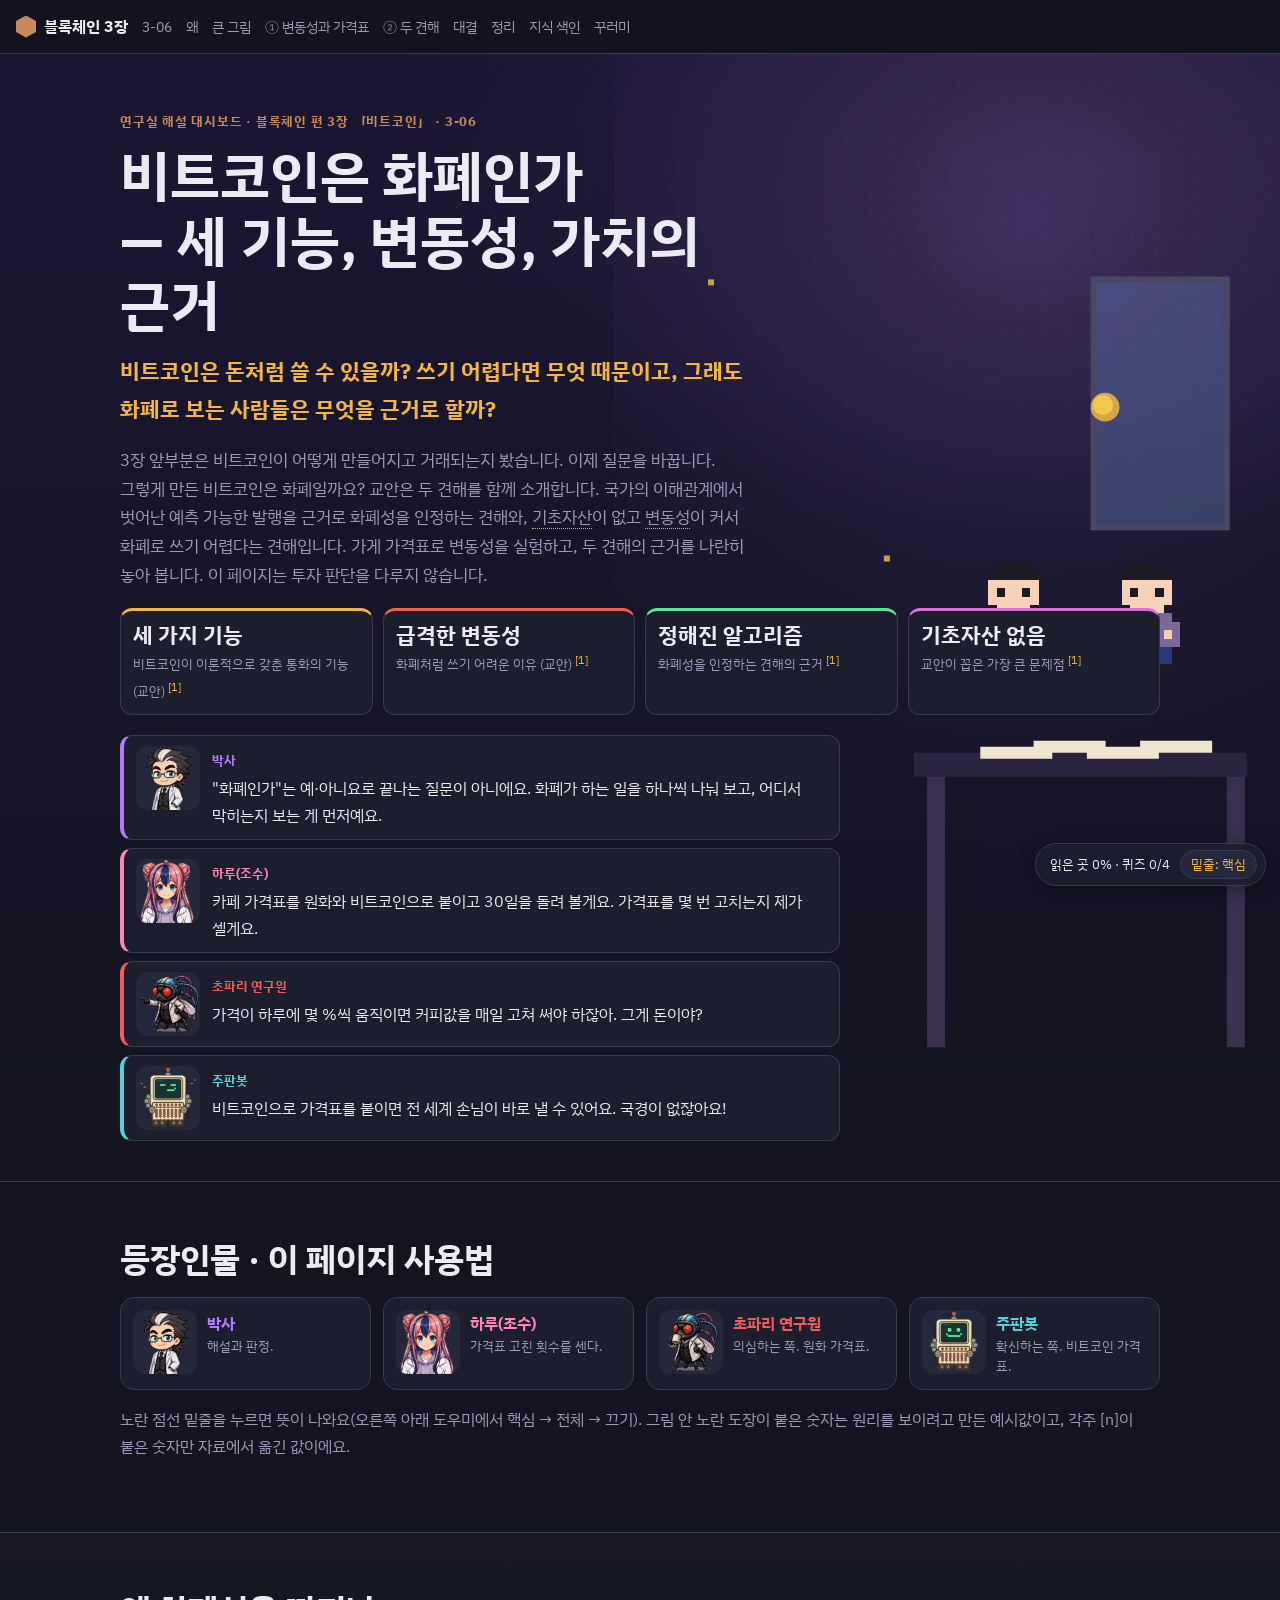
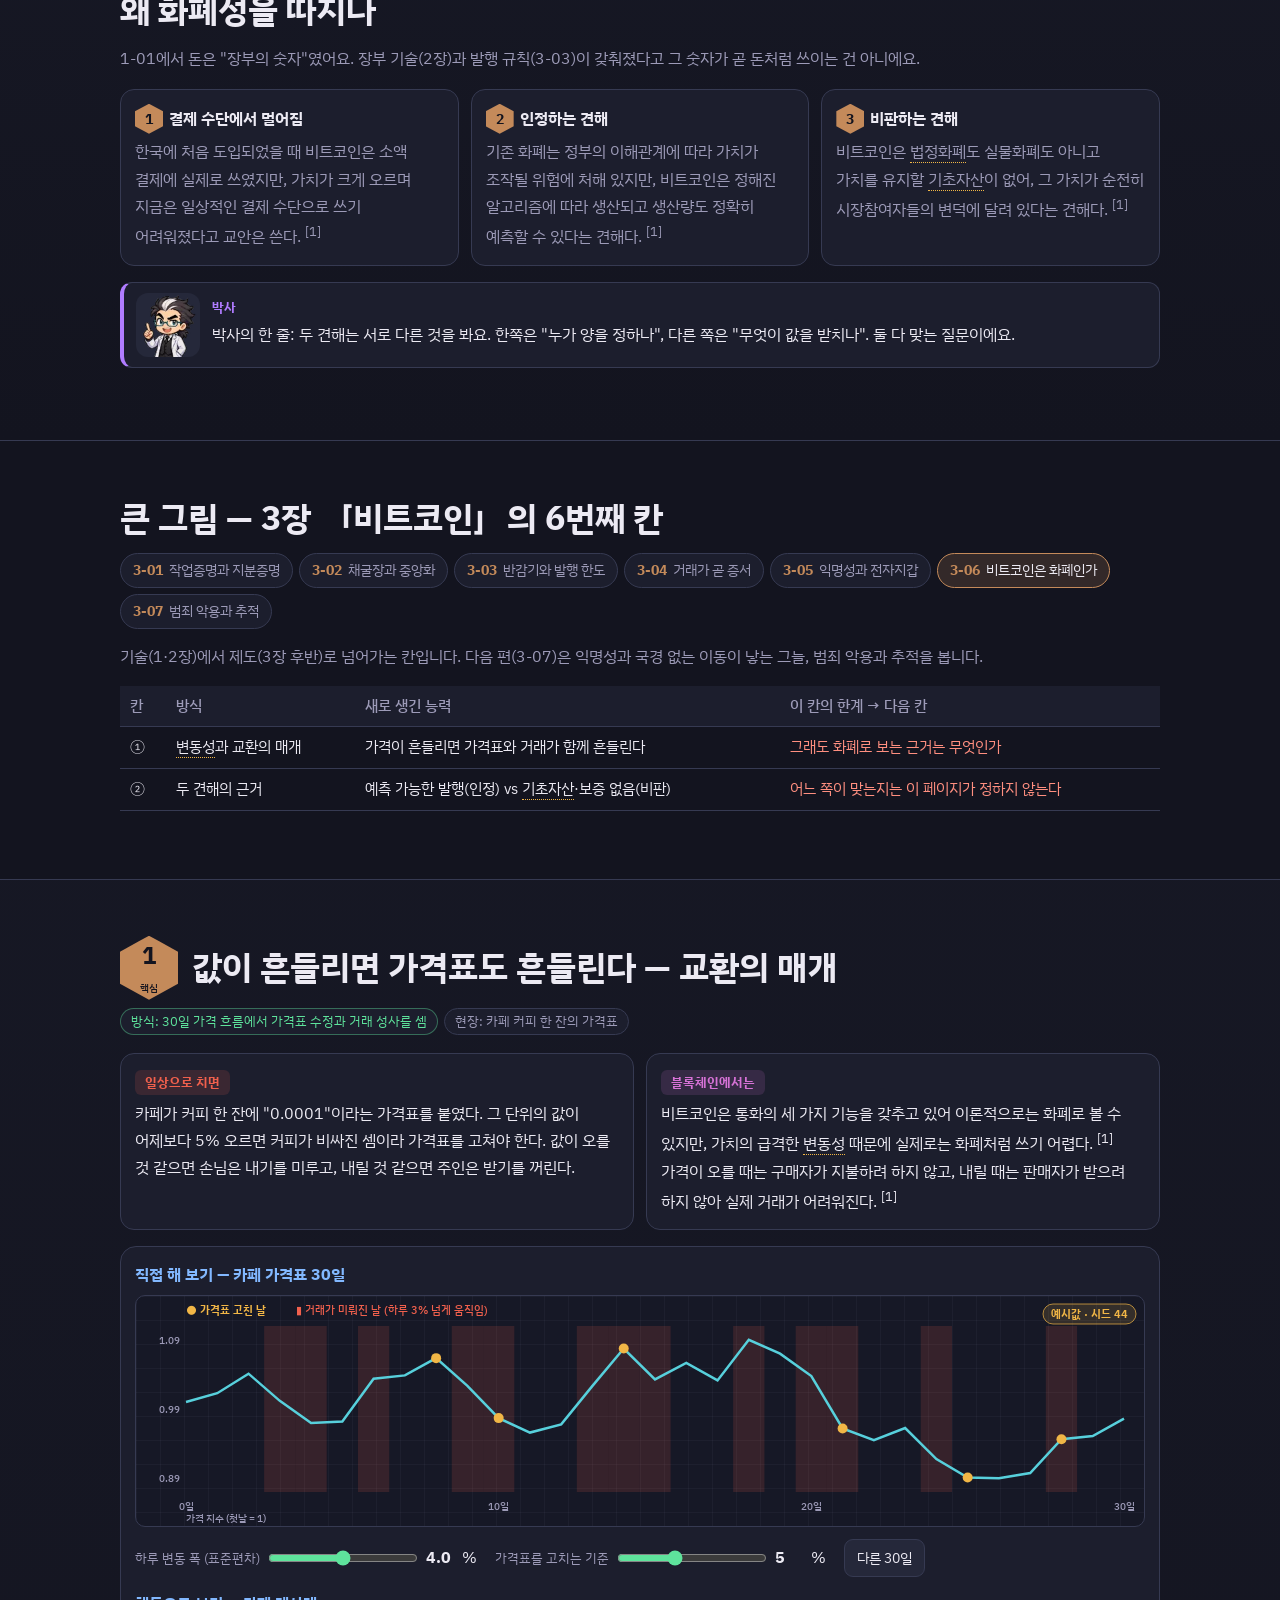
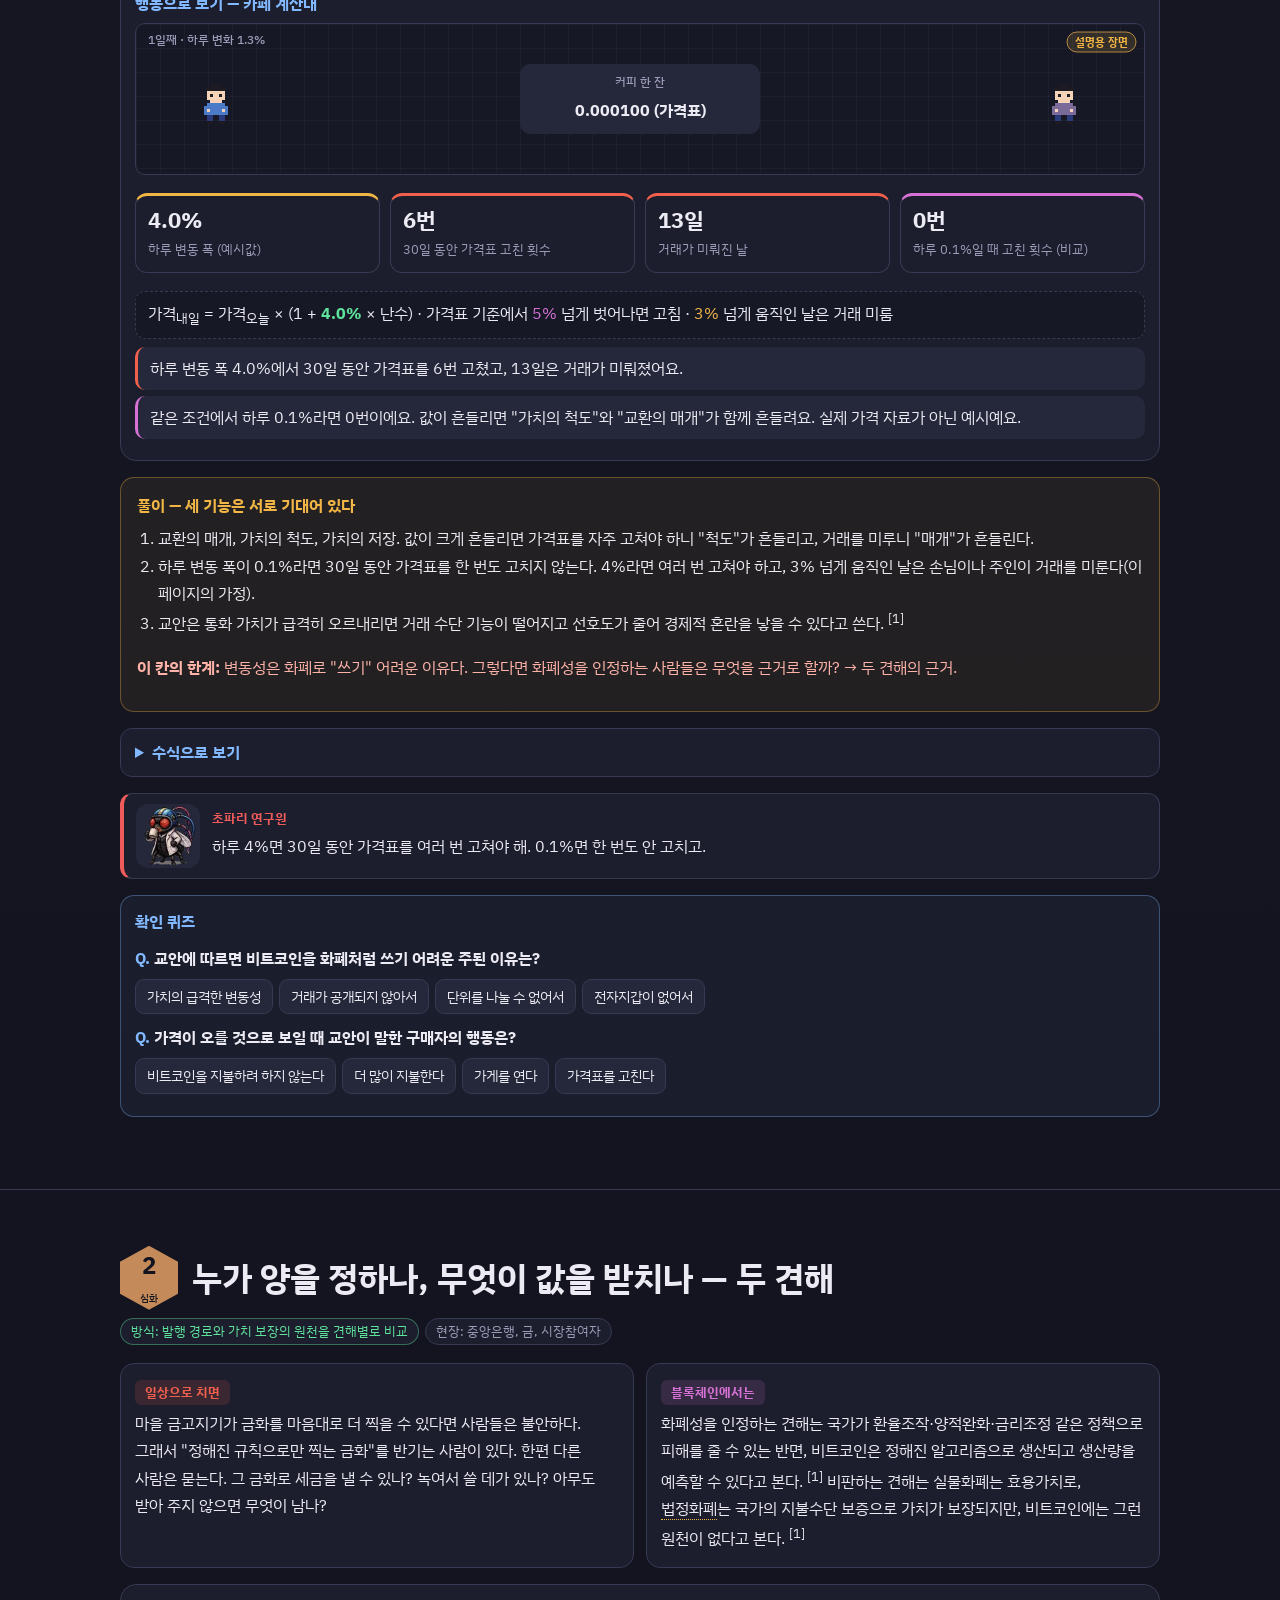
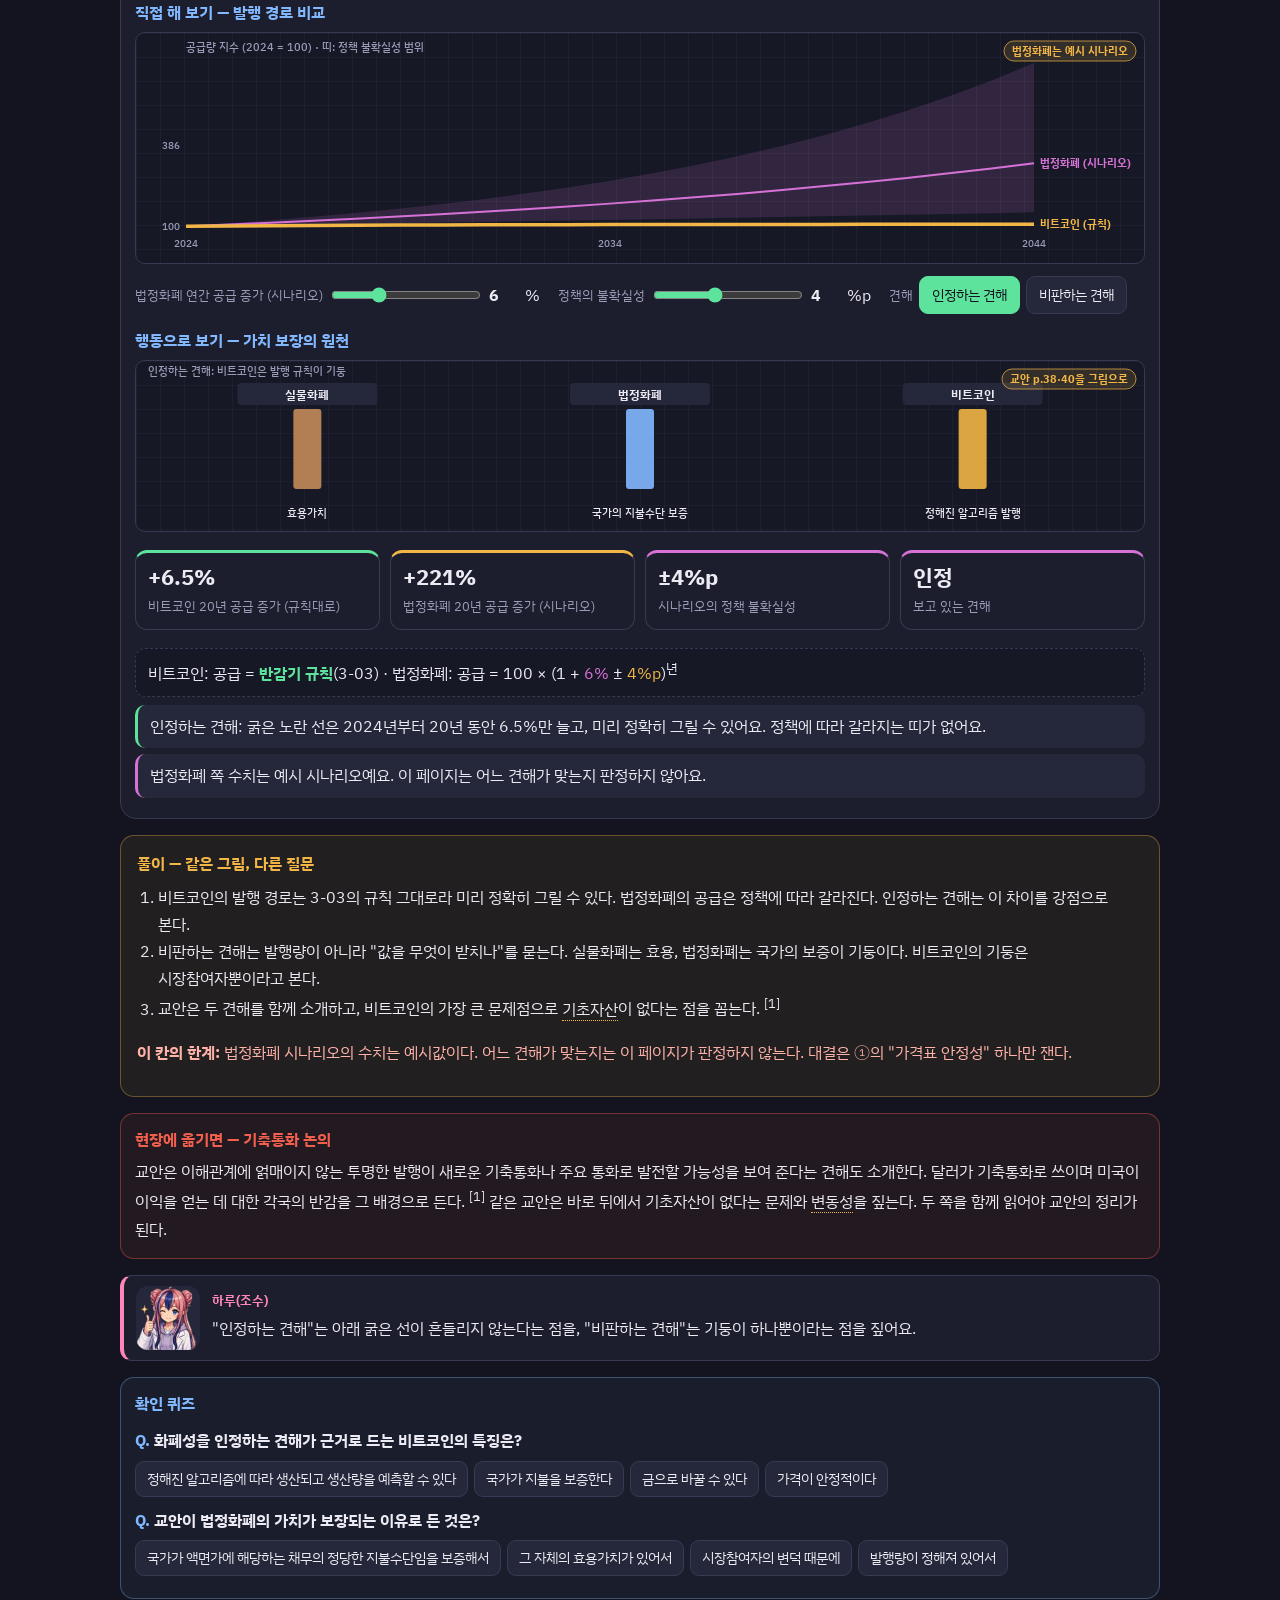
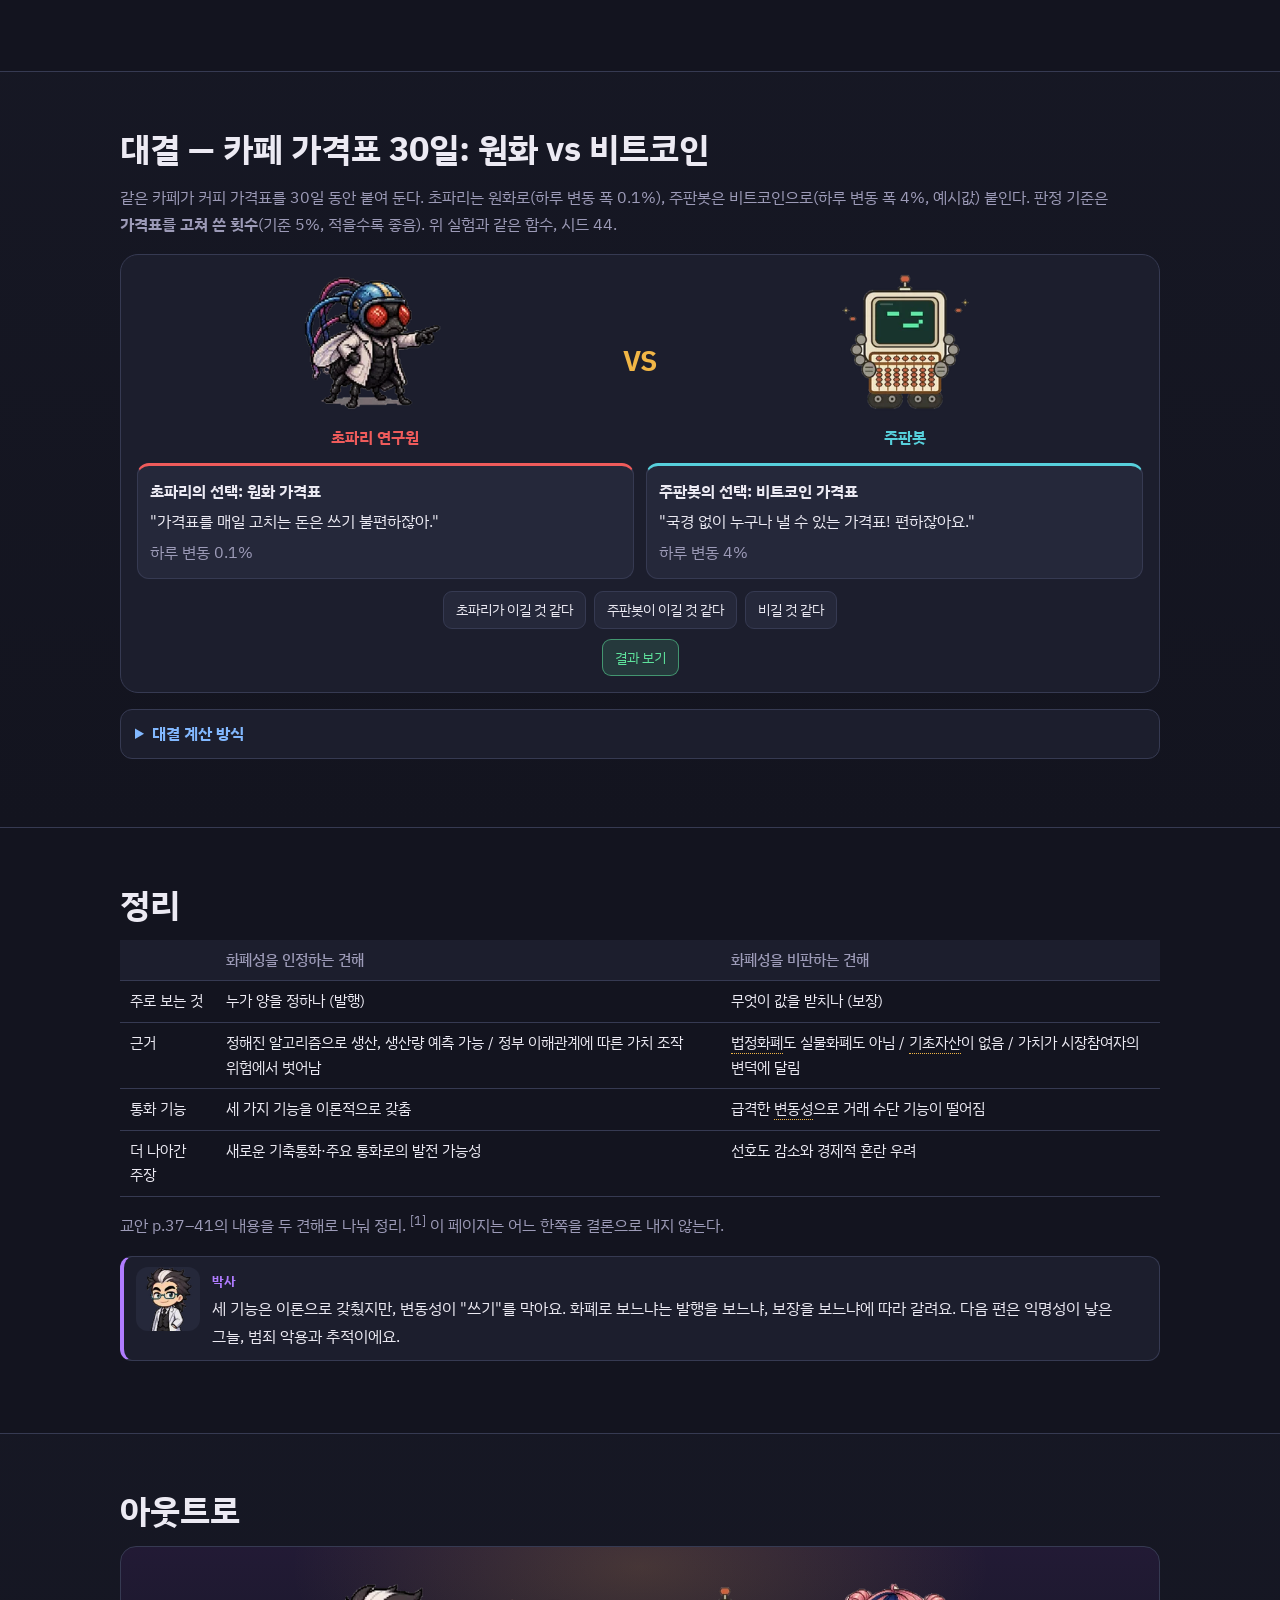
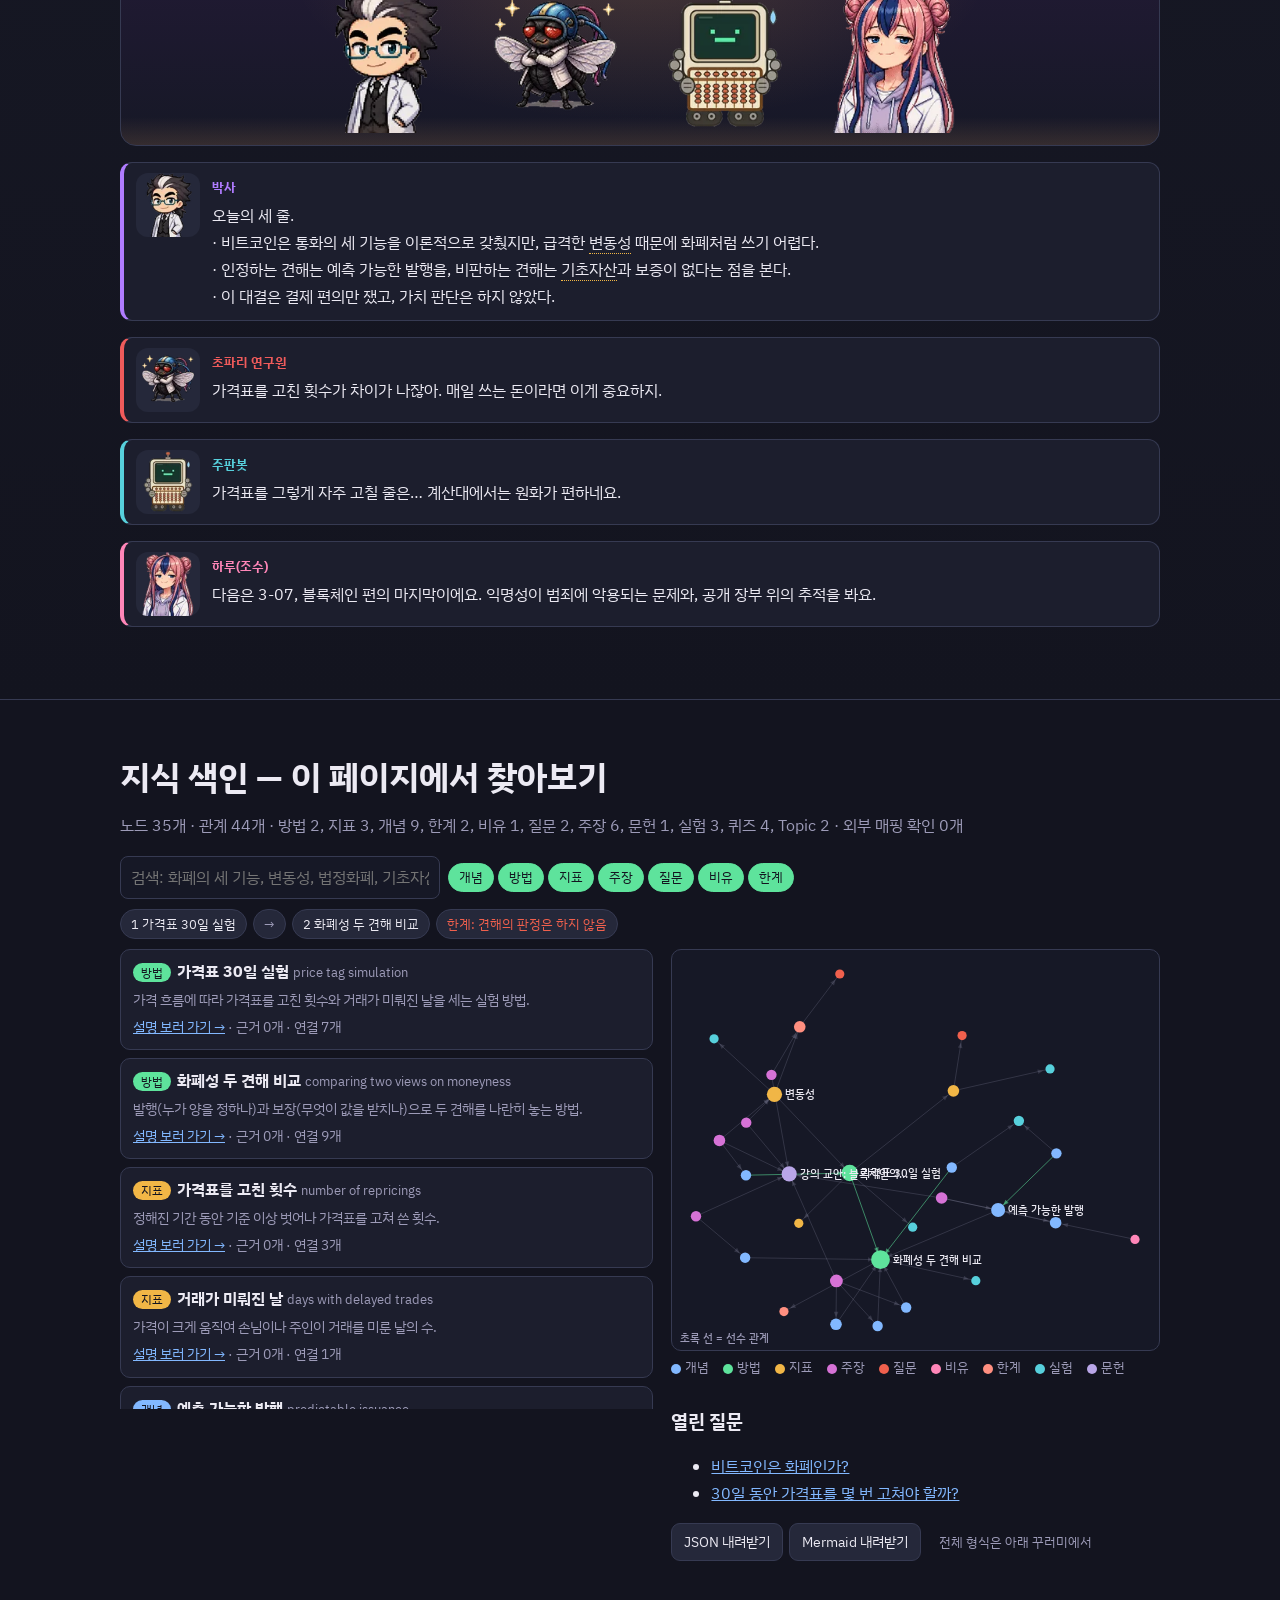
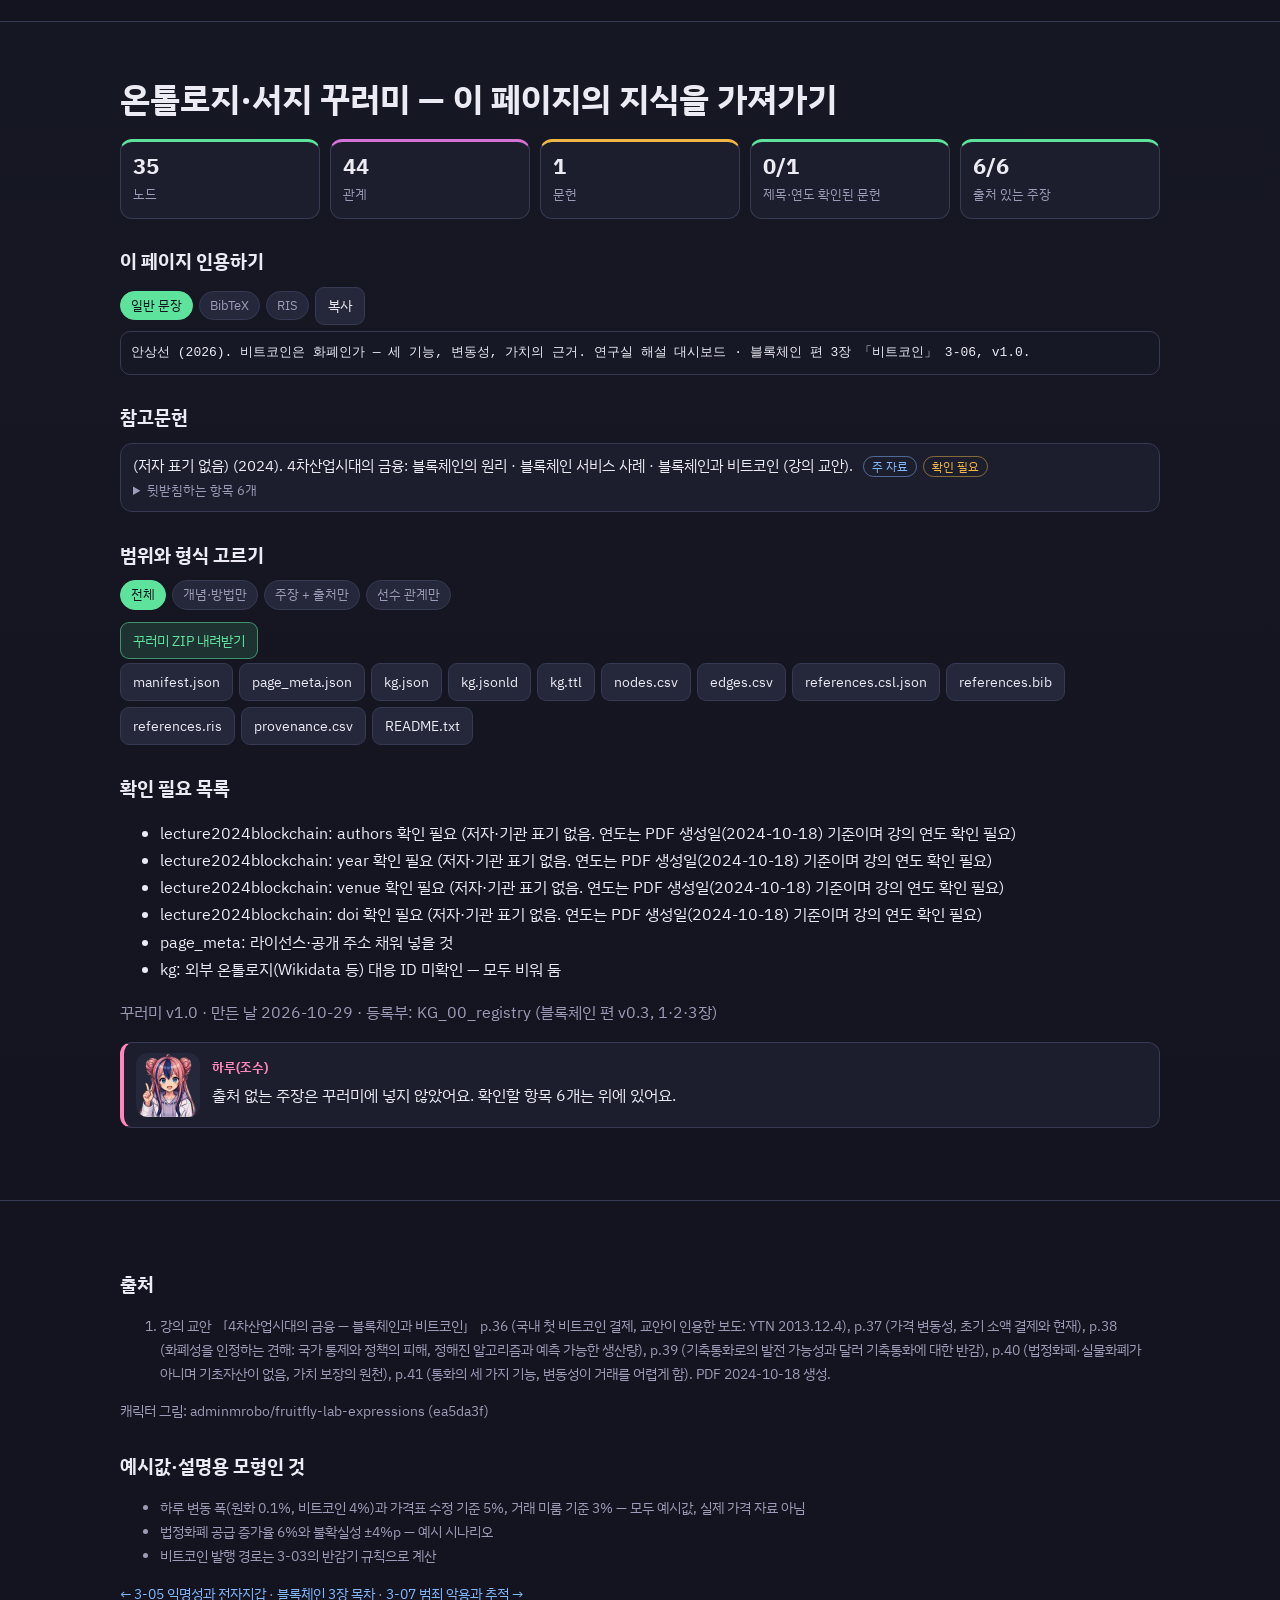
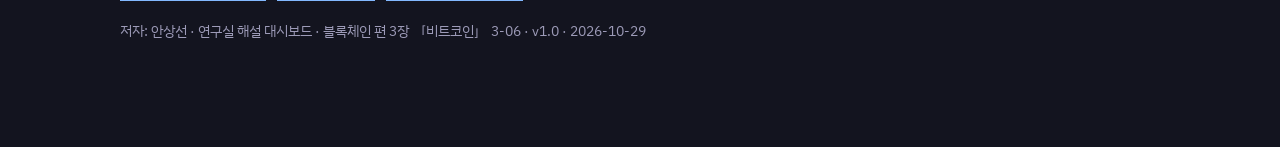
<file: 3-06_is-it-money.html>
<!DOCTYPE html><html lang="ko"><head>
<meta charset="utf-8">
<meta name="viewport" content="width=device-width, initial-scale=1, viewport-fit=cover">
<title>비트코인은 화폐인가</title>
<meta name="description" content="가격이 크게 오르내릴 때 가게 가격표와 거래가 어떻게 흔들리는지 실험하고, 비트코인의 화폐성을 인정하는 견해와 비판하는 견해를 발행 규칙과 가치의 근거로 나란히 비교하는 해설 페이지">
<meta name="citation_title" content="비트코인은 화폐인가 — 세 기능, 변동성, 가치의 근거"><meta name="citation_author" content="안상선">
<meta name="citation_publication_date" content="2026/10/29"><meta name="citation_language" content="ko">
<meta name="dc.title" content="비트코인은 화폐인가 — 세 기능, 변동성, 가치의 근거"><meta name="dc.creator" content="안상선"><meta name="dc.date" content="2026-10-29">
<meta name="dc.language" content="ko"><meta name="dcterms.isPartOf" content="연구실 해설 대시보드 · 블록체인 편 3장 「비트코인」"><meta name="dcterms.source" content="강의 교안 「블록체인과 비트코인」 p.36–41">
<link rel="preconnect" href="https://fonts.googleapis.com"><link rel="preconnect" href="https://fonts.gstatic.com" crossorigin>
<link href="https://fonts.googleapis.com/css2?family=IBM+Plex+Sans+KR:wght@400;500;700&display=swap" rel="stylesheet">
<link rel="stylesheet" href="assets/lab.css">
</head><body>
<div id="prog" aria-hidden="true"></div>
<nav class="top" aria-label="섹션 바로가기">
  <a class="logo" href="index.html"><i></i>블록체인 3장</a><a class="l" href="#top">3-06</a>
  <a class="l" href="#why">왜</a><a class="l" href="#big">큰 그림</a><a class="l" href="#lv1">① 변동성과 가격표</a><a class="l" href="#lv2">② 두 견해</a>
  <a class="l" href="#duel">대결</a><a class="l" href="#summary">정리</a><a class="l" href="#kg">지식 색인</a><a class="l" href="#export">꾸러미</a>
</nav>

<header class="hero" id="top">
  <div class="hex"></div>
  <div class="hero-bg" data-img="bg_3_06" role="img" aria-label="책상과 서류가 놓인 사무실을 픽셀로 그린 배경"><canvas id="heroCv" aria-hidden="true"></canvas></div>
  <div class="wrap">
    <div class="hero-text">
      <div class="eyebrow">연구실 해설 대시보드 · 블록체인 편 3장 「비트코인」 · 3-06</div>
      <h1>비트코인은 화폐인가<br>— 세 기능, 변동성, 가치의 근거</h1>
      <p class="q">비트코인은 돈처럼 쓸 수 있을까? 쓰기 어렵다면 무엇 때문이고, 그래도 화폐로 보는 사람들은 무엇을 근거로 할까?</p>
      <p class="lead">3장 앞부분은 비트코인이 어떻게 만들어지고 거래되는지 봤습니다. 이제 질문을 바꿉니다. 그렇게 만든 비트코인은 화폐일까요? 교안은 두 견해를 함께 소개합니다. 국가의 이해관계에서 벗어난 예측 가능한 발행을 근거로 화폐성을 인정하는 견해와, 기초자산이 없고 변동성이 커서 화폐로 쓰기 어렵다는 견해입니다. 가게 가격표로 변동성을 실험하고, 두 견해의 근거를 나란히 놓아 봅니다. 이 페이지는 투자 판단을 다루지 않습니다.</p>
    </div>
    <section class="kpis" aria-label="숫자 요약"><div class="kpi a"><b>세 가지 기능</b><span>비트코인이 이론적으로 갖춘 통화의 기능 (교안) <sup>[1]</sup></span></div><div class="kpi r"><b>급격한 변동성</b><span>화폐처럼 쓰기 어려운 이유 (교안) <sup>[1]</sup></span></div><div class="kpi g"><b>정해진 알고리즘</b><span>화폐성을 인정하는 견해의 근거 <sup>[1]</sup></span></div><div class="kpi m"><b>기초자산 없음</b><span>교안이 꼽은 가장 큰 문제점 <sup>[1]</sup></span></div></section>
    <div class="dialog" aria-label="캐릭터 대화"><div class="say " data-who="doc"><img class="who" data-who="doc" data-mood="think" data-img="doc_e09" alt="" aria-hidden="true"><div><b class="name">박사</b><p>"화폐인가"는 예·아니요로 끝나는 질문이 아니에요. 화폐가 하는 일을 하나씩 나눠 보고, 어디서 막히는지 보는 게 먼저예요.</p></div></div><div class="say " data-who="asst"><img class="who" data-who="asst" data-mood="smile" data-img="asst_e13" alt="" aria-hidden="true"><div><b class="name">하루(조수)</b><p>카페 가격표를 원화와 비트코인으로 붙이고 30일을 돌려 볼게요. 가격표를 몇 번 고치는지 제가 셀게요.</p></div></div><div class="say " data-who="fly"><img class="who" data-who="fly" data-mood="point" data-img="fly_e08" alt="" aria-hidden="true"><div><b class="name">초파리 연구원</b><p>가격이 하루에 몇 %씩 움직이면 커피값을 매일 고쳐 써야 하잖아. 그게 돈이야?</p></div></div><div class="say " data-who="robo"><img class="who" data-who="robo" data-mood="coin" data-img="robo_e16" alt="" aria-hidden="true"><div><b class="name">주판봇</b><p>비트코인으로 가격표를 붙이면 전 세계 손님이 바로 낼 수 있어요. 국경이 없잖아요!</p></div></div></div>
  </div>
</header>

<section class="level" id="cast"><div class="wrap">
  <h2>등장인물 · 이 페이지 사용법</h2>
  <div class="cast"><div><img class="who" data-who="doc" data-mood="front" data-img="doc_e08" alt="" aria-hidden="true"><div><b style="color:var(--c-doc)">박사</b><small>해설과 판정.</small></div></div><div><img class="who" data-who="asst" data-mood="smile" data-img="asst_e13" alt="" aria-hidden="true"><div><b style="color:var(--c-asst)">하루(조수)</b><small>가격표 고친 횟수를 센다.</small></div></div><div><img class="who" data-who="fly" data-mood="clip" data-img="fly_e10" alt="" aria-hidden="true"><div><b style="color:var(--c-fly)">초파리 연구원</b><small>의심하는 쪽. 원화 가격표.</small></div></div><div><img class="who" data-who="robo" data-mood="smile" data-img="robo_e13" alt="" aria-hidden="true"><div><b style="color:var(--c-robo)">주판봇</b><small>확신하는 쪽. 비트코인 가격표.</small></div></div></div>
  <p class="sub">노란 점선 밑줄을 누르면 뜻이 나와요(오른쪽 아래 도우미에서 핵심 → 전체 → 끄기). 그림 안 노란 도장이 붙은 숫자는 원리를 보이려고 만든 예시값이고, 각주 [n]이 붙은 숫자만 자료에서 옮긴 값이에요.</p>
</div></section>

<section class="level" id="why"><div class="wrap">
  <h2>왜 화폐성을 따지나</h2>
  <p class="sub">1-01에서 돈은 "장부의 숫자"였어요. 장부 기술(2장)과 발행 규칙(3-03)이 갖춰졌다고 그 숫자가 곧 돈처럼 쓰이는 건 아니에요.</p>
  <div class="steps"><div><b class="n">1</b><b>결제 수단에서 멀어짐</b><p class="sub" style="margin:.3em 0 0">한국에 처음 도입되었을 때 비트코인은 소액 결제에 실제로 쓰였지만, 가치가 크게 오르며 지금은 일상적인 결제 수단으로 쓰기 어려워졌다고 교안은 쓴다. <sup>[1]</sup></p></div><div><b class="n">2</b><b>인정하는 견해</b><p class="sub" style="margin:.3em 0 0">기존 화폐는 정부의 이해관계에 따라 가치가 조작될 위험에 처해 있지만, 비트코인은 정해진 알고리즘에 따라 생산되고 생산량도 정확히 예측할 수 있다는 견해다. <sup>[1]</sup></p></div><div><b class="n">3</b><b>비판하는 견해</b><p class="sub" style="margin:.3em 0 0">비트코인은 법정화폐도 실물화폐도 아니고 가치를 유지할 기초자산이 없어, 그 가치가 순전히 시장참여자들의 변덕에 달려 있다는 견해다. <sup>[1]</sup></p></div></div>
  <div class="say " data-who="doc"><img class="who" data-who="doc" data-mood="e07" data-img="doc_e07" alt="" aria-hidden="true"><div><b class="name">박사</b><p>박사의 한 줄: 두 견해는 서로 다른 것을 봐요. 한쪽은 "누가 양을 정하나", 다른 쪽은 "무엇이 값을 받치나". 둘 다 맞는 질문이에요.</p></div></div>
</div></section>

<section class="level" id="big"><div class="wrap">
  <h2>큰 그림 — 3장 「비트코인」의 6번째 칸</h2>
  <nav class="path" aria-label="챕터 안 위치"><a class="pchip" href="3-01_pow-vs-pos.html"><b>3-01</b> 작업증명과 지분증명</a><a class="pchip" href="3-02_mining-farms.html"><b>3-02</b> 채굴장과 중앙화</a><a class="pchip" href="3-03_halving-and-cap.html"><b>3-03</b> 반감기와 발행 한도</a><a class="pchip" href="3-04_tx-is-the-note.html"><b>3-04</b> 거래가 곧 증서</a><a class="pchip" href="3-05_pseudonymous-wallet.html"><b>3-05</b> 익명성과 전자지갑</a><a class="pchip on" href="3-06_is-it-money.html" aria-current="page"><b>3-06</b> 비트코인은 화폐인가</a><a class="pchip" href="3-07_misuse-and-tracing.html"><b>3-07</b> 범죄 악용과 추적</a></nav>
  <p class="sub">기술(1·2장)에서 제도(3장 후반)로 넘어가는 칸입니다. 다음 편(3-07)은 익명성과 국경 없는 이동이 낳는 그늘, 범죄 악용과 추적을 봅니다.</p>
  <div class="tw"><table class="tb">
    <thead><tr><th>칸</th><th>방식</th><th>새로 생긴 능력</th><th>이 칸의 한계 → 다음 칸</th></tr></thead>
    <tbody><tr><td>①</td><td>변동성과 교환의 매개</td><td>가격이 흔들리면 가격표와 거래가 함께 흔들린다</td><td class="r">그래도 화폐로 보는 근거는 무엇인가</td></tr><tr><td>②</td><td>두 견해의 근거</td><td>예측 가능한 발행(인정) vs 기초자산·보증 없음(비판)</td><td class="r">어느 쪽이 맞는지는 이 페이지가 정하지 않는다</td></tr></tbody></table></div>
  
</div></section>

<section class="level" id="lv1"><div class="wrap">
  <div class="lvhead"><div class="hexno">1<small>핵심</small></div><h2>값이 흔들리면 가격표도 흔들린다 — 교환의 매개</h2>
    <p class="sub"><span class="lvtag g">방식: 30일 가격 흐름에서 가격표 수정과 거래 성사를 셈</span><span class="lvtag ">현장: 카페 커피 한 잔의 가격표</span></p></div>
  <div class="pair">
    <div><div class="tag fly">일상으로 치면</div><p>카페가 커피 한 잔에 "0.0001"이라는 가격표를 붙였다. 그 단위의 값이 어제보다 5% 오르면 커피가 비싸진 셈이라 가격표를 고쳐야 한다. 값이 오를 것 같으면 손님은 내기를 미루고, 내릴 것 같으면 주인은 받기를 꺼린다.</p></div>
    <div><div class="tag nn">블록체인에서는</div><p>비트코인은 통화의 세 가지 기능을 갖추고 있어 이론적으로는 화폐로 볼 수 있지만, 가치의 급격한 변동성 때문에 실제로는 화폐처럼 쓰기 어렵다. <sup>[1]</sup> 가격이 오를 때는 구매자가 지불하려 하지 않고, 내릴 때는 판매자가 받으려 하지 않아 실제 거래가 어려워진다. <sup>[1]</sup></p></div>
  </div>
  <section class="panel"><h3>직접 해 보기 — 카페 가격표 30일</h3>
    <div class="cwrap"><canvas id="c1" aria-label="30일 동안 가격 흐름과 가격표를 고친 날, 거래가 미뤄진 날을 표시한 선그래프"></canvas></div>
    <div class="ctrl"><div class="group"><span class="glabel">하루 변동 폭 (표준편차)</span><input type="range" id="r1s" min="0" max="80" step="5" value="40" aria-label="하루 변동 폭"><span class="val" id="v1s">4.0</span>%</div>
      <div class="group"><span class="glabel">가격표를 고치는 기준</span><input type="range" id="r1k" min="2" max="10" step="1" value="5" aria-label="가격표 수정 기준"><span class="val" id="v1k">5</span>%</div>
      <div class="group"><button class="bt" id="b1Seed">다른 30일</button></div></div>
    <h3>행동으로 보기 — 카페 계산대</h3>
    <div class="cwrap"><canvas id="c1b" class="wide" aria-label="날마다 가격표가 바뀌고 손님이나 주인이 거래를 미루는 장면"></canvas></div>
    <section class="kpis" id="k1"></section><div class="eq" id="eq1"></div><div class="insight" id="ins1" aria-live="polite"></div></section>
  <div class="explain"><h4>풀이 — 세 기능은 서로 기대어 있다</h4>
    <ol><li>교환의 매개, 가치의 척도, 가치의 저장. 값이 크게 흔들리면 가격표를 자주 고쳐야 하니 "척도"가 흔들리고, 거래를 미루니 "매개"가 흔들린다.</li>
      <li>하루 변동 폭이 0.1%라면 30일 동안 가격표를 한 번도 고치지 않는다. 4%라면 여러 번 고쳐야 하고, 3% 넘게 움직인 날은 손님이나 주인이 거래를 미룬다(이 페이지의 가정).</li>
      <li>교안은 통화 가치가 급격히 오르내리면 거래 수단 기능이 떨어지고 선호도가 줄어 경제적 혼란을 낳을 수 있다고 쓴다. <sup>[1]</sup></li></ol>
    <p class="limit"><b>이 칸의 한계:</b> 변동성은 화폐로 "쓰기" 어려운 이유다. 그렇다면 화폐성을 인정하는 사람들은 무엇을 근거로 할까? → 두 견해의 근거.</p></div>
  <details class="math"><summary>수식으로 보기</summary><p>가격 P<sub>d+1</sub> = P<sub>d</sub> × (1 + σε), ε는 표준정규 난수(시드 44). 가격표 기준값 P*와 |P/P* − 1| &gt; k이면 가격표를 고치고 P* ← P. 하루 변화율의 절댓값이 3%를 넘으면 그날 거래는 미뤄진 것으로 센다.</p><p class="lim">변동 폭과 기준은 모두 예시값이다. 실제 가격 자료가 아니며, 이 페이지는 가격의 방향이나 수익을 다루지 않는다.</p></details>
  <div class="say " data-who="fly"><img class="who" data-who="fly" data-mood="type" data-img="fly_e09" alt="" aria-hidden="true"><div><b class="name">초파리 연구원</b><p>하루 4%면 30일 동안 가격표를 여러 번 고쳐야 해. 0.1%면 한 번도 안 고치고.</p></div></div>
  <div class="quiz" data-quiz="lv1"></div>
</div></section>
<section class="level" id="lv2"><div class="wrap">
  <div class="lvhead"><div class="hexno">2<small>심화</small></div><h2>누가 양을 정하나, 무엇이 값을 받치나 — 두 견해</h2>
    <p class="sub"><span class="lvtag g">방식: 발행 경로와 가치 보장의 원천을 견해별로 비교</span><span class="lvtag ">현장: 중앙은행, 금, 시장참여자</span></p></div>
  <div class="pair">
    <div><div class="tag fly">일상으로 치면</div><p>마을 금고지기가 금화를 마음대로 더 찍을 수 있다면 사람들은 불안하다. 그래서 "정해진 규칙으로만 찍는 금화"를 반기는 사람이 있다. 한편 다른 사람은 묻는다. 그 금화로 세금을 낼 수 있나? 녹여서 쓸 데가 있나? 아무도 받아 주지 않으면 무엇이 남나?</p></div>
    <div><div class="tag nn">블록체인에서는</div><p>화폐성을 인정하는 견해는 국가가 환율조작·양적완화·금리조정 같은 정책으로 피해를 줄 수 있는 반면, 비트코인은 정해진 알고리즘으로 생산되고 생산량을 예측할 수 있다고 본다. <sup>[1]</sup> 비판하는 견해는 실물화폐는 효용가치로, 법정화폐는 국가의 지불수단 보증으로 가치가 보장되지만, 비트코인에는 그런 원천이 없다고 본다. <sup>[1]</sup></p></div>
  </div>
  <section class="panel"><h3>직접 해 보기 — 발행 경로 비교</h3>
    <div class="cwrap"><canvas id="c2" aria-label="비트코인의 정해진 발행 경로와, 정책 시나리오에 따라 갈라지는 법정화폐 공급 경로를 함께 그린 선그래프"></canvas></div>
    <div class="ctrl"><div class="group"><span class="glabel">법정화폐 연간 공급 증가 (시나리오)</span><input type="range" id="r2g" min="0" max="20" step="1" value="6" aria-label="법정화폐 연간 공급 증가율"><span class="val" id="v2g">6</span>%</div>
      <div class="group"><span class="glabel">정책의 불확실성</span><input type="range" id="r2u" min="0" max="10" step="1" value="4" aria-label="정책 불확실성"><span class="val" id="v2u">4</span>%p</div>
      <div class="group"><span class="glabel">견해</span><button class="bt" data-view="pro" aria-pressed="true">인정하는 견해</button><button class="bt" data-view="con" aria-pressed="false">비판하는 견해</button></div></div>
    <h3>행동으로 보기 — 가치 보장의 원천</h3>
    <div class="cwrap"><canvas id="c2b" class="wide" aria-label="실물화폐, 법정화폐, 비트코인의 가치를 받치는 원천을 기둥으로 그린 장면"></canvas></div>
    <section class="kpis" id="k2"></section><div class="eq" id="eq2"></div><div class="insight" id="ins2" aria-live="polite"></div></section>
  <div class="explain"><h4>풀이 — 같은 그림, 다른 질문</h4>
    <ol><li>비트코인의 발행 경로는 3-03의 규칙 그대로라 미리 정확히 그릴 수 있다. 법정화폐의 공급은 정책에 따라 갈라진다. 인정하는 견해는 이 차이를 강점으로 본다.</li>
      <li>비판하는 견해는 발행량이 아니라 "값을 무엇이 받치나"를 묻는다. 실물화폐는 효용, 법정화폐는 국가의 보증이 기둥이다. 비트코인의 기둥은 시장참여자뿐이라고 본다.</li>
      <li>교안은 두 견해를 함께 소개하고, 비트코인의 가장 큰 문제점으로 기초자산이 없다는 점을 꼽는다. <sup>[1]</sup></li></ol>
    <p class="limit"><b>이 칸의 한계:</b> 법정화폐 시나리오의 수치는 예시값이다. 어느 견해가 맞는지는 이 페이지가 판정하지 않는다. 대결은 ①의 "가격표 안정성" 하나만 잰다.</p></div>
  <div class="bridge field"><h4>현장에 옮기면 — 기축통화 논의</h4><p>교안은 이해관계에 얽매이지 않는 투명한 발행이 새로운 기축통화나 주요 통화로 발전할 가능성을 보여 준다는 견해도 소개한다. 달러가 기축통화로 쓰이며 미국이 이익을 얻는 데 대한 각국의 반감을 그 배경으로 든다. <sup>[1]</sup> 같은 교안은 바로 뒤에서 기초자산이 없다는 문제와 변동성을 짚는다. 두 쪽을 함께 읽어야 교안의 정리가 된다.</p></div>
  <div class="say " data-who="asst"><img class="who" data-who="asst" data-mood="e10" data-img="asst_e10" alt="" aria-hidden="true"><div><b class="name">하루(조수)</b><p>"인정하는 견해"는 아래 굵은 선이 흔들리지 않는다는 점을, "비판하는 견해"는 기둥이 하나뿐이라는 점을 짚어요.</p></div></div>
  <div class="quiz" data-quiz="lv2"></div>
</div></section>

<section class="level" id="duel"><div class="wrap">
  <h2>대결 — 카페 가격표 30일: 원화 vs 비트코인</h2>
  <p class="sub">같은 카페가 커피 가격표를 30일 동안 붙여 둔다. 초파리는 원화로(하루 변동 폭 0.1%), 주판봇은 비트코인으로(하루 변동 폭 4%, 예시값) 붙인다. 판정 기준은 <b>가격표를 고쳐 쓴 횟수</b>(기준 5%, 적을수록 좋음). 위 실험과 같은 함수, 시드 44.</p>
  <div class="duel" id="duelBox">
    <div class="duelhead">
      <div><img data-who="fly" data-mood="point" data-img="fly_e08" data-face="right" alt="" aria-hidden="true"><div style="color:var(--c-fly);font-weight:700">초파리 연구원</div></div>
      <div class="vs">VS</div>
      <div><img data-who="robo" data-mood="coin" data-img="robo_e16" data-face="left" alt="" aria-hidden="true"><div style="color:var(--c-robo);font-weight:700">주판봇</div></div>
    </div>
    <div class="choices">
      <div class="choice fly"><b>초파리의 선택: 원화 가격표</b><p>"가격표를 매일 고치는 돈은 쓰기 불편하잖아."</p><p class="sub" style="margin:0">하루 변동 0.1%</p></div>
      <div class="choice robo"><b>주판봇의 선택: 비트코인 가격표</b><p>"국경 없이 누구나 낼 수 있는 가격표! 편하잖아요."</p><p class="sub" style="margin:0">하루 변동 4%</p></div>
    </div>
    <div class="guess" role="group" aria-label="먼저 맞혀 보기">
      <button class="bt" data-g="F" aria-pressed="false">초파리가 이길 것 같다</button>
      <button class="bt" data-g="R" aria-pressed="false">주판봇이 이길 것 같다</button>
      <button class="bt" data-g="D" aria-pressed="false">비길 것 같다</button>
    </div>
    <div style="text-align:center"><button class="bt primary reveal">결과 보기</button></div>
    <div class="after">
      <div class="score"><span class="f">초파리 <i id="scF">0</i></span><span class="r">주판봇 <i id="scR">0</i></span></div>
      <div class="bars" aria-live="polite"></div>
      <div class="say asst" data-who="asst"><img class="who" data-who="asst" data-mood="firm" data-img="asst_e12" alt="" aria-hidden="true"><div><b class="name">하루(조수)</b><p>—</p></div></div>
      <div class="say verdict" data-who="doc"><img class="who" data-who="doc" data-mood="judge" data-img="doc_e10" alt="" aria-hidden="true"><div><b class="name">박사</b><p>—</p></div></div>
      <p id="guessFb" class="sub"></p>
      
    </div>
  </div>
  <details class="math"><summary>대결 계산 방식</summary><p>①과 같은 가격 흐름 함수(시드 44)로 30일을 돌리고, 가격표 기준값에서 5% 넘게 벗어나면 고친다. 원화 쪽 σ = 0.1%, 비트코인 쪽 σ = 4%. 막대는 15회를 끝으로 한 선형 눈금이다.</p><p class="lim">변동 폭은 예시값이며 실제 가격 자료가 아니다. 이 대결은 결제 편의만 재며, 자산으로서의 가치나 투자 판단과는 관계없다.</p></details>
</div></section>

<section class="level" id="summary"><div class="wrap">
  <h2>정리</h2>
  <div class="tw"><table class="tb"><thead><tr><th></th><th>화폐성을 인정하는 견해</th><th>화폐성을 비판하는 견해</th></tr></thead><tbody>
   <tr><td>주로 보는 것</td><td>누가 양을 정하나 (발행)</td><td>무엇이 값을 받치나 (보장)</td></tr>
   <tr><td>근거</td><td>정해진 알고리즘으로 생산, 생산량 예측 가능 / 정부 이해관계에 따른 가치 조작 위험에서 벗어남</td><td>법정화폐도 실물화폐도 아님 / 기초자산이 없음 / 가치가 시장참여자의 변덕에 달림</td></tr>
   <tr><td>통화 기능</td><td>세 가지 기능을 이론적으로 갖춤</td><td>급격한 변동성으로 거래 수단 기능이 떨어짐</td></tr>
   <tr><td>더 나아간 주장</td><td>새로운 기축통화·주요 통화로의 발전 가능성</td><td>선호도 감소와 경제적 혼란 우려</td></tr></tbody></table></div>
   <p class="sub">교안 p.37–41의 내용을 두 견해로 나눠 정리. <sup>[1]</sup> 이 페이지는 어느 한쪽을 결론으로 내지 않는다.</p>
  <div class="say " data-who="doc"><img class="who" data-who="doc" data-mood="front" data-img="doc_e08" alt="" aria-hidden="true"><div><b class="name">박사</b><p>세 기능은 이론으로 갖췄지만, 변동성이 "쓰기"를 막아요. 화폐로 보느냐는 발행을 보느냐, 보장을 보느냐에 따라 갈려요. 다음 편은 익명성이 낳은 그늘, 범죄 악용과 추적이에요.</p></div></div>
</div></section>

<section class="level" id="outro"><div class="wrap">
  <h2>아웃트로</h2>
  <div class="stage" data-img="sc_3_06_outro" role="img" aria-label="무대 위에서 초파리 연구원이 팔짱을 끼고, 주판봇이 식은땀을 흘리며 인정하는 장면"><img data-who="doc" data-mood="front" data-img="doc_e08" alt="" aria-hidden="true"><img data-who="fly" data-mood="arms" data-img="fly_e16" alt="" aria-hidden="true"><img data-who="robo" data-mood="sigh" data-img="robo_e20" alt="" aria-hidden="true"><img data-who="asst" data-mood="e16" data-img="asst_e16" alt="" aria-hidden="true"></div>
  <div class="say " data-who="doc"><img class="who" data-who="doc" data-mood="front" data-img="doc_e08" alt="" aria-hidden="true"><div><b class="name">박사</b><p>오늘의 세 줄.<br>· 비트코인은 통화의 세 기능을 이론적으로 갖췄지만, 급격한 변동성 때문에 화폐처럼 쓰기 어렵다.<br>· 인정하는 견해는 예측 가능한 발행을, 비판하는 견해는 기초자산과 보증이 없다는 점을 본다.<br>· 이 대결은 결제 편의만 쟀고, 가치 판단은 하지 않았다.</p></div></div><div class="say " data-who="fly"><img class="who" data-who="fly" data-mood="arms" data-img="fly_e16" alt="" aria-hidden="true"><div><b class="name">초파리 연구원</b><p>가격표를 고친 횟수가 차이가 나잖아. 매일 쓰는 돈이라면 이게 중요하지.</p></div></div><div class="say " data-who="robo"><img class="who" data-who="robo" data-mood="sigh" data-img="robo_e20" alt="" aria-hidden="true"><div><b class="name">주판봇</b><p>가격표를 그렇게 자주 고칠 줄은… 계산대에서는 원화가 편하네요.</p></div></div><div class="say " data-who="asst"><img class="who" data-who="asst" data-mood="e16" data-img="asst_e16" alt="" aria-hidden="true"><div><b class="name">하루(조수)</b><p>다음은 3-07, 블록체인 편의 마지막이에요. 익명성이 범죄에 악용되는 문제와, 공개 장부 위의 추적을 봐요.</p></div></div>
</div></section>

<section class="level" id="kg"><div class="wrap">
  <h2>지식 색인 — 이 페이지에서 찾아보기</h2>
  <p class="sub" id="kgStats"></p>
  <div class="kgtools"><input type="text" id="kgQ" placeholder="검색: 화폐의 세 기능, 변동성, 법정화폐, 기초자산…" aria-label="지식 색인 검색"><div id="kgChips" role="group" aria-label="종류 필터"></div></div>
  <div class="flow" id="kgPath" aria-label="사다리 경로"></div>
  <div class="kggrid">
    <div class="kglist" id="kgList" aria-live="polite"></div>
    <div>
      <div class="cwrap"><canvas id="kgCv" aria-label="이 페이지 개념들의 관계 그래프. 노드를 누르면 목록에서 펼쳐진다"></canvas></div>
      <div class="legend" id="kgLegend"></div>
      <h3>열린 질문</h3><ul id="kgOpen"></ul>
      <div class="ctrl"><div class="group"><button class="bt" id="kgJson">JSON 내려받기</button><button class="bt" id="kgMmd">Mermaid 내려받기</button></div><span class="glabel">전체 형식은 아래 꾸러미에서</span></div>
    </div>
  </div>
</div></section>

<section class="level" id="export"><div class="wrap">
  <h2>온톨로지·서지 꾸러미 — 이 페이지의 지식을 가져가기</h2>
  <section class="kpis" id="exK"></section>
  <h3>이 페이지 인용하기</h3>
  <div class="group"><button class="chip" data-cf="text" aria-pressed="true">일반 문장</button><button class="chip" data-cf="bib" aria-pressed="false">BibTeX</button><button class="chip" data-cf="ris" aria-pressed="false">RIS</button><button class="bt" id="exCopy">복사</button></div>
  <pre class="cite" id="exCite"></pre>
  <h3>참고문헌</h3><div class="reflist" id="exRefs"></div>
  <h3>범위와 형식 고르기</h3>
  <div class="group" role="group" aria-label="범위"><button class="chip" data-sc="all" aria-pressed="true">전체</button><button class="chip" data-sc="concepts" aria-pressed="false">개념·방법만</button><button class="chip" data-sc="claims" aria-pressed="false">주장 + 출처만</button><button class="chip" data-sc="prereq" aria-pressed="false">선수 관계만</button></div>
  <div class="ctrl"><div class="group"><button class="bt primary" id="exZip">꾸러미 ZIP 내려받기</button></div></div>
  <div class="group" id="exFiles"></div>
  <div id="dlBox" class="panel"><h3 id="dlName">파일 내용</h3><p class="sub" style="margin:0">내려받기가 막힌 화면에서는 아래 내용을 복사해 같은 이름의 파일로 저장하세요.</p><div class="ctrl"><button class="bt" id="dlCopy">내용 복사</button><button class="bt" id="dlClose">닫기</button></div><pre class="cite" id="dlText"></pre></div>
  <h3>확인 필요 목록</h3><ul id="exTodo"></ul>
  <p class="sub" id="exVer"></p>
  <div class="say " data-who="asst"><img class="who" data-who="asst" data-mood="ledger" data-img="asst_e07" alt="" aria-hidden="true"><div><b class="name">하루(조수)</b><p><span id="exSay">출처 없는 주장은 꾸러미에 넣지 않았어요.</span></p></div></div>
</div></section>

<footer><div class="wrap">
  <h3>출처</h3><ol><li id="ref1">강의 교안 「4차산업시대의 금융 — 블록체인과 비트코인」 p.36 (국내 첫 비트코인 결제, 교안이 인용한 보도: YTN 2013.12.4), p.37 (가격 변동성, 초기 소액 결제와 현재), p.38 (화폐성을 인정하는 견해: 국가 통제와 정책의 피해, 정해진 알고리즘과 예측 가능한 생산량), p.39 (기축통화로의 발전 가능성과 달러 기축통화에 대한 반감), p.40 (법정화폐·실물화폐가 아니며 기초자산이 없음, 가치 보장의 원천), p.41 (통화의 세 가지 기능, 변동성이 거래를 어렵게 함). PDF 2024-10-18 생성.</li></ol>
  <p>캐릭터 그림: adminmrobo/fruitfly-lab-expressions (ea5da3f)</p>
  <h3>예시값·설명용 모형인 것</h3><ul><li>하루 변동 폭(원화 0.1%, 비트코인 4%)과 가격표 수정 기준 5%, 거래 미룸 기준 3% — 모두 예시값, 실제 가격 자료 아님</li><li>법정화폐 공급 증가율 6%와 불확실성 ±4%p — 예시 시나리오</li><li>비트코인 발행 경로는 3-03의 반감기 규칙으로 계산</li></ul>
  <p class="pn"><a href="3-05_pseudonymous-wallet.html">← 3-05 익명성과 전자지갑</a> · <a href="index.html">블록체인 3장 목차</a> · <a href="3-07_misuse-and-tracing.html">3-07 범죄 악용과 추적 →</a></p>
  <p>저자: 안상선 · 연구실 해설 대시보드 · 블록체인 편 3장 「비트코인」 3-06 · v1.0 · 2026-10-29</p>
</div></footer>

<div id="tip" role="tooltip"></div>
<div id="study" aria-live="polite"><span id="stTxt">읽은 곳 0% · 퀴즈 0/0</span><button id="stBtn">밑줄: 핵심</button></div>
<script type="application/json" id="gloss-data">[["화폐의 세 기능", "화폐의 세 기능", "화폐", "교환의 매개, 가치의 척도, 가치의 저장.", "lab:concept/money-functions", "#lv1", true], ["변동성", "변동성 (volatility)", "화폐", "가격이 오르내리는 폭. 클수록 가격표와 계약을 자주 고쳐야 한다.", "lab:metric/volatility", "#lv1", true], ["법정화폐", "법정화폐 (fiat money)", "화폐", "국가가 모든 채무의 정당한 지불수단임을 보증해 가치가 보장되는 화폐.", "lab:concept/fiat-money", "#lv2", true], ["기초자산", "기초자산 (underlying asset)", "화폐", "어떤 자산의 가치를 받쳐 주는 실물이나 권리. 교안은 비트코인에 이것이 없다고 지적한다.", "lab:concept/underlying-asset", "#lv2", true], ["발행 한도", "발행 한도 (supply cap)", "발행", "비트코인의 총 발행량 상한. 약 2,100만 BTC이며, 정확히는 그보다 조금 적다.", "lab:concept/supply-cap", "#lv2", false], ["비트코인", "비트코인 (Bitcoin)", "화폐", "블록체인 기술을 바탕으로 한 디지털 화폐. 2008년 논문으로 소개되고 2009년 처음 발행됐다.", "lab:concept/bitcoin", "#why", false]]</script>
<script type="application/json" id="quiz-data">{"lv1": [{"q": "교안에 따르면 비트코인을 화폐처럼 쓰기 어려운 주된 이유는?", "o": ["가치의 급격한 변동성", "거래가 공개되지 않아서", "단위를 나눌 수 없어서", "전자지갑이 없어서"], "a": 0, "why": "교안 p.41: 이론적으로 세 기능을 갖췄지만 급격한 변동성 때문에 쓰기 어려워요.", "hint": "①의 \"방식\" 설명.", "c": "lab:metric/volatility"}, {"q": "가격이 오를 것으로 보일 때 교안이 말한 구매자의 행동은?", "o": ["비트코인을 지불하려 하지 않는다", "더 많이 지불한다", "가게를 연다", "가격표를 고친다"], "a": 0, "why": "오를 때는 구매자가, 내릴 때는 판매자가 꺼려 거래가 어려워져요.", "hint": "\"행동으로 보기\" 장면.", "c": "lab:method/price-tag-sim"}], "lv2": [{"q": "화폐성을 인정하는 견해가 근거로 드는 비트코인의 특징은?", "o": ["정해진 알고리즘에 따라 생산되고 생산량을 예측할 수 있다", "국가가 지불을 보증한다", "금으로 바꿀 수 있다", "가격이 안정적이다"], "a": 0, "why": "교안 p.38.", "hint": "\"왜\" 카드 둘째.", "c": "lab:concept/predictable-issuance"}, {"q": "교안이 법정화폐의 가치가 보장되는 이유로 든 것은?", "o": ["국가가 액면가에 해당하는 채무의 정당한 지불수단임을 보증해서", "그 자체의 효용가치가 있어서", "시장참여자의 변덕 때문에", "발행량이 정해져 있어서"], "a": 0, "why": "교안 p.40. 실물화폐는 효용가치, 법정화폐는 국가의 보증이에요.", "hint": "②의 기둥 그림.", "c": "lab:concept/fiat-money"}]}</script>
<script type="application/json" id="kg-raw">{"version": "1.0", "page": "3-06_is-it-money", "created": "2026-10-29", "registry": "KG_00_registry (블록체인 편 v0.3, 1·2·3장)", "ladder": ["lab:method/price-tag-sim", "lab:method/two-views"], "nodes": [{"id": "lab:method/price-tag-sim", "type": "Method", "label": {"ko": "가격표 30일 실험", "en": "price tag simulation"}, "page": "3-06_is-it-money", "anchor": "#lv1", "family": "systems", "anchorType": "D", "flyStrength": "none", "status": "known", "confidence": "high", "coverage": "explained", "definition": {"ko": "가격 흐름에 따라 가격표를 고친 횟수와 거래가 미뤄진 날을 세는 실험 방법."}, "level": 3, "match": [{"scheme": "wikidata", "id": "", "rel": "closeMatch", "verified": false}], "domain": ["fin"]}, {"id": "lab:method/two-views", "type": "Method", "label": {"ko": "화폐성 두 견해 비교", "en": "comparing two views on moneyness"}, "page": "3-06_is-it-money", "anchor": "#lv2", "family": "systems", "anchorType": "D", "flyStrength": "none", "status": "known", "confidence": "high", "coverage": "explained", "definition": {"ko": "발행(누가 양을 정하나)과 보장(무엇이 값을 받치나)으로 두 견해를 나란히 놓는 방법."}, "level": 3, "match": [{"scheme": "wikidata", "id": "", "rel": "closeMatch", "verified": false}], "domain": ["fin"]}, {"id": "lab:metric/repricings", "type": "Metric", "label": {"ko": "가격표를 고친 횟수", "en": "number of repricings"}, "page": "3-06_is-it-money", "anchor": "#duel", "family": "systems", "anchorType": "D", "flyStrength": "none", "status": "known", "confidence": "high", "coverage": "explained", "definition": {"ko": "정해진 기간 동안 기준 이상 벗어나 가격표를 고쳐 쓴 횟수."}, "level": 3, "match": [{"scheme": "wikidata", "id": "", "rel": "closeMatch", "verified": false}], "domain": ["fin"]}, {"id": "lab:metric/delayed-days", "type": "Metric", "label": {"ko": "거래가 미뤄진 날", "en": "days with delayed trades"}, "page": "3-06_is-it-money", "anchor": "#lv1", "family": "systems", "anchorType": "D", "flyStrength": "none", "status": "known", "confidence": "high", "coverage": "explained", "definition": {"ko": "가격이 크게 움직여 손님이나 주인이 거래를 미룬 날의 수."}, "level": 3, "match": [{"scheme": "wikidata", "id": "", "rel": "closeMatch", "verified": false}], "domain": ["fin"]}, {"id": "lab:concept/predictable-issuance", "type": "Concept", "label": {"ko": "예측 가능한 발행", "en": "predictable issuance"}, "page": "3-06_is-it-money", "anchor": "#lv2", "family": "systems", "anchorType": "D", "flyStrength": "none", "status": "known", "confidence": "high", "coverage": "explained", "definition": {"ko": "정해진 알고리즘에 따라 생산되어 생산량을 정확히 예측할 수 있다는 성질."}, "level": 4, "source": [{"cite": "lecture2024blockchain", "loc": "교안 p.38"}], "match": [{"scheme": "wikidata", "id": "", "rel": "closeMatch", "verified": false}], "domain": ["fin"]}, {"id": "lab:concept/policy-risk", "type": "Concept", "label": {"ko": "정책에 따른 가치 조작 위험", "en": "policy risk"}, "page": "3-06_is-it-money", "anchor": "#lv2", "family": "systems", "anchorType": "D", "flyStrength": "none", "status": "known", "confidence": "high", "coverage": "explained", "definition": {"ko": "환율조작·양적완화·금리조정 등 정부의 이해관계에 따라 화폐 가치가 바뀔 위험."}, "level": 3, "source": [{"cite": "lecture2024blockchain", "loc": "교안 p.38"}], "match": [{"scheme": "wikidata", "id": "", "rel": "closeMatch", "verified": false}], "domain": ["fin"]}, {"id": "lab:concept/commodity-money", "type": "Concept", "label": {"ko": "실물화폐", "en": "commodity money"}, "page": "3-06_is-it-money", "anchor": "#lv2", "family": "systems", "anchorType": "D", "flyStrength": "none", "status": "known", "confidence": "high", "coverage": "explained", "definition": {"ko": "그 자체가 가진 효용가치로 화폐 가치가 보장되는 화폐."}, "level": 3, "source": [{"cite": "lecture2024blockchain", "loc": "교안 p.40"}], "match": [{"scheme": "wikidata", "id": "", "rel": "closeMatch", "verified": false}], "domain": ["fin"]}, {"id": "lab:concept/reserve-currency", "type": "Concept", "label": {"ko": "기축통화 논의", "en": "reserve currency debate"}, "page": "3-06_is-it-money", "anchor": "#lv2", "family": "systems", "anchorType": "D", "flyStrength": "none", "status": "known", "confidence": "high", "coverage": "explained", "definition": {"ko": "투명한 발행이 새로운 기축통화로 발전할 가능성을 보여 준다는 견해와 그 배경."}, "level": 3, "source": [{"cite": "lecture2024blockchain", "loc": "교안 p.39"}], "match": [{"scheme": "wikidata", "id": "", "rel": "closeMatch", "verified": false}], "domain": ["fin"]}, {"id": "lab:limitation/volatility-hinders", "type": "Limitation", "label": {"ko": "변동성이 거래를 막음", "en": "volatility hinders exchange"}, "page": "3-06_is-it-money", "anchor": "#lv1", "family": "systems", "anchorType": "D", "flyStrength": "none", "status": "known", "confidence": "high", "coverage": "explained", "definition": {"ko": "값이 오르면 구매자가, 내리면 판매자가 꺼려 실제 거래가 어려워진다."}, "level": 4, "source": [{"cite": "lecture2024blockchain", "loc": "교안 p.41"}], "match": [{"scheme": "wikidata", "id": "", "rel": "closeMatch", "verified": false}], "domain": ["fin"]}, {"id": "lab:limitation/no-verdict", "type": "Limitation", "label": {"ko": "견해의 판정은 하지 않음", "en": "no verdict on views"}, "page": "3-06_is-it-money", "anchor": "#lv2", "family": "systems", "anchorType": "D", "flyStrength": "none", "status": "known", "confidence": "high", "coverage": "explained", "definition": {"ko": "어느 견해가 맞는지는 이 페이지가 판정하지 않는다."}, "level": 3, "match": [{"scheme": "wikidata", "id": "", "rel": "closeMatch", "verified": false}], "domain": ["fin"]}, {"id": "lab:analogy/vault-keeper", "type": "Analogy", "label": {"ko": "금화를 마음대로 찍는 금고지기 ↔ 정책 위험", "en": "vault keeper ~ policy risk"}, "page": "3-06_is-it-money", "anchor": "#lv2", "family": "systems", "anchorType": "D", "flyStrength": "none", "status": "known", "confidence": "high", "coverage": "explained", "definition": {"ko": "규칙으로만 찍는 금화를 반기는 이유와, 그 금화를 받치는 것이 무엇이냐는 물음."}, "level": 3, "match": [{"scheme": "wikidata", "id": "", "rel": "closeMatch", "verified": false}], "domain": ["fin"]}, {"id": "lab:question/core", "type": "Question", "label": {"ko": "비트코인은 화폐인가?", "en": "Is bitcoin money?"}, "page": "3-06_is-it-money", "anchor": "#top", "family": "systems", "anchorType": "D", "flyStrength": "none", "status": "known", "confidence": "high", "coverage": "explained", "level": 3, "match": [{"scheme": "wikidata", "id": "", "rel": "closeMatch", "verified": false}], "domain": ["fin"]}, {"id": "lab:question/duel", "type": "Question", "label": {"ko": "30일 동안 가격표를 몇 번 고쳐야 할까?", "en": "How often must price tags change?"}, "page": "3-06_is-it-money", "anchor": "#duel", "family": "systems", "anchorType": "D", "flyStrength": "none", "status": "known", "confidence": "high", "coverage": "explained", "level": 3, "match": [{"scheme": "wikidata", "id": "", "rel": "closeMatch", "verified": false}], "domain": ["fin"]}, {"id": "lab:concept/money-functions", "type": "Concept", "label": {"ko": "화폐의 세 기능", "en": "화폐의 세 기능"}, "page": "3-06_is-it-money", "anchor": "#lv1", "family": "systems", "anchorType": "D", "flyStrength": "none", "status": "known", "confidence": "high", "coverage": "explained", "definition": {"ko": "교환의 매개, 가치의 척도, 가치의 저장."}, "match": [{"scheme": "wikidata", "id": "", "rel": "closeMatch", "verified": false}], "domain": ["fin"]}, {"id": "lab:metric/volatility", "type": "Metric", "label": {"ko": "변동성", "en": "volatility"}, "page": "3-06_is-it-money", "anchor": "#lv1", "family": "systems", "anchorType": "D", "flyStrength": "none", "status": "known", "confidence": "high", "coverage": "explained", "definition": {"ko": "가격이 오르내리는 폭. 클수록 가격표와 계약을 자주 고쳐야 한다."}, "match": [{"scheme": "wikidata", "id": "", "rel": "closeMatch", "verified": false}], "domain": ["fin"]}, {"id": "lab:concept/fiat-money", "type": "Concept", "label": {"ko": "법정화폐", "en": "fiat money"}, "page": "3-06_is-it-money", "anchor": "#lv2", "family": "systems", "anchorType": "D", "flyStrength": "none", "status": "known", "confidence": "high", "coverage": "explained", "definition": {"ko": "국가가 모든 채무의 정당한 지불수단임을 보증해 가치가 보장되는 화폐."}, "match": [{"scheme": "wikidata", "id": "", "rel": "closeMatch", "verified": false}], "domain": ["fin"]}, {"id": "lab:concept/underlying-asset", "type": "Concept", "label": {"ko": "기초자산", "en": "underlying asset"}, "page": "3-06_is-it-money", "anchor": "#lv2", "family": "systems", "anchorType": "D", "flyStrength": "none", "status": "known", "confidence": "high", "coverage": "explained", "definition": {"ko": "어떤 자산의 가치를 받쳐 주는 실물이나 권리. 교안은 비트코인에 이것이 없다고 지적한다."}, "match": [{"scheme": "wikidata", "id": "", "rel": "closeMatch", "verified": false}], "domain": ["fin"]}, {"id": "lab:concept/supply-cap", "type": "Concept", "label": {"ko": "발행 한도", "en": "supply cap"}, "page": "3-06_is-it-money", "anchor": "#lv2", "family": "systems", "anchorType": "D", "flyStrength": "none", "status": "known", "confidence": "high", "coverage": "explained", "definition": {"ko": "비트코인의 총 발행량 상한. 약 2,100만 BTC이며, 정확히는 그보다 조금 적다."}, "match": [{"scheme": "wikidata", "id": "", "rel": "closeMatch", "verified": false}], "domain": ["fin"]}, {"id": "lab:concept/bitcoin", "type": "Concept", "label": {"ko": "비트코인", "en": "Bitcoin"}, "page": "3-06_is-it-money", "anchor": "#why", "family": "systems", "anchorType": "D", "flyStrength": "none", "status": "known", "confidence": "high", "coverage": "explained", "definition": {"ko": "블록체인 기술을 바탕으로 한 디지털 화폐. 2008년 논문으로 소개되고 2009년 처음 발행됐다."}, "match": [{"scheme": "wikidata", "id": "", "rel": "closeMatch", "verified": false}], "domain": ["fin"]}, {"id": "lab:claim/payment-history", "type": "Claim", "label": {"ko": "한국 도입 초기 비트코인은 소액 결제에 실제로 쓰였지만, 가치가 크게 오르며 일상적 결제 수단으로 쓰기 어려워졌다", "en": "payment-history"}, "page": "3-06_is-it-money", "anchor": "#why", "family": "systems", "anchorType": "D", "flyStrength": "none", "status": "known", "confidence": "high", "coverage": "explained", "source": [{"cite": "lecture2024blockchain", "loc": "교안 p.37"}], "evidence": ["F01"], "match": [{"scheme": "wikidata", "id": "", "rel": "closeMatch", "verified": false}], "domain": ["fin"]}, {"id": "lab:claim/pro-view", "type": "Claim", "label": {"ko": "기존 화폐는 정부의 이해관계에 따라 가치가 조작될 위험에 처해 있지만, 비트코인은 정해진 알고리즘에 따라 생산되고 생산량도 정확히 예측할 수 있다는 견해가 있다", "en": "pro-view"}, "page": "3-06_is-it-money", "anchor": "#why", "family": "systems", "anchorType": "D", "flyStrength": "none", "status": "known", "confidence": "high", "coverage": "explained", "source": [{"cite": "lecture2024blockchain", "loc": "교안 p.38"}], "evidence": ["F02"], "match": [{"scheme": "wikidata", "id": "", "rel": "closeMatch", "verified": false}], "domain": ["fin"]}, {"id": "lab:claim/reserve", "type": "Claim", "label": {"ko": "이해관계에 얽매이지 않는 투명한 발행은 새로운 기축통화 혹은 주요 통화로의 발전 가능성을 보여 준다는 견해가 있다", "en": "reserve"}, "page": "3-06_is-it-money", "anchor": "#lv2", "family": "systems", "anchorType": "D", "flyStrength": "none", "status": "known", "confidence": "high", "coverage": "explained", "source": [{"cite": "lecture2024blockchain", "loc": "교안 p.39"}], "evidence": ["F03"], "match": [{"scheme": "wikidata", "id": "", "rel": "closeMatch", "verified": false}], "domain": ["fin"]}, {"id": "lab:claim/no-underlying", "type": "Claim", "label": {"ko": "비트코인은 법정화폐도 실물화폐도 아니며 가치를 유지할 기초자산이 없어, 가치가 시장참여자들의 변덕에 달려 있다", "en": "no-underlying"}, "page": "3-06_is-it-money", "anchor": "#why", "family": "systems", "anchorType": "D", "flyStrength": "none", "status": "known", "confidence": "high", "coverage": "explained", "source": [{"cite": "lecture2024blockchain", "loc": "교안 p.40"}], "evidence": ["F04"], "match": [{"scheme": "wikidata", "id": "", "rel": "closeMatch", "verified": false}], "domain": ["fin"]}, {"id": "lab:claim/three-functions", "type": "Claim", "label": {"ko": "비트코인은 통화의 세 가지 기능을 갖추고 있어 이론적으로는 화폐로 볼 수 있으나, 급격한 변동성 때문에 실제로는 화폐처럼 쓰기 어렵다", "en": "three-functions"}, "page": "3-06_is-it-money", "anchor": "#lv1", "family": "systems", "anchorType": "D", "flyStrength": "none", "status": "known", "confidence": "high", "coverage": "explained", "source": [{"cite": "lecture2024blockchain", "loc": "교안 p.41"}], "evidence": ["F05"], "match": [{"scheme": "wikidata", "id": "", "rel": "closeMatch", "verified": false}], "domain": ["fin"]}, {"id": "lab:claim/buyer-seller", "type": "Claim", "label": {"ko": "가격이 오를 때는 구매자가 지불하려 하지 않고, 내릴 때는 판매자가 받으려 하지 않아 실제 거래가 어려워진다", "en": "buyer-seller"}, "page": "3-06_is-it-money", "anchor": "#lv1", "family": "systems", "anchorType": "D", "flyStrength": "none", "status": "known", "confidence": "high", "coverage": "explained", "source": [{"cite": "lecture2024blockchain", "loc": "교안 p.41"}], "evidence": ["F06"], "match": [{"scheme": "wikidata", "id": "", "rel": "closeMatch", "verified": false}], "domain": ["fin"]}, {"id": "lab:work/lecture2024blockchain", "type": "Work", "label": {"ko": "강의 교안: 블록체인의 원리", "en": "Lecture notes: principles of blockchain"}, "page": "3-06_is-it-money", "anchor": "#ref1", "family": "systems", "anchorType": "D", "flyStrength": "none", "status": "known", "confidence": "high", "coverage": "explained", "match": [{"scheme": "wikidata", "id": "", "rel": "closeMatch", "verified": false}]}, {"id": "lab:simulation/cafe-30", "type": "Simulation", "label": {"ko": "카페 가격표 30일 실험", "en": "cafe-30"}, "page": "3-06_is-it-money", "anchor": "#lv1", "family": "systems", "anchorType": "D", "flyStrength": "none", "status": "known", "confidence": "high", "coverage": "explained", "match": [{"scheme": "wikidata", "id": "", "rel": "closeMatch", "verified": false}], "domain": ["fin"]}, {"id": "lab:simulation/supply-paths", "type": "Simulation", "label": {"ko": "발행 경로 비교", "en": "supply-paths"}, "page": "3-06_is-it-money", "anchor": "#lv2", "family": "systems", "anchorType": "D", "flyStrength": "none", "status": "known", "confidence": "high", "coverage": "explained", "match": [{"scheme": "wikidata", "id": "", "rel": "closeMatch", "verified": false}], "domain": ["fin"]}, {"id": "lab:simulation/duel-price-tags", "type": "Simulation", "label": {"ko": "가격표 대결", "en": "duel-price-tags"}, "page": "3-06_is-it-money", "anchor": "#duel", "family": "systems", "anchorType": "D", "flyStrength": "none", "status": "known", "confidence": "high", "coverage": "explained", "match": [{"scheme": "wikidata", "id": "", "rel": "closeMatch", "verified": false}], "domain": ["fin"]}, {"id": "lab:quiz/3-06-lv1-1", "type": "QuizItem", "label": {"ko": "교안에 따르면 비트코인을 화폐처럼 쓰기 어려운 주된 이유는?", "en": "quiz 3-06 lv1-1"}, "page": "3-06_is-it-money", "anchor": "#lv1", "family": "systems", "anchorType": "D", "flyStrength": "none", "status": "known", "confidence": "high", "coverage": "explained", "match": [{"scheme": "wikidata", "id": "", "rel": "closeMatch", "verified": false}]}, {"id": "lab:quiz/3-06-lv1-2", "type": "QuizItem", "label": {"ko": "가격이 오를 것으로 보일 때 교안이 말한 구매자의 행동은?", "en": "quiz 3-06 lv1-2"}, "page": "3-06_is-it-money", "anchor": "#lv1", "family": "systems", "anchorType": "D", "flyStrength": "none", "status": "known", "confidence": "high", "coverage": "explained", "match": [{"scheme": "wikidata", "id": "", "rel": "closeMatch", "verified": false}]}, {"id": "lab:quiz/3-06-lv2-1", "type": "QuizItem", "label": {"ko": "화폐성을 인정하는 견해가 근거로 드는 비트코인의 특징은?", "en": "quiz 3-06 lv2-1"}, "page": "3-06_is-it-money", "anchor": "#lv2", "family": "systems", "anchorType": "D", "flyStrength": "none", "status": "known", "confidence": "high", "coverage": "explained", "match": [{"scheme": "wikidata", "id": "", "rel": "closeMatch", "verified": false}]}, {"id": "lab:quiz/3-06-lv2-2", "type": "QuizItem", "label": {"ko": "교안이 법정화폐의 가치가 보장되는 이유로 든 것은?", "en": "quiz 3-06 lv2-2"}, "page": "3-06_is-it-money", "anchor": "#lv2", "family": "systems", "anchorType": "D", "flyStrength": "none", "status": "known", "confidence": "high", "coverage": "explained", "match": [{"scheme": "wikidata", "id": "", "rel": "closeMatch", "verified": false}]}, {"id": "lab:topic/bitcoin", "type": "Topic", "label": {"ko": "비트코인", "en": "Bitcoin"}, "page": "3-06_is-it-money", "anchor": "#kg", "domain": ["fin"], "status": "known", "confidence": "high", "level": 2, "via": "rehang-2026-11-24"}, {"id": "lab:topic/volatility-decomposition", "type": "Topic", "label": {"ko": "변동성 분해", "en": "Volatility decomposition"}, "page": "3-06_is-it-money", "anchor": "#kg", "domain": ["fin"], "status": "known", "confidence": "high", "level": 3, "via": "rehang-2026-11-24"}], "edges": [{"s": "lab:claim/payment-history", "p": "lab:supports", "o": "lab:metric/volatility", "anchor": "#why", "confidence": "high", "evidence": ["F01"]}, {"s": "lab:claim/payment-history", "p": "lab:assertedIn", "o": "lab:work/lecture2024blockchain", "anchor": "#why", "confidence": "high", "evidence": ["F01"]}, {"s": "lab:claim/pro-view", "p": "lab:supports", "o": "lab:concept/predictable-issuance", "anchor": "#why", "confidence": "high", "evidence": ["F02"]}, {"s": "lab:claim/pro-view", "p": "lab:supports", "o": "lab:concept/policy-risk", "anchor": "#why", "confidence": "high", "evidence": ["F02"]}, {"s": "lab:claim/pro-view", "p": "lab:assertedIn", "o": "lab:work/lecture2024blockchain", "anchor": "#why", "confidence": "high", "evidence": ["F02"]}, {"s": "lab:claim/reserve", "p": "lab:supports", "o": "lab:concept/reserve-currency", "anchor": "#lv2", "confidence": "high", "evidence": ["F03"]}, {"s": "lab:claim/reserve", "p": "lab:assertedIn", "o": "lab:work/lecture2024blockchain", "anchor": "#lv2", "confidence": "high", "evidence": ["F03"]}, {"s": "lab:claim/no-underlying", "p": "lab:supports", "o": "lab:concept/underlying-asset", "anchor": "#why", "confidence": "high", "evidence": ["F04"]}, {"s": "lab:claim/no-underlying", "p": "lab:supports", "o": "lab:concept/fiat-money", "anchor": "#why", "confidence": "high", "evidence": ["F04"]}, {"s": "lab:claim/no-underlying", "p": "lab:supports", "o": "lab:concept/commodity-money", "anchor": "#why", "confidence": "high", "evidence": ["F04"]}, {"s": "lab:claim/no-underlying", "p": "lab:assertedIn", "o": "lab:work/lecture2024blockchain", "anchor": "#why", "confidence": "high", "evidence": ["F04"]}, {"s": "lab:claim/three-functions", "p": "lab:supports", "o": "lab:concept/money-functions", "anchor": "#lv1", "confidence": "high", "evidence": ["F05"]}, {"s": "lab:claim/three-functions", "p": "lab:supports", "o": "lab:metric/volatility", "anchor": "#lv1", "confidence": "high", "evidence": ["F05"]}, {"s": "lab:claim/three-functions", "p": "lab:assertedIn", "o": "lab:work/lecture2024blockchain", "anchor": "#lv1", "confidence": "high", "evidence": ["F05"]}, {"s": "lab:claim/buyer-seller", "p": "lab:supports", "o": "lab:limitation/volatility-hinders", "anchor": "#lv1", "confidence": "high", "evidence": ["F06"]}, {"s": "lab:claim/buyer-seller", "p": "lab:assertedIn", "o": "lab:work/lecture2024blockchain", "anchor": "#lv1", "confidence": "high", "evidence": ["F06"]}, {"s": "lab:method/price-tag-sim", "p": "lab:demonstratedBy", "o": "lab:simulation/cafe-30", "anchor": "#lv1", "confidence": "high"}, {"s": "lab:method/two-views", "p": "lab:demonstratedBy", "o": "lab:simulation/supply-paths", "anchor": "#lv2", "confidence": "high"}, {"s": "lab:metric/repricings", "p": "lab:demonstratedBy", "o": "lab:simulation/duel-price-tags", "anchor": "#duel", "confidence": "high"}, {"s": "lab:metric/volatility", "p": "lab:partOf", "o": "lab:method/price-tag-sim", "anchor": "#lv1", "confidence": "high"}, {"s": "lab:method/price-tag-sim", "p": "lab:evaluatedBy", "o": "lab:metric/repricings", "anchor": "#lv1", "confidence": "high"}, {"s": "lab:method/price-tag-sim", "p": "lab:evaluatedBy", "o": "lab:metric/delayed-days", "anchor": "#lv1", "confidence": "high"}, {"s": "lab:concept/money-functions", "p": "lab:prerequisiteOf", "o": "lab:method/price-tag-sim", "anchor": "#lv1", "confidence": "high"}, {"s": "lab:metric/volatility", "p": "lab:hasLimitation", "o": "lab:limitation/volatility-hinders", "anchor": "#lv1", "confidence": "high"}, {"s": "lab:method/price-tag-sim", "p": "lab:prerequisiteOf", "o": "lab:method/two-views", "anchor": "#lv2", "confidence": "high"}, {"s": "lab:concept/predictable-issuance", "p": "lab:partOf", "o": "lab:method/two-views", "anchor": "#lv2", "confidence": "high"}, {"s": "lab:concept/supply-cap", "p": "lab:prerequisiteOf", "o": "lab:concept/predictable-issuance", "anchor": "#lv2", "confidence": "high"}, {"s": "lab:concept/policy-risk", "p": "lab:contrastsWith", "o": "lab:concept/predictable-issuance", "anchor": "#lv2", "confidence": "high"}, {"s": "lab:concept/fiat-money", "p": "lab:partOf", "o": "lab:method/two-views", "anchor": "#lv2", "confidence": "high"}, {"s": "lab:concept/commodity-money", "p": "lab:partOf", "o": "lab:method/two-views", "anchor": "#lv2", "confidence": "high"}, {"s": "lab:concept/underlying-asset", "p": "lab:partOf", "o": "lab:method/two-views", "anchor": "#lv2", "confidence": "high"}, {"s": "lab:concept/reserve-currency", "p": "lab:partOf", "o": "lab:method/two-views", "anchor": "#lv2", "confidence": "high"}, {"s": "lab:concept/bitcoin", "p": "lab:prerequisiteOf", "o": "lab:method/two-views", "anchor": "#why", "confidence": "high"}, {"s": "lab:method/two-views", "p": "lab:hasLimitation", "o": "lab:limitation/no-verdict", "anchor": "#lv2", "confidence": "high"}, {"s": "lab:metric/repricings", "p": "lab:raises", "o": "lab:question/duel", "anchor": "#duel", "confidence": "high"}, {"s": "lab:limitation/volatility-hinders", "p": "lab:raises", "o": "lab:question/core", "anchor": "#lv1", "confidence": "high"}, {"s": "lab:analogy/vault-keeper", "p": "lab:analogyOf", "o": "lab:concept/policy-risk", "anchor": "#lv2", "confidence": "high"}, {"s": "lab:quiz/3-06-lv1-1", "p": "lab:assesses", "o": "lab:metric/volatility", "anchor": "#lv1", "confidence": "high"}, {"s": "lab:quiz/3-06-lv1-2", "p": "lab:assesses", "o": "lab:method/price-tag-sim", "anchor": "#lv1", "confidence": "high"}, {"s": "lab:quiz/3-06-lv2-1", "p": "lab:assesses", "o": "lab:concept/predictable-issuance", "anchor": "#lv2", "confidence": "high"}, {"s": "lab:quiz/3-06-lv2-2", "p": "lab:assesses", "o": "lab:concept/fiat-money", "anchor": "#lv2", "confidence": "high"}, {"s": "lab:concept/bitcoin", "p": "lab:broader", "o": "lab:topic/bitcoin", "anchor": "#why", "confidence": "high", "via": "rehang-2026-11-24"}, {"s": "lab:concept/supply-cap", "p": "lab:broader", "o": "lab:topic/bitcoin", "anchor": "#lv2", "confidence": "high", "via": "rehang-2026-11-24"}, {"s": "lab:metric/volatility", "p": "lab:broader", "o": "lab:topic/volatility-decomposition", "anchor": "#lv1", "confidence": "mid", "via": "rehang-2026-11-24"}]}</script>
<script type="application/ld+json" id="kg-ld">{"@context": {"skos": "http://www.w3.org/2004/02/skos/core#", "schema": "https://schema.org/", "dct": "http://purl.org/dc/terms/", "prov": "http://www.w3.org/ns/prov#", "lab": "urn:lab:"}, "@graph": [{"@id": "lab:method/price-tag-sim", "@type": ["skos:Concept", "lab:Method"], "skos:prefLabel": [{"@value": "가격표 30일 실험", "@language": "ko"}, {"@value": "price tag simulation", "@language": "en"}], "skos:definition": {"@value": "가격 흐름에 따라 가격표를 고친 횟수와 거래가 미뤄진 날을 세는 실험 방법.", "@language": "ko"}, "lab:demonstratedBy": [{"@id": "lab:simulation/cafe-30"}], "lab:evaluatedBy": [{"@id": "lab:metric/repricings"}, {"@id": "lab:metric/delayed-days"}], "lab:prerequisiteOf": [{"@id": "lab:method/two-views"}]}, {"@id": "lab:method/two-views", "@type": ["skos:Concept", "lab:Method"], "skos:prefLabel": [{"@value": "화폐성 두 견해 비교", "@language": "ko"}, {"@value": "comparing two views on moneyness", "@language": "en"}], "skos:definition": {"@value": "발행(누가 양을 정하나)과 보장(무엇이 값을 받치나)으로 두 견해를 나란히 놓는 방법.", "@language": "ko"}, "lab:demonstratedBy": [{"@id": "lab:simulation/supply-paths"}], "lab:hasLimitation": [{"@id": "lab:limitation/no-verdict"}]}, {"@id": "lab:metric/repricings", "@type": ["skos:Concept", "lab:Metric"], "skos:prefLabel": [{"@value": "가격표를 고친 횟수", "@language": "ko"}, {"@value": "number of repricings", "@language": "en"}], "skos:definition": {"@value": "정해진 기간 동안 기준 이상 벗어나 가격표를 고쳐 쓴 횟수.", "@language": "ko"}, "lab:demonstratedBy": [{"@id": "lab:simulation/duel-price-tags"}], "lab:raises": [{"@id": "lab:question/duel"}]}, {"@id": "lab:metric/delayed-days", "@type": ["skos:Concept", "lab:Metric"], "skos:prefLabel": [{"@value": "거래가 미뤄진 날", "@language": "ko"}, {"@value": "days with delayed trades", "@language": "en"}], "skos:definition": {"@value": "가격이 크게 움직여 손님이나 주인이 거래를 미룬 날의 수.", "@language": "ko"}}, {"@id": "lab:concept/predictable-issuance", "@type": ["skos:Concept", "lab:Concept"], "skos:prefLabel": [{"@value": "예측 가능한 발행", "@language": "ko"}, {"@value": "predictable issuance", "@language": "en"}], "skos:definition": {"@value": "정해진 알고리즘에 따라 생산되어 생산량을 정확히 예측할 수 있다는 성질.", "@language": "ko"}, "lab:partOf": [{"@id": "lab:method/two-views"}], "dct:isPartOf": [{"@id": "lab:method/two-views"}]}, {"@id": "lab:concept/policy-risk", "@type": ["skos:Concept", "lab:Concept"], "skos:prefLabel": [{"@value": "정책에 따른 가치 조작 위험", "@language": "ko"}, {"@value": "policy risk", "@language": "en"}], "skos:definition": {"@value": "환율조작·양적완화·금리조정 등 정부의 이해관계에 따라 화폐 가치가 바뀔 위험.", "@language": "ko"}, "lab:contrastsWith": [{"@id": "lab:concept/predictable-issuance"}]}, {"@id": "lab:concept/commodity-money", "@type": ["skos:Concept", "lab:Concept"], "skos:prefLabel": [{"@value": "실물화폐", "@language": "ko"}, {"@value": "commodity money", "@language": "en"}], "skos:definition": {"@value": "그 자체가 가진 효용가치로 화폐 가치가 보장되는 화폐.", "@language": "ko"}, "lab:partOf": [{"@id": "lab:method/two-views"}], "dct:isPartOf": [{"@id": "lab:method/two-views"}]}, {"@id": "lab:concept/reserve-currency", "@type": ["skos:Concept", "lab:Concept"], "skos:prefLabel": [{"@value": "기축통화 논의", "@language": "ko"}, {"@value": "reserve currency debate", "@language": "en"}], "skos:definition": {"@value": "투명한 발행이 새로운 기축통화로 발전할 가능성을 보여 준다는 견해와 그 배경.", "@language": "ko"}, "lab:partOf": [{"@id": "lab:method/two-views"}], "dct:isPartOf": [{"@id": "lab:method/two-views"}]}, {"@id": "lab:limitation/volatility-hinders", "@type": ["skos:Concept", "lab:Limitation"], "skos:prefLabel": [{"@value": "변동성이 거래를 막음", "@language": "ko"}, {"@value": "volatility hinders exchange", "@language": "en"}], "skos:definition": {"@value": "값이 오르면 구매자가, 내리면 판매자가 꺼려 실제 거래가 어려워진다.", "@language": "ko"}, "lab:raises": [{"@id": "lab:question/core"}]}, {"@id": "lab:limitation/no-verdict", "@type": ["skos:Concept", "lab:Limitation"], "skos:prefLabel": [{"@value": "견해의 판정은 하지 않음", "@language": "ko"}, {"@value": "no verdict on views", "@language": "en"}], "skos:definition": {"@value": "어느 견해가 맞는지는 이 페이지가 판정하지 않는다.", "@language": "ko"}}, {"@id": "lab:analogy/vault-keeper", "@type": ["skos:Concept", "lab:Analogy"], "skos:prefLabel": [{"@value": "금화를 마음대로 찍는 금고지기 ↔ 정책 위험", "@language": "ko"}, {"@value": "vault keeper ~ policy risk", "@language": "en"}], "skos:definition": {"@value": "규칙으로만 찍는 금화를 반기는 이유와, 그 금화를 받치는 것이 무엇이냐는 물음.", "@language": "ko"}, "lab:analogyOf": [{"@id": "lab:concept/policy-risk"}]}, {"@id": "lab:question/core", "@type": ["skos:Concept", "lab:Question"], "skos:prefLabel": [{"@value": "비트코인은 화폐인가?", "@language": "ko"}, {"@value": "Is bitcoin money?", "@language": "en"}]}, {"@id": "lab:question/duel", "@type": ["skos:Concept", "lab:Question"], "skos:prefLabel": [{"@value": "30일 동안 가격표를 몇 번 고쳐야 할까?", "@language": "ko"}, {"@value": "How often must price tags change?", "@language": "en"}]}, {"@id": "lab:concept/money-functions", "@type": ["skos:Concept", "lab:Concept"], "skos:prefLabel": [{"@value": "화폐의 세 기능", "@language": "ko"}, {"@value": "화폐의 세 기능", "@language": "en"}], "skos:definition": {"@value": "교환의 매개, 가치의 척도, 가치의 저장.", "@language": "ko"}, "lab:prerequisiteOf": [{"@id": "lab:method/price-tag-sim"}]}, {"@id": "lab:metric/volatility", "@type": ["skos:Concept", "lab:Metric"], "skos:prefLabel": [{"@value": "변동성", "@language": "ko"}, {"@value": "volatility", "@language": "en"}], "skos:definition": {"@value": "가격이 오르내리는 폭. 클수록 가격표와 계약을 자주 고쳐야 한다.", "@language": "ko"}, "lab:partOf": [{"@id": "lab:method/price-tag-sim"}], "dct:isPartOf": [{"@id": "lab:method/price-tag-sim"}], "lab:hasLimitation": [{"@id": "lab:limitation/volatility-hinders"}], "skos:broader": [{"@id": "lab:topic/volatility-decomposition", "lab:via": "rehang-2026-11-24"}]}, {"@id": "lab:concept/fiat-money", "@type": ["skos:Concept", "lab:Concept"], "skos:prefLabel": [{"@value": "법정화폐", "@language": "ko"}, {"@value": "fiat money", "@language": "en"}], "skos:definition": {"@value": "국가가 모든 채무의 정당한 지불수단임을 보증해 가치가 보장되는 화폐.", "@language": "ko"}, "lab:partOf": [{"@id": "lab:method/two-views"}], "dct:isPartOf": [{"@id": "lab:method/two-views"}]}, {"@id": "lab:concept/underlying-asset", "@type": ["skos:Concept", "lab:Concept"], "skos:prefLabel": [{"@value": "기초자산", "@language": "ko"}, {"@value": "underlying asset", "@language": "en"}], "skos:definition": {"@value": "어떤 자산의 가치를 받쳐 주는 실물이나 권리. 교안은 비트코인에 이것이 없다고 지적한다.", "@language": "ko"}, "lab:partOf": [{"@id": "lab:method/two-views"}], "dct:isPartOf": [{"@id": "lab:method/two-views"}]}, {"@id": "lab:concept/supply-cap", "@type": ["skos:Concept", "lab:Concept"], "skos:prefLabel": [{"@value": "발행 한도", "@language": "ko"}, {"@value": "supply cap", "@language": "en"}], "skos:definition": {"@value": "비트코인의 총 발행량 상한. 약 2,100만 BTC이며, 정확히는 그보다 조금 적다.", "@language": "ko"}, "lab:prerequisiteOf": [{"@id": "lab:concept/predictable-issuance"}], "skos:broader": [{"@id": "lab:topic/bitcoin", "lab:via": "rehang-2026-11-24"}]}, {"@id": "lab:concept/bitcoin", "@type": ["skos:Concept", "lab:Concept"], "skos:prefLabel": [{"@value": "비트코인", "@language": "ko"}, {"@value": "Bitcoin", "@language": "en"}], "skos:definition": {"@value": "블록체인 기술을 바탕으로 한 디지털 화폐. 2008년 논문으로 소개되고 2009년 처음 발행됐다.", "@language": "ko"}, "lab:prerequisiteOf": [{"@id": "lab:method/two-views"}], "skos:broader": [{"@id": "lab:topic/bitcoin", "lab:via": "rehang-2026-11-24"}]}, {"@id": "lab:claim/payment-history", "@type": ["skos:Concept", "lab:Claim"], "skos:prefLabel": [{"@value": "한국 도입 초기 비트코인은 소액 결제에 실제로 쓰였지만, 가치가 크게 오르며 일상적 결제 수단으로 쓰기 어려워졌다", "@language": "ko"}, {"@value": "payment-history", "@language": "en"}], "lab:supports": [{"@id": "lab:metric/volatility"}], "lab:assertedIn": [{"@id": "lab:work/lecture2024blockchain"}], "schema:citation": [{"@id": "lab:work/lecture2024blockchain"}]}, {"@id": "lab:claim/pro-view", "@type": ["skos:Concept", "lab:Claim"], "skos:prefLabel": [{"@value": "기존 화폐는 정부의 이해관계에 따라 가치가 조작될 위험에 처해 있지만, 비트코인은 정해진 알고리즘에 따라 생산되고 생산량도 정확히 예측할 수 있다는 견해가 있다", "@language": "ko"}, {"@value": "pro-view", "@language": "en"}], "lab:supports": [{"@id": "lab:concept/predictable-issuance"}, {"@id": "lab:concept/policy-risk"}], "lab:assertedIn": [{"@id": "lab:work/lecture2024blockchain"}], "schema:citation": [{"@id": "lab:work/lecture2024blockchain"}]}, {"@id": "lab:claim/reserve", "@type": ["skos:Concept", "lab:Claim"], "skos:prefLabel": [{"@value": "이해관계에 얽매이지 않는 투명한 발행은 새로운 기축통화 혹은 주요 통화로의 발전 가능성을 보여 준다는 견해가 있다", "@language": "ko"}, {"@value": "reserve", "@language": "en"}], "lab:supports": [{"@id": "lab:concept/reserve-currency"}], "lab:assertedIn": [{"@id": "lab:work/lecture2024blockchain"}], "schema:citation": [{"@id": "lab:work/lecture2024blockchain"}]}, {"@id": "lab:claim/no-underlying", "@type": ["skos:Concept", "lab:Claim"], "skos:prefLabel": [{"@value": "비트코인은 법정화폐도 실물화폐도 아니며 가치를 유지할 기초자산이 없어, 가치가 시장참여자들의 변덕에 달려 있다", "@language": "ko"}, {"@value": "no-underlying", "@language": "en"}], "lab:supports": [{"@id": "lab:concept/underlying-asset"}, {"@id": "lab:concept/fiat-money"}, {"@id": "lab:concept/commodity-money"}], "lab:assertedIn": [{"@id": "lab:work/lecture2024blockchain"}], "schema:citation": [{"@id": "lab:work/lecture2024blockchain"}]}, {"@id": "lab:claim/three-functions", "@type": ["skos:Concept", "lab:Claim"], "skos:prefLabel": [{"@value": "비트코인은 통화의 세 가지 기능을 갖추고 있어 이론적으로는 화폐로 볼 수 있으나, 급격한 변동성 때문에 실제로는 화폐처럼 쓰기 어렵다", "@language": "ko"}, {"@value": "three-functions", "@language": "en"}], "lab:supports": [{"@id": "lab:concept/money-functions"}, {"@id": "lab:metric/volatility"}], "lab:assertedIn": [{"@id": "lab:work/lecture2024blockchain"}], "schema:citation": [{"@id": "lab:work/lecture2024blockchain"}]}, {"@id": "lab:claim/buyer-seller", "@type": ["skos:Concept", "lab:Claim"], "skos:prefLabel": [{"@value": "가격이 오를 때는 구매자가 지불하려 하지 않고, 내릴 때는 판매자가 받으려 하지 않아 실제 거래가 어려워진다", "@language": "ko"}, {"@value": "buyer-seller", "@language": "en"}], "lab:supports": [{"@id": "lab:limitation/volatility-hinders"}], "lab:assertedIn": [{"@id": "lab:work/lecture2024blockchain"}], "schema:citation": [{"@id": "lab:work/lecture2024blockchain"}]}, {"@id": "lab:work/lecture2024blockchain", "@type": ["skos:Concept", "lab:Work"], "skos:prefLabel": [{"@value": "강의 교안: 블록체인의 원리", "@language": "ko"}, {"@value": "Lecture notes: principles of blockchain", "@language": "en"}]}, {"@id": "lab:simulation/cafe-30", "@type": ["skos:Concept", "lab:Simulation"], "skos:prefLabel": [{"@value": "카페 가격표 30일 실험", "@language": "ko"}, {"@value": "cafe-30", "@language": "en"}]}, {"@id": "lab:simulation/supply-paths", "@type": ["skos:Concept", "lab:Simulation"], "skos:prefLabel": [{"@value": "발행 경로 비교", "@language": "ko"}, {"@value": "supply-paths", "@language": "en"}]}, {"@id": "lab:simulation/duel-price-tags", "@type": ["skos:Concept", "lab:Simulation"], "skos:prefLabel": [{"@value": "가격표 대결", "@language": "ko"}, {"@value": "duel-price-tags", "@language": "en"}]}, {"@id": "lab:quiz/3-06-lv1-1", "@type": ["skos:Concept", "lab:QuizItem"], "skos:prefLabel": [{"@value": "교안에 따르면 비트코인을 화폐처럼 쓰기 어려운 주된 이유는?", "@language": "ko"}, {"@value": "quiz 3-06 lv1-1", "@language": "en"}], "lab:assesses": [{"@id": "lab:metric/volatility"}]}, {"@id": "lab:quiz/3-06-lv1-2", "@type": ["skos:Concept", "lab:QuizItem"], "skos:prefLabel": [{"@value": "가격이 오를 것으로 보일 때 교안이 말한 구매자의 행동은?", "@language": "ko"}, {"@value": "quiz 3-06 lv1-2", "@language": "en"}], "lab:assesses": [{"@id": "lab:method/price-tag-sim"}]}, {"@id": "lab:quiz/3-06-lv2-1", "@type": ["skos:Concept", "lab:QuizItem"], "skos:prefLabel": [{"@value": "화폐성을 인정하는 견해가 근거로 드는 비트코인의 특징은?", "@language": "ko"}, {"@value": "quiz 3-06 lv2-1", "@language": "en"}], "lab:assesses": [{"@id": "lab:concept/predictable-issuance"}]}, {"@id": "lab:quiz/3-06-lv2-2", "@type": ["skos:Concept", "lab:QuizItem"], "skos:prefLabel": [{"@value": "교안이 법정화폐의 가치가 보장되는 이유로 든 것은?", "@language": "ko"}, {"@value": "quiz 3-06 lv2-2", "@language": "en"}], "lab:assesses": [{"@id": "lab:concept/fiat-money"}]}, {"@id": "lab:topic/bitcoin", "@type": ["skos:Concept", "lab:Topic"], "lab:via": "rehang-2026-11-24", "skos:prefLabel": [{"@value": "비트코인", "@language": "ko"}, {"@value": "Bitcoin", "@language": "en"}]}, {"@id": "lab:topic/volatility-decomposition", "@type": ["skos:Concept", "lab:Topic"], "lab:via": "rehang-2026-11-24", "skos:prefLabel": [{"@value": "변동성 분해", "@language": "ko"}, {"@value": "Volatility decomposition", "@language": "en"}]}]}</script>
<script type="application/json" id="refs-csl">[{"id": "lecture2024blockchain", "type": "report", "title": "4차산업시대의 금융: 블록체인의 원리 · 블록체인 서비스 사례 · 블록체인과 비트코인 (강의 교안)", "issued": {"date-parts": [[2024, 10, 18]]}, "number-of-pages": "45", "lab": {"work": "lab:work/lecture2024blockchain", "role": "primary", "verified": {"title": true, "authors": false, "year": false, "venue": false, "doi": false, "pages": true}, "checkedBy": "사용자가 준 PDF 직접 확인 2026-10-28", "note": "저자·기관 표기 없음. 연도는 PDF 생성일(2024-10-18) 기준이며 강의 연도 확인 필요", "supports": ["lab:claim/payment-history", "lab:claim/pro-view", "lab:claim/reserve", "lab:claim/no-underlying", "lab:claim/three-functions", "lab:claim/buyer-seller"], "locs": [{"claim": "lab:claim/payment-history", "loc": "교안 p.37"}, {"claim": "lab:claim/pro-view", "loc": "교안 p.38"}, {"claim": "lab:claim/reserve", "loc": "교안 p.39"}, {"claim": "lab:claim/no-underlying", "loc": "교안 p.40"}, {"claim": "lab:claim/three-functions", "loc": "교안 p.41"}, {"claim": "lab:claim/buyer-seller", "loc": "교안 p.41"}]}}]</script>
<script type="application/json" id="page-meta">{"title": "비트코인은 화폐인가 — 세 기능, 변동성, 가치의 근거", "series": "연구실 해설 대시보드 · 블록체인 편 3장 「비트코인」", "number": "3-06", "citekey": "ahn2026blockchain306", "creator": [{"name": "안상선", "role": "author"}], "contributor": [{"name": "AI 보조 제작 (Claude)", "role": "assistant"}], "date": "2026-10-29", "version": "1.0", "language": ["ko"], "license": "", "url": "", "about": ["lab:concept/money-functions", "lab:metric/volatility", "lab:concept/fiat-money", "lab:concept/underlying-asset"], "educationalLevel": "입문~중급", "learningResourceType": "interactive explainer", "basedOn": ["lecture2024blockchain"], "suggestedCitation": "안상선 (2026). 비트코인은 화폐인가 — 세 기능, 변동성, 가치의 근거. 연구실 해설 대시보드 · 블록체인 편 3장 「비트코인」 3-06, v1.0."}</script>
<script src="assets/sprites.js"></script>
<script src="assets/lab.js"></script>
<script>
LAB.start({anchor:'D',init:function(){
function gauss(r){var u=Math.max(1e-9,r()),v=r();return Math.sqrt(-2*Math.log(u))*Math.cos(2*Math.PI*v);}
function walk(sigma,k,seed){var r=rng(seed),P=[1],tag=1,re=[],del=[];for(var d=1;d<=30;d++){var ch=sigma*gauss(r),p=P[d-1]*(1+ch);P.push(p);
    if(Math.abs(ch)>0.03)del.push(d);if(Math.abs(p/tag-1)>k){re.push(d);tag=p;}}return {P:P,re:re,del:del};}

/* ① 변동성과 가격표 */
(function(){var c1=$('#c1'),c1b=$('#c1b'),s=0.04,k=0.05,seed=44,W_,t=0;
  slider('r1s',function(v){s=v/1000;upd();},function(v){return (v/10).toFixed(1)});slider('r1k',function(v){k=v/100;upd();});
  $('#b1Seed').addEventListener('click',function(){seed+=11;upd();});
  function drawA(){var W=fit(c1,230),H=230,x=c1.getContext('2d');x.clearRect(0,0,W,H);grid(x,W,H);var L=50,Rr=W-20,T=30,B=H-34,P=W_.P,lo=Math.min.apply(null,P),hi=Math.max.apply(null,P),pad=Math.max(0.02,(hi-lo)*0.1);lo-=pad;hi+=pad;
    function X(d){return L+(Rr-L)*d/30}function Y(v){return B-(B-T)*(v-lo)/(hi-lo)}
    W_.del.forEach(function(d){x.fillStyle='rgba(240,96,77,.15)';x.fillRect(X(d)-(Rr-L)/60,T,(Rr-L)/30,B-T);});
    x.strokeStyle=C.robo;x.lineWidth=2.5;x.beginPath();P.forEach(function(v,d){d?x.lineTo(X(d),Y(v)):x.moveTo(X(d),Y(v));});x.stroke();x.lineWidth=1;
    W_.re.forEach(function(d){x.fillStyle=C.amber;x.beginPath();x.arc(X(d),Y(P[d]),5,0,7);x.fill();});
    [lo+pad,(lo+hi)/2,hi-pad].forEach(function(v){txt(x,v.toFixed(2),L-6,Y(v)+4,{a:'right',s:10,c:C.muted});});
    [0,10,20,30].forEach(function(d){txt(x,d+'일',X(d),H-16,{a:'center',s:10,c:C.muted});});
    txt(x,'가격 지수 (첫날 = 1)',L,H-4,{s:10,c:C.muted});txt(x,'● 가격표 고친 날',L,18,{s:11,c:C.amber,w:700});txt(x,'▮ 거래가 미뤄진 날 (하루 3% 넘게 움직임)',L+110,18,{s:11,c:C.eye});stamp(x,W,'예시값 · 시드 '+seed);}
  function drawB(dt){t+=dt;var W=fit(c1b,150),H=150,x=c1b.getContext('2d');x.clearRect(0,0,W,H);grid(x,W,H);var d=REDUCE?30:1+Math.floor(t*2)%30,P=W_.P,ch=P[d]/P[d-1]-1,isRe=W_.re.indexOf(d)>=0,isDel=W_.del.indexOf(d)>=0;
    x.fillStyle=C.panel2;rr(x,W/2-120,40,240,70,10);x.fill();txt(x,'커피 한 잔',W/2,62,{a:'center',s:12,c:C.muted});
    var tags=W_.re.filter(function(r){return r<=d}),tagP=tags.length?P[tags[tags.length-1]]:1;txt(x,(0.0001/tagP).toFixed(6)+' (가격표)',W/2,92,{a:'center',s:16,w:700,c:isRe?C.amber:C.text});
    drawSprite(x,SPR.a,80,80,3);drawSprite(x,SPR.b,W-80,80,3);
    if(isDel)txt(x,ch>0?'오를 것 같아 손님이 내기를 미룸':'내릴 것 같아 주인이 받기를 꺼림',W/2,132,{a:'center',s:12,w:700,c:C.eye});else if(isRe)txt(x,'가격표를 고쳐 씀',W/2,132,{a:'center',s:12,w:700,c:C.amber});
    txt(x,d+'일째 · 하루 변화 '+(ch*100).toFixed(1)+'%',12,20,{s:12,c:C.muted});stamp(x,W,'설명용 장면');}
  function upd(){W_=walk(s,k,seed);var cal=walk(0.001,k,seed);
    kpis($('#k1'),[[(s*100).toFixed(1)+'%','하루 변동 폭 (예시값)','a'],[W_.re.length+'번','30일 동안 가격표 고친 횟수',W_.re.length>3?'r':W_.re.length?'a':'g'],[W_.del.length+'일','거래가 미뤄진 날',W_.del.length?'r':'g'],[cal.re.length+'번','하루 0.1%일 때 고친 횟수 (비교)','m']]);
    $('#eq1').innerHTML='가격<sub>내일</sub> = 가격<sub>오늘</sub> × (1 + <b>'+(s*100).toFixed(1)+'%</b> × 난수) · 가격표 기준에서 <em>'+Math.round(k*100)+'%</em> 넘게 벗어나면 고침 · <i>3%</i> 넘게 움직인 날은 거래 미룸';
    ins($('#ins1'),[[W_.re.length>3?'r':'a','하루 변동 폭 '+(s*100).toFixed(1)+'%에서 30일 동안 가격표를 '+W_.re.length+'번 고쳤고, '+W_.del.length+'일은 거래가 미뤄졌어요.'],['m','같은 조건에서 하루 0.1%라면 '+cal.re.length+'번이에요. 값이 흔들리면 "가치의 척도"와 "교환의 매개"가 함께 흔들려요. 실제 가격 자료가 아닌 예시예요.']]);drawA();drawB(0);}
  mod(c1b,drawB,true);addEventListener('resize',upd);upd();})();

/* ② 두 견해 */
function btcSupply(year){var blocks=840000+year*52560,s=0,b=0,i=0;while(b<blocks&&i<34){var n=Math.min(210000,blocks-b);s+=n*Math.floor(5e9/Math.pow(2,i));b+=n;i++;}return s;}
(function(){var c2=$('#c2'),c2b=$('#c2b'),g=0.06,u=0.04,view='pro',t=0;
  slider('r2g',function(v){g=v/100;upd();});slider('r2u',function(v){u=v/100;upd();});
  $$('#lv2 [data-view]').forEach(function(b){b.addEventListener('click',function(){view=b.dataset.view;press('#lv2 [data-view]',b);upd();});});
  function drawA(){var W=fit(c2,230),H=230,x=c2.getContext('2d');x.clearRect(0,0,W,H);grid(x,W,H);var L=50,Rr=W-110,T=30,B=H-34,yrs=20,b0=btcSupply(0),hi=Math.max(140,100*Math.pow(1+g+u,yrs));
    function X(y){return L+(Rr-L)*y/yrs}function Y(v){return B-(B-T)*(v-90)/(hi-90)}
    x.fillStyle='rgba(214,114,214,.15)';x.beginPath();for(var y=0;y<=yrs;y++)x.lineTo(X(y),Y(100*Math.pow(1+g+u,y)));for(var y2=yrs;y2>=0;y2--)x.lineTo(X(y2),Y(100*Math.pow(1+Math.max(0,g-u),y2)));x.fill();
    x.strokeStyle=C.stain;x.lineWidth=2;x.beginPath();for(var y3=0;y3<=yrs;y3++){var v=100*Math.pow(1+g,y3);y3?x.lineTo(X(y3),Y(v)):x.moveTo(X(y3),Y(v));}x.stroke();
    x.strokeStyle=C.amber;x.lineWidth=3.5;x.beginPath();for(var y4=0;y4<=yrs;y4++){var v2=100*btcSupply(y4)/b0;y4?x.lineTo(X(y4),Y(v2)):x.moveTo(X(y4),Y(v2));}x.stroke();x.lineWidth=1;
    txt(x,'비트코인 (규칙)',Rr+6,Y(100*btcSupply(yrs)/b0)+4,{s:11,w:700,c:C.amber});txt(x,'법정화폐 (시나리오)',Rr+6,Y(100*Math.pow(1+g,yrs))+4,{s:11,w:700,c:C.stain});
    [100,Math.round((100+hi)/2)].forEach(function(v){txt(x,v,L-6,Y(v)+4,{a:'right',s:10,c:C.muted});});[0,10,20].forEach(function(y){txt(x,(2024+y)+'',X(y),H-16,{a:'center',s:10,c:C.muted});});
    txt(x,'공급량 지수 (2024 = 100) · 띠: 정책 불확실성 범위',L,18,{s:11,c:C.muted});stamp(x,W,'법정화폐는 예시 시나리오');}
  function drawB(dt){t+=dt;var W=fit(c2b,170),H=170,x=c2b.getContext('2d');x.clearRect(0,0,W,H);grid(x,W,H);
    var P=[['실물화폐','효용가치',C.accent,true],['법정화폐','국가의 지불수단 보증',C.info,true],['비트코인',view==='pro'?'정해진 알고리즘 발행':'시장참여자의 평가뿐',C.amber,view==='pro']];
    P.forEach(function(p,i){var X=W*(0.17+i*0.33),top=40,hgt=p[3]?80:36;x.fillStyle=C.panel2;rr(x,X-70,22,140,22,4);x.fill();txt(x,p[0],X,38,{a:'center',s:12,w:700});
      x.fillStyle=p[2];x.globalAlpha=p[3]?0.9:0.35;rr(x,X-14,top+8,28,hgt,3);x.fill();x.globalAlpha=1;if(!p[3]){x.strokeStyle=C.eye;x.setLineDash([4,3]);x.strokeRect(X-14,top+8,28,80);x.setLineDash([]);}
      txt(x,p[1],X,H-14,{a:'center',s:11,c:p[3]?C.text:C.eye});});
    txt(x,view==='pro'?'인정하는 견해: 비트코인은 발행 규칙이 기둥':'비판하는 견해: 비트코인에는 효용·보증 기둥이 없다',12,14,{s:11,c:C.muted});stamp(x,W,'교안 p.38·40을 그림으로');}
  function upd(){var b0=btcSupply(0),b20=btcSupply(20),f20=Math.pow(1+g,20);
    kpis($('#k2'),[['+'+((b20/b0-1)*100).toFixed(1)+'%','비트코인 20년 공급 증가 (규칙대로)','g'],['+'+((f20-1)*100).toFixed(0)+'%','법정화폐 20년 공급 증가 (시나리오)','a'],['±'+Math.round(u*100)+'%p','시나리오의 정책 불확실성','m'],[view==='pro'?'인정':'비판','보고 있는 견해','m']]);
    $('#eq2').innerHTML='비트코인: 공급 = <b>반감기 규칙</b>(3-03) · 법정화폐: 공급 = 100 × (1 + <em>'+Math.round(g*100)+'%</em> ± <i>'+Math.round(u*100)+'%p</i>)<sup>년</sup>';
    var M=view==='pro'?['g','인정하는 견해: 굵은 노란 선은 2024년부터 20년 동안 '+((b20/b0-1)*100).toFixed(1)+'%만 늘고, 미리 정확히 그릴 수 있어요. 정책에 따라 갈라지는 띠가 없어요.']:['r','비판하는 견해: 발행이 예측 가능해도 값을 받치는 기둥이 문제예요. 실물화폐는 효용, 법정화폐는 국가 보증이 있지만 비트코인은 시장참여자의 평가뿐이라고 봐요.'];
    ins($('#ins2'),[M,['m','법정화폐 쪽 수치는 예시 시나리오예요. 이 페이지는 어느 견해가 맞는지 판정하지 않아요.']]);drawA();drawB(0);}
  mod(c2b,drawB,true);addEventListener('resize',upd);upd();})();

Duel({names:{fly:'초파리 (원화 가격표)',robo:'주판봇 (비트코인 가격표)'},higherIsBetter:false,drawMargin:0,
  run:function(){return {fly:walk(0.001,0.05,44).re.length,robo:walk(0.04,0.05,44).re.length};},bar:function(v){return Math.max(0.01,v/15);},fmt:function(v){return v+'번';},
  lesson:'값이 크게 흔들리면 가격표를 자주 고쳐야 한다. 결제 수단으로서는 안정성이 먼저다',
  say:function(r){return '30일 동안 가격표를 고친 횟수는 초파리 쪽 '+r.fly+'번, 주판봇 쪽 '+r.robo+'번이에요. 같은 시드, 다른 변동 폭(0.1% 대 4%, 예시값)이에요.';}});
}});

</script>
</body></html>
</file>
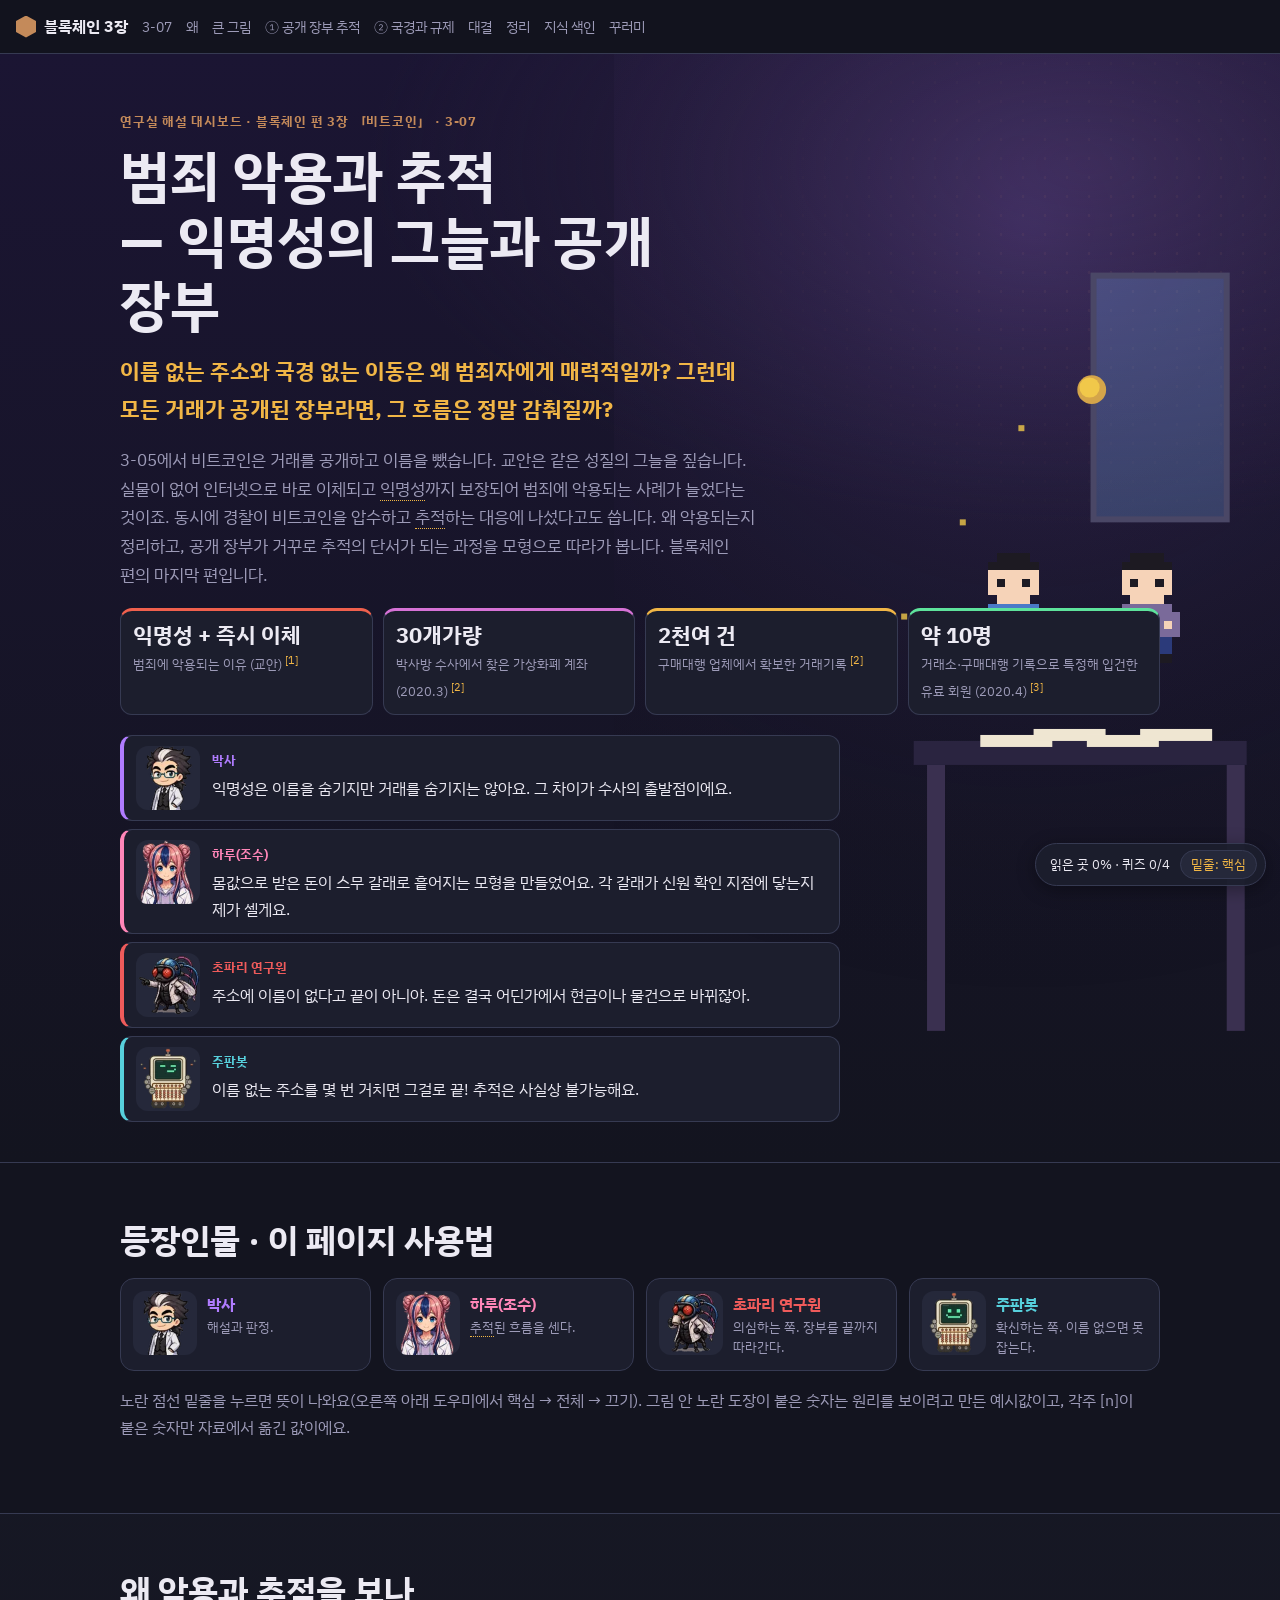
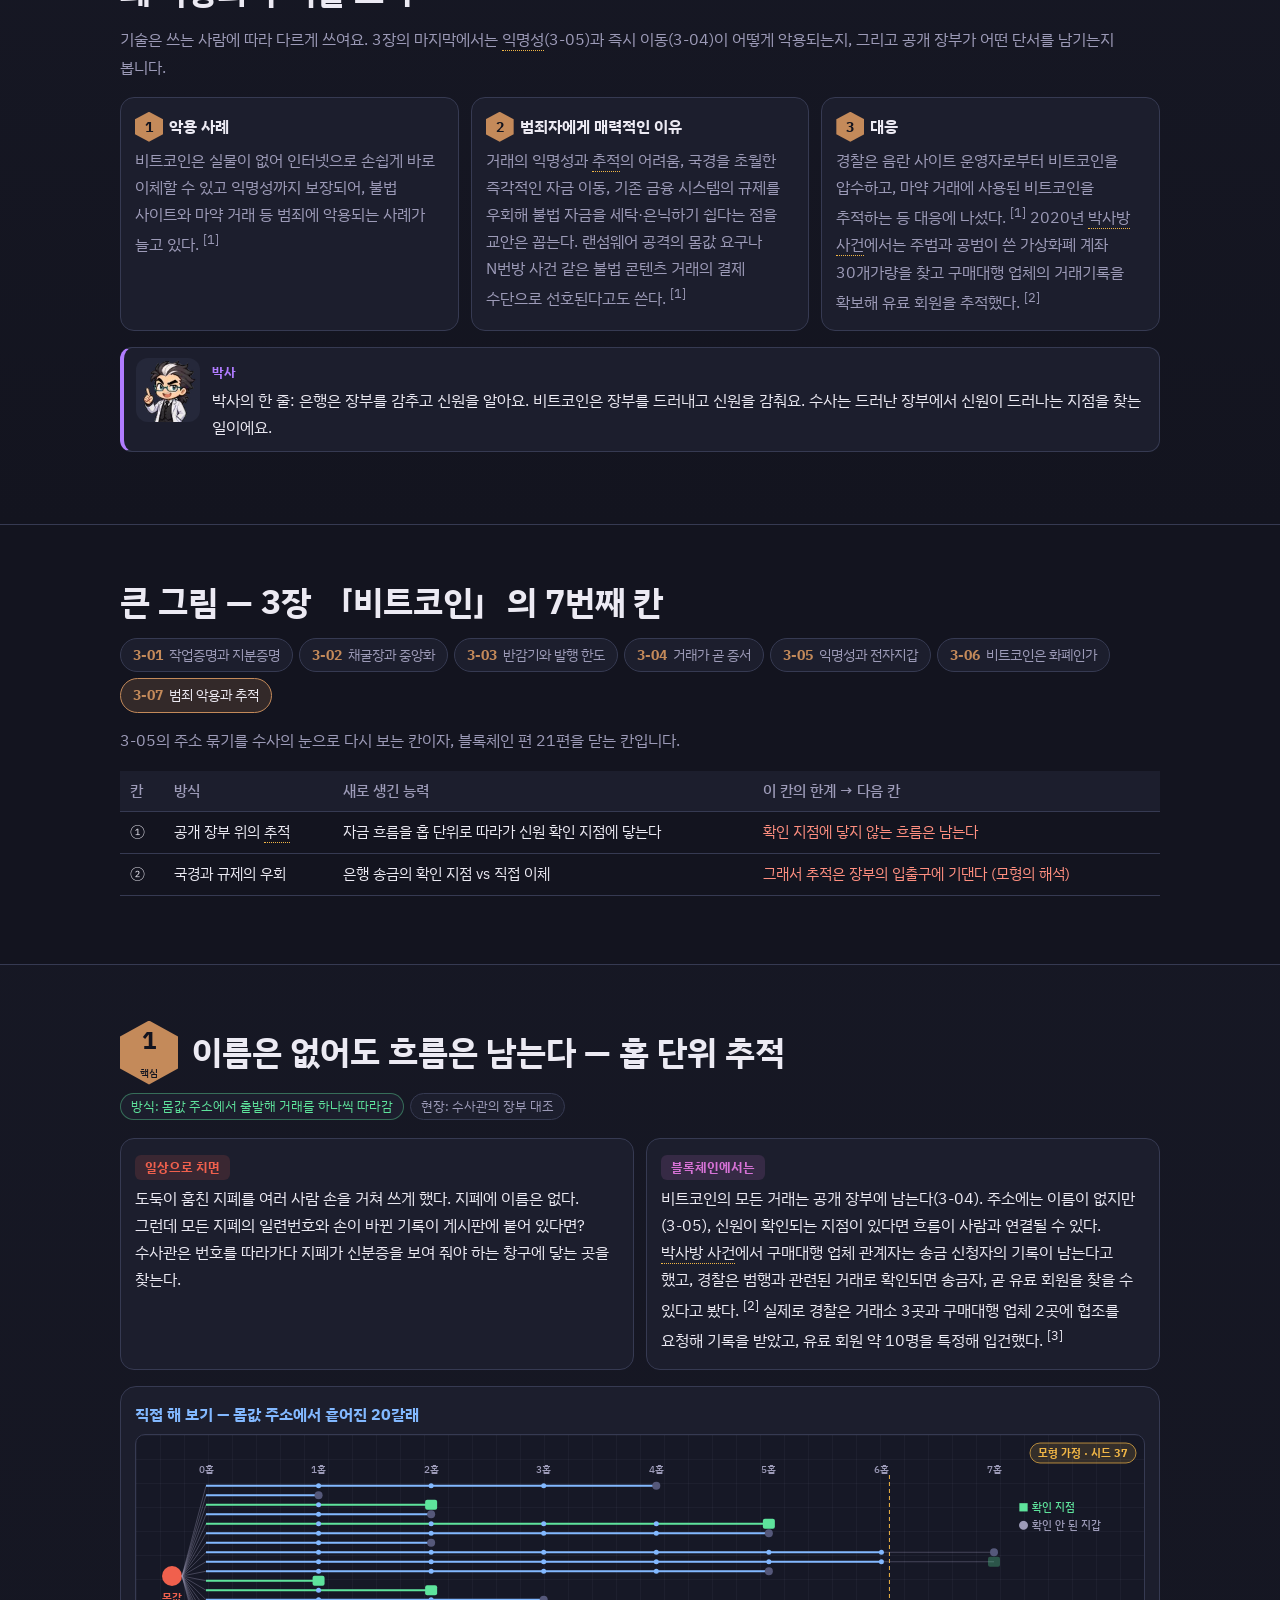
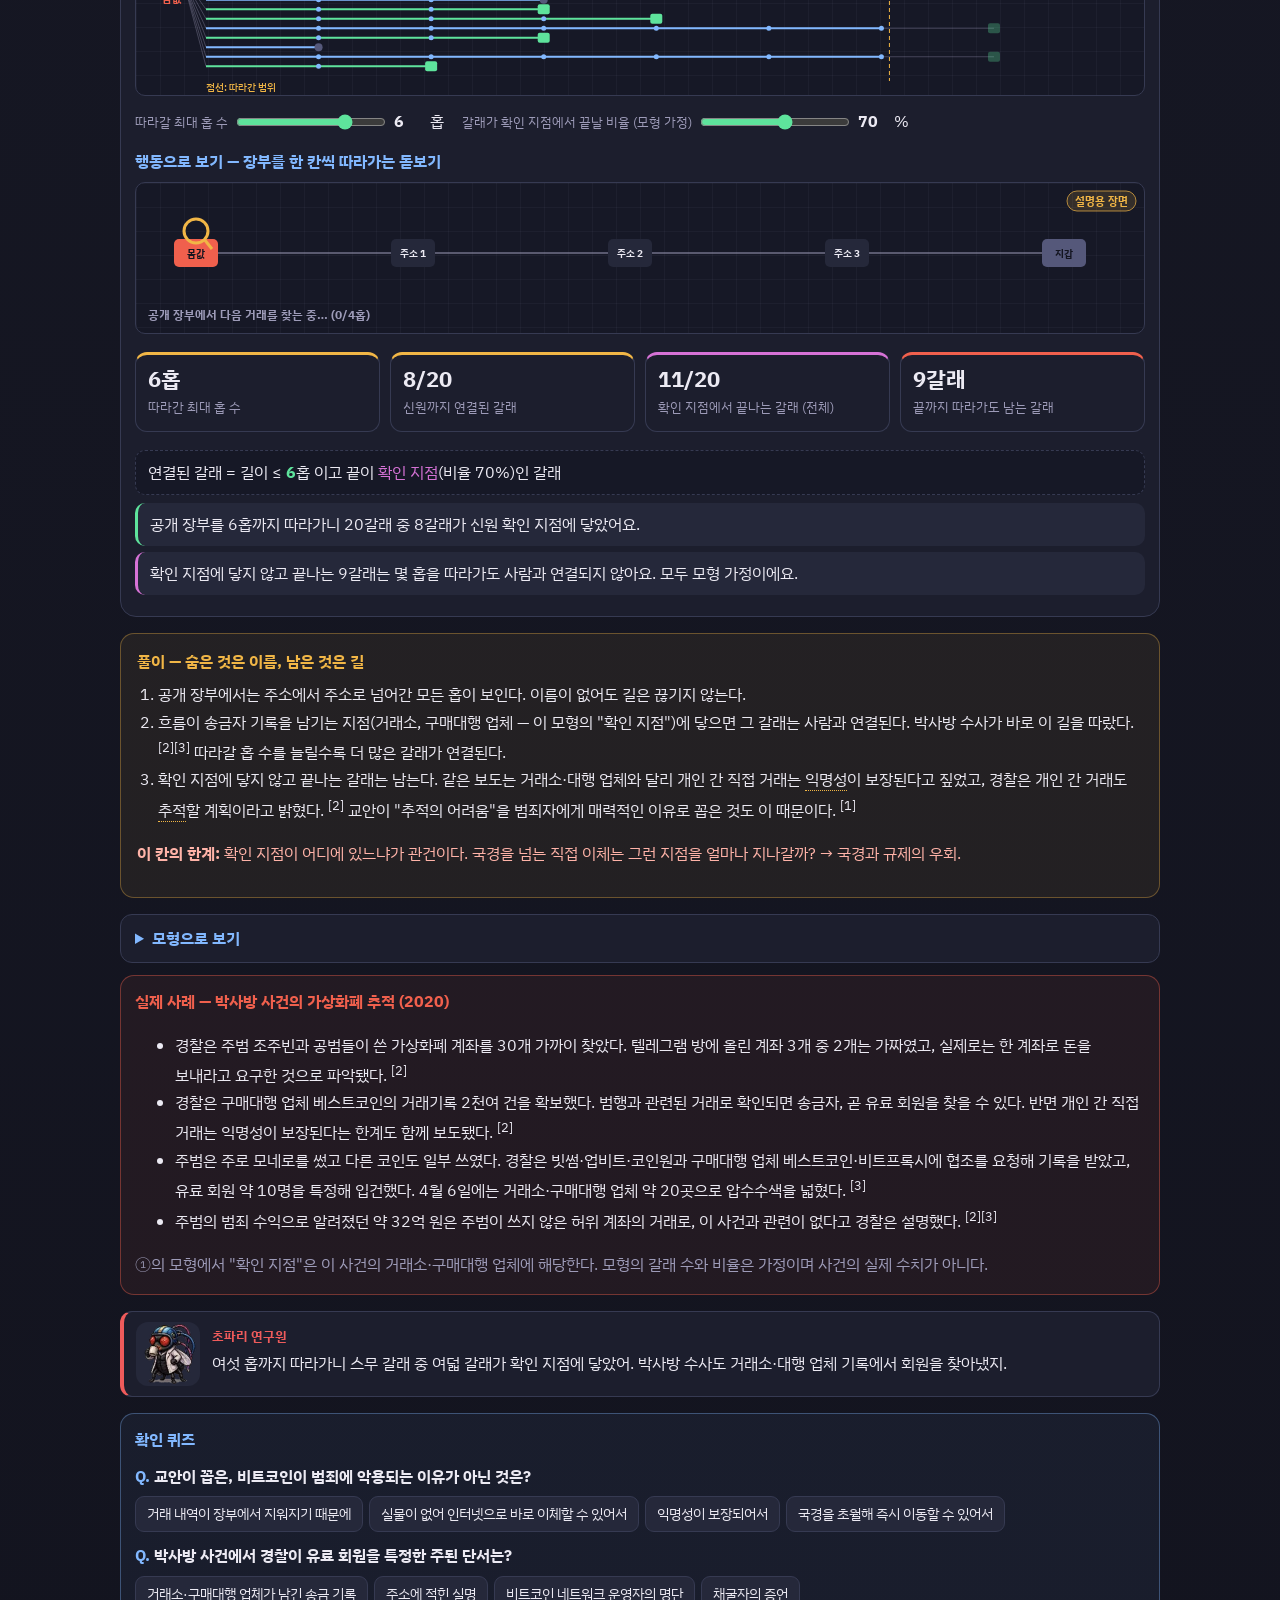
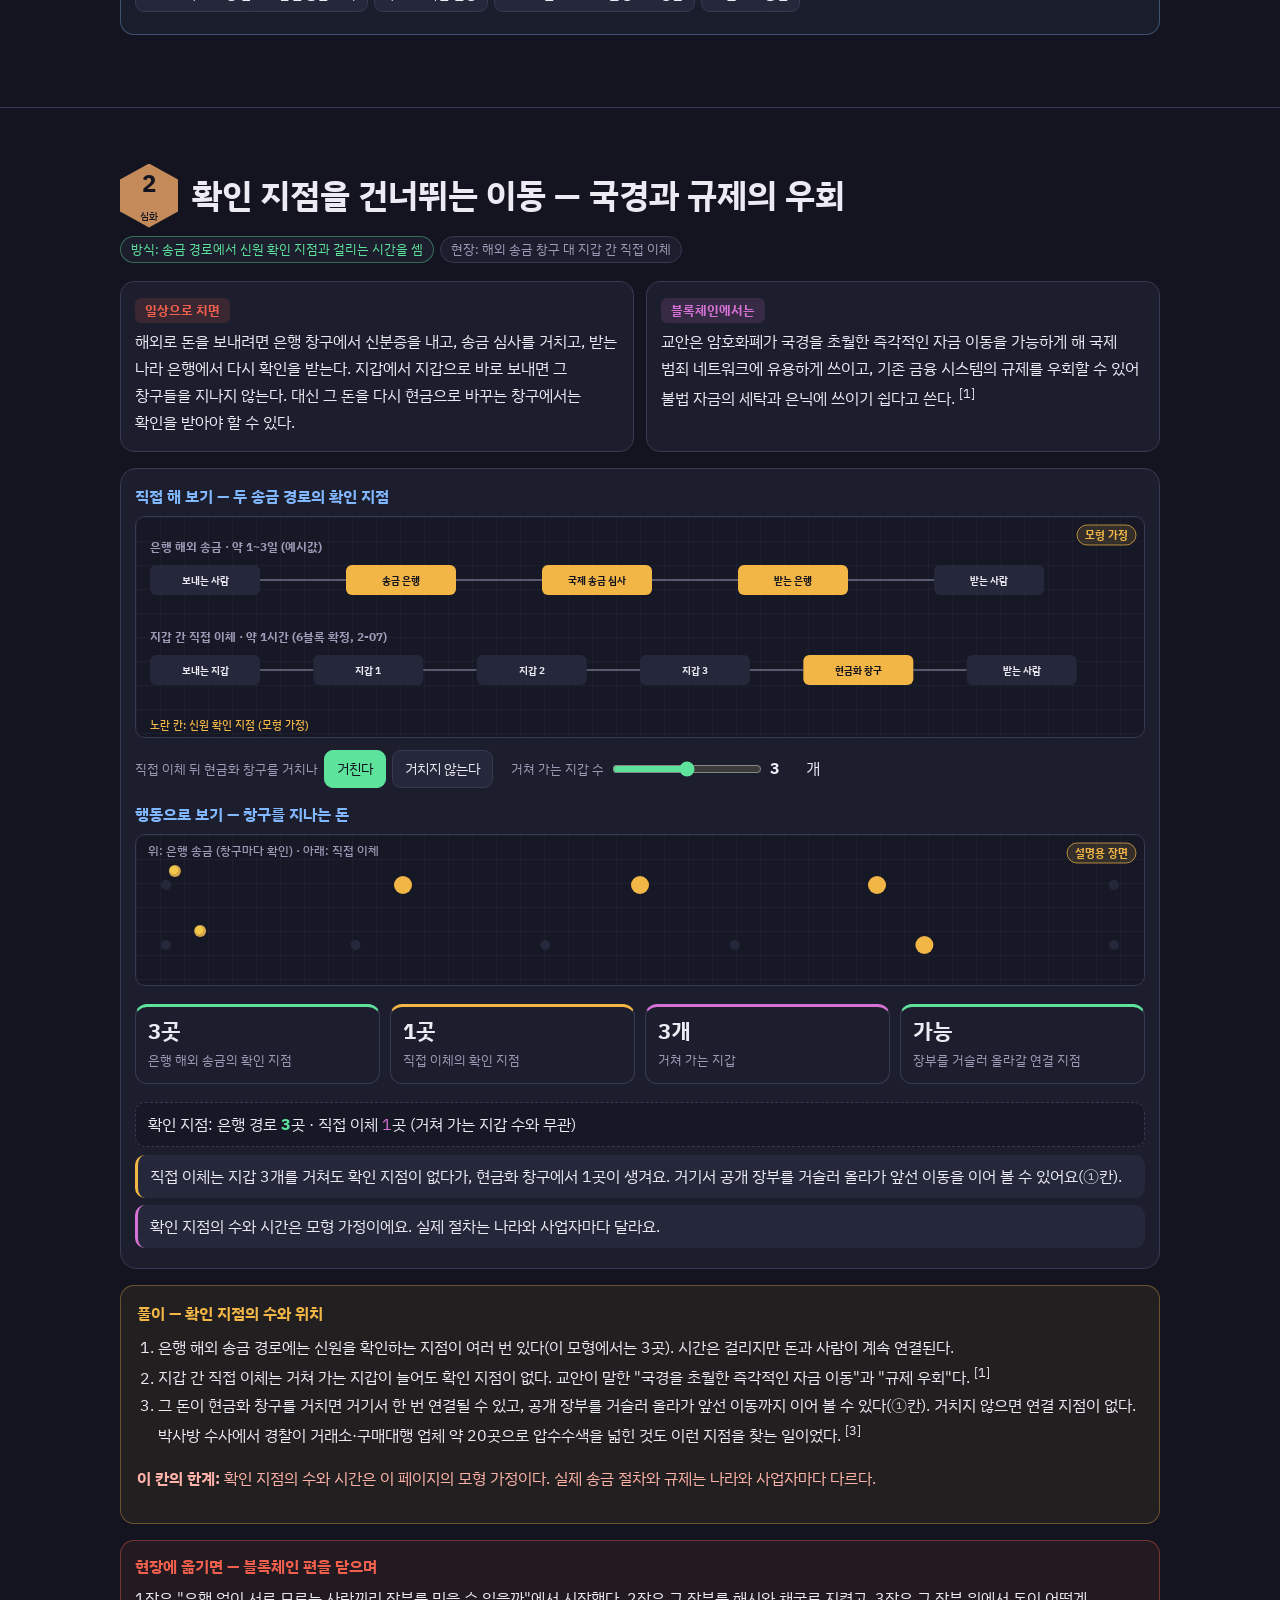
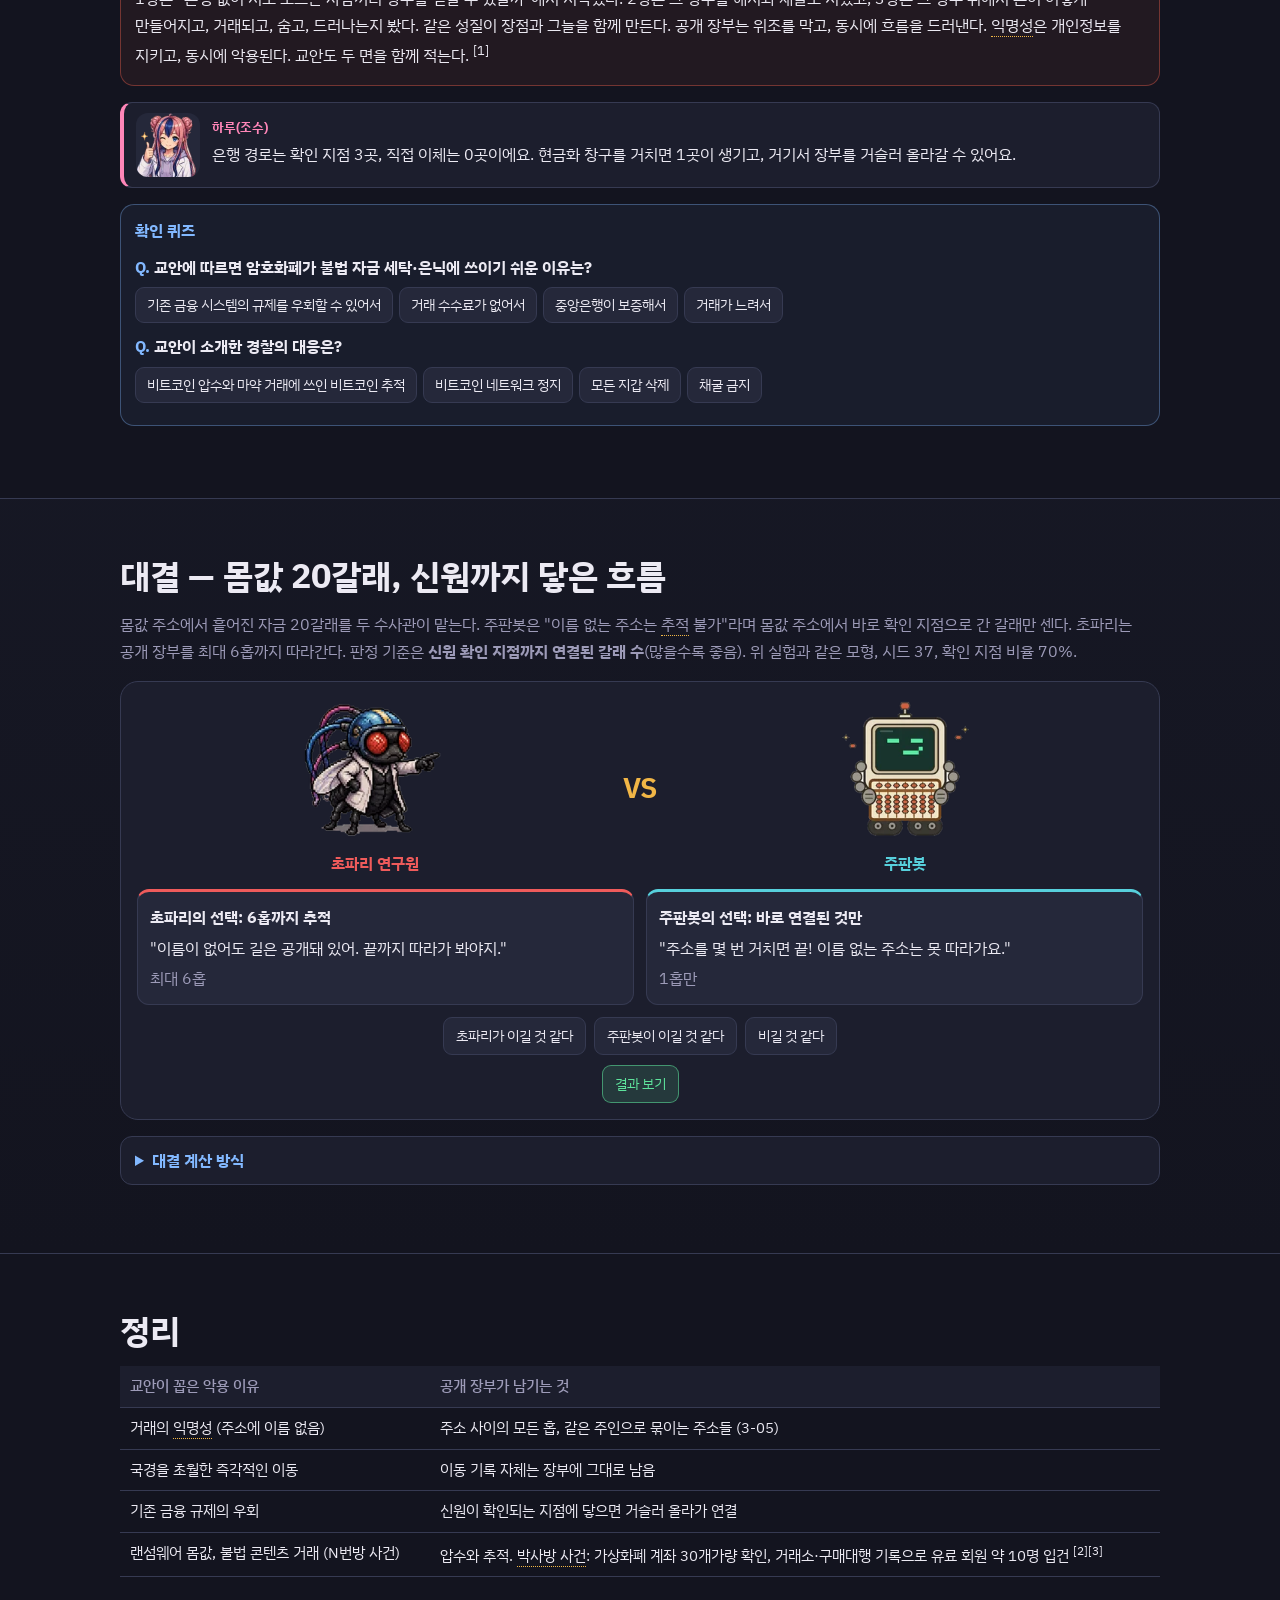
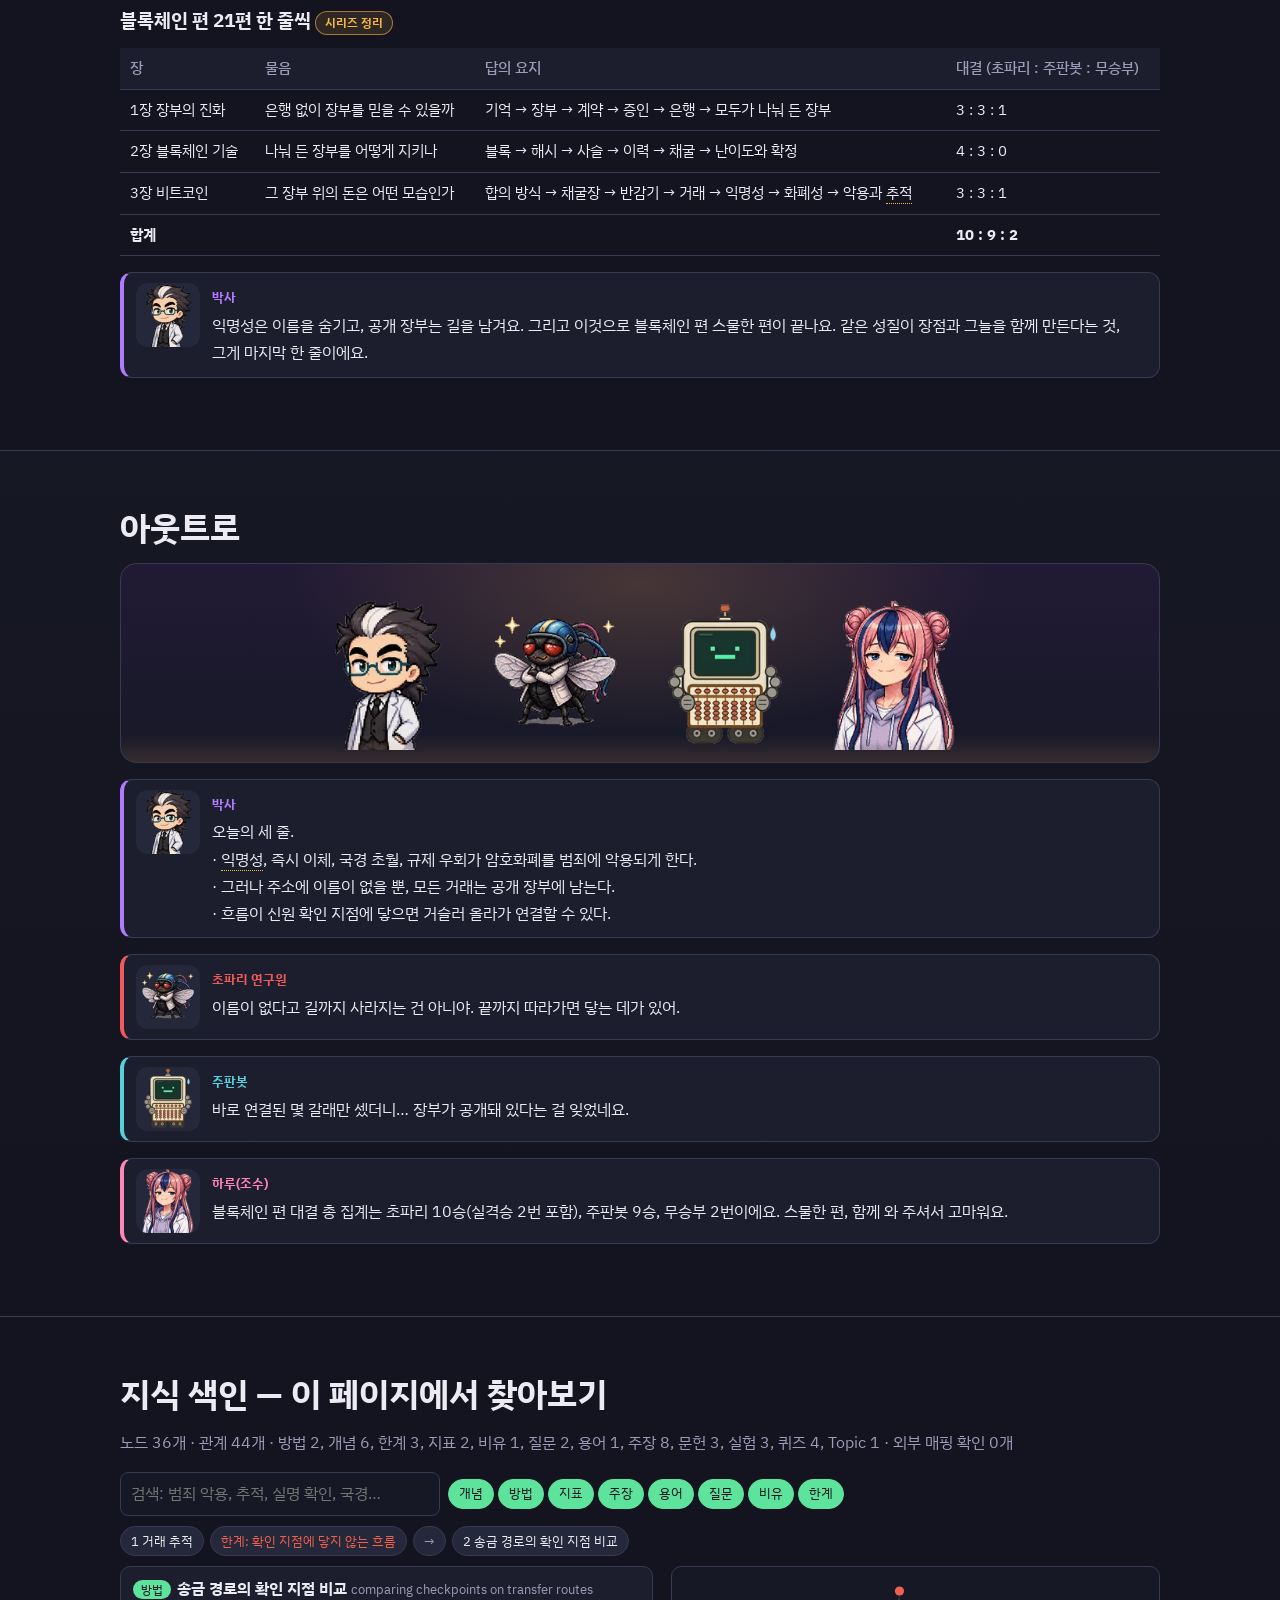
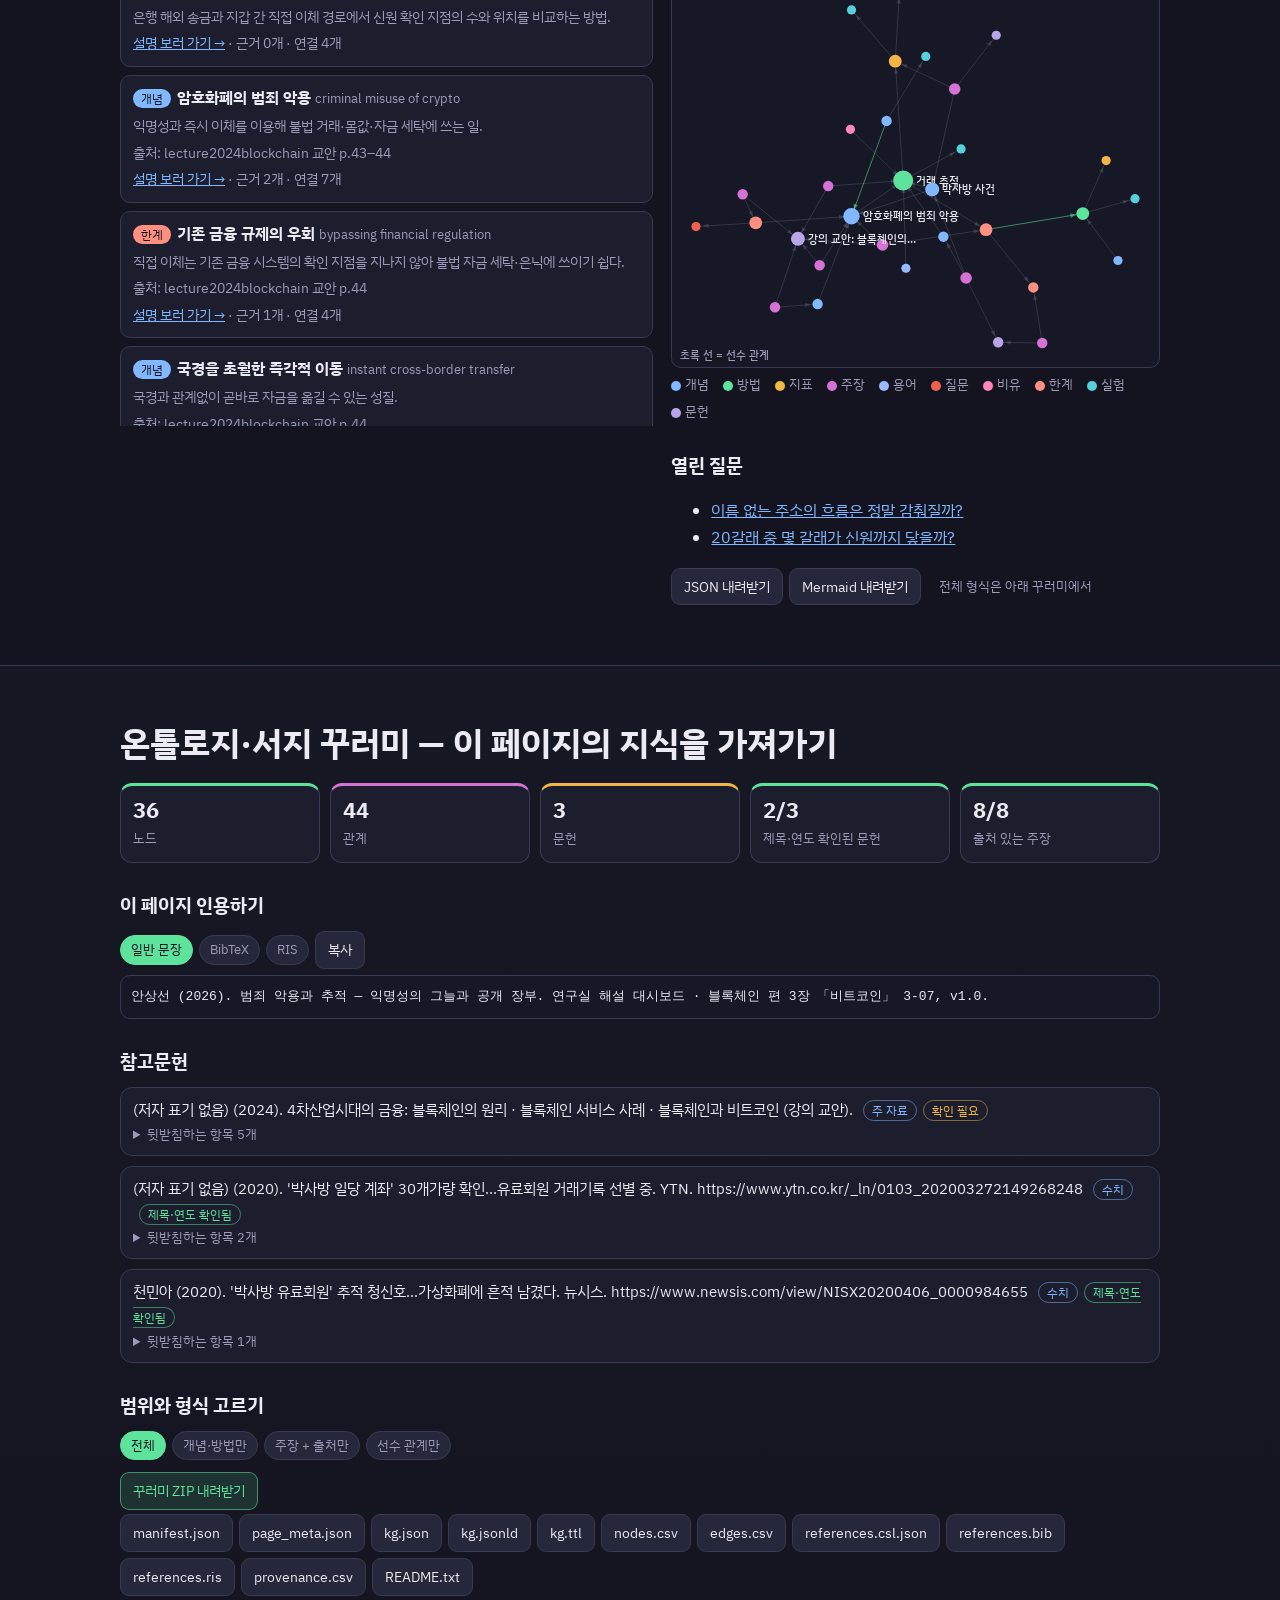
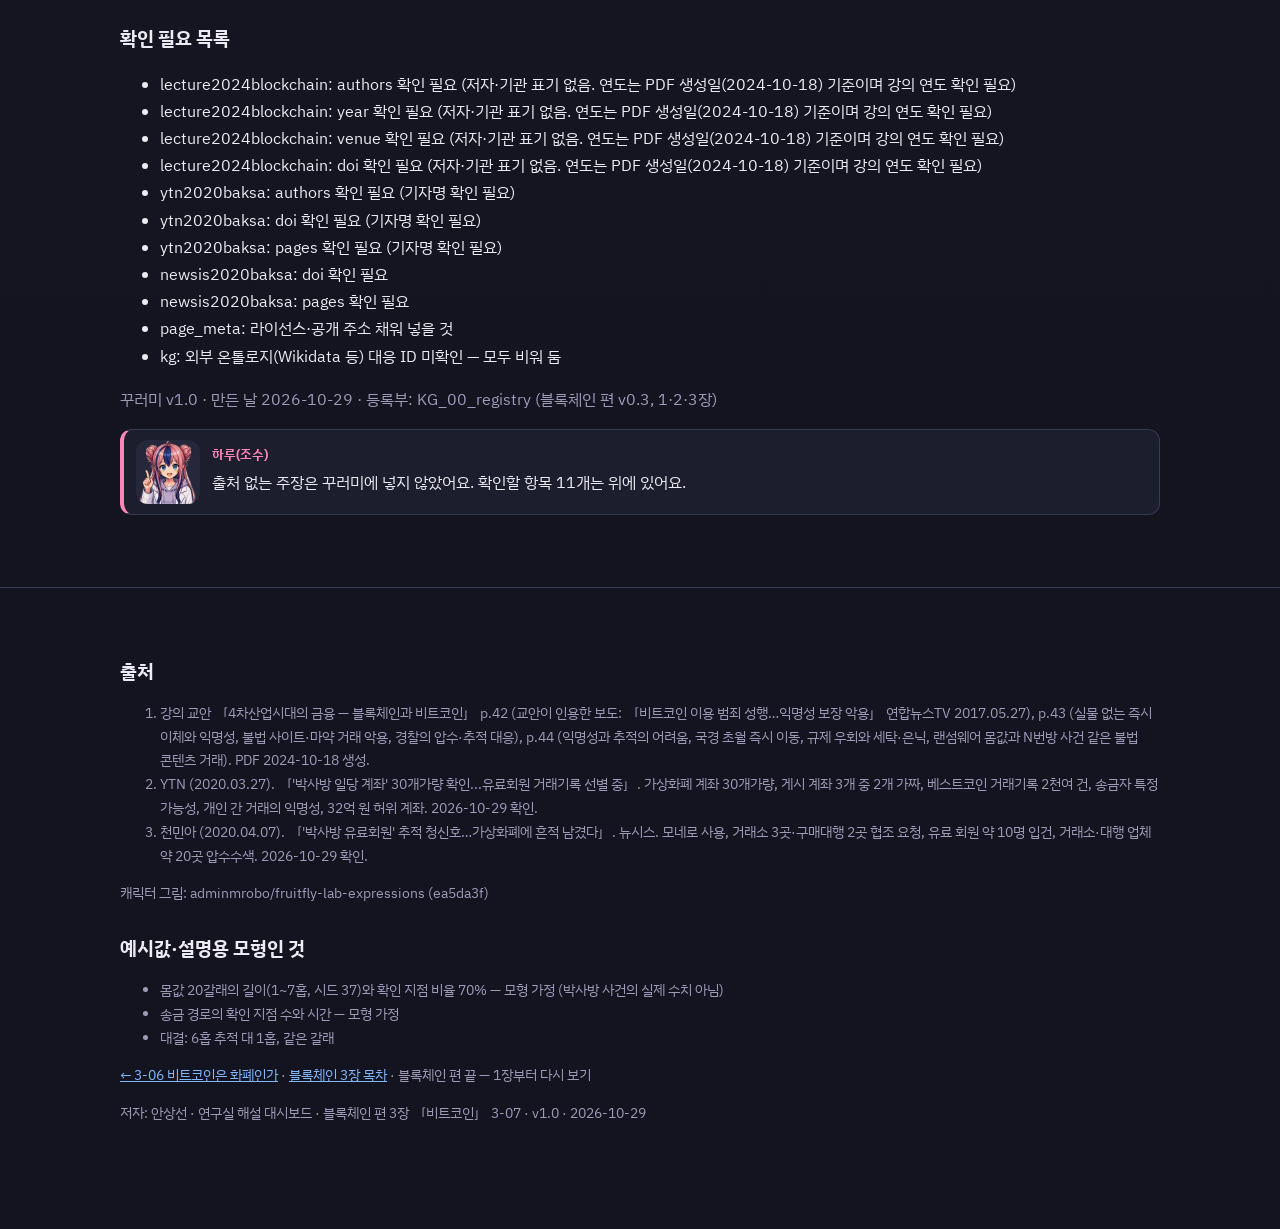
<file: 3-07_misuse-and-tracing.html>
<!DOCTYPE html><html lang="ko"><head>
<meta charset="utf-8">
<meta name="viewport" content="width=device-width, initial-scale=1, viewport-fit=cover">
<title>범죄 악용과 추적</title>
<meta name="description" content="암호화폐가 범죄에 악용되는 이유를 교안을 따라 정리하고, 공개 장부 위에서 자금 흐름을 홉 단위로 따라가 신원이 확인되는 지점에 닿는 과정을 모형으로 실험하는 해설 페이지. 블록체인 편의 마지막 편">
<meta name="citation_title" content="범죄 악용과 추적 — 익명성의 그늘과 공개 장부"><meta name="citation_author" content="안상선">
<meta name="citation_publication_date" content="2026/10/29"><meta name="citation_language" content="ko">
<meta name="dc.title" content="범죄 악용과 추적 — 익명성의 그늘과 공개 장부"><meta name="dc.creator" content="안상선"><meta name="dc.date" content="2026-10-29">
<meta name="dc.language" content="ko"><meta name="dcterms.isPartOf" content="연구실 해설 대시보드 · 블록체인 편 3장 「비트코인」"><meta name="dcterms.source" content="강의 교안 「블록체인과 비트코인」 p.42–44; YTN 2020.03.27; 뉴시스 2020.04.07">
<link rel="preconnect" href="https://fonts.googleapis.com"><link rel="preconnect" href="https://fonts.gstatic.com" crossorigin>
<link href="https://fonts.googleapis.com/css2?family=IBM+Plex+Sans+KR:wght@400;500;700&display=swap" rel="stylesheet">
<link rel="stylesheet" href="assets/lab.css">
</head><body>
<div id="prog" aria-hidden="true"></div>
<nav class="top" aria-label="섹션 바로가기">
  <a class="logo" href="index.html"><i></i>블록체인 3장</a><a class="l" href="#top">3-07</a>
  <a class="l" href="#why">왜</a><a class="l" href="#big">큰 그림</a><a class="l" href="#lv1">① 공개 장부 추적</a><a class="l" href="#lv2">② 국경과 규제</a>
  <a class="l" href="#duel">대결</a><a class="l" href="#summary">정리</a><a class="l" href="#kg">지식 색인</a><a class="l" href="#export">꾸러미</a>
</nav>

<header class="hero" id="top">
  <div class="hex"></div>
  <div class="hero-bg" data-img="bg_3_07" role="img" aria-label="책상과 서류가 놓인 사무실을 픽셀로 그린 배경"><canvas id="heroCv" aria-hidden="true"></canvas></div>
  <div class="wrap">
    <div class="hero-text">
      <div class="eyebrow">연구실 해설 대시보드 · 블록체인 편 3장 「비트코인」 · 3-07</div>
      <h1>범죄 악용과 추적<br>— 익명성의 그늘과 공개 장부</h1>
      <p class="q">이름 없는 주소와 국경 없는 이동은 왜 범죄자에게 매력적일까? 그런데 모든 거래가 공개된 장부라면, 그 흐름은 정말 감춰질까?</p>
      <p class="lead">3-05에서 비트코인은 거래를 공개하고 이름을 뺐습니다. 교안은 같은 성질의 그늘을 짚습니다. 실물이 없어 인터넷으로 바로 이체되고 익명성까지 보장되어 범죄에 악용되는 사례가 늘었다는 것이죠. 동시에 경찰이 비트코인을 압수하고 추적하는 대응에 나섰다고도 씁니다. 왜 악용되는지 정리하고, 공개 장부가 거꾸로 추적의 단서가 되는 과정을 모형으로 따라가 봅니다. 블록체인 편의 마지막 편입니다.</p>
    </div>
    <section class="kpis" aria-label="숫자 요약"><div class="kpi r"><b>익명성 + 즉시 이체</b><span>범죄에 악용되는 이유 (교안) <sup>[1]</sup></span></div><div class="kpi m"><b>30개가량</b><span>박사방 수사에서 찾은 가상화폐 계좌 (2020.3) <sup>[2]</sup></span></div><div class="kpi a"><b>2천여 건</b><span>구매대행 업체에서 확보한 거래기록 <sup>[2]</sup></span></div><div class="kpi g"><b>약 10명</b><span>거래소·구매대행 기록으로 특정해 입건한 유료 회원 (2020.4) <sup>[3]</sup></span></div></section>
    <div class="dialog" aria-label="캐릭터 대화"><div class="say " data-who="doc"><img class="who" data-who="doc" data-mood="think" data-img="doc_e09" alt="" aria-hidden="true"><div><b class="name">박사</b><p>익명성은 이름을 숨기지만 거래를 숨기지는 않아요. 그 차이가 수사의 출발점이에요.</p></div></div><div class="say " data-who="asst"><img class="who" data-who="asst" data-mood="smile" data-img="asst_e13" alt="" aria-hidden="true"><div><b class="name">하루(조수)</b><p>몸값으로 받은 돈이 스무 갈래로 흩어지는 모형을 만들었어요. 각 갈래가 신원 확인 지점에 닿는지 제가 셀게요.</p></div></div><div class="say " data-who="fly"><img class="who" data-who="fly" data-mood="point" data-img="fly_e08" alt="" aria-hidden="true"><div><b class="name">초파리 연구원</b><p>주소에 이름이 없다고 끝이 아니야. 돈은 결국 어딘가에서 현금이나 물건으로 바뀌잖아.</p></div></div><div class="say " data-who="robo"><img class="who" data-who="robo" data-mood="coin" data-img="robo_e16" alt="" aria-hidden="true"><div><b class="name">주판봇</b><p>이름 없는 주소를 몇 번 거치면 그걸로 끝! 추적은 사실상 불가능해요.</p></div></div></div>
  </div>
</header>

<section class="level" id="cast"><div class="wrap">
  <h2>등장인물 · 이 페이지 사용법</h2>
  <div class="cast"><div><img class="who" data-who="doc" data-mood="front" data-img="doc_e08" alt="" aria-hidden="true"><div><b style="color:var(--c-doc)">박사</b><small>해설과 판정.</small></div></div><div><img class="who" data-who="asst" data-mood="smile" data-img="asst_e13" alt="" aria-hidden="true"><div><b style="color:var(--c-asst)">하루(조수)</b><small>추적된 흐름을 센다.</small></div></div><div><img class="who" data-who="fly" data-mood="clip" data-img="fly_e10" alt="" aria-hidden="true"><div><b style="color:var(--c-fly)">초파리 연구원</b><small>의심하는 쪽. 장부를 끝까지 따라간다.</small></div></div><div><img class="who" data-who="robo" data-mood="smile" data-img="robo_e13" alt="" aria-hidden="true"><div><b style="color:var(--c-robo)">주판봇</b><small>확신하는 쪽. 이름 없으면 못 잡는다.</small></div></div></div>
  <p class="sub">노란 점선 밑줄을 누르면 뜻이 나와요(오른쪽 아래 도우미에서 핵심 → 전체 → 끄기). 그림 안 노란 도장이 붙은 숫자는 원리를 보이려고 만든 예시값이고, 각주 [n]이 붙은 숫자만 자료에서 옮긴 값이에요.</p>
</div></section>

<section class="level" id="why"><div class="wrap">
  <h2>왜 악용과 추적을 보나</h2>
  <p class="sub">기술은 쓰는 사람에 따라 다르게 쓰여요. 3장의 마지막에서는 익명성(3-05)과 즉시 이동(3-04)이 어떻게 악용되는지, 그리고 공개 장부가 어떤 단서를 남기는지 봅니다.</p>
  <div class="steps"><div><b class="n">1</b><b>악용 사례</b><p class="sub" style="margin:.3em 0 0">비트코인은 실물이 없어 인터넷으로 손쉽게 바로 이체할 수 있고 익명성까지 보장되어, 불법 사이트와 마약 거래 등 범죄에 악용되는 사례가 늘고 있다. <sup>[1]</sup></p></div><div><b class="n">2</b><b>범죄자에게 매력적인 이유</b><p class="sub" style="margin:.3em 0 0">거래의 익명성과 추적의 어려움, 국경을 초월한 즉각적인 자금 이동, 기존 금융 시스템의 규제를 우회해 불법 자금을 세탁·은닉하기 쉽다는 점을 교안은 꼽는다. 랜섬웨어 공격의 몸값 요구나 N번방 사건 같은 불법 콘텐츠 거래의 결제 수단으로 선호된다고도 쓴다. <sup>[1]</sup></p></div><div><b class="n">3</b><b>대응</b><p class="sub" style="margin:.3em 0 0">경찰은 음란 사이트 운영자로부터 비트코인을 압수하고, 마약 거래에 사용된 비트코인을 추적하는 등 대응에 나섰다. <sup>[1]</sup> 2020년 박사방 사건에서는 주범과 공범이 쓴 가상화폐 계좌 30개가량을 찾고 구매대행 업체의 거래기록을 확보해 유료 회원을 추적했다. <sup>[2]</sup></p></div></div>
  <div class="say " data-who="doc"><img class="who" data-who="doc" data-mood="e07" data-img="doc_e07" alt="" aria-hidden="true"><div><b class="name">박사</b><p>박사의 한 줄: 은행은 장부를 감추고 신원을 알아요. 비트코인은 장부를 드러내고 신원을 감춰요. 수사는 드러난 장부에서 신원이 드러나는 지점을 찾는 일이에요.</p></div></div>
</div></section>

<section class="level" id="big"><div class="wrap">
  <h2>큰 그림 — 3장 「비트코인」의 7번째 칸</h2>
  <nav class="path" aria-label="챕터 안 위치"><a class="pchip" href="3-01_pow-vs-pos.html"><b>3-01</b> 작업증명과 지분증명</a><a class="pchip" href="3-02_mining-farms.html"><b>3-02</b> 채굴장과 중앙화</a><a class="pchip" href="3-03_halving-and-cap.html"><b>3-03</b> 반감기와 발행 한도</a><a class="pchip" href="3-04_tx-is-the-note.html"><b>3-04</b> 거래가 곧 증서</a><a class="pchip" href="3-05_pseudonymous-wallet.html"><b>3-05</b> 익명성과 전자지갑</a><a class="pchip" href="3-06_is-it-money.html"><b>3-06</b> 비트코인은 화폐인가</a><a class="pchip on" href="3-07_misuse-and-tracing.html" aria-current="page"><b>3-07</b> 범죄 악용과 추적</a></nav>
  <p class="sub">3-05의 주소 묶기를 수사의 눈으로 다시 보는 칸이자, 블록체인 편 21편을 닫는 칸입니다.</p>
  <div class="tw"><table class="tb">
    <thead><tr><th>칸</th><th>방식</th><th>새로 생긴 능력</th><th>이 칸의 한계 → 다음 칸</th></tr></thead>
    <tbody><tr><td>①</td><td>공개 장부 위의 추적</td><td>자금 흐름을 홉 단위로 따라가 신원 확인 지점에 닿는다</td><td class="r">확인 지점에 닿지 않는 흐름은 남는다</td></tr><tr><td>②</td><td>국경과 규제의 우회</td><td>은행 송금의 확인 지점 vs 직접 이체</td><td class="r">그래서 추적은 장부의 입출구에 기댄다 (모형의 해석)</td></tr></tbody></table></div>
  
</div></section>

<section class="level" id="lv1"><div class="wrap">
  <div class="lvhead"><div class="hexno">1<small>핵심</small></div><h2>이름은 없어도 흐름은 남는다 — 홉 단위 추적</h2>
    <p class="sub"><span class="lvtag g">방식: 몸값 주소에서 출발해 거래를 하나씩 따라감</span><span class="lvtag ">현장: 수사관의 장부 대조</span></p></div>
  <div class="pair">
    <div><div class="tag fly">일상으로 치면</div><p>도둑이 훔친 지폐를 여러 사람 손을 거쳐 쓰게 했다. 지폐에 이름은 없다. 그런데 모든 지폐의 일련번호와 손이 바뀐 기록이 게시판에 붙어 있다면? 수사관은 번호를 따라가다 지폐가 신분증을 보여 줘야 하는 창구에 닿는 곳을 찾는다.</p></div>
    <div><div class="tag nn">블록체인에서는</div><p>비트코인의 모든 거래는 공개 장부에 남는다(3-04). 주소에는 이름이 없지만(3-05), 신원이 확인되는 지점이 있다면 흐름이 사람과 연결될 수 있다. 박사방 사건에서 구매대행 업체 관계자는 송금 신청자의 기록이 남는다고 했고, 경찰은 범행과 관련된 거래로 확인되면 송금자, 곧 유료 회원을 찾을 수 있다고 봤다. <sup>[2]</sup> 실제로 경찰은 거래소 3곳과 구매대행 업체 2곳에 협조를 요청해 기록을 받았고, 유료 회원 약 10명을 특정해 입건했다. <sup>[3]</sup></p></div>
  </div>
  <section class="panel"><h3>직접 해 보기 — 몸값 주소에서 흩어진 20갈래</h3>
    <div class="cwrap"><canvas id="c1" aria-label="몸값 주소에서 출발한 20갈래의 자금 흐름을 홉별 열로 그리고, 정해진 홉 안에서 신원 확인 지점에 닿은 갈래를 강조한 그림"></canvas></div>
    <div class="ctrl"><div class="group"><span class="glabel">따라갈 최대 홉 수</span><input type="range" id="r1h" min="0" max="8" step="1" value="6" aria-label="추적할 최대 홉 수"><span class="val" id="v1h">6</span>홉</div>
      <div class="group"><span class="glabel">갈래가 확인 지점에서 끝날 비율 (모형 가정)</span><input type="range" id="r1p" min="30" max="100" step="10" value="70" aria-label="확인 지점 비율"><span class="val" id="v1p">70</span>%</div></div>
    <h3>행동으로 보기 — 장부를 한 칸씩 따라가는 돋보기</h3>
    <div class="cwrap"><canvas id="c1b" class="wide" aria-label="돋보기가 거래를 한 홉씩 따라가다 신원 확인 지점에 닿으면 표시가 켜지는 장면"></canvas></div>
    <section class="kpis" id="k1"></section><div class="eq" id="eq1"></div><div class="insight" id="ins1" aria-live="polite"></div></section>
  <div class="explain"><h4>풀이 — 숨은 것은 이름, 남은 것은 길</h4>
    <ol><li>공개 장부에서는 주소에서 주소로 넘어간 모든 홉이 보인다. 이름이 없어도 길은 끊기지 않는다.</li>
      <li>흐름이 송금자 기록을 남기는 지점(거래소, 구매대행 업체 — 이 모형의 "확인 지점")에 닿으면 그 갈래는 사람과 연결된다. 박사방 수사가 바로 이 길을 따랐다. <sup>[2][3]</sup> 따라갈 홉 수를 늘릴수록 더 많은 갈래가 연결된다.</li>
      <li>확인 지점에 닿지 않고 끝나는 갈래는 남는다. 같은 보도는 거래소·대행 업체와 달리 개인 간 직접 거래는 익명성이 보장된다고 짚었고, 경찰은 개인 간 거래도 추적할 계획이라고 밝혔다. <sup>[2]</sup> 교안이 "추적의 어려움"을 범죄자에게 매력적인 이유로 꼽은 것도 이 때문이다. <sup>[1]</sup></li></ol>
    <p class="limit"><b>이 칸의 한계:</b> 확인 지점이 어디에 있느냐가 관건이다. 국경을 넘는 직접 이체는 그런 지점을 얼마나 지나갈까? → 국경과 규제의 우회.</p></div>
  <details class="math"><summary>모형으로 보기</summary><p>갈래 20개, 갈래마다 길이 1~7홉(시드 37), 끝 지점이 확인 지점일 확률 p(기본 70%). 최대 h홉까지 따라갈 때 "길이 ≤ h이고 끝이 확인 지점"인 갈래를 연결된 것으로 센다.</p><p class="lim">갈래 수, 길이, 확인 지점 비율은 모두 가정이다. 실제 수사는 주소 묶기(3-05), 거래 패턴, 법적 절차를 통한 정보 요청 등을 함께 쓴다. 이 페이지는 추적을 피하는 방법을 다루지 않는다.</p></details><div class="bridge field"><h4>실제 사례 — 박사방 사건의 가상화폐 추적 (2020)</h4><ul>       <li>경찰은 주범 조주빈과 공범들이 쓴 가상화폐 계좌를 30개 가까이 찾았다. 텔레그램 방에 올린 계좌 3개 중 2개는 가짜였고, 실제로는 한 계좌로 돈을 보내라고 요구한 것으로 파악됐다. <sup>[2]</sup></li>       <li>경찰은 구매대행 업체 베스트코인의 거래기록 2천여 건을 확보했다. 범행과 관련된 거래로 확인되면 송금자, 곧 유료 회원을 찾을 수 있다. 반면 개인 간 직접 거래는 익명성이 보장된다는 한계도 함께 보도됐다. <sup>[2]</sup></li>       <li>주범은 주로 모네로를 썼고 다른 코인도 일부 쓰였다. 경찰은 빗썸·업비트·코인원과 구매대행 업체 베스트코인·비트프록시에 협조를 요청해 기록을 받았고, 유료 회원 약 10명을 특정해 입건했다. 4월 6일에는 거래소·구매대행 업체 약 20곳으로 압수수색을 넓혔다. <sup>[3]</sup></li>       <li>주범의 범죄 수익으로 알려졌던 약 32억 원은 주범이 쓰지 않은 허위 계좌의 거래로, 이 사건과 관련이 없다고 경찰은 설명했다. <sup>[2][3]</sup></li></ul>     <p class="sub">①의 모형에서 "확인 지점"은 이 사건의 거래소·구매대행 업체에 해당한다. 모형의 갈래 수와 비율은 가정이며 사건의 실제 수치가 아니다.</p></div>
  <div class="say " data-who="fly"><img class="who" data-who="fly" data-mood="type" data-img="fly_e09" alt="" aria-hidden="true"><div><b class="name">초파리 연구원</b><p>여섯 홉까지 따라가니 스무 갈래 중 여덟 갈래가 확인 지점에 닿았어. 박사방 수사도 거래소·대행 업체 기록에서 회원을 찾아냈지.</p></div></div>
  <div class="quiz" data-quiz="lv1"></div>
</div></section>
<section class="level" id="lv2"><div class="wrap">
  <div class="lvhead"><div class="hexno">2<small>심화</small></div><h2>확인 지점을 건너뛰는 이동 — 국경과 규제의 우회</h2>
    <p class="sub"><span class="lvtag g">방식: 송금 경로에서 신원 확인 지점과 걸리는 시간을 셈</span><span class="lvtag ">현장: 해외 송금 창구 대 지갑 간 직접 이체</span></p></div>
  <div class="pair">
    <div><div class="tag fly">일상으로 치면</div><p>해외로 돈을 보내려면 은행 창구에서 신분증을 내고, 송금 심사를 거치고, 받는 나라 은행에서 다시 확인을 받는다. 지갑에서 지갑으로 바로 보내면 그 창구들을 지나지 않는다. 대신 그 돈을 다시 현금으로 바꾸는 창구에서는 확인을 받아야 할 수 있다.</p></div>
    <div><div class="tag nn">블록체인에서는</div><p>교안은 암호화폐가 국경을 초월한 즉각적인 자금 이동을 가능하게 해 국제 범죄 네트워크에 유용하게 쓰이고, 기존 금융 시스템의 규제를 우회할 수 있어 불법 자금의 세탁과 은닉에 쓰이기 쉽다고 쓴다. <sup>[1]</sup></p></div>
  </div>
  <section class="panel"><h3>직접 해 보기 — 두 송금 경로의 확인 지점</h3>
    <div class="cwrap"><canvas id="c2" aria-label="은행 해외 송금과 지갑 간 직접 이체 경로를 나란히 그리고, 신원 확인 지점과 걸리는 시간을 표시한 그림"></canvas></div>
    <div class="ctrl"><div class="group"><span class="glabel">직접 이체 뒤 현금화 창구를 거치나</span><button class="bt" data-exit="yes" aria-pressed="true">거친다</button><button class="bt" data-exit="no" aria-pressed="false">거치지 않는다</button></div>
      <div class="group"><span class="glabel">거쳐 가는 지갑 수</span><input type="range" id="r2n" min="0" max="6" step="1" value="3" aria-label="거쳐 가는 지갑 수"><span class="val" id="v2n">3</span>개</div></div>
    <h3>행동으로 보기 — 창구를 지나는 돈</h3>
    <div class="cwrap"><canvas id="c2b" class="wide" aria-label="은행 경로의 돈은 창구마다 멈춰 확인을 받고, 직접 이체 경로의 돈은 지갑 사이를 바로 건너가는 장면"></canvas></div>
    <section class="kpis" id="k2"></section><div class="eq" id="eq2"></div><div class="insight" id="ins2" aria-live="polite"></div></section>
  <div class="explain"><h4>풀이 — 확인 지점의 수와 위치</h4>
    <ol><li>은행 해외 송금 경로에는 신원을 확인하는 지점이 여러 번 있다(이 모형에서는 3곳). 시간은 걸리지만 돈과 사람이 계속 연결된다.</li>
      <li>지갑 간 직접 이체는 거쳐 가는 지갑이 늘어도 확인 지점이 없다. 교안이 말한 "국경을 초월한 즉각적인 자금 이동"과 "규제 우회"다. <sup>[1]</sup></li>
      <li>그 돈이 현금화 창구를 거치면 거기서 한 번 연결될 수 있고, 공개 장부를 거슬러 올라가 앞선 이동까지 이어 볼 수 있다(①칸). 거치지 않으면 연결 지점이 없다. 박사방 수사에서 경찰이 거래소·구매대행 업체 약 20곳으로 압수수색을 넓힌 것도 이런 지점을 찾는 일이었다. <sup>[3]</sup></li></ol>
    <p class="limit"><b>이 칸의 한계:</b> 확인 지점의 수와 시간은 이 페이지의 모형 가정이다. 실제 송금 절차와 규제는 나라와 사업자마다 다르다.</p></div>
  <div class="bridge field"><h4>현장에 옮기면 — 블록체인 편을 닫으며</h4><p>1장은 "은행 없이 서로 모르는 사람끼리 장부를 믿을 수 있을까"에서 시작했다. 2장은 그 장부를 해시와 채굴로 지켰고, 3장은 그 장부 위에서 돈이 어떻게 만들어지고, 거래되고, 숨고, 드러나는지 봤다. 같은 성질이 장점과 그늘을 함께 만든다. 공개 장부는 위조를 막고, 동시에 흐름을 드러낸다. 익명성은 개인정보를 지키고, 동시에 악용된다. 교안도 두 면을 함께 적는다. <sup>[1]</sup></p></div>
  <div class="say " data-who="asst"><img class="who" data-who="asst" data-mood="e10" data-img="asst_e10" alt="" aria-hidden="true"><div><b class="name">하루(조수)</b><p>은행 경로는 확인 지점 3곳, 직접 이체는 0곳이에요. 현금화 창구를 거치면 1곳이 생기고, 거기서 장부를 거슬러 올라갈 수 있어요.</p></div></div>
  <div class="quiz" data-quiz="lv2"></div>
</div></section>

<section class="level" id="duel"><div class="wrap">
  <h2>대결 — 몸값 20갈래, 신원까지 닿은 흐름</h2>
  <p class="sub">몸값 주소에서 흩어진 자금 20갈래를 두 수사관이 맡는다. 주판봇은 "이름 없는 주소는 추적 불가"라며 몸값 주소에서 바로 확인 지점으로 간 갈래만 센다. 초파리는 공개 장부를 최대 6홉까지 따라간다. 판정 기준은 <b>신원 확인 지점까지 연결된 갈래 수</b>(많을수록 좋음). 위 실험과 같은 모형, 시드 37, 확인 지점 비율 70%.</p>
  <div class="duel" id="duelBox">
    <div class="duelhead">
      <div><img data-who="fly" data-mood="point" data-img="fly_e08" data-face="right" alt="" aria-hidden="true"><div style="color:var(--c-fly);font-weight:700">초파리 연구원</div></div>
      <div class="vs">VS</div>
      <div><img data-who="robo" data-mood="coin" data-img="robo_e16" data-face="left" alt="" aria-hidden="true"><div style="color:var(--c-robo);font-weight:700">주판봇</div></div>
    </div>
    <div class="choices">
      <div class="choice fly"><b>초파리의 선택: 6홉까지 추적</b><p>"이름이 없어도 길은 공개돼 있어. 끝까지 따라가 봐야지."</p><p class="sub" style="margin:0">최대 6홉</p></div>
      <div class="choice robo"><b>주판봇의 선택: 바로 연결된 것만</b><p>"주소를 몇 번 거치면 끝! 이름 없는 주소는 못 따라가요."</p><p class="sub" style="margin:0">1홉만</p></div>
    </div>
    <div class="guess" role="group" aria-label="먼저 맞혀 보기">
      <button class="bt" data-g="F" aria-pressed="false">초파리가 이길 것 같다</button>
      <button class="bt" data-g="R" aria-pressed="false">주판봇이 이길 것 같다</button>
      <button class="bt" data-g="D" aria-pressed="false">비길 것 같다</button>
    </div>
    <div style="text-align:center"><button class="bt primary reveal">결과 보기</button></div>
    <div class="after">
      <div class="score"><span class="f">초파리 <i id="scF">0</i></span><span class="r">주판봇 <i id="scR">0</i></span></div>
      <div class="bars" aria-live="polite"></div>
      <div class="say asst" data-who="asst"><img class="who" data-who="asst" data-mood="firm" data-img="asst_e12" alt="" aria-hidden="true"><div><b class="name">하루(조수)</b><p>—</p></div></div>
      <div class="say verdict" data-who="doc"><img class="who" data-who="doc" data-mood="judge" data-img="doc_e10" alt="" aria-hidden="true"><div><b class="name">박사</b><p>—</p></div></div>
      <p id="guessFb" class="sub"></p>
      
    </div>
  </div>
  <details class="math"><summary>대결 계산 방식</summary><p>①과 같은 갈래 20개(시드 37, 확인 지점 비율 70%). 초파리: 길이 ≤ 6이고 끝이 확인 지점인 갈래 수. 주판봇: 길이 1이고 끝이 확인 지점인 갈래 수. 막대는 20을 끝으로 한 선형 눈금이다.</p><p class="lim">모형 가정이며 실제 수사 성과를 나타내지 않는다. 이 페이지는 추적을 피하는 방법을 다루지 않는다.</p></details>
</div></section>

<section class="level" id="summary"><div class="wrap">
  <h2>정리</h2>
  <div class="tw"><table class="tb"><thead><tr><th>교안이 꼽은 악용 이유</th><th>공개 장부가 남기는 것</th></tr></thead><tbody>
   <tr><td>거래의 익명성 (주소에 이름 없음)</td><td>주소 사이의 모든 홉, 같은 주인으로 묶이는 주소들 (3-05)</td></tr>
   <tr><td>국경을 초월한 즉각적인 이동</td><td>이동 기록 자체는 장부에 그대로 남음</td></tr>
   <tr><td>기존 금융 규제의 우회</td><td>신원이 확인되는 지점에 닿으면 거슬러 올라가 연결</td></tr>
   <tr><td>랜섬웨어 몸값, 불법 콘텐츠 거래 (N번방 사건)</td><td>압수와 추적. 박사방 사건: 가상화폐 계좌 30개가량 확인, 거래소·구매대행 기록으로 유료 회원 약 10명 입건 <sup>[2][3]</sup></td></tr></tbody></table></div>
   <h3>블록체인 편 21편 한 줄씩 <span class="stampnote">시리즈 정리</span></h3>
   <div class="tw"><table class="tb"><thead><tr><th>장</th><th>물음</th><th>답의 요지</th><th>대결 (초파리 : 주판봇 : 무승부)</th></tr></thead><tbody>
   <tr><td>1장 장부의 진화</td><td>은행 없이 장부를 믿을 수 있을까</td><td>기억 → 장부 → 계약 → 증인 → 은행 → 모두가 나눠 든 장부</td><td>3 : 3 : 1</td></tr>
   <tr><td>2장 블록체인 기술</td><td>나눠 든 장부를 어떻게 지키나</td><td>블록 → 해시 → 사슬 → 이력 → 채굴 → 난이도와 확정</td><td>4 : 3 : 0</td></tr>
   <tr><td>3장 비트코인</td><td>그 장부 위의 돈은 어떤 모습인가</td><td>합의 방식 → 채굴장 → 반감기 → 거래 → 익명성 → 화폐성 → 악용과 추적</td><td>3 : 3 : 1</td></tr>
   <tr><td><b>합계</b></td><td></td><td></td><td><b>10 : 9 : 2</b></td></tr></tbody></table></div>
  <div class="say " data-who="doc"><img class="who" data-who="doc" data-mood="front" data-img="doc_e08" alt="" aria-hidden="true"><div><b class="name">박사</b><p>익명성은 이름을 숨기고, 공개 장부는 길을 남겨요. 그리고 이것으로 블록체인 편 스물한 편이 끝나요. 같은 성질이 장점과 그늘을 함께 만든다는 것, 그게 마지막 한 줄이에요.</p></div></div>
</div></section>

<section class="level" id="outro"><div class="wrap">
  <h2>아웃트로</h2>
  <div class="stage" data-img="sc_3_07_outro" role="img" aria-label="무대 위에서 초파리 연구원이 팔짱을 끼고, 주판봇이 식은땀을 흘리며 인정하는 장면"><img data-who="doc" data-mood="front" data-img="doc_e08" alt="" aria-hidden="true"><img data-who="fly" data-mood="arms" data-img="fly_e16" alt="" aria-hidden="true"><img data-who="robo" data-mood="sigh" data-img="robo_e20" alt="" aria-hidden="true"><img data-who="asst" data-mood="e16" data-img="asst_e16" alt="" aria-hidden="true"></div>
  <div class="say " data-who="doc"><img class="who" data-who="doc" data-mood="front" data-img="doc_e08" alt="" aria-hidden="true"><div><b class="name">박사</b><p>오늘의 세 줄.<br>· 익명성, 즉시 이체, 국경 초월, 규제 우회가 암호화폐를 범죄에 악용되게 한다.<br>· 그러나 주소에 이름이 없을 뿐, 모든 거래는 공개 장부에 남는다.<br>· 흐름이 신원 확인 지점에 닿으면 거슬러 올라가 연결할 수 있다.</p></div></div><div class="say " data-who="fly"><img class="who" data-who="fly" data-mood="arms" data-img="fly_e16" alt="" aria-hidden="true"><div><b class="name">초파리 연구원</b><p>이름이 없다고 길까지 사라지는 건 아니야. 끝까지 따라가면 닿는 데가 있어.</p></div></div><div class="say " data-who="robo"><img class="who" data-who="robo" data-mood="sigh" data-img="robo_e20" alt="" aria-hidden="true"><div><b class="name">주판봇</b><p>바로 연결된 몇 갈래만 셌더니… 장부가 공개돼 있다는 걸 잊었네요.</p></div></div><div class="say " data-who="asst"><img class="who" data-who="asst" data-mood="e16" data-img="asst_e16" alt="" aria-hidden="true"><div><b class="name">하루(조수)</b><p>블록체인 편 대결 총 집계는 초파리 10승(실격승 2번 포함), 주판봇 9승, 무승부 2번이에요. 스물한 편, 함께 와 주셔서 고마워요.</p></div></div>
</div></section>

<section class="level" id="kg"><div class="wrap">
  <h2>지식 색인 — 이 페이지에서 찾아보기</h2>
  <p class="sub" id="kgStats"></p>
  <div class="kgtools"><input type="text" id="kgQ" placeholder="검색: 범죄 악용, 추적, 실명 확인, 국경…" aria-label="지식 색인 검색"><div id="kgChips" role="group" aria-label="종류 필터"></div></div>
  <div class="flow" id="kgPath" aria-label="사다리 경로"></div>
  <div class="kggrid">
    <div class="kglist" id="kgList" aria-live="polite"></div>
    <div>
      <div class="cwrap"><canvas id="kgCv" aria-label="이 페이지 개념들의 관계 그래프. 노드를 누르면 목록에서 펼쳐진다"></canvas></div>
      <div class="legend" id="kgLegend"></div>
      <h3>열린 질문</h3><ul id="kgOpen"></ul>
      <div class="ctrl"><div class="group"><button class="bt" id="kgJson">JSON 내려받기</button><button class="bt" id="kgMmd">Mermaid 내려받기</button></div><span class="glabel">전체 형식은 아래 꾸러미에서</span></div>
    </div>
  </div>
</div></section>

<section class="level" id="export"><div class="wrap">
  <h2>온톨로지·서지 꾸러미 — 이 페이지의 지식을 가져가기</h2>
  <section class="kpis" id="exK"></section>
  <h3>이 페이지 인용하기</h3>
  <div class="group"><button class="chip" data-cf="text" aria-pressed="true">일반 문장</button><button class="chip" data-cf="bib" aria-pressed="false">BibTeX</button><button class="chip" data-cf="ris" aria-pressed="false">RIS</button><button class="bt" id="exCopy">복사</button></div>
  <pre class="cite" id="exCite"></pre>
  <h3>참고문헌</h3><div class="reflist" id="exRefs"></div>
  <h3>범위와 형식 고르기</h3>
  <div class="group" role="group" aria-label="범위"><button class="chip" data-sc="all" aria-pressed="true">전체</button><button class="chip" data-sc="concepts" aria-pressed="false">개념·방법만</button><button class="chip" data-sc="claims" aria-pressed="false">주장 + 출처만</button><button class="chip" data-sc="prereq" aria-pressed="false">선수 관계만</button></div>
  <div class="ctrl"><div class="group"><button class="bt primary" id="exZip">꾸러미 ZIP 내려받기</button></div></div>
  <div class="group" id="exFiles"></div>
  <div id="dlBox" class="panel"><h3 id="dlName">파일 내용</h3><p class="sub" style="margin:0">내려받기가 막힌 화면에서는 아래 내용을 복사해 같은 이름의 파일로 저장하세요.</p><div class="ctrl"><button class="bt" id="dlCopy">내용 복사</button><button class="bt" id="dlClose">닫기</button></div><pre class="cite" id="dlText"></pre></div>
  <h3>확인 필요 목록</h3><ul id="exTodo"></ul>
  <p class="sub" id="exVer"></p>
  <div class="say " data-who="asst"><img class="who" data-who="asst" data-mood="ledger" data-img="asst_e07" alt="" aria-hidden="true"><div><b class="name">하루(조수)</b><p><span id="exSay">출처 없는 주장은 꾸러미에 넣지 않았어요.</span></p></div></div>
</div></section>

<footer><div class="wrap">
  <h3>출처</h3><ol><li id="ref1">강의 교안 「4차산업시대의 금융 — 블록체인과 비트코인」 p.42 (교안이 인용한 보도: 「비트코인 이용 범죄 성행…익명성 보장 악용」 연합뉴스TV 2017.05.27), p.43 (실물 없는 즉시 이체와 익명성, 불법 사이트·마약 거래 악용, 경찰의 압수·추적 대응), p.44 (익명성과 추적의 어려움, 국경 초월 즉시 이동, 규제 우회와 세탁·은닉, 랜섬웨어 몸값과 N번방 사건 같은 불법 콘텐츠 거래). PDF 2024-10-18 생성.</li><li id="ref2">YTN (2020.03.27). 「'박사방 일당 계좌' 30개가량 확인...유료회원 거래기록 선별 중」. 가상화폐 계좌 30개가량, 게시 계좌 3개 중 2개 가짜, 베스트코인 거래기록 2천여 건, 송금자 특정 가능성, 개인 간 거래의 익명성, 32억 원 허위 계좌. 2026-10-29 확인.</li><li id="ref3">천민아 (2020.04.07). 「'박사방 유료회원' 추적 청신호…가상화폐에 흔적 남겼다」. 뉴시스. 모네로 사용, 거래소 3곳·구매대행 2곳 협조 요청, 유료 회원 약 10명 입건, 거래소·대행 업체 약 20곳 압수수색. 2026-10-29 확인.</li></ol>
  <p>캐릭터 그림: adminmrobo/fruitfly-lab-expressions (ea5da3f)</p>
  <h3>예시값·설명용 모형인 것</h3><ul><li>몸값 20갈래의 길이(1~7홉, 시드 37)와 확인 지점 비율 70% — 모형 가정 (박사방 사건의 실제 수치 아님)</li><li>송금 경로의 확인 지점 수와 시간 — 모형 가정</li><li>대결: 6홉 추적 대 1홉, 같은 갈래</li></ul>
  <p class="pn"><a href="3-06_is-it-money.html">← 3-06 비트코인은 화폐인가</a> · <a href="index.html">블록체인 3장 목차</a> · 블록체인 편 끝 — 1장부터 다시 보기</p>
  <p>저자: 안상선 · 연구실 해설 대시보드 · 블록체인 편 3장 「비트코인」 3-07 · v1.0 · 2026-10-29</p>
</div></footer>

<div id="tip" role="tooltip"></div>
<div id="study" aria-live="polite"><span id="stTxt">읽은 곳 0% · 퀴즈 0/0</span><button id="stBtn">밑줄: 핵심</button></div>
<script type="application/json" id="gloss-data">[["추적", "거래 추적 (transaction tracing)", "수사", "공개 장부에서 돈의 흐름을 거래에서 거래로 따라가는 일. 신원이 확인된 지점에 닿으면 사람과 연결된다.", "lab:method/transaction-tracing", "#lv1", true], ["실명 확인", "실명 확인 (KYC)", "수사", "거래소 등 사업자가 고객의 신원을 확인하는 절차. 추적이 사람에 닿는 지점이 된다.", "lab:concept/kyc-checkpoint", "#lv1", true], ["박사방 사건", "박사방 사건 (n번방 사건)", "수사", "2020년 드러난 텔레그램 성착취물 유포 사건. 유료 회원의 입장료가 가상화폐로 오갔고, 경찰은 거래소·구매대행 업체 기록으로 송금자를 추적했다.", "lab:concept/case-baksabang", "#lv1", true], ["익명성", "익명성 (pseudonymity)", "거래", "거래 내역은 공개되지만 그 주소가 누구인지는 드러나지 않는 성질. 엄밀히는 가명성에 가깝다.", "lab:concept/pseudonymity", "#why", true], ["주소", "주소 (address)", "거래", "공개키에서 만든 수신용 식별자. 이름 대신 쓰인다.", "lab:term/address", "#lv1", false], ["전자지갑", "전자지갑 (wallet)", "거래", "비트코인 주소와 그 열쇠를 보관하고 송금하는 소프트웨어. 은행 계좌와 달리 실명 확인 없이 만들 수 있다.", "lab:concept/wallet", "#lv2", false]]</script>
<script type="application/json" id="quiz-data">{"lv1": [{"q": "교안이 꼽은, 비트코인이 범죄에 악용되는 이유가 아닌 것은?", "o": ["거래 내역이 장부에서 지워지기 때문에", "실물이 없어 인터넷으로 바로 이체할 수 있어서", "익명성이 보장되어서", "국경을 초월해 즉시 이동할 수 있어서"], "a": 0, "why": "거래 내역은 공개 장부에 남아요. 나머지는 교안 p.43–44가 꼽은 이유예요.", "hint": "3-04를 떠올려 보세요.", "c": "lab:method/transaction-tracing"}, {"q": "박사방 사건에서 경찰이 유료 회원을 특정한 주된 단서는?", "o": ["거래소·구매대행 업체가 남긴 송금 기록", "주소에 적힌 실명", "비트코인 네트워크 운영자의 명단", "채굴자의 증언"], "a": 0, "why": "경찰은 거래소 3곳·구매대행 2곳에 협조를 요청해 기록을 받고 약 10명을 입건했어요(뉴시스 2020.04.07).", "hint": "「실제 사례」 상자.", "c": "lab:concept/case-baksabang"}], "lv2": [{"q": "교안에 따르면 암호화폐가 불법 자금 세탁·은닉에 쓰이기 쉬운 이유는?", "o": ["기존 금융 시스템의 규제를 우회할 수 있어서", "거래 수수료가 없어서", "중앙은행이 보증해서", "거래가 느려서"], "a": 0, "why": "교안 p.44.", "hint": "②의 \"방식\" 설명.", "c": "lab:limitation/regulation-bypass"}, {"q": "교안이 소개한 경찰의 대응은?", "o": ["비트코인 압수와 마약 거래에 쓰인 비트코인 추적", "비트코인 네트워크 정지", "모든 지갑 삭제", "채굴 금지"], "a": 0, "why": "교안 p.43.", "hint": "\"왜\" 카드 셋째.", "c": "lab:method/transaction-tracing"}]}</script>
<script type="application/json" id="kg-raw">{"version": "1.0", "page": "3-07_misuse-and-tracing", "created": "2026-10-29", "registry": "KG_00_registry (블록체인 편 v0.3, 1·2·3장)", "ladder": ["lab:method/transaction-tracing", "lab:method/route-checkpoints"], "nodes": [{"id": "lab:method/route-checkpoints", "type": "Method", "label": {"ko": "송금 경로의 확인 지점 비교", "en": "comparing checkpoints on transfer routes"}, "page": "3-07_misuse-and-tracing", "anchor": "#lv2", "family": "systems", "anchorType": "D", "flyStrength": "none", "status": "known", "confidence": "high", "coverage": "explained", "definition": {"ko": "은행 해외 송금과 지갑 간 직접 이체 경로에서 신원 확인 지점의 수와 위치를 비교하는 방법."}, "level": 3, "match": [{"scheme": "wikidata", "id": "", "rel": "closeMatch", "verified": false}], "domain": ["fin"]}, {"id": "lab:concept/crypto-misuse", "type": "Concept", "label": {"ko": "암호화폐의 범죄 악용", "en": "criminal misuse of crypto"}, "page": "3-07_misuse-and-tracing", "anchor": "#why", "family": "systems", "anchorType": "D", "flyStrength": "none", "status": "known", "confidence": "high", "coverage": "explained", "definition": {"ko": "익명성과 즉시 이체를 이용해 불법 거래·몸값·자금 세탁에 쓰는 일."}, "level": 4, "source": [{"cite": "lecture2024blockchain", "loc": "교안 p.43–44"}], "match": [{"scheme": "wikidata", "id": "", "rel": "closeMatch", "verified": false}], "domain": ["fin"]}, {"id": "lab:limitation/regulation-bypass", "type": "Limitation", "label": {"ko": "기존 금융 규제의 우회", "en": "bypassing financial regulation"}, "page": "3-07_misuse-and-tracing", "anchor": "#lv2", "family": "systems", "anchorType": "D", "flyStrength": "none", "status": "known", "confidence": "high", "coverage": "explained", "definition": {"ko": "직접 이체는 기존 금융 시스템의 확인 지점을 지나지 않아 불법 자금 세탁·은닉에 쓰이기 쉽다."}, "level": 4, "source": [{"cite": "lecture2024blockchain", "loc": "교안 p.44"}], "match": [{"scheme": "wikidata", "id": "", "rel": "closeMatch", "verified": false}], "domain": ["fin"]}, {"id": "lab:concept/cross-border", "type": "Concept", "label": {"ko": "국경을 초월한 즉각적 이동", "en": "instant cross-border transfer"}, "page": "3-07_misuse-and-tracing", "anchor": "#lv2", "family": "systems", "anchorType": "D", "flyStrength": "none", "status": "known", "confidence": "high", "coverage": "explained", "definition": {"ko": "국경과 관계없이 곧바로 자금을 옮길 수 있는 성질."}, "level": 3, "source": [{"cite": "lecture2024blockchain", "loc": "교안 p.44"}], "match": [{"scheme": "wikidata", "id": "", "rel": "closeMatch", "verified": false}], "domain": ["fin"]}, {"id": "lab:limitation/untraced-branches", "type": "Limitation", "label": {"ko": "확인 지점에 닿지 않는 흐름", "en": "untraced branches"}, "page": "3-07_misuse-and-tracing", "anchor": "#lv1", "family": "systems", "anchorType": "D", "flyStrength": "none", "status": "known", "confidence": "high", "coverage": "explained", "definition": {"ko": "신원 확인 지점에 닿지 않고 끝나는 흐름은 사람과 연결되지 않는다."}, "level": 3, "match": [{"scheme": "wikidata", "id": "", "rel": "closeMatch", "verified": false}], "domain": ["fin"]}, {"id": "lab:metric/traced-flows", "type": "Metric", "label": {"ko": "신원까지 연결된 갈래 수", "en": "flows linked to identity"}, "page": "3-07_misuse-and-tracing", "anchor": "#duel", "family": "systems", "anchorType": "D", "flyStrength": "none", "status": "known", "confidence": "high", "coverage": "explained", "definition": {"ko": "자금 흐름 갈래 가운데 신원 확인 지점에 닿아 사람과 연결된 수."}, "level": 4, "match": [{"scheme": "wikidata", "id": "", "rel": "closeMatch", "verified": false}], "domain": ["fin"]}, {"id": "lab:metric/checkpoint-count", "type": "Metric", "label": {"ko": "경로의 확인 지점 수", "en": "checkpoints on route"}, "page": "3-07_misuse-and-tracing", "anchor": "#lv2", "family": "systems", "anchorType": "D", "flyStrength": "none", "status": "known", "confidence": "high", "coverage": "explained", "definition": {"ko": "송금 경로에서 신원을 확인하는 지점의 수."}, "level": 3, "match": [{"scheme": "wikidata", "id": "", "rel": "closeMatch", "verified": false}], "domain": ["fin"]}, {"id": "lab:analogy/serial-numbers", "type": "Analogy", "label": {"ko": "일련번호가 공개된 지폐 ↔ 공개 장부 추적", "en": "public serial numbers ~ tracing"}, "page": "3-07_misuse-and-tracing", "anchor": "#lv1", "family": "systems", "anchorType": "D", "flyStrength": "none", "status": "known", "confidence": "high", "coverage": "explained", "definition": {"ko": "지폐에 이름은 없지만 번호와 손바뀜 기록이 공개되어 있다면 신분증 창구에 닿는 곳을 찾을 수 있다."}, "level": 3, "match": [{"scheme": "wikidata", "id": "", "rel": "closeMatch", "verified": false}], "domain": ["fin"]}, {"id": "lab:limitation/p2p-anonymity", "type": "Limitation", "label": {"ko": "개인 간 직접 거래의 익명성", "en": "peer-to-peer anonymity"}, "page": "3-07_misuse-and-tracing", "anchor": "#lv1", "family": "systems", "anchorType": "D", "flyStrength": "none", "status": "known", "confidence": "high", "coverage": "explained", "definition": {"ko": "거래소·대행 업체와 달리 개인 간 직접 거래에는 송금자 기록이 남지 않는다."}, "level": 3, "source": [{"cite": "ytn2020baksa", "loc": "YTN 2020.03.27"}], "match": [{"scheme": "wikidata", "id": "", "rel": "closeMatch", "verified": false}], "domain": ["fin"]}, {"id": "lab:question/core", "type": "Question", "label": {"ko": "이름 없는 주소의 흐름은 정말 감춰질까?", "en": "Are flows from nameless addresses hidden?"}, "page": "3-07_misuse-and-tracing", "anchor": "#top", "family": "systems", "anchorType": "D", "flyStrength": "none", "status": "known", "confidence": "high", "coverage": "explained", "level": 3, "match": [{"scheme": "wikidata", "id": "", "rel": "closeMatch", "verified": false}], "domain": ["fin"]}, {"id": "lab:question/duel", "type": "Question", "label": {"ko": "20갈래 중 몇 갈래가 신원까지 닿을까?", "en": "How many flows reach identity?"}, "page": "3-07_misuse-and-tracing", "anchor": "#duel", "family": "systems", "anchorType": "D", "flyStrength": "none", "status": "known", "confidence": "high", "coverage": "explained", "level": 3, "match": [{"scheme": "wikidata", "id": "", "rel": "closeMatch", "verified": false}], "domain": ["fin"]}, {"id": "lab:method/transaction-tracing", "type": "Method", "label": {"ko": "거래 추적", "en": "transaction tracing"}, "page": "3-07_misuse-and-tracing", "anchor": "#lv1", "family": "systems", "anchorType": "D", "flyStrength": "none", "status": "known", "confidence": "high", "coverage": "explained", "definition": {"ko": "공개 장부에서 돈의 흐름을 거래에서 거래로 따라가는 일. 신원이 확인된 지점에 닿으면 사람과 연결된다."}, "match": [{"scheme": "wikidata", "id": "", "rel": "closeMatch", "verified": false}], "domain": ["fin"]}, {"id": "lab:concept/kyc-checkpoint", "type": "Concept", "label": {"ko": "실명 확인", "en": "KYC"}, "page": "3-07_misuse-and-tracing", "anchor": "#lv1", "family": "systems", "anchorType": "D", "flyStrength": "none", "status": "known", "confidence": "high", "coverage": "explained", "definition": {"ko": "거래소 등 사업자가 고객의 신원을 확인하는 절차. 추적이 사람에 닿는 지점이 된다."}, "match": [{"scheme": "wikidata", "id": "", "rel": "closeMatch", "verified": false}], "domain": ["fin"]}, {"id": "lab:concept/case-baksabang", "type": "Concept", "label": {"ko": "박사방 사건", "en": "n번방 사건"}, "page": "3-07_misuse-and-tracing", "anchor": "#lv1", "family": "systems", "anchorType": "D", "flyStrength": "none", "status": "known", "confidence": "high", "coverage": "explained", "definition": {"ko": "2020년 드러난 텔레그램 성착취물 유포 사건. 유료 회원의 입장료가 가상화폐로 오갔고, 경찰은 거래소·구매대행 업체 기록으로 송금자를 추적했다."}, "match": [{"scheme": "wikidata", "id": "", "rel": "closeMatch", "verified": false}], "domain": ["fin"]}, {"id": "lab:concept/pseudonymity", "type": "Concept", "label": {"ko": "익명성", "en": "pseudonymity"}, "page": "3-07_misuse-and-tracing", "anchor": "#why", "family": "systems", "anchorType": "D", "flyStrength": "none", "status": "known", "confidence": "high", "coverage": "explained", "definition": {"ko": "거래 내역은 공개되지만 그 주소가 누구인지는 드러나지 않는 성질. 엄밀히는 가명성에 가깝다."}, "match": [{"scheme": "wikidata", "id": "", "rel": "closeMatch", "verified": false}], "domain": ["fin", "ai"]}, {"id": "lab:term/address", "type": "Term", "label": {"ko": "주소", "en": "address"}, "page": "3-07_misuse-and-tracing", "anchor": "#lv1", "family": "systems", "anchorType": "D", "flyStrength": "none", "status": "known", "confidence": "high", "coverage": "explained", "definition": {"ko": "공개키에서 만든 수신용 식별자. 이름 대신 쓰인다."}, "match": [{"scheme": "wikidata", "id": "", "rel": "closeMatch", "verified": false}], "domain": ["fin"]}, {"id": "lab:concept/wallet", "type": "Concept", "label": {"ko": "전자지갑", "en": "wallet"}, "page": "3-07_misuse-and-tracing", "anchor": "#lv2", "family": "systems", "anchorType": "D", "flyStrength": "none", "status": "known", "confidence": "high", "coverage": "explained", "definition": {"ko": "비트코인 주소와 그 열쇠를 보관하고 송금하는 소프트웨어. 은행 계좌와 달리 실명 확인 없이 만들 수 있다."}, "match": [{"scheme": "wikidata", "id": "", "rel": "closeMatch", "verified": false}], "domain": ["fin"]}, {"id": "lab:claim/misuse-cases", "type": "Claim", "label": {"ko": "비트코인은 실물이 없어 인터넷으로 손쉽게 바로 이체할 수 있고 익명성까지 보장되어 불법 사이트와 마약 거래 등 범죄에 악용되는 사례가 늘고 있다", "en": "misuse-cases"}, "page": "3-07_misuse-and-tracing", "anchor": "#why", "family": "systems", "anchorType": "D", "flyStrength": "none", "status": "known", "confidence": "high", "coverage": "explained", "source": [{"cite": "lecture2024blockchain", "loc": "교안 p.43"}], "evidence": ["F01"], "match": [{"scheme": "wikidata", "id": "", "rel": "closeMatch", "verified": false}], "domain": ["fin"]}, {"id": "lab:claim/police-response", "type": "Claim", "label": {"ko": "경찰은 음란 사이트 운영자로부터 비트코인을 압수하고 마약 거래에 사용된 비트코인을 추적하는 등 대응에 나섰다", "en": "police-response"}, "page": "3-07_misuse-and-tracing", "anchor": "#why", "family": "systems", "anchorType": "D", "flyStrength": "none", "status": "known", "confidence": "high", "coverage": "explained", "source": [{"cite": "lecture2024blockchain", "loc": "교안 p.43"}], "evidence": ["F02"], "match": [{"scheme": "wikidata", "id": "", "rel": "closeMatch", "verified": false}], "domain": ["fin"]}, {"id": "lab:claim/attractive", "type": "Claim", "label": {"ko": "암호화폐는 거래의 익명성과 추적의 어려움으로 범죄자들에게 매력적인 수단이다", "en": "attractive"}, "page": "3-07_misuse-and-tracing", "anchor": "#lv1", "family": "systems", "anchorType": "D", "flyStrength": "none", "status": "known", "confidence": "high", "coverage": "explained", "source": [{"cite": "lecture2024blockchain", "loc": "교안 p.44"}], "evidence": ["F03"], "match": [{"scheme": "wikidata", "id": "", "rel": "closeMatch", "verified": false}], "domain": ["fin"]}, {"id": "lab:claim/cross-border", "type": "Claim", "label": {"ko": "국경을 초월한 즉각적인 자금 이동이 가능해 국제적인 범죄 네트워크에 유용하게 활용된다", "en": "cross-border"}, "page": "3-07_misuse-and-tracing", "anchor": "#lv2", "family": "systems", "anchorType": "D", "flyStrength": "none", "status": "known", "confidence": "high", "coverage": "explained", "source": [{"cite": "lecture2024blockchain", "loc": "교안 p.44"}], "evidence": ["F04"], "match": [{"scheme": "wikidata", "id": "", "rel": "closeMatch", "verified": false}], "domain": ["fin"]}, {"id": "lab:claim/bypass", "type": "Claim", "label": {"ko": "기존 금융 시스템의 규제를 우회할 수 있어 불법 자금의 세탁과 은닉에 사용되기 쉽고, 랜섬웨어 몸값이나 N번방 사건 같은 불법 콘텐츠 거래의 결제 수단으로 선호된다", "en": "bypass"}, "page": "3-07_misuse-and-tracing", "anchor": "#lv2", "family": "systems", "anchorType": "D", "flyStrength": "none", "status": "known", "confidence": "high", "coverage": "explained", "source": [{"cite": "lecture2024blockchain", "loc": "교안 p.44"}], "evidence": ["F05"], "match": [{"scheme": "wikidata", "id": "", "rel": "closeMatch", "verified": false}], "domain": ["fin"]}, {"id": "lab:claim/baksa-accounts", "type": "Claim", "label": {"ko": "박사방 사건에서 경찰은 주범과 공범들이 쓴 가상화폐 계좌 30개가량을 찾았고, 구매대행 업체의 거래기록 2천여 건을 확보했으며, 범행 관련 거래로 확인되면 송금자를 찾을 수 있다고 보도됐다", "en": "baksa-accounts"}, "page": "3-07_misuse-and-tracing", "anchor": "#lv1", "family": "systems", "anchorType": "D", "flyStrength": "none", "status": "known", "confidence": "high", "coverage": "explained", "source": [{"cite": "ytn2020baksa", "loc": "YTN 2020.03.27"}], "evidence": ["F06"], "match": [{"scheme": "wikidata", "id": "", "rel": "closeMatch", "verified": false}], "domain": ["fin"]}, {"id": "lab:claim/p2p-anon", "type": "Claim", "label": {"ko": "거래소·대행 업체와 달리 개인 간 직접 거래는 익명성이 보장되며, 경찰은 개인 간 거래도 추적할 계획이라고 밝혔다", "en": "p2p-anon"}, "page": "3-07_misuse-and-tracing", "anchor": "#lv1", "family": "systems", "anchorType": "D", "flyStrength": "none", "status": "known", "confidence": "high", "coverage": "explained", "source": [{"cite": "ytn2020baksa", "loc": "YTN 2020.03.27"}], "evidence": ["F07"], "match": [{"scheme": "wikidata", "id": "", "rel": "closeMatch", "verified": false}], "domain": ["fin"]}, {"id": "lab:claim/baksa-members", "type": "Claim", "label": {"ko": "경찰은 거래소 3곳과 구매대행 업체 2곳에 협조를 요청해 기록을 받고 유료 회원 약 10명을 특정해 입건했으며, 거래소·대행 업체 약 20곳으로 압수수색을 넓혔다", "en": "baksa-members"}, "page": "3-07_misuse-and-tracing", "anchor": "#lv1", "family": "systems", "anchorType": "D", "flyStrength": "none", "status": "known", "confidence": "high", "coverage": "explained", "source": [{"cite": "newsis2020baksa", "loc": "뉴시스 2020.04.07"}], "evidence": ["F08"], "match": [{"scheme": "wikidata", "id": "", "rel": "closeMatch", "verified": false}], "domain": ["fin"]}, {"id": "lab:work/lecture2024blockchain", "type": "Work", "label": {"ko": "강의 교안: 블록체인의 원리", "en": "Lecture notes: principles of blockchain"}, "page": "3-07_misuse-and-tracing", "anchor": "#ref1", "family": "systems", "anchorType": "D", "flyStrength": "none", "status": "known", "confidence": "high", "coverage": "explained", "match": [{"scheme": "wikidata", "id": "", "rel": "closeMatch", "verified": false}]}, {"id": "lab:work/ytn2020baksa", "type": "Work", "label": {"ko": "YTN: 박사방 일당 가상화폐 계좌 30개가량 확인", "en": "YTN on Baksa-bang crypto accounts"}, "page": "3-07_misuse-and-tracing", "anchor": "#ref2", "family": "systems", "anchorType": "D", "flyStrength": "none", "status": "known", "confidence": "high", "coverage": "explained", "match": [{"scheme": "wikidata", "id": "", "rel": "closeMatch", "verified": false}]}, {"id": "lab:work/newsis2020baksa", "type": "Work", "label": {"ko": "뉴시스: 박사방 유료회원 추적, 가상화폐에 흔적", "en": "Newsis on tracing paying members"}, "page": "3-07_misuse-and-tracing", "anchor": "#ref3", "family": "systems", "anchorType": "D", "flyStrength": "none", "status": "known", "confidence": "high", "coverage": "explained", "match": [{"scheme": "wikidata", "id": "", "rel": "closeMatch", "verified": false}]}, {"id": "lab:simulation/ransom-20", "type": "Simulation", "label": {"ko": "몸값 20갈래 추적 모형", "en": "ransom-20"}, "page": "3-07_misuse-and-tracing", "anchor": "#lv1", "family": "systems", "anchorType": "D", "flyStrength": "none", "status": "known", "confidence": "high", "coverage": "explained", "match": [{"scheme": "wikidata", "id": "", "rel": "closeMatch", "verified": false}], "domain": ["fin"]}, {"id": "lab:simulation/route-compare", "type": "Simulation", "label": {"ko": "송금 경로 확인 지점 비교", "en": "route-compare"}, "page": "3-07_misuse-and-tracing", "anchor": "#lv2", "family": "systems", "anchorType": "D", "flyStrength": "none", "status": "known", "confidence": "high", "coverage": "explained", "match": [{"scheme": "wikidata", "id": "", "rel": "closeMatch", "verified": false}], "domain": ["fin"]}, {"id": "lab:simulation/duel-tracing", "type": "Simulation", "label": {"ko": "추적 대결", "en": "duel-tracing"}, "page": "3-07_misuse-and-tracing", "anchor": "#duel", "family": "systems", "anchorType": "D", "flyStrength": "none", "status": "known", "confidence": "high", "coverage": "explained", "match": [{"scheme": "wikidata", "id": "", "rel": "closeMatch", "verified": false}], "domain": ["fin"]}, {"id": "lab:quiz/3-07-lv1-1", "type": "QuizItem", "label": {"ko": "교안이 꼽은, 비트코인이 범죄에 악용되는 이유가 아닌 것은?", "en": "quiz 3-07 lv1-1"}, "page": "3-07_misuse-and-tracing", "anchor": "#lv1", "family": "systems", "anchorType": "D", "flyStrength": "none", "status": "known", "confidence": "high", "coverage": "explained", "match": [{"scheme": "wikidata", "id": "", "rel": "closeMatch", "verified": false}]}, {"id": "lab:quiz/3-07-lv1-2", "type": "QuizItem", "label": {"ko": "박사방 사건에서 경찰이 유료 회원을 특정한 주된 단서는?", "en": "quiz 3-07 lv1-2"}, "page": "3-07_misuse-and-tracing", "anchor": "#lv1", "family": "systems", "anchorType": "D", "flyStrength": "none", "status": "known", "confidence": "high", "coverage": "explained", "match": [{"scheme": "wikidata", "id": "", "rel": "closeMatch", "verified": false}]}, {"id": "lab:quiz/3-07-lv2-1", "type": "QuizItem", "label": {"ko": "교안에 따르면 암호화폐가 불법 자금 세탁·은닉에 쓰이기 쉬운 이유는?", "en": "quiz 3-07 lv2-1"}, "page": "3-07_misuse-and-tracing", "anchor": "#lv2", "family": "systems", "anchorType": "D", "flyStrength": "none", "status": "known", "confidence": "high", "coverage": "explained", "match": [{"scheme": "wikidata", "id": "", "rel": "closeMatch", "verified": false}]}, {"id": "lab:quiz/3-07-lv2-2", "type": "QuizItem", "label": {"ko": "교안이 소개한 경찰의 대응은?", "en": "quiz 3-07 lv2-2"}, "page": "3-07_misuse-and-tracing", "anchor": "#lv2", "family": "systems", "anchorType": "D", "flyStrength": "none", "status": "known", "confidence": "high", "coverage": "explained", "match": [{"scheme": "wikidata", "id": "", "rel": "closeMatch", "verified": false}]}, {"id": "lab:topic/privacy", "type": "Topic", "label": {"ko": "프라이버시", "en": "Privacy"}, "page": "3-07_misuse-and-tracing", "anchor": "#kg", "domain": ["ai"], "status": "known", "confidence": "high", "level": 4, "via": "rehang-2026-11-24"}], "edges": [{"s": "lab:claim/misuse-cases", "p": "lab:supports", "o": "lab:concept/crypto-misuse", "anchor": "#why", "confidence": "high", "evidence": ["F01"]}, {"s": "lab:claim/misuse-cases", "p": "lab:assertedIn", "o": "lab:work/lecture2024blockchain", "anchor": "#why", "confidence": "high", "evidence": ["F01"]}, {"s": "lab:claim/police-response", "p": "lab:supports", "o": "lab:method/transaction-tracing", "anchor": "#why", "confidence": "high", "evidence": ["F02"]}, {"s": "lab:claim/police-response", "p": "lab:assertedIn", "o": "lab:work/lecture2024blockchain", "anchor": "#why", "confidence": "high", "evidence": ["F02"]}, {"s": "lab:claim/attractive", "p": "lab:supports", "o": "lab:concept/crypto-misuse", "anchor": "#lv1", "confidence": "high", "evidence": ["F03"]}, {"s": "lab:claim/attractive", "p": "lab:supports", "o": "lab:limitation/untraced-branches", "anchor": "#lv1", "confidence": "high", "evidence": ["F03"]}, {"s": "lab:claim/attractive", "p": "lab:assertedIn", "o": "lab:work/lecture2024blockchain", "anchor": "#lv1", "confidence": "high", "evidence": ["F03"]}, {"s": "lab:claim/cross-border", "p": "lab:supports", "o": "lab:concept/cross-border", "anchor": "#lv2", "confidence": "high", "evidence": ["F04"]}, {"s": "lab:claim/cross-border", "p": "lab:assertedIn", "o": "lab:work/lecture2024blockchain", "anchor": "#lv2", "confidence": "high", "evidence": ["F04"]}, {"s": "lab:claim/bypass", "p": "lab:supports", "o": "lab:limitation/regulation-bypass", "anchor": "#lv2", "confidence": "high", "evidence": ["F05"]}, {"s": "lab:claim/bypass", "p": "lab:assertedIn", "o": "lab:work/lecture2024blockchain", "anchor": "#lv2", "confidence": "high", "evidence": ["F05"]}, {"s": "lab:claim/baksa-accounts", "p": "lab:supports", "o": "lab:concept/case-baksabang", "anchor": "#lv1", "confidence": "high", "evidence": ["F06"]}, {"s": "lab:claim/baksa-accounts", "p": "lab:supports", "o": "lab:concept/kyc-checkpoint", "anchor": "#lv1", "confidence": "high", "evidence": ["F06"]}, {"s": "lab:claim/baksa-accounts", "p": "lab:assertedIn", "o": "lab:work/ytn2020baksa", "anchor": "#lv1", "confidence": "high", "evidence": ["F06"]}, {"s": "lab:claim/p2p-anon", "p": "lab:supports", "o": "lab:limitation/p2p-anonymity", "anchor": "#lv1", "confidence": "high", "evidence": ["F07"]}, {"s": "lab:claim/p2p-anon", "p": "lab:assertedIn", "o": "lab:work/ytn2020baksa", "anchor": "#lv1", "confidence": "high", "evidence": ["F07"]}, {"s": "lab:claim/baksa-members", "p": "lab:supports", "o": "lab:concept/case-baksabang", "anchor": "#lv1", "confidence": "high", "evidence": ["F08"]}, {"s": "lab:claim/baksa-members", "p": "lab:supports", "o": "lab:metric/traced-flows", "anchor": "#lv1", "confidence": "high", "evidence": ["F08"]}, {"s": "lab:claim/baksa-members", "p": "lab:assertedIn", "o": "lab:work/newsis2020baksa", "anchor": "#lv1", "confidence": "high", "evidence": ["F08"]}, {"s": "lab:method/transaction-tracing", "p": "lab:demonstratedBy", "o": "lab:simulation/ransom-20", "anchor": "#lv1", "confidence": "high"}, {"s": "lab:method/route-checkpoints", "p": "lab:demonstratedBy", "o": "lab:simulation/route-compare", "anchor": "#lv2", "confidence": "high"}, {"s": "lab:metric/traced-flows", "p": "lab:demonstratedBy", "o": "lab:simulation/duel-tracing", "anchor": "#duel", "confidence": "high"}, {"s": "lab:concept/pseudonymity", "p": "lab:prerequisiteOf", "o": "lab:concept/crypto-misuse", "anchor": "#why", "confidence": "high"}, {"s": "lab:concept/cross-border", "p": "lab:partOf", "o": "lab:concept/crypto-misuse", "anchor": "#lv2", "confidence": "high"}, {"s": "lab:limitation/regulation-bypass", "p": "lab:partOf", "o": "lab:concept/crypto-misuse", "anchor": "#lv2", "confidence": "high"}, {"s": "lab:concept/crypto-misuse", "p": "lab:addressedBy", "o": "lab:method/transaction-tracing", "anchor": "#lv1", "confidence": "mid"}, {"s": "lab:term/address", "p": "lab:partOf", "o": "lab:method/transaction-tracing", "anchor": "#lv1", "confidence": "high"}, {"s": "lab:concept/kyc-checkpoint", "p": "lab:partOf", "o": "lab:method/transaction-tracing", "anchor": "#lv1", "confidence": "high"}, {"s": "lab:method/transaction-tracing", "p": "lab:evaluatedBy", "o": "lab:metric/traced-flows", "anchor": "#lv1", "confidence": "high"}, {"s": "lab:method/transaction-tracing", "p": "lab:hasLimitation", "o": "lab:limitation/untraced-branches", "anchor": "#lv1", "confidence": "high"}, {"s": "lab:limitation/untraced-branches", "p": "lab:prerequisiteOf", "o": "lab:method/route-checkpoints", "anchor": "#lv2", "confidence": "high"}, {"s": "lab:method/route-checkpoints", "p": "lab:evaluatedBy", "o": "lab:metric/checkpoint-count", "anchor": "#lv2", "confidence": "high"}, {"s": "lab:concept/wallet", "p": "lab:partOf", "o": "lab:method/route-checkpoints", "anchor": "#lv2", "confidence": "high"}, {"s": "lab:limitation/regulation-bypass", "p": "lab:raises", "o": "lab:question/core", "anchor": "#lv2", "confidence": "high"}, {"s": "lab:metric/traced-flows", "p": "lab:raises", "o": "lab:question/duel", "anchor": "#duel", "confidence": "high"}, {"s": "lab:analogy/serial-numbers", "p": "lab:analogyOf", "o": "lab:method/transaction-tracing", "anchor": "#lv1", "confidence": "high"}, {"s": "lab:concept/case-baksabang", "p": "lab:partOf", "o": "lab:concept/crypto-misuse", "anchor": "#why", "confidence": "high"}, {"s": "lab:concept/case-baksabang", "p": "lab:demonstratedBy", "o": "lab:method/transaction-tracing", "anchor": "#lv1", "confidence": "high"}, {"s": "lab:limitation/untraced-branches", "p": "lab:broader", "o": "lab:limitation/p2p-anonymity", "anchor": "#lv1", "confidence": "high"}, {"s": "lab:quiz/3-07-lv1-1", "p": "lab:assesses", "o": "lab:method/transaction-tracing", "anchor": "#lv1", "confidence": "high"}, {"s": "lab:quiz/3-07-lv1-2", "p": "lab:assesses", "o": "lab:concept/case-baksabang", "anchor": "#lv1", "confidence": "high"}, {"s": "lab:quiz/3-07-lv2-1", "p": "lab:assesses", "o": "lab:limitation/regulation-bypass", "anchor": "#lv2", "confidence": "high"}, {"s": "lab:quiz/3-07-lv2-2", "p": "lab:assesses", "o": "lab:method/transaction-tracing", "anchor": "#lv2", "confidence": "high"}, {"s": "lab:concept/pseudonymity", "p": "lab:broader", "o": "lab:topic/privacy", "anchor": "#why", "confidence": "high", "via": "rehang-2026-11-24"}]}</script>
<script type="application/ld+json" id="kg-ld">{"@context": {"skos": "http://www.w3.org/2004/02/skos/core#", "schema": "https://schema.org/", "dct": "http://purl.org/dc/terms/", "prov": "http://www.w3.org/ns/prov#", "lab": "urn:lab:"}, "@graph": [{"@id": "lab:method/route-checkpoints", "@type": ["skos:Concept", "lab:Method"], "skos:prefLabel": [{"@value": "송금 경로의 확인 지점 비교", "@language": "ko"}, {"@value": "comparing checkpoints on transfer routes", "@language": "en"}], "skos:definition": {"@value": "은행 해외 송금과 지갑 간 직접 이체 경로에서 신원 확인 지점의 수와 위치를 비교하는 방법.", "@language": "ko"}, "lab:demonstratedBy": [{"@id": "lab:simulation/route-compare"}], "lab:evaluatedBy": [{"@id": "lab:metric/checkpoint-count"}]}, {"@id": "lab:concept/crypto-misuse", "@type": ["skos:Concept", "lab:Concept"], "skos:prefLabel": [{"@value": "암호화폐의 범죄 악용", "@language": "ko"}, {"@value": "criminal misuse of crypto", "@language": "en"}], "skos:definition": {"@value": "익명성과 즉시 이체를 이용해 불법 거래·몸값·자금 세탁에 쓰는 일.", "@language": "ko"}, "lab:addressedBy": [{"@id": "lab:method/transaction-tracing"}]}, {"@id": "lab:limitation/regulation-bypass", "@type": ["skos:Concept", "lab:Limitation"], "skos:prefLabel": [{"@value": "기존 금융 규제의 우회", "@language": "ko"}, {"@value": "bypassing financial regulation", "@language": "en"}], "skos:definition": {"@value": "직접 이체는 기존 금융 시스템의 확인 지점을 지나지 않아 불법 자금 세탁·은닉에 쓰이기 쉽다.", "@language": "ko"}, "lab:partOf": [{"@id": "lab:concept/crypto-misuse"}], "dct:isPartOf": [{"@id": "lab:concept/crypto-misuse"}], "lab:raises": [{"@id": "lab:question/core"}]}, {"@id": "lab:concept/cross-border", "@type": ["skos:Concept", "lab:Concept"], "skos:prefLabel": [{"@value": "국경을 초월한 즉각적 이동", "@language": "ko"}, {"@value": "instant cross-border transfer", "@language": "en"}], "skos:definition": {"@value": "국경과 관계없이 곧바로 자금을 옮길 수 있는 성질.", "@language": "ko"}, "lab:partOf": [{"@id": "lab:concept/crypto-misuse"}], "dct:isPartOf": [{"@id": "lab:concept/crypto-misuse"}]}, {"@id": "lab:limitation/untraced-branches", "@type": ["skos:Concept", "lab:Limitation"], "skos:prefLabel": [{"@value": "확인 지점에 닿지 않는 흐름", "@language": "ko"}, {"@value": "untraced branches", "@language": "en"}], "skos:definition": {"@value": "신원 확인 지점에 닿지 않고 끝나는 흐름은 사람과 연결되지 않는다.", "@language": "ko"}, "lab:prerequisiteOf": [{"@id": "lab:method/route-checkpoints"}], "lab:broader": [{"@id": "lab:limitation/p2p-anonymity"}], "skos:broader": [{"@id": "lab:limitation/p2p-anonymity"}]}, {"@id": "lab:metric/traced-flows", "@type": ["skos:Concept", "lab:Metric"], "skos:prefLabel": [{"@value": "신원까지 연결된 갈래 수", "@language": "ko"}, {"@value": "flows linked to identity", "@language": "en"}], "skos:definition": {"@value": "자금 흐름 갈래 가운데 신원 확인 지점에 닿아 사람과 연결된 수.", "@language": "ko"}, "lab:demonstratedBy": [{"@id": "lab:simulation/duel-tracing"}], "lab:raises": [{"@id": "lab:question/duel"}]}, {"@id": "lab:metric/checkpoint-count", "@type": ["skos:Concept", "lab:Metric"], "skos:prefLabel": [{"@value": "경로의 확인 지점 수", "@language": "ko"}, {"@value": "checkpoints on route", "@language": "en"}], "skos:definition": {"@value": "송금 경로에서 신원을 확인하는 지점의 수.", "@language": "ko"}}, {"@id": "lab:analogy/serial-numbers", "@type": ["skos:Concept", "lab:Analogy"], "skos:prefLabel": [{"@value": "일련번호가 공개된 지폐 ↔ 공개 장부 추적", "@language": "ko"}, {"@value": "public serial numbers ~ tracing", "@language": "en"}], "skos:definition": {"@value": "지폐에 이름은 없지만 번호와 손바뀜 기록이 공개되어 있다면 신분증 창구에 닿는 곳을 찾을 수 있다.", "@language": "ko"}, "lab:analogyOf": [{"@id": "lab:method/transaction-tracing"}]}, {"@id": "lab:limitation/p2p-anonymity", "@type": ["skos:Concept", "lab:Limitation"], "skos:prefLabel": [{"@value": "개인 간 직접 거래의 익명성", "@language": "ko"}, {"@value": "peer-to-peer anonymity", "@language": "en"}], "skos:definition": {"@value": "거래소·대행 업체와 달리 개인 간 직접 거래에는 송금자 기록이 남지 않는다.", "@language": "ko"}}, {"@id": "lab:question/core", "@type": ["skos:Concept", "lab:Question"], "skos:prefLabel": [{"@value": "이름 없는 주소의 흐름은 정말 감춰질까?", "@language": "ko"}, {"@value": "Are flows from nameless addresses hidden?", "@language": "en"}]}, {"@id": "lab:question/duel", "@type": ["skos:Concept", "lab:Question"], "skos:prefLabel": [{"@value": "20갈래 중 몇 갈래가 신원까지 닿을까?", "@language": "ko"}, {"@value": "How many flows reach identity?", "@language": "en"}]}, {"@id": "lab:method/transaction-tracing", "@type": ["skos:Concept", "lab:Method"], "skos:prefLabel": [{"@value": "거래 추적", "@language": "ko"}, {"@value": "transaction tracing", "@language": "en"}], "skos:definition": {"@value": "공개 장부에서 돈의 흐름을 거래에서 거래로 따라가는 일. 신원이 확인된 지점에 닿으면 사람과 연결된다.", "@language": "ko"}, "lab:demonstratedBy": [{"@id": "lab:simulation/ransom-20"}], "lab:evaluatedBy": [{"@id": "lab:metric/traced-flows"}], "lab:hasLimitation": [{"@id": "lab:limitation/untraced-branches"}]}, {"@id": "lab:concept/kyc-checkpoint", "@type": ["skos:Concept", "lab:Concept"], "skos:prefLabel": [{"@value": "실명 확인", "@language": "ko"}, {"@value": "KYC", "@language": "en"}], "skos:definition": {"@value": "거래소 등 사업자가 고객의 신원을 확인하는 절차. 추적이 사람에 닿는 지점이 된다.", "@language": "ko"}, "lab:partOf": [{"@id": "lab:method/transaction-tracing"}], "dct:isPartOf": [{"@id": "lab:method/transaction-tracing"}]}, {"@id": "lab:concept/case-baksabang", "@type": ["skos:Concept", "lab:Concept"], "skos:prefLabel": [{"@value": "박사방 사건", "@language": "ko"}, {"@value": "n번방 사건", "@language": "en"}], "skos:definition": {"@value": "2020년 드러난 텔레그램 성착취물 유포 사건. 유료 회원의 입장료가 가상화폐로 오갔고, 경찰은 거래소·구매대행 업체 기록으로 송금자를 추적했다.", "@language": "ko"}, "lab:partOf": [{"@id": "lab:concept/crypto-misuse"}], "dct:isPartOf": [{"@id": "lab:concept/crypto-misuse"}], "lab:demonstratedBy": [{"@id": "lab:method/transaction-tracing"}]}, {"@id": "lab:concept/pseudonymity", "@type": ["skos:Concept", "lab:Concept"], "skos:prefLabel": [{"@value": "익명성", "@language": "ko"}, {"@value": "pseudonymity", "@language": "en"}], "skos:definition": {"@value": "거래 내역은 공개되지만 그 주소가 누구인지는 드러나지 않는 성질. 엄밀히는 가명성에 가깝다.", "@language": "ko"}, "lab:prerequisiteOf": [{"@id": "lab:concept/crypto-misuse"}], "skos:broader": [{"@id": "lab:topic/privacy", "lab:via": "rehang-2026-11-24"}]}, {"@id": "lab:term/address", "@type": ["skos:Concept", "lab:Term"], "skos:prefLabel": [{"@value": "주소", "@language": "ko"}, {"@value": "address", "@language": "en"}], "skos:definition": {"@value": "공개키에서 만든 수신용 식별자. 이름 대신 쓰인다.", "@language": "ko"}, "lab:partOf": [{"@id": "lab:method/transaction-tracing"}], "dct:isPartOf": [{"@id": "lab:method/transaction-tracing"}]}, {"@id": "lab:concept/wallet", "@type": ["skos:Concept", "lab:Concept"], "skos:prefLabel": [{"@value": "전자지갑", "@language": "ko"}, {"@value": "wallet", "@language": "en"}], "skos:definition": {"@value": "비트코인 주소와 그 열쇠를 보관하고 송금하는 소프트웨어. 은행 계좌와 달리 실명 확인 없이 만들 수 있다.", "@language": "ko"}, "lab:partOf": [{"@id": "lab:method/route-checkpoints"}], "dct:isPartOf": [{"@id": "lab:method/route-checkpoints"}]}, {"@id": "lab:claim/misuse-cases", "@type": ["skos:Concept", "lab:Claim"], "skos:prefLabel": [{"@value": "비트코인은 실물이 없어 인터넷으로 손쉽게 바로 이체할 수 있고 익명성까지 보장되어 불법 사이트와 마약 거래 등 범죄에 악용되는 사례가 늘고 있다", "@language": "ko"}, {"@value": "misuse-cases", "@language": "en"}], "lab:supports": [{"@id": "lab:concept/crypto-misuse"}], "lab:assertedIn": [{"@id": "lab:work/lecture2024blockchain"}], "schema:citation": [{"@id": "lab:work/lecture2024blockchain"}]}, {"@id": "lab:claim/police-response", "@type": ["skos:Concept", "lab:Claim"], "skos:prefLabel": [{"@value": "경찰은 음란 사이트 운영자로부터 비트코인을 압수하고 마약 거래에 사용된 비트코인을 추적하는 등 대응에 나섰다", "@language": "ko"}, {"@value": "police-response", "@language": "en"}], "lab:supports": [{"@id": "lab:method/transaction-tracing"}], "lab:assertedIn": [{"@id": "lab:work/lecture2024blockchain"}], "schema:citation": [{"@id": "lab:work/lecture2024blockchain"}]}, {"@id": "lab:claim/attractive", "@type": ["skos:Concept", "lab:Claim"], "skos:prefLabel": [{"@value": "암호화폐는 거래의 익명성과 추적의 어려움으로 범죄자들에게 매력적인 수단이다", "@language": "ko"}, {"@value": "attractive", "@language": "en"}], "lab:supports": [{"@id": "lab:concept/crypto-misuse"}, {"@id": "lab:limitation/untraced-branches"}], "lab:assertedIn": [{"@id": "lab:work/lecture2024blockchain"}], "schema:citation": [{"@id": "lab:work/lecture2024blockchain"}]}, {"@id": "lab:claim/cross-border", "@type": ["skos:Concept", "lab:Claim"], "skos:prefLabel": [{"@value": "국경을 초월한 즉각적인 자금 이동이 가능해 국제적인 범죄 네트워크에 유용하게 활용된다", "@language": "ko"}, {"@value": "cross-border", "@language": "en"}], "lab:supports": [{"@id": "lab:concept/cross-border"}], "lab:assertedIn": [{"@id": "lab:work/lecture2024blockchain"}], "schema:citation": [{"@id": "lab:work/lecture2024blockchain"}]}, {"@id": "lab:claim/bypass", "@type": ["skos:Concept", "lab:Claim"], "skos:prefLabel": [{"@value": "기존 금융 시스템의 규제를 우회할 수 있어 불법 자금의 세탁과 은닉에 사용되기 쉽고, 랜섬웨어 몸값이나 N번방 사건 같은 불법 콘텐츠 거래의 결제 수단으로 선호된다", "@language": "ko"}, {"@value": "bypass", "@language": "en"}], "lab:supports": [{"@id": "lab:limitation/regulation-bypass"}], "lab:assertedIn": [{"@id": "lab:work/lecture2024blockchain"}], "schema:citation": [{"@id": "lab:work/lecture2024blockchain"}]}, {"@id": "lab:claim/baksa-accounts", "@type": ["skos:Concept", "lab:Claim"], "skos:prefLabel": [{"@value": "박사방 사건에서 경찰은 주범과 공범들이 쓴 가상화폐 계좌 30개가량을 찾았고, 구매대행 업체의 거래기록 2천여 건을 확보했으며, 범행 관련 거래로 확인되면 송금자를 찾을 수 있다고 보도됐다", "@language": "ko"}, {"@value": "baksa-accounts", "@language": "en"}], "lab:supports": [{"@id": "lab:concept/case-baksabang"}, {"@id": "lab:concept/kyc-checkpoint"}], "lab:assertedIn": [{"@id": "lab:work/ytn2020baksa"}], "schema:citation": [{"@id": "lab:work/ytn2020baksa"}]}, {"@id": "lab:claim/p2p-anon", "@type": ["skos:Concept", "lab:Claim"], "skos:prefLabel": [{"@value": "거래소·대행 업체와 달리 개인 간 직접 거래는 익명성이 보장되며, 경찰은 개인 간 거래도 추적할 계획이라고 밝혔다", "@language": "ko"}, {"@value": "p2p-anon", "@language": "en"}], "lab:supports": [{"@id": "lab:limitation/p2p-anonymity"}], "lab:assertedIn": [{"@id": "lab:work/ytn2020baksa"}], "schema:citation": [{"@id": "lab:work/ytn2020baksa"}]}, {"@id": "lab:claim/baksa-members", "@type": ["skos:Concept", "lab:Claim"], "skos:prefLabel": [{"@value": "경찰은 거래소 3곳과 구매대행 업체 2곳에 협조를 요청해 기록을 받고 유료 회원 약 10명을 특정해 입건했으며, 거래소·대행 업체 약 20곳으로 압수수색을 넓혔다", "@language": "ko"}, {"@value": "baksa-members", "@language": "en"}], "lab:supports": [{"@id": "lab:concept/case-baksabang"}, {"@id": "lab:metric/traced-flows"}], "lab:assertedIn": [{"@id": "lab:work/newsis2020baksa"}], "schema:citation": [{"@id": "lab:work/newsis2020baksa"}]}, {"@id": "lab:work/lecture2024blockchain", "@type": ["skos:Concept", "lab:Work"], "skos:prefLabel": [{"@value": "강의 교안: 블록체인의 원리", "@language": "ko"}, {"@value": "Lecture notes: principles of blockchain", "@language": "en"}]}, {"@id": "lab:work/ytn2020baksa", "@type": ["skos:Concept", "lab:Work"], "skos:prefLabel": [{"@value": "YTN: 박사방 일당 가상화폐 계좌 30개가량 확인", "@language": "ko"}, {"@value": "YTN on Baksa-bang crypto accounts", "@language": "en"}]}, {"@id": "lab:work/newsis2020baksa", "@type": ["skos:Concept", "lab:Work"], "skos:prefLabel": [{"@value": "뉴시스: 박사방 유료회원 추적, 가상화폐에 흔적", "@language": "ko"}, {"@value": "Newsis on tracing paying members", "@language": "en"}]}, {"@id": "lab:simulation/ransom-20", "@type": ["skos:Concept", "lab:Simulation"], "skos:prefLabel": [{"@value": "몸값 20갈래 추적 모형", "@language": "ko"}, {"@value": "ransom-20", "@language": "en"}]}, {"@id": "lab:simulation/route-compare", "@type": ["skos:Concept", "lab:Simulation"], "skos:prefLabel": [{"@value": "송금 경로 확인 지점 비교", "@language": "ko"}, {"@value": "route-compare", "@language": "en"}]}, {"@id": "lab:simulation/duel-tracing", "@type": ["skos:Concept", "lab:Simulation"], "skos:prefLabel": [{"@value": "추적 대결", "@language": "ko"}, {"@value": "duel-tracing", "@language": "en"}]}, {"@id": "lab:quiz/3-07-lv1-1", "@type": ["skos:Concept", "lab:QuizItem"], "skos:prefLabel": [{"@value": "교안이 꼽은, 비트코인이 범죄에 악용되는 이유가 아닌 것은?", "@language": "ko"}, {"@value": "quiz 3-07 lv1-1", "@language": "en"}], "lab:assesses": [{"@id": "lab:method/transaction-tracing"}]}, {"@id": "lab:quiz/3-07-lv1-2", "@type": ["skos:Concept", "lab:QuizItem"], "skos:prefLabel": [{"@value": "박사방 사건에서 경찰이 유료 회원을 특정한 주된 단서는?", "@language": "ko"}, {"@value": "quiz 3-07 lv1-2", "@language": "en"}], "lab:assesses": [{"@id": "lab:concept/case-baksabang"}]}, {"@id": "lab:quiz/3-07-lv2-1", "@type": ["skos:Concept", "lab:QuizItem"], "skos:prefLabel": [{"@value": "교안에 따르면 암호화폐가 불법 자금 세탁·은닉에 쓰이기 쉬운 이유는?", "@language": "ko"}, {"@value": "quiz 3-07 lv2-1", "@language": "en"}], "lab:assesses": [{"@id": "lab:limitation/regulation-bypass"}]}, {"@id": "lab:quiz/3-07-lv2-2", "@type": ["skos:Concept", "lab:QuizItem"], "skos:prefLabel": [{"@value": "교안이 소개한 경찰의 대응은?", "@language": "ko"}, {"@value": "quiz 3-07 lv2-2", "@language": "en"}], "lab:assesses": [{"@id": "lab:method/transaction-tracing"}]}, {"@id": "lab:topic/privacy", "@type": ["skos:Concept", "lab:Topic"], "lab:via": "rehang-2026-11-24", "skos:prefLabel": [{"@value": "프라이버시", "@language": "ko"}, {"@value": "Privacy", "@language": "en"}]}]}</script>
<script type="application/json" id="refs-csl">[{"id": "lecture2024blockchain", "type": "report", "title": "4차산업시대의 금융: 블록체인의 원리 · 블록체인 서비스 사례 · 블록체인과 비트코인 (강의 교안)", "issued": {"date-parts": [[2024, 10, 18]]}, "number-of-pages": "45", "lab": {"work": "lab:work/lecture2024blockchain", "role": "primary", "verified": {"title": true, "authors": false, "year": false, "venue": false, "doi": false, "pages": true}, "checkedBy": "사용자가 준 PDF 직접 확인 2026-10-28", "note": "저자·기관 표기 없음. 연도는 PDF 생성일(2024-10-18) 기준이며 강의 연도 확인 필요", "supports": ["lab:claim/misuse-cases", "lab:claim/police-response", "lab:claim/attractive", "lab:claim/cross-border", "lab:claim/bypass"], "locs": [{"claim": "lab:claim/misuse-cases", "loc": "교안 p.43"}, {"claim": "lab:claim/police-response", "loc": "교안 p.43"}, {"claim": "lab:claim/attractive", "loc": "교안 p.44"}, {"claim": "lab:claim/cross-border", "loc": "교안 p.44"}, {"claim": "lab:claim/bypass", "loc": "교안 p.44"}]}}, {"id": "ytn2020baksa", "type": "article-newspaper", "title": "'박사방 일당 계좌' 30개가량 확인...유료회원 거래기록 선별 중", "container-title": "YTN", "issued": {"date-parts": [[2020, 3, 27]]}, "URL": "https://www.ytn.co.kr/_ln/0103_202003272149268248", "accessed": {"date-parts": [[2026, 10, 29]]}, "lab": {"work": "lab:work/ytn2020baksa", "role": "data", "verified": {"title": true, "authors": false, "year": true, "venue": true, "doi": false, "pages": false, "url": true}, "checkedBy": "기사 본문 직접 확인 2026-10-29", "note": "기자명 확인 필요", "supports": ["lab:claim/baksa-accounts", "lab:claim/p2p-anon"], "locs": [{"claim": "lab:claim/baksa-accounts", "loc": "YTN 2020.03.27"}, {"claim": "lab:claim/p2p-anon", "loc": "YTN 2020.03.27"}]}}, {"id": "newsis2020baksa", "type": "article-newspaper", "title": "'박사방 유료회원' 추적 청신호…가상화폐에 흔적 남겼다", "container-title": "뉴시스", "author": [{"literal": "천민아"}], "issued": {"date-parts": [[2020, 4, 7]]}, "URL": "https://www.newsis.com/view/NISX20200406_0000984655", "accessed": {"date-parts": [[2026, 10, 29]]}, "lab": {"work": "lab:work/newsis2020baksa", "role": "data", "verified": {"title": true, "authors": true, "year": true, "venue": true, "doi": false, "pages": false, "url": true}, "checkedBy": "기사 본문 직접 확인 2026-10-29", "note": "", "supports": ["lab:claim/baksa-members"], "locs": [{"claim": "lab:claim/baksa-members", "loc": "뉴시스 2020.04.07"}]}}]</script>
<script type="application/json" id="page-meta">{"title": "범죄 악용과 추적 — 익명성의 그늘과 공개 장부", "series": "연구실 해설 대시보드 · 블록체인 편 3장 「비트코인」", "number": "3-07", "citekey": "ahn2026blockchain307", "creator": [{"name": "안상선", "role": "author"}], "contributor": [{"name": "AI 보조 제작 (Claude)", "role": "assistant"}], "date": "2026-10-29", "version": "1.0", "language": ["ko"], "license": "", "url": "", "about": ["lab:method/transaction-tracing", "lab:concept/kyc-checkpoint", "lab:concept/crypto-misuse", "lab:limitation/regulation-bypass"], "educationalLevel": "입문~중급", "learningResourceType": "interactive explainer", "basedOn": ["lecture2024blockchain", "newsis2020baksa", "ytn2020baksa"], "suggestedCitation": "안상선 (2026). 범죄 악용과 추적 — 익명성의 그늘과 공개 장부. 연구실 해설 대시보드 · 블록체인 편 3장 「비트코인」 3-07, v1.0."}</script>
<script src="assets/sprites.js"></script>
<script src="assets/lab.js"></script>
<script>
LAB.start({anchor:'D',init:function(){
var FLOWS=(function(){var r=rng(37),F=[];for(var i=0;i<20;i++)F.push({len:1+Math.floor(r()*7),u:r()});return F;})();
function traced(h,p){return FLOWS.filter(function(f){return f.len<=h&&f.u<p}).length;}
function isCk(f,p){return f.u<p;}

/* ① 공개 장부 추적 */
(function(){var c1=$('#c1'),c1b=$('#c1b'),h=6,p=0.7,t=0;
  slider('r1h',function(v){h=v;upd();});slider('r1p',function(v){p=v/100;upd();});
  function drawA(){var W=fit(c1,260),H=260,x=c1.getContext('2d');x.clearRect(0,0,W,H);grid(x,W,H);var L=70,Rr=W-150,T=46,rowH=(H-T-24)/20;
    function X(k){return L+(Rr-L)*k/7}
    for(var k=0;k<=7;k++){txt(x,k+'홉',X(k),38,{a:'center',s:10,c:C.muted});}
    x.strokeStyle=C.amber;x.setLineDash([4,3]);x.beginPath();x.moveTo(X(h)+8,T-6);x.lineTo(X(h)+8,H-14);x.stroke();x.setLineDash([]);
    x.fillStyle=C.eye;x.beginPath();x.arc(L-34,T+10*rowH,10,0,7);x.fill();txt(x,'몸값',L-34,T+10*rowH+26,{a:'center',s:11,w:700,c:C.eye});
    FLOWS.forEach(function(f,i){var y=T+i*rowH+rowH/2,ok=f.len<=h&&isCk(f,p),seen=Math.min(f.len,h);
      x.strokeStyle='rgba(157,155,184,.35)';x.beginPath();x.moveTo(L-24,T+10*rowH);x.lineTo(X(0),y);x.lineTo(X(f.len),y);x.stroke();
      x.strokeStyle=ok?C.gfp:C.info;x.lineWidth=2;x.beginPath();x.moveTo(X(0),y);x.lineTo(X(seen),y);x.stroke();x.lineWidth=1;
      for(var k2=1;k2<f.len;k2++){x.fillStyle=k2<=h?C.info:'#3a3d55';x.beginPath();x.arc(X(k2),y,2.5,0,7);x.fill();}
      var ex=X(f.len);if(isCk(f,p)){x.fillStyle=f.len<=h?C.gfp:'rgba(94,227,156,.3)';rr(x,ex-6,y-5,12,10,2);x.fill();}else{x.fillStyle='#55587a';x.beginPath();x.arc(ex,y,4,0,7);x.fill();}});
    txt(x,'■ 확인 지점',Rr+24,T+30,{s:11,c:C.gfp});txt(x,'● 확인 안 된 지갑',Rr+24,T+48,{s:11,c:C.muted});txt(x,'점선: 따라간 범위',L,H-4,{s:10,c:C.amber});stamp(x,W,'모형 가정 · 시드 37');}
  function drawB(dt){t+=dt;var W=fit(c1b,150),H=150,x=c1b.getContext('2d');x.clearRect(0,0,W,H);grid(x,W,H);var f=FLOWS.filter(function(f){return f.len>=4})[0]||FLOWS[0],n=f.len,L=60,Rr=W-80,step=REDUCE?n:Math.min(n,Math.floor(t*1.2)%(n+3));
    for(var k=0;k<=n;k++){var X=L+(Rr-L)*k/n;x.fillStyle=k===0?C.eye:k===n?(isCk(f,p)?C.gfp:'#55587a'):C.panel2;rr(x,X-22,56,44,28,5);x.fill();
      txt(x,k===0?'몸값':k===n?(isCk(f,p)?'확인 지점':'지갑'):'주소 '+k,X,74,{a:'center',s:10,w:700,c:k===0||k===n?'#13141f':C.text});if(k<n){x.strokeStyle=C.muted;x.beginPath();x.moveTo(X+22,70);x.lineTo(L+(Rr-L)*(k+1)/n-22,70);x.stroke();}}
    var mx=L+(Rr-L)*Math.min(step,n)/n;x.strokeStyle=C.amber;x.lineWidth=3;x.beginPath();x.arc(mx,48,12,0,7);x.stroke();x.beginPath();x.moveTo(mx+8,56);x.lineTo(mx+16,66);x.stroke();x.lineWidth=1;
    txt(x,step>=n?(isCk(f,p)?'확인 지점에 닿음 → 사람과 연결':'확인 안 된 지갑에서 끝남'):'공개 장부에서 다음 거래를 찾는 중… ('+step+'/'+n+'홉)',12,H-14,{s:12,w:700,c:step>=n?(isCk(f,p)?C.gfp:C.muted):C.muted});stamp(x,W,'설명용 장면');}
  function upd(){var n=traced(h,p),all=FLOWS.filter(function(f){return isCk(f,p)}).length;
    kpis($('#k1'),[[h+'홉','따라간 최대 홉 수','a'],[n+'/20','신원까지 연결된 갈래',n>10?'g':'a'],[all+'/20','확인 지점에서 끝나는 갈래 (전체)','m'],[(20-all)+'갈래','끝까지 따라가도 남는 갈래','r']]);
    $('#eq1').innerHTML='연결된 갈래 = 길이 ≤ <b>'+h+'</b>홉 이고 끝이 <em>확인 지점</em>(비율 '+Math.round(p*100)+'%)인 갈래';
    ins($('#ins1'),[[n?'g':'a','공개 장부를 '+h+'홉까지 따라가니 20갈래 중 '+n+'갈래가 신원 확인 지점에 닿았어요.'],['m','확인 지점에 닿지 않고 끝나는 '+(20-all)+'갈래는 몇 홉을 따라가도 사람과 연결되지 않아요. 모두 모형 가정이에요.']]);drawA();drawB(0);}
  mod(c1b,drawB,true);addEventListener('resize',upd);upd();})();

/* ② 국경과 규제 */
(function(){var c2=$('#c2'),c2b=$('#c2b'),exit='yes',n=3,t=0;
  $$('#lv2 [data-exit]').forEach(function(b){b.addEventListener('click',function(){exit=b.dataset.exit;press('#lv2 [data-exit]',b);upd();});});
  slider('r2n',function(v){n=v;upd();});
  function route(){var bank=[['보내는 사람',0],['송금 은행',1],['국제 송금 심사',1],['받는 은행',1],['받는 사람',0]],dir=[['보내는 지갑',0]];for(var i=0;i<n;i++)dir.push(['지갑 '+(i+1),0]);if(exit==='yes')dir.push(['현금화 창구',1]);dir.push(['받는 사람',0]);return {bank:bank,dir:dir};}
  function drawA(){var W=fit(c2,220),H=220,x=c2.getContext('2d');x.clearRect(0,0,W,H);grid(x,W,H);var R=route();
    [['은행 해외 송금',R.bank,60,'약 1~3일 (예시값)'],['지갑 간 직접 이체',R.dir,150,'약 1시간 (6블록 확정, 2-07)']].forEach(function(row){txt(x,row[0]+' · '+row[3],14,row[2]-26,{s:12,w:700,c:C.muted});var m=row[1].length,bw=Math.min(110,(W-40)/m-10);
      row[1].forEach(function(s,i){var X=14+i*((W-28)/m);x.fillStyle=s[1]?C.amber:C.panel2;rr(x,X,row[2]-12,bw,30,6);x.fill();txt(x,s[0],X+bw/2,row[2]+7,{a:'center',s:10,w:700,c:s[1]?'#13141f':C.text});
        if(i<m-1){x.strokeStyle=C.muted;x.beginPath();x.moveTo(X+bw,row[2]+3);x.lineTo(14+(i+1)*((W-28)/m),row[2]+3);x.stroke();}});});
    txt(x,'노란 칸: 신원 확인 지점 (모형 가정)',14,H-8,{s:11,c:C.amber});stamp(x,W,'모형 가정');}
  function drawB(dt){t+=dt;var W=fit(c2b,150),H=150,x=c2b.getContext('2d');x.clearRect(0,0,W,H);grid(x,W,H);var R=route();
    [[R.bank,50,0.25],[R.dir,110,1.2]].forEach(function(row){var m=row[0].length,ph=REDUCE?m-1:(t*row[2])%(m-1+0.999),i=Math.floor(ph),f=ph-i,stop=row[0][Math.min(m-1,i+1)][1]&&f>0.6;
      row[0].forEach(function(s,k){var X=30+k*((W-60)/(m-1));x.fillStyle=s[1]?C.amber:C.panel2;x.beginPath();x.arc(X,row[1],s[1]?9:5,0,7);x.fill();});
      var X0=30+i*((W-60)/(m-1)),X1=30+Math.min(m-1,i+1)*((W-60)/(m-1));coin(x,X0+(X1-X0)*(stop?0.85:f),row[1]-14,6);});
    txt(x,'위: 은행 송금 (창구마다 확인) · 아래: 직접 이체',12,20,{s:12,c:C.muted});stamp(x,W,'설명용 장면');}
  function upd(){var R=route(),cb=R.bank.filter(function(s){return s[1]}).length,cd=R.dir.filter(function(s){return s[1]}).length;
    kpis($('#k2'),[[cb+'곳','은행 해외 송금의 확인 지점','g'],[cd+'곳','직접 이체의 확인 지점',cd?'a':'r'],[n+'개','거쳐 가는 지갑','m'],[exit==='yes'?'가능':'없음','장부를 거슬러 올라갈 연결 지점',exit==='yes'?'g':'r']]);
    $('#eq2').innerHTML='확인 지점: 은행 경로 <b>'+cb+'</b>곳 · 직접 이체 <em>'+cd+'</em>곳 (거쳐 가는 지갑 수와 무관)';
    ins($('#ins2'),[[cd?'a':'r',exit==='yes'?'직접 이체는 지갑 '+n+'개를 거쳐도 확인 지점이 없다가, 현금화 창구에서 1곳이 생겨요. 거기서 공개 장부를 거슬러 올라가 앞선 이동을 이어 볼 수 있어요(①칸).':'현금화 창구를 거치지 않으면 확인 지점이 하나도 없어요. 교안이 말한 "규제 우회"예요.'],['m','확인 지점의 수와 시간은 모형 가정이에요. 실제 절차는 나라와 사업자마다 달라요.']]);drawA();drawB(0);}
  mod(c2b,drawB,true);addEventListener('resize',upd);upd();})();

Duel({names:{fly:'초파리 (6홉까지 추적)',robo:'주판봇 (바로 연결된 것만)'},higherIsBetter:true,drawMargin:0,
  run:function(){return {fly:traced(6,0.7),robo:traced(1,0.7)};},bar:function(v){return Math.max(0.01,v/20);},fmt:function(v){return v+'갈래';},
  lesson:'주소에 이름이 없어도 공개 장부의 길은 남는다. 끝까지 따라가면 신원 확인 지점에 닿는다',
  say:function(r){return '신원 확인 지점까지 연결된 갈래는 초파리 쪽 '+r.fly+'갈래, 주판봇 쪽 '+r.robo+'갈래예요. 같은 20갈래, 같은 확인 지점 비율(모형 가정)이에요.';}});
}});

</script>
</body></html>
</file>
<file: assets/lab.css>
:root{
  --bg:#13141f; --panel:#1c1e2d; --panel2:#25283a; --rule:#363a52;
  --text:#eceaf3; --muted:#9d9bb8;
  --stain:#d672d6; --gfp:#5ee39c; --eye:#f0604d; --amber:#f1b646; --info:#82b8ff;
  --c-doc:#b07cff; --c-asst:#ff86b8; --c-fly:#ef5b5b; --c-robo:#57d0dc;
  --accent:#c48a5a;
  color-scheme:dark;
}
*{box-sizing:border-box}
html{scroll-behavior:smooth;scroll-padding-top:64px}
body{margin:0;background:var(--bg);color:var(--text);font:16px/1.7 "IBM Plex Sans KR","Apple SD Gothic Neo","Malgun Gothic","Noto Sans KR",system-ui,sans-serif;overflow-x:hidden}
h1,h2{text-wrap:balance}
h1,h2,h3,h4,p,li,td,th{word-break:keep-all;overflow-wrap:anywhere}
h1{font-size:clamp(32px,5vw,56px);line-height:1.15;margin:.2em 0 .3em}
h2{font-size:clamp(24px,3vw,34px);line-height:1.25;margin:0 0 .4em}
h3{font-size:19px;margin:1.4em 0 .5em}
h4{margin:0 0 .4em;font-size:16px}
a{color:var(--info)}
code,.mono{font-family:ui-monospace,"SFMono-Regular",Menlo,Consolas,monospace;font-size:.92em}
.wrap{max-width:1080px;margin:0 auto;padding-left:max(20px,env(safe-area-inset-left,0px));padding-right:max(20px,env(safe-area-inset-right,0px))}
@media (max-width:520px){.wrap{padding-left:max(16px,env(safe-area-inset-left,0px));padding-right:max(16px,env(safe-area-inset-right,0px))}}
body::before{content:"";position:fixed;inset:0 0 auto;height:env(safe-area-inset-top,0px);z-index:55;background:#13141f}
button{font:inherit}
:focus-visible{outline:2px solid var(--amber);outline-offset:2px}

/* nav */
nav.top{position:sticky;top:env(safe-area-inset-top,0px);z-index:50;height:54px;display:flex;align-items:center;gap:14px;padding-left:max(16px,env(safe-area-inset-left,0px));padding-right:max(16px,env(safe-area-inset-right,0px));background:rgba(19,20,31,.82);backdrop-filter:blur(10px);-webkit-backdrop-filter:blur(10px);border-bottom:1px solid var(--rule);overflow-x:auto;white-space:nowrap;scrollbar-width:none}
nav.top::-webkit-scrollbar{display:none}
nav.top .logo{font-weight:700;color:var(--text);text-decoration:none;display:flex;align-items:center;gap:8px;flex:0 0 auto}
nav.top .logo i{width:20px;height:22px;background:var(--accent);clip-path:polygon(50% 0,100% 25%,100% 75%,50% 100%,0 75%,0 25%);display:inline-block}
nav.top a.l{color:var(--muted);text-decoration:none;font-size:14px;flex:0 0 auto}
nav.top a.l:hover{color:var(--text)}
#prog{position:fixed;top:0;left:0;height:3px;background:var(--gfp);width:0;z-index:60}

/* hero */
header.hero{position:relative;overflow:hidden;padding:56px 0 40px;border-bottom:1px solid var(--rule);background:radial-gradient(1200px 600px at 85% 10%,#2a2040 0%,transparent 60%),linear-gradient(180deg,#1b1533,#13141f)}
header.hero .hex{position:absolute;inset:0;pointer-events:none;opacity:.5;
  background-image:radial-gradient(circle at 50% 50%,rgba(196,138,90,.18) 1.2px,transparent 1.6px);background-size:22px 19px;
  -webkit-mask-image:radial-gradient(600px 420px at 88% 18%,#000 0%,transparent 75%);mask-image:radial-gradient(600px 420px at 88% 18%,#000 0%,transparent 75%)}
.hero-bg{position:absolute;right:0;top:0;width:52%;height:100%;pointer-events:none}
.hero-bg canvas{width:100%;height:100%;display:block;image-rendering:pixelated}
.hero-text{position:relative;max-width:640px}
header.hero .wrap{position:relative;z-index:1}
.eyebrow{color:var(--accent);font-weight:700;letter-spacing:.06em;font-size:13px}
.lead{color:var(--muted);font-size:17px}
.q{font-size:clamp(18px,2.2vw,22px);font-weight:700;color:var(--amber);margin:.4em 0 .8em}
@media (max-width:980px){.hero-bg{opacity:.22;width:100%}}

/* kpis */
.kpis{display:grid;grid-template-columns:repeat(auto-fit,minmax(150px,1fr));gap:10px;margin:18px 0}
.kpi{background:var(--panel);border:1px solid var(--rule);border-radius:12px;padding:10px 12px;border-top:3px solid var(--muted)}
.kpi b{display:block;font-size:22px;font-variant-numeric:tabular-nums;line-height:1.3}
.kpi span{font-size:13px;color:var(--muted)}
.kpi sup{color:var(--amber);font-size:11px}
.kpi.g{border-top-color:var(--gfp)}.kpi.m{border-top-color:var(--stain)}.kpi.r{border-top-color:var(--eye)}.kpi.a{border-top-color:var(--amber)}
@media (max-width:460px){.kpis{grid-template-columns:1fr 1fr}}

/* dialog */
.dialog{position:relative;display:grid;gap:8px;margin-top:20px;max-width:720px}
.say{display:flex;gap:12px;align-items:flex-start;background:var(--panel);border:1px solid var(--rule);border-left:4px solid var(--muted);border-radius:12px;padding:10px 12px;margin:16px 0}
.dialog .say{margin:0}
.say p{margin:.1em 0 0}
.say .name{font-size:13px}
.say[data-who=doc]{border-left-color:var(--c-doc)}.say[data-who=doc] .name{color:var(--c-doc)}
.say[data-who=asst]{border-left-color:var(--c-asst)}.say[data-who=asst] .name{color:var(--c-asst)}
.say[data-who=fly]{border-left-color:var(--c-fly)}.say[data-who=fly] .name{color:var(--c-fly)}
.say[data-who=robo]{border-left-color:var(--c-robo)}.say[data-who=robo] .name{color:var(--c-robo)}
img.who{width:64px;height:64px;flex:0 0 64px;object-fit:contain;image-rendering:auto;background:var(--panel2);border-radius:12px}
@media (max-width:520px){img.who{width:52px;height:52px;flex-basis:52px}}

/* sections */
section.level{padding:56px 0;border-bottom:1px solid var(--rule)}
section.level:nth-of-type(even){background:linear-gradient(180deg,rgba(28,30,45,.35),transparent)}
.sub{color:var(--muted);margin:0 0 1em}
.steps{display:grid;grid-template-columns:repeat(3,1fr);gap:12px;margin:16px 0}
.steps>div{background:var(--panel);border:1px solid var(--rule);border-radius:14px;padding:14px}
.steps b.n{display:inline-grid;place-items:center;width:28px;height:30px;background:var(--accent);color:#13141f;clip-path:polygon(50% 0,100% 25%,100% 75%,50% 100%,0 75%,0 25%);font-size:14px;margin-right:6px}
@media (max-width:860px){.steps{grid-template-columns:1fr}}
.cast{display:grid;grid-template-columns:repeat(4,1fr);gap:12px;margin:16px 0}
.cast>div{background:var(--panel);border:1px solid var(--rule);border-radius:14px;padding:12px;display:flex;gap:10px;align-items:flex-start}
.cast b{display:block}
.cast small{color:var(--muted);display:block;line-height:1.5}
@media (max-width:860px){.cast{grid-template-columns:1fr 1fr}}
@media (max-width:520px){.cast{grid-template-columns:1fr}}

.lvhead{display:flex;flex-wrap:wrap;align-items:center;gap:6px 14px;margin-bottom:14px}
.lvhead h2{margin:0;flex:1 1 300px}
.lvhead .sub{flex:1 1 100%;margin:0}
.hexno{width:58px;height:64px;flex:0 0 58px;display:grid;place-items:center;background:var(--accent);color:#13141f;font-weight:700;font-size:24px;line-height:1;clip-path:polygon(50% 0,100% 25%,100% 75%,50% 100%,0 75%,0 25%);text-align:center}
.hexno small{display:block;font-size:10px;font-weight:500;margin-top:2px}
.lvtag{display:inline-block;font-size:12.5px;padding:2px 10px;border-radius:999px;border:1px solid var(--rule);color:var(--muted);margin:2px 6px 2px 0;background:var(--panel)}
.lvtag.g{color:var(--gfp);border-color:rgba(94,227,156,.4)}
.lvtag.r{color:var(--eye);border-color:rgba(240,96,77,.4)}

.pair{display:grid;grid-template-columns:1fr 1fr;gap:12px;margin:16px 0}
.pair>div{background:var(--panel);border:1px solid var(--rule);border-radius:14px;padding:14px}
.pair p{margin:.3em 0 0}
.tag{display:inline-block;font-size:12.5px;font-weight:700;padding:2px 10px;border-radius:6px}
.tag.fly{background:rgba(240,96,77,.14);color:var(--eye)}
.tag.nn{background:rgba(214,114,214,.14);color:var(--stain)}
.pair .lim{margin-top:8px}
@media (max-width:760px){.pair{grid-template-columns:1fr}}

.panel{background:var(--panel);border:1px solid var(--rule);border-radius:16px;padding:14px;margin:16px 0}
.panel h3{margin:.8em 0 .4em;color:var(--info);font-size:16px}
.panel h3:first-child{margin-top:0}
.cwrap{overflow-x:auto;border-radius:10px;background:#161826;border:1px solid var(--rule)}
.cwrap canvas{display:block;width:100%}
.cwrap canvas.wide{min-width:680px}
.ctrl{display:flex;flex-wrap:wrap;gap:10px 18px;align-items:center;margin:12px 0 4px}
.group{display:flex;flex-wrap:wrap;align-items:center;gap:6px}
.glabel{font-size:13px;color:var(--muted)}
.val{font-variant-numeric:tabular-nums;min-width:3ch;font-weight:700}
.bt{background:var(--panel2);color:var(--text);border:1px solid var(--rule);border-radius:9px;padding:6px 12px;cursor:pointer;font-size:14px}
.bt:hover{border-color:var(--muted)}
.bt.primary{background:rgba(94,227,156,.14);border-color:rgba(94,227,156,.55);color:var(--gfp)}
.bt.warn{background:rgba(240,96,77,.12);border-color:rgba(240,96,77,.5);color:#ff8f80}
.bt[aria-pressed=true]{background:var(--gfp);color:#13141f;border-color:var(--gfp)}
.bt.warn[aria-pressed=true]{background:var(--eye);color:#13141f;border-color:var(--eye)}
input[type=range]{accent-color:var(--gfp);width:150px}
input[type=text]{background:#161826;color:var(--text);border:1px solid var(--rule);border-radius:8px;padding:7px 10px;font:inherit;width:100%}
.eq{background:#161826;border:1px dashed var(--rule);border-radius:10px;padding:8px 12px;font-variant-numeric:tabular-nums;margin:8px 0;overflow-x:auto}
.eq b{color:var(--gfp)}.eq em{color:var(--stain);font-style:normal}.eq i{color:var(--amber);font-style:normal}
.insight p{margin:.4em 0;padding:8px 12px;border-radius:10px;background:var(--panel2);border-left:3px solid var(--muted)}
.insight p.g{border-left-color:var(--gfp)}.insight p.m{border-left-color:var(--stain)}.insight p.r{border-left-color:var(--eye)}.insight p.a{border-left-color:var(--amber)}
.flow{display:flex;flex-wrap:wrap;gap:6px;margin:10px 0}
.flow span.s{font-size:13px;padding:3px 10px;border-radius:999px;background:var(--panel2);border:1px solid var(--rule);color:var(--muted)}
.flow span.s.on{border-color:var(--gfp);color:var(--gfp)}
.flow span.s.done{color:var(--text)}

.explain{background:rgba(241,182,70,.07);border:1px solid rgba(241,182,70,.35);border-radius:14px;padding:14px 16px;margin:16px 0}
.explain h4{color:var(--amber)}
.explain ol,.explain ul{margin:.3em 0;padding-left:1.3em}
.explain .lim,.lim{color:var(--muted);font-size:14px}
.lim::before{content:"비유의 한계 · ";color:var(--amber);font-weight:700}
.explain .limit{color:#ffb3a8}
details.math{background:var(--panel);border:1px solid var(--rule);border-radius:12px;padding:10px 14px;margin:12px 0}
details.math summary{cursor:pointer;color:var(--info);font-weight:700}
.bridge{border-radius:14px;padding:12px 14px;margin:12px 0;border:1px solid}
.bridge.gen{background:rgba(130,184,255,.07);border-color:rgba(130,184,255,.4)}
.bridge.field{background:rgba(240,96,77,.07);border-color:rgba(240,96,77,.4)}
.bridge h4{margin:0 0 .3em}
.bridge.gen h4{color:var(--info)}.bridge.field h4{color:var(--eye)}
.bridge p{margin:.2em 0}

.tw{overflow-x:auto;margin:12px 0}
table.tb{border-collapse:collapse;width:100%;min-width:560px;font-size:14.5px}
.tb th,.tb td{border-bottom:1px solid var(--rule);padding:8px 10px;text-align:left;vertical-align:top}
.tb th{color:var(--muted);font-weight:500;background:var(--panel)}
.tb td.g{color:var(--gfp)}.tb td.r{color:#ff8f80}

/* hash blocks */
.hashbox{font-family:ui-monospace,Menlo,Consolas,monospace;font-size:13px;word-break:break-all;background:#161826;border:1px solid var(--rule);border-radius:8px;padding:8px 10px;margin:6px 0}
.hashbox mark{background:rgba(240,96,77,.28);color:#ffd2cc;border-radius:2px}
.chain{display:grid;grid-template-columns:repeat(4,minmax(200px,1fr));gap:10px;overflow-x:auto;padding-bottom:4px}
.blk{background:var(--panel2);border:1px solid var(--rule);border-top:3px solid var(--gfp);border-radius:12px;padding:10px;font-size:13px;min-width:200px}
.blk.bad{border-top-color:var(--eye);background:rgba(240,96,77,.08)}
.blk .h{font-family:ui-monospace,Menlo,Consolas,monospace;font-size:12px;word-break:break-all;color:var(--muted)}
.blk .h.bad{color:#ff8f80}
.blk b{font-size:14px}

/* cards grid */
.cards{display:grid;grid-template-columns:repeat(3,1fr);gap:12px;margin:14px 0}
.cards>div{background:var(--panel);border:1px solid var(--rule);border-radius:14px;padding:14px}
.cards h4{margin-bottom:.2em}
.cards p{margin:.2em 0;font-size:15px}
@media (max-width:860px){.cards{grid-template-columns:1fr}}

/* duel */
.duel{background:var(--panel);border:1px solid var(--rule);border-radius:18px;padding:16px;margin:16px 0}
.duelhead{display:grid;grid-template-columns:1fr auto 1fr;align-items:center;gap:10px;text-align:center}
.duelhead img[data-who]{width:144px;height:144px;object-fit:contain;max-width:100%}
@media (max-width:520px){.duelhead img[data-who]{width:104px;height:104px}}
.vs{font-weight:700;font-size:28px;color:var(--amber)}
.choices{display:grid;grid-template-columns:1fr 1fr;gap:12px;margin:12px 0}
.choice{background:var(--panel2);border:1px solid var(--rule);border-radius:12px;padding:12px}
.choice.fly{border-top:3px solid var(--c-fly)}.choice.robo{border-top:3px solid var(--c-robo)}
.choice p{margin:.2em 0}
@media (max-width:620px){.choices{grid-template-columns:1fr}}
.guess{display:flex;flex-wrap:wrap;gap:8px;justify-content:center;margin:10px 0}
.duel .after{display:none}
.duel.open .after{display:block}
.bars{display:grid;gap:10px;margin:12px 0}
.barrow{display:grid;grid-template-columns:150px 1fr 120px;align-items:center;gap:10px;font-variant-numeric:tabular-nums}
.barrow .track{height:22px;background:#161826;border-radius:6px;overflow:hidden;border:1px solid var(--rule)}
.barrow .fill{height:100%;border-radius:6px}
.barrow b{font-size:18px;text-align:right}
@media (max-width:520px){.barrow{grid-template-columns:96px 1fr 80px;font-size:13px}}
.score{display:flex;justify-content:center;gap:24px;font-weight:700;margin:6px 0}
.score span.f{color:var(--c-fly)}.score span.r{color:var(--c-robo)}
.verdict{border-left-color:var(--c-doc)}

/* quiz */
.quiz{background:rgba(130,184,255,.06);border:1px solid rgba(130,184,255,.35);border-radius:14px;padding:12px 14px;margin:16px 0}
.quiz .qq{margin:10px 0}
.quiz .qq>p{margin:.2em 0 .4em;font-weight:700}
.quiz .qq>p:first-child::before{content:"Q. ";color:var(--info)}
.quiz .opts{display:flex;flex-wrap:wrap;gap:6px}
.quiz .opt{background:var(--panel2);border:1px solid var(--rule);color:var(--text);border-radius:9px;padding:5px 11px;cursor:pointer;font-size:14px;text-align:left}
.quiz .opt.ok{border-color:var(--gfp);color:var(--gfp)}
.quiz .opt.no{border-color:var(--eye);color:#ff8f80}
.quiz .fb{font-size:14px;margin:.4em 0 0;color:var(--muted)}
.quiz h4{color:var(--info)}

/* tooltip */
.jt{border-bottom:1.5px dotted var(--amber);cursor:help}
#tip{position:fixed;z-index:80;max-width:300px;background:#232638;border:1px solid var(--amber);border-radius:10px;padding:8px 11px;font-size:14px;line-height:1.55;display:none;box-shadow:0 6px 24px rgba(0,0,0,.4)}
#tip b{color:var(--amber)}#tip small{color:var(--muted);margin-left:6px}
#study{position:fixed;right:calc(14px + env(safe-area-inset-right,0px));bottom:calc(14px + env(safe-area-inset-bottom,0px));z-index:70;background:rgba(28,30,45,.94);border:1px solid var(--rule);border-radius:999px;padding:6px 8px 6px 14px;font-size:13px;display:flex;align-items:center;gap:10px;box-shadow:0 4px 18px rgba(0,0,0,.35)}
#study button{background:var(--panel2);border:1px solid var(--rule);color:var(--amber);border-radius:999px;padding:3px 10px;cursor:pointer;font-size:12.5px}
@media (max-width:520px){#study{left:calc(8px + env(safe-area-inset-left,0px));right:calc(8px + env(safe-area-inset-right,0px));justify-content:space-between}}

/* stage */
.stage{position:relative;border-radius:16px;overflow:hidden;border:1px solid var(--rule);background:radial-gradient(500px 220px at 50% 10%,rgba(241,182,70,.18),transparent 70%),linear-gradient(180deg,#221a35,#161826);padding:18px 12px 12px;display:flex;justify-content:center;align-items:flex-end;gap:2%;min-height:200px}
.stage img{width:23%;max-width:150px;height:auto;aspect-ratio:1;object-fit:contain}
.stage::after{content:"";position:absolute;left:0;right:0;bottom:0;height:28px;background:linear-gradient(0deg,rgba(196,138,90,.18),transparent)}

/* KG */
.kgtools{display:flex;flex-wrap:wrap;gap:8px;align-items:center;margin:10px 0}
.kgtools input{max-width:320px}
.chip{display:inline-block;font-size:12.5px;padding:3px 10px;border-radius:999px;border:1px solid var(--rule);background:var(--panel2);color:var(--muted);cursor:pointer}
.chip[aria-pressed=true]{color:#13141f;background:var(--gfp);border-color:var(--gfp)}
.kglist{display:grid;gap:8px;max-height:460px;overflow:auto;padding-right:4px}
.kgitem{background:var(--panel);border:1px solid var(--rule);border-radius:10px;padding:8px 12px}
.kgitem.hl{border-color:var(--amber)}
.kgitem .t{font-size:11.5px;padding:1px 8px;border-radius:999px;margin-right:6px;color:#13141f}
.kgitem p{margin:.2em 0;font-size:14px;color:var(--muted)}
.kggrid{display:grid;grid-template-columns:1.1fr 1fr;gap:14px}
@media (max-width:860px){.kggrid{grid-template-columns:1fr}}
.legend{display:flex;flex-wrap:wrap;gap:6px 14px;font-size:12.5px;color:var(--muted);margin:6px 0}
.legend i{display:inline-block;width:10px;height:10px;border-radius:50%;margin-right:4px;vertical-align:middle}
.reflist{display:grid;gap:10px}
.ref{background:var(--panel);border:1px solid var(--rule);border-radius:12px;padding:10px 12px;font-size:14.5px}
.badge{font-size:11.5px;padding:1px 8px;border-radius:999px;margin-left:6px;border:1px solid}
.badge.ok{color:var(--gfp);border-color:rgba(94,227,156,.5)}
.badge.no{color:var(--amber);border-color:rgba(241,182,70,.5)}
.badge.role{color:var(--info);border-color:rgba(130,184,255,.5)}
pre.cite{white-space:pre-wrap;word-break:break-all;background:#161826;border:1px solid var(--rule);border-radius:10px;padding:10px;font-size:13px;margin:6px 0}

footer{padding:40px 0 90px;color:var(--muted);font-size:14px}
footer h3{color:var(--text)}
.stampnote{display:inline-block;font-size:12px;color:var(--amber);border:1px solid rgba(241,182,70,.6);background:rgba(241,182,70,.12);border-radius:999px;padding:1px 9px}
@media (prefers-reduced-motion:reduce){*{scroll-behavior:auto!important;transition:none!important}}

#dlBox{display:none;margin-top:12px}#dlBox.on{display:block}#dlBox pre{max-height:260px;overflow:auto}
nav.path{display:flex;flex-wrap:wrap;gap:6px;margin:6px 0 14px}
.pchip{display:inline-flex;gap:6px;align-items:center;font-size:13.5px;padding:5px 12px;border-radius:999px;border:1px solid var(--rule);background:var(--panel);color:var(--muted);text-decoration:none}
.pchip b{color:var(--accent);font-variant-numeric:tabular-nums}
.pchip:hover{color:var(--text);border-color:var(--muted)}
.pchip.on{background:rgba(196,138,90,.18);border-color:var(--accent);color:var(--text)}
footer .pn a{color:var(--info)}
.guess .bt[aria-pressed=true]{background:var(--amber);border-color:var(--amber);color:#13141f}
.stage img{width:23%;max-width:150px}
/* index */
.toc{display:grid;grid-template-columns:repeat(auto-fill,minmax(250px,1fr));gap:12px;margin:16px 0}
.toc a{display:block;background:var(--panel);border:1px solid var(--rule);border-radius:14px;padding:14px;color:var(--text);text-decoration:none}
.toc a:hover{border-color:var(--accent)}
.toc .n{color:var(--accent);font-weight:700;font-variant-numeric:tabular-nums}
.toc p{margin:.3em 0 0;color:var(--muted);font-size:14.5px}
.toc .res{display:inline-block;margin-top:8px;font-size:12px;padding:1px 9px;border-radius:999px;border:1px solid var(--rule)}
.ref,.ref *{overflow-wrap:anywhere;word-break:break-word}
</file>
